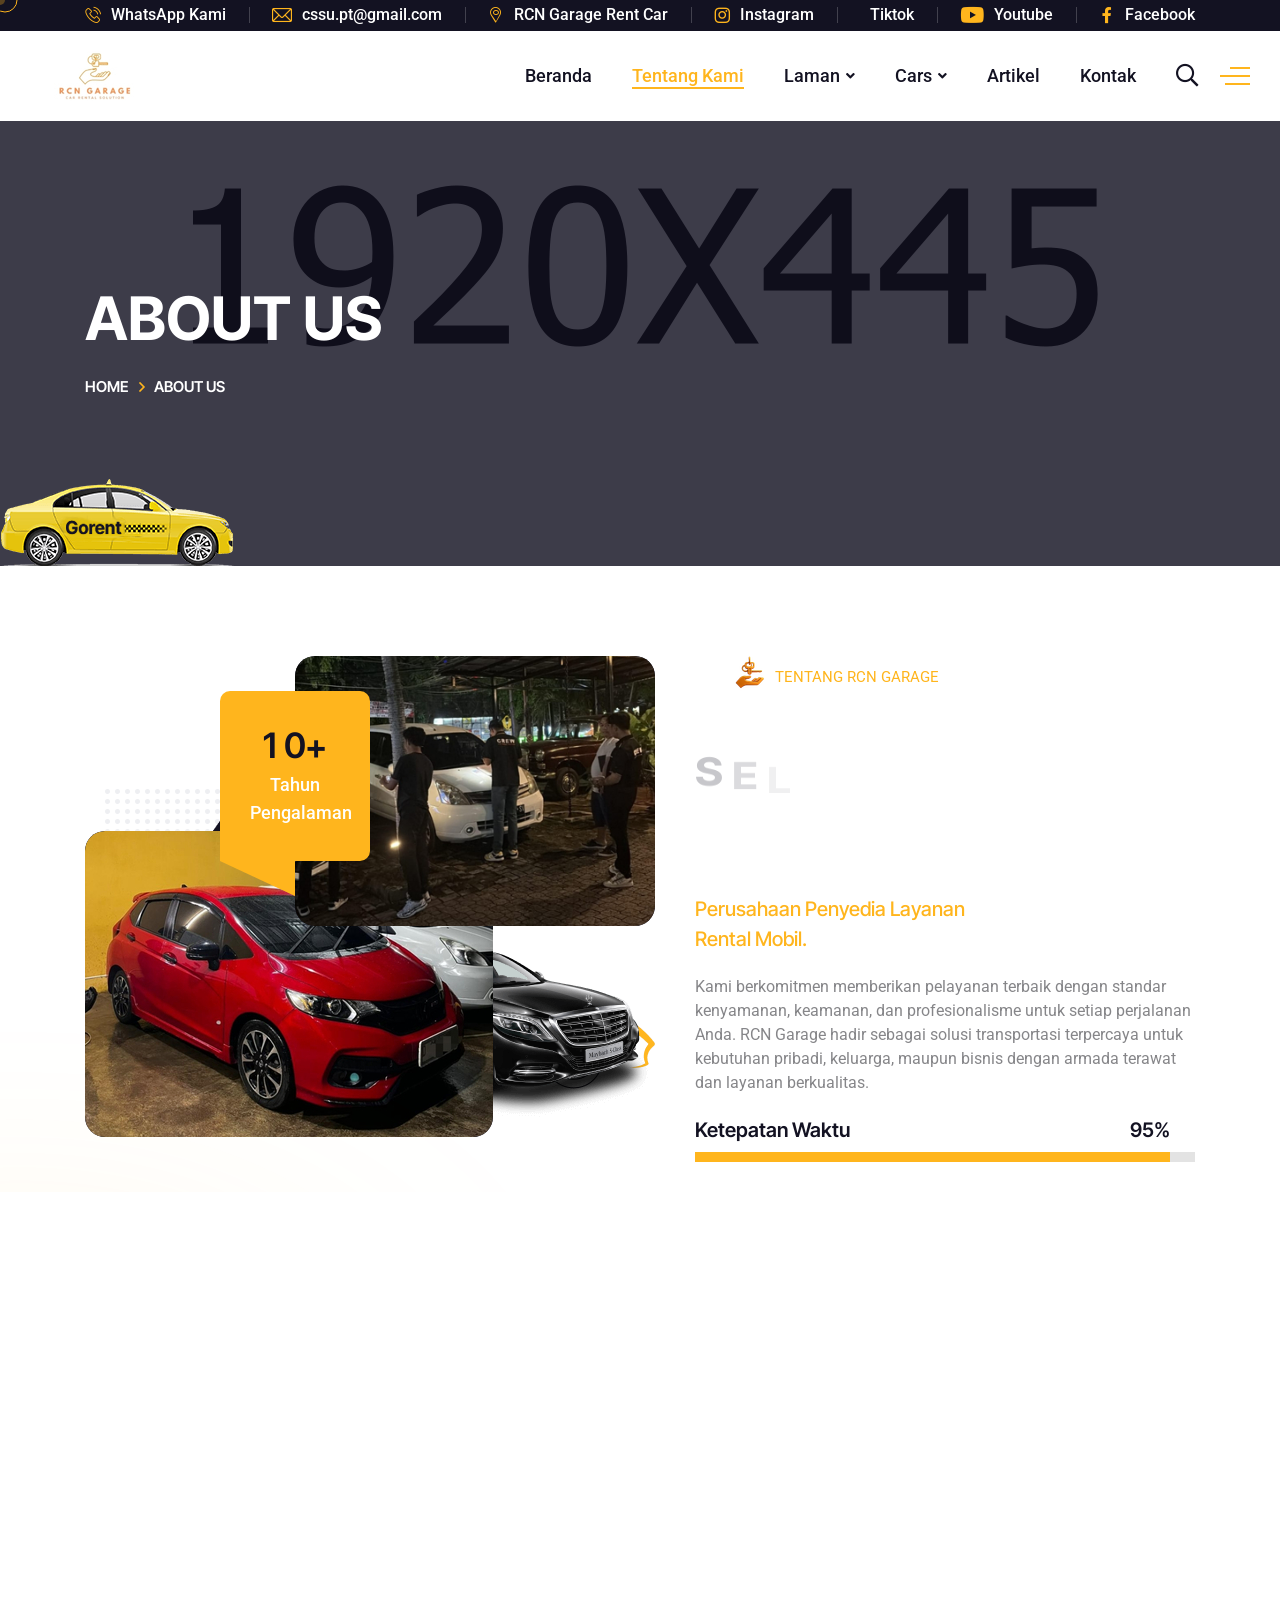
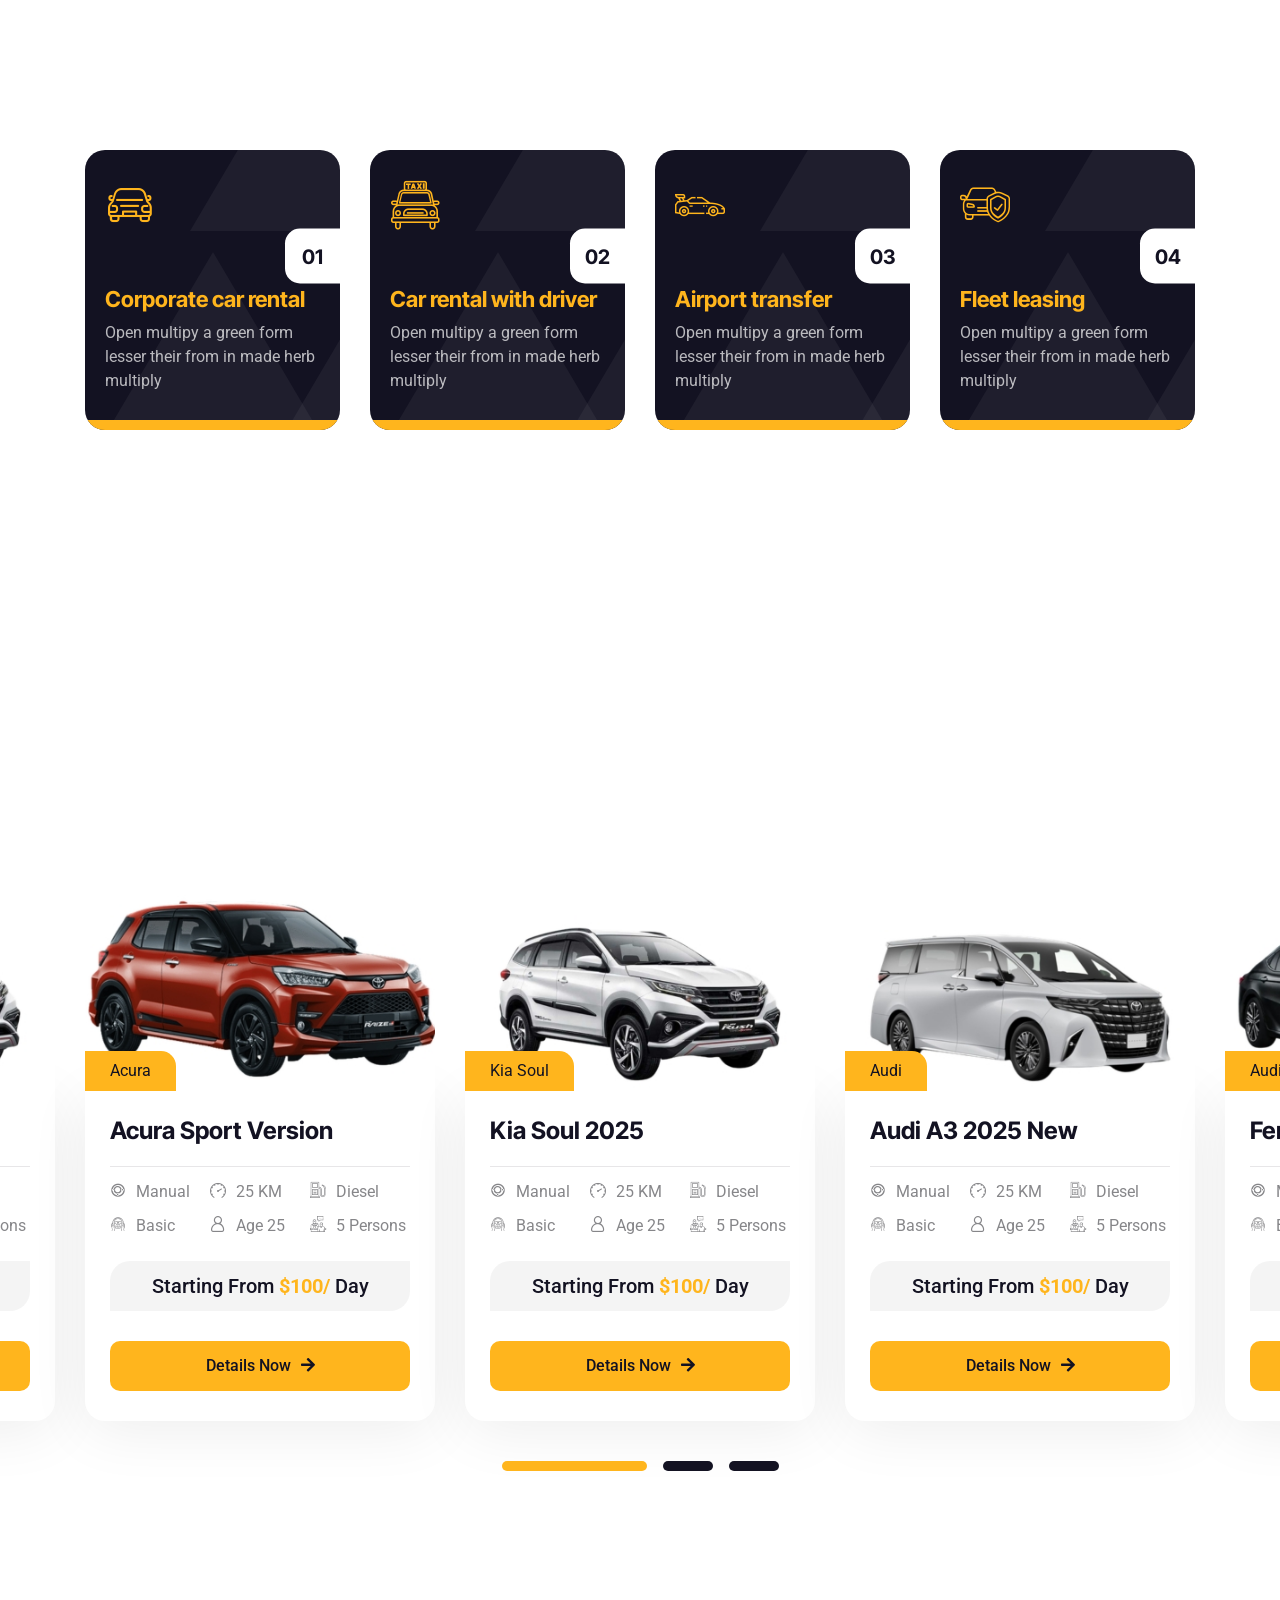
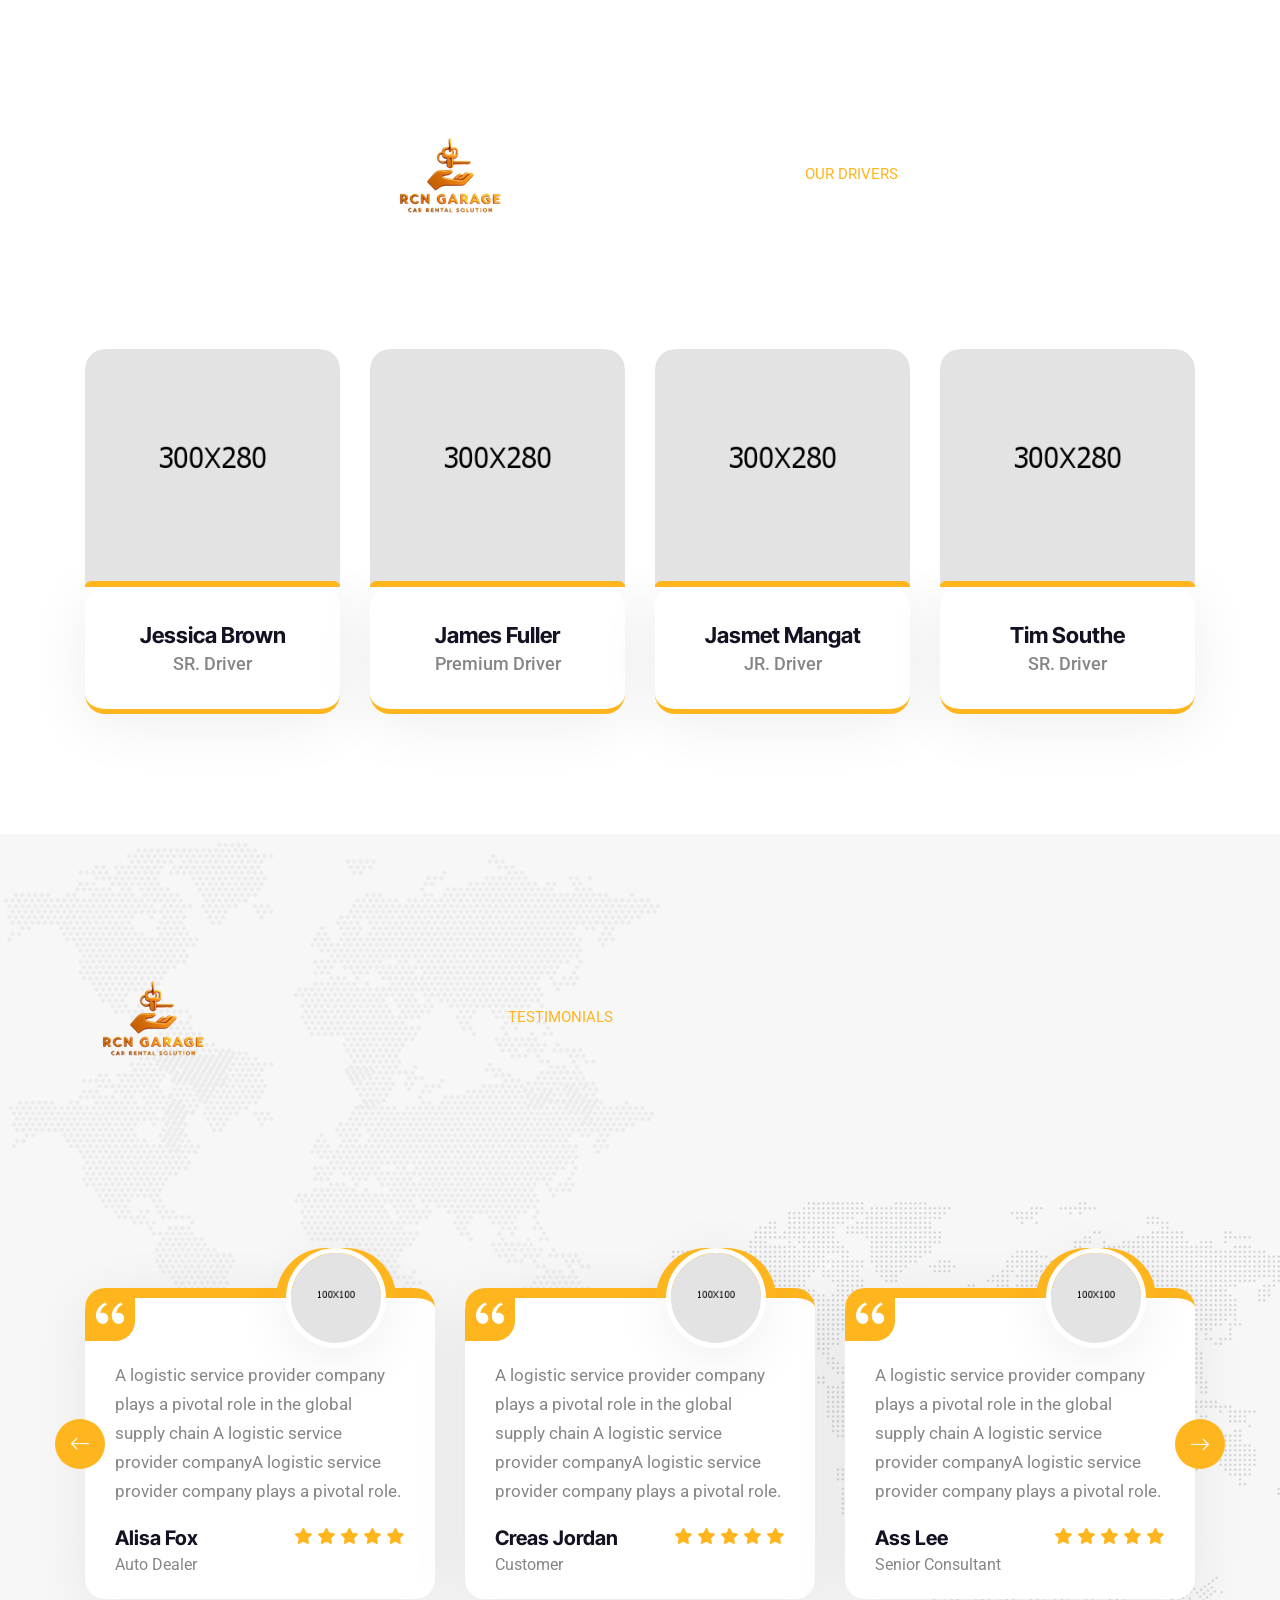
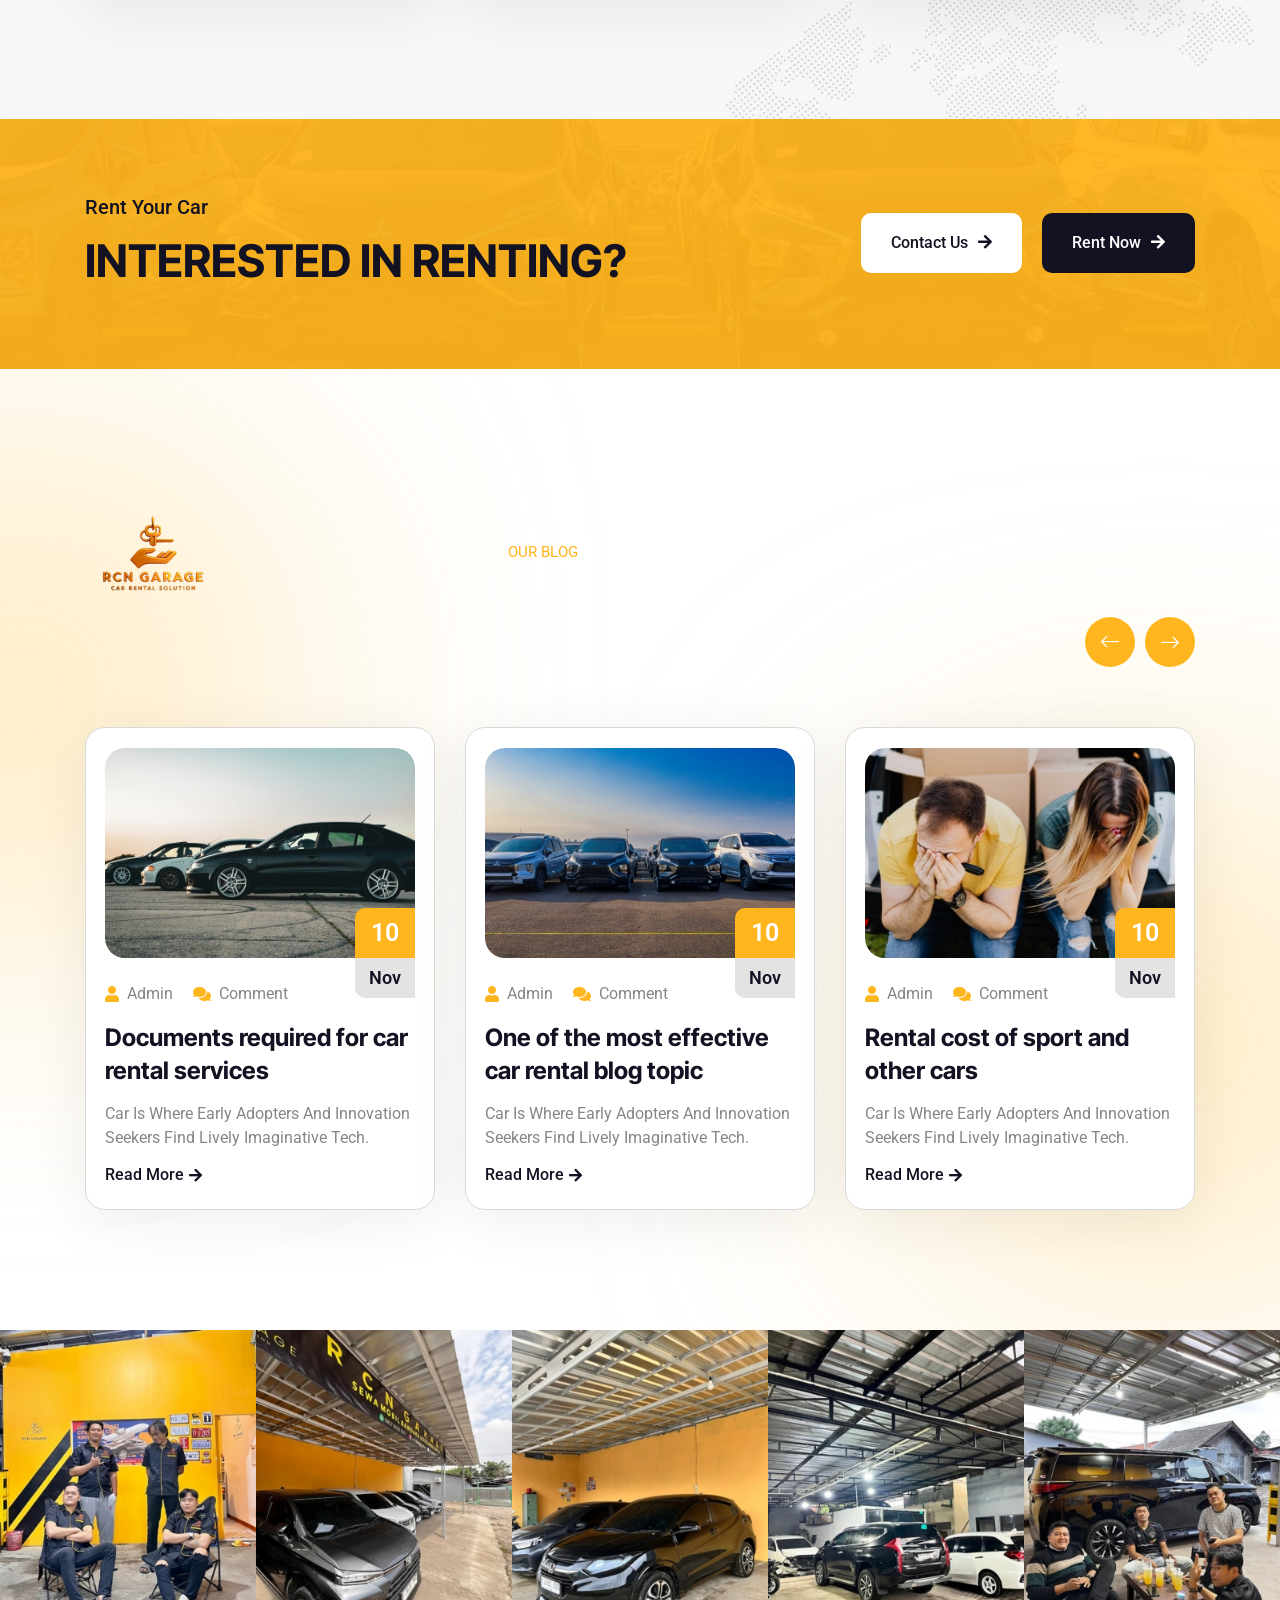
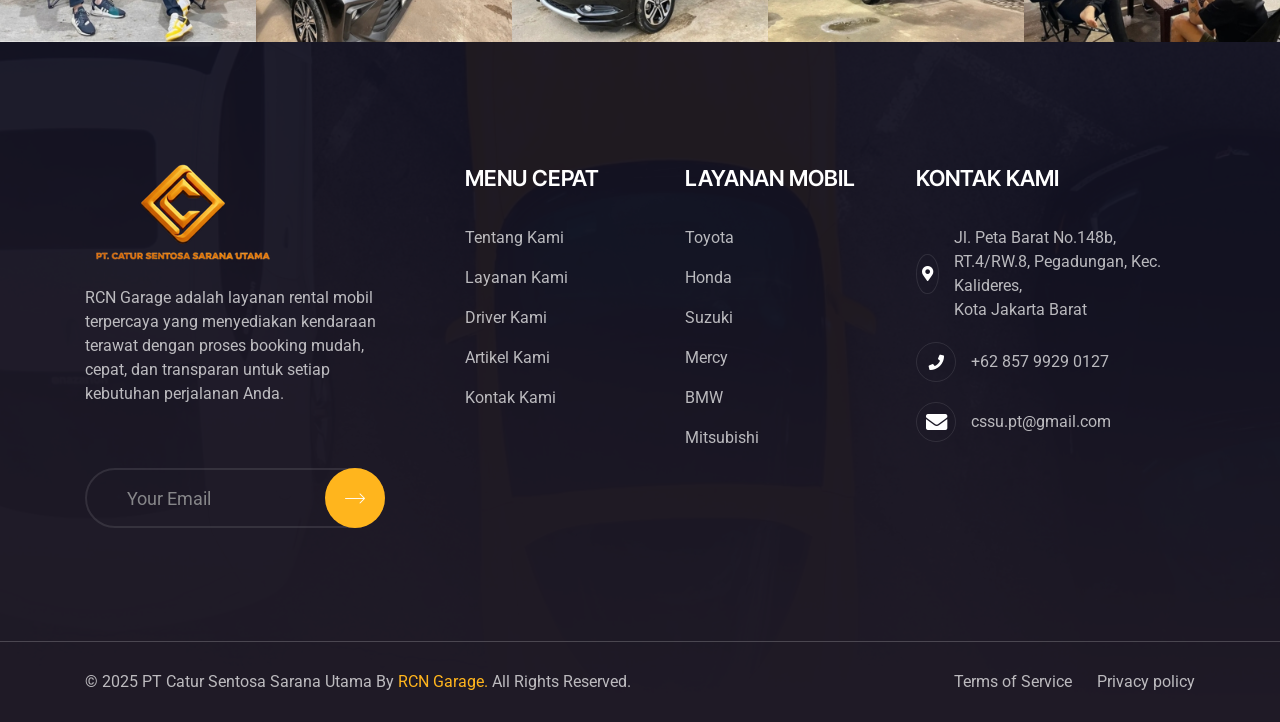
<file: about.html>
<!DOCTYPE html>
<html lang="en">

<head>
    <meta charset="UTF-8" />
    <meta name="viewport" content="width=device-width, initial-scale=1.0" />
    <title> Tentang Kami - RCN Garage - Sewa Mobil Bandara </title>
    <!-- favicons Icons -->
    <link rel="apple-touch-icon" sizes="180x180" href="assets/images/favicons/apple-touch-icon.png" />
    <link rel="icon" type="image/png" sizes="32x32" href="assets/images/favicons/rcnicon-48x48.png" />
    <link rel="icon" type="image/png" sizes="16x16" href="assets/images/favicons/rcnicon-48x48.png" />
    <link rel="manifest" href="assets/images/favicons/site.webmanifest" />
    <meta name="description" content="RCN Garage - Sewa Mobil Bandara " />

    <!-- fonts -->
    <link rel="preconnect" href="https://fonts.googleapis.com">
    <link rel="preconnect" href="https://fonts.gstatic.com" crossorigin>
    <link
        href="https://fonts.googleapis.com/css2?family=Roboto:ital,wght@0,100;0,300;0,400;0,500;0,700;0,900;1,100;1,300;1,400;1,500;1,700;1,900&display=swap"
        rel="stylesheet">


    <link
        href="https://fonts.googleapis.com/css2?family=Inter+Tight:ital,wght@0,100..900;1,100..900&family=Roboto:ital,wght@0,100;0,300;0,400;0,500;0,700;0,900;1,100;1,300;1,400;1,500;1,700;1,900&display=swap"
        rel="stylesheet">


    <link rel="stylesheet" href="assets/css/bootstrap.min.css" />
    <link rel="stylesheet" href="assets/css/animate.min.css" />
    <link rel="stylesheet" href="assets/css/custom-animate.css" />
    <link rel="stylesheet" href="assets/css/swiper.min.css" />
    <link rel="stylesheet" href="assets/css/font-awesome-all.css" />
    <link rel="stylesheet" href="assets/css/jarallax.css" />
    <link rel="stylesheet" href="assets/css/jquery.magnific-popup.css" />
    <link rel="stylesheet" href="assets/css/flaticon.css">
    <link rel="stylesheet" href="assets/css/owl.carousel.min.css" />
    <link rel="stylesheet" href="assets/css/owl.theme.default.min.css" />
    <link rel="stylesheet" href="assets/css/nice-select.css" />
    <link rel="stylesheet" href="assets/css/jquery-ui.css" />
    <link rel="stylesheet" href="assets/css/aos.css" />
    <link rel="stylesheet" href="assets/css/odometer.min.css" />
    <link rel="stylesheet" href="assets/css/timePicker.css" />


    <link rel="stylesheet" href="assets/css/module-css/slider.css" />
    <link rel="stylesheet" href="assets/css/module-css/footer.css" />
    <link rel="stylesheet" href="assets/css/module-css/sliding-text.css" />
    <link rel="stylesheet" href="assets/css/module-css/services.css" />
    <link rel="stylesheet" href="assets/css/module-css/about.css" />
    <link rel="stylesheet" href="assets/css/module-css/booking.css" />
    <link rel="stylesheet" href="assets/css/module-css/counter.css" />
    <link rel="stylesheet" href="assets/css/module-css/listing.css" />
    <link rel="stylesheet" href="assets/css/module-css/video.css" />
    <link rel="stylesheet" href="assets/css/module-css/pricing.css" />
    <link rel="stylesheet" href="assets/css/module-css/popular-car.css" />
    <link rel="stylesheet" href="assets/css/module-css/testimonial.css" />
    <link rel="stylesheet" href="assets/css/module-css/faq.css" />
    <link rel="stylesheet" href="assets/css/module-css/team.css" />
    <link rel="stylesheet" href="assets/css/module-css/call.css" />
    <link rel="stylesheet" href="assets/css/module-css/download-app.css" />
    <link rel="stylesheet" href="assets/css/module-css/brand.css" />
    <link rel="stylesheet" href="assets/css/module-css/blog.css" />
    <link rel="stylesheet" href="assets/css/module-css/lets-talk.css" />
    <link rel="stylesheet" href="assets/css/module-css/process.css" />
    <link rel="stylesheet" href="assets/css/module-css/why-choose.css" />
    <link rel="stylesheet" href="assets/css/module-css/gallery.css" />
    <link rel="stylesheet" href="assets/css/module-css/page-header.css" />

    <!-- template styles -->
    <link rel="stylesheet" href="assets/css/style.css" />
    <link rel="stylesheet" href="assets/css/responsive.css" />
</head>

<body class="custom-cursor">
    <div class="custom-cursor__cursor"></div>
    <div class="custom-cursor__cursor-two"></div>

    <!--Start Preloader-->
    <div class="loader js-preloader">
        <div></div>
        <div></div>
        <div></div>
    </div>
    <!--End Preloader-->







    <!-- Start sidebar widget content -->
    <div class="xs-sidebar-group info-group info-sidebar">
        <div class="xs-overlay xs-bg-black"></div>
        <div class="xs-sidebar-widget">
            <div class="sidebar-widget-container">
                <div class="widget-heading">
                    <a href="#" class="close-side-widget">X</a>
                </div>
                <div class="sidebar-textwidget">
                    <div class="sidebar-info-contents">
                        <div class="content-inner">
                            <div class="logo">
                                <a href="index.html"><img src="assets/images/resources/logo-2.png" alt="" /></a>
                            </div>
                            <div class="content-box">
                                <h4>About Us</h4>
                                <div class="inner-text">
                                    <p>Contrary to popular belief, Lorem Ipsum is not simply random text. It has
                                        roots in a piece of classical Latin literature from 45 BC, making it over
                                        2000 years old.
                                    </p>
                                </div>
                            </div>

                            <div class="form-inner">
                                <h4>Get a free quote</h4>
                                <form action="index.html" method="post">
                                    <div class="form-group">
                                        <input type="text" name="name" placeholder="Name" required="">
                                    </div>
                                    <div class="form-group">
                                        <input type="email" name="email" placeholder="Email" required="">
                                    </div>
                                    <div class="form-group">
                                        <textarea name="message" placeholder="Message..."></textarea>
                                    </div>
                                    <div class="form-group message-btn">
                                        <button type="submit" class="thm-btn form-inner__btn">Submit Now</button>
                                    </div>
                                </form>
                            </div>

                            <div class="sidebar-contact-info">
                                <h4>Contact Info</h4>
                                <ul class="list-unstyled">
                                    <li>
                                        <span class="icon-pin"></span> 88 broklyn street, New York
                                    </li>
                                    <li>
                                        <span class="icon-call"></span>
                                        <a href="tel:123456789">+1 555-9990-153</a>
                                    </li>
                                    <li>
                                        <span class="icon-envelope"></span>
                                        <a href="mailto:info@example.com">info@example.com</a>
                                    </li>
                                </ul>
                            </div>
                            <div class="thm-social-link1">
                                <ul class="social-box list-unstyled">
                                    <li>
                                        <a href="#"><i class="icon-facebook" aria-hidden="true"></i></a>
                                    </li>
                                    <li>
                                        <a href="#"><i class="icon-twitter" aria-hidden="true"></i></a>
                                    </li>
                                    <li>
                                        <a href="#"><i class="icon-linkedin" aria-hidden="true"></i></a>
                                    </li>
                                    <li>
                                        <a href="#"><i class="icon-dribble-big-logo" aria-hidden="true"></i></a>
                                    </li>
                                </ul>
                            </div>
                        </div>
                    </div>
                </div>
            </div>
        </div>
    </div>
    <!-- End sidebar widget content -->








    <div class="page-wrapper">
        <header class="main-header">
            <div class="main-menu__top">
                <div class="main-menu__top-inner">
                    <ul class="list-unstyled main-menu__contact-list">
                        <li>
                            <div class="icon">
                                <i class="icon-call-2"></i>
                            </div>
                            <div class="text">
                                <p><a href="https://wa.link/k7zpw3">WhatsApp Kami</a>
                                </p>
                            </div>
                        </li>
                        <li>
                            <div class="icon">
                                <i class="icon-envelope-2"></i>
                            </div>
                            <div class="text">
                                <p><a href="mailto:cssu.pt@gmail.com">cssu.pt@gmail.com</a>
                                </p>
                            </div>
                        </li>
                        <li>
                            <div class="icon">
                                <i class="icon-pin-2"></i>
                            </div>
                            <div class="text">
                                <p><a href="https://maps.app.goo.gl/P2rWZte9SFYVNruP8">RCN Garage Rent Car</p></a>
                            </div>
                        </li>
                        <li>
                            <div class="icon">
                                <i class="icon-instagram-1"></i>
                            </div>
                            <div class="text">
                                <p><a href="https://maps.app.goo.gl/P2rWZte9SFYVNruP8">Instagram</p></a>
                            </div>
                        </li>
                        <li>
                            <div class="icon">
                                <i class="bi bi-tiktok"></i>
                            </div>
                            <div class="text">
                                <p><a href="https://maps.app.goo.gl/P2rWZte9SFYVNruP8">Tiktok</p></a>
                            </div>
                        </li>
                        <li>
                            <div class="icon">
                                <i class="icon-youtube"></i>
                            </div>
                            <div class="text">
                                <p><a href="https://maps.app.goo.gl/P2rWZte9SFYVNruP8">Youtube</p></a>
                            </div>
                        </li>
                        <li>
                            <div class="icon">
                                <i class="icon-facebook"></i>
                            </div>
                            <div class="text">
                                <p><a href="https://maps.app.goo.gl/P2rWZte9SFYVNruP8">Facebook</p></a>
                            </div>
                        </li>
                    </ul>
                    <!-- 
<div class="main-menu__top-right">
    <div class="main-menu__top-login-reg-box">
        <a href="login.html">Login</a>
        <p>or</p>
        <a href="sign-up.html">Register</a>
    </div>
</div>
-->
                </div>
            </div>
    </div>
    <nav class="main-menu">
        <div class="main-menu__wrapper">
            <div class="main-menu__wrapper-inner">
                <div class="main-menu__left">
                    <div class="main-menu__logo">
                        <a href="index.html"><img src="assets/images/resources/logorcn-2.jpg" alt=""></a>
                    </div>
                </div>
                <div class="main-menu__middle-box">
                    <div class="main-menu__main-menu-box">
                        <a href="#" class="mobile-nav__toggler"><i class="fa fa-bars"></i></a>
                        <ul class="main-menu__list">
                            <li>
                                <a href="index.html">Beranda </a>

                            </li>
                            <li>
                                <a href="about.html">Tentang Kami</a>
                            </li>
                            <li class="dropdown">
                                <a href="#">Laman</a>
                                <ul class="shadow-box">
                                    <li><a href="services.html">Layanan</a></li>
                                    <li><a href="drivers.html">Driver Kami</a></li>
                                    <li><a href="driver-detail.html">Detail Driver</a></li>
                                    <li><a href="testimonial.html">Testimonial</a></li>
                                    <!-- <li><a href="pricing.html">Harga</a></li> -->
                                    <li><a href="faq.html">FAQs</a></li>
                                    <!-- <li><a href="404.html">404 Error</a></li>-->
                                </ul>
                            </li>
                            <li class="dropdown">
                                <a href="#">Cars</a>
                                <ul class="shadow-box">
                                    <li><a href="car-list-v-1.html">Toyota</a></li>
                                    <li><a href="car-list-v-2.html">Honda</a></li>
                                    <li><a href="car-list-v-3.html">Suzuki</a></li>
                                    <li><a href="car-list-v-4.html">Mercy</a></li>
                                    <li><a href="car-detail.html">Bwm</a></li>
                                    <li><a href="car-detail.html">Mitsubishi</a></li>
                                </ul>
                            </li>
                            <!-- <li class="dropdown">
                                        <a href="#">Shop</a>
                                        <ul class="shadow-box">
                                            <li><a href="products.html">Products</a></li>
                                            <li><a href="product-details.html">Product Details</a></li>
                                            <li><a href="cart.html">Cart</a></li>
                                            <li><a href="checkout.html">Checkout</a></li>
                                            <li><a href="wishlist.html">Wishlist</a></li>
                                            <li><a href="sign-up.html">Sign Up</a></li>
                                            <li><a href="login.html">Login</a></li>
                                        </ul>
                                    </li> -->
                            <li>
                                <a href="#">Artikel</a>
                            </li>
                            <li>
                                <a href="">Kontak</a>
                            </li>
                        </ul>
                    </div>
                    <div class="main-menu__search-cart-box">
                        <div class="main-menu__search-box">
                            <a href="#" class="main-menu__search search-toggler icon-search"></a>
                        </div>
                        <!-- <div class="main-menu__cart-box">
                                    <a href="cart.html" class="main-menu__cart">
                                        <span class="far fa-shopping-cart"></span>
                                        <span class="main-menu__cart-count">02</span>
                                    </a>
                                </div>
                            </div>
                        </div> -->
                        <div class="main-menu__right">
                            <div class="main-menu__call">
                                <div class="main-menu__call-icon">
                                    <i class="icon-call-3"></i>
                                </div>
                                <div class="main-menu__call-content">
                                    <p class="main-menu__call-sub-title">Hubungi Kapanpun</p>
                                    <h5 class="main-menu__call-number"><a href="https://wa.link/k7zpw3">+62 857 9929
                                            0127</a>
                                    </h5>
                                </div>
                            </div>
                            <div class="main-menu__nav-sidebar-icon">
                                <a class="navSidebar-button" href="#">
                                    <span class="icon-dots-menu-one"></span>
                                    <span class="icon-dots-menu-two"></span>
                                    <span class="icon-dots-menu-three"></span>
                                </a>
                            </div>
                        </div>
                    </div>
                </div>
    </nav>
    </header>

    <div class="stricky-header stricked-menu main-menu">
        <div class="sticky-header__content"></div><!-- /.sticky-header__content -->
    </div><!-- /.stricky-header -->


    <!--Page Header Start -->
    <section class="page-header">
        <div class="page-header__bg" style="background-image: url(assets/images/backgrounds/page-header-bg.jpg);">
        </div>
        <div class="page-header__shape-1" style="background-image: url(assets/images/shapes/page-header-shape-1.png);">
        </div>
        <div class="container">
            <div class="page-header__inner">
                <h3>About Us</h3>
                <div class="thm-breadcrumb__inner">
                    <ul class="thm-breadcrumb list-unstyled">
                        <li><a href="index.html">Home</a></li>
                        <li><span class="icon-arrow-left"></span></li>
                        <li>About Us</li>
                    </ul>
                </div>
            </div>
        </div>
    </section>
    <!--Page Header End -->

    <!-- About One Start -->
    <section class="about-one">
        <div class="container">
            <div class="row">
                <div class="col-xl-6">
                    <div class="about-one__left wow slideInLeft animated" data-wow-delay="100ms"
                        data-wow-duration="2500ms"
                        style="visibility: visible; animation-duration: 2500ms; animation-delay: 100ms; animation-name: slideInLeft;">
                        <div class="about-one__img-box">
                            <div class="about-one__img">
                                <img src="assets/images/resources/about-one-img-1.jpg" alt="">
                            </div>
                            <div class="about-one__shape-2 float-bob-y">
                                <img src="assets/images/shapes/about-one-shape-2.png" alt="">
                            </div>
                            <div class="about-one__shape-1">
                                <img src="assets/images/shapes/about-one-shape-1.png" alt="">
                            </div>
                            <div class="about-one__shape-4 float-bob-x">
                                <img src="assets/images/shapes/about-one-shape-4.png" alt="">
                            </div>
                            <div class="about-one__shape-3 float-bob-x">
                                <img src="assets/images/shapes/about-one-shape-3.png" alt="">
                            </div>
                            <div class="about-one__img-2">
                                <img src="assets/images/resources/about-one-img-2.jpg" alt="">
                            </div>
                            <div class="about-one__experience">
                                <div class="about-one__experience-count">
                                    <h3 class="odometer odometer-auto-theme" data-count="10">
                                        <div class="odometer-inside"><span class="odometer-digit"><span
                                                    class="odometer-digit-spacer">8</span><span
                                                    class="odometer-digit-inner"><span class="odometer-ribbon"><span
                                                            class="odometer-ribbon-inner"><span
                                                                class="odometer-value">1</span></span></span></span></span><span
                                                class="odometer-digit"><span class="odometer-digit-spacer">8</span><span
                                                    class="odometer-digit-inner"><span class="odometer-ribbon"><span
                                                            class="odometer-ribbon-inner"><span
                                                                class="odometer-value">0</span></span></span></span></span>
                                        </div>
                                    </h3>
                                    <span>+</span>
                                </div>
                                <p class="about-one__experience-text">Tahun <br>Pengalaman</p>
                            </div>
                        </div>
                    </div>
                </div>
                <div class="col-xl-6">
                    <div class="about-one__right">
                        <div class="section-title text-left sec-title-animation animation-style1">
                            <div class="section-title__tagline-box">
                                <div class="section-title__tagline-shape">
                                    <img src="assets/images/shapes/section-title-tagline-shape-3.png" alt="">
                                </div>
                                <span class="section-title__tagline">Tentang RCN Garage</span>
                            </div>
                            <h2 class="section-title__title title-animation" style="perspective: 400px;">
                                <div class="split-line" style="display: block; text-align: start; position: relative;">
                                    <div style="position:relative;display:inline-block;">
                                        <div
                                            style="position: relative; display: inline-block; transform: translate(0px, 0px); opacity: 1;">
                                            S</div>
                                        <div
                                            style="position: relative; display: inline-block; transform: translate(0px, 0px); opacity: 1;">
                                            e</div>
                                        <div
                                            style="position: relative; display: inline-block; transform: translate(0px, 0px); opacity: 1;">
                                            l</div>
                                        <div
                                            style="position: relative; display: inline-block; transform: translate(0px, 0px); opacity: 1;">
                                            a</div>
                                        <div
                                            style="position: relative; display: inline-block; transform: translate(0px, 0px); opacity: 1;">
                                            m</div>
                                        <div
                                            style="position: relative; display: inline-block; transform: translate(0px, 0px); opacity: 1;">
                                            a</div>
                                        <div
                                            style="position: relative; display: inline-block; transform: translate(0px, 0px); opacity: 1;">
                                            t</div>
                                    </div>
                                    <div style="position:relative;display:inline-block;">
                                        <div
                                            style="position: relative; display: inline-block; transform: translate(0px, 0px); opacity: 1;">
                                            D</div>
                                        <div
                                            style="position: relative; display: inline-block; transform: translate(0px, 0px); opacity: 1;">
                                            a</div>
                                        <div
                                            style="position: relative; display: inline-block; transform: translate(0px, 0px); opacity: 1;">
                                            t</div>
                                        <div
                                            style="position: relative; display: inline-block; transform: translate(0px, 0px); opacity: 1;">
                                            a</div>
                                        <div
                                            style="position: relative; display: inline-block; transform: translate(0px, 0px); opacity: 1;">
                                            n</div>
                                        <div
                                            style="position: relative; display: inline-block; transform: translate(0px, 0px); opacity: 1;">
                                            g</div>
                                    </div>
                                    <div style="position:relative;display:inline-block;">
                                        <div
                                            style="position: relative; display: inline-block; transform: translate(0px, 0px); opacity: 1;">
                                            d</div>
                                        <div
                                            style="position: relative; display: inline-block; transform: translate(0px, 0px); opacity: 1;">
                                            i</div>
                                    </div>
                                </div>
                                <div class="split-line" style="display: block; text-align: start; position: relative;">
                                    <div style="position:relative;display:inline-block;">
                                        <div
                                            style="position: relative; display: inline-block; transform: translate(0px, 0px); opacity: 1;">
                                            R</div>
                                        <div
                                            style="position: relative; display: inline-block; transform: translate(0px, 0px); opacity: 1;">
                                            C</div>
                                        <div
                                            style="position: relative; display: inline-block; transform: translate(0px, 0px); opacity: 1;">
                                            N</div>
                                    </div>
                                    <div style="position:relative;display:inline-block;">
                                        <div
                                            style="position: relative; display: inline-block; transform: translate(0px, 0px); opacity: 1;">
                                            G</div>
                                        <div
                                            style="position: relative; display: inline-block; transform: translate(0px, 0px); opacity: 1;">
                                            a</div>
                                        <div
                                            style="position: relative; display: inline-block; transform: translate(0px, 0px); opacity: 1;">
                                            r</div>
                                        <div
                                            style="position: relative; display: inline-block; transform: translate(0px, 0px); opacity: 1;">
                                            a</div>
                                        <div
                                            style="position: relative; display: inline-block; transform: translate(0px, 0px); opacity: 1;">
                                            g</div>
                                        <div
                                            style="position: relative; display: inline-block; transform: translate(0px, 0px); opacity: 1;">
                                            e</div>
                                    </div>
                                </div>
                            </h2>
                        </div>
                        <p class="about-one__text-1">Perusahaan Penyedia Layanan <br> Rental Mobil.
                        </p>
                        <p class="about-one__text-2">Kami berkomitmen memberikan pelayanan terbaik dengan standar
                            kenyamanan, keamanan, dan profesionalisme untuk setiap perjalanan Anda.
                            RCN Garage hadir sebagai solusi transportasi terpercaya untuk kebutuhan pribadi,
                            keluarga, maupun bisnis dengan armada terawat dan layanan berkualitas.</p>
                        <ul class="about-one__progress-box list-unstyled">
                            <li>
                                <div class="about-one__progress">
                                    <h4 class="about-one__progress-title">Ketepatan Waktu</h4>
                                    <div class="bar">
                                        <div class="bar-inner count-bar counted" data-percent="95%" style="width: 95%;">
                                            <div class="count-text">95%</div>
                                        </div>
                                    </div>
                                </div>
                            </li>
                            <li>
                                <div class="about-one__progress">
                                    <h4 class="about-one__progress-title">Pengalaman Pengemudi</h4>
                                    <div class="bar">
                                        <div class="bar-inner count-bar counted" data-percent="90%" style="width: 90%;">
                                            <div class="count-text">90%</div>
                                        </div>
                                    </div>
                                </div>
                            </li>
                        </ul>
                        <div class="about-one__btn-box-and-call-box">
                            <div class="about-one__btn-box">
                                <a href="https://wa.link/k7zpw3" class="about-one__btn thm-btn">WhatsApp Kami<span
                                        class="fas fa-arrow-right"></span></a>
                            </div>
                            <div class="about-one__call-box">
                                <div class="about-one__call-box-icon">
                                    <span class="icon-call-2"></span>
                                </div>
                                <div class="about-one__call-box-content">
                                    <p>Hubungi Kapan Pun</p>
                                    <h4><a href="https://wa.link/k7zpw3">+62 857 9929 0127</a></h4>
                                </div>
                            </div>
                        </div>
                    </div>
                </div>
            </div>
        </div>
    </section>
    <!-- About One End -->

    <!-- Services One Start -->
    <section class="services-one">
        <div class="services-one__shape-1"></div>
        <div class="services-one__shape-2"></div>
        <div class="container">
            <div class="section-title text-center sec-title-animation animation-style1">
                <div class="section-title__tagline-box justify-content-center">
                    <div class="section-title__tagline-shape">
                        <img src="assets/images/shapes/section-title-tagline-shape-1.png" alt="">
                    </div>
                    <span class="section-title__tagline">What We’re Offering</span>
                </div>
                <h2 class="section-title__title title-animation">Services We’re Provding <br> to Customers</h2>
            </div>
            <div class="row">
                <!--Services One Single Start-->
                <div class="col-xl-3 col-lg-6 col-md-6 wow fadeInLeft" data-wow-delay="100ms"
                    data-wow-duration="1500ms">
                    <div class="services-one__single">
                        <div class="services-one__single-shape-1"></div>
                        <div class="services-one__single-shape-2"></div>
                        <div class="services-one__single-shape-3"></div>
                        <div class="services-one__count"></div>
                        <div class="services-one__icon">
                            <span class="icon-car"></span>
                        </div>
                        <h3 class="services-one__title"><a href="services.html">Corporate car rental</a>
                        </h3>
                        <p class="services-one__text">Open multipy a green form lesser their from in made herb
                            multiply</p>
                    </div>
                </div>
                <!--Services One Single End-->
                <!--Services One Single Start-->
                <div class="col-xl-3 col-lg-6 col-md-6 wow fadeInLeft" data-wow-delay="300ms"
                    data-wow-duration="1500ms">
                    <div class="services-one__single">
                        <div class="services-one__single-shape-1"></div>
                        <div class="services-one__single-shape-2"></div>
                        <div class="services-one__single-shape-3"></div>
                        <div class="services-one__count"></div>
                        <div class="services-one__icon">
                            <span class="icon-taxi"></span>
                        </div>
                        <h3 class="services-one__title"><a href="services.html">Car rental with driver</a>
                        </h3>
                        <p class="services-one__text">Open multipy a green form lesser their from in made herb
                            multiply</p>
                    </div>
                </div>
                <!--Services One Single End-->
                <!--Services One Single Start-->
                <div class="col-xl-3 col-lg-6 col-md-6 wow fadeInRight" data-wow-delay="500ms"
                    data-wow-duration="1500ms">
                    <div class="services-one__single">
                        <div class="services-one__single-shape-1"></div>
                        <div class="services-one__single-shape-2"></div>
                        <div class="services-one__single-shape-3"></div>
                        <div class="services-one__count"></div>
                        <div class="services-one__icon">
                            <span class="icon-sport-car-1"></span>
                        </div>
                        <h3 class="services-one__title"><a href="services.html">Airport transfer</a></h3>
                        <p class="services-one__text">Open multipy a green form lesser their from in made herb
                            multiply</p>
                    </div>
                </div>
                <!--Services One Single End-->
                <!--Services One Single Start-->
                <div class="col-xl-3 col-lg-6 col-md-6 wow fadeInRight" data-wow-delay="700ms"
                    data-wow-duration="1500ms">
                    <div class="services-one__single">
                        <div class="services-one__single-shape-1"></div>
                        <div class="services-one__single-shape-2"></div>
                        <div class="services-one__single-shape-3"></div>
                        <div class="services-one__count"></div>
                        <div class="services-one__icon">
                            <span class="icon-car-insurance"></span>
                        </div>
                        <h3 class="services-one__title"><a href="services.html">Fleet leasing</a></h3>
                        <p class="services-one__text">Open multipy a green form lesser their from in made herb
                            multiply</p>
                    </div>
                </div>
                <!--Services One Single End-->
            </div>
        </div>
    </section>
    <!-- Services One End -->

    <!-- Booking One Start -->

    <!-- Booking One End -->

    <!-- Listing One Start -->
    <section class="listing-one">
        <div class="container">
            <div class="section-title text-center sec-title-animation animation-style1">
                <div class="section-title__tagline-box justify-content-center">
                    <div class="section-title__tagline-shape">
                        <img src="assets/images/shapes/section-title-tagline-shape-1.png" alt="">
                    </div>
                    <span class="section-title__tagline">Checkout our new cars</span>
                </div>
                <h2 class="section-title__title title-animation">Explore Most Popular Cars</h2>
            </div>
            <div class="listing-one__tab-box listing-one-tabs-box">
                <ul class="listing-one-tab-buttons listing-one-tab-btns clearfix list-unstyled">
                    <li data-tab="#tesla" class="p-tab-btn active-btn"><span>Tesla</span></li>
                    <li data-tab="#honda" class="p-tab-btn"><span>Honda</span></li>
                    <li data-tab="#audi" class="p-tab-btn"><span>Audi</span></li>
                    <li data-tab="#mazda" class="p-tab-btn"><span>Mazda</span></li>
                    <li data-tab="#toyota" class="p-tab-btn"><span>Toyota</span></li>
                    <li data-tab="#acura" class="p-tab-btn"><span>Acura</span></li>
                </ul>
                <div class="p-tabs-content">
                    <!--tab-->
                    <div class="p-tab active-tab" id="tesla">
                        <div class="listing-one__inner">
                            <div class="listing-one__carousel owl-carousel owl-theme">
                                <!-- Listing One Single Start -->
                                <div class="item">
                                    <div class="listing-one__single">
                                        <div class="listing-one__img">
                                            <img src="assets/images/listing/listing-1-1.jpg" alt="">
                                            <div class="listing-one__brand-name">
                                                <p>Acura</p>
                                            </div>
                                        </div>
                                        <div class="listing-one__content">
                                            <h3 class="listing-one__title"><a href="listing-single.html">Acura
                                                    Sport Version</a></h3>
                                            <div class="listing-one__meta-box-info">
                                                <ul class="list-unstyled listing-one__meta">
                                                    <li>
                                                        <div class="icon">
                                                            <span class="icon-manual"></span>
                                                        </div>
                                                        <div class="text">
                                                            <p>Manual</p>
                                                        </div>
                                                    </li>
                                                    <li>
                                                        <div class="icon">
                                                            <span class="icon-mileage"></span>
                                                        </div>
                                                        <div class="text">
                                                            <p>25 KM</p>
                                                        </div>
                                                    </li>
                                                    <li>
                                                        <div class="icon">
                                                            <span class="icon-fuel-type"></span>
                                                        </div>
                                                        <div class="text">
                                                            <p>Diesel</p>
                                                        </div>
                                                    </li>
                                                </ul>
                                                <ul class="list-unstyled listing-one__meta listing-one__meta--two">
                                                    <li>
                                                        <div class="icon">
                                                            <span class="icon-test-drive"></span>
                                                        </div>
                                                        <div class="text">
                                                            <p>Basic</p>
                                                        </div>
                                                    </li>
                                                    <li>
                                                        <div class="icon">
                                                            <span class="icon-avatar"></span>
                                                        </div>
                                                        <div class="text">
                                                            <p>Age 25</p>
                                                        </div>
                                                    </li>
                                                    <li>
                                                        <div class="icon">
                                                            <span class="icon-in-person"></span>
                                                        </div>
                                                        <div class="text">
                                                            <p>5 Persons</p>
                                                        </div>
                                                    </li>
                                                </ul>
                                            </div>
                                            <div class="listing-one__car-rent-box">
                                                <p class="listing-one__car-rent">Starting From
                                                    <span>$100/</span> Day
                                                </p>
                                            </div>
                                            <div class="listing-one__btn-box">
                                                <a href="listing-single.html" class="thm-btn">Details Now<span
                                                        class="fas fa-arrow-right"></span></a>
                                            </div>
                                        </div>
                                    </div>
                                </div>
                                <!-- Listing One Single End -->
                                <!-- Listing One Single Start -->
                                <div class="item">
                                    <div class="listing-one__single">
                                        <div class="listing-one__img">
                                            <img src="assets/images/listing/listing-1-2.jpg" alt="">
                                            <div class="listing-one__brand-name">
                                                <p>Kia Soul</p>
                                            </div>
                                        </div>
                                        <div class="listing-one__content">
                                            <h3 class="listing-one__title"><a href="listing-single.html">Kia Soul
                                                    2025</a></h3>
                                            <div class="listing-one__meta-box-info">
                                                <ul class="list-unstyled listing-one__meta">
                                                    <li>
                                                        <div class="icon">
                                                            <span class="icon-manual"></span>
                                                        </div>
                                                        <div class="text">
                                                            <p>Manual</p>
                                                        </div>
                                                    </li>
                                                    <li>
                                                        <div class="icon">
                                                            <span class="icon-mileage"></span>
                                                        </div>
                                                        <div class="text">
                                                            <p>25 KM</p>
                                                        </div>
                                                    </li>
                                                    <li>
                                                        <div class="icon">
                                                            <span class="icon-fuel-type"></span>
                                                        </div>
                                                        <div class="text">
                                                            <p>Diesel</p>
                                                        </div>
                                                    </li>
                                                </ul>
                                                <ul class="list-unstyled listing-one__meta listing-one__meta--two">
                                                    <li>
                                                        <div class="icon">
                                                            <span class="icon-test-drive"></span>
                                                        </div>
                                                        <div class="text">
                                                            <p>Basic</p>
                                                        </div>
                                                    </li>
                                                    <li>
                                                        <div class="icon">
                                                            <span class="icon-avatar"></span>
                                                        </div>
                                                        <div class="text">
                                                            <p>Age 25</p>
                                                        </div>
                                                    </li>
                                                    <li>
                                                        <div class="icon">
                                                            <span class="icon-in-person"></span>
                                                        </div>
                                                        <div class="text">
                                                            <p>5 Persons</p>
                                                        </div>
                                                    </li>
                                                </ul>
                                            </div>
                                            <div class="listing-one__car-rent-box">
                                                <p class="listing-one__car-rent">Starting From
                                                    <span>$100/</span> Day
                                                </p>
                                            </div>
                                            <div class="listing-one__btn-box">
                                                <a href="listing-single.html" class="thm-btn">Details Now<span
                                                        class="fas fa-arrow-right"></span></a>
                                            </div>
                                        </div>
                                    </div>
                                </div>
                                <!-- Listing One Single End -->
                                <!-- Listing One Single Start -->
                                <div class="item">
                                    <div class="listing-one__single">
                                        <div class="listing-one__img">
                                            <img src="assets/images/listing/listing-1-3.jpg" alt="">
                                            <div class="listing-one__brand-name">
                                                <p>Audi</p>
                                            </div>
                                        </div>
                                        <div class="listing-one__content">
                                            <h3 class="listing-one__title"><a href="listing-single.html">Audi A3
                                                    2025 New</a></h3>
                                            <div class="listing-one__meta-box-info">
                                                <ul class="list-unstyled listing-one__meta">
                                                    <li>
                                                        <div class="icon">
                                                            <span class="icon-manual"></span>
                                                        </div>
                                                        <div class="text">
                                                            <p>Manual</p>
                                                        </div>
                                                    </li>
                                                    <li>
                                                        <div class="icon">
                                                            <span class="icon-mileage"></span>
                                                        </div>
                                                        <div class="text">
                                                            <p>25 KM</p>
                                                        </div>
                                                    </li>
                                                    <li>
                                                        <div class="icon">
                                                            <span class="icon-fuel-type"></span>
                                                        </div>
                                                        <div class="text">
                                                            <p>Diesel</p>
                                                        </div>
                                                    </li>
                                                </ul>
                                                <ul class="list-unstyled listing-one__meta listing-one__meta--two">
                                                    <li>
                                                        <div class="icon">
                                                            <span class="icon-test-drive"></span>
                                                        </div>
                                                        <div class="text">
                                                            <p>Basic</p>
                                                        </div>
                                                    </li>
                                                    <li>
                                                        <div class="icon">
                                                            <span class="icon-avatar"></span>
                                                        </div>
                                                        <div class="text">
                                                            <p>Age 25</p>
                                                        </div>
                                                    </li>
                                                    <li>
                                                        <div class="icon">
                                                            <span class="icon-in-person"></span>
                                                        </div>
                                                        <div class="text">
                                                            <p>5 Persons</p>
                                                        </div>
                                                    </li>
                                                </ul>
                                            </div>
                                            <div class="listing-one__car-rent-box">
                                                <p class="listing-one__car-rent">Starting From
                                                    <span>$100/</span> Day
                                                </p>
                                            </div>
                                            <div class="listing-one__btn-box">
                                                <a href="listing-single.html" class="thm-btn">Details Now<span
                                                        class="fas fa-arrow-right"></span></a>
                                            </div>
                                        </div>
                                    </div>
                                </div>
                                <!-- Listing One Single End -->
                                <!-- Listing One Single Start -->
                                <div class="item">
                                    <div class="listing-one__single">
                                        <div class="listing-one__img">
                                            <img src="assets/images/listing/listing-1-4.jpg" alt="">
                                            <div class="listing-one__brand-name">
                                                <p>Audi</p>
                                            </div>
                                        </div>
                                        <div class="listing-one__content">
                                            <h3 class="listing-one__title"><a href="listing-single.html">Ferrari
                                                    458 MM Speciale</a></h3>
                                            <div class="listing-one__meta-box-info">
                                                <ul class="list-unstyled listing-one__meta">
                                                    <li>
                                                        <div class="icon">
                                                            <span class="icon-manual"></span>
                                                        </div>
                                                        <div class="text">
                                                            <p>Manual</p>
                                                        </div>
                                                    </li>
                                                    <li>
                                                        <div class="icon">
                                                            <span class="icon-mileage"></span>
                                                        </div>
                                                        <div class="text">
                                                            <p>25 KM</p>
                                                        </div>
                                                    </li>
                                                    <li>
                                                        <div class="icon">
                                                            <span class="icon-fuel-type"></span>
                                                        </div>
                                                        <div class="text">
                                                            <p>Diesel</p>
                                                        </div>
                                                    </li>
                                                </ul>
                                                <ul class="list-unstyled listing-one__meta listing-one__meta--two">
                                                    <li>
                                                        <div class="icon">
                                                            <span class="icon-test-drive"></span>
                                                        </div>
                                                        <div class="text">
                                                            <p>Basic</p>
                                                        </div>
                                                    </li>
                                                    <li>
                                                        <div class="icon">
                                                            <span class="icon-avatar"></span>
                                                        </div>
                                                        <div class="text">
                                                            <p>Age 25</p>
                                                        </div>
                                                    </li>
                                                    <li>
                                                        <div class="icon">
                                                            <span class="icon-in-person"></span>
                                                        </div>
                                                        <div class="text">
                                                            <p>5 Persons</p>
                                                        </div>
                                                    </li>
                                                </ul>
                                            </div>
                                            <div class="listing-one__car-rent-box">
                                                <p class="listing-one__car-rent">Starting From
                                                    <span>$100/</span> Day
                                                </p>
                                            </div>
                                            <div class="listing-one__btn-box">
                                                <a href="listing-single.html" class="thm-btn">Details Now<span
                                                        class="fas fa-arrow-right"></span></a>
                                            </div>
                                        </div>
                                    </div>
                                </div>
                                <!-- Listing One Single End -->
                                <!-- Listing One Single Start -->
                                <div class="item">
                                    <div class="listing-one__single">
                                        <div class="listing-one__img">
                                            <img src="assets/images/listing/listing-1-5.jpg" alt="">
                                            <div class="listing-one__brand-name">
                                                <p>Acura</p>
                                            </div>
                                        </div>
                                        <div class="listing-one__content">
                                            <h3 class="listing-one__title"><a href="listing-single.html">Audi Sport
                                                    Version</a></h3>
                                            <div class="listing-one__meta-box-info">
                                                <ul class="list-unstyled listing-one__meta">
                                                    <li>
                                                        <div class="icon">
                                                            <span class="icon-manual"></span>
                                                        </div>
                                                        <div class="text">
                                                            <p>Manual</p>
                                                        </div>
                                                    </li>
                                                    <li>
                                                        <div class="icon">
                                                            <span class="icon-mileage"></span>
                                                        </div>
                                                        <div class="text">
                                                            <p>25 KM</p>
                                                        </div>
                                                    </li>
                                                    <li>
                                                        <div class="icon">
                                                            <span class="icon-fuel-type"></span>
                                                        </div>
                                                        <div class="text">
                                                            <p>Diesel</p>
                                                        </div>
                                                    </li>
                                                </ul>
                                                <ul class="list-unstyled listing-one__meta listing-one__meta--two">
                                                    <li>
                                                        <div class="icon">
                                                            <span class="icon-test-drive"></span>
                                                        </div>
                                                        <div class="text">
                                                            <p>Basic</p>
                                                        </div>
                                                    </li>
                                                    <li>
                                                        <div class="icon">
                                                            <span class="icon-avatar"></span>
                                                        </div>
                                                        <div class="text">
                                                            <p>Age 25</p>
                                                        </div>
                                                    </li>
                                                    <li>
                                                        <div class="icon">
                                                            <span class="icon-in-person"></span>
                                                        </div>
                                                        <div class="text">
                                                            <p>5 Persons</p>
                                                        </div>
                                                    </li>
                                                </ul>
                                            </div>
                                            <div class="listing-one__car-rent-box">
                                                <p class="listing-one__car-rent">Starting From
                                                    <span>$100/</span> Day
                                                </p>
                                            </div>
                                            <div class="listing-one__btn-box">
                                                <a href="listing-single.html" class="thm-btn">Details Now<span
                                                        class="fas fa-arrow-right"></span></a>
                                            </div>
                                        </div>
                                    </div>
                                </div>
                                <!-- Listing One Single End -->
                                <!-- Listing One Single Start -->
                                <div class="item">
                                    <div class="listing-one__single">
                                        <div class="listing-one__img">
                                            <img src="assets/images/listing/listing-1-6.jpg" alt="">
                                            <div class="listing-one__brand-name">
                                                <p>Toyota</p>
                                            </div>
                                        </div>
                                        <div class="listing-one__content">
                                            <h3 class="listing-one__title"><a href="listing-single.html">Toyota
                                                    Tacoma 4WD</a></h3>
                                            <div class="listing-one__meta-box-info">
                                                <ul class="list-unstyled listing-one__meta">
                                                    <li>
                                                        <div class="icon">
                                                            <span class="icon-manual"></span>
                                                        </div>
                                                        <div class="text">
                                                            <p>Manual</p>
                                                        </div>
                                                    </li>
                                                    <li>
                                                        <div class="icon">
                                                            <span class="icon-mileage"></span>
                                                        </div>
                                                        <div class="text">
                                                            <p>25 KM</p>
                                                        </div>
                                                    </li>
                                                    <li>
                                                        <div class="icon">
                                                            <span class="icon-fuel-type"></span>
                                                        </div>
                                                        <div class="text">
                                                            <p>Diesel</p>
                                                        </div>
                                                    </li>
                                                </ul>
                                                <ul class="list-unstyled listing-one__meta listing-one__meta--two">
                                                    <li>
                                                        <div class="icon">
                                                            <span class="icon-test-drive"></span>
                                                        </div>
                                                        <div class="text">
                                                            <p>Basic</p>
                                                        </div>
                                                    </li>
                                                    <li>
                                                        <div class="icon">
                                                            <span class="icon-avatar"></span>
                                                        </div>
                                                        <div class="text">
                                                            <p>Age 25</p>
                                                        </div>
                                                    </li>
                                                    <li>
                                                        <div class="icon">
                                                            <span class="icon-in-person"></span>
                                                        </div>
                                                        <div class="text">
                                                            <p>5 Persons</p>
                                                        </div>
                                                    </li>
                                                </ul>
                                            </div>
                                            <div class="listing-one__car-rent-box">
                                                <p class="listing-one__car-rent">Starting From
                                                    <span>$100/</span> Day
                                                </p>
                                            </div>
                                            <div class="listing-one__btn-box">
                                                <a href="listing-single.html" class="thm-btn">Details Now<span
                                                        class="fas fa-arrow-right"></span></a>
                                            </div>
                                        </div>
                                    </div>
                                </div>
                                <!-- Listing One Single End -->
                                <!-- Listing One Single Start -->
                                <div class="item">
                                    <div class="listing-one__single">
                                        <div class="listing-one__img">
                                            <img src="assets/images/listing/listing-1-2.jpg" alt="">
                                            <div class="listing-one__brand-name">
                                                <p>Honda</p>
                                            </div>
                                        </div>
                                        <div class="listing-one__content">
                                            <h3 class="listing-one__title"><a href="listing-single.html">Kia Soul
                                                    2025</a></h3>
                                            <div class="listing-one__meta-box-info">
                                                <ul class="list-unstyled listing-one__meta">
                                                    <li>
                                                        <div class="icon">
                                                            <span class="icon-manual"></span>
                                                        </div>
                                                        <div class="text">
                                                            <p>Manual</p>
                                                        </div>
                                                    </li>
                                                    <li>
                                                        <div class="icon">
                                                            <span class="icon-mileage"></span>
                                                        </div>
                                                        <div class="text">
                                                            <p>25 KM</p>
                                                        </div>
                                                    </li>
                                                    <li>
                                                        <div class="icon">
                                                            <span class="icon-fuel-type"></span>
                                                        </div>
                                                        <div class="text">
                                                            <p>Diesel</p>
                                                        </div>
                                                    </li>
                                                </ul>
                                                <ul class="list-unstyled listing-one__meta listing-one__meta--two">
                                                    <li>
                                                        <div class="icon">
                                                            <span class="icon-test-drive"></span>
                                                        </div>
                                                        <div class="text">
                                                            <p>Basic</p>
                                                        </div>
                                                    </li>
                                                    <li>
                                                        <div class="icon">
                                                            <span class="icon-avatar"></span>
                                                        </div>
                                                        <div class="text">
                                                            <p>Age 25</p>
                                                        </div>
                                                    </li>
                                                    <li>
                                                        <div class="icon">
                                                            <span class="icon-in-person"></span>
                                                        </div>
                                                        <div class="text">
                                                            <p>5 Persons</p>
                                                        </div>
                                                    </li>
                                                </ul>
                                            </div>
                                            <div class="listing-one__car-rent-box">
                                                <p class="listing-one__car-rent">Starting From
                                                    <span>$100/</span> Day
                                                </p>
                                            </div>
                                            <div class="listing-one__btn-box">
                                                <a href="listing-single.html" class="thm-btn">Details Now<span
                                                        class="fas fa-arrow-right"></span></a>
                                            </div>
                                        </div>
                                    </div>
                                </div>
                                <!-- Listing One Single End -->
                            </div>
                        </div>
                    </div>
                    <!--Tab-->
                    <!--tab-->
                    <div class="p-tab" id="honda">
                        <div class="listing-one__inner">
                            <div class="listing-one__carousel owl-carousel owl-theme">
                                <!-- Listing One Single Start -->
                                <div class="item">
                                    <div class="listing-one__single">
                                        <div class="listing-one__img">
                                            <img src="assets/images/listing/listing-1-1.jpg" alt="">
                                            <div class="listing-one__brand-name">
                                                <p>Acura</p>
                                            </div>
                                        </div>
                                        <div class="listing-one__content">
                                            <h3 class="listing-one__title"><a href="listing-single.html">Acura
                                                    Sport Version</a></h3>
                                            <div class="listing-one__meta-box-info">
                                                <ul class="list-unstyled listing-one__meta">
                                                    <li>
                                                        <div class="icon">
                                                            <span class="icon-manual"></span>
                                                        </div>
                                                        <div class="text">
                                                            <p>Manual</p>
                                                        </div>
                                                    </li>
                                                    <li>
                                                        <div class="icon">
                                                            <span class="icon-mileage"></span>
                                                        </div>
                                                        <div class="text">
                                                            <p>25 KM</p>
                                                        </div>
                                                    </li>
                                                    <li>
                                                        <div class="icon">
                                                            <span class="icon-fuel-type"></span>
                                                        </div>
                                                        <div class="text">
                                                            <p>Diesel</p>
                                                        </div>
                                                    </li>
                                                </ul>
                                                <ul class="list-unstyled listing-one__meta listing-one__meta--two">
                                                    <li>
                                                        <div class="icon">
                                                            <span class="icon-test-drive"></span>
                                                        </div>
                                                        <div class="text">
                                                            <p>Basic</p>
                                                        </div>
                                                    </li>
                                                    <li>
                                                        <div class="icon">
                                                            <span class="icon-avatar"></span>
                                                        </div>
                                                        <div class="text">
                                                            <p>Age 25</p>
                                                        </div>
                                                    </li>
                                                    <li>
                                                        <div class="icon">
                                                            <span class="icon-in-person"></span>
                                                        </div>
                                                        <div class="text">
                                                            <p>5 Persons</p>
                                                        </div>
                                                    </li>
                                                </ul>
                                            </div>
                                            <div class="listing-one__car-rent-box">
                                                <p class="listing-one__car-rent">Starting From
                                                    <span>$100/</span> Day
                                                </p>
                                            </div>
                                            <div class="listing-one__btn-box">
                                                <a href="listing-single.html" class="thm-btn">Details Now<span
                                                        class="fas fa-arrow-right"></span></a>
                                            </div>
                                        </div>
                                    </div>
                                </div>
                                <!-- Listing One Single End -->
                                <!-- Listing One Single Start -->
                                <div class="item">
                                    <div class="listing-one__single">
                                        <div class="listing-one__img">
                                            <img src="assets/images/listing/listing-1-2.jpg" alt="">
                                            <div class="listing-one__brand-name">
                                                <p>Kia Soul</p>
                                            </div>
                                        </div>
                                        <div class="listing-one__content">
                                            <h3 class="listing-one__title"><a href="listing-single.html">Kia Soul
                                                    2025</a></h3>
                                            <div class="listing-one__meta-box-info">
                                                <ul class="list-unstyled listing-one__meta">
                                                    <li>
                                                        <div class="icon">
                                                            <span class="icon-manual"></span>
                                                        </div>
                                                        <div class="text">
                                                            <p>Manual</p>
                                                        </div>
                                                    </li>
                                                    <li>
                                                        <div class="icon">
                                                            <span class="icon-mileage"></span>
                                                        </div>
                                                        <div class="text">
                                                            <p>25 KM</p>
                                                        </div>
                                                    </li>
                                                    <li>
                                                        <div class="icon">
                                                            <span class="icon-fuel-type"></span>
                                                        </div>
                                                        <div class="text">
                                                            <p>Diesel</p>
                                                        </div>
                                                    </li>
                                                </ul>
                                                <ul class="list-unstyled listing-one__meta listing-one__meta--two">
                                                    <li>
                                                        <div class="icon">
                                                            <span class="icon-test-drive"></span>
                                                        </div>
                                                        <div class="text">
                                                            <p>Basic</p>
                                                        </div>
                                                    </li>
                                                    <li>
                                                        <div class="icon">
                                                            <span class="icon-avatar"></span>
                                                        </div>
                                                        <div class="text">
                                                            <p>Age 25</p>
                                                        </div>
                                                    </li>
                                                    <li>
                                                        <div class="icon">
                                                            <span class="icon-in-person"></span>
                                                        </div>
                                                        <div class="text">
                                                            <p>5 Persons</p>
                                                        </div>
                                                    </li>
                                                </ul>
                                            </div>
                                            <div class="listing-one__car-rent-box">
                                                <p class="listing-one__car-rent">Starting From
                                                    <span>$100/</span> Day
                                                </p>
                                            </div>
                                            <div class="listing-one__btn-box">
                                                <a href="listing-single.html" class="thm-btn">Details Now<span
                                                        class="fas fa-arrow-right"></span></a>
                                            </div>
                                        </div>
                                    </div>
                                </div>
                                <!-- Listing One Single End -->
                                <!-- Listing One Single Start -->
                                <div class="item">
                                    <div class="listing-one__single">
                                        <div class="listing-one__img">
                                            <img src="assets/images/listing/listing-1-3.jpg" alt="">
                                            <div class="listing-one__brand-name">
                                                <p>Audi</p>
                                            </div>
                                        </div>
                                        <div class="listing-one__content">
                                            <h3 class="listing-one__title"><a href="listing-single.html">Audi A3
                                                    2025 New</a></h3>
                                            <div class="listing-one__meta-box-info">
                                                <ul class="list-unstyled listing-one__meta">
                                                    <li>
                                                        <div class="icon">
                                                            <span class="icon-manual"></span>
                                                        </div>
                                                        <div class="text">
                                                            <p>Manual</p>
                                                        </div>
                                                    </li>
                                                    <li>
                                                        <div class="icon">
                                                            <span class="icon-mileage"></span>
                                                        </div>
                                                        <div class="text">
                                                            <p>25 KM</p>
                                                        </div>
                                                    </li>
                                                    <li>
                                                        <div class="icon">
                                                            <span class="icon-fuel-type"></span>
                                                        </div>
                                                        <div class="text">
                                                            <p>Diesel</p>
                                                        </div>
                                                    </li>
                                                </ul>
                                                <ul class="list-unstyled listing-one__meta listing-one__meta--two">
                                                    <li>
                                                        <div class="icon">
                                                            <span class="icon-test-drive"></span>
                                                        </div>
                                                        <div class="text">
                                                            <p>Basic</p>
                                                        </div>
                                                    </li>
                                                    <li>
                                                        <div class="icon">
                                                            <span class="icon-avatar"></span>
                                                        </div>
                                                        <div class="text">
                                                            <p>Age 25</p>
                                                        </div>
                                                    </li>
                                                    <li>
                                                        <div class="icon">
                                                            <span class="icon-in-person"></span>
                                                        </div>
                                                        <div class="text">
                                                            <p>5 Persons</p>
                                                        </div>
                                                    </li>
                                                </ul>
                                            </div>
                                            <div class="listing-one__car-rent-box">
                                                <p class="listing-one__car-rent">Starting From
                                                    <span>$100/</span> Day
                                                </p>
                                            </div>
                                            <div class="listing-one__btn-box">
                                                <a href="listing-single.html" class="thm-btn">Details Now<span
                                                        class="fas fa-arrow-right"></span></a>
                                            </div>
                                        </div>
                                    </div>
                                </div>
                                <!-- Listing One Single End -->
                                <!-- Listing One Single Start -->
                                <div class="item">
                                    <div class="listing-one__single">
                                        <div class="listing-one__img">
                                            <img src="assets/images/listing/listing-1-4.jpg" alt="">
                                            <div class="listing-one__brand-name">
                                                <p>Audi</p>
                                            </div>
                                        </div>
                                        <div class="listing-one__content">
                                            <h3 class="listing-one__title"><a href="listing-single.html">Ferrari
                                                    458 MM Speciale</a></h3>
                                            <div class="listing-one__meta-box-info">
                                                <ul class="list-unstyled listing-one__meta">
                                                    <li>
                                                        <div class="icon">
                                                            <span class="icon-manual"></span>
                                                        </div>
                                                        <div class="text">
                                                            <p>Manual</p>
                                                        </div>
                                                    </li>
                                                    <li>
                                                        <div class="icon">
                                                            <span class="icon-mileage"></span>
                                                        </div>
                                                        <div class="text">
                                                            <p>25 KM</p>
                                                        </div>
                                                    </li>
                                                    <li>
                                                        <div class="icon">
                                                            <span class="icon-fuel-type"></span>
                                                        </div>
                                                        <div class="text">
                                                            <p>Diesel</p>
                                                        </div>
                                                    </li>
                                                </ul>
                                                <ul class="list-unstyled listing-one__meta listing-one__meta--two">
                                                    <li>
                                                        <div class="icon">
                                                            <span class="icon-test-drive"></span>
                                                        </div>
                                                        <div class="text">
                                                            <p>Basic</p>
                                                        </div>
                                                    </li>
                                                    <li>
                                                        <div class="icon">
                                                            <span class="icon-avatar"></span>
                                                        </div>
                                                        <div class="text">
                                                            <p>Age 25</p>
                                                        </div>
                                                    </li>
                                                    <li>
                                                        <div class="icon">
                                                            <span class="icon-in-person"></span>
                                                        </div>
                                                        <div class="text">
                                                            <p>5 Persons</p>
                                                        </div>
                                                    </li>
                                                </ul>
                                            </div>
                                            <div class="listing-one__car-rent-box">
                                                <p class="listing-one__car-rent">Starting From
                                                    <span>$100/</span> Day
                                                </p>
                                            </div>
                                            <div class="listing-one__btn-box">
                                                <a href="listing-single.html" class="thm-btn">Details Now<span
                                                        class="fas fa-arrow-right"></span></a>
                                            </div>
                                        </div>
                                    </div>
                                </div>
                                <!-- Listing One Single End -->
                                <!-- Listing One Single Start -->
                                <div class="item">
                                    <div class="listing-one__single">
                                        <div class="listing-one__img">
                                            <img src="assets/images/listing/listing-1-5.jpg" alt="">
                                            <div class="listing-one__brand-name">
                                                <p>Acura</p>
                                            </div>
                                        </div>
                                        <div class="listing-one__content">
                                            <h3 class="listing-one__title"><a href="listing-single.html">Audi Sport
                                                    Version</a></h3>
                                            <div class="listing-one__meta-box-info">
                                                <ul class="list-unstyled listing-one__meta">
                                                    <li>
                                                        <div class="icon">
                                                            <span class="icon-manual"></span>
                                                        </div>
                                                        <div class="text">
                                                            <p>Manual</p>
                                                        </div>
                                                    </li>
                                                    <li>
                                                        <div class="icon">
                                                            <span class="icon-mileage"></span>
                                                        </div>
                                                        <div class="text">
                                                            <p>25 KM</p>
                                                        </div>
                                                    </li>
                                                    <li>
                                                        <div class="icon">
                                                            <span class="icon-fuel-type"></span>
                                                        </div>
                                                        <div class="text">
                                                            <p>Diesel</p>
                                                        </div>
                                                    </li>
                                                </ul>
                                                <ul class="list-unstyled listing-one__meta listing-one__meta--two">
                                                    <li>
                                                        <div class="icon">
                                                            <span class="icon-test-drive"></span>
                                                        </div>
                                                        <div class="text">
                                                            <p>Basic</p>
                                                        </div>
                                                    </li>
                                                    <li>
                                                        <div class="icon">
                                                            <span class="icon-avatar"></span>
                                                        </div>
                                                        <div class="text">
                                                            <p>Age 25</p>
                                                        </div>
                                                    </li>
                                                    <li>
                                                        <div class="icon">
                                                            <span class="icon-in-person"></span>
                                                        </div>
                                                        <div class="text">
                                                            <p>5 Persons</p>
                                                        </div>
                                                    </li>
                                                </ul>
                                            </div>
                                            <div class="listing-one__car-rent-box">
                                                <p class="listing-one__car-rent">Starting From
                                                    <span>$100/</span> Day
                                                </p>
                                            </div>
                                            <div class="listing-one__btn-box">
                                                <a href="listing-single.html" class="thm-btn">Details Now<span
                                                        class="fas fa-arrow-right"></span></a>
                                            </div>
                                        </div>
                                    </div>
                                </div>
                                <!-- Listing One Single End -->
                                <!-- Listing One Single Start -->
                                <div class="item">
                                    <div class="listing-one__single">
                                        <div class="listing-one__img">
                                            <img src="assets/images/listing/listing-1-6.jpg" alt="">
                                            <div class="listing-one__brand-name">
                                                <p>Toyota</p>
                                            </div>
                                        </div>
                                        <div class="listing-one__content">
                                            <h3 class="listing-one__title"><a href="listing-single.html">Toyota
                                                    Tacoma 4WD</a></h3>
                                            <div class="listing-one__meta-box-info">
                                                <ul class="list-unstyled listing-one__meta">
                                                    <li>
                                                        <div class="icon">
                                                            <span class="icon-manual"></span>
                                                        </div>
                                                        <div class="text">
                                                            <p>Manual</p>
                                                        </div>
                                                    </li>
                                                    <li>
                                                        <div class="icon">
                                                            <span class="icon-mileage"></span>
                                                        </div>
                                                        <div class="text">
                                                            <p>25 KM</p>
                                                        </div>
                                                    </li>
                                                    <li>
                                                        <div class="icon">
                                                            <span class="icon-fuel-type"></span>
                                                        </div>
                                                        <div class="text">
                                                            <p>Diesel</p>
                                                        </div>
                                                    </li>
                                                </ul>
                                                <ul class="list-unstyled listing-one__meta listing-one__meta--two">
                                                    <li>
                                                        <div class="icon">
                                                            <span class="icon-test-drive"></span>
                                                        </div>
                                                        <div class="text">
                                                            <p>Basic</p>
                                                        </div>
                                                    </li>
                                                    <li>
                                                        <div class="icon">
                                                            <span class="icon-avatar"></span>
                                                        </div>
                                                        <div class="text">
                                                            <p>Age 25</p>
                                                        </div>
                                                    </li>
                                                    <li>
                                                        <div class="icon">
                                                            <span class="icon-in-person"></span>
                                                        </div>
                                                        <div class="text">
                                                            <p>5 Persons</p>
                                                        </div>
                                                    </li>
                                                </ul>
                                            </div>
                                            <div class="listing-one__car-rent-box">
                                                <p class="listing-one__car-rent">Starting From
                                                    <span>$100/</span> Day
                                                </p>
                                            </div>
                                            <div class="listing-one__btn-box">
                                                <a href="listing-single.html" class="thm-btn">Details Now<span
                                                        class="fas fa-arrow-right"></span></a>
                                            </div>
                                        </div>
                                    </div>
                                </div>
                                <!-- Listing One Single End -->
                                <!-- Listing One Single Start -->
                                <div class="item">
                                    <div class="listing-one__single">
                                        <div class="listing-one__img">
                                            <img src="assets/images/listing/listing-1-2.jpg" alt="">
                                            <div class="listing-one__brand-name">
                                                <p>Honda</p>
                                            </div>
                                        </div>
                                        <div class="listing-one__content">
                                            <h3 class="listing-one__title"><a href="listing-single.html">Kia Soul
                                                    2025</a></h3>
                                            <div class="listing-one__meta-box-info">
                                                <ul class="list-unstyled listing-one__meta">
                                                    <li>
                                                        <div class="icon">
                                                            <span class="icon-manual"></span>
                                                        </div>
                                                        <div class="text">
                                                            <p>Manual</p>
                                                        </div>
                                                    </li>
                                                    <li>
                                                        <div class="icon">
                                                            <span class="icon-mileage"></span>
                                                        </div>
                                                        <div class="text">
                                                            <p>25 KM</p>
                                                        </div>
                                                    </li>
                                                    <li>
                                                        <div class="icon">
                                                            <span class="icon-fuel-type"></span>
                                                        </div>
                                                        <div class="text">
                                                            <p>Diesel</p>
                                                        </div>
                                                    </li>
                                                </ul>
                                                <ul class="list-unstyled listing-one__meta listing-one__meta--two">
                                                    <li>
                                                        <div class="icon">
                                                            <span class="icon-test-drive"></span>
                                                        </div>
                                                        <div class="text">
                                                            <p>Basic</p>
                                                        </div>
                                                    </li>
                                                    <li>
                                                        <div class="icon">
                                                            <span class="icon-avatar"></span>
                                                        </div>
                                                        <div class="text">
                                                            <p>Age 25</p>
                                                        </div>
                                                    </li>
                                                    <li>
                                                        <div class="icon">
                                                            <span class="icon-in-person"></span>
                                                        </div>
                                                        <div class="text">
                                                            <p>5 Persons</p>
                                                        </div>
                                                    </li>
                                                </ul>
                                            </div>
                                            <div class="listing-one__car-rent-box">
                                                <p class="listing-one__car-rent">Starting From
                                                    <span>$100/</span> Day
                                                </p>
                                            </div>
                                            <div class="listing-one__btn-box">
                                                <a href="listing-single.html" class="thm-btn">Details Now<span
                                                        class="fas fa-arrow-right"></span></a>
                                            </div>
                                        </div>
                                    </div>
                                </div>
                                <!-- Listing One Single End -->
                            </div>
                        </div>
                    </div>
                    <!--tab-->
                    <!--tab-->
                    <div class="p-tab" id="audi">
                        <div class="listing-one__inner">
                            <div class="listing-one__carousel owl-carousel owl-theme">
                                <!-- Listing One Single Start -->
                                <div class="item">
                                    <div class="listing-one__single">
                                        <div class="listing-one__img">
                                            <img src="assets/images/listing/listing-1-1.jpg" alt="">
                                            <div class="listing-one__brand-name">
                                                <p>Acura</p>
                                            </div>
                                        </div>
                                        <div class="listing-one__content">
                                            <h3 class="listing-one__title"><a href="listing-single.html">Acura
                                                    Sport Version</a></h3>
                                            <div class="listing-one__meta-box-info">
                                                <ul class="list-unstyled listing-one__meta">
                                                    <li>
                                                        <div class="icon">
                                                            <span class="icon-manual"></span>
                                                        </div>
                                                        <div class="text">
                                                            <p>Manual</p>
                                                        </div>
                                                    </li>
                                                    <li>
                                                        <div class="icon">
                                                            <span class="icon-mileage"></span>
                                                        </div>
                                                        <div class="text">
                                                            <p>25 KM</p>
                                                        </div>
                                                    </li>
                                                    <li>
                                                        <div class="icon">
                                                            <span class="icon-fuel-type"></span>
                                                        </div>
                                                        <div class="text">
                                                            <p>Diesel</p>
                                                        </div>
                                                    </li>
                                                </ul>
                                                <ul class="list-unstyled listing-one__meta listing-one__meta--two">
                                                    <li>
                                                        <div class="icon">
                                                            <span class="icon-test-drive"></span>
                                                        </div>
                                                        <div class="text">
                                                            <p>Basic</p>
                                                        </div>
                                                    </li>
                                                    <li>
                                                        <div class="icon">
                                                            <span class="icon-avatar"></span>
                                                        </div>
                                                        <div class="text">
                                                            <p>Age 25</p>
                                                        </div>
                                                    </li>
                                                    <li>
                                                        <div class="icon">
                                                            <span class="icon-in-person"></span>
                                                        </div>
                                                        <div class="text">
                                                            <p>5 Persons</p>
                                                        </div>
                                                    </li>
                                                </ul>
                                            </div>
                                            <div class="listing-one__car-rent-box">
                                                <p class="listing-one__car-rent">Starting From
                                                    <span>$100/</span> Day
                                                </p>
                                            </div>
                                            <div class="listing-one__btn-box">
                                                <a href="listing-single.html" class="thm-btn">Details Now<span
                                                        class="fas fa-arrow-right"></span></a>
                                            </div>
                                        </div>
                                    </div>
                                </div>
                                <!-- Listing One Single End -->
                                <!-- Listing One Single Start -->
                                <div class="item">
                                    <div class="listing-one__single">
                                        <div class="listing-one__img">
                                            <img src="assets/images/listing/listing-1-2.jpg" alt="">
                                            <div class="listing-one__brand-name">
                                                <p>Kia Soul</p>
                                            </div>
                                        </div>
                                        <div class="listing-one__content">
                                            <h3 class="listing-one__title"><a href="listing-single.html">Kia Soul
                                                    2025</a></h3>
                                            <div class="listing-one__meta-box-info">
                                                <ul class="list-unstyled listing-one__meta">
                                                    <li>
                                                        <div class="icon">
                                                            <span class="icon-manual"></span>
                                                        </div>
                                                        <div class="text">
                                                            <p>Manual</p>
                                                        </div>
                                                    </li>
                                                    <li>
                                                        <div class="icon">
                                                            <span class="icon-mileage"></span>
                                                        </div>
                                                        <div class="text">
                                                            <p>25 KM</p>
                                                        </div>
                                                    </li>
                                                    <li>
                                                        <div class="icon">
                                                            <span class="icon-fuel-type"></span>
                                                        </div>
                                                        <div class="text">
                                                            <p>Diesel</p>
                                                        </div>
                                                    </li>
                                                </ul>
                                                <ul class="list-unstyled listing-one__meta listing-one__meta--two">
                                                    <li>
                                                        <div class="icon">
                                                            <span class="icon-test-drive"></span>
                                                        </div>
                                                        <div class="text">
                                                            <p>Basic</p>
                                                        </div>
                                                    </li>
                                                    <li>
                                                        <div class="icon">
                                                            <span class="icon-avatar"></span>
                                                        </div>
                                                        <div class="text">
                                                            <p>Age 25</p>
                                                        </div>
                                                    </li>
                                                    <li>
                                                        <div class="icon">
                                                            <span class="icon-in-person"></span>
                                                        </div>
                                                        <div class="text">
                                                            <p>5 Persons</p>
                                                        </div>
                                                    </li>
                                                </ul>
                                            </div>
                                            <div class="listing-one__car-rent-box">
                                                <p class="listing-one__car-rent">Starting From
                                                    <span>$100/</span> Day
                                                </p>
                                            </div>
                                            <div class="listing-one__btn-box">
                                                <a href="listing-single.html" class="thm-btn">Details Now<span
                                                        class="fas fa-arrow-right"></span></a>
                                            </div>
                                        </div>
                                    </div>
                                </div>
                                <!-- Listing One Single End -->
                                <!-- Listing One Single Start -->
                                <div class="item">
                                    <div class="listing-one__single">
                                        <div class="listing-one__img">
                                            <img src="assets/images/listing/listing-1-3.jpg" alt="">
                                            <div class="listing-one__brand-name">
                                                <p>Audi</p>
                                            </div>
                                        </div>
                                        <div class="listing-one__content">
                                            <h3 class="listing-one__title"><a href="listing-single.html">Audi A3
                                                    2025 New</a></h3>
                                            <div class="listing-one__meta-box-info">
                                                <ul class="list-unstyled listing-one__meta">
                                                    <li>
                                                        <div class="icon">
                                                            <span class="icon-manual"></span>
                                                        </div>
                                                        <div class="text">
                                                            <p>Manual</p>
                                                        </div>
                                                    </li>
                                                    <li>
                                                        <div class="icon">
                                                            <span class="icon-mileage"></span>
                                                        </div>
                                                        <div class="text">
                                                            <p>25 KM</p>
                                                        </div>
                                                    </li>
                                                    <li>
                                                        <div class="icon">
                                                            <span class="icon-fuel-type"></span>
                                                        </div>
                                                        <div class="text">
                                                            <p>Diesel</p>
                                                        </div>
                                                    </li>
                                                </ul>
                                                <ul class="list-unstyled listing-one__meta listing-one__meta--two">
                                                    <li>
                                                        <div class="icon">
                                                            <span class="icon-test-drive"></span>
                                                        </div>
                                                        <div class="text">
                                                            <p>Basic</p>
                                                        </div>
                                                    </li>
                                                    <li>
                                                        <div class="icon">
                                                            <span class="icon-avatar"></span>
                                                        </div>
                                                        <div class="text">
                                                            <p>Age 25</p>
                                                        </div>
                                                    </li>
                                                    <li>
                                                        <div class="icon">
                                                            <span class="icon-in-person"></span>
                                                        </div>
                                                        <div class="text">
                                                            <p>5 Persons</p>
                                                        </div>
                                                    </li>
                                                </ul>
                                            </div>
                                            <div class="listing-one__car-rent-box">
                                                <p class="listing-one__car-rent">Starting From
                                                    <span>$100/</span> Day
                                                </p>
                                            </div>
                                            <div class="listing-one__btn-box">
                                                <a href="listing-single.html" class="thm-btn">Details Now<span
                                                        class="fas fa-arrow-right"></span></a>
                                            </div>
                                        </div>
                                    </div>
                                </div>
                                <!-- Listing One Single End -->
                                <!-- Listing One Single Start -->
                                <div class="item">
                                    <div class="listing-one__single">
                                        <div class="listing-one__img">
                                            <img src="assets/images/listing/listing-1-4.jpg" alt="">
                                            <div class="listing-one__brand-name">
                                                <p>Audi</p>
                                            </div>
                                        </div>
                                        <div class="listing-one__content">
                                            <h3 class="listing-one__title"><a href="listing-single.html">Ferrari
                                                    458 MM Speciale</a></h3>
                                            <div class="listing-one__meta-box-info">
                                                <ul class="list-unstyled listing-one__meta">
                                                    <li>
                                                        <div class="icon">
                                                            <span class="icon-manual"></span>
                                                        </div>
                                                        <div class="text">
                                                            <p>Manual</p>
                                                        </div>
                                                    </li>
                                                    <li>
                                                        <div class="icon">
                                                            <span class="icon-mileage"></span>
                                                        </div>
                                                        <div class="text">
                                                            <p>25 KM</p>
                                                        </div>
                                                    </li>
                                                    <li>
                                                        <div class="icon">
                                                            <span class="icon-fuel-type"></span>
                                                        </div>
                                                        <div class="text">
                                                            <p>Diesel</p>
                                                        </div>
                                                    </li>
                                                </ul>
                                                <ul class="list-unstyled listing-one__meta listing-one__meta--two">
                                                    <li>
                                                        <div class="icon">
                                                            <span class="icon-test-drive"></span>
                                                        </div>
                                                        <div class="text">
                                                            <p>Basic</p>
                                                        </div>
                                                    </li>
                                                    <li>
                                                        <div class="icon">
                                                            <span class="icon-avatar"></span>
                                                        </div>
                                                        <div class="text">
                                                            <p>Age 25</p>
                                                        </div>
                                                    </li>
                                                    <li>
                                                        <div class="icon">
                                                            <span class="icon-in-person"></span>
                                                        </div>
                                                        <div class="text">
                                                            <p>5 Persons</p>
                                                        </div>
                                                    </li>
                                                </ul>
                                            </div>
                                            <div class="listing-one__car-rent-box">
                                                <p class="listing-one__car-rent">Starting From
                                                    <span>$100/</span> Day
                                                </p>
                                            </div>
                                            <div class="listing-one__btn-box">
                                                <a href="listing-single.html" class="thm-btn">Details Now<span
                                                        class="fas fa-arrow-right"></span></a>
                                            </div>
                                        </div>
                                    </div>
                                </div>
                                <!-- Listing One Single End -->
                                <!-- Listing One Single Start -->
                                <div class="item">
                                    <div class="listing-one__single">
                                        <div class="listing-one__img">
                                            <img src="assets/images/listing/listing-1-5.jpg" alt="">
                                            <div class="listing-one__brand-name">
                                                <p>Acura</p>
                                            </div>
                                        </div>
                                        <div class="listing-one__content">
                                            <h3 class="listing-one__title"><a href="listing-single.html">Audi Sport
                                                    Version</a></h3>
                                            <div class="listing-one__meta-box-info">
                                                <ul class="list-unstyled listing-one__meta">
                                                    <li>
                                                        <div class="icon">
                                                            <span class="icon-manual"></span>
                                                        </div>
                                                        <div class="text">
                                                            <p>Manual</p>
                                                        </div>
                                                    </li>
                                                    <li>
                                                        <div class="icon">
                                                            <span class="icon-mileage"></span>
                                                        </div>
                                                        <div class="text">
                                                            <p>25 KM</p>
                                                        </div>
                                                    </li>
                                                    <li>
                                                        <div class="icon">
                                                            <span class="icon-fuel-type"></span>
                                                        </div>
                                                        <div class="text">
                                                            <p>Diesel</p>
                                                        </div>
                                                    </li>
                                                </ul>
                                                <ul class="list-unstyled listing-one__meta listing-one__meta--two">
                                                    <li>
                                                        <div class="icon">
                                                            <span class="icon-test-drive"></span>
                                                        </div>
                                                        <div class="text">
                                                            <p>Basic</p>
                                                        </div>
                                                    </li>
                                                    <li>
                                                        <div class="icon">
                                                            <span class="icon-avatar"></span>
                                                        </div>
                                                        <div class="text">
                                                            <p>Age 25</p>
                                                        </div>
                                                    </li>
                                                    <li>
                                                        <div class="icon">
                                                            <span class="icon-in-person"></span>
                                                        </div>
                                                        <div class="text">
                                                            <p>5 Persons</p>
                                                        </div>
                                                    </li>
                                                </ul>
                                            </div>
                                            <div class="listing-one__car-rent-box">
                                                <p class="listing-one__car-rent">Starting From
                                                    <span>$100/</span> Day
                                                </p>
                                            </div>
                                            <div class="listing-one__btn-box">
                                                <a href="listing-single.html" class="thm-btn">Details Now<span
                                                        class="fas fa-arrow-right"></span></a>
                                            </div>
                                        </div>
                                    </div>
                                </div>
                                <!-- Listing One Single End -->
                                <!-- Listing One Single Start -->
                                <div class="item">
                                    <div class="listing-one__single">
                                        <div class="listing-one__img">
                                            <img src="assets/images/listing/listing-1-6.jpg" alt="">
                                            <div class="listing-one__brand-name">
                                                <p>Toyota</p>
                                            </div>
                                        </div>
                                        <div class="listing-one__content">
                                            <h3 class="listing-one__title"><a href="listing-single.html">Toyota
                                                    Tacoma 4WD</a></h3>
                                            <div class="listing-one__meta-box-info">
                                                <ul class="list-unstyled listing-one__meta">
                                                    <li>
                                                        <div class="icon">
                                                            <span class="icon-manual"></span>
                                                        </div>
                                                        <div class="text">
                                                            <p>Manual</p>
                                                        </div>
                                                    </li>
                                                    <li>
                                                        <div class="icon">
                                                            <span class="icon-mileage"></span>
                                                        </div>
                                                        <div class="text">
                                                            <p>25 KM</p>
                                                        </div>
                                                    </li>
                                                    <li>
                                                        <div class="icon">
                                                            <span class="icon-fuel-type"></span>
                                                        </div>
                                                        <div class="text">
                                                            <p>Diesel</p>
                                                        </div>
                                                    </li>
                                                </ul>
                                                <ul class="list-unstyled listing-one__meta listing-one__meta--two">
                                                    <li>
                                                        <div class="icon">
                                                            <span class="icon-test-drive"></span>
                                                        </div>
                                                        <div class="text">
                                                            <p>Basic</p>
                                                        </div>
                                                    </li>
                                                    <li>
                                                        <div class="icon">
                                                            <span class="icon-avatar"></span>
                                                        </div>
                                                        <div class="text">
                                                            <p>Age 25</p>
                                                        </div>
                                                    </li>
                                                    <li>
                                                        <div class="icon">
                                                            <span class="icon-in-person"></span>
                                                        </div>
                                                        <div class="text">
                                                            <p>5 Persons</p>
                                                        </div>
                                                    </li>
                                                </ul>
                                            </div>
                                            <div class="listing-one__car-rent-box">
                                                <p class="listing-one__car-rent">Starting From
                                                    <span>$100/</span> Day
                                                </p>
                                            </div>
                                            <div class="listing-one__btn-box">
                                                <a href="listing-single.html" class="thm-btn">Details Now<span
                                                        class="fas fa-arrow-right"></span></a>
                                            </div>
                                        </div>
                                    </div>
                                </div>
                                <!-- Listing One Single End -->
                                <!-- Listing One Single Start -->
                                <div class="item">
                                    <div class="listing-one__single">
                                        <div class="listing-one__img">
                                            <img src="assets/images/listing/listing-1-2.jpg" alt="">
                                            <div class="listing-one__brand-name">
                                                <p>Honda</p>
                                            </div>
                                        </div>
                                        <div class="listing-one__content">
                                            <h3 class="listing-one__title"><a href="listing-single.html">Kia Soul
                                                    2025</a></h3>
                                            <div class="listing-one__meta-box-info">
                                                <ul class="list-unstyled listing-one__meta">
                                                    <li>
                                                        <div class="icon">
                                                            <span class="icon-manual"></span>
                                                        </div>
                                                        <div class="text">
                                                            <p>Manual</p>
                                                        </div>
                                                    </li>
                                                    <li>
                                                        <div class="icon">
                                                            <span class="icon-mileage"></span>
                                                        </div>
                                                        <div class="text">
                                                            <p>25 KM</p>
                                                        </div>
                                                    </li>
                                                    <li>
                                                        <div class="icon">
                                                            <span class="icon-fuel-type"></span>
                                                        </div>
                                                        <div class="text">
                                                            <p>Diesel</p>
                                                        </div>
                                                    </li>
                                                </ul>
                                                <ul class="list-unstyled listing-one__meta listing-one__meta--two">
                                                    <li>
                                                        <div class="icon">
                                                            <span class="icon-test-drive"></span>
                                                        </div>
                                                        <div class="text">
                                                            <p>Basic</p>
                                                        </div>
                                                    </li>
                                                    <li>
                                                        <div class="icon">
                                                            <span class="icon-avatar"></span>
                                                        </div>
                                                        <div class="text">
                                                            <p>Age 25</p>
                                                        </div>
                                                    </li>
                                                    <li>
                                                        <div class="icon">
                                                            <span class="icon-in-person"></span>
                                                        </div>
                                                        <div class="text">
                                                            <p>5 Persons</p>
                                                        </div>
                                                    </li>
                                                </ul>
                                            </div>
                                            <div class="listing-one__car-rent-box">
                                                <p class="listing-one__car-rent">Starting From
                                                    <span>$100/</span> Day
                                                </p>
                                            </div>
                                            <div class="listing-one__btn-box">
                                                <a href="listing-single.html" class="thm-btn">Details Now<span
                                                        class="fas fa-arrow-right"></span></a>
                                            </div>
                                        </div>
                                    </div>
                                </div>
                                <!-- Listing One Single End -->
                            </div>
                        </div>
                    </div>
                    <!--tab-->
                    <!--tab-->
                    <div class="p-tab" id="mazda">
                        <div class="listing-one__inner">
                            <div class="listing-one__carousel owl-carousel owl-theme">
                                <!-- Listing One Single Start -->
                                <div class="item">
                                    <div class="listing-one__single">
                                        <div class="listing-one__img">
                                            <img src="assets/images/listing/listing-1-1.jpg" alt="">
                                            <div class="listing-one__brand-name">
                                                <p>Acura</p>
                                            </div>
                                        </div>
                                        <div class="listing-one__content">
                                            <h3 class="listing-one__title"><a href="listing-single.html">Acura
                                                    Sport Version</a></h3>
                                            <div class="listing-one__meta-box-info">
                                                <ul class="list-unstyled listing-one__meta">
                                                    <li>
                                                        <div class="icon">
                                                            <span class="icon-manual"></span>
                                                        </div>
                                                        <div class="text">
                                                            <p>Manual</p>
                                                        </div>
                                                    </li>
                                                    <li>
                                                        <div class="icon">
                                                            <span class="icon-mileage"></span>
                                                        </div>
                                                        <div class="text">
                                                            <p>25 KM</p>
                                                        </div>
                                                    </li>
                                                    <li>
                                                        <div class="icon">
                                                            <span class="icon-fuel-type"></span>
                                                        </div>
                                                        <div class="text">
                                                            <p>Diesel</p>
                                                        </div>
                                                    </li>
                                                </ul>
                                                <ul class="list-unstyled listing-one__meta listing-one__meta--two">
                                                    <li>
                                                        <div class="icon">
                                                            <span class="icon-test-drive"></span>
                                                        </div>
                                                        <div class="text">
                                                            <p>Basic</p>
                                                        </div>
                                                    </li>
                                                    <li>
                                                        <div class="icon">
                                                            <span class="icon-avatar"></span>
                                                        </div>
                                                        <div class="text">
                                                            <p>Age 25</p>
                                                        </div>
                                                    </li>
                                                    <li>
                                                        <div class="icon">
                                                            <span class="icon-in-person"></span>
                                                        </div>
                                                        <div class="text">
                                                            <p>5 Persons</p>
                                                        </div>
                                                    </li>
                                                </ul>
                                            </div>
                                            <div class="listing-one__car-rent-box">
                                                <p class="listing-one__car-rent">Starting From
                                                    <span>$100/</span> Day
                                                </p>
                                            </div>
                                            <div class="listing-one__btn-box">
                                                <a href="listing-single.html" class="thm-btn">Details Now<span
                                                        class="fas fa-arrow-right"></span></a>
                                            </div>
                                        </div>
                                    </div>
                                </div>
                                <!-- Listing One Single End -->
                                <!-- Listing One Single Start -->
                                <div class="item">
                                    <div class="listing-one__single">
                                        <div class="listing-one__img">
                                            <img src="assets/images/listing/listing-1-2.jpg" alt="">
                                            <div class="listing-one__brand-name">
                                                <p>Kia Soul</p>
                                            </div>
                                        </div>
                                        <div class="listing-one__content">
                                            <h3 class="listing-one__title"><a href="listing-single.html">Kia Soul
                                                    2025</a></h3>
                                            <div class="listing-one__meta-box-info">
                                                <ul class="list-unstyled listing-one__meta">
                                                    <li>
                                                        <div class="icon">
                                                            <span class="icon-manual"></span>
                                                        </div>
                                                        <div class="text">
                                                            <p>Manual</p>
                                                        </div>
                                                    </li>
                                                    <li>
                                                        <div class="icon">
                                                            <span class="icon-mileage"></span>
                                                        </div>
                                                        <div class="text">
                                                            <p>25 KM</p>
                                                        </div>
                                                    </li>
                                                    <li>
                                                        <div class="icon">
                                                            <span class="icon-fuel-type"></span>
                                                        </div>
                                                        <div class="text">
                                                            <p>Diesel</p>
                                                        </div>
                                                    </li>
                                                </ul>
                                                <ul class="list-unstyled listing-one__meta listing-one__meta--two">
                                                    <li>
                                                        <div class="icon">
                                                            <span class="icon-test-drive"></span>
                                                        </div>
                                                        <div class="text">
                                                            <p>Basic</p>
                                                        </div>
                                                    </li>
                                                    <li>
                                                        <div class="icon">
                                                            <span class="icon-avatar"></span>
                                                        </div>
                                                        <div class="text">
                                                            <p>Age 25</p>
                                                        </div>
                                                    </li>
                                                    <li>
                                                        <div class="icon">
                                                            <span class="icon-in-person"></span>
                                                        </div>
                                                        <div class="text">
                                                            <p>5 Persons</p>
                                                        </div>
                                                    </li>
                                                </ul>
                                            </div>
                                            <div class="listing-one__car-rent-box">
                                                <p class="listing-one__car-rent">Starting From
                                                    <span>$100/</span> Day
                                                </p>
                                            </div>
                                            <div class="listing-one__btn-box">
                                                <a href="listing-single.html" class="thm-btn">Details Now<span
                                                        class="fas fa-arrow-right"></span></a>
                                            </div>
                                        </div>
                                    </div>
                                </div>
                                <!-- Listing One Single End -->
                                <!-- Listing One Single Start -->
                                <div class="item">
                                    <div class="listing-one__single">
                                        <div class="listing-one__img">
                                            <img src="assets/images/listing/listing-1-3.jpg" alt="">
                                            <div class="listing-one__brand-name">
                                                <p>Audi</p>
                                            </div>
                                        </div>
                                        <div class="listing-one__content">
                                            <h3 class="listing-one__title"><a href="listing-single.html">Audi A3
                                                    2025 New</a></h3>
                                            <div class="listing-one__meta-box-info">
                                                <ul class="list-unstyled listing-one__meta">
                                                    <li>
                                                        <div class="icon">
                                                            <span class="icon-manual"></span>
                                                        </div>
                                                        <div class="text">
                                                            <p>Manual</p>
                                                        </div>
                                                    </li>
                                                    <li>
                                                        <div class="icon">
                                                            <span class="icon-mileage"></span>
                                                        </div>
                                                        <div class="text">
                                                            <p>25 KM</p>
                                                        </div>
                                                    </li>
                                                    <li>
                                                        <div class="icon">
                                                            <span class="icon-fuel-type"></span>
                                                        </div>
                                                        <div class="text">
                                                            <p>Diesel</p>
                                                        </div>
                                                    </li>
                                                </ul>
                                                <ul class="list-unstyled listing-one__meta listing-one__meta--two">
                                                    <li>
                                                        <div class="icon">
                                                            <span class="icon-test-drive"></span>
                                                        </div>
                                                        <div class="text">
                                                            <p>Basic</p>
                                                        </div>
                                                    </li>
                                                    <li>
                                                        <div class="icon">
                                                            <span class="icon-avatar"></span>
                                                        </div>
                                                        <div class="text">
                                                            <p>Age 25</p>
                                                        </div>
                                                    </li>
                                                    <li>
                                                        <div class="icon">
                                                            <span class="icon-in-person"></span>
                                                        </div>
                                                        <div class="text">
                                                            <p>5 Persons</p>
                                                        </div>
                                                    </li>
                                                </ul>
                                            </div>
                                            <div class="listing-one__car-rent-box">
                                                <p class="listing-one__car-rent">Starting From
                                                    <span>$100/</span> Day
                                                </p>
                                            </div>
                                            <div class="listing-one__btn-box">
                                                <a href="listing-single.html" class="thm-btn">Details Now<span
                                                        class="fas fa-arrow-right"></span></a>
                                            </div>
                                        </div>
                                    </div>
                                </div>
                                <!-- Listing One Single End -->
                                <!-- Listing One Single Start -->
                                <div class="item">
                                    <div class="listing-one__single">
                                        <div class="listing-one__img">
                                            <img src="assets/images/listing/listing-1-4.jpg" alt="">
                                            <div class="listing-one__brand-name">
                                                <p>Audi</p>
                                            </div>
                                        </div>
                                        <div class="listing-one__content">
                                            <h3 class="listing-one__title"><a href="listing-single.html">Ferrari
                                                    458 MM Speciale</a></h3>
                                            <div class="listing-one__meta-box-info">
                                                <ul class="list-unstyled listing-one__meta">
                                                    <li>
                                                        <div class="icon">
                                                            <span class="icon-manual"></span>
                                                        </div>
                                                        <div class="text">
                                                            <p>Manual</p>
                                                        </div>
                                                    </li>
                                                    <li>
                                                        <div class="icon">
                                                            <span class="icon-mileage"></span>
                                                        </div>
                                                        <div class="text">
                                                            <p>25 KM</p>
                                                        </div>
                                                    </li>
                                                    <li>
                                                        <div class="icon">
                                                            <span class="icon-fuel-type"></span>
                                                        </div>
                                                        <div class="text">
                                                            <p>Diesel</p>
                                                        </div>
                                                    </li>
                                                </ul>
                                                <ul class="list-unstyled listing-one__meta listing-one__meta--two">
                                                    <li>
                                                        <div class="icon">
                                                            <span class="icon-test-drive"></span>
                                                        </div>
                                                        <div class="text">
                                                            <p>Basic</p>
                                                        </div>
                                                    </li>
                                                    <li>
                                                        <div class="icon">
                                                            <span class="icon-avatar"></span>
                                                        </div>
                                                        <div class="text">
                                                            <p>Age 25</p>
                                                        </div>
                                                    </li>
                                                    <li>
                                                        <div class="icon">
                                                            <span class="icon-in-person"></span>
                                                        </div>
                                                        <div class="text">
                                                            <p>5 Persons</p>
                                                        </div>
                                                    </li>
                                                </ul>
                                            </div>
                                            <div class="listing-one__car-rent-box">
                                                <p class="listing-one__car-rent">Starting From
                                                    <span>$100/</span> Day
                                                </p>
                                            </div>
                                            <div class="listing-one__btn-box">
                                                <a href="listing-single.html" class="thm-btn">Details Now<span
                                                        class="fas fa-arrow-right"></span></a>
                                            </div>
                                        </div>
                                    </div>
                                </div>
                                <!-- Listing One Single End -->
                                <!-- Listing One Single Start -->
                                <div class="item">
                                    <div class="listing-one__single">
                                        <div class="listing-one__img">
                                            <img src="assets/images/listing/listing-1-5.jpg" alt="">
                                            <div class="listing-one__brand-name">
                                                <p>Acura</p>
                                            </div>
                                        </div>
                                        <div class="listing-one__content">
                                            <h3 class="listing-one__title"><a href="listing-single.html">Audi Sport
                                                    Version</a></h3>
                                            <div class="listing-one__meta-box-info">
                                                <ul class="list-unstyled listing-one__meta">
                                                    <li>
                                                        <div class="icon">
                                                            <span class="icon-manual"></span>
                                                        </div>
                                                        <div class="text">
                                                            <p>Manual</p>
                                                        </div>
                                                    </li>
                                                    <li>
                                                        <div class="icon">
                                                            <span class="icon-mileage"></span>
                                                        </div>
                                                        <div class="text">
                                                            <p>25 KM</p>
                                                        </div>
                                                    </li>
                                                    <li>
                                                        <div class="icon">
                                                            <span class="icon-fuel-type"></span>
                                                        </div>
                                                        <div class="text">
                                                            <p>Diesel</p>
                                                        </div>
                                                    </li>
                                                </ul>
                                                <ul class="list-unstyled listing-one__meta listing-one__meta--two">
                                                    <li>
                                                        <div class="icon">
                                                            <span class="icon-test-drive"></span>
                                                        </div>
                                                        <div class="text">
                                                            <p>Basic</p>
                                                        </div>
                                                    </li>
                                                    <li>
                                                        <div class="icon">
                                                            <span class="icon-avatar"></span>
                                                        </div>
                                                        <div class="text">
                                                            <p>Age 25</p>
                                                        </div>
                                                    </li>
                                                    <li>
                                                        <div class="icon">
                                                            <span class="icon-in-person"></span>
                                                        </div>
                                                        <div class="text">
                                                            <p>5 Persons</p>
                                                        </div>
                                                    </li>
                                                </ul>
                                            </div>
                                            <div class="listing-one__car-rent-box">
                                                <p class="listing-one__car-rent">Starting From
                                                    <span>$100/</span> Day
                                                </p>
                                            </div>
                                            <div class="listing-one__btn-box">
                                                <a href="listing-single.html" class="thm-btn">Details Now<span
                                                        class="fas fa-arrow-right"></span></a>
                                            </div>
                                        </div>
                                    </div>
                                </div>
                                <!-- Listing One Single End -->
                                <!-- Listing One Single Start -->
                                <div class="item">
                                    <div class="listing-one__single">
                                        <div class="listing-one__img">
                                            <img src="assets/images/listing/listing-1-6.jpg" alt="">
                                            <div class="listing-one__brand-name">
                                                <p>Toyota</p>
                                            </div>
                                        </div>
                                        <div class="listing-one__content">
                                            <h3 class="listing-one__title"><a href="listing-single.html">Toyota
                                                    Tacoma 4WD</a></h3>
                                            <div class="listing-one__meta-box-info">
                                                <ul class="list-unstyled listing-one__meta">
                                                    <li>
                                                        <div class="icon">
                                                            <span class="icon-manual"></span>
                                                        </div>
                                                        <div class="text">
                                                            <p>Manual</p>
                                                        </div>
                                                    </li>
                                                    <li>
                                                        <div class="icon">
                                                            <span class="icon-mileage"></span>
                                                        </div>
                                                        <div class="text">
                                                            <p>25 KM</p>
                                                        </div>
                                                    </li>
                                                    <li>
                                                        <div class="icon">
                                                            <span class="icon-fuel-type"></span>
                                                        </div>
                                                        <div class="text">
                                                            <p>Diesel</p>
                                                        </div>
                                                    </li>
                                                </ul>
                                                <ul class="list-unstyled listing-one__meta listing-one__meta--two">
                                                    <li>
                                                        <div class="icon">
                                                            <span class="icon-test-drive"></span>
                                                        </div>
                                                        <div class="text">
                                                            <p>Basic</p>
                                                        </div>
                                                    </li>
                                                    <li>
                                                        <div class="icon">
                                                            <span class="icon-avatar"></span>
                                                        </div>
                                                        <div class="text">
                                                            <p>Age 25</p>
                                                        </div>
                                                    </li>
                                                    <li>
                                                        <div class="icon">
                                                            <span class="icon-in-person"></span>
                                                        </div>
                                                        <div class="text">
                                                            <p>5 Persons</p>
                                                        </div>
                                                    </li>
                                                </ul>
                                            </div>
                                            <div class="listing-one__car-rent-box">
                                                <p class="listing-one__car-rent">Starting From
                                                    <span>$100/</span> Day
                                                </p>
                                            </div>
                                            <div class="listing-one__btn-box">
                                                <a href="listing-single.html" class="thm-btn">Details Now<span
                                                        class="fas fa-arrow-right"></span></a>
                                            </div>
                                        </div>
                                    </div>
                                </div>
                                <!-- Listing One Single End -->
                                <!-- Listing One Single Start -->
                                <div class="item">
                                    <div class="listing-one__single">
                                        <div class="listing-one__img">
                                            <img src="assets/images/listing/listing-1-2.jpg" alt="">
                                            <div class="listing-one__brand-name">
                                                <p>Honda</p>
                                            </div>
                                        </div>
                                        <div class="listing-one__content">
                                            <h3 class="listing-one__title"><a href="listing-single.html">Kia Soul
                                                    2025</a></h3>
                                            <div class="listing-one__meta-box-info">
                                                <ul class="list-unstyled listing-one__meta">
                                                    <li>
                                                        <div class="icon">
                                                            <span class="icon-manual"></span>
                                                        </div>
                                                        <div class="text">
                                                            <p>Manual</p>
                                                        </div>
                                                    </li>
                                                    <li>
                                                        <div class="icon">
                                                            <span class="icon-mileage"></span>
                                                        </div>
                                                        <div class="text">
                                                            <p>25 KM</p>
                                                        </div>
                                                    </li>
                                                    <li>
                                                        <div class="icon">
                                                            <span class="icon-fuel-type"></span>
                                                        </div>
                                                        <div class="text">
                                                            <p>Diesel</p>
                                                        </div>
                                                    </li>
                                                </ul>
                                                <ul class="list-unstyled listing-one__meta listing-one__meta--two">
                                                    <li>
                                                        <div class="icon">
                                                            <span class="icon-test-drive"></span>
                                                        </div>
                                                        <div class="text">
                                                            <p>Basic</p>
                                                        </div>
                                                    </li>
                                                    <li>
                                                        <div class="icon">
                                                            <span class="icon-avatar"></span>
                                                        </div>
                                                        <div class="text">
                                                            <p>Age 25</p>
                                                        </div>
                                                    </li>
                                                    <li>
                                                        <div class="icon">
                                                            <span class="icon-in-person"></span>
                                                        </div>
                                                        <div class="text">
                                                            <p>5 Persons</p>
                                                        </div>
                                                    </li>
                                                </ul>
                                            </div>
                                            <div class="listing-one__car-rent-box">
                                                <p class="listing-one__car-rent">Starting From
                                                    <span>$100/</span> Day
                                                </p>
                                            </div>
                                            <div class="listing-one__btn-box">
                                                <a href="listing-single.html" class="thm-btn">Details Now<span
                                                        class="fas fa-arrow-right"></span></a>
                                            </div>
                                        </div>
                                    </div>
                                </div>
                                <!-- Listing One Single End -->
                            </div>
                        </div>
                    </div>
                    <!--tab-->
                    <!--tab-->
                    <div class="p-tab" id="toyota">
                        <div class="listing-one__inner">
                            <div class="listing-one__carousel owl-carousel owl-theme">
                                <!-- Listing One Single Start -->
                                <div class="item">
                                    <div class="listing-one__single">
                                        <div class="listing-one__img">
                                            <img src="assets/images/listing/listing-1-1.jpg" alt="">
                                            <div class="listing-one__brand-name">
                                                <p>Acura</p>
                                            </div>
                                        </div>
                                        <div class="listing-one__content">
                                            <h3 class="listing-one__title"><a href="listing-single.html">Acura
                                                    Sport Version</a></h3>
                                            <div class="listing-one__meta-box-info">
                                                <ul class="list-unstyled listing-one__meta">
                                                    <li>
                                                        <div class="icon">
                                                            <span class="icon-manual"></span>
                                                        </div>
                                                        <div class="text">
                                                            <p>Manual</p>
                                                        </div>
                                                    </li>
                                                    <li>
                                                        <div class="icon">
                                                            <span class="icon-mileage"></span>
                                                        </div>
                                                        <div class="text">
                                                            <p>25 KM</p>
                                                        </div>
                                                    </li>
                                                    <li>
                                                        <div class="icon">
                                                            <span class="icon-fuel-type"></span>
                                                        </div>
                                                        <div class="text">
                                                            <p>Diesel</p>
                                                        </div>
                                                    </li>
                                                </ul>
                                                <ul class="list-unstyled listing-one__meta listing-one__meta--two">
                                                    <li>
                                                        <div class="icon">
                                                            <span class="icon-test-drive"></span>
                                                        </div>
                                                        <div class="text">
                                                            <p>Basic</p>
                                                        </div>
                                                    </li>
                                                    <li>
                                                        <div class="icon">
                                                            <span class="icon-avatar"></span>
                                                        </div>
                                                        <div class="text">
                                                            <p>Age 25</p>
                                                        </div>
                                                    </li>
                                                    <li>
                                                        <div class="icon">
                                                            <span class="icon-in-person"></span>
                                                        </div>
                                                        <div class="text">
                                                            <p>5 Persons</p>
                                                        </div>
                                                    </li>
                                                </ul>
                                            </div>
                                            <div class="listing-one__car-rent-box">
                                                <p class="listing-one__car-rent">Starting From
                                                    <span>$100/</span> Day
                                                </p>
                                            </div>
                                            <div class="listing-one__btn-box">
                                                <a href="listing-single.html" class="thm-btn">Details Now<span
                                                        class="fas fa-arrow-right"></span></a>
                                            </div>
                                        </div>
                                    </div>
                                </div>
                                <!-- Listing One Single End -->
                                <!-- Listing One Single Start -->
                                <div class="item">
                                    <div class="listing-one__single">
                                        <div class="listing-one__img">
                                            <img src="assets/images/listing/listing-1-2.jpg" alt="">
                                            <div class="listing-one__brand-name">
                                                <p>Kia Soul</p>
                                            </div>
                                        </div>
                                        <div class="listing-one__content">
                                            <h3 class="listing-one__title"><a href="listing-single.html">Kia Soul
                                                    2025</a></h3>
                                            <div class="listing-one__meta-box-info">
                                                <ul class="list-unstyled listing-one__meta">
                                                    <li>
                                                        <div class="icon">
                                                            <span class="icon-manual"></span>
                                                        </div>
                                                        <div class="text">
                                                            <p>Manual</p>
                                                        </div>
                                                    </li>
                                                    <li>
                                                        <div class="icon">
                                                            <span class="icon-mileage"></span>
                                                        </div>
                                                        <div class="text">
                                                            <p>25 KM</p>
                                                        </div>
                                                    </li>
                                                    <li>
                                                        <div class="icon">
                                                            <span class="icon-fuel-type"></span>
                                                        </div>
                                                        <div class="text">
                                                            <p>Diesel</p>
                                                        </div>
                                                    </li>
                                                </ul>
                                                <ul class="list-unstyled listing-one__meta listing-one__meta--two">
                                                    <li>
                                                        <div class="icon">
                                                            <span class="icon-test-drive"></span>
                                                        </div>
                                                        <div class="text">
                                                            <p>Basic</p>
                                                        </div>
                                                    </li>
                                                    <li>
                                                        <div class="icon">
                                                            <span class="icon-avatar"></span>
                                                        </div>
                                                        <div class="text">
                                                            <p>Age 25</p>
                                                        </div>
                                                    </li>
                                                    <li>
                                                        <div class="icon">
                                                            <span class="icon-in-person"></span>
                                                        </div>
                                                        <div class="text">
                                                            <p>5 Persons</p>
                                                        </div>
                                                    </li>
                                                </ul>
                                            </div>
                                            <div class="listing-one__car-rent-box">
                                                <p class="listing-one__car-rent">Starting From
                                                    <span>$100/</span> Day
                                                </p>
                                            </div>
                                            <div class="listing-one__btn-box">
                                                <a href="listing-single.html" class="thm-btn">Details Now<span
                                                        class="fas fa-arrow-right"></span></a>
                                            </div>
                                        </div>
                                    </div>
                                </div>
                                <!-- Listing One Single End -->
                                <!-- Listing One Single Start -->
                                <div class="item">
                                    <div class="listing-one__single">
                                        <div class="listing-one__img">
                                            <img src="assets/images/listing/listing-1-3.jpg" alt="">
                                            <div class="listing-one__brand-name">
                                                <p>Audi</p>
                                            </div>
                                        </div>
                                        <div class="listing-one__content">
                                            <h3 class="listing-one__title"><a href="listing-single.html">Audi A3
                                                    2025 New</a></h3>
                                            <div class="listing-one__meta-box-info">
                                                <ul class="list-unstyled listing-one__meta">
                                                    <li>
                                                        <div class="icon">
                                                            <span class="icon-manual"></span>
                                                        </div>
                                                        <div class="text">
                                                            <p>Manual</p>
                                                        </div>
                                                    </li>
                                                    <li>
                                                        <div class="icon">
                                                            <span class="icon-mileage"></span>
                                                        </div>
                                                        <div class="text">
                                                            <p>25 KM</p>
                                                        </div>
                                                    </li>
                                                    <li>
                                                        <div class="icon">
                                                            <span class="icon-fuel-type"></span>
                                                        </div>
                                                        <div class="text">
                                                            <p>Diesel</p>
                                                        </div>
                                                    </li>
                                                </ul>
                                                <ul class="list-unstyled listing-one__meta listing-one__meta--two">
                                                    <li>
                                                        <div class="icon">
                                                            <span class="icon-test-drive"></span>
                                                        </div>
                                                        <div class="text">
                                                            <p>Basic</p>
                                                        </div>
                                                    </li>
                                                    <li>
                                                        <div class="icon">
                                                            <span class="icon-avatar"></span>
                                                        </div>
                                                        <div class="text">
                                                            <p>Age 25</p>
                                                        </div>
                                                    </li>
                                                    <li>
                                                        <div class="icon">
                                                            <span class="icon-in-person"></span>
                                                        </div>
                                                        <div class="text">
                                                            <p>5 Persons</p>
                                                        </div>
                                                    </li>
                                                </ul>
                                            </div>
                                            <div class="listing-one__car-rent-box">
                                                <p class="listing-one__car-rent">Starting From
                                                    <span>$100/</span> Day
                                                </p>
                                            </div>
                                            <div class="listing-one__btn-box">
                                                <a href="listing-single.html" class="thm-btn">Details Now<span
                                                        class="fas fa-arrow-right"></span></a>
                                            </div>
                                        </div>
                                    </div>
                                </div>
                                <!-- Listing One Single End -->
                                <!-- Listing One Single Start -->
                                <div class="item">
                                    <div class="listing-one__single">
                                        <div class="listing-one__img">
                                            <img src="assets/images/listing/listing-1-4.jpg" alt="">
                                            <div class="listing-one__brand-name">
                                                <p>Audi</p>
                                            </div>
                                        </div>
                                        <div class="listing-one__content">
                                            <h3 class="listing-one__title"><a href="listing-single.html">Ferrari
                                                    458 MM Speciale</a></h3>
                                            <div class="listing-one__meta-box-info">
                                                <ul class="list-unstyled listing-one__meta">
                                                    <li>
                                                        <div class="icon">
                                                            <span class="icon-manual"></span>
                                                        </div>
                                                        <div class="text">
                                                            <p>Manual</p>
                                                        </div>
                                                    </li>
                                                    <li>
                                                        <div class="icon">
                                                            <span class="icon-mileage"></span>
                                                        </div>
                                                        <div class="text">
                                                            <p>25 KM</p>
                                                        </div>
                                                    </li>
                                                    <li>
                                                        <div class="icon">
                                                            <span class="icon-fuel-type"></span>
                                                        </div>
                                                        <div class="text">
                                                            <p>Diesel</p>
                                                        </div>
                                                    </li>
                                                </ul>
                                                <ul class="list-unstyled listing-one__meta listing-one__meta--two">
                                                    <li>
                                                        <div class="icon">
                                                            <span class="icon-test-drive"></span>
                                                        </div>
                                                        <div class="text">
                                                            <p>Basic</p>
                                                        </div>
                                                    </li>
                                                    <li>
                                                        <div class="icon">
                                                            <span class="icon-avatar"></span>
                                                        </div>
                                                        <div class="text">
                                                            <p>Age 25</p>
                                                        </div>
                                                    </li>
                                                    <li>
                                                        <div class="icon">
                                                            <span class="icon-in-person"></span>
                                                        </div>
                                                        <div class="text">
                                                            <p>5 Persons</p>
                                                        </div>
                                                    </li>
                                                </ul>
                                            </div>
                                            <div class="listing-one__car-rent-box">
                                                <p class="listing-one__car-rent">Starting From
                                                    <span>$100/</span> Day
                                                </p>
                                            </div>
                                            <div class="listing-one__btn-box">
                                                <a href="listing-single.html" class="thm-btn">Details Now<span
                                                        class="fas fa-arrow-right"></span></a>
                                            </div>
                                        </div>
                                    </div>
                                </div>
                                <!-- Listing One Single End -->
                                <!-- Listing One Single Start -->
                                <div class="item">
                                    <div class="listing-one__single">
                                        <div class="listing-one__img">
                                            <img src="assets/images/listing/listing-1-5.jpg" alt="">
                                            <div class="listing-one__brand-name">
                                                <p>Acura</p>
                                            </div>
                                        </div>
                                        <div class="listing-one__content">
                                            <h3 class="listing-one__title"><a href="listing-single.html">Audi Sport
                                                    Version</a></h3>
                                            <div class="listing-one__meta-box-info">
                                                <ul class="list-unstyled listing-one__meta">
                                                    <li>
                                                        <div class="icon">
                                                            <span class="icon-manual"></span>
                                                        </div>
                                                        <div class="text">
                                                            <p>Manual</p>
                                                        </div>
                                                    </li>
                                                    <li>
                                                        <div class="icon">
                                                            <span class="icon-mileage"></span>
                                                        </div>
                                                        <div class="text">
                                                            <p>25 KM</p>
                                                        </div>
                                                    </li>
                                                    <li>
                                                        <div class="icon">
                                                            <span class="icon-fuel-type"></span>
                                                        </div>
                                                        <div class="text">
                                                            <p>Diesel</p>
                                                        </div>
                                                    </li>
                                                </ul>
                                                <ul class="list-unstyled listing-one__meta listing-one__meta--two">
                                                    <li>
                                                        <div class="icon">
                                                            <span class="icon-test-drive"></span>
                                                        </div>
                                                        <div class="text">
                                                            <p>Basic</p>
                                                        </div>
                                                    </li>
                                                    <li>
                                                        <div class="icon">
                                                            <span class="icon-avatar"></span>
                                                        </div>
                                                        <div class="text">
                                                            <p>Age 25</p>
                                                        </div>
                                                    </li>
                                                    <li>
                                                        <div class="icon">
                                                            <span class="icon-in-person"></span>
                                                        </div>
                                                        <div class="text">
                                                            <p>5 Persons</p>
                                                        </div>
                                                    </li>
                                                </ul>
                                            </div>
                                            <div class="listing-one__car-rent-box">
                                                <p class="listing-one__car-rent">Starting From
                                                    <span>$100/</span> Day
                                                </p>
                                            </div>
                                            <div class="listing-one__btn-box">
                                                <a href="listing-single.html" class="thm-btn">Details Now<span
                                                        class="fas fa-arrow-right"></span></a>
                                            </div>
                                        </div>
                                    </div>
                                </div>
                                <!-- Listing One Single End -->
                                <!-- Listing One Single Start -->
                                <div class="item">
                                    <div class="listing-one__single">
                                        <div class="listing-one__img">
                                            <img src="assets/images/listing/listing-1-6.jpg" alt="">
                                            <div class="listing-one__brand-name">
                                                <p>Toyota</p>
                                            </div>
                                        </div>
                                        <div class="listing-one__content">
                                            <h3 class="listing-one__title"><a href="listing-single.html">Toyota
                                                    Tacoma 4WD</a></h3>
                                            <div class="listing-one__meta-box-info">
                                                <ul class="list-unstyled listing-one__meta">
                                                    <li>
                                                        <div class="icon">
                                                            <span class="icon-manual"></span>
                                                        </div>
                                                        <div class="text">
                                                            <p>Manual</p>
                                                        </div>
                                                    </li>
                                                    <li>
                                                        <div class="icon">
                                                            <span class="icon-mileage"></span>
                                                        </div>
                                                        <div class="text">
                                                            <p>25 KM</p>
                                                        </div>
                                                    </li>
                                                    <li>
                                                        <div class="icon">
                                                            <span class="icon-fuel-type"></span>
                                                        </div>
                                                        <div class="text">
                                                            <p>Diesel</p>
                                                        </div>
                                                    </li>
                                                </ul>
                                                <ul class="list-unstyled listing-one__meta listing-one__meta--two">
                                                    <li>
                                                        <div class="icon">
                                                            <span class="icon-test-drive"></span>
                                                        </div>
                                                        <div class="text">
                                                            <p>Basic</p>
                                                        </div>
                                                    </li>
                                                    <li>
                                                        <div class="icon">
                                                            <span class="icon-avatar"></span>
                                                        </div>
                                                        <div class="text">
                                                            <p>Age 25</p>
                                                        </div>
                                                    </li>
                                                    <li>
                                                        <div class="icon">
                                                            <span class="icon-in-person"></span>
                                                        </div>
                                                        <div class="text">
                                                            <p>5 Persons</p>
                                                        </div>
                                                    </li>
                                                </ul>
                                            </div>
                                            <div class="listing-one__car-rent-box">
                                                <p class="listing-one__car-rent">Starting From
                                                    <span>$100/</span> Day
                                                </p>
                                            </div>
                                            <div class="listing-one__btn-box">
                                                <a href="listing-single.html" class="thm-btn">Details Now<span
                                                        class="fas fa-arrow-right"></span></a>
                                            </div>
                                        </div>
                                    </div>
                                </div>
                                <!-- Listing One Single End -->
                                <!-- Listing One Single Start -->
                                <div class="item">
                                    <div class="listing-one__single">
                                        <div class="listing-one__img">
                                            <img src="assets/images/listing/listing-1-2.jpg" alt="">
                                            <div class="listing-one__brand-name">
                                                <p>Honda</p>
                                            </div>
                                        </div>
                                        <div class="listing-one__content">
                                            <h3 class="listing-one__title"><a href="listing-single.html">Kia Soul
                                                    2025</a></h3>
                                            <div class="listing-one__meta-box-info">
                                                <ul class="list-unstyled listing-one__meta">
                                                    <li>
                                                        <div class="icon">
                                                            <span class="icon-manual"></span>
                                                        </div>
                                                        <div class="text">
                                                            <p>Manual</p>
                                                        </div>
                                                    </li>
                                                    <li>
                                                        <div class="icon">
                                                            <span class="icon-mileage"></span>
                                                        </div>
                                                        <div class="text">
                                                            <p>25 KM</p>
                                                        </div>
                                                    </li>
                                                    <li>
                                                        <div class="icon">
                                                            <span class="icon-fuel-type"></span>
                                                        </div>
                                                        <div class="text">
                                                            <p>Diesel</p>
                                                        </div>
                                                    </li>
                                                </ul>
                                                <ul class="list-unstyled listing-one__meta listing-one__meta--two">
                                                    <li>
                                                        <div class="icon">
                                                            <span class="icon-test-drive"></span>
                                                        </div>
                                                        <div class="text">
                                                            <p>Basic</p>
                                                        </div>
                                                    </li>
                                                    <li>
                                                        <div class="icon">
                                                            <span class="icon-avatar"></span>
                                                        </div>
                                                        <div class="text">
                                                            <p>Age 25</p>
                                                        </div>
                                                    </li>
                                                    <li>
                                                        <div class="icon">
                                                            <span class="icon-in-person"></span>
                                                        </div>
                                                        <div class="text">
                                                            <p>5 Persons</p>
                                                        </div>
                                                    </li>
                                                </ul>
                                            </div>
                                            <div class="listing-one__car-rent-box">
                                                <p class="listing-one__car-rent">Starting From
                                                    <span>$100/</span> Day
                                                </p>
                                            </div>
                                            <div class="listing-one__btn-box">
                                                <a href="listing-single.html" class="thm-btn">Details Now<span
                                                        class="fas fa-arrow-right"></span></a>
                                            </div>
                                        </div>
                                    </div>
                                </div>
                                <!-- Listing One Single End -->
                            </div>
                        </div>
                    </div>
                    <!--tab-->
                    <!--tab-->
                    <div class="p-tab" id="acura">
                        <div class="listing-one__inner">
                            <div class="listing-one__carousel owl-carousel owl-theme">
                                <!-- Listing One Single Start -->
                                <div class="item">
                                    <div class="listing-one__single">
                                        <div class="listing-one__img">
                                            <img src="assets/images/listing/listing-1-1.jpg" alt="">
                                            <div class="listing-one__brand-name">
                                                <p>Acura</p>
                                            </div>
                                        </div>
                                        <div class="listing-one__content">
                                            <h3 class="listing-one__title"><a href="listing-single.html">Acura
                                                    Sport Version</a></h3>
                                            <div class="listing-one__meta-box-info">
                                                <ul class="list-unstyled listing-one__meta">
                                                    <li>
                                                        <div class="icon">
                                                            <span class="icon-manual"></span>
                                                        </div>
                                                        <div class="text">
                                                            <p>Manual</p>
                                                        </div>
                                                    </li>
                                                    <li>
                                                        <div class="icon">
                                                            <span class="icon-mileage"></span>
                                                        </div>
                                                        <div class="text">
                                                            <p>25 KM</p>
                                                        </div>
                                                    </li>
                                                    <li>
                                                        <div class="icon">
                                                            <span class="icon-fuel-type"></span>
                                                        </div>
                                                        <div class="text">
                                                            <p>Diesel</p>
                                                        </div>
                                                    </li>
                                                </ul>
                                                <ul class="list-unstyled listing-one__meta listing-one__meta--two">
                                                    <li>
                                                        <div class="icon">
                                                            <span class="icon-test-drive"></span>
                                                        </div>
                                                        <div class="text">
                                                            <p>Basic</p>
                                                        </div>
                                                    </li>
                                                    <li>
                                                        <div class="icon">
                                                            <span class="icon-avatar"></span>
                                                        </div>
                                                        <div class="text">
                                                            <p>Age 25</p>
                                                        </div>
                                                    </li>
                                                    <li>
                                                        <div class="icon">
                                                            <span class="icon-in-person"></span>
                                                        </div>
                                                        <div class="text">
                                                            <p>5 Persons</p>
                                                        </div>
                                                    </li>
                                                </ul>
                                            </div>
                                            <div class="listing-one__car-rent-box">
                                                <p class="listing-one__car-rent">Starting From
                                                    <span>$100/</span> Day
                                                </p>
                                            </div>
                                            <div class="listing-one__btn-box">
                                                <a href="listing-single.html" class="thm-btn">Details Now<span
                                                        class="fas fa-arrow-right"></span></a>
                                            </div>
                                        </div>
                                    </div>
                                </div>
                                <!-- Listing One Single End -->
                                <!-- Listing One Single Start -->
                                <div class="item">
                                    <div class="listing-one__single">
                                        <div class="listing-one__img">
                                            <img src="assets/images/listing/listing-1-2.jpg" alt="">
                                            <div class="listing-one__brand-name">
                                                <p>Kia Soul</p>
                                            </div>
                                        </div>
                                        <div class="listing-one__content">
                                            <h3 class="listing-one__title"><a href="listing-single.html">Kia Soul
                                                    2025</a></h3>
                                            <div class="listing-one__meta-box-info">
                                                <ul class="list-unstyled listing-one__meta">
                                                    <li>
                                                        <div class="icon">
                                                            <span class="icon-manual"></span>
                                                        </div>
                                                        <div class="text">
                                                            <p>Manual</p>
                                                        </div>
                                                    </li>
                                                    <li>
                                                        <div class="icon">
                                                            <span class="icon-mileage"></span>
                                                        </div>
                                                        <div class="text">
                                                            <p>25 KM</p>
                                                        </div>
                                                    </li>
                                                    <li>
                                                        <div class="icon">
                                                            <span class="icon-fuel-type"></span>
                                                        </div>
                                                        <div class="text">
                                                            <p>Diesel</p>
                                                        </div>
                                                    </li>
                                                </ul>
                                                <ul class="list-unstyled listing-one__meta listing-one__meta--two">
                                                    <li>
                                                        <div class="icon">
                                                            <span class="icon-test-drive"></span>
                                                        </div>
                                                        <div class="text">
                                                            <p>Basic</p>
                                                        </div>
                                                    </li>
                                                    <li>
                                                        <div class="icon">
                                                            <span class="icon-avatar"></span>
                                                        </div>
                                                        <div class="text">
                                                            <p>Age 25</p>
                                                        </div>
                                                    </li>
                                                    <li>
                                                        <div class="icon">
                                                            <span class="icon-in-person"></span>
                                                        </div>
                                                        <div class="text">
                                                            <p>5 Persons</p>
                                                        </div>
                                                    </li>
                                                </ul>
                                            </div>
                                            <div class="listing-one__car-rent-box">
                                                <p class="listing-one__car-rent">Starting From
                                                    <span>$100/</span> Day
                                                </p>
                                            </div>
                                            <div class="listing-one__btn-box">
                                                <a href="listing-single.html" class="thm-btn">Details Now<span
                                                        class="fas fa-arrow-right"></span></a>
                                            </div>
                                        </div>
                                    </div>
                                </div>
                                <!-- Listing One Single End -->
                                <!-- Listing One Single Start -->
                                <div class="item">
                                    <div class="listing-one__single">
                                        <div class="listing-one__img">
                                            <img src="assets/images/listing/listing-1-3.jpg" alt="">
                                            <div class="listing-one__brand-name">
                                                <p>Audi</p>
                                            </div>
                                        </div>
                                        <div class="listing-one__content">
                                            <h3 class="listing-one__title"><a href="listing-single.html">Audi A3
                                                    2025 New</a></h3>
                                            <div class="listing-one__meta-box-info">
                                                <ul class="list-unstyled listing-one__meta">
                                                    <li>
                                                        <div class="icon">
                                                            <span class="icon-manual"></span>
                                                        </div>
                                                        <div class="text">
                                                            <p>Manual</p>
                                                        </div>
                                                    </li>
                                                    <li>
                                                        <div class="icon">
                                                            <span class="icon-mileage"></span>
                                                        </div>
                                                        <div class="text">
                                                            <p>25 KM</p>
                                                        </div>
                                                    </li>
                                                    <li>
                                                        <div class="icon">
                                                            <span class="icon-fuel-type"></span>
                                                        </div>
                                                        <div class="text">
                                                            <p>Diesel</p>
                                                        </div>
                                                    </li>
                                                </ul>
                                                <ul class="list-unstyled listing-one__meta listing-one__meta--two">
                                                    <li>
                                                        <div class="icon">
                                                            <span class="icon-test-drive"></span>
                                                        </div>
                                                        <div class="text">
                                                            <p>Basic</p>
                                                        </div>
                                                    </li>
                                                    <li>
                                                        <div class="icon">
                                                            <span class="icon-avatar"></span>
                                                        </div>
                                                        <div class="text">
                                                            <p>Age 25</p>
                                                        </div>
                                                    </li>
                                                    <li>
                                                        <div class="icon">
                                                            <span class="icon-in-person"></span>
                                                        </div>
                                                        <div class="text">
                                                            <p>5 Persons</p>
                                                        </div>
                                                    </li>
                                                </ul>
                                            </div>
                                            <div class="listing-one__car-rent-box">
                                                <p class="listing-one__car-rent">Starting From
                                                    <span>$100/</span> Day
                                                </p>
                                            </div>
                                            <div class="listing-one__btn-box">
                                                <a href="listing-single.html" class="thm-btn">Details Now<span
                                                        class="fas fa-arrow-right"></span></a>
                                            </div>
                                        </div>
                                    </div>
                                </div>
                                <!-- Listing One Single End -->
                                <!-- Listing One Single Start -->
                                <div class="item">
                                    <div class="listing-one__single">
                                        <div class="listing-one__img">
                                            <img src="assets/images/listing/listing-1-4.jpg" alt="">
                                            <div class="listing-one__brand-name">
                                                <p>Audi</p>
                                            </div>
                                        </div>
                                        <div class="listing-one__content">
                                            <h3 class="listing-one__title"><a href="listing-single.html">Ferrari
                                                    458 MM Speciale</a></h3>
                                            <div class="listing-one__meta-box-info">
                                                <ul class="list-unstyled listing-one__meta">
                                                    <li>
                                                        <div class="icon">
                                                            <span class="icon-manual"></span>
                                                        </div>
                                                        <div class="text">
                                                            <p>Manual</p>
                                                        </div>
                                                    </li>
                                                    <li>
                                                        <div class="icon">
                                                            <span class="icon-mileage"></span>
                                                        </div>
                                                        <div class="text">
                                                            <p>25 KM</p>
                                                        </div>
                                                    </li>
                                                    <li>
                                                        <div class="icon">
                                                            <span class="icon-fuel-type"></span>
                                                        </div>
                                                        <div class="text">
                                                            <p>Diesel</p>
                                                        </div>
                                                    </li>
                                                </ul>
                                                <ul class="list-unstyled listing-one__meta listing-one__meta--two">
                                                    <li>
                                                        <div class="icon">
                                                            <span class="icon-test-drive"></span>
                                                        </div>
                                                        <div class="text">
                                                            <p>Basic</p>
                                                        </div>
                                                    </li>
                                                    <li>
                                                        <div class="icon">
                                                            <span class="icon-avatar"></span>
                                                        </div>
                                                        <div class="text">
                                                            <p>Age 25</p>
                                                        </div>
                                                    </li>
                                                    <li>
                                                        <div class="icon">
                                                            <span class="icon-in-person"></span>
                                                        </div>
                                                        <div class="text">
                                                            <p>5 Persons</p>
                                                        </div>
                                                    </li>
                                                </ul>
                                            </div>
                                            <div class="listing-one__car-rent-box">
                                                <p class="listing-one__car-rent">Starting From
                                                    <span>$100/</span> Day
                                                </p>
                                            </div>
                                            <div class="listing-one__btn-box">
                                                <a href="listing-single.html" class="thm-btn">Details Now<span
                                                        class="fas fa-arrow-right"></span></a>
                                            </div>
                                        </div>
                                    </div>
                                </div>
                                <!-- Listing One Single End -->
                                <!-- Listing One Single Start -->
                                <div class="item">
                                    <div class="listing-one__single">
                                        <div class="listing-one__img">
                                            <img src="assets/images/listing/listing-1-5.jpg" alt="">
                                            <div class="listing-one__brand-name">
                                                <p>Acura</p>
                                            </div>
                                        </div>
                                        <div class="listing-one__content">
                                            <h3 class="listing-one__title"><a href="listing-single.html">Audi Sport
                                                    Version</a></h3>
                                            <div class="listing-one__meta-box-info">
                                                <ul class="list-unstyled listing-one__meta">
                                                    <li>
                                                        <div class="icon">
                                                            <span class="icon-manual"></span>
                                                        </div>
                                                        <div class="text">
                                                            <p>Manual</p>
                                                        </div>
                                                    </li>
                                                    <li>
                                                        <div class="icon">
                                                            <span class="icon-mileage"></span>
                                                        </div>
                                                        <div class="text">
                                                            <p>25 KM</p>
                                                        </div>
                                                    </li>
                                                    <li>
                                                        <div class="icon">
                                                            <span class="icon-fuel-type"></span>
                                                        </div>
                                                        <div class="text">
                                                            <p>Diesel</p>
                                                        </div>
                                                    </li>
                                                </ul>
                                                <ul class="list-unstyled listing-one__meta listing-one__meta--two">
                                                    <li>
                                                        <div class="icon">
                                                            <span class="icon-test-drive"></span>
                                                        </div>
                                                        <div class="text">
                                                            <p>Basic</p>
                                                        </div>
                                                    </li>
                                                    <li>
                                                        <div class="icon">
                                                            <span class="icon-avatar"></span>
                                                        </div>
                                                        <div class="text">
                                                            <p>Age 25</p>
                                                        </div>
                                                    </li>
                                                    <li>
                                                        <div class="icon">
                                                            <span class="icon-in-person"></span>
                                                        </div>
                                                        <div class="text">
                                                            <p>5 Persons</p>
                                                        </div>
                                                    </li>
                                                </ul>
                                            </div>
                                            <div class="listing-one__car-rent-box">
                                                <p class="listing-one__car-rent">Starting From
                                                    <span>$100/</span> Day
                                                </p>
                                            </div>
                                            <div class="listing-one__btn-box">
                                                <a href="listing-single.html" class="thm-btn">Details Now<span
                                                        class="fas fa-arrow-right"></span></a>
                                            </div>
                                        </div>
                                    </div>
                                </div>
                                <!-- Listing One Single End -->
                                <!-- Listing One Single Start -->
                                <div class="item">
                                    <div class="listing-one__single">
                                        <div class="listing-one__img">
                                            <img src="assets/images/listing/listing-1-6.jpg" alt="">
                                            <div class="listing-one__brand-name">
                                                <p>Toyota</p>
                                            </div>
                                        </div>
                                        <div class="listing-one__content">
                                            <h3 class="listing-one__title"><a href="listing-single.html">Toyota
                                                    Tacoma 4WD</a></h3>
                                            <div class="listing-one__meta-box-info">
                                                <ul class="list-unstyled listing-one__meta">
                                                    <li>
                                                        <div class="icon">
                                                            <span class="icon-manual"></span>
                                                        </div>
                                                        <div class="text">
                                                            <p>Manual</p>
                                                        </div>
                                                    </li>
                                                    <li>
                                                        <div class="icon">
                                                            <span class="icon-mileage"></span>
                                                        </div>
                                                        <div class="text">
                                                            <p>25 KM</p>
                                                        </div>
                                                    </li>
                                                    <li>
                                                        <div class="icon">
                                                            <span class="icon-fuel-type"></span>
                                                        </div>
                                                        <div class="text">
                                                            <p>Diesel</p>
                                                        </div>
                                                    </li>
                                                </ul>
                                                <ul class="list-unstyled listing-one__meta listing-one__meta--two">
                                                    <li>
                                                        <div class="icon">
                                                            <span class="icon-test-drive"></span>
                                                        </div>
                                                        <div class="text">
                                                            <p>Basic</p>
                                                        </div>
                                                    </li>
                                                    <li>
                                                        <div class="icon">
                                                            <span class="icon-avatar"></span>
                                                        </div>
                                                        <div class="text">
                                                            <p>Age 25</p>
                                                        </div>
                                                    </li>
                                                    <li>
                                                        <div class="icon">
                                                            <span class="icon-in-person"></span>
                                                        </div>
                                                        <div class="text">
                                                            <p>5 Persons</p>
                                                        </div>
                                                    </li>
                                                </ul>
                                            </div>
                                            <div class="listing-one__car-rent-box">
                                                <p class="listing-one__car-rent">Starting From
                                                    <span>$100/</span> Day
                                                </p>
                                            </div>
                                            <div class="listing-one__btn-box">
                                                <a href="listing-single.html" class="thm-btn">Details Now<span
                                                        class="fas fa-arrow-right"></span></a>
                                            </div>
                                        </div>
                                    </div>
                                </div>
                                <!-- Listing One Single End -->
                                <!-- Listing One Single Start -->
                                <div class="item">
                                    <div class="listing-one__single">
                                        <div class="listing-one__img">
                                            <img src="assets/images/listing/listing-1-2.jpg" alt="">
                                            <div class="listing-one__brand-name">
                                                <p>Honda</p>
                                            </div>
                                        </div>
                                        <div class="listing-one__content">
                                            <h3 class="listing-one__title"><a href="listing-single.html">Kia Soul
                                                    2025</a></h3>
                                            <div class="listing-one__meta-box-info">
                                                <ul class="list-unstyled listing-one__meta">
                                                    <li>
                                                        <div class="icon">
                                                            <span class="icon-manual"></span>
                                                        </div>
                                                        <div class="text">
                                                            <p>Manual</p>
                                                        </div>
                                                    </li>
                                                    <li>
                                                        <div class="icon">
                                                            <span class="icon-mileage"></span>
                                                        </div>
                                                        <div class="text">
                                                            <p>25 KM</p>
                                                        </div>
                                                    </li>
                                                    <li>
                                                        <div class="icon">
                                                            <span class="icon-fuel-type"></span>
                                                        </div>
                                                        <div class="text">
                                                            <p>Diesel</p>
                                                        </div>
                                                    </li>
                                                </ul>
                                                <ul class="list-unstyled listing-one__meta listing-one__meta--two">
                                                    <li>
                                                        <div class="icon">
                                                            <span class="icon-test-drive"></span>
                                                        </div>
                                                        <div class="text">
                                                            <p>Basic</p>
                                                        </div>
                                                    </li>
                                                    <li>
                                                        <div class="icon">
                                                            <span class="icon-avatar"></span>
                                                        </div>
                                                        <div class="text">
                                                            <p>Age 25</p>
                                                        </div>
                                                    </li>
                                                    <li>
                                                        <div class="icon">
                                                            <span class="icon-in-person"></span>
                                                        </div>
                                                        <div class="text">
                                                            <p>5 Persons</p>
                                                        </div>
                                                    </li>
                                                </ul>
                                            </div>
                                            <div class="listing-one__car-rent-box">
                                                <p class="listing-one__car-rent">Starting From
                                                    <span>$100/</span> Day
                                                </p>
                                            </div>
                                            <div class="listing-one__btn-box">
                                                <a href="listing-single.html" class="thm-btn">Details Now<span
                                                        class="fas fa-arrow-right"></span></a>
                                            </div>
                                        </div>
                                    </div>
                                </div>
                                <!-- Listing One Single End -->
                            </div>
                        </div>
                    </div>
                    <!--tab-->
                </div>
            </div>
        </div>
    </section>
    <!-- Listing One End -->

    <!-- Team Three Start -->
    <section class="team-three">
        <div class="container">
            <div class="section-title text-center sec-title-animation animation-style1">
                <div class="section-title__tagline-box justify-content-center">
                    <div class="section-title__tagline-shape">
                        <img src="assets/images/shapes/section-title-tagline-shape-1.png" alt="">
                    </div>
                    <span class="section-title__tagline">Our Drivers</span>
                </div>
                <h2 class="section-title__title title-animation">Meet Our Premium Drivers</h2>
            </div>
            <div class="row">
                <!-- Team Three Single Start -->
                <div class="col-xl-3 col-lg-6 col-md-6 wow fadeInLeft" data-wow-delay="100ms"
                    data-wow-duration="1500ms">
                    <div class="team-three__single">
                        <div class="team-three__img-box">
                            <div class="team-three__img">
                                <img src="assets/images/team/team-3-1.jpg" alt="">
                                <div class="team-three__social">
                                    <a href="driver-details.html"><i class="icon-facebook"></i></a>
                                    <a href="driver-details.html"><i class="icon-twitter"></i></a>
                                    <a href="driver-details.html"><i class="icon-linkedin"></i></a>
                                    <a href="driver-details.html"><i class="icon-instagram-1"></i></a>
                                </div>
                            </div>
                        </div>
                        <div class="team-three__content">
                            <h3 class="team-three__name"><a href="driver-details.html">Jessica Brown</a></h3>
                            <p class="team-three__sub-title">SR. Driver</p>
                        </div>
                    </div>
                </div>
                <!-- Team Three Single End -->
                <!-- Team Three Single Start -->
                <div class="col-xl-3 col-lg-6 col-md-6 wow fadeInLeft" data-wow-delay="200ms"
                    data-wow-duration="1500ms">
                    <div class="team-three__single">
                        <div class="team-three__img-box">
                            <div class="team-three__img">
                                <img src="assets/images/team/team-3-2.jpg" alt="">
                                <div class="team-three__social">
                                    <a href="driver-details.html"><i class="icon-facebook"></i></a>
                                    <a href="driver-details.html"><i class="icon-twitter"></i></a>
                                    <a href="driver-details.html"><i class="icon-linkedin"></i></a>
                                    <a href="driver-details.html"><i class="icon-instagram-1"></i></a>
                                </div>
                            </div>
                        </div>
                        <div class="team-three__content">
                            <h3 class="team-three__name"><a href="driver-details.html">James Fuller</a></h3>
                            <p class="team-three__sub-title">Premium Driver</p>
                        </div>
                    </div>
                </div>
                <!-- Team Three Single End -->
                <!-- Team Three Single Start -->
                <div class="col-xl-3 col-lg-6 col-md-6 wow fadeInRight" data-wow-delay="300ms"
                    data-wow-duration="1500ms">
                    <div class="team-three__single">
                        <div class="team-three__img-box">
                            <div class="team-three__img">
                                <img src="assets/images/team/team-3-3.jpg" alt="">
                                <div class="team-three__social">
                                    <a href="driver-details.html"><i class="icon-facebook"></i></a>
                                    <a href="driver-details.html"><i class="icon-twitter"></i></a>
                                    <a href="driver-details.html"><i class="icon-linkedin"></i></a>
                                    <a href="driver-details.html"><i class="icon-instagram-1"></i></a>
                                </div>
                            </div>
                        </div>
                        <div class="team-three__content">
                            <h3 class="team-three__name"><a href="driver-details.html">Jasmet Mangat</a></h3>
                            <p class="team-three__sub-title">JR. Driver</p>
                        </div>
                    </div>
                </div>
                <!-- Team Three Single End -->
                <!-- Team Three Single Start -->
                <div class="col-xl-3 col-lg-6 col-md-6 wow fadeInRight" data-wow-delay="400ms"
                    data-wow-duration="1500ms">
                    <div class="team-three__single">
                        <div class="team-three__img-box">
                            <div class="team-three__img">
                                <img src="assets/images/team/team-3-4.jpg" alt="">
                                <div class="team-three__social">
                                    <a href="driver-details.html"><i class="icon-facebook"></i></a>
                                    <a href="driver-details.html"><i class="icon-twitter"></i></a>
                                    <a href="driver-details.html"><i class="icon-linkedin"></i></a>
                                    <a href="driver-details.html"><i class="icon-instagram-1"></i></a>
                                </div>
                            </div>
                        </div>
                        <div class="team-three__content">
                            <h3 class="team-three__name"><a href="driver-details.html">Tim Southe</a></h3>
                            <p class="team-three__sub-title">SR. Driver</p>
                        </div>
                    </div>
                </div>
                <!-- Team Three Single End -->
            </div>
        </div>
    </section>
    <!-- Team Three End -->

    <!-- Testimonial Two Start -->
    <section class="testimonial-two">
        <div class="testimonial-two__shape-1 float-bob-y">
            <img src="assets/images/shapes/testimonial-two-shape-1.png" alt="">
        </div>
        <div class="testimonial-two__shape-2 float-bob-x">
            <img src="assets/images/shapes/testimonial-two-shape-2.png" alt="">
        </div>
        <div class="container">
            <div class="section-title text-left sec-title-animation animation-style2">
                <div class="section-title__tagline-box">
                    <div class="section-title__tagline-shape">
                        <img src="assets/images/shapes/section-title-tagline-shape-1.png" alt="">
                    </div>
                    <span class="section-title__tagline">Testimonials</span>
                </div>
                <h2 class="section-title__title title-animation">What Peoples Say <br>
                    about Gorent</h2>
            </div>
            <div class="testimonial-two__carousel owl-carousel owl-theme">
                <!-- Testimonial Two Single Start -->
                <div class="item">
                    <div class="testimonial-two__single">
                        <div class="testimonial-two__quote">
                            <span class="icon-quote"></span>
                        </div>
                        <div class="testimonial-two__img">
                            <img src="assets/images/testimonial/testimonial-2-1.jpg" alt="">
                        </div>
                        <p class="testimonial-two__text">A logistic service provider company plays a
                            pivotal role in the global
                            supply chain A logistic service provider companyA logistic service
                            provider company plays a pivotal role.</p>
                        <div class="testimonial-two__client-info">
                            <div class="testimonial-two__client-content">
                                <h4 class="testimonial-two__client-name"><a href="testimonials.html">Alisa Fox</a>
                                </h4>
                                <p class="testimonial-two__client-sub-title">Auto Dealer</p>
                            </div>
                            <div class="testimonial-two__rating">
                                <span class="icon-star"></span>
                                <span class="icon-star"></span>
                                <span class="icon-star"></span>
                                <span class="icon-star"></span>
                                <span class="icon-star"></span>
                            </div>
                        </div>
                    </div>
                </div>
                <!-- Testimonial Two Single End -->
                <!-- Testimonial Two Single Start -->
                <div class="item">
                    <div class="testimonial-two__single">
                        <div class="testimonial-two__quote">
                            <span class="icon-quote"></span>
                        </div>
                        <div class="testimonial-two__img">
                            <img src="assets/images/testimonial/testimonial-2-2.jpg" alt="">
                        </div>
                        <p class="testimonial-two__text">A logistic service provider company plays a
                            pivotal role in the global
                            supply chain A logistic service provider companyA logistic service
                            provider company plays a pivotal role.</p>
                        <div class="testimonial-two__client-info">
                            <div class="testimonial-two__client-content">
                                <h4 class="testimonial-two__client-name"><a href="testimonials.html">Creas
                                        Jordan</a></h4>
                                <p class="testimonial-two__client-sub-title">Customer</p>
                            </div>
                            <div class="testimonial-two__rating">
                                <span class="icon-star"></span>
                                <span class="icon-star"></span>
                                <span class="icon-star"></span>
                                <span class="icon-star"></span>
                                <span class="icon-star"></span>
                            </div>
                        </div>
                    </div>
                </div>
                <!-- Testimonial Two Single End -->
                <!-- Testimonial Two Single Start -->
                <div class="item">
                    <div class="testimonial-two__single">
                        <div class="testimonial-two__quote">
                            <span class="icon-quote"></span>
                        </div>
                        <div class="testimonial-two__img">
                            <img src="assets/images/testimonial/testimonial-2-3.jpg" alt="">
                        </div>
                        <p class="testimonial-two__text">A logistic service provider company plays a
                            pivotal role in the global
                            supply chain A logistic service provider companyA logistic service
                            provider company plays a pivotal role.</p>
                        <div class="testimonial-two__client-info">
                            <div class="testimonial-two__client-content">
                                <h4 class="testimonial-two__client-name"><a href="testimonials.html">Ass Lee</a>
                                </h4>
                                <p class="testimonial-two__client-sub-title">Senior Consultant</p>
                            </div>
                            <div class="testimonial-two__rating">
                                <span class="icon-star"></span>
                                <span class="icon-star"></span>
                                <span class="icon-star"></span>
                                <span class="icon-star"></span>
                                <span class="icon-star"></span>
                            </div>
                        </div>
                    </div>
                </div>
                <!-- Testimonial Two Single End -->
                <!-- Testimonial Two Single Start -->
                <div class="item">
                    <div class="testimonial-two__single">
                        <div class="testimonial-two__quote">
                            <span class="icon-quote"></span>
                        </div>
                        <div class="testimonial-two__img">
                            <img src="assets/images/testimonial/testimonial-2-4.jpg" alt="">
                        </div>
                        <p class="testimonial-two__text">A logistic service provider company plays a
                            pivotal role in the global
                            supply chain A logistic service provider companyA logistic service
                            provider company plays a pivotal role.</p>
                        <div class="testimonial-two__client-info">
                            <div class="testimonial-two__client-content">
                                <h4 class="testimonial-two__client-name"><a href="testimonials.html">Creas
                                        Wokes</a></h4>
                                <p class="testimonial-two__client-sub-title">Managing Director</p>
                            </div>
                            <div class="testimonial-two__rating">
                                <span class="icon-star"></span>
                                <span class="icon-star"></span>
                                <span class="icon-star"></span>
                                <span class="icon-star"></span>
                                <span class="icon-star"></span>
                            </div>
                        </div>
                    </div>
                </div>
                <!-- Testimonial Two Single End -->
                <!-- Testimonial Two Single Start -->
                <div class="item">
                    <div class="testimonial-two__single">
                        <div class="testimonial-two__quote">
                            <span class="icon-quote"></span>
                        </div>
                        <div class="testimonial-two__img">
                            <img src="assets/images/testimonial/testimonial-2-5.jpg" alt="">
                        </div>
                        <p class="testimonial-two__text">A logistic service provider company plays a
                            pivotal role in the global
                            supply chain A logistic service provider companyA logistic service
                            provider company plays a pivotal role.</p>
                        <div class="testimonial-two__client-info">
                            <div class="testimonial-two__client-content">
                                <h4 class="testimonial-two__client-name"><a href="testimonials.html">Alex
                                        Jordan</a></h4>
                                <p class="testimonial-two__client-sub-title">Customer</p>
                            </div>
                            <div class="testimonial-two__rating">
                                <span class="icon-star"></span>
                                <span class="icon-star"></span>
                                <span class="icon-star"></span>
                                <span class="icon-star"></span>
                                <span class="icon-star"></span>
                            </div>
                        </div>
                    </div>
                </div>
                <!-- Testimonial Two Single End -->
                <!-- Testimonial Two Single Start -->
                <div class="item">
                    <div class="testimonial-two__single">
                        <div class="testimonial-two__quote">
                            <span class="icon-quote"></span>
                        </div>
                        <div class="testimonial-two__img">
                            <img src="assets/images/testimonial/testimonial-2-6.jpg" alt="">
                        </div>
                        <p class="testimonial-two__text">A logistic service provider company plays a
                            pivotal role in the global
                            supply chain A logistic service provider companyA logistic service
                            provider company plays a pivotal role.</p>
                        <div class="testimonial-two__client-info">
                            <div class="testimonial-two__client-content">
                                <h4 class="testimonial-two__client-name"><a href="testimonials.html">Janaton
                                        Trot</a></h4>
                                <p class="testimonial-two__client-sub-title">Auto Dealer</p>
                            </div>
                            <div class="testimonial-two__rating">
                                <span class="icon-star"></span>
                                <span class="icon-star"></span>
                                <span class="icon-star"></span>
                                <span class="icon-star"></span>
                                <span class="icon-star"></span>
                            </div>
                        </div>
                    </div>
                </div>
                <!-- Testimonial Two Single End -->
            </div>
        </div>
    </section>
    <!-- Testimonial Two End -->

    <!--Lets Talk Start -->
    <section class="lets-talk">
        <div class="lets-talk__bg" style="background-image: url(assets/images/backgrounds/lets-talk-bg.jpg);"></div>
        <div class="container">
            <div class="lets-talk__inner">
                <div class="lets-talk__title">
                    <p>Rent Your Car</p>
                    <h2>Interested in Renting?</h2>
                </div>
                <div class="lets-talk__btn-boxes">
                    <div class="lets-talk__btn-1">
                        <a href="contact.html" class="thm-btn">Contact Us<span class="fas fa-arrow-right"></span></a>
                    </div>
                    <div class="lets-talk__btn-2">
                        <a href="car-list-v-1.html" class="thm-btn">Rent Now<span class="fas fa-arrow-right"></span></a>
                    </div>
                </div>
            </div>
        </div>
    </section>
    <!--Lets Talk End -->

    <!--Blog One Start-->
    <section class="blog-one">
        <div class="blog-one__shape-1"></div>
        <div class="blog-one__shape-2"></div>
        <div class="container">
            <div class="section-title text-left sec-title-animation animation-style2">
                <div class="section-title__tagline-box">
                    <div class="section-title__tagline-shape">
                        <img src="assets/images/shapes/section-title-tagline-shape-1.png" alt="">
                    </div>
                    <span class="section-title__tagline">Our Blog</span>
                </div>
                <h2 class="section-title__title title-animation">Our Latest Blog</h2>
            </div>
            <div class="blog-one__carousel owl-carousel owl-theme">
                <!--Blog One Single Start-->
                <div class="item">
                    <div class="blog-one__single">
                        <div class="blog-one__img-box">
                            <div class="blog-one__img">
                                <img src="assets/images/blog/blog-1-1.jpg" alt="">
                                <div class="blog-one__tags">
                                    <span>Car Showcase</span>
                                </div>
                            </div>
                            <div class="blog-one__date">
                                <p>10</p>
                                <span>Nov</span>
                            </div>
                        </div>
                        <div class="blog-one__content">
                            <ul class="blog-one__meta list-unstyled">
                                <li>
                                    <a href="blog-details.html">
                                        <span class="fas fa-user"></span>Admin
                                    </a>
                                </li>
                                <li>
                                    <a href="blog-details.html">
                                        <span class="fas fa-comments"></span>Comment
                                    </a>
                                </li>
                            </ul>
                            <h3 class="blog-one__title"><a href="blog-details.html">Documents required for car
                                    rental services</a></h3>
                            <p class="blog-one__text">Car Is Where Early Adopters And Innovation Seekers Find Lively
                                Imaginative Tech.</p>
                            <a href="blog-details.html" class="blog-one__read-more">Read More <span
                                    class="fas fa-arrow-right"></span></a>
                        </div>
                    </div>
                </div>
                <!--Blog One Single End-->
                <!--Blog One Single Start-->
                <div class="item">
                    <div class="blog-one__single">
                        <div class="blog-one__img-box">
                            <div class="blog-one__img">
                                <img src="assets/images/blog/blog-1-2.jpg" alt="">
                                <div class="blog-one__tags">
                                    <span>Car Showcase</span>
                                </div>
                            </div>
                            <div class="blog-one__date">
                                <p>10</p>
                                <span>Nov</span>
                            </div>
                        </div>
                        <div class="blog-one__content">
                            <ul class="blog-one__meta list-unstyled">
                                <li>
                                    <a href="blog-details.html">
                                        <span class="fas fa-user"></span>Admin
                                    </a>
                                </li>
                                <li>
                                    <a href="blog-details.html">
                                        <span class="fas fa-comments"></span>Comment
                                    </a>
                                </li>
                            </ul>
                            <h3 class="blog-one__title"><a href="blog-details.html">One of the most effective car
                                    rental
                                    blog topic</a></h3>
                            <p class="blog-one__text">Car Is Where Early Adopters And Innovation Seekers Find Lively
                                Imaginative Tech.</p>
                            <a href="blog-details.html" class="blog-one__read-more">Read More <span
                                    class="fas fa-arrow-right"></span></a>
                        </div>
                    </div>
                </div>
                <!--Blog One Single End-->
                <!--Blog One Single Start-->
                <div class="item">
                    <div class="blog-one__single">
                        <div class="blog-one__img-box">
                            <div class="blog-one__img">
                                <img src="assets/images/blog/blog-1-3.jpg" alt="">
                                <div class="blog-one__tags">
                                    <span>Car Showcase</span>
                                </div>
                            </div>
                            <div class="blog-one__date">
                                <p>10</p>
                                <span>Nov</span>
                            </div>
                        </div>
                        <div class="blog-one__content">
                            <ul class="blog-one__meta list-unstyled">
                                <li>
                                    <a href="blog-details.html">
                                        <span class="fas fa-user"></span>Admin
                                    </a>
                                </li>
                                <li>
                                    <a href="blog-details.html">
                                        <span class="fas fa-comments"></span>Comment
                                    </a>
                                </li>
                            </ul>
                            <h3 class="blog-one__title"><a href="blog-details.html">Rental cost of sport and other
                                    cars</a></h3>
                            <p class="blog-one__text">Car Is Where Early Adopters And Innovation Seekers Find Lively
                                Imaginative Tech.</p>
                            <a href="blog-details.html" class="blog-one__read-more">Read More <span
                                    class="fas fa-arrow-right"></span></a>
                        </div>
                    </div>
                </div>
                <!--Blog One Single End-->
                <!--Blog One Single Start-->
                <div class="item">
                    <div class="blog-one__single">
                        <div class="blog-one__img-box">
                            <div class="blog-one__img">
                                <img src="assets/images/blog/blog-1-4.jpg" alt="">
                                <div class="blog-one__tags">
                                    <span>Car Showcase</span>
                                </div>
                            </div>
                            <div class="blog-one__date">
                                <p>10</p>
                                <span>Nov</span>
                            </div>
                        </div>
                        <div class="blog-one__content">
                            <ul class="blog-one__meta list-unstyled">
                                <li>
                                    <a href="blog-details.html">
                                        <span class="fas fa-user"></span>Admin
                                    </a>
                                </li>
                                <li>
                                    <a href="blog-details.html">
                                        <span class="fas fa-comments"></span>Comment
                                    </a>
                                </li>
                            </ul>
                            <h3 class="blog-one__title"><a href="blog-details.html">Rental cars how to check driving
                                    fines?</a></h3>
                            <p class="blog-one__text">Car Is Where Early Adopters And Innovation Seekers Find Lively
                                Imaginative Tech.</p>
                            <a href="blog-details.html" class="blog-one__read-more">Read More <span
                                    class="fas fa-arrow-right"></span></a>
                        </div>
                    </div>
                </div>
                <!--Blog One Single End-->
                <!--Blog One Single Start-->
                <div class="item">
                    <div class="blog-one__single">
                        <div class="blog-one__img-box">
                            <div class="blog-one__img">
                                <img src="assets/images/blog/blog-1-5.jpg" alt="">
                                <div class="blog-one__tags">
                                    <span>Car Showcase</span>
                                </div>
                            </div>
                            <div class="blog-one__date">
                                <p>10</p>
                                <span>Nov</span>
                            </div>
                        </div>
                        <div class="blog-one__content">
                            <ul class="blog-one__meta list-unstyled">
                                <li>
                                    <a href="blog-details.html">
                                        <span class="fas fa-user"></span>Admin
                                    </a>
                                </li>
                                <li>
                                    <a href="blog-details.html">
                                        <span class="fas fa-comments"></span>Comment
                                    </a>
                                </li>
                            </ul>
                            <h3 class="blog-one__title"><a href="blog-details.html">How to Rent a Car at the Airport
                                    Terminal?</a></h3>
                            <p class="blog-one__text">Car Is Where Early Adopters And Innovation Seekers Find Lively
                                Imaginative Tech.</p>
                            <a href="blog-details.html" class="blog-one__read-more">Read More <span
                                    class="fas fa-arrow-right"></span></a>
                        </div>
                    </div>
                </div>
                <!--Blog One Single End-->
                <!--Blog One Single Start-->
                <div class="item">
                    <div class="blog-one__single">
                        <div class="blog-one__img-box">
                            <div class="blog-one__img">
                                <img src="assets/images/blog/blog-1-6.jpg" alt="">
                                <div class="blog-one__tags">
                                    <span>Car Showcase</span>
                                </div>
                            </div>
                            <div class="blog-one__date">
                                <p>10</p>
                                <span>Nov</span>
                            </div>
                        </div>
                        <div class="blog-one__content">
                            <ul class="blog-one__meta list-unstyled">
                                <li>
                                    <a href="blog-details.html">
                                        <span class="fas fa-user"></span>Admin
                                    </a>
                                </li>
                                <li>
                                    <a href="blog-details.html">
                                        <span class="fas fa-comments"></span>Comment
                                    </a>
                                </li>
                            </ul>
                            <h3 class="blog-one__title"><a href="blog-details.html">Penalties for violating the
                                    rules in rental cars</a></h3>
                            <p class="blog-one__text">Car Is Where Early Adopters And Innovation Seekers Find Lively
                                Imaginative Tech.</p>
                            <a href="blog-details.html" class="blog-one__read-more">Read More <span
                                    class="fas fa-arrow-right"></span></a>
                        </div>
                    </div>
                </div>
                <!--Blog One Single End-->
            </div>
        </div>
    </section>
    <!--Blog One End-->

    <!--Gallery One Start -->
    <section class="gallery-one">
        <div class="gallery-one__carousel owl-theme owl-carousel">
            <!--Gallery One Single Start-->
            <div class="item">
                <div class="gallery-one__single">
                    <div class="gallery-one__img">
                        <img src="assets/images/gallery/gallery-1-1.jpg" alt="">
                        <a href="cars.html"><span class="fab fa-instagram"></span></a>
                    </div>
                </div>
            </div>
            <!--Gallery One Single End-->
            <!--Gallery One Single Start-->
            <div class="item">
                <div class="gallery-one__single">
                    <div class="gallery-one__img">
                        <img src="assets/images/gallery/gallery-1-2.jpg" alt="">
                        <a href="cars.html"><span class="fab fa-instagram"></span></a>
                    </div>
                </div>
            </div>
            <!--Gallery One Single End-->
            <!--Gallery One Single Start-->
            <div class="item">
                <div class="gallery-one__single">
                    <div class="gallery-one__img">
                        <img src="assets/images/gallery/gallery-1-3.jpg" alt="">
                        <a href="cart.html"><span class="fab fa-instagram"></span></a>
                    </div>
                </div>
            </div>
            <!--Gallery One Single End-->
            <!--Gallery One Single Start-->
            <div class="item">
                <div class="gallery-one__single">
                    <div class="gallery-one__img">
                        <img src="assets/images/gallery/gallery-1-4.jpg" alt="">
                        <a href="cart.html"><span class="fab fa-instagram"></span></a>
                    </div>
                </div>
            </div>
            <!--Gallery One Single End-->
            <!--Gallery One Single Start-->
            <div class="item">
                <div class="gallery-one__single">
                    <div class="gallery-one__img">
                        <img src="assets/images/gallery/gallery-1-5.jpg" alt="">
                        <a href="cart.html"><span class="fab fa-instagram"></span></a>
                    </div>
                </div>
            </div>
            <!--Gallery One Single End-->
            <!--Gallery One Single Start-->
            <div class="item">
                <div class="gallery-one__single">
                    <div class="gallery-one__img">
                        <img src="assets/images/gallery/gallery-1-6.jpg" alt="">
                        <a href="cart.html"><span class="fab fa-instagram"></span></a>
                    </div>
                </div>
            </div>
            <!--Gallery One Single End-->
        </div>
    </section>
    <!--Gallery One End -->

    <!--Site Footer Start-->
    <footer class="site-footer">
        <div class="site-footer__bg" style="background-image: url(assets/images/backgrounds/site-footer-bg.jpg);">
        </div>
        <div class="site-footer__top">
            <div class="container">
                <div class="site-footer__top-inner">
                    <div class="row">
                        <div class="col-xl-4 col-lg-6 col-md-6 wow fadeInUp" data-wow-delay="100ms">
                            <div class="footer-widget__about">
                                <div class="footer-widget__about-logo">
                                    <a href="index.html"><img src="assets/images/resources/footer-logo1.png" alt=""></a>
                                </div>
                                <p class="footer-widget__about-text">RCN Garage adalah layanan rental mobil terpercaya
                                    yang menyediakan kendaraan terawat dengan proses booking mudah, cepat,
                                    dan transparan untuk setiap kebutuhan perjalanan Anda.</p>
                                <form class="footer-widget__form">
                                    <div class="footer-widget__input">
                                        <input type="email" placeholder="Your Email">
                                    </div>
                                    <button type="submit" class="footer-widget__btn"><i
                                            class="icon-right-arrow"></i></button>
                                </form>
                            </div>
                        </div>
                        <div class="col-xl-2 col-lg-6 col-md-6 wow fadeInUp" data-wow-delay="200ms">
                            <div class="footer-widget__links">
                                <h4 class="footer-widget__title">Menu Cepat</h4>
                                <ul class="footer-widget__links-list list-unstyled">
                                    <li><a href="about.html">Tentang Kami</a></li>
                                    <li><a href="services.html">Layanan Kami</a></li>
                                    <li><a href="drivers.html">Driver Kami</a></li>
                                    <li><a href="blog.html">Artikel Kami</a></li>
                                    <li><a href="contact.html">Kontak Kami</a></li>
                                </ul>
                            </div>
                        </div>
                        <div class="col-xl-3 col-lg-6 col-md-6 wow fadeInUp" data-wow-delay="400ms">
                            <div class="footer-widget__services">
                                <h4 class="footer-widget__title">Layanan Mobil</h4>
                                <ul class="footer-widget__links-list list-unstyled">
                                    <li><a href="car-list-v-1.html">Toyota</a></li>
                                    <li><a href="car-list-v-2.html">Honda</a></li>
                                    <li><a href="car-list-v-3.html">Suzuki</a></li>
                                    <li><a href="cars.html">Mercy</a></li>
                                    <li><a href="listing-single.html">BMW</a></li>
                                    <li><a href="listing-single.html">Mitsubishi</a></li>
                                </ul>
                            </div>
                        </div>
                        <div class="col-xl-3 col-lg-6 col-md-6 wow fadeInUp" data-wow-delay="300ms">
                            <div class="footer-widget__contact">
                                <h3 class="footer-widget__title">Kontak Kami</h3>
                                <ul class="footer-widget__contact-list list-unstyled">
                                    <li>
                                        <div class="icon">
                                            <span class="icon-pin"></span>
                                        </div>
                                        <p> Jl. Peta Barat No.148b, RT.4/RW.8, Pegadungan, Kec. Kalideres,
                                            <br>Kota Jakarta Barat
                                        </p>
                                    </li>
                                    <li>
                                        <div class="icon">
                                            <span class="icon-call"></span>
                                        </div>
                                        <p><a href="https://wa.link/k7zpw3">+62 857 9929 0127</a></p>
                                    </li>
                                    <li>
                                        <div class="icon">
                                            <span class="icon-envelope"></span>
                                        </div>
                                        <p><a href="mailto:cssu.pt@gmail.com">cssu.pt@gmail.com</a></p>
                                    </li>
                                </ul>
                            </div>
                        </div>
                    </div>
                </div>
            </div>
        </div>
        <div class="site-footer__bottom">
            <div class="container">
                <div class="row">
                    <div class="col-xl-12">
                        <div class="site-footer__bottom-inner">
                            <div class="site-footer__copyright">
                                <p class="site-footer__copyright-text">© 2025 PT Catur Sentosa Sarana Utama By <a
                                        href="">RCN Garage.</a> All
                                    Rights
                                    Reserved.</p>
                            </div>
                            <div class="site-footer__bottom-menu-box">
                                <ul class="list-unstyled site-footer__bottom-menu">
                                    <li><a href="about.html">Terms of Service</a></li>
                                    <li><a href="about.html">Privacy policy</a></li>
                                </ul>
                            </div>
                        </div>
                    </div>
                </div>
            </div>
        </div>
    </footer>
    <!--Site Footer End-->




    </div><!-- /.page-wrapper -->


    <div class="mobile-nav__wrapper">
        <div class="mobile-nav__overlay mobile-nav__toggler"></div>
        <!-- /.mobile-nav__overlay -->
        <div class="mobile-nav__content">
            <span class="mobile-nav__close mobile-nav__toggler"><i class="fa fa-times"></i></span>

            <div class="logo-box">
                <a href="index.html" aria-label="logo image"><img src="assets/images/resources/logo-2.png" width="140"
                        alt="" /></a>
            </div>
            <!-- /.logo-box -->
            <div class="mobile-nav__container"></div>
            <!-- /.mobile-nav__container -->

            <ul class="mobile-nav__contact list-unstyled">
                <li>
                    <i class="fa fa-envelope"></i>
                    <a href="mailto:needhelp@packageName__.com">needhelp@gorent.com</a>
                </li>
                <li>
                    <i class="fas fa-phone"></i>
                    <a href="tel:666-888-0000">666 888 0000</a>
                </li>
            </ul><!-- /.mobile-nav__contact -->
            <div class="mobile-nav__top">
                <div class="mobile-nav__social">
                    <a href="#" class="fab fa-twitter"></a>
                    <a href="#" class="fab fa-facebook-square"></a>
                    <a href="#" class="fab fa-pinterest-p"></a>
                    <a href="#" class="fab fa-instagram"></a>
                </div><!-- /.mobile-nav__social -->
            </div><!-- /.mobile-nav__top -->



        </div>
        <!-- /.mobile-nav__content -->
    </div>
    <!-- /.mobile-nav__wrapper -->

    <div class="search-popup">
        <div class="search-popup__overlay search-toggler"></div>
        <!-- /.search-popup__overlay -->
        <div class="search-popup__content">
            <form action="#">
                <label for="search" class="sr-only">search here</label><!-- /.sr-only -->
                <input type="text" id="search" placeholder="Search Here..." />
                <button type="submit" aria-label="search submit" class="thm-btn">
                    <i class="fas fa-search"></i>
                </button>
            </form>
        </div>
        <!-- /.search-popup__content -->
    </div>
    <!-- /.search-popup -->

    <a href="#" data-target="html" class="scroll-to-target scroll-to-top">
        <span class="scroll-to-top__wrapper"><span class="scroll-to-top__inner"></span></span>
        <span class="scroll-to-top__text"> Go Back Top</span>
    </a>


    <script src="assets/js/jquery-3.6.0.min.js"></script>
    <script src="assets/js/bootstrap.bundle.min.js"></script>
    <script src="assets/js/jarallax.min.js"></script>
    <script src="assets/js/jquery.ajaxchimp.min.js"></script>
    <script src="assets/js/jquery.appear.min.js"></script>
    <script src="assets/js/swiper.min.js"></script>
    <script src="assets/js/jquery.circle-progress.min.js"></script>
    <script src="assets/js/knob.js"></script>
    <script src="assets/js/jquery.magnific-popup.min.js"></script>
    <script src="assets/js/jquery.validate.min.js"></script>
    <script src="assets/js/wNumb.min.js"></script>
    <script src="assets/js/wow.js"></script>
    <script src="assets/js/owl.carousel.min.js"></script>
    <script src="assets/js/jquery-ui.js"></script>
    <script src="assets/js/jquery.nice-select.min.js"></script>
    <script src="assets/js/jquery-sidebar-content.js"></script>
    <script src="assets/js/gsap/gsap.js"></script>
    <script src="assets/js/gsap/ScrollTrigger.js"></script>
    <script src="assets/js/gsap/SplitText.js"></script>
    <script src="assets/js/marquee.min.js"></script>
    <script src="assets/js/odometer.min.js"></script>
    <script src="assets/js/timePicker.js"></script>
    <script src="assets/js/typed-2.0.11.js"></script>
    <script src="assets/js/aos.js"></script>




    <!-- template js -->
    <script src="assets/js/script.js"></script>
</body>

</html>
</file>
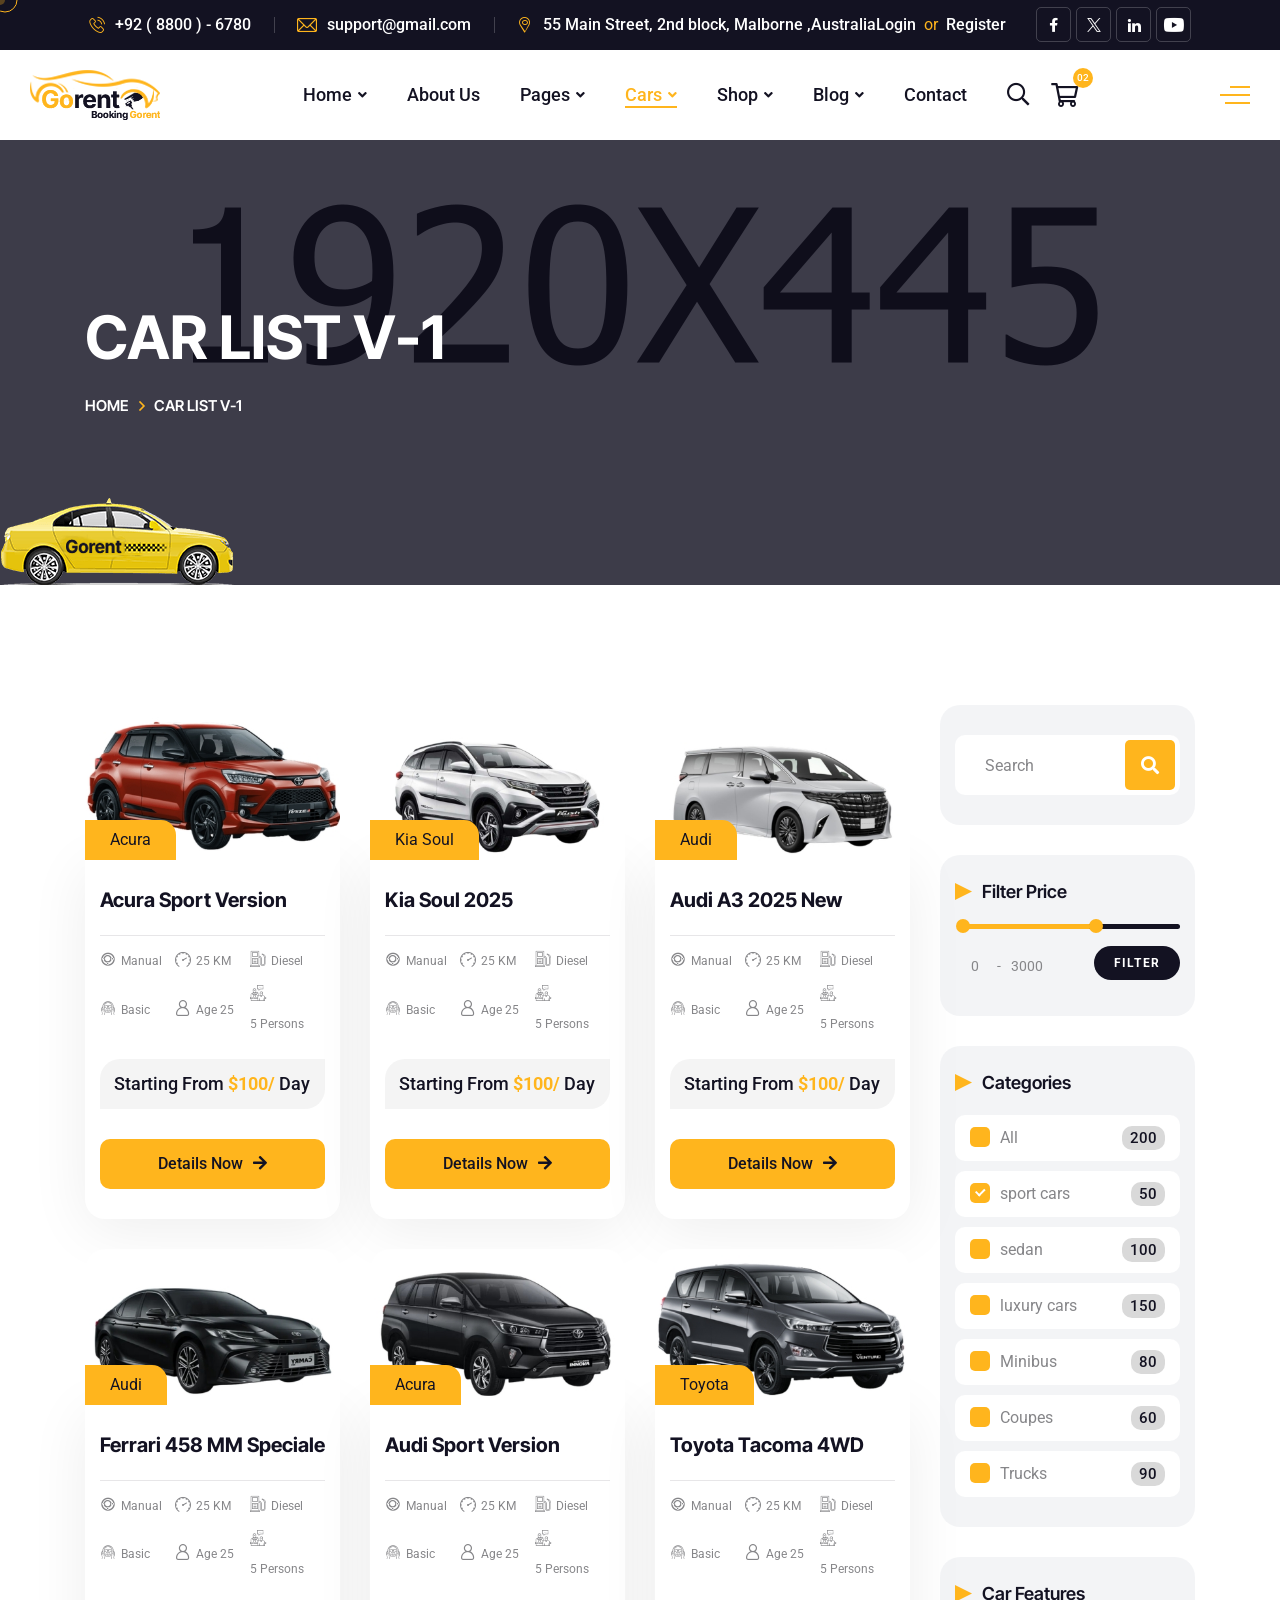
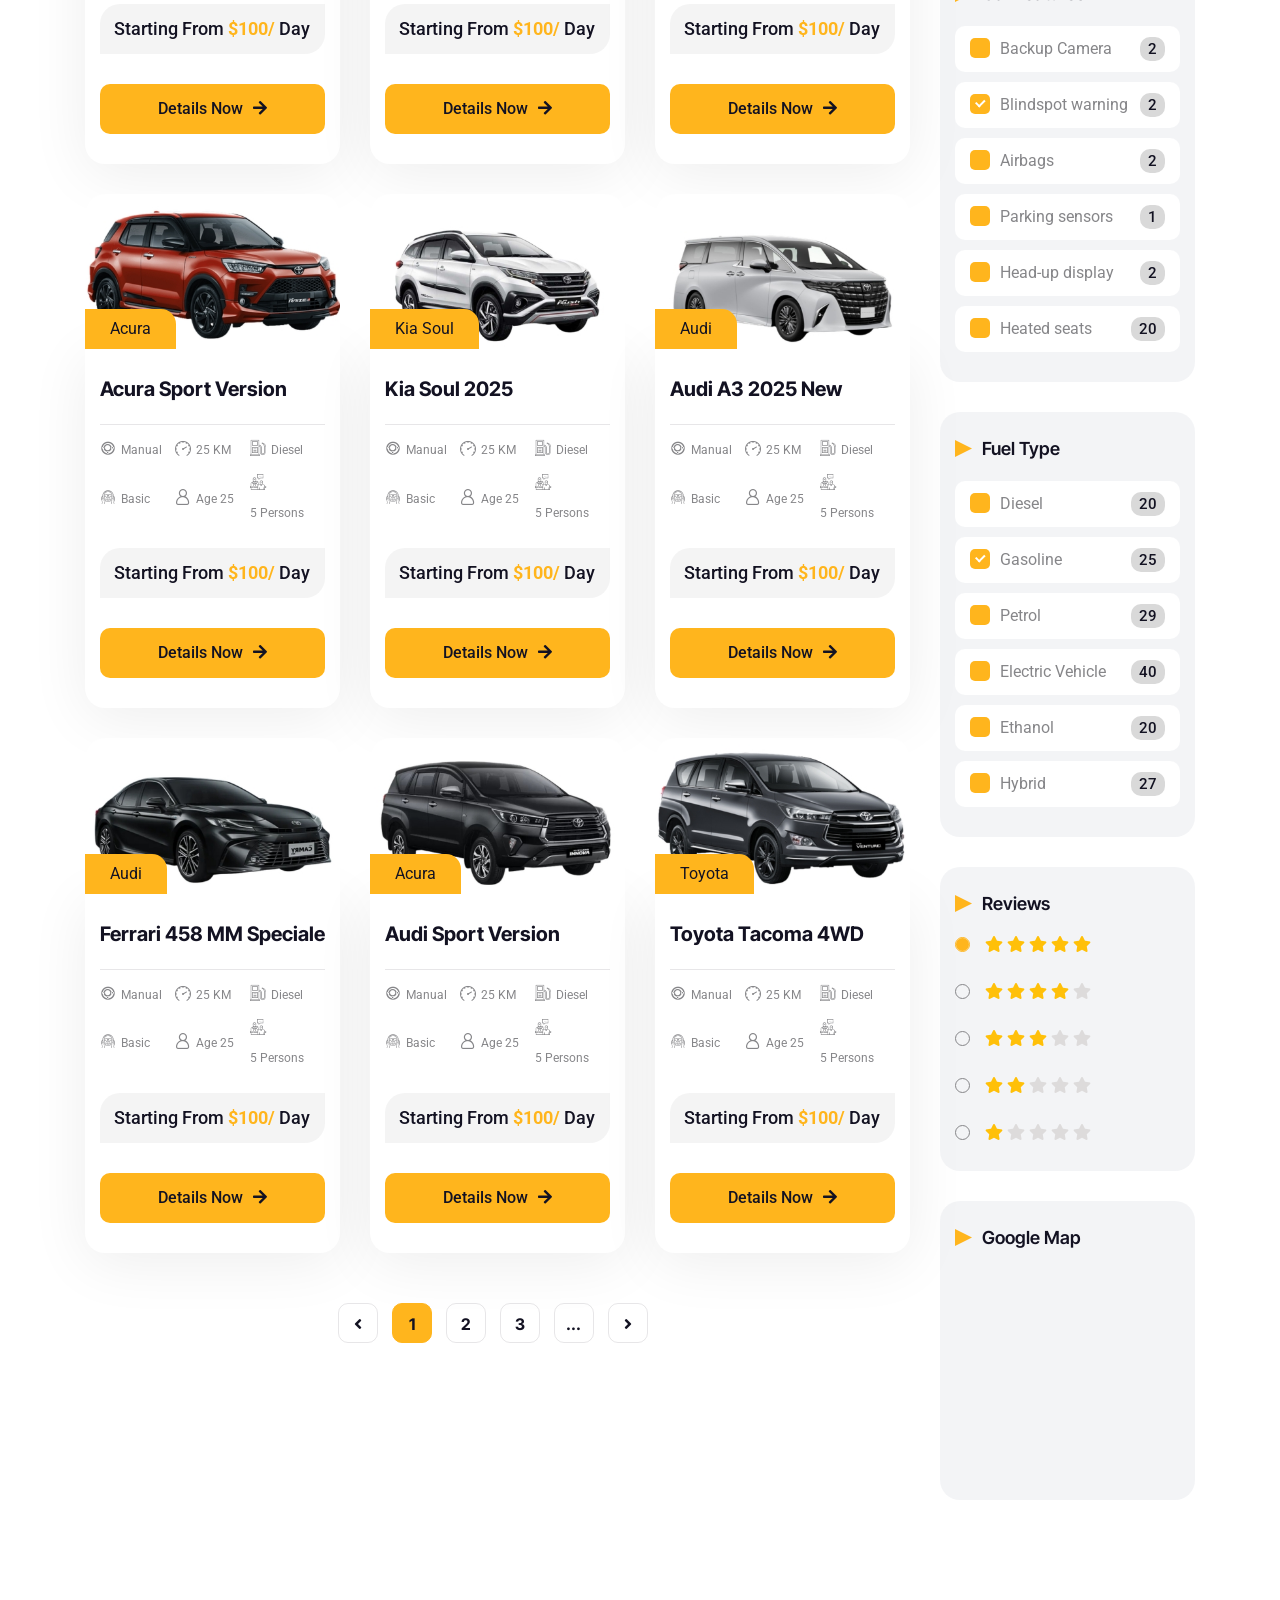
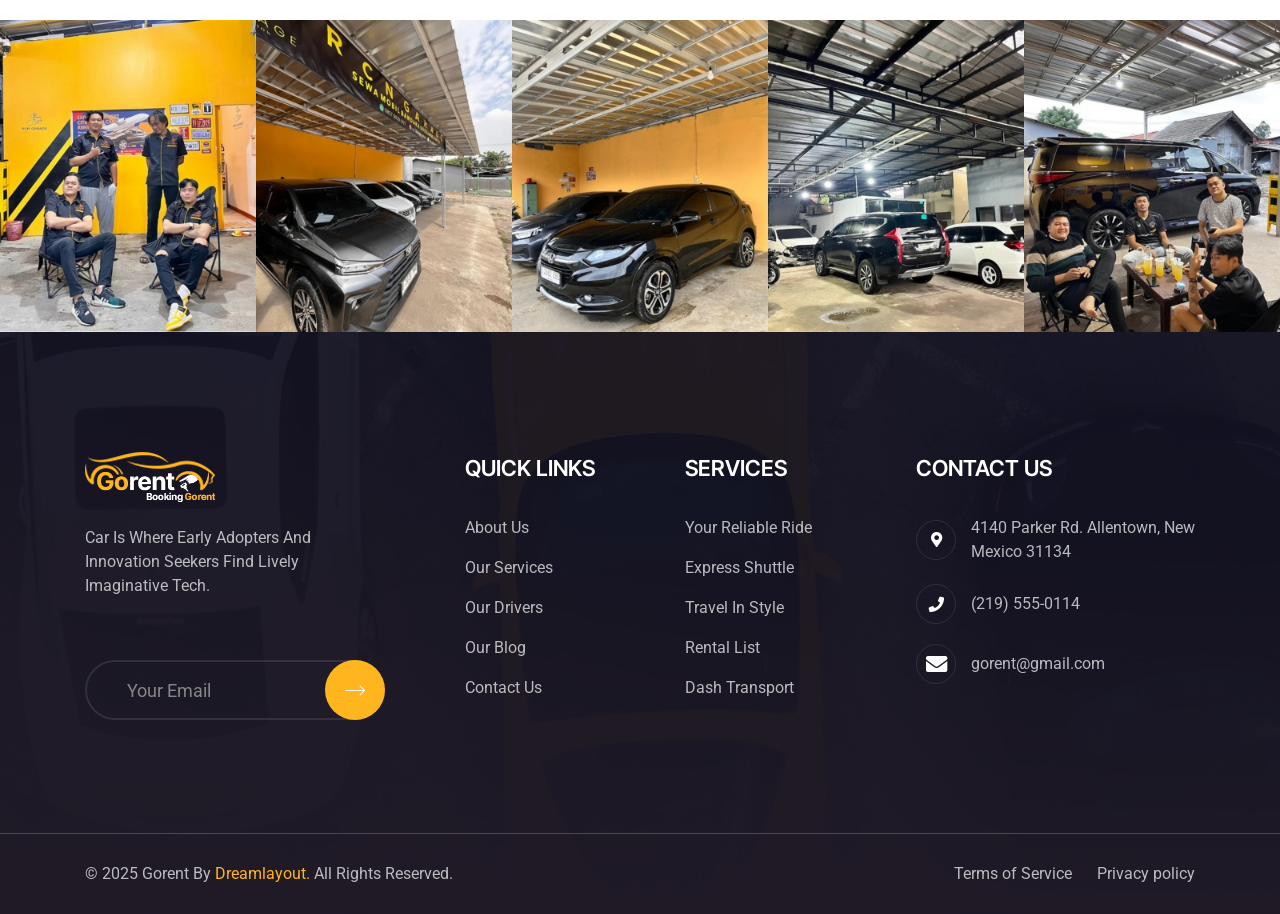
<file: car-list-v-1.html>
<!DOCTYPE html>
<html lang="en">

<head>
    <meta charset="UTF-8" />
    <meta name="viewport" content="width=device-width, initial-scale=1.0" />
    <title> Car List V-1 || Gorent || Gorent HTML 5 Template </title>
    <!-- favicons Icons -->
    <link rel="apple-touch-icon" sizes="180x180" href="assets/images/favicons/apple-touch-icon.png" />
    <link rel="icon" type="image/png" sizes="32x32" href="assets/images/favicons/favicon-32x32.png" />
    <link rel="icon" type="image/png" sizes="16x16" href="assets/images/favicons/favicon-16x16.png" />
    <link rel="manifest" href="assets/images/favicons/site.webmanifest" />
    <meta name="description" content="Gorent HTML 5 Template " />

    <!-- fonts -->
    <link rel="preconnect" href="https://fonts.googleapis.com">
    <link rel="preconnect" href="https://fonts.gstatic.com" crossorigin>
    <link
        href="https://fonts.googleapis.com/css2?family=Roboto:ital,wght@0,100;0,300;0,400;0,500;0,700;0,900;1,100;1,300;1,400;1,500;1,700;1,900&display=swap"
        rel="stylesheet">


    <link
        href="https://fonts.googleapis.com/css2?family=Inter+Tight:ital,wght@0,100..900;1,100..900&family=Roboto:ital,wght@0,100;0,300;0,400;0,500;0,700;0,900;1,100;1,300;1,400;1,500;1,700;1,900&display=swap"
        rel="stylesheet">


    <link rel="stylesheet" href="assets/css/bootstrap.min.css" />
    <link rel="stylesheet" href="assets/css/animate.min.css" />
    <link rel="stylesheet" href="assets/css/custom-animate.css" />
    <link rel="stylesheet" href="assets/css/swiper.min.css" />
    <link rel="stylesheet" href="assets/css/font-awesome-all.css" />
    <link rel="stylesheet" href="assets/css/jarallax.css" />
    <link rel="stylesheet" href="assets/css/jquery.magnific-popup.css" />
    <link rel="stylesheet" href="assets/css/flaticon.css">
    <link rel="stylesheet" href="assets/css/owl.carousel.min.css" />
    <link rel="stylesheet" href="assets/css/owl.theme.default.min.css" />
    <link rel="stylesheet" href="assets/css/nice-select.css" />
    <link rel="stylesheet" href="assets/css/jquery-ui.css" />
    <link rel="stylesheet" href="assets/css/aos.css" />
    <link rel="stylesheet" href="assets/css/odometer.min.css" />
    <link rel="stylesheet" href="assets/css/timePicker.css" />


    <link rel="stylesheet" href="assets/css/module-css/slider.css" />
    <link rel="stylesheet" href="assets/css/module-css/footer.css" />
    <link rel="stylesheet" href="assets/css/module-css/sliding-text.css" />
    <link rel="stylesheet" href="assets/css/module-css/services.css" />
    <link rel="stylesheet" href="assets/css/module-css/about.css" />
    <link rel="stylesheet" href="assets/css/module-css/booking.css" />
    <link rel="stylesheet" href="assets/css/module-css/counter.css" />
    <link rel="stylesheet" href="assets/css/module-css/listing.css" />
    <link rel="stylesheet" href="assets/css/module-css/video.css" />
    <link rel="stylesheet" href="assets/css/module-css/pricing.css" />
    <link rel="stylesheet" href="assets/css/module-css/popular-car.css" />
    <link rel="stylesheet" href="assets/css/module-css/testimonial.css" />
    <link rel="stylesheet" href="assets/css/module-css/faq.css" />
    <link rel="stylesheet" href="assets/css/module-css/team.css" />
    <link rel="stylesheet" href="assets/css/module-css/call.css" />
    <link rel="stylesheet" href="assets/css/module-css/download-app.css" />
    <link rel="stylesheet" href="assets/css/module-css/brand.css" />
    <link rel="stylesheet" href="assets/css/module-css/blog.css" />
    <link rel="stylesheet" href="assets/css/module-css/lets-talk.css" />
    <link rel="stylesheet" href="assets/css/module-css/process.css" />
    <link rel="stylesheet" href="assets/css/module-css/why-choose.css" />
    <link rel="stylesheet" href="assets/css/module-css/gallery.css" />
    <link rel="stylesheet" href="assets/css/module-css/page-header.css" />

    <!-- template styles -->
    <link rel="stylesheet" href="assets/css/style.css" />
    <link rel="stylesheet" href="assets/css/responsive.css" />
</head>

<body class="custom-cursor">
    <div class="custom-cursor__cursor"></div>
    <div class="custom-cursor__cursor-two"></div>

    <!--Start Preloader-->
    <div class="loader js-preloader">
        <div></div>
        <div></div>
        <div></div>
    </div>
    <!--End Preloader-->







    <!-- Start sidebar widget content -->
    <div class="xs-sidebar-group info-group info-sidebar">
        <div class="xs-overlay xs-bg-black"></div>
        <div class="xs-sidebar-widget">
            <div class="sidebar-widget-container">
                <div class="widget-heading">
                    <a href="#" class="close-side-widget">X</a>
                </div>
                <div class="sidebar-textwidget">
                    <div class="sidebar-info-contents">
                        <div class="content-inner">
                            <div class="logo">
                                <a href="index.html"><img src="assets/images/resources/logo-2.png" alt="" /></a>
                            </div>
                            <div class="content-box">
                                <h4>About Us</h4>
                                <div class="inner-text">
                                    <p>Contrary to popular belief, Lorem Ipsum is not simply random text. It has
                                        roots in a piece of classical Latin literature from 45 BC, making it over
                                        2000 years old.
                                    </p>
                                </div>
                            </div>

                            <div class="form-inner">
                                <h4>Get a free quote</h4>
                                <form action="index.html" method="post">
                                    <div class="form-group">
                                        <input type="text" name="name" placeholder="Name" required="">
                                    </div>
                                    <div class="form-group">
                                        <input type="email" name="email" placeholder="Email" required="">
                                    </div>
                                    <div class="form-group">
                                        <textarea name="message" placeholder="Message..."></textarea>
                                    </div>
                                    <div class="form-group message-btn">
                                        <button type="submit" class="thm-btn form-inner__btn">Submit Now</button>
                                    </div>
                                </form>
                            </div>

                            <div class="sidebar-contact-info">
                                <h4>Contact Info</h4>
                                <ul class="list-unstyled">
                                    <li>
                                        <span class="icon-pin"></span> 88 broklyn street, New York
                                    </li>
                                    <li>
                                        <span class="icon-call"></span>
                                        <a href="tel:123456789">+1 555-9990-153</a>
                                    </li>
                                    <li>
                                        <span class="icon-envelope"></span>
                                        <a href="mailto:info@example.com">info@example.com</a>
                                    </li>
                                </ul>
                            </div>
                            <div class="thm-social-link1">
                                <ul class="social-box list-unstyled">
                                    <li>
                                        <a href="#"><i class="icon-facebook" aria-hidden="true"></i></a>
                                    </li>
                                    <li>
                                        <a href="#"><i class="icon-twitter" aria-hidden="true"></i></a>
                                    </li>
                                    <li>
                                        <a href="#"><i class="icon-linkedin" aria-hidden="true"></i></a>
                                    </li>
                                    <li>
                                        <a href="#"><i class="icon-dribble-big-logo" aria-hidden="true"></i></a>
                                    </li>
                                </ul>
                            </div>
                        </div>
                    </div>
                </div>
            </div>
        </div>
    </div>
    <!-- End sidebar widget content -->








    <div class="page-wrapper">
        <header class="main-header">
            <div class="main-menu__top">
                <div class="main-menu__top-inner">
                    <ul class="list-unstyled main-menu__contact-list">
                        <li>
                            <div class="icon">
                                <i class="icon-call-2"></i>
                            </div>
                            <div class="text">
                                <p><a href="tel:9288006780">+92 ( 8800 ) - 6780</a>
                                </p>
                            </div>
                        </li>
                        <li>
                            <div class="icon">
                                <i class="icon-envelope-2"></i>
                            </div>
                            <div class="text">
                                <p><a href="mailto:support@gmail.com">support@gmail.com</a>
                                </p>
                            </div>
                        </li>
                        <li>
                            <div class="icon">
                                <i class="icon-pin-2"></i>
                            </div>
                            <div class="text">
                                <p>55 Main Street, 2nd block, Malborne ,Australia</p>
                            </div>
                        </li>
                    </ul>
                    <div class="main-menu__top-right">
                        <div class="main-menu__top-login-reg-box">
                            <a href="login.html">Login</a>
                            <p>or</p>
                            <a href="sign-up.html">Register</a>
                        </div>
                        <div class="main-menu__social">
                            <a href="#"><i class="icon-facebook"></i></a>
                            <a href="#"><i class="icon-twitter"></i></a>
                            <a href="#"><i class="icon-instagram"></i></a>
                            <a href="#"><i class="icon-youtube"></i></a>
                        </div>
                    </div>
                </div>
            </div>
            <nav class="main-menu">
                <div class="main-menu__wrapper">
                    <div class="main-menu__wrapper-inner">
                        <div class="main-menu__left">
                            <div class="main-menu__logo">
                                <a href="index.html"><img src="assets/images/resources/logo-1.png" alt=""></a>
                            </div>
                        </div>
                        <div class="main-menu__middle-box">
                            <div class="main-menu__main-menu-box">
                                <a href="#" class="mobile-nav__toggler"><i class="fa fa-bars"></i></a>
                                <ul class="main-menu__list">
                                    <li class="dropdown megamenu">
                                        <a href="#">Home </a>
                                        <ul>
                                            <li>
                                                <section class="home-showcase">
                                                    <div class="container">
                                                        <div class="home-showcase__inner">
                                                            <div class="row">
                                                                <div class="col-lg-3">
                                                                    <div class="home-showcase__item">
                                                                        <div class="home-showcase__image">
                                                                            <img src="assets/images/home-showcase/home-showcase-1-1.jpg"
                                                                                alt="">
                                                                            <div class="home-showcase__buttons">
                                                                                <a href="index.html"
                                                                                    class="thm-btn home-showcase__buttons__item">Multi
                                                                                    Page <span
                                                                                        class="fas fa-arrow-right"></span></a>
                                                                                <a href="index-one-page.html"
                                                                                    class="thm-btn home-showcase__buttons__item">One
                                                                                    Page <span
                                                                                        class="fas fa-arrow-right"></span></a>
                                                                            </div>
                                                                            <!-- /.home-showcase__buttons -->
                                                                        </div><!-- /.home-showcase__image -->
                                                                        <h3 class="home-showcase__title">Home
                                                                            Page
                                                                            01</h3>
                                                                        <!-- /.home-showcase__title -->
                                                                    </div><!-- /.home-showcase__item -->
                                                                </div><!-- /.col-lg-3 -->
                                                                <div class="col-lg-3">
                                                                    <div class="home-showcase__item">
                                                                        <div class="home-showcase__image">
                                                                            <img src="assets/images/home-showcase/home-showcase-1-2.jpg"
                                                                                alt="">
                                                                            <div class="home-showcase__buttons">
                                                                                <a href="index2.html"
                                                                                    class="thm-btn home-showcase__buttons__item">Multi
                                                                                    Page <span
                                                                                        class="fas fa-arrow-right"></span></a>
                                                                                <a href="index2-one-page.html"
                                                                                    class="thm-btn home-showcase__buttons__item">One
                                                                                    Page <span
                                                                                        class="fas fa-arrow-right"></span></a>
                                                                            </div>
                                                                            <!-- /.home-showcase__buttons -->
                                                                        </div><!-- /.home-showcase__image -->
                                                                        <h3 class="home-showcase__title">Home
                                                                            Page
                                                                            02
                                                                        </h3><!-- /.home-showcase__title -->
                                                                    </div><!-- /.home-showcase__item -->
                                                                </div><!-- /.col-lg-3 -->
                                                                <div class="col-lg-3">
                                                                    <div class="home-showcase__item">
                                                                        <div class="home-showcase__image">
                                                                            <img src="assets/images/home-showcase/home-showcase-1-3.jpg"
                                                                                alt="">
                                                                            <div class="home-showcase__buttons">
                                                                                <a href="index3.html"
                                                                                    class="thm-btn home-showcase__buttons__item">Multi
                                                                                    Page <span
                                                                                        class="fas fa-arrow-right"></span></a>
                                                                                <a href="index3-one-page.html"
                                                                                    class="thm-btn home-showcase__buttons__item">One
                                                                                    Page <span
                                                                                        class="fas fa-arrow-right"></span></a>
                                                                            </div>
                                                                            <!-- /.home-showcase__buttons -->
                                                                        </div><!-- /.home-showcase__image -->
                                                                        <h3 class="home-showcase__title">Home
                                                                            Page
                                                                            03
                                                                        </h3><!-- /.home-showcase__title -->
                                                                    </div><!-- /.home-showcase__item -->
                                                                </div><!-- /.col-lg-3 -->
                                                                <div class="col-lg-3">
                                                                    <div class="home-showcase__item">
                                                                        <div class="home-showcase__image">
                                                                            <img src="assets/images/home-showcase/home-showcase-1-4.jpg"
                                                                                alt="">
                                                                            <div class="home-showcase__buttons">
                                                                                <a href="index-dark.html"
                                                                                    class="thm-btn home-showcase__buttons__item">View
                                                                                    Page <span
                                                                                        class="fas fa-arrow-right"></span></a>
                                                                            </div>
                                                                            <!-- /.home-showcase__buttons -->
                                                                        </div><!-- /.home-showcase__image -->
                                                                        <h3 class="home-showcase__title">Home
                                                                            Page
                                                                            04
                                                                        </h3><!-- /.home-showcase__title -->
                                                                    </div><!-- /.home-showcase__item -->
                                                                </div><!-- /.col-lg-3 -->
                                                            </div><!-- /.row -->
                                                        </div><!-- /.home-showcase__inner -->

                                                    </div><!-- /.container -->
                                                </section>
                                            </li>
                                        </ul>
                                    </li>
                                    <li>
                                        <a href="about.html">About Us</a>
                                    </li>
                                    <li class="dropdown">
                                        <a href="#">Pages</a>
                                        <ul class="shadow-box">
                                            <li><a href="services.html">Services</a></li>
                                            <li><a href="drivers.html">Drivers</a></li>
                                            <li><a href="driver-details.html">Driver Details</a></li>
                                            <li><a href="testimonials.html">Testimonials</a></li>
                                            <li><a href="pricing.html">Pricing</a></li>
                                            <li><a href="faq.html">FAQs</a></li>
                                            <li><a href="404.html">404 Error</a></li>
                                        </ul>
                                    </li>
                                    <li class="dropdown">
                                        <a href="#">Cars</a>
                                        <ul class="shadow-box">
                                            <li><a href="cars.html">Cars</a></li>
                                            <li><a href="car-list-v-1.html">Car Listing V-1</a></li>
                                            <li><a href="car-list-v-2.html">Car Listing V-2</a></li>
                                            <li><a href="car-list-v-3.html">Car Listing V-3</a></li>
                                            <li><a href="listing-single.html">Car Listing Single</a></li>
                                        </ul>
                                    </li>
                                    <li class="dropdown">
                                        <a href="#">Shop</a>
                                        <ul class="shadow-box">
                                            <li><a href="products.html">Products</a></li>
                                            <li><a href="product-details.html">Product Details</a></li>
                                            <li><a href="cart.html">Cart</a></li>
                                            <li><a href="checkout.html">Checkout</a></li>
                                            <li><a href="wishlist.html">Wishlist</a></li>
                                            <li><a href="sign-up.html">Sign Up</a></li>
                                            <li><a href="login.html">Login</a></li>
                                        </ul>
                                    </li>
                                    <li class="dropdown">
                                        <a href="#">Blog</a>
                                        <ul class="shadow-box">
                                            <li><a href="blog.html">Blog</a></li>
                                            <li><a href="blog-standard.html">Blog Standard</a></li>
                                            <li><a href="blog-left-sidebar.html">Blog Left Sidebar</a></li>
                                            <li><a href="blog-right-sidebar.html">Blog Right Sidebar</a></li>
                                            <li><a href="blog-details.html">Blog Details</a></li>
                                        </ul>
                                    </li>
                                    <li>
                                        <a href="contact.html">Contact</a>
                                    </li>
                                </ul>
                            </div>
                            <div class="main-menu__search-cart-box">
                                <div class="main-menu__search-box">
                                    <a href="#" class="main-menu__search search-toggler icon-search"></a>
                                </div>
                                <div class="main-menu__cart-box">
                                    <a href="cart.html" class="main-menu__cart">
                                        <span class="far fa-shopping-cart"></span>
                                        <span class="main-menu__cart-count">02</span>
                                    </a>
                                </div>
                            </div>
                        </div>
                        <div class="main-menu__right">
                            <div class="main-menu__call">
                                <div class="main-menu__call-icon">
                                    <i class="icon-call-3"></i>
                                </div>
                                <div class="main-menu__call-content">
                                    <p class="main-menu__call-sub-title">Call Anytime</p>
                                    <h5 class="main-menu__call-number"><a href="tel:23645689622">+236 (456) 896 22</a>
                                    </h5>
                                </div>
                            </div>
                            <div class="main-menu__nav-sidebar-icon">
                                <a class="navSidebar-button" href="#">
                                    <span class="icon-dots-menu-one"></span>
                                    <span class="icon-dots-menu-two"></span>
                                    <span class="icon-dots-menu-three"></span>
                                </a>
                            </div>
                        </div>
                    </div>
                </div>
            </nav>
        </header>

        <div class="stricky-header stricked-menu main-menu">
            <div class="sticky-header__content"></div><!-- /.sticky-header__content -->
        </div><!-- /.stricky-header -->


        <!--Page Header Start -->
        <section class="page-header">
            <div class="page-header__bg" style="background-image: url(assets/images/backgrounds/page-header-bg.jpg);">
            </div>
            <div class="page-header__shape-1"
                style="background-image: url(assets/images/shapes/page-header-shape-1.png);"></div>
            <div class="container">
                <div class="page-header__inner">
                    <h3>Car List V-1</h3>
                    <div class="thm-breadcrumb__inner">
                        <ul class="thm-breadcrumb list-unstyled">
                            <li><a href="index.html">Home</a></li>
                            <li><span class="icon-arrow-left"></span></li>
                            <li>Car List V-1</li>
                        </ul>
                    </div>
                </div>
            </div>
        </section>
        <!--Page Header End -->

        <!--Car Listing page One Start -->
        <section class="car-listing-page-one">
            <div class="container">
                <div class="row">
                    <div class="col-xl-9">
                        <div class="car-listing-page-one__left">
                            <div class="row">
                                <!-- Listing One Single Start -->
                                <div class="col-xl-4 col-lg-4 col-md-6">
                                    <div class="listing-one__single">
                                        <div class="listing-one__img">
                                            <img src="assets/images/listing/listing-1-1.jpg" alt="">
                                            <div class="listing-one__brand-name">
                                                <p>Acura</p>
                                            </div>
                                        </div>
                                        <div class="listing-one__content">
                                            <h3 class="listing-one__title"><a href="listing-single.html">Acura
                                                    Sport Version</a></h3>
                                            <div class="listing-one__meta-box-info">
                                                <ul class="list-unstyled listing-one__meta">
                                                    <li>
                                                        <div class="icon">
                                                            <span class="icon-manual"></span>
                                                        </div>
                                                        <div class="text">
                                                            <p>Manual</p>
                                                        </div>
                                                    </li>
                                                    <li>
                                                        <div class="icon">
                                                            <span class="icon-mileage"></span>
                                                        </div>
                                                        <div class="text">
                                                            <p>25 KM</p>
                                                        </div>
                                                    </li>
                                                    <li>
                                                        <div class="icon">
                                                            <span class="icon-fuel-type"></span>
                                                        </div>
                                                        <div class="text">
                                                            <p>Diesel</p>
                                                        </div>
                                                    </li>
                                                </ul>
                                                <ul class="list-unstyled listing-one__meta listing-one__meta--two">
                                                    <li>
                                                        <div class="icon">
                                                            <span class="icon-test-drive"></span>
                                                        </div>
                                                        <div class="text">
                                                            <p>Basic</p>
                                                        </div>
                                                    </li>
                                                    <li>
                                                        <div class="icon">
                                                            <span class="icon-avatar"></span>
                                                        </div>
                                                        <div class="text">
                                                            <p>Age 25</p>
                                                        </div>
                                                    </li>
                                                    <li>
                                                        <div class="icon">
                                                            <span class="icon-in-person"></span>
                                                        </div>
                                                        <div class="text">
                                                            <p>5 Persons</p>
                                                        </div>
                                                    </li>
                                                </ul>
                                            </div>
                                            <div class="listing-one__car-rent-box">
                                                <p class="listing-one__car-rent">Starting From
                                                    <span>$100/</span> Day</p>
                                            </div>
                                            <div class="listing-one__btn-box">
                                                <a href="listing-single.html" class="thm-btn">Details Now<span
                                                        class="fas fa-arrow-right"></span></a>
                                            </div>
                                        </div>
                                    </div>
                                </div>
                                <!-- Listing One Single End -->
                                <!-- Listing One Single Start -->
                                <div class="col-xl-4 col-lg-4 col-md-6">
                                    <div class="listing-one__single">
                                        <div class="listing-one__img">
                                            <img src="assets/images/listing/listing-1-2.jpg" alt="">
                                            <div class="listing-one__brand-name">
                                                <p>Kia Soul</p>
                                            </div>
                                        </div>
                                        <div class="listing-one__content">
                                            <h3 class="listing-one__title"><a href="listing-single.html">Kia Soul
                                                    2025</a></h3>
                                            <div class="listing-one__meta-box-info">
                                                <ul class="list-unstyled listing-one__meta">
                                                    <li>
                                                        <div class="icon">
                                                            <span class="icon-manual"></span>
                                                        </div>
                                                        <div class="text">
                                                            <p>Manual</p>
                                                        </div>
                                                    </li>
                                                    <li>
                                                        <div class="icon">
                                                            <span class="icon-mileage"></span>
                                                        </div>
                                                        <div class="text">
                                                            <p>25 KM</p>
                                                        </div>
                                                    </li>
                                                    <li>
                                                        <div class="icon">
                                                            <span class="icon-fuel-type"></span>
                                                        </div>
                                                        <div class="text">
                                                            <p>Diesel</p>
                                                        </div>
                                                    </li>
                                                </ul>
                                                <ul class="list-unstyled listing-one__meta listing-one__meta--two">
                                                    <li>
                                                        <div class="icon">
                                                            <span class="icon-test-drive"></span>
                                                        </div>
                                                        <div class="text">
                                                            <p>Basic</p>
                                                        </div>
                                                    </li>
                                                    <li>
                                                        <div class="icon">
                                                            <span class="icon-avatar"></span>
                                                        </div>
                                                        <div class="text">
                                                            <p>Age 25</p>
                                                        </div>
                                                    </li>
                                                    <li>
                                                        <div class="icon">
                                                            <span class="icon-in-person"></span>
                                                        </div>
                                                        <div class="text">
                                                            <p>5 Persons</p>
                                                        </div>
                                                    </li>
                                                </ul>
                                            </div>
                                            <div class="listing-one__car-rent-box">
                                                <p class="listing-one__car-rent">Starting From
                                                    <span>$100/</span> Day</p>
                                            </div>
                                            <div class="listing-one__btn-box">
                                                <a href="listing-single.html" class="thm-btn">Details Now<span
                                                        class="fas fa-arrow-right"></span></a>
                                            </div>
                                        </div>
                                    </div>
                                </div>
                                <!-- Listing One Single End -->
                                <!-- Listing One Single Start -->
                                <div class="col-xl-4 col-lg-4 col-md-6">
                                    <div class="listing-one__single">
                                        <div class="listing-one__img">
                                            <img src="assets/images/listing/listing-1-3.jpg" alt="">
                                            <div class="listing-one__brand-name">
                                                <p>Audi</p>
                                            </div>
                                        </div>
                                        <div class="listing-one__content">
                                            <h3 class="listing-one__title"><a href="listing-single.html">Audi A3
                                                    2025 New</a></h3>
                                            <div class="listing-one__meta-box-info">
                                                <ul class="list-unstyled listing-one__meta">
                                                    <li>
                                                        <div class="icon">
                                                            <span class="icon-manual"></span>
                                                        </div>
                                                        <div class="text">
                                                            <p>Manual</p>
                                                        </div>
                                                    </li>
                                                    <li>
                                                        <div class="icon">
                                                            <span class="icon-mileage"></span>
                                                        </div>
                                                        <div class="text">
                                                            <p>25 KM</p>
                                                        </div>
                                                    </li>
                                                    <li>
                                                        <div class="icon">
                                                            <span class="icon-fuel-type"></span>
                                                        </div>
                                                        <div class="text">
                                                            <p>Diesel</p>
                                                        </div>
                                                    </li>
                                                </ul>
                                                <ul class="list-unstyled listing-one__meta listing-one__meta--two">
                                                    <li>
                                                        <div class="icon">
                                                            <span class="icon-test-drive"></span>
                                                        </div>
                                                        <div class="text">
                                                            <p>Basic</p>
                                                        </div>
                                                    </li>
                                                    <li>
                                                        <div class="icon">
                                                            <span class="icon-avatar"></span>
                                                        </div>
                                                        <div class="text">
                                                            <p>Age 25</p>
                                                        </div>
                                                    </li>
                                                    <li>
                                                        <div class="icon">
                                                            <span class="icon-in-person"></span>
                                                        </div>
                                                        <div class="text">
                                                            <p>5 Persons</p>
                                                        </div>
                                                    </li>
                                                </ul>
                                            </div>
                                            <div class="listing-one__car-rent-box">
                                                <p class="listing-one__car-rent">Starting From
                                                    <span>$100/</span> Day</p>
                                            </div>
                                            <div class="listing-one__btn-box">
                                                <a href="listing-single.html" class="thm-btn">Details Now<span
                                                        class="fas fa-arrow-right"></span></a>
                                            </div>
                                        </div>
                                    </div>
                                </div>
                                <!-- Listing One Single End -->
                                <!-- Listing One Single Start -->
                                <div class="col-xl-4 col-lg-4 col-md-6">
                                    <div class="listing-one__single">
                                        <div class="listing-one__img">
                                            <img src="assets/images/listing/listing-1-4.jpg" alt="">
                                            <div class="listing-one__brand-name">
                                                <p>Audi</p>
                                            </div>
                                        </div>
                                        <div class="listing-one__content">
                                            <h3 class="listing-one__title"><a href="listing-single.html">Ferrari
                                                    458 MM Speciale</a></h3>
                                            <div class="listing-one__meta-box-info">
                                                <ul class="list-unstyled listing-one__meta">
                                                    <li>
                                                        <div class="icon">
                                                            <span class="icon-manual"></span>
                                                        </div>
                                                        <div class="text">
                                                            <p>Manual</p>
                                                        </div>
                                                    </li>
                                                    <li>
                                                        <div class="icon">
                                                            <span class="icon-mileage"></span>
                                                        </div>
                                                        <div class="text">
                                                            <p>25 KM</p>
                                                        </div>
                                                    </li>
                                                    <li>
                                                        <div class="icon">
                                                            <span class="icon-fuel-type"></span>
                                                        </div>
                                                        <div class="text">
                                                            <p>Diesel</p>
                                                        </div>
                                                    </li>
                                                </ul>
                                                <ul class="list-unstyled listing-one__meta listing-one__meta--two">
                                                    <li>
                                                        <div class="icon">
                                                            <span class="icon-test-drive"></span>
                                                        </div>
                                                        <div class="text">
                                                            <p>Basic</p>
                                                        </div>
                                                    </li>
                                                    <li>
                                                        <div class="icon">
                                                            <span class="icon-avatar"></span>
                                                        </div>
                                                        <div class="text">
                                                            <p>Age 25</p>
                                                        </div>
                                                    </li>
                                                    <li>
                                                        <div class="icon">
                                                            <span class="icon-in-person"></span>
                                                        </div>
                                                        <div class="text">
                                                            <p>5 Persons</p>
                                                        </div>
                                                    </li>
                                                </ul>
                                            </div>
                                            <div class="listing-one__car-rent-box">
                                                <p class="listing-one__car-rent">Starting From
                                                    <span>$100/</span> Day</p>
                                            </div>
                                            <div class="listing-one__btn-box">
                                                <a href="listing-single.html" class="thm-btn">Details Now<span
                                                        class="fas fa-arrow-right"></span></a>
                                            </div>
                                        </div>
                                    </div>
                                </div>
                                <!-- Listing One Single End -->
                                <!-- Listing One Single Start -->
                                <div class="col-xl-4 col-lg-4 col-md-6">
                                    <div class="listing-one__single">
                                        <div class="listing-one__img">
                                            <img src="assets/images/listing/listing-1-5.jpg" alt="">
                                            <div class="listing-one__brand-name">
                                                <p>Acura</p>
                                            </div>
                                        </div>
                                        <div class="listing-one__content">
                                            <h3 class="listing-one__title"><a href="listing-single.html">Audi Sport
                                                    Version</a></h3>
                                            <div class="listing-one__meta-box-info">
                                                <ul class="list-unstyled listing-one__meta">
                                                    <li>
                                                        <div class="icon">
                                                            <span class="icon-manual"></span>
                                                        </div>
                                                        <div class="text">
                                                            <p>Manual</p>
                                                        </div>
                                                    </li>
                                                    <li>
                                                        <div class="icon">
                                                            <span class="icon-mileage"></span>
                                                        </div>
                                                        <div class="text">
                                                            <p>25 KM</p>
                                                        </div>
                                                    </li>
                                                    <li>
                                                        <div class="icon">
                                                            <span class="icon-fuel-type"></span>
                                                        </div>
                                                        <div class="text">
                                                            <p>Diesel</p>
                                                        </div>
                                                    </li>
                                                </ul>
                                                <ul class="list-unstyled listing-one__meta listing-one__meta--two">
                                                    <li>
                                                        <div class="icon">
                                                            <span class="icon-test-drive"></span>
                                                        </div>
                                                        <div class="text">
                                                            <p>Basic</p>
                                                        </div>
                                                    </li>
                                                    <li>
                                                        <div class="icon">
                                                            <span class="icon-avatar"></span>
                                                        </div>
                                                        <div class="text">
                                                            <p>Age 25</p>
                                                        </div>
                                                    </li>
                                                    <li>
                                                        <div class="icon">
                                                            <span class="icon-in-person"></span>
                                                        </div>
                                                        <div class="text">
                                                            <p>5 Persons</p>
                                                        </div>
                                                    </li>
                                                </ul>
                                            </div>
                                            <div class="listing-one__car-rent-box">
                                                <p class="listing-one__car-rent">Starting From
                                                    <span>$100/</span> Day</p>
                                            </div>
                                            <div class="listing-one__btn-box">
                                                <a href="listing-single.html" class="thm-btn">Details Now<span
                                                        class="fas fa-arrow-right"></span></a>
                                            </div>
                                        </div>
                                    </div>
                                </div>
                                <!-- Listing One Single End -->
                                <!-- Listing One Single Start -->
                                <div class="col-xl-4 col-lg-4 col-md-6">
                                    <div class="listing-one__single">
                                        <div class="listing-one__img">
                                            <img src="assets/images/listing/listing-1-6.jpg" alt="">
                                            <div class="listing-one__brand-name">
                                                <p>Toyota</p>
                                            </div>
                                        </div>
                                        <div class="listing-one__content">
                                            <h3 class="listing-one__title"><a href="listing-single.html">Toyota
                                                    Tacoma 4WD</a></h3>
                                            <div class="listing-one__meta-box-info">
                                                <ul class="list-unstyled listing-one__meta">
                                                    <li>
                                                        <div class="icon">
                                                            <span class="icon-manual"></span>
                                                        </div>
                                                        <div class="text">
                                                            <p>Manual</p>
                                                        </div>
                                                    </li>
                                                    <li>
                                                        <div class="icon">
                                                            <span class="icon-mileage"></span>
                                                        </div>
                                                        <div class="text">
                                                            <p>25 KM</p>
                                                        </div>
                                                    </li>
                                                    <li>
                                                        <div class="icon">
                                                            <span class="icon-fuel-type"></span>
                                                        </div>
                                                        <div class="text">
                                                            <p>Diesel</p>
                                                        </div>
                                                    </li>
                                                </ul>
                                                <ul class="list-unstyled listing-one__meta listing-one__meta--two">
                                                    <li>
                                                        <div class="icon">
                                                            <span class="icon-test-drive"></span>
                                                        </div>
                                                        <div class="text">
                                                            <p>Basic</p>
                                                        </div>
                                                    </li>
                                                    <li>
                                                        <div class="icon">
                                                            <span class="icon-avatar"></span>
                                                        </div>
                                                        <div class="text">
                                                            <p>Age 25</p>
                                                        </div>
                                                    </li>
                                                    <li>
                                                        <div class="icon">
                                                            <span class="icon-in-person"></span>
                                                        </div>
                                                        <div class="text">
                                                            <p>5 Persons</p>
                                                        </div>
                                                    </li>
                                                </ul>
                                            </div>
                                            <div class="listing-one__car-rent-box">
                                                <p class="listing-one__car-rent">Starting From
                                                    <span>$100/</span> Day</p>
                                            </div>
                                            <div class="listing-one__btn-box">
                                                <a href="listing-single.html" class="thm-btn">Details Now<span
                                                        class="fas fa-arrow-right"></span></a>
                                            </div>
                                        </div>
                                    </div>
                                </div>
                                <!-- Listing One Single End -->
                                <!-- Listing One Single Start -->
                                <div class="col-xl-4 col-lg-4 col-md-6">
                                    <div class="listing-one__single">
                                        <div class="listing-one__img">
                                            <img src="assets/images/listing/listing-1-1.jpg" alt="">
                                            <div class="listing-one__brand-name">
                                                <p>Acura</p>
                                            </div>
                                        </div>
                                        <div class="listing-one__content">
                                            <h3 class="listing-one__title"><a href="listing-single.html">Acura
                                                    Sport Version</a></h3>
                                            <div class="listing-one__meta-box-info">
                                                <ul class="list-unstyled listing-one__meta">
                                                    <li>
                                                        <div class="icon">
                                                            <span class="icon-manual"></span>
                                                        </div>
                                                        <div class="text">
                                                            <p>Manual</p>
                                                        </div>
                                                    </li>
                                                    <li>
                                                        <div class="icon">
                                                            <span class="icon-mileage"></span>
                                                        </div>
                                                        <div class="text">
                                                            <p>25 KM</p>
                                                        </div>
                                                    </li>
                                                    <li>
                                                        <div class="icon">
                                                            <span class="icon-fuel-type"></span>
                                                        </div>
                                                        <div class="text">
                                                            <p>Diesel</p>
                                                        </div>
                                                    </li>
                                                </ul>
                                                <ul class="list-unstyled listing-one__meta listing-one__meta--two">
                                                    <li>
                                                        <div class="icon">
                                                            <span class="icon-test-drive"></span>
                                                        </div>
                                                        <div class="text">
                                                            <p>Basic</p>
                                                        </div>
                                                    </li>
                                                    <li>
                                                        <div class="icon">
                                                            <span class="icon-avatar"></span>
                                                        </div>
                                                        <div class="text">
                                                            <p>Age 25</p>
                                                        </div>
                                                    </li>
                                                    <li>
                                                        <div class="icon">
                                                            <span class="icon-in-person"></span>
                                                        </div>
                                                        <div class="text">
                                                            <p>5 Persons</p>
                                                        </div>
                                                    </li>
                                                </ul>
                                            </div>
                                            <div class="listing-one__car-rent-box">
                                                <p class="listing-one__car-rent">Starting From
                                                    <span>$100/</span> Day</p>
                                            </div>
                                            <div class="listing-one__btn-box">
                                                <a href="listing-single.html" class="thm-btn">Details Now<span
                                                        class="fas fa-arrow-right"></span></a>
                                            </div>
                                        </div>
                                    </div>
                                </div>
                                <!-- Listing One Single End -->
                                <!-- Listing One Single Start -->
                                <div class="col-xl-4 col-lg-4 col-md-6">
                                    <div class="listing-one__single">
                                        <div class="listing-one__img">
                                            <img src="assets/images/listing/listing-1-2.jpg" alt="">
                                            <div class="listing-one__brand-name">
                                                <p>Kia Soul</p>
                                            </div>
                                        </div>
                                        <div class="listing-one__content">
                                            <h3 class="listing-one__title"><a href="listing-single.html">Kia Soul
                                                    2025</a></h3>
                                            <div class="listing-one__meta-box-info">
                                                <ul class="list-unstyled listing-one__meta">
                                                    <li>
                                                        <div class="icon">
                                                            <span class="icon-manual"></span>
                                                        </div>
                                                        <div class="text">
                                                            <p>Manual</p>
                                                        </div>
                                                    </li>
                                                    <li>
                                                        <div class="icon">
                                                            <span class="icon-mileage"></span>
                                                        </div>
                                                        <div class="text">
                                                            <p>25 KM</p>
                                                        </div>
                                                    </li>
                                                    <li>
                                                        <div class="icon">
                                                            <span class="icon-fuel-type"></span>
                                                        </div>
                                                        <div class="text">
                                                            <p>Diesel</p>
                                                        </div>
                                                    </li>
                                                </ul>
                                                <ul class="list-unstyled listing-one__meta listing-one__meta--two">
                                                    <li>
                                                        <div class="icon">
                                                            <span class="icon-test-drive"></span>
                                                        </div>
                                                        <div class="text">
                                                            <p>Basic</p>
                                                        </div>
                                                    </li>
                                                    <li>
                                                        <div class="icon">
                                                            <span class="icon-avatar"></span>
                                                        </div>
                                                        <div class="text">
                                                            <p>Age 25</p>
                                                        </div>
                                                    </li>
                                                    <li>
                                                        <div class="icon">
                                                            <span class="icon-in-person"></span>
                                                        </div>
                                                        <div class="text">
                                                            <p>5 Persons</p>
                                                        </div>
                                                    </li>
                                                </ul>
                                            </div>
                                            <div class="listing-one__car-rent-box">
                                                <p class="listing-one__car-rent">Starting From
                                                    <span>$100/</span> Day</p>
                                            </div>
                                            <div class="listing-one__btn-box">
                                                <a href="listing-single.html" class="thm-btn">Details Now<span
                                                        class="fas fa-arrow-right"></span></a>
                                            </div>
                                        </div>
                                    </div>
                                </div>
                                <!-- Listing One Single End -->
                                <!-- Listing One Single Start -->
                                <div class="col-xl-4 col-lg-4 col-md-6">
                                    <div class="listing-one__single">
                                        <div class="listing-one__img">
                                            <img src="assets/images/listing/listing-1-3.jpg" alt="">
                                            <div class="listing-one__brand-name">
                                                <p>Audi</p>
                                            </div>
                                        </div>
                                        <div class="listing-one__content">
                                            <h3 class="listing-one__title"><a href="listing-single.html">Audi A3
                                                    2025 New</a></h3>
                                            <div class="listing-one__meta-box-info">
                                                <ul class="list-unstyled listing-one__meta">
                                                    <li>
                                                        <div class="icon">
                                                            <span class="icon-manual"></span>
                                                        </div>
                                                        <div class="text">
                                                            <p>Manual</p>
                                                        </div>
                                                    </li>
                                                    <li>
                                                        <div class="icon">
                                                            <span class="icon-mileage"></span>
                                                        </div>
                                                        <div class="text">
                                                            <p>25 KM</p>
                                                        </div>
                                                    </li>
                                                    <li>
                                                        <div class="icon">
                                                            <span class="icon-fuel-type"></span>
                                                        </div>
                                                        <div class="text">
                                                            <p>Diesel</p>
                                                        </div>
                                                    </li>
                                                </ul>
                                                <ul class="list-unstyled listing-one__meta listing-one__meta--two">
                                                    <li>
                                                        <div class="icon">
                                                            <span class="icon-test-drive"></span>
                                                        </div>
                                                        <div class="text">
                                                            <p>Basic</p>
                                                        </div>
                                                    </li>
                                                    <li>
                                                        <div class="icon">
                                                            <span class="icon-avatar"></span>
                                                        </div>
                                                        <div class="text">
                                                            <p>Age 25</p>
                                                        </div>
                                                    </li>
                                                    <li>
                                                        <div class="icon">
                                                            <span class="icon-in-person"></span>
                                                        </div>
                                                        <div class="text">
                                                            <p>5 Persons</p>
                                                        </div>
                                                    </li>
                                                </ul>
                                            </div>
                                            <div class="listing-one__car-rent-box">
                                                <p class="listing-one__car-rent">Starting From
                                                    <span>$100/</span> Day</p>
                                            </div>
                                            <div class="listing-one__btn-box">
                                                <a href="listing-single.html" class="thm-btn">Details Now<span
                                                        class="fas fa-arrow-right"></span></a>
                                            </div>
                                        </div>
                                    </div>
                                </div>
                                <!-- Listing One Single End -->
                                <!-- Listing One Single Start -->
                                <div class="col-xl-4 col-lg-4 col-md-6">
                                    <div class="listing-one__single">
                                        <div class="listing-one__img">
                                            <img src="assets/images/listing/listing-1-4.jpg" alt="">
                                            <div class="listing-one__brand-name">
                                                <p>Audi</p>
                                            </div>
                                        </div>
                                        <div class="listing-one__content">
                                            <h3 class="listing-one__title"><a href="listing-single.html">Ferrari
                                                    458 MM Speciale</a></h3>
                                            <div class="listing-one__meta-box-info">
                                                <ul class="list-unstyled listing-one__meta">
                                                    <li>
                                                        <div class="icon">
                                                            <span class="icon-manual"></span>
                                                        </div>
                                                        <div class="text">
                                                            <p>Manual</p>
                                                        </div>
                                                    </li>
                                                    <li>
                                                        <div class="icon">
                                                            <span class="icon-mileage"></span>
                                                        </div>
                                                        <div class="text">
                                                            <p>25 KM</p>
                                                        </div>
                                                    </li>
                                                    <li>
                                                        <div class="icon">
                                                            <span class="icon-fuel-type"></span>
                                                        </div>
                                                        <div class="text">
                                                            <p>Diesel</p>
                                                        </div>
                                                    </li>
                                                </ul>
                                                <ul class="list-unstyled listing-one__meta listing-one__meta--two">
                                                    <li>
                                                        <div class="icon">
                                                            <span class="icon-test-drive"></span>
                                                        </div>
                                                        <div class="text">
                                                            <p>Basic</p>
                                                        </div>
                                                    </li>
                                                    <li>
                                                        <div class="icon">
                                                            <span class="icon-avatar"></span>
                                                        </div>
                                                        <div class="text">
                                                            <p>Age 25</p>
                                                        </div>
                                                    </li>
                                                    <li>
                                                        <div class="icon">
                                                            <span class="icon-in-person"></span>
                                                        </div>
                                                        <div class="text">
                                                            <p>5 Persons</p>
                                                        </div>
                                                    </li>
                                                </ul>
                                            </div>
                                            <div class="listing-one__car-rent-box">
                                                <p class="listing-one__car-rent">Starting From
                                                    <span>$100/</span> Day</p>
                                            </div>
                                            <div class="listing-one__btn-box">
                                                <a href="listing-single.html" class="thm-btn">Details Now<span
                                                        class="fas fa-arrow-right"></span></a>
                                            </div>
                                        </div>
                                    </div>
                                </div>
                                <!-- Listing One Single End -->
                                <!-- Listing One Single Start -->
                                <div class="col-xl-4 col-lg-4 col-md-6">
                                    <div class="listing-one__single">
                                        <div class="listing-one__img">
                                            <img src="assets/images/listing/listing-1-5.jpg" alt="">
                                            <div class="listing-one__brand-name">
                                                <p>Acura</p>
                                            </div>
                                        </div>
                                        <div class="listing-one__content">
                                            <h3 class="listing-one__title"><a href="listing-single.html">Audi Sport
                                                    Version</a></h3>
                                            <div class="listing-one__meta-box-info">
                                                <ul class="list-unstyled listing-one__meta">
                                                    <li>
                                                        <div class="icon">
                                                            <span class="icon-manual"></span>
                                                        </div>
                                                        <div class="text">
                                                            <p>Manual</p>
                                                        </div>
                                                    </li>
                                                    <li>
                                                        <div class="icon">
                                                            <span class="icon-mileage"></span>
                                                        </div>
                                                        <div class="text">
                                                            <p>25 KM</p>
                                                        </div>
                                                    </li>
                                                    <li>
                                                        <div class="icon">
                                                            <span class="icon-fuel-type"></span>
                                                        </div>
                                                        <div class="text">
                                                            <p>Diesel</p>
                                                        </div>
                                                    </li>
                                                </ul>
                                                <ul class="list-unstyled listing-one__meta listing-one__meta--two">
                                                    <li>
                                                        <div class="icon">
                                                            <span class="icon-test-drive"></span>
                                                        </div>
                                                        <div class="text">
                                                            <p>Basic</p>
                                                        </div>
                                                    </li>
                                                    <li>
                                                        <div class="icon">
                                                            <span class="icon-avatar"></span>
                                                        </div>
                                                        <div class="text">
                                                            <p>Age 25</p>
                                                        </div>
                                                    </li>
                                                    <li>
                                                        <div class="icon">
                                                            <span class="icon-in-person"></span>
                                                        </div>
                                                        <div class="text">
                                                            <p>5 Persons</p>
                                                        </div>
                                                    </li>
                                                </ul>
                                            </div>
                                            <div class="listing-one__car-rent-box">
                                                <p class="listing-one__car-rent">Starting From
                                                    <span>$100/</span> Day</p>
                                            </div>
                                            <div class="listing-one__btn-box">
                                                <a href="listing-single.html" class="thm-btn">Details Now<span
                                                        class="fas fa-arrow-right"></span></a>
                                            </div>
                                        </div>
                                    </div>
                                </div>
                                <!-- Listing One Single End -->
                                <!-- Listing One Single Start -->
                                <div class="col-xl-4 col-lg-4 col-md-6">
                                    <div class="listing-one__single">
                                        <div class="listing-one__img">
                                            <img src="assets/images/listing/listing-1-6.jpg" alt="">
                                            <div class="listing-one__brand-name">
                                                <p>Toyota</p>
                                            </div>
                                        </div>
                                        <div class="listing-one__content">
                                            <h3 class="listing-one__title"><a href="listing-single.html">Toyota
                                                    Tacoma 4WD</a></h3>
                                            <div class="listing-one__meta-box-info">
                                                <ul class="list-unstyled listing-one__meta">
                                                    <li>
                                                        <div class="icon">
                                                            <span class="icon-manual"></span>
                                                        </div>
                                                        <div class="text">
                                                            <p>Manual</p>
                                                        </div>
                                                    </li>
                                                    <li>
                                                        <div class="icon">
                                                            <span class="icon-mileage"></span>
                                                        </div>
                                                        <div class="text">
                                                            <p>25 KM</p>
                                                        </div>
                                                    </li>
                                                    <li>
                                                        <div class="icon">
                                                            <span class="icon-fuel-type"></span>
                                                        </div>
                                                        <div class="text">
                                                            <p>Diesel</p>
                                                        </div>
                                                    </li>
                                                </ul>
                                                <ul class="list-unstyled listing-one__meta listing-one__meta--two">
                                                    <li>
                                                        <div class="icon">
                                                            <span class="icon-test-drive"></span>
                                                        </div>
                                                        <div class="text">
                                                            <p>Basic</p>
                                                        </div>
                                                    </li>
                                                    <li>
                                                        <div class="icon">
                                                            <span class="icon-avatar"></span>
                                                        </div>
                                                        <div class="text">
                                                            <p>Age 25</p>
                                                        </div>
                                                    </li>
                                                    <li>
                                                        <div class="icon">
                                                            <span class="icon-in-person"></span>
                                                        </div>
                                                        <div class="text">
                                                            <p>5 Persons</p>
                                                        </div>
                                                    </li>
                                                </ul>
                                            </div>
                                            <div class="listing-one__car-rent-box">
                                                <p class="listing-one__car-rent">Starting From
                                                    <span>$100/</span> Day</p>
                                            </div>
                                            <div class="listing-one__btn-box">
                                                <a href="listing-single.html" class="thm-btn">Details Now<span
                                                        class="fas fa-arrow-right"></span></a>
                                            </div>
                                        </div>
                                    </div>
                                </div>
                                <!-- Listing One Single End -->
                            </div>
                            <div class="car-listing__pagination">
                                <ul class="pg-pagination list-unstyled">
                                    <li class="prev">
                                        <a href="#" aria-label="prev"><i class="fas fa-angle-left"></i></a>
                                    </li>
                                    <li class="count active"><a href="#">1</a></li>
                                    <li class="count"><a href="#">2</a></li>
                                    <li class="count"><a href="#">3</a></li>
                                    <li class="count"><a href="#">...</a></li>
                                    <li class="next">
                                        <a href="#" aria-label="Next"><i class="fas fa-angle-right"></i></a>
                                    </li>
                                </ul>
                            </div>
                        </div>
                    </div>
                    <div class="col-xl-3">
                        <div class="car-listing-page-one__right">
                            <div class="car-listing__sidebar">
                                <div class="car-listing__search car-listing__sidebar-single">
                                    <form action="#">
                                        <input type="text" placeholder="Search">
                                        <button type="submit"><i class="fa fa-search"></i></button>
                                    </form>
                                </div>
                                <div class="car-listing__price-ranger car-listing__sidebar-single">
                                    <h3 class="car-listing__sidebar-title">Filter Price</h3>
                                    <div class="price-ranger">
                                        <div id="slider-range"></div>
                                        <div class="ranger-min-max-block">
                                            <input type="text" readonly class="min">
                                            <span>-</span>
                                            <input type="text" readonly class="max">
                                            <input type="submit" value="Filter">
                                        </div>
                                    </div>
                                </div>
                                <div class="car-listing__category car-listing__sidebar-single">
                                    <h3 class="car-listing__sidebar-title">Categories</h3>
                                    <ul class="list-unstyled">
                                        <li>
                                            <div class="checked-box">
                                                <input type="checkbox" name="skipper1" id="skipper">
                                                <label for="skipper"><span></span>All</label>
                                            </div>
                                            <div class="counts-box">
                                                <p>200</p>
                                            </div>
                                        </li>
                                        <li>
                                            <div class="checked-box">
                                                <input type="checkbox" name="skipper2" id="skipper2" checked="">
                                                <label for="skipper2"><span></span>sport cars</label>
                                            </div>
                                            <div class="counts-box">
                                                <p>50</p>
                                            </div>
                                        </li>
                                        <li>
                                            <div class="checked-box">
                                                <input type="checkbox" name="skipper3" id="skipper3">
                                                <label for="skipper3"><span></span>sedan</label>
                                            </div>
                                            <div class="counts-box">
                                                <p>100</p>
                                            </div>
                                        </li>
                                        <li>
                                            <div class="checked-box">
                                                <input type="checkbox" name="skipper4" id="skipper4">
                                                <label for="skipper4"><span></span>luxury cars</label>
                                            </div>
                                            <div class="counts-box">
                                                <p>150</p>
                                            </div>
                                        </li>
                                        <li>
                                            <div class="checked-box">
                                                <input type="checkbox" name="skipper5" id="skipper5">
                                                <label for="skipper5"><span></span>Minibus</label>
                                            </div>
                                            <div class="counts-box">
                                                <p>80</p>
                                            </div>
                                        </li>
                                        <li>
                                            <div class="checked-box">
                                                <input type="checkbox" name="skipper6" id="skipper6">
                                                <label for="skipper6"><span></span>Coupes</label>
                                            </div>
                                            <div class="counts-box">
                                                <p>60</p>
                                            </div>
                                        </li>
                                        <li>
                                            <div class="checked-box">
                                                <input type="checkbox" name="skipper7" id="skipper7">
                                                <label for="skipper7"><span></span>Trucks</label>
                                            </div>
                                            <div class="counts-box">
                                                <p>90</p>
                                            </div>
                                        </li>
                                    </ul>
                                </div>
                                <div class="car-listing__category car-listing__features car-listing__sidebar-single">
                                    <h3 class="car-listing__sidebar-title">Car Features</h3>
                                    <ul class="list-unstyled">
                                        <li>
                                            <div class="checked-box">
                                                <input type="checkbox" name="c_features1" id="c_features1">
                                                <label for="c_features1"><span></span>Backup Camera</label>
                                            </div>
                                            <div class="counts-box">
                                                <p>2</p>
                                            </div>
                                        </li>
                                        <li>
                                            <div class="checked-box">
                                                <input type="checkbox" name="c_features2" id="c_features2" checked="">
                                                <label for="c_features2"><span></span>Blindspot warning</label>
                                            </div>
                                            <div class="counts-box">
                                                <p>2</p>
                                            </div>
                                        </li>
                                        <li>
                                            <div class="checked-box">
                                                <input type="checkbox" name="c_features4" id="c_features4">
                                                <label for="c_features4"><span></span>Airbags</label>
                                            </div>
                                            <div class="counts-box">
                                                <p>2</p>
                                            </div>
                                        </li>
                                        <li>
                                            <div class="checked-box">
                                                <input type="checkbox" name="c_features5" id="c_features5">
                                                <label for="skipper5"><span></span>Parking sensors</label>
                                            </div>
                                            <div class="counts-box">
                                                <p>1</p>
                                            </div>
                                        </li>
                                        <li>
                                            <div class="checked-box">
                                                <input type="checkbox" name="c_features6" id="c_features6">
                                                <label for="c_features6"><span></span>Head-up display</label>
                                            </div>
                                            <div class="counts-box">
                                                <p>2</p>
                                            </div>
                                        </li>
                                        <li>
                                            <div class="checked-box">
                                                <input type="checkbox" name="c_features7" id="c_features7">
                                                <label for="c_features7"><span></span>Heated seats</label>
                                            </div>
                                            <div class="counts-box">
                                                <p>20</p>
                                            </div>
                                        </li>
                                    </ul>
                                </div>
                                <div class="car-listing__category car-listing__tuel-type car-listing__sidebar-single">
                                    <h3 class="car-listing__sidebar-title">Fuel Type</h3>
                                    <ul class="list-unstyled">
                                        <li>
                                            <div class="checked-box">
                                                <input type="checkbox" name="f_type1" id="f_type1">
                                                <label for="f_type1"><span></span>Diesel</label>
                                            </div>
                                            <div class="counts-box">
                                                <p>20</p>
                                            </div>
                                        </li>
                                        <li>
                                            <div class="checked-box">
                                                <input type="checkbox" name="f_type2" id="f_type2" checked="">
                                                <label for="f_type2"><span></span>Gasoline</label>
                                            </div>
                                            <div class="counts-box">
                                                <p>25</p>
                                            </div>
                                        </li>
                                        <li>
                                            <div class="checked-box">
                                                <input type="checkbox" name="f_type3" id="f_type3">
                                                <label for="f_type3"><span></span>Petrol</label>
                                            </div>
                                            <div class="counts-box">
                                                <p>29</p>
                                            </div>
                                        </li>
                                        <li>
                                            <div class="checked-box">
                                                <input type="checkbox" name="f_type4" id="f_type4">
                                                <label for="f_type4"><span></span>Electric Vehicle</label>
                                            </div>
                                            <div class="counts-box">
                                                <p>40</p>
                                            </div>
                                        </li>
                                        <li>
                                            <div class="checked-box">
                                                <input type="checkbox" name="f_type5" id="f_type5">
                                                <label for="f_type5"><span></span>Ethanol</label>
                                            </div>
                                            <div class="counts-box">
                                                <p>20</p>
                                            </div>
                                        </li>
                                        <li>
                                            <div class="checked-box">
                                                <input type="checkbox" name="f_type6" id="f_type6">
                                                <label for="f_type6"><span></span>Hybrid</label>
                                            </div>
                                            <div class="counts-box">
                                                <p>27</p>
                                            </div>
                                        </li>
                                    </ul>
                                </div>
                                <div class="car-listing__rating car-listing__sidebar-single">
                                    <h3 class="car-listing__sidebar-title">Reviews</h3>
                                    <div class="car-listing__rating-box">
                                        <ul class="list-unstyled">
                                            <li>
                                                <input type="radio" id="fivestar" name="rating" checked="checked">
                                                <label for="fivestar">
                                                    <i></i>
                                                    <span class="fas fa-star"></span>
                                                    <span class="fas fa-star"></span>
                                                    <span class="fas fa-star"></span>
                                                    <span class="fas fa-star"></span>
                                                    <span class="fas fa-star"></span>
                                                </label>
                                            </li>
                                            <li>
                                                <input type="radio" id="fourstar" name="rating">
                                                <label for="fourstar">
                                                    <i></i>
                                                    <span class="fas fa-star"></span>
                                                    <span class="fas fa-star"></span>
                                                    <span class="fas fa-star"></span>
                                                    <span class="fas fa-star"></span>
                                                    <span class="fas fa-star gray"></span>
                                                </label>
                                            </li>
                                            <li>
                                                <input type="radio" id="threestar" name="rating">
                                                <label for="threestar">
                                                    <i></i>
                                                    <span class="fas fa-star"></span>
                                                    <span class="fas fa-star"></span>
                                                    <span class="fas fa-star"></span>
                                                    <span class="fas fa-star gray"></span>
                                                    <span class="fas fa-star gray"></span>
                                                </label>
                                            </li>
                                            <li>
                                                <input type="radio" id="twostar" name="rating">
                                                <label for="twostar">
                                                    <i></i>
                                                    <span class="fas fa-star"></span>
                                                    <span class="fas fa-star"></span>
                                                    <span class="fas fa-star gray"></span>
                                                    <span class="fas fa-star gray"></span>
                                                    <span class="fas fa-star gray"></span>
                                                </label>
                                            </li>
                                            <li>
                                                <input type="radio" id="onestar" name="rating">
                                                <label for="onestar">
                                                    <i></i>
                                                    <span class="fas fa-star"></span>
                                                    <span class="fas fa-star gray"></span>
                                                    <span class="fas fa-star gray"></span>
                                                    <span class="fas fa-star gray"></span>
                                                    <span class="fas fa-star gray"></span>
                                                </label>
                                            </li>
                                        </ul>
                                    </div>
                                </div>
                                <div class="car-listing__google-map car-listing__sidebar-single">
                                    <h3 class="car-listing__sidebar-title">Google Map</h3>
                                    <iframe
                                        src="https://www.google.com/maps/embed?pb=!1m18!1m12!1m3!1d4562.753041141002!2d-118.80123790098536!3d34.152323469614075!2m3!1f0!2f0!3f0!3m2!1i1024!2i768!4f13.1!3m3!1m2!1s0x80e82469c2162619%3A0xba03efb7998eef6d!2sCostco+Wholesale!5e0!3m2!1sbn!2sbd!4v1562518641290!5m2!1sbn!2sbd"
                                        class="car-listing__google-map-box" allowfullscreen></iframe>
                                </div>
                            </div>
                        </div>
                    </div>
                </div>
            </div>
        </section>
        <!--Car Listing page One End -->

        <!--Gallery One Start -->
        <section class="gallery-one">
            <div class="gallery-one__carousel owl-theme owl-carousel">
                <!--Gallery One Single Start-->
                <div class="item">
                    <div class="gallery-one__single">
                        <div class="gallery-one__img">
                            <img src="assets/images/gallery/gallery-1-1.jpg" alt="">
                            <a href="cars.html"><span class="fab fa-instagram"></span></a>
                        </div>
                    </div>
                </div>
                <!--Gallery One Single End-->
                <!--Gallery One Single Start-->
                <div class="item">
                    <div class="gallery-one__single">
                        <div class="gallery-one__img">
                            <img src="assets/images/gallery/gallery-1-2.jpg" alt="">
                            <a href="cars.html"><span class="fab fa-instagram"></span></a>
                        </div>
                    </div>
                </div>
                <!--Gallery One Single End-->
                <!--Gallery One Single Start-->
                <div class="item">
                    <div class="gallery-one__single">
                        <div class="gallery-one__img">
                            <img src="assets/images/gallery/gallery-1-3.jpg" alt="">
                            <a href="cart.html"><span class="fab fa-instagram"></span></a>
                        </div>
                    </div>
                </div>
                <!--Gallery One Single End-->
                <!--Gallery One Single Start-->
                <div class="item">
                    <div class="gallery-one__single">
                        <div class="gallery-one__img">
                            <img src="assets/images/gallery/gallery-1-4.jpg" alt="">
                            <a href="cart.html"><span class="fab fa-instagram"></span></a>
                        </div>
                    </div>
                </div>
                <!--Gallery One Single End-->
                <!--Gallery One Single Start-->
                <div class="item">
                    <div class="gallery-one__single">
                        <div class="gallery-one__img">
                            <img src="assets/images/gallery/gallery-1-5.jpg" alt="">
                            <a href="cart.html"><span class="fab fa-instagram"></span></a>
                        </div>
                    </div>
                </div>
                <!--Gallery One Single End-->
                <!--Gallery One Single Start-->
                <div class="item">
                    <div class="gallery-one__single">
                        <div class="gallery-one__img">
                            <img src="assets/images/gallery/gallery-1-6.jpg" alt="">
                            <a href="cart.html"><span class="fab fa-instagram"></span></a>
                        </div>
                    </div>
                </div>
                <!--Gallery One Single End-->
            </div>
        </section>
        <!--Gallery One End -->

        <!--Site Footer Start-->
        <footer class="site-footer">
            <div class="site-footer__bg" style="background-image: url(assets/images/backgrounds/site-footer-bg.jpg);">
            </div>
            <div class="site-footer__top">
                <div class="container">
                    <div class="site-footer__top-inner">
                        <div class="row">
                            <div class="col-xl-4 col-lg-6 col-md-6 wow fadeInUp" data-wow-delay="100ms">
                                <div class="footer-widget__about">
                                    <div class="footer-widget__about-logo">
                                        <a href="index.html"><img src="assets/images/resources/footer-logo.png"
                                                alt=""></a>
                                    </div>
                                    <p class="footer-widget__about-text">Car Is Where Early Adopters And Innovation
                                        Seekers Find Lively
                                        Imaginative Tech.</p>
                                    <form class="footer-widget__form">
                                        <div class="footer-widget__input">
                                            <input type="email" placeholder="Your Email">
                                        </div>
                                        <button type="submit" class="footer-widget__btn"><i
                                                class="icon-right-arrow"></i></button>
                                    </form>
                                </div>
                            </div>
                            <div class="col-xl-2 col-lg-6 col-md-6 wow fadeInUp" data-wow-delay="200ms">
                                <div class="footer-widget__links">
                                    <h4 class="footer-widget__title">Quick links</h4>
                                    <ul class="footer-widget__links-list list-unstyled">
                                        <li><a href="about.html">About Us</a></li>
                                        <li><a href="services.html">Our Services</a></li>
                                        <li><a href="drivers.html">Our Drivers</a></li>
                                        <li><a href="blog.html">Our Blog</a></li>
                                        <li><a href="contact.html">Contact Us</a></li>
                                    </ul>
                                </div>
                            </div>
                            <div class="col-xl-3 col-lg-6 col-md-6 wow fadeInUp" data-wow-delay="400ms">
                                <div class="footer-widget__services">
                                    <h4 class="footer-widget__title">Services</h4>
                                    <ul class="footer-widget__links-list list-unstyled">
                                        <li><a href="car-list-v-1.html">Your Reliable Ride</a></li>
                                        <li><a href="car-list-v-2.html">Express Shuttle</a></li>
                                        <li><a href="car-list-v-3.html">Travel in Style</a></li>
                                        <li><a href="cars.html">Rental List</a></li>
                                        <li><a href="listing-single.html">Dash Transport</a></li>
                                    </ul>
                                </div>
                            </div>
                            <div class="col-xl-3 col-lg-6 col-md-6 wow fadeInUp" data-wow-delay="300ms">
                                <div class="footer-widget__contact">
                                    <h3 class="footer-widget__title">Contact Us</h3>
                                    <ul class="footer-widget__contact-list list-unstyled">
                                        <li>
                                            <div class="icon">
                                                <span class="icon-pin"></span>
                                            </div>
                                            <p>4140 Parker Rd. Allentown, New
                                                <br> Mexico 31134</p>
                                        </li>
                                        <li>
                                            <div class="icon">
                                                <span class="icon-call"></span>
                                            </div>
                                            <p><a href="tel:2195550114">(219) 555-0114</a></p>
                                        </li>
                                        <li>
                                            <div class="icon">
                                                <span class="icon-envelope"></span>
                                            </div>
                                            <p><a href="mailto:gorent@gmail.com">gorent@gmail.com</a></p>
                                        </li>
                                    </ul>
                                </div>
                            </div>
                        </div>
                    </div>
                </div>
            </div>
            <div class="site-footer__bottom">
                <div class="container">
                    <div class="row">
                        <div class="col-xl-12">
                            <div class="site-footer__bottom-inner">
                                <div class="site-footer__copyright">
                                    <p class="site-footer__copyright-text">© 2025 Gorent By <a
                                            href="https://themeforest.net/user/dreamlayout">Dreamlayout.</a> All
                                        Rights
                                        Reserved.</p>
                                </div>
                                <div class="site-footer__bottom-menu-box">
                                    <ul class="list-unstyled site-footer__bottom-menu">
                                        <li><a href="about.html">Terms of Service</a></li>
                                        <li><a href="about.html">Privacy policy</a></li>
                                    </ul>
                                </div>
                            </div>
                        </div>
                    </div>
                </div>
            </div>
        </footer>
        <!--Site Footer End-->




    </div><!-- /.page-wrapper -->


    <div class="mobile-nav__wrapper">
        <div class="mobile-nav__overlay mobile-nav__toggler"></div>
        <!-- /.mobile-nav__overlay -->
        <div class="mobile-nav__content">
            <span class="mobile-nav__close mobile-nav__toggler"><i class="fa fa-times"></i></span>

            <div class="logo-box">
                <a href="index.html" aria-label="logo image"><img src="assets/images/resources/logo-2.png" width="140"
                        alt="" /></a>
            </div>
            <!-- /.logo-box -->
            <div class="mobile-nav__container"></div>
            <!-- /.mobile-nav__container -->

            <ul class="mobile-nav__contact list-unstyled">
                <li>
                    <i class="fa fa-envelope"></i>
                    <a href="mailto:needhelp@packageName__.com">needhelp@gorent.com</a>
                </li>
                <li>
                    <i class="fas fa-phone"></i>
                    <a href="tel:666-888-0000">666 888 0000</a>
                </li>
            </ul><!-- /.mobile-nav__contact -->
            <div class="mobile-nav__top">
                <div class="mobile-nav__social">
                    <a href="#" class="fab fa-twitter"></a>
                    <a href="#" class="fab fa-facebook-square"></a>
                    <a href="#" class="fab fa-pinterest-p"></a>
                    <a href="#" class="fab fa-instagram"></a>
                </div><!-- /.mobile-nav__social -->
            </div><!-- /.mobile-nav__top -->



        </div>
        <!-- /.mobile-nav__content -->
    </div>
    <!-- /.mobile-nav__wrapper -->

    <div class="search-popup">
        <div class="search-popup__overlay search-toggler"></div>
        <!-- /.search-popup__overlay -->
        <div class="search-popup__content">
            <form action="#">
                <label for="search" class="sr-only">search here</label><!-- /.sr-only -->
                <input type="text" id="search" placeholder="Search Here..." />
                <button type="submit" aria-label="search submit" class="thm-btn">
                    <i class="fas fa-search"></i>
                </button>
            </form>
        </div>
        <!-- /.search-popup__content -->
    </div>
    <!-- /.search-popup -->

    <a href="#" data-target="html" class="scroll-to-target scroll-to-top">
        <span class="scroll-to-top__wrapper"><span class="scroll-to-top__inner"></span></span>
        <span class="scroll-to-top__text"> Go Back Top</span>
    </a>


    <script src="assets/js/jquery-3.6.0.min.js"></script>
    <script src="assets/js/bootstrap.bundle.min.js"></script>
    <script src="assets/js/jarallax.min.js"></script>
    <script src="assets/js/jquery.ajaxchimp.min.js"></script>
    <script src="assets/js/jquery.appear.min.js"></script>
    <script src="assets/js/swiper.min.js"></script>
    <script src="assets/js/jquery.circle-progress.min.js"></script>
    <script src="assets/js/knob.js"></script>
    <script src="assets/js/jquery.magnific-popup.min.js"></script>
    <script src="assets/js/jquery.validate.min.js"></script>
    <script src="assets/js/wNumb.min.js"></script>
    <script src="assets/js/wow.js"></script>
    <script src="assets/js/owl.carousel.min.js"></script>
    <script src="assets/js/jquery-ui.js"></script>
    <script src="assets/js/jquery.nice-select.min.js"></script>
    <script src="assets/js/jquery-sidebar-content.js"></script>
    <script src="assets/js/gsap/gsap.js"></script>
    <script src="assets/js/gsap/ScrollTrigger.js"></script>
    <script src="assets/js/gsap/SplitText.js"></script>
    <script src="assets/js/marquee.min.js"></script>
    <script src="assets/js/odometer.min.js"></script>
    <script src="assets/js/timePicker.js"></script>
    <script src="assets/js/typed-2.0.11.js"></script>
    <script src="assets/js/aos.js"></script>




    <!-- template js -->
    <script src="assets/js/script.js"></script>
</body>

</html>
</file>
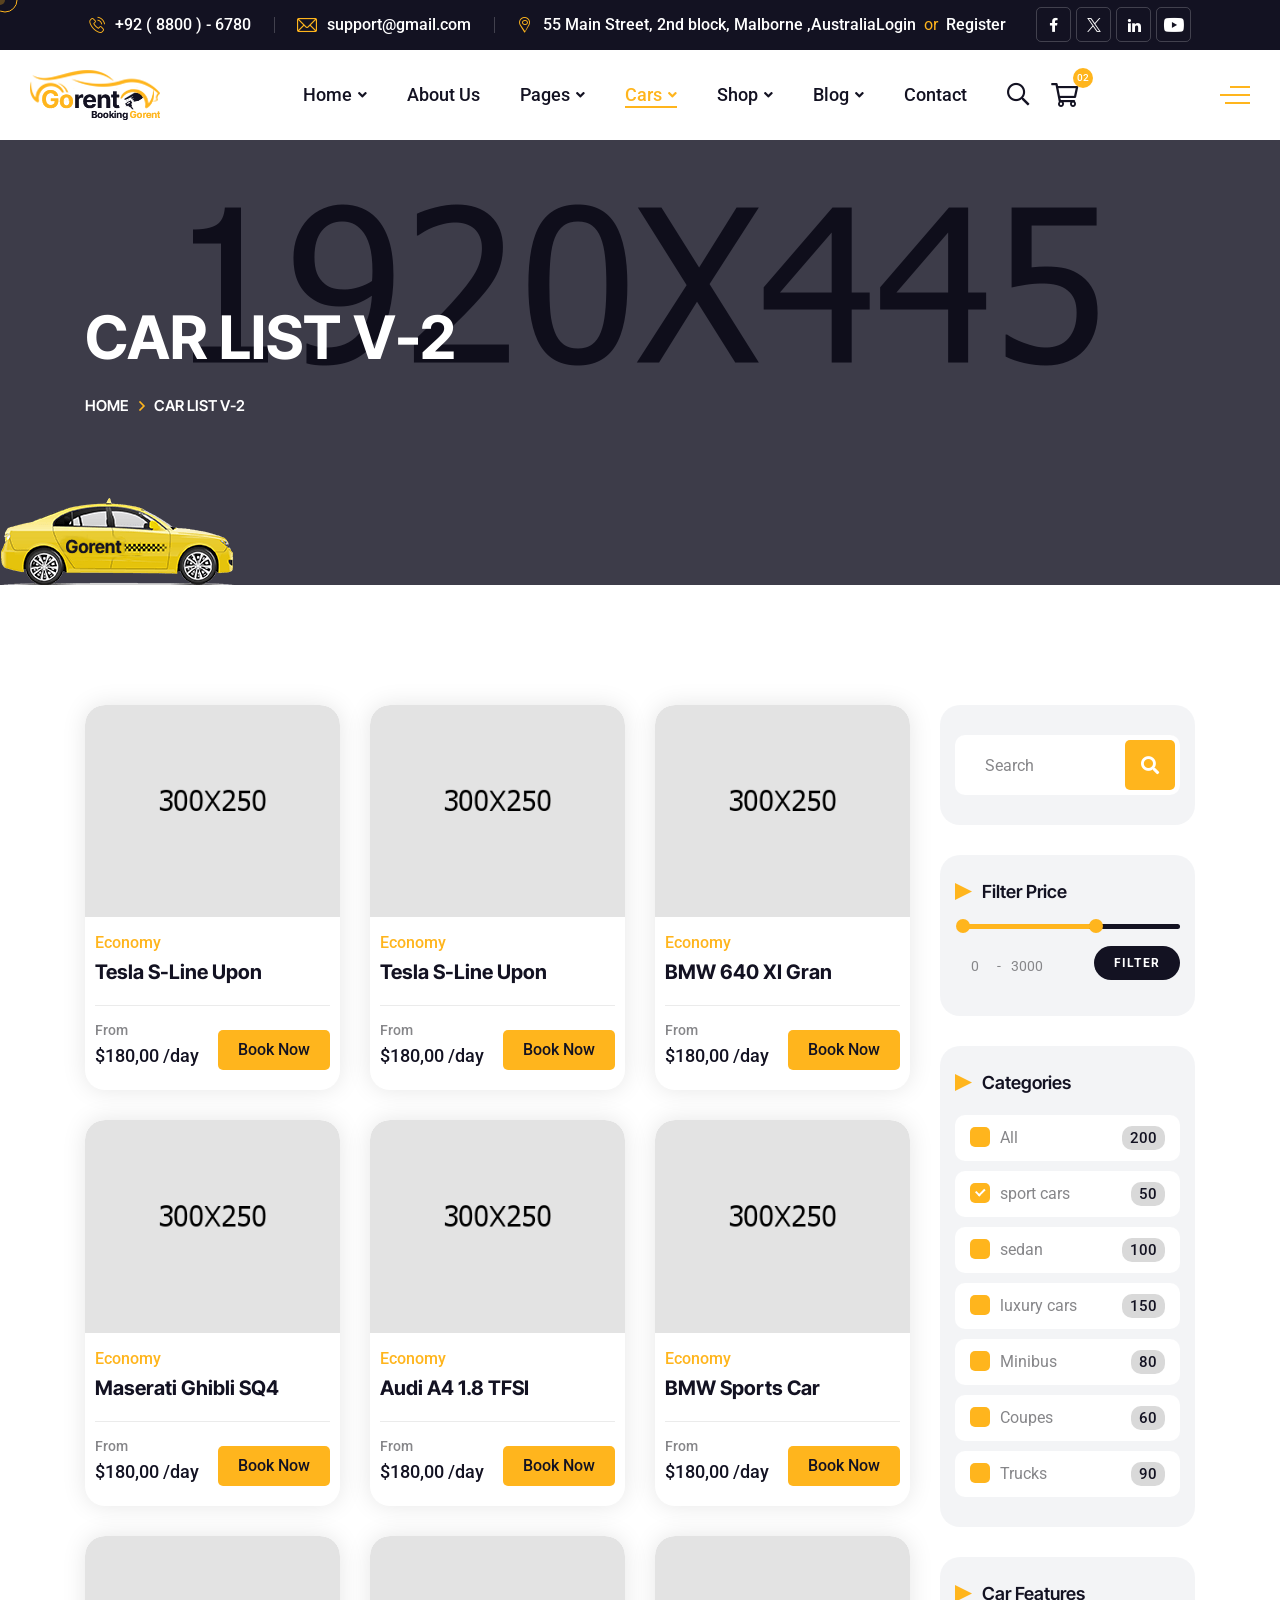
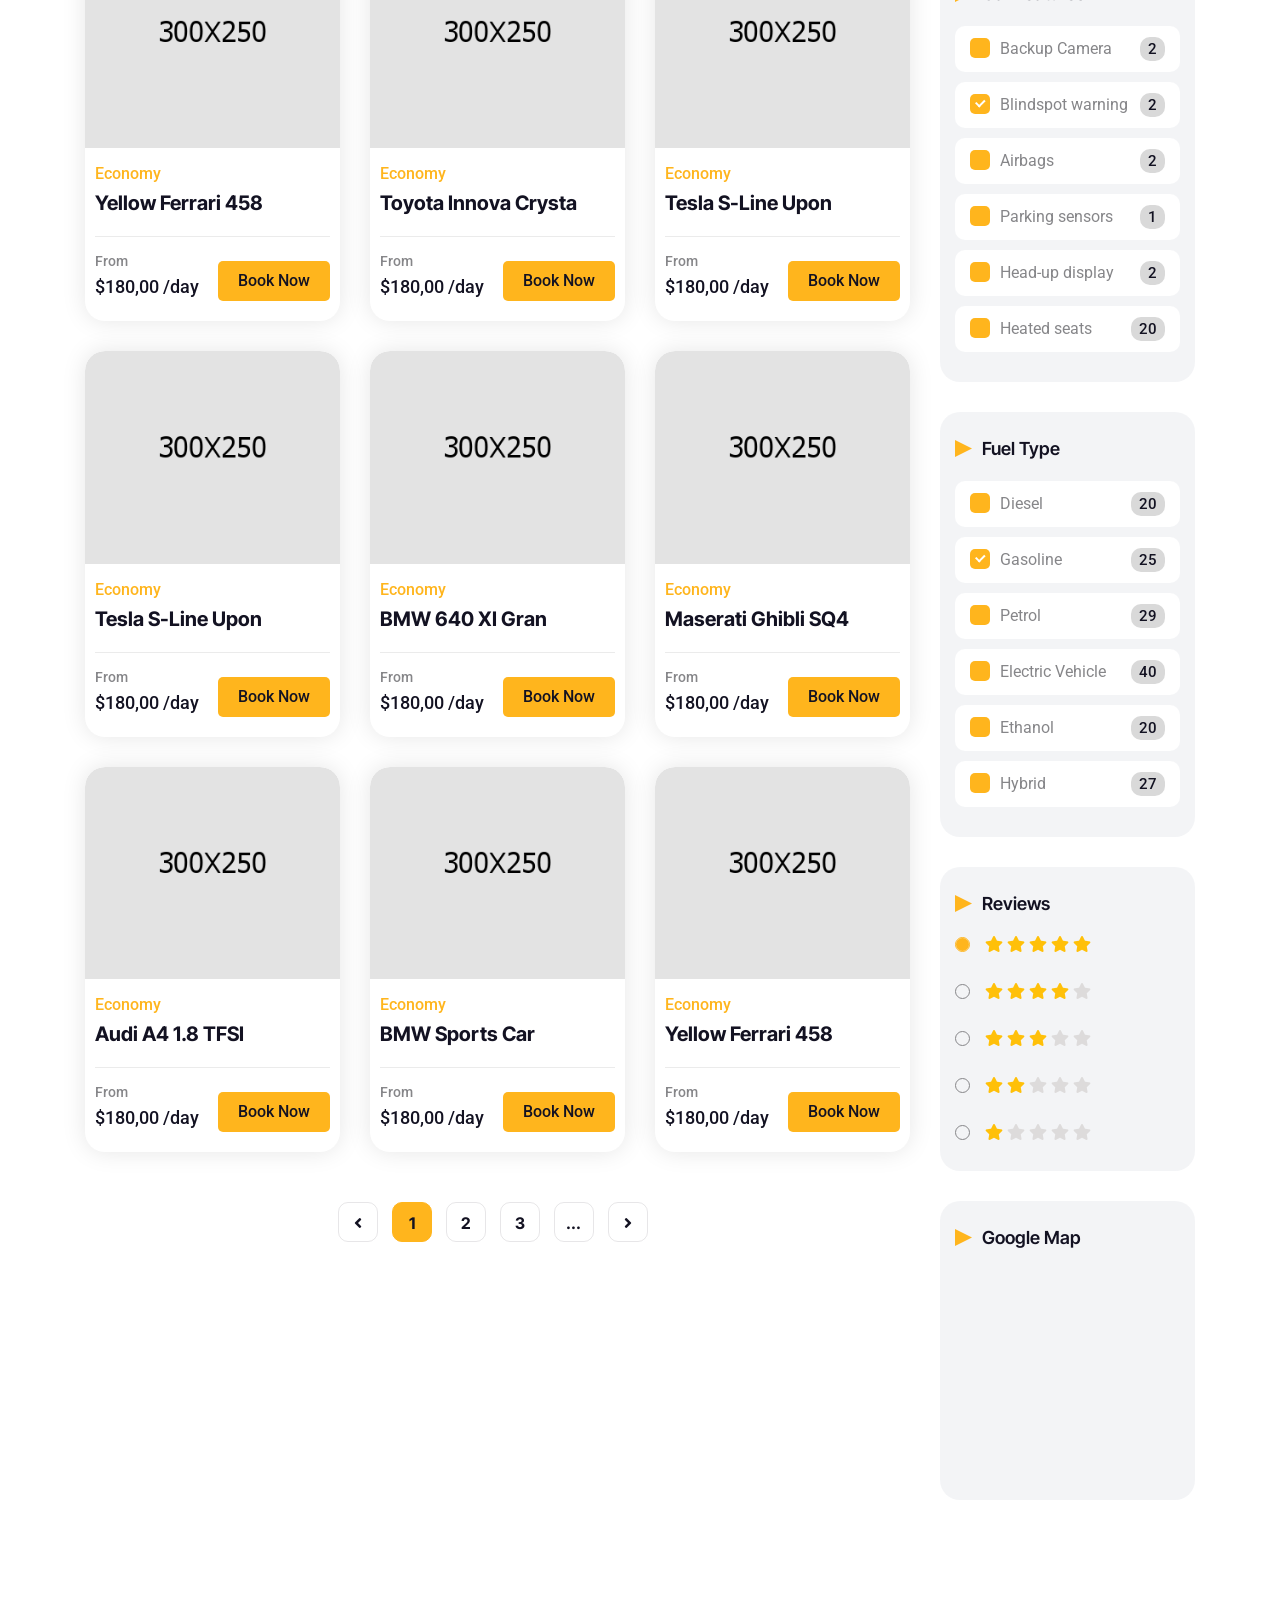
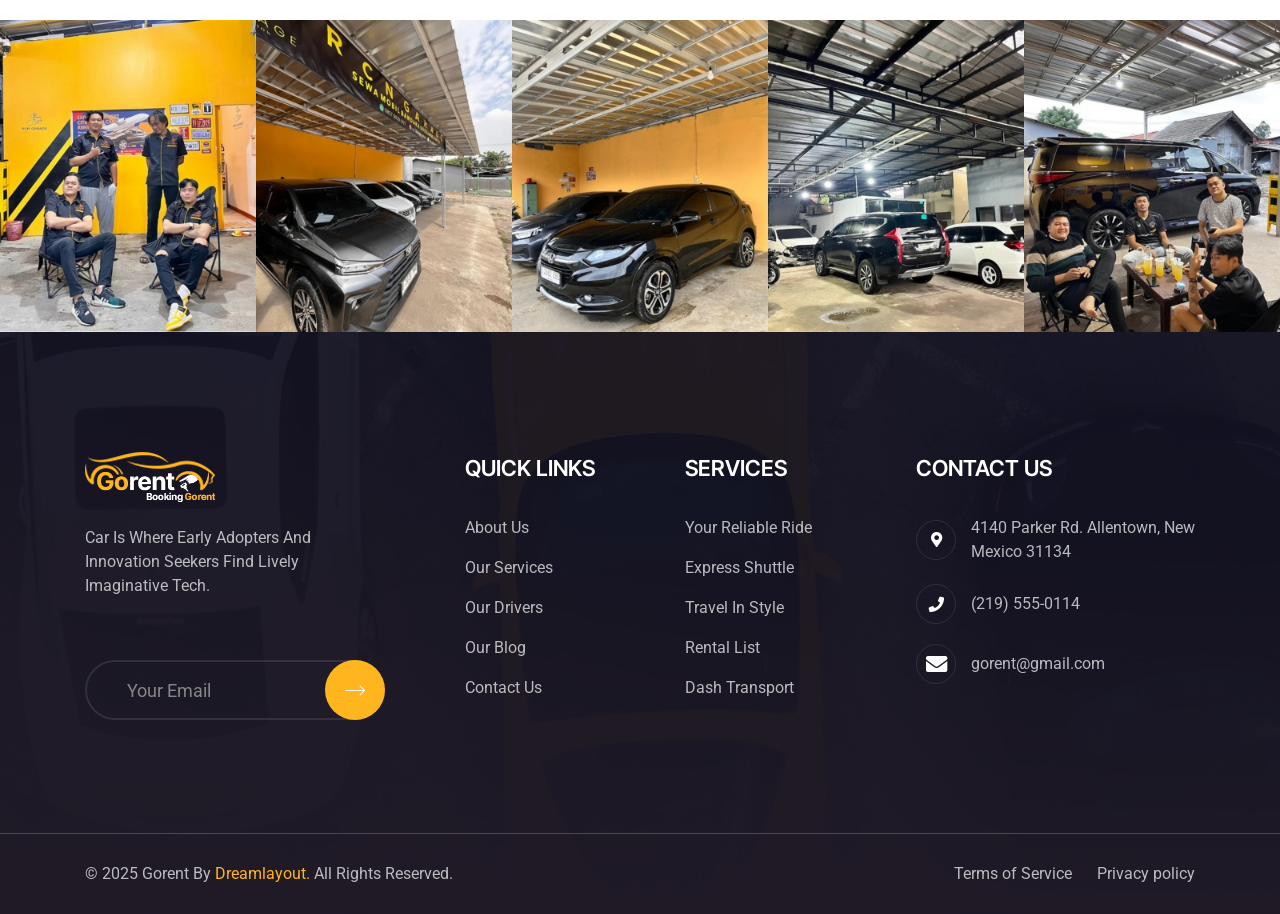
<file: car-list-v-2.html>
<!DOCTYPE html>
<html lang="en">

<head>
    <meta charset="UTF-8" />
    <meta name="viewport" content="width=device-width, initial-scale=1.0" />
    <title> Car List V-2 || Gorent || Gorent HTML 5 Template </title>
    <!-- favicons Icons -->
    <link rel="apple-touch-icon" sizes="180x180" href="assets/images/favicons/apple-touch-icon.png" />
    <link rel="icon" type="image/png" sizes="32x32" href="assets/images/favicons/favicon-32x32.png" />
    <link rel="icon" type="image/png" sizes="16x16" href="assets/images/favicons/favicon-16x16.png" />
    <link rel="manifest" href="assets/images/favicons/site.webmanifest" />
    <meta name="description" content="Gorent HTML 5 Template " />

    <!-- fonts -->
    <link rel="preconnect" href="https://fonts.googleapis.com">
    <link rel="preconnect" href="https://fonts.gstatic.com" crossorigin>
    <link
        href="https://fonts.googleapis.com/css2?family=Roboto:ital,wght@0,100;0,300;0,400;0,500;0,700;0,900;1,100;1,300;1,400;1,500;1,700;1,900&display=swap"
        rel="stylesheet">


    <link
        href="https://fonts.googleapis.com/css2?family=Inter+Tight:ital,wght@0,100..900;1,100..900&family=Roboto:ital,wght@0,100;0,300;0,400;0,500;0,700;0,900;1,100;1,300;1,400;1,500;1,700;1,900&display=swap"
        rel="stylesheet">


    <link rel="stylesheet" href="assets/css/bootstrap.min.css" />
    <link rel="stylesheet" href="assets/css/animate.min.css" />
    <link rel="stylesheet" href="assets/css/custom-animate.css" />
    <link rel="stylesheet" href="assets/css/swiper.min.css" />
    <link rel="stylesheet" href="assets/css/font-awesome-all.css" />
    <link rel="stylesheet" href="assets/css/jarallax.css" />
    <link rel="stylesheet" href="assets/css/jquery.magnific-popup.css" />
    <link rel="stylesheet" href="assets/css/flaticon.css">
    <link rel="stylesheet" href="assets/css/owl.carousel.min.css" />
    <link rel="stylesheet" href="assets/css/owl.theme.default.min.css" />
    <link rel="stylesheet" href="assets/css/nice-select.css" />
    <link rel="stylesheet" href="assets/css/jquery-ui.css" />
    <link rel="stylesheet" href="assets/css/aos.css" />
    <link rel="stylesheet" href="assets/css/odometer.min.css" />
    <link rel="stylesheet" href="assets/css/timePicker.css" />


    <link rel="stylesheet" href="assets/css/module-css/slider.css" />
    <link rel="stylesheet" href="assets/css/module-css/footer.css" />
    <link rel="stylesheet" href="assets/css/module-css/sliding-text.css" />
    <link rel="stylesheet" href="assets/css/module-css/services.css" />
    <link rel="stylesheet" href="assets/css/module-css/about.css" />
    <link rel="stylesheet" href="assets/css/module-css/booking.css" />
    <link rel="stylesheet" href="assets/css/module-css/counter.css" />
    <link rel="stylesheet" href="assets/css/module-css/listing.css" />
    <link rel="stylesheet" href="assets/css/module-css/video.css" />
    <link rel="stylesheet" href="assets/css/module-css/pricing.css" />
    <link rel="stylesheet" href="assets/css/module-css/popular-car.css" />
    <link rel="stylesheet" href="assets/css/module-css/testimonial.css" />
    <link rel="stylesheet" href="assets/css/module-css/faq.css" />
    <link rel="stylesheet" href="assets/css/module-css/team.css" />
    <link rel="stylesheet" href="assets/css/module-css/call.css" />
    <link rel="stylesheet" href="assets/css/module-css/download-app.css" />
    <link rel="stylesheet" href="assets/css/module-css/brand.css" />
    <link rel="stylesheet" href="assets/css/module-css/blog.css" />
    <link rel="stylesheet" href="assets/css/module-css/lets-talk.css" />
    <link rel="stylesheet" href="assets/css/module-css/process.css" />
    <link rel="stylesheet" href="assets/css/module-css/why-choose.css" />
    <link rel="stylesheet" href="assets/css/module-css/gallery.css" />
    <link rel="stylesheet" href="assets/css/module-css/page-header.css" />

    <!-- template styles -->
    <link rel="stylesheet" href="assets/css/style.css" />
    <link rel="stylesheet" href="assets/css/responsive.css" />
</head>

<body class="custom-cursor">
    <div class="custom-cursor__cursor"></div>
    <div class="custom-cursor__cursor-two"></div>

    <!--Start Preloader-->
    <div class="loader js-preloader">
        <div></div>
        <div></div>
        <div></div>
    </div>
    <!--End Preloader-->







    <!-- Start sidebar widget content -->
    <div class="xs-sidebar-group info-group info-sidebar">
        <div class="xs-overlay xs-bg-black"></div>
        <div class="xs-sidebar-widget">
            <div class="sidebar-widget-container">
                <div class="widget-heading">
                    <a href="#" class="close-side-widget">X</a>
                </div>
                <div class="sidebar-textwidget">
                    <div class="sidebar-info-contents">
                        <div class="content-inner">
                            <div class="logo">
                                <a href="index.html"><img src="assets/images/resources/logo-2.png" alt="" /></a>
                            </div>
                            <div class="content-box">
                                <h4>About Us</h4>
                                <div class="inner-text">
                                    <p>Contrary to popular belief, Lorem Ipsum is not simply random text. It has
                                        roots in a piece of classical Latin literature from 45 BC, making it over
                                        2000 years old.
                                    </p>
                                </div>
                            </div>

                            <div class="form-inner">
                                <h4>Get a free quote</h4>
                                <form action="index.html" method="post">
                                    <div class="form-group">
                                        <input type="text" name="name" placeholder="Name" required="">
                                    </div>
                                    <div class="form-group">
                                        <input type="email" name="email" placeholder="Email" required="">
                                    </div>
                                    <div class="form-group">
                                        <textarea name="message" placeholder="Message..."></textarea>
                                    </div>
                                    <div class="form-group message-btn">
                                        <button type="submit" class="thm-btn form-inner__btn">Submit Now</button>
                                    </div>
                                </form>
                            </div>

                            <div class="sidebar-contact-info">
                                <h4>Contact Info</h4>
                                <ul class="list-unstyled">
                                    <li>
                                        <span class="icon-pin"></span> 88 broklyn street, New York
                                    </li>
                                    <li>
                                        <span class="icon-call"></span>
                                        <a href="tel:123456789">+1 555-9990-153</a>
                                    </li>
                                    <li>
                                        <span class="icon-envelope"></span>
                                        <a href="mailto:info@example.com">info@example.com</a>
                                    </li>
                                </ul>
                            </div>
                            <div class="thm-social-link1">
                                <ul class="social-box list-unstyled">
                                    <li>
                                        <a href="#"><i class="icon-facebook" aria-hidden="true"></i></a>
                                    </li>
                                    <li>
                                        <a href="#"><i class="icon-twitter" aria-hidden="true"></i></a>
                                    </li>
                                    <li>
                                        <a href="#"><i class="icon-linkedin" aria-hidden="true"></i></a>
                                    </li>
                                    <li>
                                        <a href="#"><i class="icon-dribble-big-logo" aria-hidden="true"></i></a>
                                    </li>
                                </ul>
                            </div>
                        </div>
                    </div>
                </div>
            </div>
        </div>
    </div>
    <!-- End sidebar widget content -->








    <div class="page-wrapper">
        <header class="main-header">
            <div class="main-menu__top">
                <div class="main-menu__top-inner">
                    <ul class="list-unstyled main-menu__contact-list">
                        <li>
                            <div class="icon">
                                <i class="icon-call-2"></i>
                            </div>
                            <div class="text">
                                <p><a href="tel:9288006780">+92 ( 8800 ) - 6780</a>
                                </p>
                            </div>
                        </li>
                        <li>
                            <div class="icon">
                                <i class="icon-envelope-2"></i>
                            </div>
                            <div class="text">
                                <p><a href="mailto:support@gmail.com">support@gmail.com</a>
                                </p>
                            </div>
                        </li>
                        <li>
                            <div class="icon">
                                <i class="icon-pin-2"></i>
                            </div>
                            <div class="text">
                                <p>55 Main Street, 2nd block, Malborne ,Australia</p>
                            </div>
                        </li>
                    </ul>
                    <div class="main-menu__top-right">
                        <div class="main-menu__top-login-reg-box">
                            <a href="login.html">Login</a>
                            <p>or</p>
                            <a href="sign-up.html">Register</a>
                        </div>
                        <div class="main-menu__social">
                            <a href="#"><i class="icon-facebook"></i></a>
                            <a href="#"><i class="icon-twitter"></i></a>
                            <a href="#"><i class="icon-instagram"></i></a>
                            <a href="#"><i class="icon-youtube"></i></a>
                        </div>
                    </div>
                </div>
            </div>
            <nav class="main-menu">
                <div class="main-menu__wrapper">
                    <div class="main-menu__wrapper-inner">
                        <div class="main-menu__left">
                            <div class="main-menu__logo">
                                <a href="index.html"><img src="assets/images/resources/logo-1.png" alt=""></a>
                            </div>
                        </div>
                        <div class="main-menu__middle-box">
                            <div class="main-menu__main-menu-box">
                                <a href="#" class="mobile-nav__toggler"><i class="fa fa-bars"></i></a>
                                <ul class="main-menu__list">
                                    <li class="dropdown megamenu">
                                        <a href="#">Home </a>
                                        <ul>
                                            <li>
                                                <section class="home-showcase">
                                                    <div class="container">
                                                        <div class="home-showcase__inner">
                                                            <div class="row">
                                                                <div class="col-lg-3">
                                                                    <div class="home-showcase__item">
                                                                        <div class="home-showcase__image">
                                                                            <img src="assets/images/home-showcase/home-showcase-1-1.jpg"
                                                                                alt="">
                                                                            <div class="home-showcase__buttons">
                                                                                <a href="index.html"
                                                                                    class="thm-btn home-showcase__buttons__item">Multi
                                                                                    Page <span
                                                                                        class="fas fa-arrow-right"></span></a>
                                                                                <a href="index-one-page.html"
                                                                                    class="thm-btn home-showcase__buttons__item">One
                                                                                    Page <span
                                                                                        class="fas fa-arrow-right"></span></a>
                                                                            </div>
                                                                            <!-- /.home-showcase__buttons -->
                                                                        </div><!-- /.home-showcase__image -->
                                                                        <h3 class="home-showcase__title">Home
                                                                            Page
                                                                            01</h3>
                                                                        <!-- /.home-showcase__title -->
                                                                    </div><!-- /.home-showcase__item -->
                                                                </div><!-- /.col-lg-3 -->
                                                                <div class="col-lg-3">
                                                                    <div class="home-showcase__item">
                                                                        <div class="home-showcase__image">
                                                                            <img src="assets/images/home-showcase/home-showcase-1-2.jpg"
                                                                                alt="">
                                                                            <div class="home-showcase__buttons">
                                                                                <a href="index2.html"
                                                                                    class="thm-btn home-showcase__buttons__item">Multi
                                                                                    Page <span
                                                                                        class="fas fa-arrow-right"></span></a>
                                                                                <a href="index2-one-page.html"
                                                                                    class="thm-btn home-showcase__buttons__item">One
                                                                                    Page <span
                                                                                        class="fas fa-arrow-right"></span></a>
                                                                            </div>
                                                                            <!-- /.home-showcase__buttons -->
                                                                        </div><!-- /.home-showcase__image -->
                                                                        <h3 class="home-showcase__title">Home
                                                                            Page
                                                                            02
                                                                        </h3><!-- /.home-showcase__title -->
                                                                    </div><!-- /.home-showcase__item -->
                                                                </div><!-- /.col-lg-3 -->
                                                                <div class="col-lg-3">
                                                                    <div class="home-showcase__item">
                                                                        <div class="home-showcase__image">
                                                                            <img src="assets/images/home-showcase/home-showcase-1-3.jpg"
                                                                                alt="">
                                                                            <div class="home-showcase__buttons">
                                                                                <a href="index3.html"
                                                                                    class="thm-btn home-showcase__buttons__item">Multi
                                                                                    Page <span
                                                                                        class="fas fa-arrow-right"></span></a>
                                                                                <a href="index3-one-page.html"
                                                                                    class="thm-btn home-showcase__buttons__item">One
                                                                                    Page <span
                                                                                        class="fas fa-arrow-right"></span></a>
                                                                            </div>
                                                                            <!-- /.home-showcase__buttons -->
                                                                        </div><!-- /.home-showcase__image -->
                                                                        <h3 class="home-showcase__title">Home
                                                                            Page
                                                                            03
                                                                        </h3><!-- /.home-showcase__title -->
                                                                    </div><!-- /.home-showcase__item -->
                                                                </div><!-- /.col-lg-3 -->
                                                                <div class="col-lg-3">
                                                                    <div class="home-showcase__item">
                                                                        <div class="home-showcase__image">
                                                                            <img src="assets/images/home-showcase/home-showcase-1-4.jpg"
                                                                                alt="">
                                                                            <div class="home-showcase__buttons">
                                                                                <a href="index-dark.html"
                                                                                    class="thm-btn home-showcase__buttons__item">View
                                                                                    Page <span
                                                                                        class="fas fa-arrow-right"></span></a>
                                                                            </div>
                                                                            <!-- /.home-showcase__buttons -->
                                                                        </div><!-- /.home-showcase__image -->
                                                                        <h3 class="home-showcase__title">Home
                                                                            Page
                                                                            04
                                                                        </h3><!-- /.home-showcase__title -->
                                                                    </div><!-- /.home-showcase__item -->
                                                                </div><!-- /.col-lg-3 -->
                                                            </div><!-- /.row -->
                                                        </div><!-- /.home-showcase__inner -->

                                                    </div><!-- /.container -->
                                                </section>
                                            </li>
                                        </ul>
                                    </li>
                                    <li>
                                        <a href="about.html">About Us</a>
                                    </li>
                                    <li class="dropdown">
                                        <a href="#">Pages</a>
                                        <ul class="shadow-box">
                                            <li><a href="services.html">Services</a></li>
                                            <li><a href="drivers.html">Drivers</a></li>
                                            <li><a href="driver-details.html">Driver Details</a></li>
                                            <li><a href="testimonials.html">Testimonials</a></li>
                                            <li><a href="pricing.html">Pricing</a></li>
                                            <li><a href="faq.html">FAQs</a></li>
                                            <li><a href="404.html">404 Error</a></li>
                                        </ul>
                                    </li>
                                    <li class="dropdown">
                                        <a href="#">Cars</a>
                                        <ul class="shadow-box">
                                            <li><a href="cars.html">Cars</a></li>
                                            <li><a href="car-list-v-1.html">Car Listing V-1</a></li>
                                            <li><a href="car-list-v-2.html">Car Listing V-2</a></li>
                                            <li><a href="car-list-v-3.html">Car Listing V-3</a></li>
                                            <li><a href="listing-single.html">Car Listing Single</a></li>
                                        </ul>
                                    </li>
                                    <li class="dropdown">
                                        <a href="#">Shop</a>
                                        <ul class="shadow-box">
                                            <li><a href="products.html">Products</a></li>
                                            <li><a href="product-details.html">Product Details</a></li>
                                            <li><a href="cart.html">Cart</a></li>
                                            <li><a href="checkout.html">Checkout</a></li>
                                            <li><a href="wishlist.html">Wishlist</a></li>
                                            <li><a href="sign-up.html">Sign Up</a></li>
                                            <li><a href="login.html">Login</a></li>
                                        </ul>
                                    </li>
                                    <li class="dropdown">
                                        <a href="#">Blog</a>
                                        <ul class="shadow-box">
                                            <li><a href="blog.html">Blog</a></li>
                                            <li><a href="blog-standard.html">Blog Standard</a></li>
                                            <li><a href="blog-left-sidebar.html">Blog Left Sidebar</a></li>
                                            <li><a href="blog-right-sidebar.html">Blog Right Sidebar</a></li>
                                            <li><a href="blog-details.html">Blog Details</a></li>
                                        </ul>
                                    </li>
                                    <li>
                                        <a href="contact.html">Contact</a>
                                    </li>
                                </ul>
                            </div>
                            <div class="main-menu__search-cart-box">
                                <div class="main-menu__search-box">
                                    <a href="#" class="main-menu__search search-toggler icon-search"></a>
                                </div>
                                <div class="main-menu__cart-box">
                                    <a href="cart.html" class="main-menu__cart">
                                        <span class="far fa-shopping-cart"></span>
                                        <span class="main-menu__cart-count">02</span>
                                    </a>
                                </div>
                            </div>
                        </div>
                        <div class="main-menu__right">
                            <div class="main-menu__call">
                                <div class="main-menu__call-icon">
                                    <i class="icon-call-3"></i>
                                </div>
                                <div class="main-menu__call-content">
                                    <p class="main-menu__call-sub-title">Call Anytime</p>
                                    <h5 class="main-menu__call-number"><a href="tel:23645689622">+236 (456) 896 22</a>
                                    </h5>
                                </div>
                            </div>
                            <div class="main-menu__nav-sidebar-icon">
                                <a class="navSidebar-button" href="#">
                                    <span class="icon-dots-menu-one"></span>
                                    <span class="icon-dots-menu-two"></span>
                                    <span class="icon-dots-menu-three"></span>
                                </a>
                            </div>
                        </div>
                    </div>
                </div>
            </nav>
        </header>

        <div class="stricky-header stricked-menu main-menu">
            <div class="sticky-header__content"></div><!-- /.sticky-header__content -->
        </div><!-- /.stricky-header -->


        <!--Page Header Start -->
        <section class="page-header">
            <div class="page-header__bg" style="background-image: url(assets/images/backgrounds/page-header-bg.jpg);">
            </div>
            <div class="page-header__shape-1"
                style="background-image: url(assets/images/shapes/page-header-shape-1.png);"></div>
            <div class="container">
                <div class="page-header__inner">
                    <h3>Car List V-2</h3>
                    <div class="thm-breadcrumb__inner">
                        <ul class="thm-breadcrumb list-unstyled">
                            <li><a href="index.html">Home</a></li>
                            <li><span class="icon-arrow-left"></span></li>
                            <li>Car List V-2</li>
                        </ul>
                    </div>
                </div>
            </div>
        </section>
        <!--Page Header End -->

        <!--Car Listing page One Start -->
        <section class="car-listing-page-two">
            <div class="container">
                <div class="row">
                    <div class="col-xl-9">
                        <div class="car-listing-page-two__left">
                            <div class="row">
                                <!-- Listing Two Single Start -->
                                <div class="col-xl-4 col-lg-4 col-md-6">
                                    <div class="listing-two__single">
                                        <div class="listing-two__img-box">
                                            <div class="listing-two__img">
                                                <img src="assets/images/listing/listing-2-1.jpg" alt="">
                                            </div>
                                        </div>
                                        <div class="listing-two__content">
                                            <p class="listing-two__sub-title">economy</p>
                                            <h3 class="listing-two__title"><a href="listing-single.html">Tesla S-Line
                                                    Upon</a>
                                            </h3>
                                            <div class="listing-two__price-and-btn">
                                                <div class="listing-two__price-box">
                                                    <span>From</span>
                                                    <p>$180,00 /day</p>
                                                </div>
                                                <div class="listing-two__btn-box">
                                                    <a href="listing-single.html" class="thm-btn">Book Now</a>
                                                </div>
                                            </div>
                                        </div>
                                    </div>
                                </div>
                                <!-- Listing Two Single End -->
                                <!-- Listing Two Single Start -->
                                <div class="col-xl-4 col-lg-4 col-md-6">
                                    <div class="listing-two__single">
                                        <div class="listing-two__img-box">
                                            <div class="listing-two__img">
                                                <img src="assets/images/listing/listing-2-2.jpg" alt="">
                                            </div>
                                        </div>
                                        <div class="listing-two__content">
                                            <p class="listing-two__sub-title">economy</p>
                                            <h3 class="listing-two__title"><a href="listing-single.html">Tesla S-Line
                                                    Upon</a>
                                            </h3>
                                            <div class="listing-two__price-and-btn">
                                                <div class="listing-two__price-box">
                                                    <span>From</span>
                                                    <p>$180,00 /day</p>
                                                </div>
                                                <div class="listing-two__btn-box">
                                                    <a href="listing-single.html" class="thm-btn">Book Now</a>
                                                </div>
                                            </div>
                                        </div>
                                    </div>
                                </div>
                                <!-- Listing Two Single End -->
                                <!-- Listing Two Single Start -->
                                <div class="col-xl-4 col-lg-4 col-md-6">
                                    <div class="listing-two__single">
                                        <div class="listing-two__img-box">
                                            <div class="listing-two__img">
                                                <img src="assets/images/listing/listing-2-3.jpg" alt="">
                                            </div>
                                        </div>
                                        <div class="listing-two__content">
                                            <p class="listing-two__sub-title">economy</p>
                                            <h3 class="listing-two__title"><a href="listing-single.html">BMW 640 XI
                                                    Gran</a>
                                            </h3>
                                            <div class="listing-two__price-and-btn">
                                                <div class="listing-two__price-box">
                                                    <span>From</span>
                                                    <p>$180,00 /day</p>
                                                </div>
                                                <div class="listing-two__btn-box">
                                                    <a href="listing-single.html" class="thm-btn">Book Now</a>
                                                </div>
                                            </div>
                                        </div>
                                    </div>
                                </div>
                                <!-- Listing Two Single End -->
                                <!-- Listing Two Single Start -->
                                <div class="col-xl-4 col-lg-4 col-md-6">
                                    <div class="listing-two__single">
                                        <div class="listing-two__img-box">
                                            <div class="listing-two__img">
                                                <img src="assets/images/listing/listing-2-4.jpg" alt="">
                                            </div>
                                        </div>
                                        <div class="listing-two__content">
                                            <p class="listing-two__sub-title">economy</p>
                                            <h3 class="listing-two__title"><a href="listing-single.html">Maserati Ghibli
                                                    SQ4</a>
                                            </h3>
                                            <div class="listing-two__price-and-btn">
                                                <div class="listing-two__price-box">
                                                    <span>From</span>
                                                    <p>$180,00 /day</p>
                                                </div>
                                                <div class="listing-two__btn-box">
                                                    <a href="listing-single.html" class="thm-btn">Book Now</a>
                                                </div>
                                            </div>
                                        </div>
                                    </div>
                                </div>
                                <!-- Listing Two Single End -->
                                <!-- Listing Two Single Start -->
                                <div class="col-xl-4 col-lg-4 col-md-6">
                                    <div class="listing-two__single">
                                        <div class="listing-two__img-box">
                                            <div class="listing-two__img">
                                                <img src="assets/images/listing/listing-2-5.jpg" alt="">
                                            </div>
                                        </div>
                                        <div class="listing-two__content">
                                            <p class="listing-two__sub-title">economy</p>
                                            <h3 class="listing-two__title"><a href="listing-single.html">Audi A4 1.8
                                                    TFSI</a>
                                            </h3>
                                            <div class="listing-two__price-and-btn">
                                                <div class="listing-two__price-box">
                                                    <span>From</span>
                                                    <p>$180,00 /day</p>
                                                </div>
                                                <div class="listing-two__btn-box">
                                                    <a href="listing-single.html" class="thm-btn">Book Now</a>
                                                </div>
                                            </div>
                                        </div>
                                    </div>
                                </div>
                                <!-- Listing Two Single End -->
                                <!-- Listing Two Single Start -->
                                <div class="col-xl-4 col-lg-4 col-md-6">
                                    <div class="listing-two__single">
                                        <div class="listing-two__img-box">
                                            <div class="listing-two__img">
                                                <img src="assets/images/listing/listing-2-6.jpg" alt="">
                                            </div>
                                        </div>
                                        <div class="listing-two__content">
                                            <p class="listing-two__sub-title">economy</p>
                                            <h3 class="listing-two__title"><a href="listing-single.html">BMW Sports
                                                    Car</a>
                                            </h3>
                                            <div class="listing-two__price-and-btn">
                                                <div class="listing-two__price-box">
                                                    <span>From</span>
                                                    <p>$180,00 /day</p>
                                                </div>
                                                <div class="listing-two__btn-box">
                                                    <a href="listing-single.html" class="thm-btn">Book Now</a>
                                                </div>
                                            </div>
                                        </div>
                                    </div>
                                </div>
                                <!-- Listing Two Single End -->
                                <!-- Listing Two Single Start -->
                                <div class="col-xl-4 col-lg-4 col-md-6">
                                    <div class="listing-two__single">
                                        <div class="listing-two__img-box">
                                            <div class="listing-two__img">
                                                <img src="assets/images/listing/listing-2-7.jpg" alt="">
                                            </div>
                                        </div>
                                        <div class="listing-two__content">
                                            <p class="listing-two__sub-title">economy</p>
                                            <h3 class="listing-two__title"><a href="listing-single.html">Yellow Ferrari
                                                    458</a>
                                            </h3>
                                            <div class="listing-two__price-and-btn">
                                                <div class="listing-two__price-box">
                                                    <span>From</span>
                                                    <p>$180,00 /day</p>
                                                </div>
                                                <div class="listing-two__btn-box">
                                                    <a href="listing-single.html" class="thm-btn">Book Now</a>
                                                </div>
                                            </div>
                                        </div>
                                    </div>
                                </div>
                                <!-- Listing Two Single End -->
                                <!-- Listing Two Single Start -->
                                <div class="col-xl-4 col-lg-4 col-md-6">
                                    <div class="listing-two__single">
                                        <div class="listing-two__img-box">
                                            <div class="listing-two__img">
                                                <img src="assets/images/listing/listing-2-8.jpg" alt="">
                                            </div>
                                        </div>
                                        <div class="listing-two__content">
                                            <p class="listing-two__sub-title">economy</p>
                                            <h3 class="listing-two__title"><a href="listing-single.html">toyota innova
                                                    crysta</a>
                                            </h3>
                                            <div class="listing-two__price-and-btn">
                                                <div class="listing-two__price-box">
                                                    <span>From</span>
                                                    <p>$180,00 /day</p>
                                                </div>
                                                <div class="listing-two__btn-box">
                                                    <a href="listing-single.html" class="thm-btn">Book Now</a>
                                                </div>
                                            </div>
                                        </div>
                                    </div>
                                </div>
                                <!-- Listing Two Single End -->
                                <!-- Listing Two Single Start -->
                                <div class="col-xl-4 col-lg-4 col-md-6">
                                    <div class="listing-two__single">
                                        <div class="listing-two__img-box">
                                            <div class="listing-two__img">
                                                <img src="assets/images/listing/listing-2-1.jpg" alt="">
                                            </div>
                                        </div>
                                        <div class="listing-two__content">
                                            <p class="listing-two__sub-title">economy</p>
                                            <h3 class="listing-two__title"><a href="listing-single.html">Tesla S-Line
                                                    Upon</a>
                                            </h3>
                                            <div class="listing-two__price-and-btn">
                                                <div class="listing-two__price-box">
                                                    <span>From</span>
                                                    <p>$180,00 /day</p>
                                                </div>
                                                <div class="listing-two__btn-box">
                                                    <a href="listing-single.html" class="thm-btn">Book Now</a>
                                                </div>
                                            </div>
                                        </div>
                                    </div>
                                </div>
                                <!-- Listing Two Single End -->
                                <!-- Listing Two Single Start -->
                                <div class="col-xl-4 col-lg-4 col-md-6">
                                    <div class="listing-two__single">
                                        <div class="listing-two__img-box">
                                            <div class="listing-two__img">
                                                <img src="assets/images/listing/listing-2-2.jpg" alt="">
                                            </div>
                                        </div>
                                        <div class="listing-two__content">
                                            <p class="listing-two__sub-title">economy</p>
                                            <h3 class="listing-two__title"><a href="listing-single.html">Tesla S-Line
                                                    Upon</a>
                                            </h3>
                                            <div class="listing-two__price-and-btn">
                                                <div class="listing-two__price-box">
                                                    <span>From</span>
                                                    <p>$180,00 /day</p>
                                                </div>
                                                <div class="listing-two__btn-box">
                                                    <a href="listing-single.html" class="thm-btn">Book Now</a>
                                                </div>
                                            </div>
                                        </div>
                                    </div>
                                </div>
                                <!-- Listing Two Single End -->
                                <!-- Listing Two Single Start -->
                                <div class="col-xl-4 col-lg-4 col-md-6">
                                    <div class="listing-two__single">
                                        <div class="listing-two__img-box">
                                            <div class="listing-two__img">
                                                <img src="assets/images/listing/listing-2-3.jpg" alt="">
                                            </div>
                                        </div>
                                        <div class="listing-two__content">
                                            <p class="listing-two__sub-title">economy</p>
                                            <h3 class="listing-two__title"><a href="listing-single.html">BMW 640 XI
                                                    Gran</a>
                                            </h3>
                                            <div class="listing-two__price-and-btn">
                                                <div class="listing-two__price-box">
                                                    <span>From</span>
                                                    <p>$180,00 /day</p>
                                                </div>
                                                <div class="listing-two__btn-box">
                                                    <a href="listing-single.html" class="thm-btn">Book Now</a>
                                                </div>
                                            </div>
                                        </div>
                                    </div>
                                </div>
                                <!-- Listing Two Single End -->
                                <!-- Listing Two Single Start -->
                                <div class="col-xl-4 col-lg-4 col-md-6">
                                    <div class="listing-two__single">
                                        <div class="listing-two__img-box">
                                            <div class="listing-two__img">
                                                <img src="assets/images/listing/listing-2-4.jpg" alt="">
                                            </div>
                                        </div>
                                        <div class="listing-two__content">
                                            <p class="listing-two__sub-title">economy</p>
                                            <h3 class="listing-two__title"><a href="listing-single.html">Maserati Ghibli
                                                    SQ4</a>
                                            </h3>
                                            <div class="listing-two__price-and-btn">
                                                <div class="listing-two__price-box">
                                                    <span>From</span>
                                                    <p>$180,00 /day</p>
                                                </div>
                                                <div class="listing-two__btn-box">
                                                    <a href="listing-single.html" class="thm-btn">Book Now</a>
                                                </div>
                                            </div>
                                        </div>
                                    </div>
                                </div>
                                <!-- Listing Two Single End -->
                                <!-- Listing Two Single Start -->
                                <div class="col-xl-4 col-lg-4 col-md-6">
                                    <div class="listing-two__single">
                                        <div class="listing-two__img-box">
                                            <div class="listing-two__img">
                                                <img src="assets/images/listing/listing-2-5.jpg" alt="">
                                            </div>
                                        </div>
                                        <div class="listing-two__content">
                                            <p class="listing-two__sub-title">economy</p>
                                            <h3 class="listing-two__title"><a href="listing-single.html">Audi A4 1.8
                                                    TFSI</a>
                                            </h3>
                                            <div class="listing-two__price-and-btn">
                                                <div class="listing-two__price-box">
                                                    <span>From</span>
                                                    <p>$180,00 /day</p>
                                                </div>
                                                <div class="listing-two__btn-box">
                                                    <a href="listing-single.html" class="thm-btn">Book Now</a>
                                                </div>
                                            </div>
                                        </div>
                                    </div>
                                </div>
                                <!-- Listing Two Single End -->
                                <!-- Listing Two Single Start -->
                                <div class="col-xl-4 col-lg-4 col-md-6">
                                    <div class="listing-two__single">
                                        <div class="listing-two__img-box">
                                            <div class="listing-two__img">
                                                <img src="assets/images/listing/listing-2-6.jpg" alt="">
                                            </div>
                                        </div>
                                        <div class="listing-two__content">
                                            <p class="listing-two__sub-title">economy</p>
                                            <h3 class="listing-two__title"><a href="listing-single.html">BMW Sports
                                                    Car</a>
                                            </h3>
                                            <div class="listing-two__price-and-btn">
                                                <div class="listing-two__price-box">
                                                    <span>From</span>
                                                    <p>$180,00 /day</p>
                                                </div>
                                                <div class="listing-two__btn-box">
                                                    <a href="listing-single.html" class="thm-btn">Book Now</a>
                                                </div>
                                            </div>
                                        </div>
                                    </div>
                                </div>
                                <!-- Listing Two Single End -->
                                <!-- Listing Two Single Start -->
                                <div class="col-xl-4 col-lg-4 col-md-6">
                                    <div class="listing-two__single">
                                        <div class="listing-two__img-box">
                                            <div class="listing-two__img">
                                                <img src="assets/images/listing/listing-2-7.jpg" alt="">
                                            </div>
                                        </div>
                                        <div class="listing-two__content">
                                            <p class="listing-two__sub-title">economy</p>
                                            <h3 class="listing-two__title"><a href="listing-single.html">Yellow Ferrari
                                                    458</a>
                                            </h3>
                                            <div class="listing-two__price-and-btn">
                                                <div class="listing-two__price-box">
                                                    <span>From</span>
                                                    <p>$180,00 /day</p>
                                                </div>
                                                <div class="listing-two__btn-box">
                                                    <a href="listing-single.html" class="thm-btn">Book Now</a>
                                                </div>
                                            </div>
                                        </div>
                                    </div>
                                </div>
                                <!-- Listing Two Single End -->
                            </div>
                            <div class="car-listing__pagination">
                                <ul class="pg-pagination list-unstyled">
                                    <li class="prev">
                                        <a href="#" aria-label="prev"><i class="fas fa-angle-left"></i></a>
                                    </li>
                                    <li class="count active"><a href="#">1</a></li>
                                    <li class="count"><a href="#">2</a></li>
                                    <li class="count"><a href="#">3</a></li>
                                    <li class="count"><a href="#">...</a></li>
                                    <li class="next">
                                        <a href="#" aria-label="Next"><i class="fas fa-angle-right"></i></a>
                                    </li>
                                </ul>
                            </div>
                        </div>
                    </div>
                    <div class="col-xl-3">
                        <div class="car-listing-page-two__right">
                            <div class="car-listing__sidebar">
                                <div class="car-listing__search car-listing__sidebar-single">
                                    <form action="#">
                                        <input type="text" placeholder="Search">
                                        <button type="submit"><i class="fa fa-search"></i></button>
                                    </form>
                                </div>
                                <div class="car-listing__price-ranger car-listing__sidebar-single">
                                    <h3 class="car-listing__sidebar-title">Filter Price</h3>
                                    <div class="price-ranger">
                                        <div id="slider-range"></div>
                                        <div class="ranger-min-max-block">
                                            <input type="text" readonly class="min">
                                            <span>-</span>
                                            <input type="text" readonly class="max">
                                            <input type="submit" value="Filter">
                                        </div>
                                    </div>
                                </div>
                                <div class="car-listing__category car-listing__sidebar-single">
                                    <h3 class="car-listing__sidebar-title">Categories</h3>
                                    <ul class="list-unstyled">
                                        <li>
                                            <div class="checked-box">
                                                <input type="checkbox" name="skipper1" id="skipper">
                                                <label for="skipper"><span></span>All</label>
                                            </div>
                                            <div class="counts-box">
                                                <p>200</p>
                                            </div>
                                        </li>
                                        <li>
                                            <div class="checked-box">
                                                <input type="checkbox" name="skipper2" id="skipper2" checked="">
                                                <label for="skipper2"><span></span>sport cars</label>
                                            </div>
                                            <div class="counts-box">
                                                <p>50</p>
                                            </div>
                                        </li>
                                        <li>
                                            <div class="checked-box">
                                                <input type="checkbox" name="skipper3" id="skipper3">
                                                <label for="skipper3"><span></span>sedan</label>
                                            </div>
                                            <div class="counts-box">
                                                <p>100</p>
                                            </div>
                                        </li>
                                        <li>
                                            <div class="checked-box">
                                                <input type="checkbox" name="skipper4" id="skipper4">
                                                <label for="skipper4"><span></span>luxury cars</label>
                                            </div>
                                            <div class="counts-box">
                                                <p>150</p>
                                            </div>
                                        </li>
                                        <li>
                                            <div class="checked-box">
                                                <input type="checkbox" name="skipper5" id="skipper5">
                                                <label for="skipper5"><span></span>Minibus</label>
                                            </div>
                                            <div class="counts-box">
                                                <p>80</p>
                                            </div>
                                        </li>
                                        <li>
                                            <div class="checked-box">
                                                <input type="checkbox" name="skipper6" id="skipper6">
                                                <label for="skipper6"><span></span>Coupes</label>
                                            </div>
                                            <div class="counts-box">
                                                <p>60</p>
                                            </div>
                                        </li>
                                        <li>
                                            <div class="checked-box">
                                                <input type="checkbox" name="skipper7" id="skipper7">
                                                <label for="skipper7"><span></span>Trucks</label>
                                            </div>
                                            <div class="counts-box">
                                                <p>90</p>
                                            </div>
                                        </li>
                                    </ul>
                                </div>
                                <div class="car-listing__category car-listing__features car-listing__sidebar-single">
                                    <h3 class="car-listing__sidebar-title">Car Features</h3>
                                    <ul class="list-unstyled">
                                        <li>
                                            <div class="checked-box">
                                                <input type="checkbox" name="c_features1" id="c_features1">
                                                <label for="c_features1"><span></span>Backup Camera</label>
                                            </div>
                                            <div class="counts-box">
                                                <p>2</p>
                                            </div>
                                        </li>
                                        <li>
                                            <div class="checked-box">
                                                <input type="checkbox" name="c_features2" id="c_features2" checked="">
                                                <label for="c_features2"><span></span>Blindspot warning</label>
                                            </div>
                                            <div class="counts-box">
                                                <p>2</p>
                                            </div>
                                        </li>
                                        <li>
                                            <div class="checked-box">
                                                <input type="checkbox" name="c_features4" id="c_features4">
                                                <label for="c_features4"><span></span>Airbags</label>
                                            </div>
                                            <div class="counts-box">
                                                <p>2</p>
                                            </div>
                                        </li>
                                        <li>
                                            <div class="checked-box">
                                                <input type="checkbox" name="c_features5" id="c_features5">
                                                <label for="skipper5"><span></span>Parking sensors</label>
                                            </div>
                                            <div class="counts-box">
                                                <p>1</p>
                                            </div>
                                        </li>
                                        <li>
                                            <div class="checked-box">
                                                <input type="checkbox" name="c_features6" id="c_features6">
                                                <label for="c_features6"><span></span>Head-up display</label>
                                            </div>
                                            <div class="counts-box">
                                                <p>2</p>
                                            </div>
                                        </li>
                                        <li>
                                            <div class="checked-box">
                                                <input type="checkbox" name="c_features7" id="c_features7">
                                                <label for="c_features7"><span></span>Heated seats</label>
                                            </div>
                                            <div class="counts-box">
                                                <p>20</p>
                                            </div>
                                        </li>
                                    </ul>
                                </div>
                                <div class="car-listing__category car-listing__tuel-type car-listing__sidebar-single">
                                    <h3 class="car-listing__sidebar-title">Fuel Type</h3>
                                    <ul class="list-unstyled">
                                        <li>
                                            <div class="checked-box">
                                                <input type="checkbox" name="f_type1" id="f_type1">
                                                <label for="f_type1"><span></span>Diesel</label>
                                            </div>
                                            <div class="counts-box">
                                                <p>20</p>
                                            </div>
                                        </li>
                                        <li>
                                            <div class="checked-box">
                                                <input type="checkbox" name="f_type2" id="f_type2" checked="">
                                                <label for="f_type2"><span></span>Gasoline</label>
                                            </div>
                                            <div class="counts-box">
                                                <p>25</p>
                                            </div>
                                        </li>
                                        <li>
                                            <div class="checked-box">
                                                <input type="checkbox" name="f_type3" id="f_type3">
                                                <label for="f_type3"><span></span>Petrol</label>
                                            </div>
                                            <div class="counts-box">
                                                <p>29</p>
                                            </div>
                                        </li>
                                        <li>
                                            <div class="checked-box">
                                                <input type="checkbox" name="f_type4" id="f_type4">
                                                <label for="f_type4"><span></span>Electric Vehicle</label>
                                            </div>
                                            <div class="counts-box">
                                                <p>40</p>
                                            </div>
                                        </li>
                                        <li>
                                            <div class="checked-box">
                                                <input type="checkbox" name="f_type5" id="f_type5">
                                                <label for="f_type5"><span></span>Ethanol</label>
                                            </div>
                                            <div class="counts-box">
                                                <p>20</p>
                                            </div>
                                        </li>
                                        <li>
                                            <div class="checked-box">
                                                <input type="checkbox" name="f_type6" id="f_type6">
                                                <label for="f_type6"><span></span>Hybrid</label>
                                            </div>
                                            <div class="counts-box">
                                                <p>27</p>
                                            </div>
                                        </li>
                                    </ul>
                                </div>
                                <div class="car-listing__rating car-listing__sidebar-single">
                                    <h3 class="car-listing__sidebar-title">Reviews</h3>
                                    <div class="car-listing__rating-box">
                                        <ul class="list-unstyled">
                                            <li>
                                                <input type="radio" id="fivestar" name="rating" checked="checked">
                                                <label for="fivestar">
                                                    <i></i>
                                                    <span class="fas fa-star"></span>
                                                    <span class="fas fa-star"></span>
                                                    <span class="fas fa-star"></span>
                                                    <span class="fas fa-star"></span>
                                                    <span class="fas fa-star"></span>
                                                </label>
                                            </li>
                                            <li>
                                                <input type="radio" id="fourstar" name="rating">
                                                <label for="fourstar">
                                                    <i></i>
                                                    <span class="fas fa-star"></span>
                                                    <span class="fas fa-star"></span>
                                                    <span class="fas fa-star"></span>
                                                    <span class="fas fa-star"></span>
                                                    <span class="fas fa-star gray"></span>
                                                </label>
                                            </li>
                                            <li>
                                                <input type="radio" id="threestar" name="rating">
                                                <label for="threestar">
                                                    <i></i>
                                                    <span class="fas fa-star"></span>
                                                    <span class="fas fa-star"></span>
                                                    <span class="fas fa-star"></span>
                                                    <span class="fas fa-star gray"></span>
                                                    <span class="fas fa-star gray"></span>
                                                </label>
                                            </li>
                                            <li>
                                                <input type="radio" id="twostar" name="rating">
                                                <label for="twostar">
                                                    <i></i>
                                                    <span class="fas fa-star"></span>
                                                    <span class="fas fa-star"></span>
                                                    <span class="fas fa-star gray"></span>
                                                    <span class="fas fa-star gray"></span>
                                                    <span class="fas fa-star gray"></span>
                                                </label>
                                            </li>
                                            <li>
                                                <input type="radio" id="onestar" name="rating">
                                                <label for="onestar">
                                                    <i></i>
                                                    <span class="fas fa-star"></span>
                                                    <span class="fas fa-star gray"></span>
                                                    <span class="fas fa-star gray"></span>
                                                    <span class="fas fa-star gray"></span>
                                                    <span class="fas fa-star gray"></span>
                                                </label>
                                            </li>
                                        </ul>
                                    </div>
                                </div>
                                <div class="car-listing__google-map car-listing__sidebar-single">
                                    <h3 class="car-listing__sidebar-title">Google Map</h3>
                                    <iframe
                                        src="https://www.google.com/maps/embed?pb=!1m18!1m12!1m3!1d4562.753041141002!2d-118.80123790098536!3d34.152323469614075!2m3!1f0!2f0!3f0!3m2!1i1024!2i768!4f13.1!3m3!1m2!1s0x80e82469c2162619%3A0xba03efb7998eef6d!2sCostco+Wholesale!5e0!3m2!1sbn!2sbd!4v1562518641290!5m2!1sbn!2sbd"
                                        class="car-listing__google-map-box" allowfullscreen></iframe>
                                </div>
                            </div>
                        </div>
                    </div>
                </div>
            </div>
        </section>
        <!--Car Listing page One End -->

        <!--Gallery One Start -->
        <section class="gallery-one">
            <div class="gallery-one__carousel owl-theme owl-carousel">
                <!--Gallery One Single Start-->
                <div class="item">
                    <div class="gallery-one__single">
                        <div class="gallery-one__img">
                            <img src="assets/images/gallery/gallery-1-1.jpg" alt="">
                            <a href="cars.html"><span class="fab fa-instagram"></span></a>
                        </div>
                    </div>
                </div>
                <!--Gallery One Single End-->
                <!--Gallery One Single Start-->
                <div class="item">
                    <div class="gallery-one__single">
                        <div class="gallery-one__img">
                            <img src="assets/images/gallery/gallery-1-2.jpg" alt="">
                            <a href="cars.html"><span class="fab fa-instagram"></span></a>
                        </div>
                    </div>
                </div>
                <!--Gallery One Single End-->
                <!--Gallery One Single Start-->
                <div class="item">
                    <div class="gallery-one__single">
                        <div class="gallery-one__img">
                            <img src="assets/images/gallery/gallery-1-3.jpg" alt="">
                            <a href="cart.html"><span class="fab fa-instagram"></span></a>
                        </div>
                    </div>
                </div>
                <!--Gallery One Single End-->
                <!--Gallery One Single Start-->
                <div class="item">
                    <div class="gallery-one__single">
                        <div class="gallery-one__img">
                            <img src="assets/images/gallery/gallery-1-4.jpg" alt="">
                            <a href="cart.html"><span class="fab fa-instagram"></span></a>
                        </div>
                    </div>
                </div>
                <!--Gallery One Single End-->
                <!--Gallery One Single Start-->
                <div class="item">
                    <div class="gallery-one__single">
                        <div class="gallery-one__img">
                            <img src="assets/images/gallery/gallery-1-5.jpg" alt="">
                            <a href="cart.html"><span class="fab fa-instagram"></span></a>
                        </div>
                    </div>
                </div>
                <!--Gallery One Single End-->
                <!--Gallery One Single Start-->
                <div class="item">
                    <div class="gallery-one__single">
                        <div class="gallery-one__img">
                            <img src="assets/images/gallery/gallery-1-6.jpg" alt="">
                            <a href="cart.html"><span class="fab fa-instagram"></span></a>
                        </div>
                    </div>
                </div>
                <!--Gallery One Single End-->
            </div>
        </section>
        <!--Gallery One End -->

        <!--Site Footer Start-->
        <footer class="site-footer">
            <div class="site-footer__bg" style="background-image: url(assets/images/backgrounds/site-footer-bg.jpg);">
            </div>
            <div class="site-footer__top">
                <div class="container">
                    <div class="site-footer__top-inner">
                        <div class="row">
                            <div class="col-xl-4 col-lg-6 col-md-6 wow fadeInUp" data-wow-delay="100ms">
                                <div class="footer-widget__about">
                                    <div class="footer-widget__about-logo">
                                        <a href="index.html"><img src="assets/images/resources/footer-logo.png"
                                                alt=""></a>
                                    </div>
                                    <p class="footer-widget__about-text">Car Is Where Early Adopters And Innovation
                                        Seekers Find Lively
                                        Imaginative Tech.</p>
                                    <form class="footer-widget__form">
                                        <div class="footer-widget__input">
                                            <input type="email" placeholder="Your Email">
                                        </div>
                                        <button type="submit" class="footer-widget__btn"><i
                                                class="icon-right-arrow"></i></button>
                                    </form>
                                </div>
                            </div>
                            <div class="col-xl-2 col-lg-6 col-md-6 wow fadeInUp" data-wow-delay="200ms">
                                <div class="footer-widget__links">
                                    <h4 class="footer-widget__title">Quick links</h4>
                                    <ul class="footer-widget__links-list list-unstyled">
                                        <li><a href="about.html">About Us</a></li>
                                        <li><a href="services.html">Our Services</a></li>
                                        <li><a href="drivers.html">Our Drivers</a></li>
                                        <li><a href="blog.html">Our Blog</a></li>
                                        <li><a href="contact.html">Contact Us</a></li>
                                    </ul>
                                </div>
                            </div>
                            <div class="col-xl-3 col-lg-6 col-md-6 wow fadeInUp" data-wow-delay="400ms">
                                <div class="footer-widget__services">
                                    <h4 class="footer-widget__title">Services</h4>
                                    <ul class="footer-widget__links-list list-unstyled">
                                        <li><a href="car-list-v-1.html">Your Reliable Ride</a></li>
                                        <li><a href="car-list-v-2.html">Express Shuttle</a></li>
                                        <li><a href="car-list-v-3.html">Travel in Style</a></li>
                                        <li><a href="cars.html">Rental List</a></li>
                                        <li><a href="listing-single.html">Dash Transport</a></li>
                                    </ul>
                                </div>
                            </div>
                            <div class="col-xl-3 col-lg-6 col-md-6 wow fadeInUp" data-wow-delay="300ms">
                                <div class="footer-widget__contact">
                                    <h3 class="footer-widget__title">Contact Us</h3>
                                    <ul class="footer-widget__contact-list list-unstyled">
                                        <li>
                                            <div class="icon">
                                                <span class="icon-pin"></span>
                                            </div>
                                            <p>4140 Parker Rd. Allentown, New
                                                <br> Mexico 31134</p>
                                        </li>
                                        <li>
                                            <div class="icon">
                                                <span class="icon-call"></span>
                                            </div>
                                            <p><a href="tel:2195550114">(219) 555-0114</a></p>
                                        </li>
                                        <li>
                                            <div class="icon">
                                                <span class="icon-envelope"></span>
                                            </div>
                                            <p><a href="mailto:gorent@gmail.com">gorent@gmail.com</a></p>
                                        </li>
                                    </ul>
                                </div>
                            </div>
                        </div>
                    </div>
                </div>
            </div>
            <div class="site-footer__bottom">
                <div class="container">
                    <div class="row">
                        <div class="col-xl-12">
                            <div class="site-footer__bottom-inner">
                                <div class="site-footer__copyright">
                                    <p class="site-footer__copyright-text">© 2025 Gorent By <a
                                            href="https://themeforest.net/user/dreamlayout">Dreamlayout.</a> All
                                        Rights
                                        Reserved.</p>
                                </div>
                                <div class="site-footer__bottom-menu-box">
                                    <ul class="list-unstyled site-footer__bottom-menu">
                                        <li><a href="about.html">Terms of Service</a></li>
                                        <li><a href="about.html">Privacy policy</a></li>
                                    </ul>
                                </div>
                            </div>
                        </div>
                    </div>
                </div>
            </div>
        </footer>
        <!--Site Footer End-->




    </div><!-- /.page-wrapper -->


    <div class="mobile-nav__wrapper">
        <div class="mobile-nav__overlay mobile-nav__toggler"></div>
        <!-- /.mobile-nav__overlay -->
        <div class="mobile-nav__content">
            <span class="mobile-nav__close mobile-nav__toggler"><i class="fa fa-times"></i></span>

            <div class="logo-box">
                <a href="index.html" aria-label="logo image"><img src="assets/images/resources/logo-2.png" width="140"
                        alt="" /></a>
            </div>
            <!-- /.logo-box -->
            <div class="mobile-nav__container"></div>
            <!-- /.mobile-nav__container -->

            <ul class="mobile-nav__contact list-unstyled">
                <li>
                    <i class="fa fa-envelope"></i>
                    <a href="mailto:needhelp@packageName__.com">needhelp@gorent.com</a>
                </li>
                <li>
                    <i class="fas fa-phone"></i>
                    <a href="tel:666-888-0000">666 888 0000</a>
                </li>
            </ul><!-- /.mobile-nav__contact -->
            <div class="mobile-nav__top">
                <div class="mobile-nav__social">
                    <a href="#" class="fab fa-twitter"></a>
                    <a href="#" class="fab fa-facebook-square"></a>
                    <a href="#" class="fab fa-pinterest-p"></a>
                    <a href="#" class="fab fa-instagram"></a>
                </div><!-- /.mobile-nav__social -->
            </div><!-- /.mobile-nav__top -->



        </div>
        <!-- /.mobile-nav__content -->
    </div>
    <!-- /.mobile-nav__wrapper -->

    <div class="search-popup">
        <div class="search-popup__overlay search-toggler"></div>
        <!-- /.search-popup__overlay -->
        <div class="search-popup__content">
            <form action="#">
                <label for="search" class="sr-only">search here</label><!-- /.sr-only -->
                <input type="text" id="search" placeholder="Search Here..." />
                <button type="submit" aria-label="search submit" class="thm-btn">
                    <i class="fas fa-search"></i>
                </button>
            </form>
        </div>
        <!-- /.search-popup__content -->
    </div>
    <!-- /.search-popup -->

    <a href="#" data-target="html" class="scroll-to-target scroll-to-top">
        <span class="scroll-to-top__wrapper"><span class="scroll-to-top__inner"></span></span>
        <span class="scroll-to-top__text"> Go Back Top</span>
    </a>


    <script src="assets/js/jquery-3.6.0.min.js"></script>
    <script src="assets/js/bootstrap.bundle.min.js"></script>
    <script src="assets/js/jarallax.min.js"></script>
    <script src="assets/js/jquery.ajaxchimp.min.js"></script>
    <script src="assets/js/jquery.appear.min.js"></script>
    <script src="assets/js/swiper.min.js"></script>
    <script src="assets/js/jquery.circle-progress.min.js"></script>
    <script src="assets/js/knob.js"></script>
    <script src="assets/js/jquery.magnific-popup.min.js"></script>
    <script src="assets/js/jquery.validate.min.js"></script>
    <script src="assets/js/wNumb.min.js"></script>
    <script src="assets/js/wow.js"></script>
    <script src="assets/js/owl.carousel.min.js"></script>
    <script src="assets/js/jquery-ui.js"></script>
    <script src="assets/js/jquery.nice-select.min.js"></script>
    <script src="assets/js/jquery-sidebar-content.js"></script>
    <script src="assets/js/gsap/gsap.js"></script>
    <script src="assets/js/gsap/ScrollTrigger.js"></script>
    <script src="assets/js/gsap/SplitText.js"></script>
    <script src="assets/js/marquee.min.js"></script>
    <script src="assets/js/odometer.min.js"></script>
    <script src="assets/js/timePicker.js"></script>
    <script src="assets/js/typed-2.0.11.js"></script>
    <script src="assets/js/aos.js"></script>




    <!-- template js -->
    <script src="assets/js/script.js"></script>
</body>

</html>
</file>
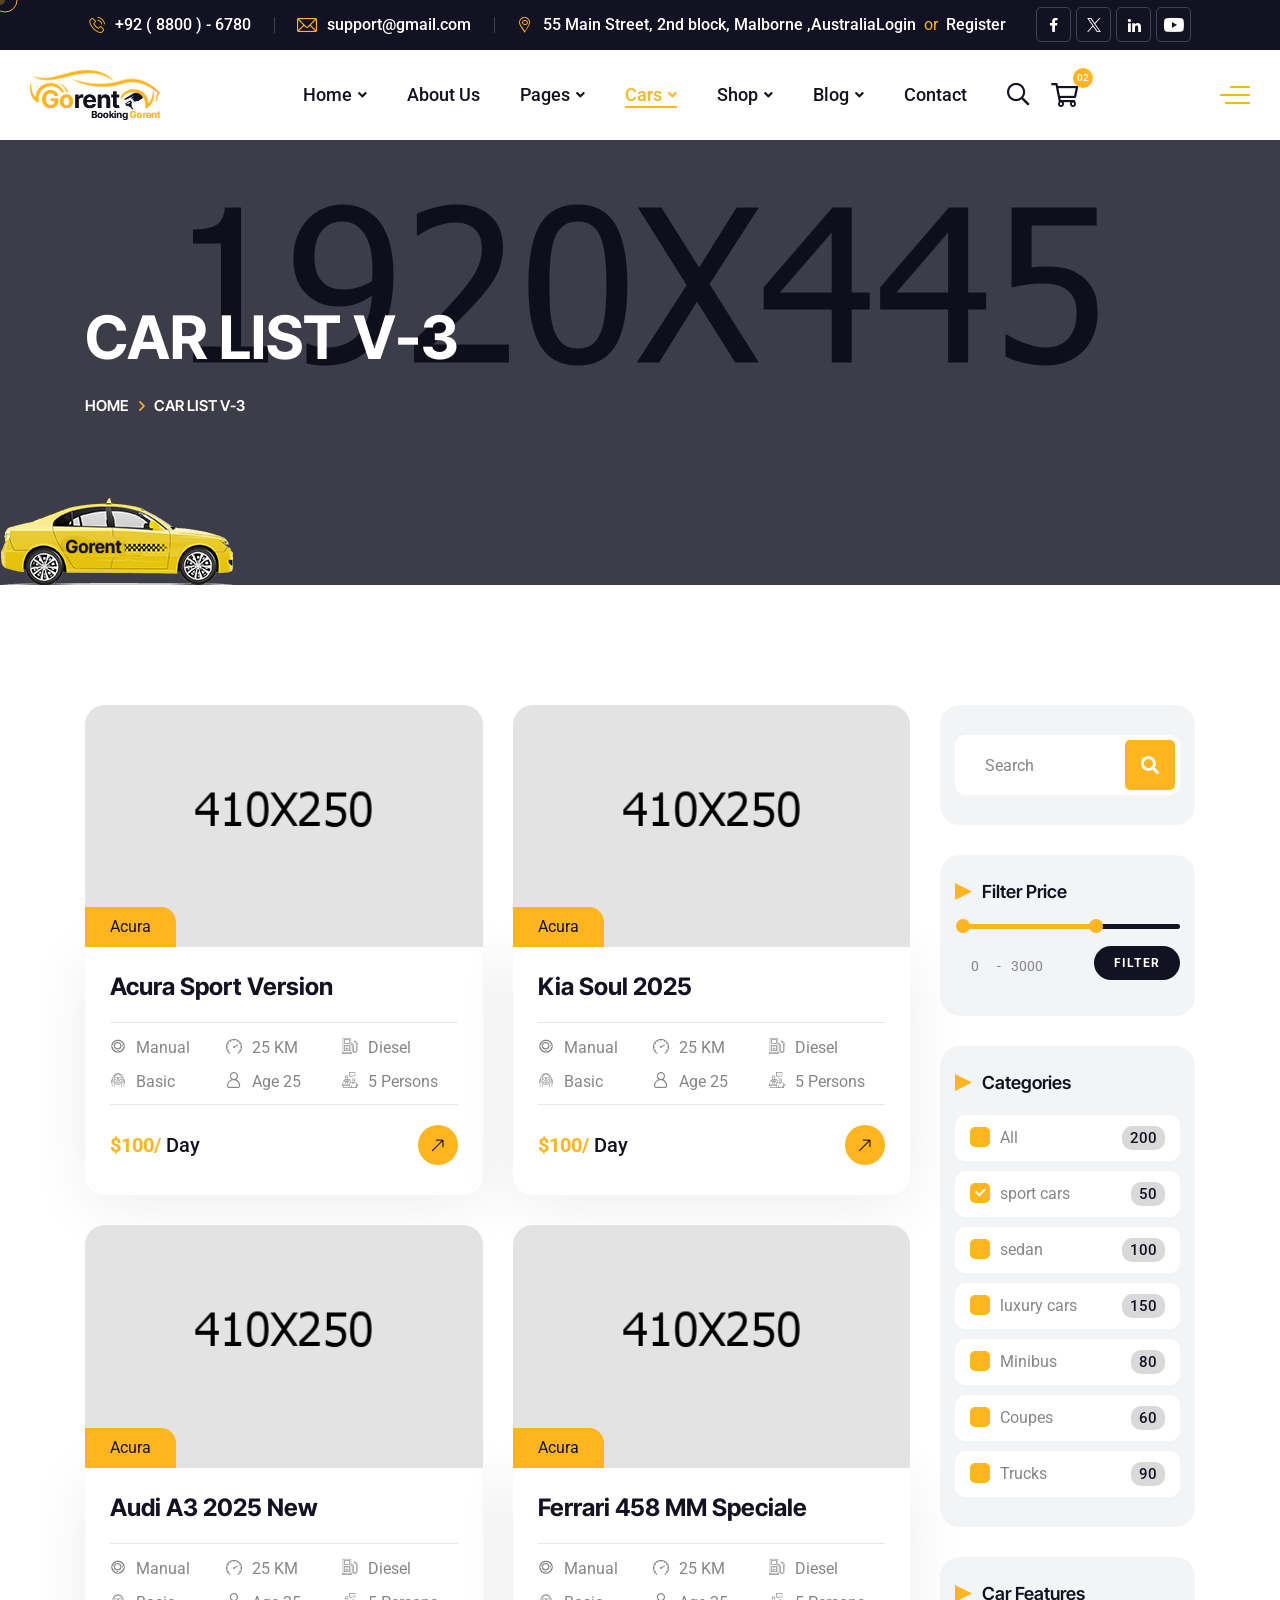
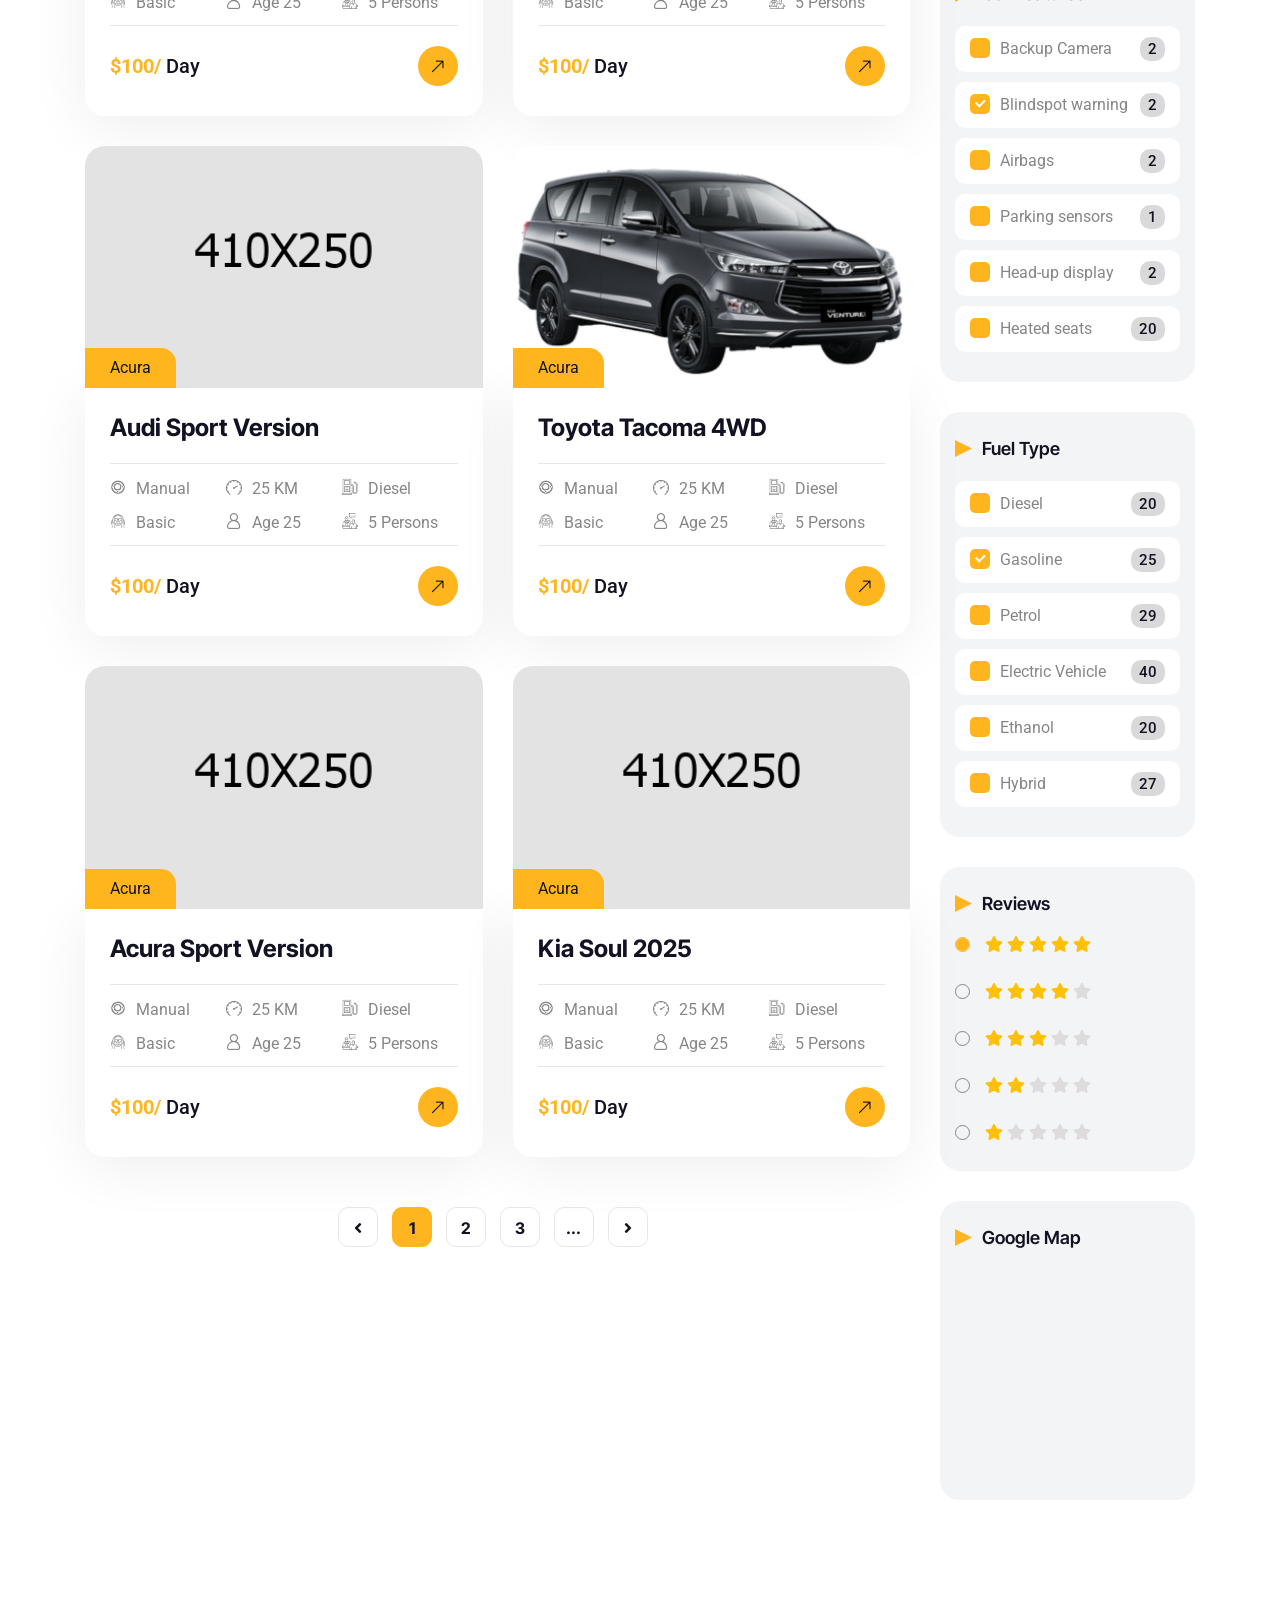
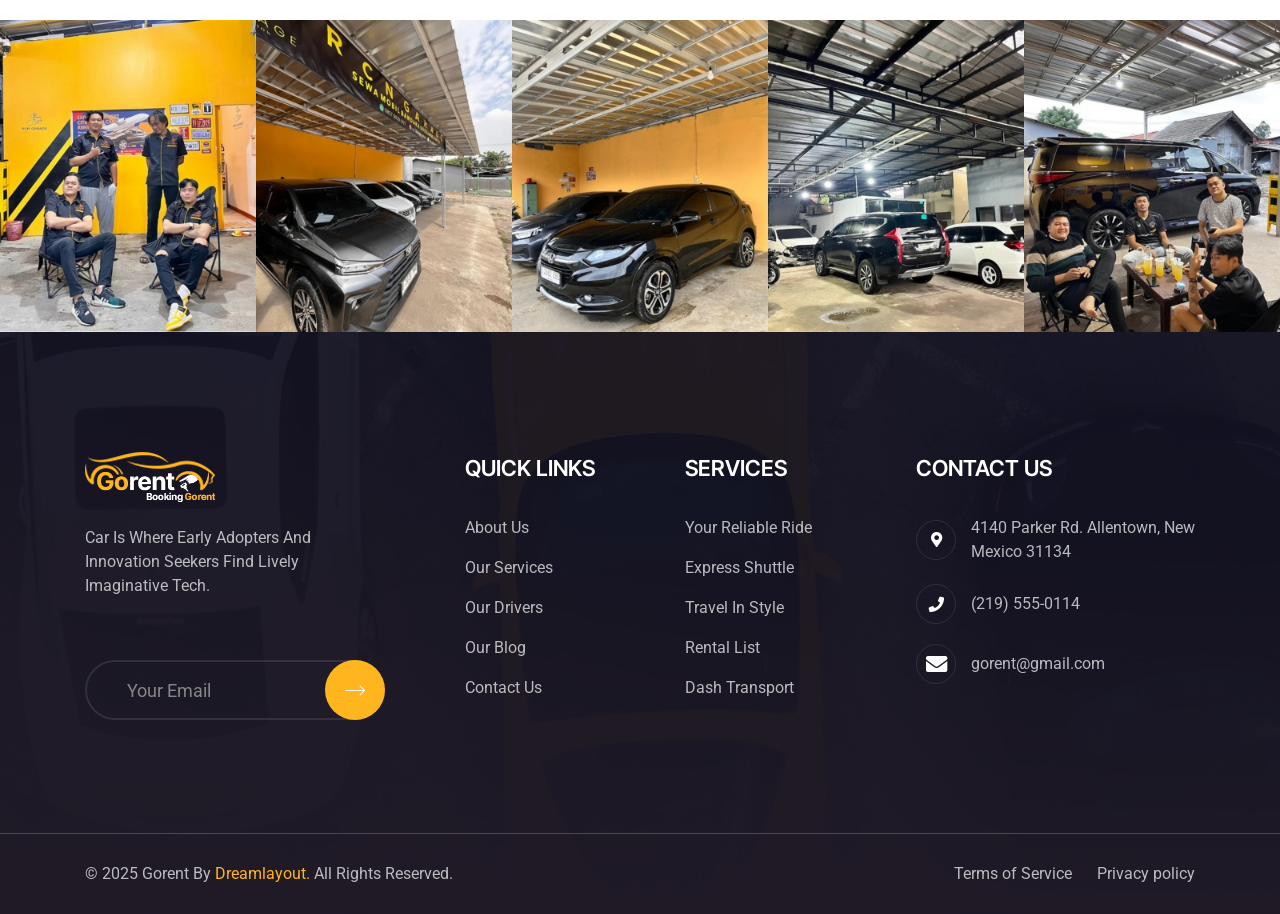
<file: car-list-v-3.html>
<!DOCTYPE html>
<html lang="en">

<head>
    <meta charset="UTF-8" />
    <meta name="viewport" content="width=device-width, initial-scale=1.0" />
    <title> Car List V-3 || Gorent || Gorent HTML 5 Template </title>
    <!-- favicons Icons -->
    <link rel="apple-touch-icon" sizes="180x180" href="assets/images/favicons/apple-touch-icon.png" />
    <link rel="icon" type="image/png" sizes="32x32" href="assets/images/favicons/favicon-32x32.png" />
    <link rel="icon" type="image/png" sizes="16x16" href="assets/images/favicons/favicon-16x16.png" />
    <link rel="manifest" href="assets/images/favicons/site.webmanifest" />
    <meta name="description" content="Gorent HTML 5 Template " />

    <!-- fonts -->
    <link rel="preconnect" href="https://fonts.googleapis.com">
    <link rel="preconnect" href="https://fonts.gstatic.com" crossorigin>
    <link
        href="https://fonts.googleapis.com/css2?family=Roboto:ital,wght@0,100;0,300;0,400;0,500;0,700;0,900;1,100;1,300;1,400;1,500;1,700;1,900&display=swap"
        rel="stylesheet">


    <link
        href="https://fonts.googleapis.com/css2?family=Inter+Tight:ital,wght@0,100..900;1,100..900&family=Roboto:ital,wght@0,100;0,300;0,400;0,500;0,700;0,900;1,100;1,300;1,400;1,500;1,700;1,900&display=swap"
        rel="stylesheet">


    <link rel="stylesheet" href="assets/css/bootstrap.min.css" />
    <link rel="stylesheet" href="assets/css/animate.min.css" />
    <link rel="stylesheet" href="assets/css/custom-animate.css" />
    <link rel="stylesheet" href="assets/css/swiper.min.css" />
    <link rel="stylesheet" href="assets/css/font-awesome-all.css" />
    <link rel="stylesheet" href="assets/css/jarallax.css" />
    <link rel="stylesheet" href="assets/css/jquery.magnific-popup.css" />
    <link rel="stylesheet" href="assets/css/flaticon.css">
    <link rel="stylesheet" href="assets/css/owl.carousel.min.css" />
    <link rel="stylesheet" href="assets/css/owl.theme.default.min.css" />
    <link rel="stylesheet" href="assets/css/nice-select.css" />
    <link rel="stylesheet" href="assets/css/jquery-ui.css" />
    <link rel="stylesheet" href="assets/css/aos.css" />
    <link rel="stylesheet" href="assets/css/odometer.min.css" />
    <link rel="stylesheet" href="assets/css/timePicker.css" />


    <link rel="stylesheet" href="assets/css/module-css/slider.css" />
    <link rel="stylesheet" href="assets/css/module-css/footer.css" />
    <link rel="stylesheet" href="assets/css/module-css/sliding-text.css" />
    <link rel="stylesheet" href="assets/css/module-css/services.css" />
    <link rel="stylesheet" href="assets/css/module-css/about.css" />
    <link rel="stylesheet" href="assets/css/module-css/booking.css" />
    <link rel="stylesheet" href="assets/css/module-css/counter.css" />
    <link rel="stylesheet" href="assets/css/module-css/listing.css" />
    <link rel="stylesheet" href="assets/css/module-css/video.css" />
    <link rel="stylesheet" href="assets/css/module-css/pricing.css" />
    <link rel="stylesheet" href="assets/css/module-css/popular-car.css" />
    <link rel="stylesheet" href="assets/css/module-css/testimonial.css" />
    <link rel="stylesheet" href="assets/css/module-css/faq.css" />
    <link rel="stylesheet" href="assets/css/module-css/team.css" />
    <link rel="stylesheet" href="assets/css/module-css/call.css" />
    <link rel="stylesheet" href="assets/css/module-css/download-app.css" />
    <link rel="stylesheet" href="assets/css/module-css/brand.css" />
    <link rel="stylesheet" href="assets/css/module-css/blog.css" />
    <link rel="stylesheet" href="assets/css/module-css/lets-talk.css" />
    <link rel="stylesheet" href="assets/css/module-css/process.css" />
    <link rel="stylesheet" href="assets/css/module-css/why-choose.css" />
    <link rel="stylesheet" href="assets/css/module-css/gallery.css" />
    <link rel="stylesheet" href="assets/css/module-css/page-header.css" />

    <!-- template styles -->
    <link rel="stylesheet" href="assets/css/style.css" />
    <link rel="stylesheet" href="assets/css/responsive.css" />
</head>

<body class="custom-cursor">
    <div class="custom-cursor__cursor"></div>
    <div class="custom-cursor__cursor-two"></div>

    <!--Start Preloader-->
    <div class="loader js-preloader">
        <div></div>
        <div></div>
        <div></div>
    </div>
    <!--End Preloader-->







    <!-- Start sidebar widget content -->
    <div class="xs-sidebar-group info-group info-sidebar">
        <div class="xs-overlay xs-bg-black"></div>
        <div class="xs-sidebar-widget">
            <div class="sidebar-widget-container">
                <div class="widget-heading">
                    <a href="#" class="close-side-widget">X</a>
                </div>
                <div class="sidebar-textwidget">
                    <div class="sidebar-info-contents">
                        <div class="content-inner">
                            <div class="logo">
                                <a href="index.html"><img src="assets/images/resources/logo-2.png" alt="" /></a>
                            </div>
                            <div class="content-box">
                                <h4>About Us</h4>
                                <div class="inner-text">
                                    <p>Contrary to popular belief, Lorem Ipsum is not simply random text. It has
                                        roots in a piece of classical Latin literature from 45 BC, making it over
                                        2000 years old.
                                    </p>
                                </div>
                            </div>

                            <div class="form-inner">
                                <h4>Get a free quote</h4>
                                <form action="index.html" method="post">
                                    <div class="form-group">
                                        <input type="text" name="name" placeholder="Name" required="">
                                    </div>
                                    <div class="form-group">
                                        <input type="email" name="email" placeholder="Email" required="">
                                    </div>
                                    <div class="form-group">
                                        <textarea name="message" placeholder="Message..."></textarea>
                                    </div>
                                    <div class="form-group message-btn">
                                        <button type="submit" class="thm-btn form-inner__btn">Submit Now</button>
                                    </div>
                                </form>
                            </div>

                            <div class="sidebar-contact-info">
                                <h4>Contact Info</h4>
                                <ul class="list-unstyled">
                                    <li>
                                        <span class="icon-pin"></span> 88 broklyn street, New York
                                    </li>
                                    <li>
                                        <span class="icon-call"></span>
                                        <a href="tel:123456789">+1 555-9990-153</a>
                                    </li>
                                    <li>
                                        <span class="icon-envelope"></span>
                                        <a href="mailto:info@example.com">info@example.com</a>
                                    </li>
                                </ul>
                            </div>
                            <div class="thm-social-link1">
                                <ul class="social-box list-unstyled">
                                    <li>
                                        <a href="#"><i class="icon-facebook" aria-hidden="true"></i></a>
                                    </li>
                                    <li>
                                        <a href="#"><i class="icon-twitter" aria-hidden="true"></i></a>
                                    </li>
                                    <li>
                                        <a href="#"><i class="icon-linkedin" aria-hidden="true"></i></a>
                                    </li>
                                    <li>
                                        <a href="#"><i class="icon-dribble-big-logo" aria-hidden="true"></i></a>
                                    </li>
                                </ul>
                            </div>
                        </div>
                    </div>
                </div>
            </div>
        </div>
    </div>
    <!-- End sidebar widget content -->








    <div class="page-wrapper">
        <header class="main-header">
            <div class="main-menu__top">
                <div class="main-menu__top-inner">
                    <ul class="list-unstyled main-menu__contact-list">
                        <li>
                            <div class="icon">
                                <i class="icon-call-2"></i>
                            </div>
                            <div class="text">
                                <p><a href="tel:9288006780">+92 ( 8800 ) - 6780</a>
                                </p>
                            </div>
                        </li>
                        <li>
                            <div class="icon">
                                <i class="icon-envelope-2"></i>
                            </div>
                            <div class="text">
                                <p><a href="mailto:support@gmail.com">support@gmail.com</a>
                                </p>
                            </div>
                        </li>
                        <li>
                            <div class="icon">
                                <i class="icon-pin-2"></i>
                            </div>
                            <div class="text">
                                <p>55 Main Street, 2nd block, Malborne ,Australia</p>
                            </div>
                        </li>
                    </ul>
                    <div class="main-menu__top-right">
                        <div class="main-menu__top-login-reg-box">
                            <a href="login.html">Login</a>
                            <p>or</p>
                            <a href="sign-up.html">Register</a>
                        </div>
                        <div class="main-menu__social">
                            <a href="#"><i class="icon-facebook"></i></a>
                            <a href="#"><i class="icon-twitter"></i></a>
                            <a href="#"><i class="icon-instagram"></i></a>
                            <a href="#"><i class="icon-youtube"></i></a>
                        </div>
                    </div>
                </div>
            </div>
            <nav class="main-menu">
                <div class="main-menu__wrapper">
                    <div class="main-menu__wrapper-inner">
                        <div class="main-menu__left">
                            <div class="main-menu__logo">
                                <a href="index.html"><img src="assets/images/resources/logo-1.png" alt=""></a>
                            </div>
                        </div>
                        <div class="main-menu__middle-box">
                            <div class="main-menu__main-menu-box">
                                <a href="#" class="mobile-nav__toggler"><i class="fa fa-bars"></i></a>
                                <ul class="main-menu__list">
                                    <li class="dropdown megamenu">
                                        <a href="#">Home </a>
                                        <ul>
                                            <li>
                                                <section class="home-showcase">
                                                    <div class="container">
                                                        <div class="home-showcase__inner">
                                                            <div class="row">
                                                                <div class="col-lg-3">
                                                                    <div class="home-showcase__item">
                                                                        <div class="home-showcase__image">
                                                                            <img src="assets/images/home-showcase/home-showcase-1-1.jpg"
                                                                                alt="">
                                                                            <div class="home-showcase__buttons">
                                                                                <a href="index.html"
                                                                                    class="thm-btn home-showcase__buttons__item">Multi
                                                                                    Page <span
                                                                                        class="fas fa-arrow-right"></span></a>
                                                                                <a href="index-one-page.html"
                                                                                    class="thm-btn home-showcase__buttons__item">One
                                                                                    Page <span
                                                                                        class="fas fa-arrow-right"></span></a>
                                                                            </div>
                                                                            <!-- /.home-showcase__buttons -->
                                                                        </div><!-- /.home-showcase__image -->
                                                                        <h3 class="home-showcase__title">Home
                                                                            Page
                                                                            01</h3>
                                                                        <!-- /.home-showcase__title -->
                                                                    </div><!-- /.home-showcase__item -->
                                                                </div><!-- /.col-lg-3 -->
                                                                <div class="col-lg-3">
                                                                    <div class="home-showcase__item">
                                                                        <div class="home-showcase__image">
                                                                            <img src="assets/images/home-showcase/home-showcase-1-2.jpg"
                                                                                alt="">
                                                                            <div class="home-showcase__buttons">
                                                                                <a href="index2.html"
                                                                                    class="thm-btn home-showcase__buttons__item">Multi
                                                                                    Page <span
                                                                                        class="fas fa-arrow-right"></span></a>
                                                                                <a href="index2-one-page.html"
                                                                                    class="thm-btn home-showcase__buttons__item">One
                                                                                    Page <span
                                                                                        class="fas fa-arrow-right"></span></a>
                                                                            </div>
                                                                            <!-- /.home-showcase__buttons -->
                                                                        </div><!-- /.home-showcase__image -->
                                                                        <h3 class="home-showcase__title">Home
                                                                            Page
                                                                            02
                                                                        </h3><!-- /.home-showcase__title -->
                                                                    </div><!-- /.home-showcase__item -->
                                                                </div><!-- /.col-lg-3 -->
                                                                <div class="col-lg-3">
                                                                    <div class="home-showcase__item">
                                                                        <div class="home-showcase__image">
                                                                            <img src="assets/images/home-showcase/home-showcase-1-3.jpg"
                                                                                alt="">
                                                                            <div class="home-showcase__buttons">
                                                                                <a href="index3.html"
                                                                                    class="thm-btn home-showcase__buttons__item">Multi
                                                                                    Page <span
                                                                                        class="fas fa-arrow-right"></span></a>
                                                                                <a href="index3-one-page.html"
                                                                                    class="thm-btn home-showcase__buttons__item">One
                                                                                    Page <span
                                                                                        class="fas fa-arrow-right"></span></a>
                                                                            </div>
                                                                            <!-- /.home-showcase__buttons -->
                                                                        </div><!-- /.home-showcase__image -->
                                                                        <h3 class="home-showcase__title">Home
                                                                            Page
                                                                            03
                                                                        </h3><!-- /.home-showcase__title -->
                                                                    </div><!-- /.home-showcase__item -->
                                                                </div><!-- /.col-lg-3 -->
                                                                <div class="col-lg-3">
                                                                    <div class="home-showcase__item">
                                                                        <div class="home-showcase__image">
                                                                            <img src="assets/images/home-showcase/home-showcase-1-4.jpg"
                                                                                alt="">
                                                                            <div class="home-showcase__buttons">
                                                                                <a href="index-dark.html"
                                                                                    class="thm-btn home-showcase__buttons__item">View
                                                                                    Page <span
                                                                                        class="fas fa-arrow-right"></span></a>
                                                                            </div>
                                                                            <!-- /.home-showcase__buttons -->
                                                                        </div><!-- /.home-showcase__image -->
                                                                        <h3 class="home-showcase__title">Home
                                                                            Page
                                                                            04
                                                                        </h3><!-- /.home-showcase__title -->
                                                                    </div><!-- /.home-showcase__item -->
                                                                </div><!-- /.col-lg-3 -->
                                                            </div><!-- /.row -->
                                                        </div><!-- /.home-showcase__inner -->

                                                    </div><!-- /.container -->
                                                </section>
                                            </li>
                                        </ul>
                                    </li>
                                    <li>
                                        <a href="about.html">About Us</a>
                                    </li>
                                    <li class="dropdown">
                                        <a href="#">Pages</a>
                                        <ul class="shadow-box">
                                            <li><a href="services.html">Services</a></li>
                                            <li><a href="drivers.html">Drivers</a></li>
                                            <li><a href="driver-details.html">Driver Details</a></li>
                                            <li><a href="testimonials.html">Testimonials</a></li>
                                            <li><a href="pricing.html">Pricing</a></li>
                                            <li><a href="faq.html">FAQs</a></li>
                                            <li><a href="404.html">404 Error</a></li>
                                        </ul>
                                    </li>
                                    <li class="dropdown">
                                        <a href="#">Cars</a>
                                        <ul class="shadow-box">
                                            <li><a href="cars.html">Cars</a></li>
                                            <li><a href="car-list-v-1.html">Car Listing V-1</a></li>
                                            <li><a href="car-list-v-2.html">Car Listing V-2</a></li>
                                            <li><a href="car-list-v-3.html">Car Listing V-3</a></li>
                                            <li><a href="listing-single.html">Car Listing Single</a></li>
                                        </ul>
                                    </li>
                                    <li class="dropdown">
                                        <a href="#">Shop</a>
                                        <ul class="shadow-box">
                                            <li><a href="products.html">Products</a></li>
                                            <li><a href="product-details.html">Product Details</a></li>
                                            <li><a href="cart.html">Cart</a></li>
                                            <li><a href="checkout.html">Checkout</a></li>
                                            <li><a href="wishlist.html">Wishlist</a></li>
                                            <li><a href="sign-up.html">Sign Up</a></li>
                                            <li><a href="login.html">Login</a></li>
                                        </ul>
                                    </li>
                                    <li class="dropdown">
                                        <a href="#">Blog</a>
                                        <ul class="shadow-box">
                                            <li><a href="blog.html">Blog</a></li>
                                            <li><a href="blog-standard.html">Blog Standard</a></li>
                                            <li><a href="blog-left-sidebar.html">Blog Left Sidebar</a></li>
                                            <li><a href="blog-right-sidebar.html">Blog Right Sidebar</a></li>
                                            <li><a href="blog-details.html">Blog Details</a></li>
                                        </ul>
                                    </li>
                                    <li>
                                        <a href="contact.html">Contact</a>
                                    </li>
                                </ul>
                            </div>
                            <div class="main-menu__search-cart-box">
                                <div class="main-menu__search-box">
                                    <a href="#" class="main-menu__search search-toggler icon-search"></a>
                                </div>
                                <div class="main-menu__cart-box">
                                    <a href="cart.html" class="main-menu__cart">
                                        <span class="far fa-shopping-cart"></span>
                                        <span class="main-menu__cart-count">02</span>
                                    </a>
                                </div>
                            </div>
                        </div>
                        <div class="main-menu__right">
                            <div class="main-menu__call">
                                <div class="main-menu__call-icon">
                                    <i class="icon-call-3"></i>
                                </div>
                                <div class="main-menu__call-content">
                                    <p class="main-menu__call-sub-title">Call Anytime</p>
                                    <h5 class="main-menu__call-number"><a href="tel:23645689622">+236 (456) 896 22</a>
                                    </h5>
                                </div>
                            </div>
                            <div class="main-menu__nav-sidebar-icon">
                                <a class="navSidebar-button" href="#">
                                    <span class="icon-dots-menu-one"></span>
                                    <span class="icon-dots-menu-two"></span>
                                    <span class="icon-dots-menu-three"></span>
                                </a>
                            </div>
                        </div>
                    </div>
                </div>
            </nav>
        </header>

        <div class="stricky-header stricked-menu main-menu">
            <div class="sticky-header__content"></div><!-- /.sticky-header__content -->
        </div><!-- /.stricky-header -->


        <!--Page Header Start -->
        <section class="page-header">
            <div class="page-header__bg" style="background-image: url(assets/images/backgrounds/page-header-bg.jpg);">
            </div>
            <div class="page-header__shape-1"
                style="background-image: url(assets/images/shapes/page-header-shape-1.png);"></div>
            <div class="container">
                <div class="page-header__inner">
                    <h3>Car List V-3</h3>
                    <div class="thm-breadcrumb__inner">
                        <ul class="thm-breadcrumb list-unstyled">
                            <li><a href="index.html">Home</a></li>
                            <li><span class="icon-arrow-left"></span></li>
                            <li>Car List V-3</li>
                        </ul>
                    </div>
                </div>
            </div>
        </section>
        <!--Page Header End -->

        <!--Car Listing page One Start -->
        <section class="car-listing-page-three">
            <div class="container">
                <div class="row">
                    <div class="col-xl-9">
                        <div class="car-listing-page-three__left">
                            <div class="row">
                                <!-- Listing One Single Start -->
                                <div class="col-xl-6 col-lg-6 col-md-6">
                                    <div class="listing-three__single">
                                        <div class="listing-three__img">
                                            <img src="assets/images/listing/listing-3-1.jpg" alt="">
                                            <div class="listing-three__brand-name">
                                                <p>Acura</p>
                                            </div>
                                        </div>
                                        <div class="listing-three__content">
                                            <h3 class="listing-three__title"><a href="listing-single.html">Acura
                                                    Sport Version</a></h3>
                                            <div class="listing-three__meta-box-info">
                                                <ul class="list-unstyled listing-three__meta">
                                                    <li>
                                                        <div class="icon">
                                                            <span class="icon-manual"></span>
                                                        </div>
                                                        <div class="text">
                                                            <p>Manual</p>
                                                        </div>
                                                    </li>
                                                    <li>
                                                        <div class="icon">
                                                            <span class="icon-mileage"></span>
                                                        </div>
                                                        <div class="text">
                                                            <p>25 KM</p>
                                                        </div>
                                                    </li>
                                                    <li>
                                                        <div class="icon">
                                                            <span class="icon-fuel-type"></span>
                                                        </div>
                                                        <div class="text">
                                                            <p>Diesel</p>
                                                        </div>
                                                    </li>
                                                </ul>
                                                <ul class="list-unstyled listing-three__meta listing-three__meta--two">
                                                    <li>
                                                        <div class="icon">
                                                            <span class="icon-test-drive"></span>
                                                        </div>
                                                        <div class="text">
                                                            <p>Basic</p>
                                                        </div>
                                                    </li>
                                                    <li>
                                                        <div class="icon">
                                                            <span class="icon-avatar"></span>
                                                        </div>
                                                        <div class="text">
                                                            <p>Age 25</p>
                                                        </div>
                                                    </li>
                                                    <li>
                                                        <div class="icon">
                                                            <span class="icon-in-person"></span>
                                                        </div>
                                                        <div class="text">
                                                            <p>5 Persons</p>
                                                        </div>
                                                    </li>
                                                </ul>
                                            </div>
                                            <div class="listing-three__car-rent-and-btn-box">
                                                <p class="listing-three__car-rent"><span>$100/</span> Day</p>
                                                <div class="listing-three__btn-box">
                                                    <a href="listing-single.html" class="listing-three__btn"><span
                                                            class="icon-right-arrow-1"></span></a>
                                                </div>
                                            </div>
                                        </div>
                                    </div>
                                </div>
                                <!-- Listing One Single End -->
                                <!-- Listing One Single Start -->
                                <div class="col-xl-6 col-lg-6 col-md-6">
                                    <div class="listing-three__single">
                                        <div class="listing-three__img">
                                            <img src="assets/images/listing/listing-3-2.jpg" alt="">
                                            <div class="listing-three__brand-name">
                                                <p>Acura</p>
                                            </div>
                                        </div>
                                        <div class="listing-three__content">
                                            <h3 class="listing-three__title"><a href="listing-single.html">Kia Soul
                                                    2025</a></h3>
                                            <div class="listing-three__meta-box-info">
                                                <ul class="list-unstyled listing-three__meta">
                                                    <li>
                                                        <div class="icon">
                                                            <span class="icon-manual"></span>
                                                        </div>
                                                        <div class="text">
                                                            <p>Manual</p>
                                                        </div>
                                                    </li>
                                                    <li>
                                                        <div class="icon">
                                                            <span class="icon-mileage"></span>
                                                        </div>
                                                        <div class="text">
                                                            <p>25 KM</p>
                                                        </div>
                                                    </li>
                                                    <li>
                                                        <div class="icon">
                                                            <span class="icon-fuel-type"></span>
                                                        </div>
                                                        <div class="text">
                                                            <p>Diesel</p>
                                                        </div>
                                                    </li>
                                                </ul>
                                                <ul class="list-unstyled listing-three__meta listing-three__meta--two">
                                                    <li>
                                                        <div class="icon">
                                                            <span class="icon-test-drive"></span>
                                                        </div>
                                                        <div class="text">
                                                            <p>Basic</p>
                                                        </div>
                                                    </li>
                                                    <li>
                                                        <div class="icon">
                                                            <span class="icon-avatar"></span>
                                                        </div>
                                                        <div class="text">
                                                            <p>Age 25</p>
                                                        </div>
                                                    </li>
                                                    <li>
                                                        <div class="icon">
                                                            <span class="icon-in-person"></span>
                                                        </div>
                                                        <div class="text">
                                                            <p>5 Persons</p>
                                                        </div>
                                                    </li>
                                                </ul>
                                            </div>
                                            <div class="listing-three__car-rent-and-btn-box">
                                                <p class="listing-three__car-rent"><span>$100/</span> Day</p>
                                                <div class="listing-three__btn-box">
                                                    <a href="listing-single.html" class="listing-three__btn"><span
                                                            class="icon-right-arrow-1"></span></a>
                                                </div>
                                            </div>
                                        </div>
                                    </div>
                                </div>
                                <!-- Listing One Single End -->
                                <!-- Listing One Single Start -->
                                <div class="col-xl-6 col-lg-6 col-md-6">
                                    <div class="listing-three__single">
                                        <div class="listing-three__img">
                                            <img src="assets/images/listing/listing-3-3.jpg" alt="">
                                            <div class="listing-three__brand-name">
                                                <p>Acura</p>
                                            </div>
                                        </div>
                                        <div class="listing-three__content">
                                            <h3 class="listing-three__title"><a href="listing-single.html">Audi A3
                                                    2025 New</a></h3>
                                            <div class="listing-three__meta-box-info">
                                                <ul class="list-unstyled listing-three__meta">
                                                    <li>
                                                        <div class="icon">
                                                            <span class="icon-manual"></span>
                                                        </div>
                                                        <div class="text">
                                                            <p>Manual</p>
                                                        </div>
                                                    </li>
                                                    <li>
                                                        <div class="icon">
                                                            <span class="icon-mileage"></span>
                                                        </div>
                                                        <div class="text">
                                                            <p>25 KM</p>
                                                        </div>
                                                    </li>
                                                    <li>
                                                        <div class="icon">
                                                            <span class="icon-fuel-type"></span>
                                                        </div>
                                                        <div class="text">
                                                            <p>Diesel</p>
                                                        </div>
                                                    </li>
                                                </ul>
                                                <ul class="list-unstyled listing-three__meta listing-three__meta--two">
                                                    <li>
                                                        <div class="icon">
                                                            <span class="icon-test-drive"></span>
                                                        </div>
                                                        <div class="text">
                                                            <p>Basic</p>
                                                        </div>
                                                    </li>
                                                    <li>
                                                        <div class="icon">
                                                            <span class="icon-avatar"></span>
                                                        </div>
                                                        <div class="text">
                                                            <p>Age 25</p>
                                                        </div>
                                                    </li>
                                                    <li>
                                                        <div class="icon">
                                                            <span class="icon-in-person"></span>
                                                        </div>
                                                        <div class="text">
                                                            <p>5 Persons</p>
                                                        </div>
                                                    </li>
                                                </ul>
                                            </div>
                                            <div class="listing-three__car-rent-and-btn-box">
                                                <p class="listing-three__car-rent"><span>$100/</span> Day</p>
                                                <div class="listing-three__btn-box">
                                                    <a href="listing-single.html" class="listing-three__btn"><span
                                                            class="icon-right-arrow-1"></span></a>
                                                </div>
                                            </div>
                                        </div>
                                    </div>
                                </div>
                                <!-- Listing One Single End -->
                                <!-- Listing One Single Start -->
                                <div class="col-xl-6 col-lg-6 col-md-6">
                                    <div class="listing-three__single">
                                        <div class="listing-three__img">
                                            <img src="assets/images/listing/listing-3-4.jpg" alt="">
                                            <div class="listing-three__brand-name">
                                                <p>Acura</p>
                                            </div>
                                        </div>
                                        <div class="listing-three__content">
                                            <h3 class="listing-three__title"><a href="listing-single.html">Ferrari
                                                    458 MM Speciale</a></h3>
                                            <div class="listing-three__meta-box-info">
                                                <ul class="list-unstyled listing-three__meta">
                                                    <li>
                                                        <div class="icon">
                                                            <span class="icon-manual"></span>
                                                        </div>
                                                        <div class="text">
                                                            <p>Manual</p>
                                                        </div>
                                                    </li>
                                                    <li>
                                                        <div class="icon">
                                                            <span class="icon-mileage"></span>
                                                        </div>
                                                        <div class="text">
                                                            <p>25 KM</p>
                                                        </div>
                                                    </li>
                                                    <li>
                                                        <div class="icon">
                                                            <span class="icon-fuel-type"></span>
                                                        </div>
                                                        <div class="text">
                                                            <p>Diesel</p>
                                                        </div>
                                                    </li>
                                                </ul>
                                                <ul class="list-unstyled listing-three__meta listing-three__meta--two">
                                                    <li>
                                                        <div class="icon">
                                                            <span class="icon-test-drive"></span>
                                                        </div>
                                                        <div class="text">
                                                            <p>Basic</p>
                                                        </div>
                                                    </li>
                                                    <li>
                                                        <div class="icon">
                                                            <span class="icon-avatar"></span>
                                                        </div>
                                                        <div class="text">
                                                            <p>Age 25</p>
                                                        </div>
                                                    </li>
                                                    <li>
                                                        <div class="icon">
                                                            <span class="icon-in-person"></span>
                                                        </div>
                                                        <div class="text">
                                                            <p>5 Persons</p>
                                                        </div>
                                                    </li>
                                                </ul>
                                            </div>
                                            <div class="listing-three__car-rent-and-btn-box">
                                                <p class="listing-three__car-rent"><span>$100/</span> Day</p>
                                                <div class="listing-three__btn-box">
                                                    <a href="listing-single.html" class="listing-three__btn"><span
                                                            class="icon-right-arrow-1"></span></a>
                                                </div>
                                            </div>
                                        </div>
                                    </div>
                                </div>
                                <!-- Listing One Single End -->
                                <!-- Listing One Single Start -->
                                <div class="col-xl-6 col-lg-6 col-md-6">
                                    <div class="listing-three__single">
                                        <div class="listing-three__img">
                                            <img src="assets/images/listing/listing-3-5.jpg" alt="">
                                            <div class="listing-three__brand-name">
                                                <p>Acura</p>
                                            </div>
                                        </div>
                                        <div class="listing-three__content">
                                            <h3 class="listing-three__title"><a href="listing-single.html">Audi Sport
                                                    Version</a></h3>
                                            <div class="listing-three__meta-box-info">
                                                <ul class="list-unstyled listing-three__meta">
                                                    <li>
                                                        <div class="icon">
                                                            <span class="icon-manual"></span>
                                                        </div>
                                                        <div class="text">
                                                            <p>Manual</p>
                                                        </div>
                                                    </li>
                                                    <li>
                                                        <div class="icon">
                                                            <span class="icon-mileage"></span>
                                                        </div>
                                                        <div class="text">
                                                            <p>25 KM</p>
                                                        </div>
                                                    </li>
                                                    <li>
                                                        <div class="icon">
                                                            <span class="icon-fuel-type"></span>
                                                        </div>
                                                        <div class="text">
                                                            <p>Diesel</p>
                                                        </div>
                                                    </li>
                                                </ul>
                                                <ul class="list-unstyled listing-three__meta listing-three__meta--two">
                                                    <li>
                                                        <div class="icon">
                                                            <span class="icon-test-drive"></span>
                                                        </div>
                                                        <div class="text">
                                                            <p>Basic</p>
                                                        </div>
                                                    </li>
                                                    <li>
                                                        <div class="icon">
                                                            <span class="icon-avatar"></span>
                                                        </div>
                                                        <div class="text">
                                                            <p>Age 25</p>
                                                        </div>
                                                    </li>
                                                    <li>
                                                        <div class="icon">
                                                            <span class="icon-in-person"></span>
                                                        </div>
                                                        <div class="text">
                                                            <p>5 Persons</p>
                                                        </div>
                                                    </li>
                                                </ul>
                                            </div>
                                            <div class="listing-three__car-rent-and-btn-box">
                                                <p class="listing-three__car-rent"><span>$100/</span> Day</p>
                                                <div class="listing-three__btn-box">
                                                    <a href="listing-single.html" class="listing-three__btn"><span
                                                            class="icon-right-arrow-1"></span></a>
                                                </div>
                                            </div>
                                        </div>
                                    </div>
                                </div>
                                <!-- Listing One Single End -->
                                <!-- Listing One Single Start -->
                                <div class="col-xl-6 col-lg-6 col-md-6">
                                    <div class="listing-three__single">
                                        <div class="listing-three__img">
                                            <img src="assets/images/listing/listing-1-6.jpg" alt="">
                                            <div class="listing-three__brand-name">
                                                <p>Acura</p>
                                            </div>
                                        </div>
                                        <div class="listing-three__content">
                                            <h3 class="listing-three__title"><a href="listing-single.html">Toyota
                                                    Tacoma 4WD</a></h3>
                                            <div class="listing-three__meta-box-info">
                                                <ul class="list-unstyled listing-three__meta">
                                                    <li>
                                                        <div class="icon">
                                                            <span class="icon-manual"></span>
                                                        </div>
                                                        <div class="text">
                                                            <p>Manual</p>
                                                        </div>
                                                    </li>
                                                    <li>
                                                        <div class="icon">
                                                            <span class="icon-mileage"></span>
                                                        </div>
                                                        <div class="text">
                                                            <p>25 KM</p>
                                                        </div>
                                                    </li>
                                                    <li>
                                                        <div class="icon">
                                                            <span class="icon-fuel-type"></span>
                                                        </div>
                                                        <div class="text">
                                                            <p>Diesel</p>
                                                        </div>
                                                    </li>
                                                </ul>
                                                <ul class="list-unstyled listing-three__meta listing-three__meta--two">
                                                    <li>
                                                        <div class="icon">
                                                            <span class="icon-test-drive"></span>
                                                        </div>
                                                        <div class="text">
                                                            <p>Basic</p>
                                                        </div>
                                                    </li>
                                                    <li>
                                                        <div class="icon">
                                                            <span class="icon-avatar"></span>
                                                        </div>
                                                        <div class="text">
                                                            <p>Age 25</p>
                                                        </div>
                                                    </li>
                                                    <li>
                                                        <div class="icon">
                                                            <span class="icon-in-person"></span>
                                                        </div>
                                                        <div class="text">
                                                            <p>5 Persons</p>
                                                        </div>
                                                    </li>
                                                </ul>
                                            </div>
                                            <div class="listing-three__car-rent-and-btn-box">
                                                <p class="listing-three__car-rent"><span>$100/</span> Day</p>
                                                <div class="listing-three__btn-box">
                                                    <a href="listing-single.html" class="listing-three__btn"><span
                                                            class="icon-right-arrow-1"></span></a>
                                                </div>
                                            </div>
                                        </div>
                                    </div>
                                </div>
                                <!-- Listing One Single End -->
                                <!-- Listing One Single Start -->
                                <div class="col-xl-6 col-lg-6 col-md-6">
                                    <div class="listing-three__single">
                                        <div class="listing-three__img">
                                            <img src="assets/images/listing/listing-3-1.jpg" alt="">
                                            <div class="listing-three__brand-name">
                                                <p>Acura</p>
                                            </div>
                                        </div>
                                        <div class="listing-three__content">
                                            <h3 class="listing-three__title"><a href="listing-single.html">Acura
                                                    Sport Version</a></h3>
                                            <div class="listing-three__meta-box-info">
                                                <ul class="list-unstyled listing-three__meta">
                                                    <li>
                                                        <div class="icon">
                                                            <span class="icon-manual"></span>
                                                        </div>
                                                        <div class="text">
                                                            <p>Manual</p>
                                                        </div>
                                                    </li>
                                                    <li>
                                                        <div class="icon">
                                                            <span class="icon-mileage"></span>
                                                        </div>
                                                        <div class="text">
                                                            <p>25 KM</p>
                                                        </div>
                                                    </li>
                                                    <li>
                                                        <div class="icon">
                                                            <span class="icon-fuel-type"></span>
                                                        </div>
                                                        <div class="text">
                                                            <p>Diesel</p>
                                                        </div>
                                                    </li>
                                                </ul>
                                                <ul class="list-unstyled listing-three__meta listing-three__meta--two">
                                                    <li>
                                                        <div class="icon">
                                                            <span class="icon-test-drive"></span>
                                                        </div>
                                                        <div class="text">
                                                            <p>Basic</p>
                                                        </div>
                                                    </li>
                                                    <li>
                                                        <div class="icon">
                                                            <span class="icon-avatar"></span>
                                                        </div>
                                                        <div class="text">
                                                            <p>Age 25</p>
                                                        </div>
                                                    </li>
                                                    <li>
                                                        <div class="icon">
                                                            <span class="icon-in-person"></span>
                                                        </div>
                                                        <div class="text">
                                                            <p>5 Persons</p>
                                                        </div>
                                                    </li>
                                                </ul>
                                            </div>
                                            <div class="listing-three__car-rent-and-btn-box">
                                                <p class="listing-three__car-rent"><span>$100/</span> Day</p>
                                                <div class="listing-three__btn-box">
                                                    <a href="listing-single.html" class="listing-three__btn"><span
                                                            class="icon-right-arrow-1"></span></a>
                                                </div>
                                            </div>
                                        </div>
                                    </div>
                                </div>
                                <!-- Listing One Single End -->
                                <!-- Listing One Single Start -->
                                <div class="col-xl-6 col-lg-6 col-md-6">
                                    <div class="listing-three__single">
                                        <div class="listing-three__img">
                                            <img src="assets/images/listing/listing-3-2.jpg" alt="">
                                            <div class="listing-three__brand-name">
                                                <p>Acura</p>
                                            </div>
                                        </div>
                                        <div class="listing-three__content">
                                            <h3 class="listing-three__title"><a href="listing-single.html">Kia Soul
                                                    2025</a></h3>
                                            <div class="listing-three__meta-box-info">
                                                <ul class="list-unstyled listing-three__meta">
                                                    <li>
                                                        <div class="icon">
                                                            <span class="icon-manual"></span>
                                                        </div>
                                                        <div class="text">
                                                            <p>Manual</p>
                                                        </div>
                                                    </li>
                                                    <li>
                                                        <div class="icon">
                                                            <span class="icon-mileage"></span>
                                                        </div>
                                                        <div class="text">
                                                            <p>25 KM</p>
                                                        </div>
                                                    </li>
                                                    <li>
                                                        <div class="icon">
                                                            <span class="icon-fuel-type"></span>
                                                        </div>
                                                        <div class="text">
                                                            <p>Diesel</p>
                                                        </div>
                                                    </li>
                                                </ul>
                                                <ul class="list-unstyled listing-three__meta listing-three__meta--two">
                                                    <li>
                                                        <div class="icon">
                                                            <span class="icon-test-drive"></span>
                                                        </div>
                                                        <div class="text">
                                                            <p>Basic</p>
                                                        </div>
                                                    </li>
                                                    <li>
                                                        <div class="icon">
                                                            <span class="icon-avatar"></span>
                                                        </div>
                                                        <div class="text">
                                                            <p>Age 25</p>
                                                        </div>
                                                    </li>
                                                    <li>
                                                        <div class="icon">
                                                            <span class="icon-in-person"></span>
                                                        </div>
                                                        <div class="text">
                                                            <p>5 Persons</p>
                                                        </div>
                                                    </li>
                                                </ul>
                                            </div>
                                            <div class="listing-three__car-rent-and-btn-box">
                                                <p class="listing-three__car-rent"><span>$100/</span> Day</p>
                                                <div class="listing-three__btn-box">
                                                    <a href="listing-single.html" class="listing-three__btn"><span
                                                            class="icon-right-arrow-1"></span></a>
                                                </div>
                                            </div>
                                        </div>
                                    </div>
                                </div>
                                <!-- Listing One Single End -->
                            </div>
                            <div class="car-listing__pagination">
                                <ul class="pg-pagination list-unstyled">
                                    <li class="prev">
                                        <a href="#" aria-label="prev"><i class="fas fa-angle-left"></i></a>
                                    </li>
                                    <li class="count active"><a href="#">1</a></li>
                                    <li class="count"><a href="#">2</a></li>
                                    <li class="count"><a href="#">3</a></li>
                                    <li class="count"><a href="#">...</a></li>
                                    <li class="next">
                                        <a href="#" aria-label="Next"><i class="fas fa-angle-right"></i></a>
                                    </li>
                                </ul>
                            </div>
                        </div>
                    </div>
                    <div class="col-xl-3">
                        <div class="car-listing-page-three__right">
                            <div class="car-listing__sidebar">
                                <div class="car-listing__search car-listing__sidebar-single">
                                    <form action="#">
                                        <input type="text" placeholder="Search">
                                        <button type="submit"><i class="fa fa-search"></i></button>
                                    </form>
                                </div>
                                <div class="car-listing__price-ranger car-listing__sidebar-single">
                                    <h3 class="car-listing__sidebar-title">Filter Price</h3>
                                    <div class="price-ranger">
                                        <div id="slider-range"></div>
                                        <div class="ranger-min-max-block">
                                            <input type="text" readonly class="min">
                                            <span>-</span>
                                            <input type="text" readonly class="max">
                                            <input type="submit" value="Filter">
                                        </div>
                                    </div>
                                </div>
                                <div class="car-listing__category car-listing__sidebar-single">
                                    <h3 class="car-listing__sidebar-title">Categories</h3>
                                    <ul class="list-unstyled">
                                        <li>
                                            <div class="checked-box">
                                                <input type="checkbox" name="skipper1" id="skipper">
                                                <label for="skipper"><span></span>All</label>
                                            </div>
                                            <div class="counts-box">
                                                <p>200</p>
                                            </div>
                                        </li>
                                        <li>
                                            <div class="checked-box">
                                                <input type="checkbox" name="skipper2" id="skipper2" checked="">
                                                <label for="skipper2"><span></span>sport cars</label>
                                            </div>
                                            <div class="counts-box">
                                                <p>50</p>
                                            </div>
                                        </li>
                                        <li>
                                            <div class="checked-box">
                                                <input type="checkbox" name="skipper3" id="skipper3">
                                                <label for="skipper3"><span></span>sedan</label>
                                            </div>
                                            <div class="counts-box">
                                                <p>100</p>
                                            </div>
                                        </li>
                                        <li>
                                            <div class="checked-box">
                                                <input type="checkbox" name="skipper4" id="skipper4">
                                                <label for="skipper4"><span></span>luxury cars</label>
                                            </div>
                                            <div class="counts-box">
                                                <p>150</p>
                                            </div>
                                        </li>
                                        <li>
                                            <div class="checked-box">
                                                <input type="checkbox" name="skipper5" id="skipper5">
                                                <label for="skipper5"><span></span>Minibus</label>
                                            </div>
                                            <div class="counts-box">
                                                <p>80</p>
                                            </div>
                                        </li>
                                        <li>
                                            <div class="checked-box">
                                                <input type="checkbox" name="skipper6" id="skipper6">
                                                <label for="skipper6"><span></span>Coupes</label>
                                            </div>
                                            <div class="counts-box">
                                                <p>60</p>
                                            </div>
                                        </li>
                                        <li>
                                            <div class="checked-box">
                                                <input type="checkbox" name="skipper7" id="skipper7">
                                                <label for="skipper7"><span></span>Trucks</label>
                                            </div>
                                            <div class="counts-box">
                                                <p>90</p>
                                            </div>
                                        </li>
                                    </ul>
                                </div>
                                <div class="car-listing__category car-listing__features car-listing__sidebar-single">
                                    <h3 class="car-listing__sidebar-title">Car Features</h3>
                                    <ul class="list-unstyled">
                                        <li>
                                            <div class="checked-box">
                                                <input type="checkbox" name="c_features1" id="c_features1">
                                                <label for="c_features1"><span></span>Backup Camera</label>
                                            </div>
                                            <div class="counts-box">
                                                <p>2</p>
                                            </div>
                                        </li>
                                        <li>
                                            <div class="checked-box">
                                                <input type="checkbox" name="c_features2" id="c_features2" checked="">
                                                <label for="c_features2"><span></span>Blindspot warning</label>
                                            </div>
                                            <div class="counts-box">
                                                <p>2</p>
                                            </div>
                                        </li>
                                        <li>
                                            <div class="checked-box">
                                                <input type="checkbox" name="c_features4" id="c_features4">
                                                <label for="c_features4"><span></span>Airbags</label>
                                            </div>
                                            <div class="counts-box">
                                                <p>2</p>
                                            </div>
                                        </li>
                                        <li>
                                            <div class="checked-box">
                                                <input type="checkbox" name="c_features5" id="c_features5">
                                                <label for="skipper5"><span></span>Parking sensors</label>
                                            </div>
                                            <div class="counts-box">
                                                <p>1</p>
                                            </div>
                                        </li>
                                        <li>
                                            <div class="checked-box">
                                                <input type="checkbox" name="c_features6" id="c_features6">
                                                <label for="c_features6"><span></span>Head-up display</label>
                                            </div>
                                            <div class="counts-box">
                                                <p>2</p>
                                            </div>
                                        </li>
                                        <li>
                                            <div class="checked-box">
                                                <input type="checkbox" name="c_features7" id="c_features7">
                                                <label for="c_features7"><span></span>Heated seats</label>
                                            </div>
                                            <div class="counts-box">
                                                <p>20</p>
                                            </div>
                                        </li>
                                    </ul>
                                </div>
                                <div class="car-listing__category car-listing__tuel-type car-listing__sidebar-single">
                                    <h3 class="car-listing__sidebar-title">Fuel Type</h3>
                                    <ul class="list-unstyled">
                                        <li>
                                            <div class="checked-box">
                                                <input type="checkbox" name="f_type1" id="f_type1">
                                                <label for="f_type1"><span></span>Diesel</label>
                                            </div>
                                            <div class="counts-box">
                                                <p>20</p>
                                            </div>
                                        </li>
                                        <li>
                                            <div class="checked-box">
                                                <input type="checkbox" name="f_type2" id="f_type2" checked="">
                                                <label for="f_type2"><span></span>Gasoline</label>
                                            </div>
                                            <div class="counts-box">
                                                <p>25</p>
                                            </div>
                                        </li>
                                        <li>
                                            <div class="checked-box">
                                                <input type="checkbox" name="f_type3" id="f_type3">
                                                <label for="f_type3"><span></span>Petrol</label>
                                            </div>
                                            <div class="counts-box">
                                                <p>29</p>
                                            </div>
                                        </li>
                                        <li>
                                            <div class="checked-box">
                                                <input type="checkbox" name="f_type4" id="f_type4">
                                                <label for="f_type4"><span></span>Electric Vehicle</label>
                                            </div>
                                            <div class="counts-box">
                                                <p>40</p>
                                            </div>
                                        </li>
                                        <li>
                                            <div class="checked-box">
                                                <input type="checkbox" name="f_type5" id="f_type5">
                                                <label for="f_type5"><span></span>Ethanol</label>
                                            </div>
                                            <div class="counts-box">
                                                <p>20</p>
                                            </div>
                                        </li>
                                        <li>
                                            <div class="checked-box">
                                                <input type="checkbox" name="f_type6" id="f_type6">
                                                <label for="f_type6"><span></span>Hybrid</label>
                                            </div>
                                            <div class="counts-box">
                                                <p>27</p>
                                            </div>
                                        </li>
                                    </ul>
                                </div>
                                <div class="car-listing__rating car-listing__sidebar-single">
                                    <h3 class="car-listing__sidebar-title">Reviews</h3>
                                    <div class="car-listing__rating-box">
                                        <ul class="list-unstyled">
                                            <li>
                                                <input type="radio" id="fivestar" name="rating" checked="checked">
                                                <label for="fivestar">
                                                    <i></i>
                                                    <span class="fas fa-star"></span>
                                                    <span class="fas fa-star"></span>
                                                    <span class="fas fa-star"></span>
                                                    <span class="fas fa-star"></span>
                                                    <span class="fas fa-star"></span>
                                                </label>
                                            </li>
                                            <li>
                                                <input type="radio" id="fourstar" name="rating">
                                                <label for="fourstar">
                                                    <i></i>
                                                    <span class="fas fa-star"></span>
                                                    <span class="fas fa-star"></span>
                                                    <span class="fas fa-star"></span>
                                                    <span class="fas fa-star"></span>
                                                    <span class="fas fa-star gray"></span>
                                                </label>
                                            </li>
                                            <li>
                                                <input type="radio" id="threestar" name="rating">
                                                <label for="threestar">
                                                    <i></i>
                                                    <span class="fas fa-star"></span>
                                                    <span class="fas fa-star"></span>
                                                    <span class="fas fa-star"></span>
                                                    <span class="fas fa-star gray"></span>
                                                    <span class="fas fa-star gray"></span>
                                                </label>
                                            </li>
                                            <li>
                                                <input type="radio" id="twostar" name="rating">
                                                <label for="twostar">
                                                    <i></i>
                                                    <span class="fas fa-star"></span>
                                                    <span class="fas fa-star"></span>
                                                    <span class="fas fa-star gray"></span>
                                                    <span class="fas fa-star gray"></span>
                                                    <span class="fas fa-star gray"></span>
                                                </label>
                                            </li>
                                            <li>
                                                <input type="radio" id="onestar" name="rating">
                                                <label for="onestar">
                                                    <i></i>
                                                    <span class="fas fa-star"></span>
                                                    <span class="fas fa-star gray"></span>
                                                    <span class="fas fa-star gray"></span>
                                                    <span class="fas fa-star gray"></span>
                                                    <span class="fas fa-star gray"></span>
                                                </label>
                                            </li>
                                        </ul>
                                    </div>
                                </div>
                                <div class="car-listing__google-map car-listing__sidebar-single">
                                    <h3 class="car-listing__sidebar-title">Google Map</h3>
                                    <iframe
                                        src="https://www.google.com/maps/embed?pb=!1m18!1m12!1m3!1d4562.753041141002!2d-118.80123790098536!3d34.152323469614075!2m3!1f0!2f0!3f0!3m2!1i1024!2i768!4f13.1!3m3!1m2!1s0x80e82469c2162619%3A0xba03efb7998eef6d!2sCostco+Wholesale!5e0!3m2!1sbn!2sbd!4v1562518641290!5m2!1sbn!2sbd"
                                        class="car-listing__google-map-box" allowfullscreen></iframe>
                                </div>
                            </div>
                        </div>
                    </div>
                </div>
            </div>
        </section>
        <!--Car Listing page One End -->

        <!--Gallery One Start -->
        <section class="gallery-one">
            <div class="gallery-one__carousel owl-theme owl-carousel">
                <!--Gallery One Single Start-->
                <div class="item">
                    <div class="gallery-one__single">
                        <div class="gallery-one__img">
                            <img src="assets/images/gallery/gallery-1-1.jpg" alt="">
                            <a href="cars.html"><span class="fab fa-instagram"></span></a>
                        </div>
                    </div>
                </div>
                <!--Gallery One Single End-->
                <!--Gallery One Single Start-->
                <div class="item">
                    <div class="gallery-one__single">
                        <div class="gallery-one__img">
                            <img src="assets/images/gallery/gallery-1-2.jpg" alt="">
                            <a href="cars.html"><span class="fab fa-instagram"></span></a>
                        </div>
                    </div>
                </div>
                <!--Gallery One Single End-->
                <!--Gallery One Single Start-->
                <div class="item">
                    <div class="gallery-one__single">
                        <div class="gallery-one__img">
                            <img src="assets/images/gallery/gallery-1-3.jpg" alt="">
                            <a href="cart.html"><span class="fab fa-instagram"></span></a>
                        </div>
                    </div>
                </div>
                <!--Gallery One Single End-->
                <!--Gallery One Single Start-->
                <div class="item">
                    <div class="gallery-one__single">
                        <div class="gallery-one__img">
                            <img src="assets/images/gallery/gallery-1-4.jpg" alt="">
                            <a href="cart.html"><span class="fab fa-instagram"></span></a>
                        </div>
                    </div>
                </div>
                <!--Gallery One Single End-->
                <!--Gallery One Single Start-->
                <div class="item">
                    <div class="gallery-one__single">
                        <div class="gallery-one__img">
                            <img src="assets/images/gallery/gallery-1-5.jpg" alt="">
                            <a href="cart.html"><span class="fab fa-instagram"></span></a>
                        </div>
                    </div>
                </div>
                <!--Gallery One Single End-->
                <!--Gallery One Single Start-->
                <div class="item">
                    <div class="gallery-one__single">
                        <div class="gallery-one__img">
                            <img src="assets/images/gallery/gallery-1-6.jpg" alt="">
                            <a href="cart.html"><span class="fab fa-instagram"></span></a>
                        </div>
                    </div>
                </div>
                <!--Gallery One Single End-->
            </div>
        </section>
        <!--Gallery One End -->

        <!--Site Footer Start-->
        <footer class="site-footer">
            <div class="site-footer__bg" style="background-image: url(assets/images/backgrounds/site-footer-bg.jpg);">
            </div>
            <div class="site-footer__top">
                <div class="container">
                    <div class="site-footer__top-inner">
                        <div class="row">
                            <div class="col-xl-4 col-lg-6 col-md-6 wow fadeInUp" data-wow-delay="100ms">
                                <div class="footer-widget__about">
                                    <div class="footer-widget__about-logo">
                                        <a href="index.html"><img src="assets/images/resources/footer-logo.png"
                                                alt=""></a>
                                    </div>
                                    <p class="footer-widget__about-text">Car Is Where Early Adopters And Innovation
                                        Seekers Find Lively
                                        Imaginative Tech.</p>
                                    <form class="footer-widget__form">
                                        <div class="footer-widget__input">
                                            <input type="email" placeholder="Your Email">
                                        </div>
                                        <button type="submit" class="footer-widget__btn"><i
                                                class="icon-right-arrow"></i></button>
                                    </form>
                                </div>
                            </div>
                            <div class="col-xl-2 col-lg-6 col-md-6 wow fadeInUp" data-wow-delay="200ms">
                                <div class="footer-widget__links">
                                    <h4 class="footer-widget__title">Quick links</h4>
                                    <ul class="footer-widget__links-list list-unstyled">
                                        <li><a href="about.html">About Us</a></li>
                                        <li><a href="services.html">Our Services</a></li>
                                        <li><a href="drivers.html">Our Drivers</a></li>
                                        <li><a href="blog.html">Our Blog</a></li>
                                        <li><a href="contact.html">Contact Us</a></li>
                                    </ul>
                                </div>
                            </div>
                            <div class="col-xl-3 col-lg-6 col-md-6 wow fadeInUp" data-wow-delay="400ms">
                                <div class="footer-widget__services">
                                    <h4 class="footer-widget__title">Services</h4>
                                    <ul class="footer-widget__links-list list-unstyled">
                                        <li><a href="car-list-v-1.html">Your Reliable Ride</a></li>
                                        <li><a href="car-list-v-2.html">Express Shuttle</a></li>
                                        <li><a href="car-list-v-3.html">Travel in Style</a></li>
                                        <li><a href="cars.html">Rental List</a></li>
                                        <li><a href="listing-single.html">Dash Transport</a></li>
                                    </ul>
                                </div>
                            </div>
                            <div class="col-xl-3 col-lg-6 col-md-6 wow fadeInUp" data-wow-delay="300ms">
                                <div class="footer-widget__contact">
                                    <h3 class="footer-widget__title">Contact Us</h3>
                                    <ul class="footer-widget__contact-list list-unstyled">
                                        <li>
                                            <div class="icon">
                                                <span class="icon-pin"></span>
                                            </div>
                                            <p>4140 Parker Rd. Allentown, New
                                                <br> Mexico 31134</p>
                                        </li>
                                        <li>
                                            <div class="icon">
                                                <span class="icon-call"></span>
                                            </div>
                                            <p><a href="tel:2195550114">(219) 555-0114</a></p>
                                        </li>
                                        <li>
                                            <div class="icon">
                                                <span class="icon-envelope"></span>
                                            </div>
                                            <p><a href="mailto:gorent@gmail.com">gorent@gmail.com</a></p>
                                        </li>
                                    </ul>
                                </div>
                            </div>
                        </div>
                    </div>
                </div>
            </div>
            <div class="site-footer__bottom">
                <div class="container">
                    <div class="row">
                        <div class="col-xl-12">
                            <div class="site-footer__bottom-inner">
                                <div class="site-footer__copyright">
                                    <p class="site-footer__copyright-text">© 2025 Gorent By <a
                                            href="https://themeforest.net/user/dreamlayout">Dreamlayout.</a> All
                                        Rights
                                        Reserved.</p>
                                </div>
                                <div class="site-footer__bottom-menu-box">
                                    <ul class="list-unstyled site-footer__bottom-menu">
                                        <li><a href="about.html">Terms of Service</a></li>
                                        <li><a href="about.html">Privacy policy</a></li>
                                    </ul>
                                </div>
                            </div>
                        </div>
                    </div>
                </div>
            </div>
        </footer>
        <!--Site Footer End-->




    </div><!-- /.page-wrapper -->


    <div class="mobile-nav__wrapper">
        <div class="mobile-nav__overlay mobile-nav__toggler"></div>
        <!-- /.mobile-nav__overlay -->
        <div class="mobile-nav__content">
            <span class="mobile-nav__close mobile-nav__toggler"><i class="fa fa-times"></i></span>

            <div class="logo-box">
                <a href="index.html" aria-label="logo image"><img src="assets/images/resources/logo-2.png" width="140"
                        alt="" /></a>
            </div>
            <!-- /.logo-box -->
            <div class="mobile-nav__container"></div>
            <!-- /.mobile-nav__container -->

            <ul class="mobile-nav__contact list-unstyled">
                <li>
                    <i class="fa fa-envelope"></i>
                    <a href="mailto:needhelp@packageName__.com">needhelp@gorent.com</a>
                </li>
                <li>
                    <i class="fas fa-phone"></i>
                    <a href="tel:666-888-0000">666 888 0000</a>
                </li>
            </ul><!-- /.mobile-nav__contact -->
            <div class="mobile-nav__top">
                <div class="mobile-nav__social">
                    <a href="#" class="fab fa-twitter"></a>
                    <a href="#" class="fab fa-facebook-square"></a>
                    <a href="#" class="fab fa-pinterest-p"></a>
                    <a href="#" class="fab fa-instagram"></a>
                </div><!-- /.mobile-nav__social -->
            </div><!-- /.mobile-nav__top -->



        </div>
        <!-- /.mobile-nav__content -->
    </div>
    <!-- /.mobile-nav__wrapper -->

    <div class="search-popup">
        <div class="search-popup__overlay search-toggler"></div>
        <!-- /.search-popup__overlay -->
        <div class="search-popup__content">
            <form action="#">
                <label for="search" class="sr-only">search here</label><!-- /.sr-only -->
                <input type="text" id="search" placeholder="Search Here..." />
                <button type="submit" aria-label="search submit" class="thm-btn">
                    <i class="fas fa-search"></i>
                </button>
            </form>
        </div>
        <!-- /.search-popup__content -->
    </div>
    <!-- /.search-popup -->

    <a href="#" data-target="html" class="scroll-to-target scroll-to-top">
        <span class="scroll-to-top__wrapper"><span class="scroll-to-top__inner"></span></span>
        <span class="scroll-to-top__text"> Go Back Top</span>
    </a>


    <script src="assets/js/jquery-3.6.0.min.js"></script>
    <script src="assets/js/bootstrap.bundle.min.js"></script>
    <script src="assets/js/jarallax.min.js"></script>
    <script src="assets/js/jquery.ajaxchimp.min.js"></script>
    <script src="assets/js/jquery.appear.min.js"></script>
    <script src="assets/js/swiper.min.js"></script>
    <script src="assets/js/jquery.circle-progress.min.js"></script>
    <script src="assets/js/knob.js"></script>
    <script src="assets/js/jquery.magnific-popup.min.js"></script>
    <script src="assets/js/jquery.validate.min.js"></script>
    <script src="assets/js/wNumb.min.js"></script>
    <script src="assets/js/wow.js"></script>
    <script src="assets/js/owl.carousel.min.js"></script>
    <script src="assets/js/jquery-ui.js"></script>
    <script src="assets/js/jquery.nice-select.min.js"></script>
    <script src="assets/js/jquery-sidebar-content.js"></script>
    <script src="assets/js/gsap/gsap.js"></script>
    <script src="assets/js/gsap/ScrollTrigger.js"></script>
    <script src="assets/js/gsap/SplitText.js"></script>
    <script src="assets/js/marquee.min.js"></script>
    <script src="assets/js/odometer.min.js"></script>
    <script src="assets/js/timePicker.js"></script>
    <script src="assets/js/typed-2.0.11.js"></script>
    <script src="assets/js/aos.js"></script>




    <!-- template js -->
    <script src="assets/js/script.js"></script>
</body>

</html>
</file>
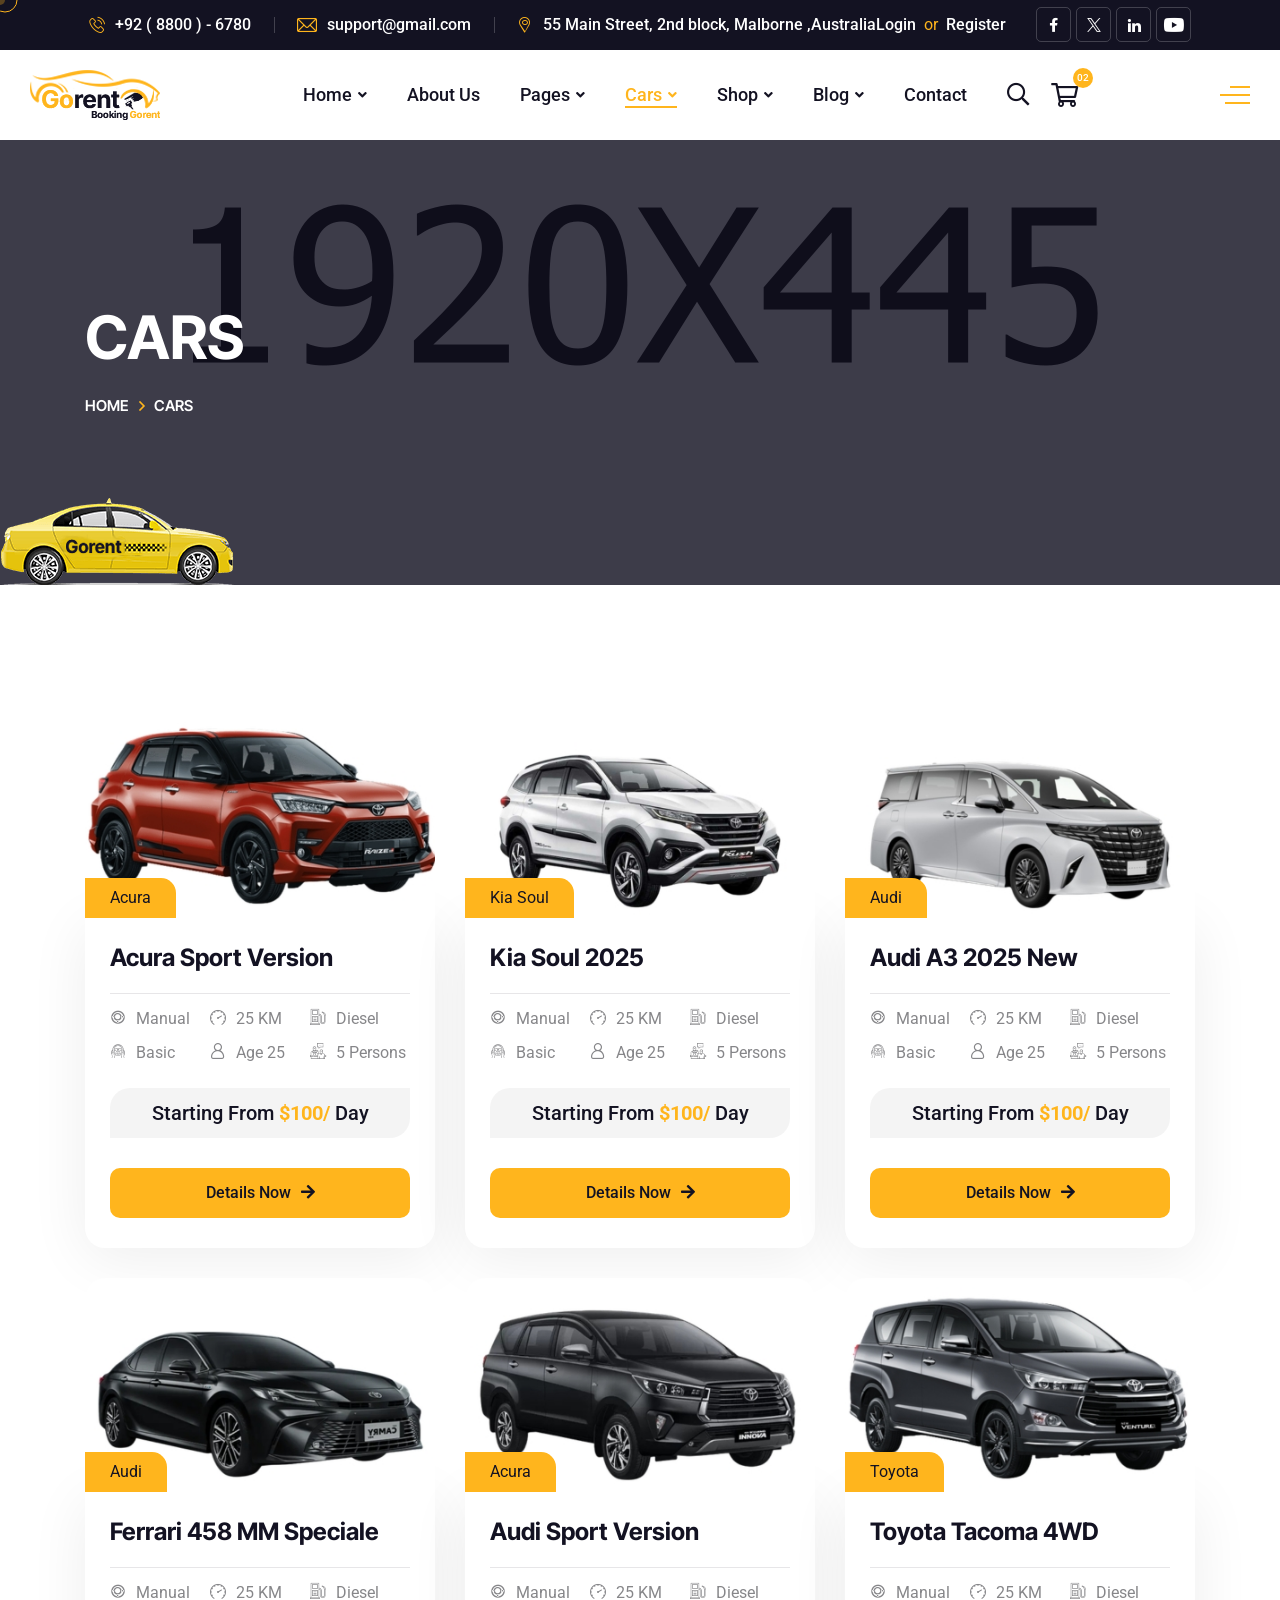
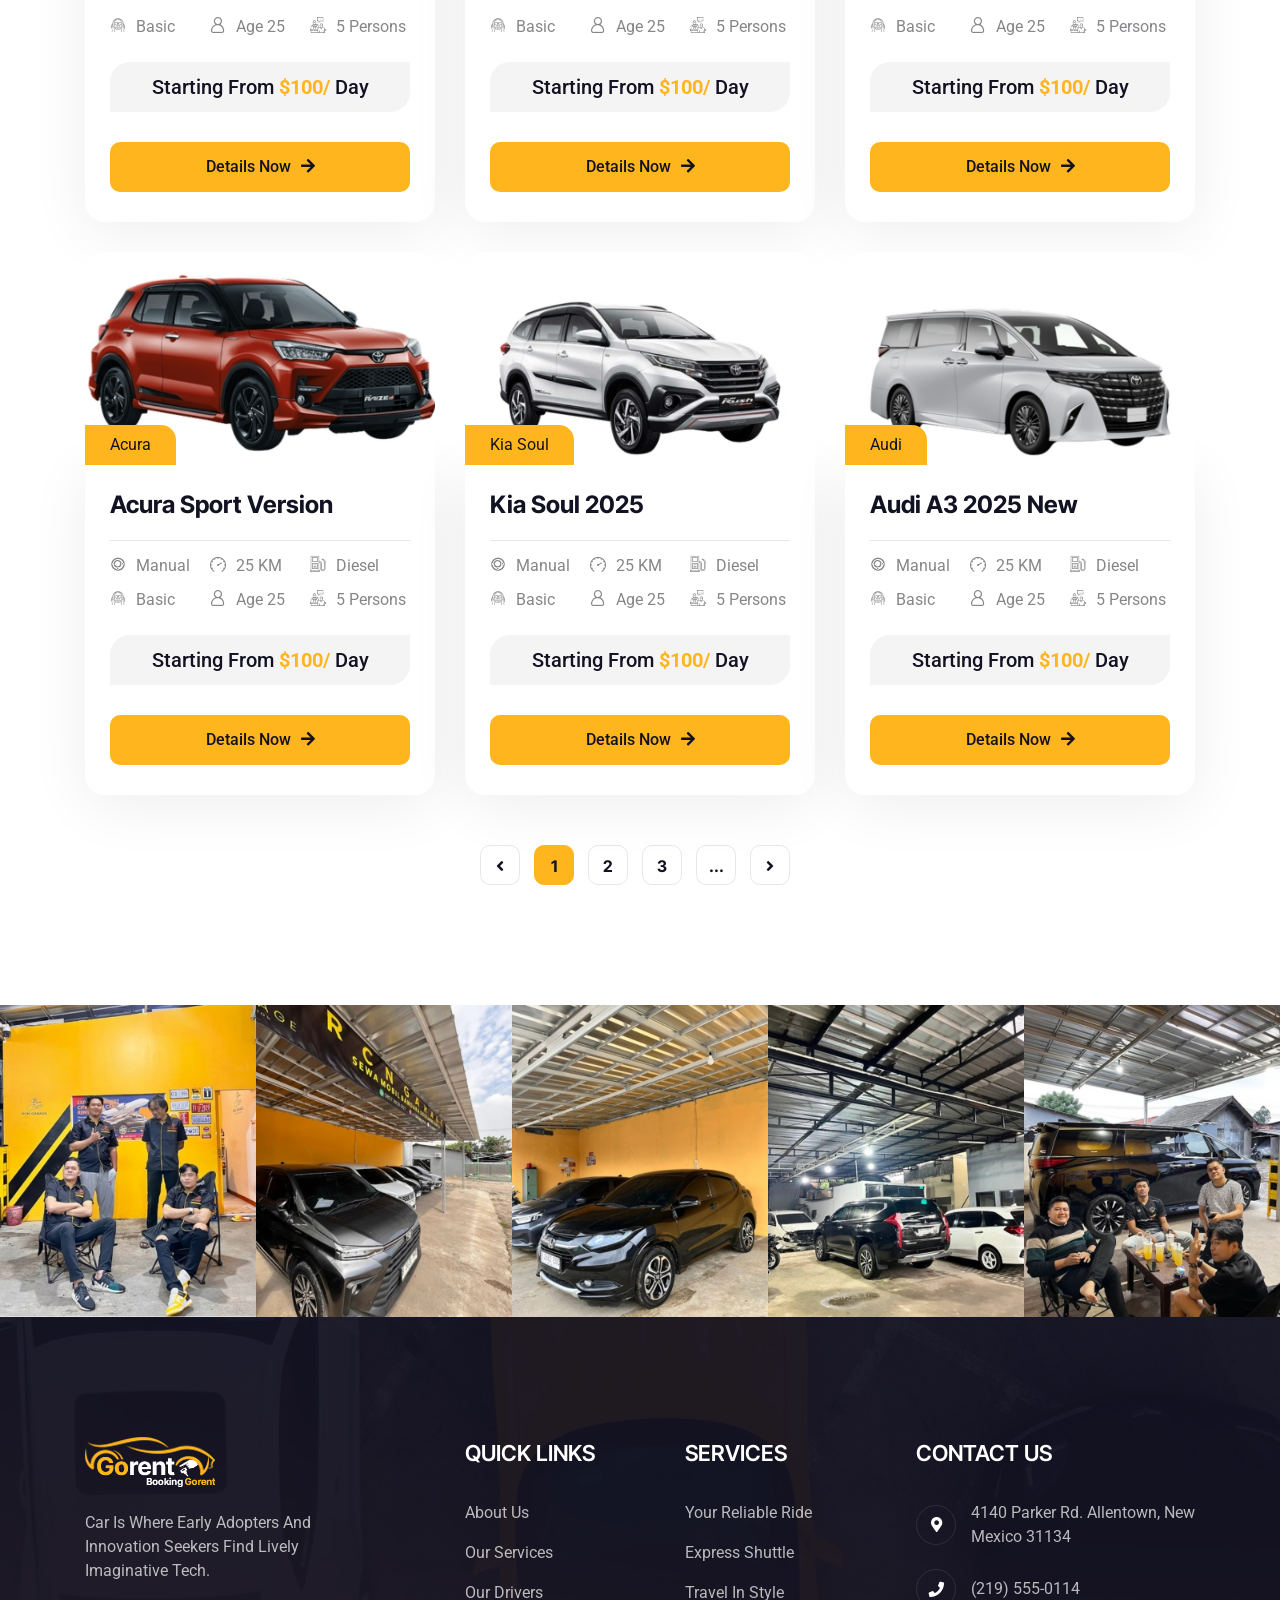
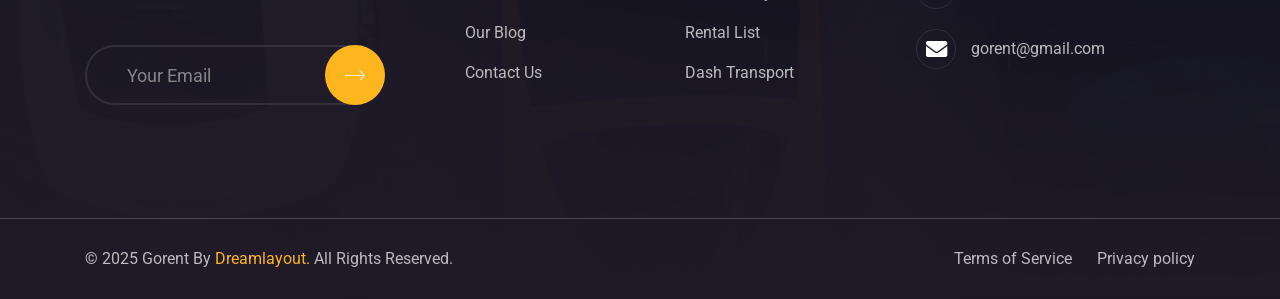
<file: cars.html>
<!DOCTYPE html>
<html lang="en">

<head>
    <meta charset="UTF-8" />
    <meta name="viewport" content="width=device-width, initial-scale=1.0" />
    <title> Cars || Gorent || Gorent HTML 5 Template </title>
    <!-- favicons Icons -->
    <link rel="apple-touch-icon" sizes="180x180" href="assets/images/favicons/apple-touch-icon.png" />
    <link rel="icon" type="image/png" sizes="32x32" href="assets/images/favicons/favicon-32x32.png" />
    <link rel="icon" type="image/png" sizes="16x16" href="assets/images/favicons/favicon-16x16.png" />
    <link rel="manifest" href="assets/images/favicons/site.webmanifest" />
    <meta name="description" content="Gorent HTML 5 Template " />

    <!-- fonts -->
    <link rel="preconnect" href="https://fonts.googleapis.com">
    <link rel="preconnect" href="https://fonts.gstatic.com" crossorigin>
    <link
        href="https://fonts.googleapis.com/css2?family=Roboto:ital,wght@0,100;0,300;0,400;0,500;0,700;0,900;1,100;1,300;1,400;1,500;1,700;1,900&display=swap"
        rel="stylesheet">


    <link
        href="https://fonts.googleapis.com/css2?family=Inter+Tight:ital,wght@0,100..900;1,100..900&family=Roboto:ital,wght@0,100;0,300;0,400;0,500;0,700;0,900;1,100;1,300;1,400;1,500;1,700;1,900&display=swap"
        rel="stylesheet">


    <link rel="stylesheet" href="assets/css/bootstrap.min.css" />
    <link rel="stylesheet" href="assets/css/animate.min.css" />
    <link rel="stylesheet" href="assets/css/custom-animate.css" />
    <link rel="stylesheet" href="assets/css/swiper.min.css" />
    <link rel="stylesheet" href="assets/css/font-awesome-all.css" />
    <link rel="stylesheet" href="assets/css/jarallax.css" />
    <link rel="stylesheet" href="assets/css/jquery.magnific-popup.css" />
    <link rel="stylesheet" href="assets/css/flaticon.css">
    <link rel="stylesheet" href="assets/css/owl.carousel.min.css" />
    <link rel="stylesheet" href="assets/css/owl.theme.default.min.css" />
    <link rel="stylesheet" href="assets/css/nice-select.css" />
    <link rel="stylesheet" href="assets/css/jquery-ui.css" />
    <link rel="stylesheet" href="assets/css/aos.css" />
    <link rel="stylesheet" href="assets/css/odometer.min.css" />
    <link rel="stylesheet" href="assets/css/timePicker.css" />


    <link rel="stylesheet" href="assets/css/module-css/slider.css" />
    <link rel="stylesheet" href="assets/css/module-css/footer.css" />
    <link rel="stylesheet" href="assets/css/module-css/sliding-text.css" />
    <link rel="stylesheet" href="assets/css/module-css/services.css" />
    <link rel="stylesheet" href="assets/css/module-css/about.css" />
    <link rel="stylesheet" href="assets/css/module-css/booking.css" />
    <link rel="stylesheet" href="assets/css/module-css/counter.css" />
    <link rel="stylesheet" href="assets/css/module-css/listing.css" />
    <link rel="stylesheet" href="assets/css/module-css/video.css" />
    <link rel="stylesheet" href="assets/css/module-css/pricing.css" />
    <link rel="stylesheet" href="assets/css/module-css/popular-car.css" />
    <link rel="stylesheet" href="assets/css/module-css/testimonial.css" />
    <link rel="stylesheet" href="assets/css/module-css/faq.css" />
    <link rel="stylesheet" href="assets/css/module-css/team.css" />
    <link rel="stylesheet" href="assets/css/module-css/call.css" />
    <link rel="stylesheet" href="assets/css/module-css/download-app.css" />
    <link rel="stylesheet" href="assets/css/module-css/brand.css" />
    <link rel="stylesheet" href="assets/css/module-css/blog.css" />
    <link rel="stylesheet" href="assets/css/module-css/lets-talk.css" />
    <link rel="stylesheet" href="assets/css/module-css/process.css" />
    <link rel="stylesheet" href="assets/css/module-css/why-choose.css" />
    <link rel="stylesheet" href="assets/css/module-css/gallery.css" />
    <link rel="stylesheet" href="assets/css/module-css/page-header.css" />

    <!-- template styles -->
    <link rel="stylesheet" href="assets/css/style.css" />
    <link rel="stylesheet" href="assets/css/responsive.css" />
</head>

<body class="custom-cursor">
    <div class="custom-cursor__cursor"></div>
    <div class="custom-cursor__cursor-two"></div>

    <!--Start Preloader-->
    <div class="loader js-preloader">
        <div></div>
        <div></div>
        <div></div>
    </div>
    <!--End Preloader-->







    <!-- Start sidebar widget content -->
    <div class="xs-sidebar-group info-group info-sidebar">
        <div class="xs-overlay xs-bg-black"></div>
        <div class="xs-sidebar-widget">
            <div class="sidebar-widget-container">
                <div class="widget-heading">
                    <a href="#" class="close-side-widget">X</a>
                </div>
                <div class="sidebar-textwidget">
                    <div class="sidebar-info-contents">
                        <div class="content-inner">
                            <div class="logo">
                                <a href="index.html"><img src="assets/images/resources/logo-2.png" alt="" /></a>
                            </div>
                            <div class="content-box">
                                <h4>About Us</h4>
                                <div class="inner-text">
                                    <p>Contrary to popular belief, Lorem Ipsum is not simply random text. It has
                                        roots in a piece of classical Latin literature from 45 BC, making it over
                                        2000 years old.
                                    </p>
                                </div>
                            </div>

                            <div class="form-inner">
                                <h4>Get a free quote</h4>
                                <form action="index.html" method="post">
                                    <div class="form-group">
                                        <input type="text" name="name" placeholder="Name" required="">
                                    </div>
                                    <div class="form-group">
                                        <input type="email" name="email" placeholder="Email" required="">
                                    </div>
                                    <div class="form-group">
                                        <textarea name="message" placeholder="Message..."></textarea>
                                    </div>
                                    <div class="form-group message-btn">
                                        <button type="submit" class="thm-btn form-inner__btn">Submit Now</button>
                                    </div>
                                </form>
                            </div>

                            <div class="sidebar-contact-info">
                                <h4>Contact Info</h4>
                                <ul class="list-unstyled">
                                    <li>
                                        <span class="icon-pin"></span> 88 broklyn street, New York
                                    </li>
                                    <li>
                                        <span class="icon-call"></span>
                                        <a href="tel:123456789">+1 555-9990-153</a>
                                    </li>
                                    <li>
                                        <span class="icon-envelope"></span>
                                        <a href="mailto:info@example.com">info@example.com</a>
                                    </li>
                                </ul>
                            </div>
                            <div class="thm-social-link1">
                                <ul class="social-box list-unstyled">
                                    <li>
                                        <a href="#"><i class="icon-facebook" aria-hidden="true"></i></a>
                                    </li>
                                    <li>
                                        <a href="#"><i class="icon-twitter" aria-hidden="true"></i></a>
                                    </li>
                                    <li>
                                        <a href="#"><i class="icon-linkedin" aria-hidden="true"></i></a>
                                    </li>
                                    <li>
                                        <a href="#"><i class="icon-dribble-big-logo" aria-hidden="true"></i></a>
                                    </li>
                                </ul>
                            </div>
                        </div>
                    </div>
                </div>
            </div>
        </div>
    </div>
    <!-- End sidebar widget content -->








    <div class="page-wrapper">
        <header class="main-header">
            <div class="main-menu__top">
                <div class="main-menu__top-inner">
                    <ul class="list-unstyled main-menu__contact-list">
                        <li>
                            <div class="icon">
                                <i class="icon-call-2"></i>
                            </div>
                            <div class="text">
                                <p><a href="tel:9288006780">+92 ( 8800 ) - 6780</a>
                                </p>
                            </div>
                        </li>
                        <li>
                            <div class="icon">
                                <i class="icon-envelope-2"></i>
                            </div>
                            <div class="text">
                                <p><a href="mailto:support@gmail.com">support@gmail.com</a>
                                </p>
                            </div>
                        </li>
                        <li>
                            <div class="icon">
                                <i class="icon-pin-2"></i>
                            </div>
                            <div class="text">
                                <p>55 Main Street, 2nd block, Malborne ,Australia</p>
                            </div>
                        </li>
                    </ul>
                    <div class="main-menu__top-right">
                        <div class="main-menu__top-login-reg-box">
                            <a href="login.html">Login</a>
                            <p>or</p>
                            <a href="sign-up.html">Register</a>
                        </div>
                        <div class="main-menu__social">
                            <a href="#"><i class="icon-facebook"></i></a>
                            <a href="#"><i class="icon-twitter"></i></a>
                            <a href="#"><i class="icon-instagram"></i></a>
                            <a href="#"><i class="icon-youtube"></i></a>
                        </div>
                    </div>
                </div>
            </div>
            <nav class="main-menu">
                <div class="main-menu__wrapper">
                    <div class="main-menu__wrapper-inner">
                        <div class="main-menu__left">
                            <div class="main-menu__logo">
                                <a href="index.html"><img src="assets/images/resources/logo-1.png" alt=""></a>
                            </div>
                        </div>
                        <div class="main-menu__middle-box">
                            <div class="main-menu__main-menu-box">
                                <a href="#" class="mobile-nav__toggler"><i class="fa fa-bars"></i></a>
                                <ul class="main-menu__list">
                                    <li class="dropdown megamenu">
                                        <a href="#">Home </a>
                                        <ul>
                                            <li>
                                                <section class="home-showcase">
                                                    <div class="container">
                                                        <div class="home-showcase__inner">
                                                            <div class="row">
                                                                <div class="col-lg-3">
                                                                    <div class="home-showcase__item">
                                                                        <div class="home-showcase__image">
                                                                            <img src="assets/images/home-showcase/home-showcase-1-1.jpg"
                                                                                alt="">
                                                                            <div class="home-showcase__buttons">
                                                                                <a href="index.html"
                                                                                    class="thm-btn home-showcase__buttons__item">Multi
                                                                                    Page <span
                                                                                        class="fas fa-arrow-right"></span></a>
                                                                                <a href="index-one-page.html"
                                                                                    class="thm-btn home-showcase__buttons__item">One
                                                                                    Page <span
                                                                                        class="fas fa-arrow-right"></span></a>
                                                                            </div>
                                                                            <!-- /.home-showcase__buttons -->
                                                                        </div><!-- /.home-showcase__image -->
                                                                        <h3 class="home-showcase__title">Home
                                                                            Page
                                                                            01</h3>
                                                                        <!-- /.home-showcase__title -->
                                                                    </div><!-- /.home-showcase__item -->
                                                                </div><!-- /.col-lg-3 -->
                                                                <div class="col-lg-3">
                                                                    <div class="home-showcase__item">
                                                                        <div class="home-showcase__image">
                                                                            <img src="assets/images/home-showcase/home-showcase-1-2.jpg"
                                                                                alt="">
                                                                            <div class="home-showcase__buttons">
                                                                                <a href="index2.html"
                                                                                    class="thm-btn home-showcase__buttons__item">Multi
                                                                                    Page <span
                                                                                        class="fas fa-arrow-right"></span></a>
                                                                                <a href="index2-one-page.html"
                                                                                    class="thm-btn home-showcase__buttons__item">One
                                                                                    Page <span
                                                                                        class="fas fa-arrow-right"></span></a>
                                                                            </div>
                                                                            <!-- /.home-showcase__buttons -->
                                                                        </div><!-- /.home-showcase__image -->
                                                                        <h3 class="home-showcase__title">Home
                                                                            Page
                                                                            02
                                                                        </h3><!-- /.home-showcase__title -->
                                                                    </div><!-- /.home-showcase__item -->
                                                                </div><!-- /.col-lg-3 -->
                                                                <div class="col-lg-3">
                                                                    <div class="home-showcase__item">
                                                                        <div class="home-showcase__image">
                                                                            <img src="assets/images/home-showcase/home-showcase-1-3.jpg"
                                                                                alt="">
                                                                            <div class="home-showcase__buttons">
                                                                                <a href="index3.html"
                                                                                    class="thm-btn home-showcase__buttons__item">Multi
                                                                                    Page <span
                                                                                        class="fas fa-arrow-right"></span></a>
                                                                                <a href="index3-one-page.html"
                                                                                    class="thm-btn home-showcase__buttons__item">One
                                                                                    Page <span
                                                                                        class="fas fa-arrow-right"></span></a>
                                                                            </div>
                                                                            <!-- /.home-showcase__buttons -->
                                                                        </div><!-- /.home-showcase__image -->
                                                                        <h3 class="home-showcase__title">Home
                                                                            Page
                                                                            03
                                                                        </h3><!-- /.home-showcase__title -->
                                                                    </div><!-- /.home-showcase__item -->
                                                                </div><!-- /.col-lg-3 -->
                                                                <div class="col-lg-3">
                                                                    <div class="home-showcase__item">
                                                                        <div class="home-showcase__image">
                                                                            <img src="assets/images/home-showcase/home-showcase-1-4.jpg"
                                                                                alt="">
                                                                            <div class="home-showcase__buttons">
                                                                                <a href="index-dark.html"
                                                                                    class="thm-btn home-showcase__buttons__item">View
                                                                                    Page <span
                                                                                        class="fas fa-arrow-right"></span></a>
                                                                            </div>
                                                                            <!-- /.home-showcase__buttons -->
                                                                        </div><!-- /.home-showcase__image -->
                                                                        <h3 class="home-showcase__title">Home
                                                                            Page
                                                                            04
                                                                        </h3><!-- /.home-showcase__title -->
                                                                    </div><!-- /.home-showcase__item -->
                                                                </div><!-- /.col-lg-3 -->
                                                            </div><!-- /.row -->
                                                        </div><!-- /.home-showcase__inner -->

                                                    </div><!-- /.container -->
                                                </section>
                                            </li>
                                        </ul>
                                    </li>
                                    <li>
                                        <a href="about.html">About Us</a>
                                    </li>
                                    <li class="dropdown">
                                        <a href="#">Pages</a>
                                        <ul class="shadow-box">
                                            <li><a href="services.html">Services</a></li>
                                            <li><a href="drivers.html">Drivers</a></li>
                                            <li><a href="driver-details.html">Driver Details</a></li>
                                            <li><a href="testimonials.html">Testimonials</a></li>
                                            <li><a href="pricing.html">Pricing</a></li>
                                            <li><a href="faq.html">FAQs</a></li>
                                            <li><a href="404.html">404 Error</a></li>
                                        </ul>
                                    </li>
                                    <li class="dropdown">
                                        <a href="#">Cars</a>
                                        <ul class="shadow-box">
                                            <li><a href="cars.html">Cars</a></li>
                                            <li><a href="car-list-v-1.html">Car Listing V-1</a></li>
                                            <li><a href="car-list-v-2.html">Car Listing V-2</a></li>
                                            <li><a href="car-list-v-3.html">Car Listing V-3</a></li>
                                            <li><a href="listing-single.html">Car Listing Single</a></li>
                                        </ul>
                                    </li>
                                    <li class="dropdown">
                                        <a href="#">Shop</a>
                                        <ul class="shadow-box">
                                            <li><a href="products.html">Products</a></li>
                                            <li><a href="product-details.html">Product Details</a></li>
                                            <li><a href="cart.html">Cart</a></li>
                                            <li><a href="checkout.html">Checkout</a></li>
                                            <li><a href="wishlist.html">Wishlist</a></li>
                                            <li><a href="sign-up.html">Sign Up</a></li>
                                            <li><a href="login.html">Login</a></li>
                                        </ul>
                                    </li>
                                    <li class="dropdown">
                                        <a href="#">Blog</a>
                                        <ul class="shadow-box">
                                            <li><a href="blog.html">Blog</a></li>
                                            <li><a href="blog-standard.html">Blog Standard</a></li>
                                            <li><a href="blog-left-sidebar.html">Blog Left Sidebar</a></li>
                                            <li><a href="blog-right-sidebar.html">Blog Right Sidebar</a></li>
                                            <li><a href="blog-details.html">Blog Details</a></li>
                                        </ul>
                                    </li>
                                    <li>
                                        <a href="contact.html">Contact</a>
                                    </li>
                                </ul>
                            </div>
                            <div class="main-menu__search-cart-box">
                                <div class="main-menu__search-box">
                                    <a href="#" class="main-menu__search search-toggler icon-search"></a>
                                </div>
                                <div class="main-menu__cart-box">
                                    <a href="cart.html" class="main-menu__cart">
                                        <span class="far fa-shopping-cart"></span>
                                        <span class="main-menu__cart-count">02</span>
                                    </a>
                                </div>
                            </div>
                        </div>
                        <div class="main-menu__right">
                            <div class="main-menu__call">
                                <div class="main-menu__call-icon">
                                    <i class="icon-call-3"></i>
                                </div>
                                <div class="main-menu__call-content">
                                    <p class="main-menu__call-sub-title">Call Anytime</p>
                                    <h5 class="main-menu__call-number"><a href="tel:23645689622">+236 (456) 896 22</a>
                                    </h5>
                                </div>
                            </div>
                            <div class="main-menu__nav-sidebar-icon">
                                <a class="navSidebar-button" href="#">
                                    <span class="icon-dots-menu-one"></span>
                                    <span class="icon-dots-menu-two"></span>
                                    <span class="icon-dots-menu-three"></span>
                                </a>
                            </div>
                        </div>
                    </div>
                </div>
            </nav>
        </header>

        <div class="stricky-header stricked-menu main-menu">
            <div class="sticky-header__content"></div><!-- /.sticky-header__content -->
        </div><!-- /.stricky-header -->


        <!--Page Header Start -->
        <section class="page-header">
            <div class="page-header__bg" style="background-image: url(assets/images/backgrounds/page-header-bg.jpg);">
            </div>
            <div class="page-header__shape-1"
                style="background-image: url(assets/images/shapes/page-header-shape-1.png);"></div>
            <div class="container">
                <div class="page-header__inner">
                    <h3>Cars</h3>
                    <div class="thm-breadcrumb__inner">
                        <ul class="thm-breadcrumb list-unstyled">
                            <li><a href="index.html">Home</a></li>
                            <li><span class="icon-arrow-left"></span></li>
                            <li>Cars</li>
                        </ul>
                    </div>
                </div>
            </div>
        </section>
        <!--Page Header End -->

        <!--Cars Page Start -->
        <section class="cars-page">
            <div class="container">
                <div class="row">
                    <!-- Listing One Single Start -->
                    <div class="col-xl-4 col-lg-4 col-md-6">
                        <div class="listing-one__single">
                            <div class="listing-one__img">
                                <img src="assets/images/listing/listing-1-1.jpg" alt="">
                                <div class="listing-one__brand-name">
                                    <p>Acura</p>
                                </div>
                            </div>
                            <div class="listing-one__content">
                                <h3 class="listing-one__title"><a href="listing-single.html">Acura
                                        Sport Version</a></h3>
                                <div class="listing-one__meta-box-info">
                                    <ul class="list-unstyled listing-one__meta">
                                        <li>
                                            <div class="icon">
                                                <span class="icon-manual"></span>
                                            </div>
                                            <div class="text">
                                                <p>Manual</p>
                                            </div>
                                        </li>
                                        <li>
                                            <div class="icon">
                                                <span class="icon-mileage"></span>
                                            </div>
                                            <div class="text">
                                                <p>25 KM</p>
                                            </div>
                                        </li>
                                        <li>
                                            <div class="icon">
                                                <span class="icon-fuel-type"></span>
                                            </div>
                                            <div class="text">
                                                <p>Diesel</p>
                                            </div>
                                        </li>
                                    </ul>
                                    <ul class="list-unstyled listing-one__meta listing-one__meta--two">
                                        <li>
                                            <div class="icon">
                                                <span class="icon-test-drive"></span>
                                            </div>
                                            <div class="text">
                                                <p>Basic</p>
                                            </div>
                                        </li>
                                        <li>
                                            <div class="icon">
                                                <span class="icon-avatar"></span>
                                            </div>
                                            <div class="text">
                                                <p>Age 25</p>
                                            </div>
                                        </li>
                                        <li>
                                            <div class="icon">
                                                <span class="icon-in-person"></span>
                                            </div>
                                            <div class="text">
                                                <p>5 Persons</p>
                                            </div>
                                        </li>
                                    </ul>
                                </div>
                                <div class="listing-one__car-rent-box">
                                    <p class="listing-one__car-rent">Starting From
                                        <span>$100/</span> Day</p>
                                </div>
                                <div class="listing-one__btn-box">
                                    <a href="listing-single.html" class="thm-btn">Details Now<span
                                            class="fas fa-arrow-right"></span></a>
                                </div>
                            </div>
                        </div>
                    </div>
                    <!-- Listing One Single End -->
                    <!-- Listing One Single Start -->
                    <div class="col-xl-4 col-lg-4 col-md-6">
                        <div class="listing-one__single">
                            <div class="listing-one__img">
                                <img src="assets/images/listing/listing-1-2.jpg" alt="">
                                <div class="listing-one__brand-name">
                                    <p>Kia Soul</p>
                                </div>
                            </div>
                            <div class="listing-one__content">
                                <h3 class="listing-one__title"><a href="listing-single.html">Kia Soul
                                        2025</a></h3>
                                <div class="listing-one__meta-box-info">
                                    <ul class="list-unstyled listing-one__meta">
                                        <li>
                                            <div class="icon">
                                                <span class="icon-manual"></span>
                                            </div>
                                            <div class="text">
                                                <p>Manual</p>
                                            </div>
                                        </li>
                                        <li>
                                            <div class="icon">
                                                <span class="icon-mileage"></span>
                                            </div>
                                            <div class="text">
                                                <p>25 KM</p>
                                            </div>
                                        </li>
                                        <li>
                                            <div class="icon">
                                                <span class="icon-fuel-type"></span>
                                            </div>
                                            <div class="text">
                                                <p>Diesel</p>
                                            </div>
                                        </li>
                                    </ul>
                                    <ul class="list-unstyled listing-one__meta listing-one__meta--two">
                                        <li>
                                            <div class="icon">
                                                <span class="icon-test-drive"></span>
                                            </div>
                                            <div class="text">
                                                <p>Basic</p>
                                            </div>
                                        </li>
                                        <li>
                                            <div class="icon">
                                                <span class="icon-avatar"></span>
                                            </div>
                                            <div class="text">
                                                <p>Age 25</p>
                                            </div>
                                        </li>
                                        <li>
                                            <div class="icon">
                                                <span class="icon-in-person"></span>
                                            </div>
                                            <div class="text">
                                                <p>5 Persons</p>
                                            </div>
                                        </li>
                                    </ul>
                                </div>
                                <div class="listing-one__car-rent-box">
                                    <p class="listing-one__car-rent">Starting From
                                        <span>$100/</span> Day</p>
                                </div>
                                <div class="listing-one__btn-box">
                                    <a href="listing-single.html" class="thm-btn">Details Now<span
                                            class="fas fa-arrow-right"></span></a>
                                </div>
                            </div>
                        </div>
                    </div>
                    <!-- Listing One Single End -->
                    <!-- Listing One Single Start -->
                    <div class="col-xl-4 col-lg-4 col-md-6">
                        <div class="listing-one__single">
                            <div class="listing-one__img">
                                <img src="assets/images/listing/listing-1-3.jpg" alt="">
                                <div class="listing-one__brand-name">
                                    <p>Audi</p>
                                </div>
                            </div>
                            <div class="listing-one__content">
                                <h3 class="listing-one__title"><a href="listing-single.html">Audi A3
                                        2025 New</a></h3>
                                <div class="listing-one__meta-box-info">
                                    <ul class="list-unstyled listing-one__meta">
                                        <li>
                                            <div class="icon">
                                                <span class="icon-manual"></span>
                                            </div>
                                            <div class="text">
                                                <p>Manual</p>
                                            </div>
                                        </li>
                                        <li>
                                            <div class="icon">
                                                <span class="icon-mileage"></span>
                                            </div>
                                            <div class="text">
                                                <p>25 KM</p>
                                            </div>
                                        </li>
                                        <li>
                                            <div class="icon">
                                                <span class="icon-fuel-type"></span>
                                            </div>
                                            <div class="text">
                                                <p>Diesel</p>
                                            </div>
                                        </li>
                                    </ul>
                                    <ul class="list-unstyled listing-one__meta listing-one__meta--two">
                                        <li>
                                            <div class="icon">
                                                <span class="icon-test-drive"></span>
                                            </div>
                                            <div class="text">
                                                <p>Basic</p>
                                            </div>
                                        </li>
                                        <li>
                                            <div class="icon">
                                                <span class="icon-avatar"></span>
                                            </div>
                                            <div class="text">
                                                <p>Age 25</p>
                                            </div>
                                        </li>
                                        <li>
                                            <div class="icon">
                                                <span class="icon-in-person"></span>
                                            </div>
                                            <div class="text">
                                                <p>5 Persons</p>
                                            </div>
                                        </li>
                                    </ul>
                                </div>
                                <div class="listing-one__car-rent-box">
                                    <p class="listing-one__car-rent">Starting From
                                        <span>$100/</span> Day</p>
                                </div>
                                <div class="listing-one__btn-box">
                                    <a href="listing-single.html" class="thm-btn">Details Now<span
                                            class="fas fa-arrow-right"></span></a>
                                </div>
                            </div>
                        </div>
                    </div>
                    <!-- Listing One Single End -->
                    <!-- Listing One Single Start -->
                    <div class="col-xl-4 col-lg-4 col-md-6">
                        <div class="listing-one__single">
                            <div class="listing-one__img">
                                <img src="assets/images/listing/listing-1-4.jpg" alt="">
                                <div class="listing-one__brand-name">
                                    <p>Audi</p>
                                </div>
                            </div>
                            <div class="listing-one__content">
                                <h3 class="listing-one__title"><a href="listing-single.html">Ferrari
                                        458 MM Speciale</a></h3>
                                <div class="listing-one__meta-box-info">
                                    <ul class="list-unstyled listing-one__meta">
                                        <li>
                                            <div class="icon">
                                                <span class="icon-manual"></span>
                                            </div>
                                            <div class="text">
                                                <p>Manual</p>
                                            </div>
                                        </li>
                                        <li>
                                            <div class="icon">
                                                <span class="icon-mileage"></span>
                                            </div>
                                            <div class="text">
                                                <p>25 KM</p>
                                            </div>
                                        </li>
                                        <li>
                                            <div class="icon">
                                                <span class="icon-fuel-type"></span>
                                            </div>
                                            <div class="text">
                                                <p>Diesel</p>
                                            </div>
                                        </li>
                                    </ul>
                                    <ul class="list-unstyled listing-one__meta listing-one__meta--two">
                                        <li>
                                            <div class="icon">
                                                <span class="icon-test-drive"></span>
                                            </div>
                                            <div class="text">
                                                <p>Basic</p>
                                            </div>
                                        </li>
                                        <li>
                                            <div class="icon">
                                                <span class="icon-avatar"></span>
                                            </div>
                                            <div class="text">
                                                <p>Age 25</p>
                                            </div>
                                        </li>
                                        <li>
                                            <div class="icon">
                                                <span class="icon-in-person"></span>
                                            </div>
                                            <div class="text">
                                                <p>5 Persons</p>
                                            </div>
                                        </li>
                                    </ul>
                                </div>
                                <div class="listing-one__car-rent-box">
                                    <p class="listing-one__car-rent">Starting From
                                        <span>$100/</span> Day</p>
                                </div>
                                <div class="listing-one__btn-box">
                                    <a href="listing-single.html" class="thm-btn">Details Now<span
                                            class="fas fa-arrow-right"></span></a>
                                </div>
                            </div>
                        </div>
                    </div>
                    <!-- Listing One Single End -->
                    <!-- Listing One Single Start -->
                    <div class="col-xl-4 col-lg-4 col-md-6">
                        <div class="listing-one__single">
                            <div class="listing-one__img">
                                <img src="assets/images/listing/listing-1-5.jpg" alt="">
                                <div class="listing-one__brand-name">
                                    <p>Acura</p>
                                </div>
                            </div>
                            <div class="listing-one__content">
                                <h3 class="listing-one__title"><a href="listing-single.html">Audi Sport
                                        Version</a></h3>
                                <div class="listing-one__meta-box-info">
                                    <ul class="list-unstyled listing-one__meta">
                                        <li>
                                            <div class="icon">
                                                <span class="icon-manual"></span>
                                            </div>
                                            <div class="text">
                                                <p>Manual</p>
                                            </div>
                                        </li>
                                        <li>
                                            <div class="icon">
                                                <span class="icon-mileage"></span>
                                            </div>
                                            <div class="text">
                                                <p>25 KM</p>
                                            </div>
                                        </li>
                                        <li>
                                            <div class="icon">
                                                <span class="icon-fuel-type"></span>
                                            </div>
                                            <div class="text">
                                                <p>Diesel</p>
                                            </div>
                                        </li>
                                    </ul>
                                    <ul class="list-unstyled listing-one__meta listing-one__meta--two">
                                        <li>
                                            <div class="icon">
                                                <span class="icon-test-drive"></span>
                                            </div>
                                            <div class="text">
                                                <p>Basic</p>
                                            </div>
                                        </li>
                                        <li>
                                            <div class="icon">
                                                <span class="icon-avatar"></span>
                                            </div>
                                            <div class="text">
                                                <p>Age 25</p>
                                            </div>
                                        </li>
                                        <li>
                                            <div class="icon">
                                                <span class="icon-in-person"></span>
                                            </div>
                                            <div class="text">
                                                <p>5 Persons</p>
                                            </div>
                                        </li>
                                    </ul>
                                </div>
                                <div class="listing-one__car-rent-box">
                                    <p class="listing-one__car-rent">Starting From
                                        <span>$100/</span> Day</p>
                                </div>
                                <div class="listing-one__btn-box">
                                    <a href="listing-single.html" class="thm-btn">Details Now<span
                                            class="fas fa-arrow-right"></span></a>
                                </div>
                            </div>
                        </div>
                    </div>
                    <!-- Listing One Single End -->
                    <!-- Listing One Single Start -->
                    <div class="col-xl-4 col-lg-4 col-md-6">
                        <div class="listing-one__single">
                            <div class="listing-one__img">
                                <img src="assets/images/listing/listing-1-6.jpg" alt="">
                                <div class="listing-one__brand-name">
                                    <p>Toyota</p>
                                </div>
                            </div>
                            <div class="listing-one__content">
                                <h3 class="listing-one__title"><a href="listing-single.html">Toyota
                                        Tacoma 4WD</a></h3>
                                <div class="listing-one__meta-box-info">
                                    <ul class="list-unstyled listing-one__meta">
                                        <li>
                                            <div class="icon">
                                                <span class="icon-manual"></span>
                                            </div>
                                            <div class="text">
                                                <p>Manual</p>
                                            </div>
                                        </li>
                                        <li>
                                            <div class="icon">
                                                <span class="icon-mileage"></span>
                                            </div>
                                            <div class="text">
                                                <p>25 KM</p>
                                            </div>
                                        </li>
                                        <li>
                                            <div class="icon">
                                                <span class="icon-fuel-type"></span>
                                            </div>
                                            <div class="text">
                                                <p>Diesel</p>
                                            </div>
                                        </li>
                                    </ul>
                                    <ul class="list-unstyled listing-one__meta listing-one__meta--two">
                                        <li>
                                            <div class="icon">
                                                <span class="icon-test-drive"></span>
                                            </div>
                                            <div class="text">
                                                <p>Basic</p>
                                            </div>
                                        </li>
                                        <li>
                                            <div class="icon">
                                                <span class="icon-avatar"></span>
                                            </div>
                                            <div class="text">
                                                <p>Age 25</p>
                                            </div>
                                        </li>
                                        <li>
                                            <div class="icon">
                                                <span class="icon-in-person"></span>
                                            </div>
                                            <div class="text">
                                                <p>5 Persons</p>
                                            </div>
                                        </li>
                                    </ul>
                                </div>
                                <div class="listing-one__car-rent-box">
                                    <p class="listing-one__car-rent">Starting From
                                        <span>$100/</span> Day</p>
                                </div>
                                <div class="listing-one__btn-box">
                                    <a href="listing-single.html" class="thm-btn">Details Now<span
                                            class="fas fa-arrow-right"></span></a>
                                </div>
                            </div>
                        </div>
                    </div>
                    <!-- Listing One Single End -->
                    <!-- Listing One Single Start -->
                    <div class="col-xl-4 col-lg-4 col-md-6">
                        <div class="listing-one__single">
                            <div class="listing-one__img">
                                <img src="assets/images/listing/listing-1-1.jpg" alt="">
                                <div class="listing-one__brand-name">
                                    <p>Acura</p>
                                </div>
                            </div>
                            <div class="listing-one__content">
                                <h3 class="listing-one__title"><a href="listing-single.html">Acura
                                        Sport Version</a></h3>
                                <div class="listing-one__meta-box-info">
                                    <ul class="list-unstyled listing-one__meta">
                                        <li>
                                            <div class="icon">
                                                <span class="icon-manual"></span>
                                            </div>
                                            <div class="text">
                                                <p>Manual</p>
                                            </div>
                                        </li>
                                        <li>
                                            <div class="icon">
                                                <span class="icon-mileage"></span>
                                            </div>
                                            <div class="text">
                                                <p>25 KM</p>
                                            </div>
                                        </li>
                                        <li>
                                            <div class="icon">
                                                <span class="icon-fuel-type"></span>
                                            </div>
                                            <div class="text">
                                                <p>Diesel</p>
                                            </div>
                                        </li>
                                    </ul>
                                    <ul class="list-unstyled listing-one__meta listing-one__meta--two">
                                        <li>
                                            <div class="icon">
                                                <span class="icon-test-drive"></span>
                                            </div>
                                            <div class="text">
                                                <p>Basic</p>
                                            </div>
                                        </li>
                                        <li>
                                            <div class="icon">
                                                <span class="icon-avatar"></span>
                                            </div>
                                            <div class="text">
                                                <p>Age 25</p>
                                            </div>
                                        </li>
                                        <li>
                                            <div class="icon">
                                                <span class="icon-in-person"></span>
                                            </div>
                                            <div class="text">
                                                <p>5 Persons</p>
                                            </div>
                                        </li>
                                    </ul>
                                </div>
                                <div class="listing-one__car-rent-box">
                                    <p class="listing-one__car-rent">Starting From
                                        <span>$100/</span> Day</p>
                                </div>
                                <div class="listing-one__btn-box">
                                    <a href="listing-single.html" class="thm-btn">Details Now<span
                                            class="fas fa-arrow-right"></span></a>
                                </div>
                            </div>
                        </div>
                    </div>
                    <!-- Listing One Single End -->
                    <!-- Listing One Single Start -->
                    <div class="col-xl-4 col-lg-4 col-md-6">
                        <div class="listing-one__single">
                            <div class="listing-one__img">
                                <img src="assets/images/listing/listing-1-2.jpg" alt="">
                                <div class="listing-one__brand-name">
                                    <p>Kia Soul</p>
                                </div>
                            </div>
                            <div class="listing-one__content">
                                <h3 class="listing-one__title"><a href="listing-single.html">Kia Soul
                                        2025</a></h3>
                                <div class="listing-one__meta-box-info">
                                    <ul class="list-unstyled listing-one__meta">
                                        <li>
                                            <div class="icon">
                                                <span class="icon-manual"></span>
                                            </div>
                                            <div class="text">
                                                <p>Manual</p>
                                            </div>
                                        </li>
                                        <li>
                                            <div class="icon">
                                                <span class="icon-mileage"></span>
                                            </div>
                                            <div class="text">
                                                <p>25 KM</p>
                                            </div>
                                        </li>
                                        <li>
                                            <div class="icon">
                                                <span class="icon-fuel-type"></span>
                                            </div>
                                            <div class="text">
                                                <p>Diesel</p>
                                            </div>
                                        </li>
                                    </ul>
                                    <ul class="list-unstyled listing-one__meta listing-one__meta--two">
                                        <li>
                                            <div class="icon">
                                                <span class="icon-test-drive"></span>
                                            </div>
                                            <div class="text">
                                                <p>Basic</p>
                                            </div>
                                        </li>
                                        <li>
                                            <div class="icon">
                                                <span class="icon-avatar"></span>
                                            </div>
                                            <div class="text">
                                                <p>Age 25</p>
                                            </div>
                                        </li>
                                        <li>
                                            <div class="icon">
                                                <span class="icon-in-person"></span>
                                            </div>
                                            <div class="text">
                                                <p>5 Persons</p>
                                            </div>
                                        </li>
                                    </ul>
                                </div>
                                <div class="listing-one__car-rent-box">
                                    <p class="listing-one__car-rent">Starting From
                                        <span>$100/</span> Day</p>
                                </div>
                                <div class="listing-one__btn-box">
                                    <a href="listing-single.html" class="thm-btn">Details Now<span
                                            class="fas fa-arrow-right"></span></a>
                                </div>
                            </div>
                        </div>
                    </div>
                    <!-- Listing One Single End -->
                    <!-- Listing One Single Start -->
                    <div class="col-xl-4 col-lg-4 col-md-6">
                        <div class="listing-one__single">
                            <div class="listing-one__img">
                                <img src="assets/images/listing/listing-1-3.jpg" alt="">
                                <div class="listing-one__brand-name">
                                    <p>Audi</p>
                                </div>
                            </div>
                            <div class="listing-one__content">
                                <h3 class="listing-one__title"><a href="listing-single.html">Audi A3
                                        2025 New</a></h3>
                                <div class="listing-one__meta-box-info">
                                    <ul class="list-unstyled listing-one__meta">
                                        <li>
                                            <div class="icon">
                                                <span class="icon-manual"></span>
                                            </div>
                                            <div class="text">
                                                <p>Manual</p>
                                            </div>
                                        </li>
                                        <li>
                                            <div class="icon">
                                                <span class="icon-mileage"></span>
                                            </div>
                                            <div class="text">
                                                <p>25 KM</p>
                                            </div>
                                        </li>
                                        <li>
                                            <div class="icon">
                                                <span class="icon-fuel-type"></span>
                                            </div>
                                            <div class="text">
                                                <p>Diesel</p>
                                            </div>
                                        </li>
                                    </ul>
                                    <ul class="list-unstyled listing-one__meta listing-one__meta--two">
                                        <li>
                                            <div class="icon">
                                                <span class="icon-test-drive"></span>
                                            </div>
                                            <div class="text">
                                                <p>Basic</p>
                                            </div>
                                        </li>
                                        <li>
                                            <div class="icon">
                                                <span class="icon-avatar"></span>
                                            </div>
                                            <div class="text">
                                                <p>Age 25</p>
                                            </div>
                                        </li>
                                        <li>
                                            <div class="icon">
                                                <span class="icon-in-person"></span>
                                            </div>
                                            <div class="text">
                                                <p>5 Persons</p>
                                            </div>
                                        </li>
                                    </ul>
                                </div>
                                <div class="listing-one__car-rent-box">
                                    <p class="listing-one__car-rent">Starting From
                                        <span>$100/</span> Day</p>
                                </div>
                                <div class="listing-one__btn-box">
                                    <a href="listing-single.html" class="thm-btn">Details Now<span
                                            class="fas fa-arrow-right"></span></a>
                                </div>
                            </div>
                        </div>
                    </div>
                    <!-- Listing One Single End -->
                </div>
                <div class="car-listing__pagination">
                    <ul class="pg-pagination list-unstyled">
                        <li class="prev">
                            <a href="#" aria-label="prev"><i class="fas fa-angle-left"></i></a>
                        </li>
                        <li class="count active"><a href="#">1</a></li>
                        <li class="count"><a href="#">2</a></li>
                        <li class="count"><a href="#">3</a></li>
                        <li class="count"><a href="#">...</a></li>
                        <li class="next">
                            <a href="#" aria-label="Next"><i class="fas fa-angle-right"></i></a>
                        </li>
                    </ul>
                </div>
            </div>
        </section>
        <!--Cars Page End -->

        <!--Gallery One Start -->
        <section class="gallery-one">
            <div class="gallery-one__carousel owl-theme owl-carousel">
                <!--Gallery One Single Start-->
                <div class="item">
                    <div class="gallery-one__single">
                        <div class="gallery-one__img">
                            <img src="assets/images/gallery/gallery-1-1.jpg" alt="">
                            <a href="cars.html"><span class="fab fa-instagram"></span></a>
                        </div>
                    </div>
                </div>
                <!--Gallery One Single End-->
                <!--Gallery One Single Start-->
                <div class="item">
                    <div class="gallery-one__single">
                        <div class="gallery-one__img">
                            <img src="assets/images/gallery/gallery-1-2.jpg" alt="">
                            <a href="cars.html"><span class="fab fa-instagram"></span></a>
                        </div>
                    </div>
                </div>
                <!--Gallery One Single End-->
                <!--Gallery One Single Start-->
                <div class="item">
                    <div class="gallery-one__single">
                        <div class="gallery-one__img">
                            <img src="assets/images/gallery/gallery-1-3.jpg" alt="">
                            <a href="cart.html"><span class="fab fa-instagram"></span></a>
                        </div>
                    </div>
                </div>
                <!--Gallery One Single End-->
                <!--Gallery One Single Start-->
                <div class="item">
                    <div class="gallery-one__single">
                        <div class="gallery-one__img">
                            <img src="assets/images/gallery/gallery-1-4.jpg" alt="">
                            <a href="cart.html"><span class="fab fa-instagram"></span></a>
                        </div>
                    </div>
                </div>
                <!--Gallery One Single End-->
                <!--Gallery One Single Start-->
                <div class="item">
                    <div class="gallery-one__single">
                        <div class="gallery-one__img">
                            <img src="assets/images/gallery/gallery-1-5.jpg" alt="">
                            <a href="cart.html"><span class="fab fa-instagram"></span></a>
                        </div>
                    </div>
                </div>
                <!--Gallery One Single End-->
                <!--Gallery One Single Start-->
                <div class="item">
                    <div class="gallery-one__single">
                        <div class="gallery-one__img">
                            <img src="assets/images/gallery/gallery-1-6.jpg" alt="">
                            <a href="cart.html"><span class="fab fa-instagram"></span></a>
                        </div>
                    </div>
                </div>
                <!--Gallery One Single End-->
            </div>
        </section>
        <!--Gallery One End -->

        <!--Site Footer Start-->
        <footer class="site-footer">
            <div class="site-footer__bg" style="background-image: url(assets/images/backgrounds/site-footer-bg.jpg);">
            </div>
            <div class="site-footer__top">
                <div class="container">
                    <div class="site-footer__top-inner">
                        <div class="row">
                            <div class="col-xl-4 col-lg-6 col-md-6 wow fadeInUp" data-wow-delay="100ms">
                                <div class="footer-widget__about">
                                    <div class="footer-widget__about-logo">
                                        <a href="index.html"><img src="assets/images/resources/footer-logo.png"
                                                alt=""></a>
                                    </div>
                                    <p class="footer-widget__about-text">Car Is Where Early Adopters And Innovation
                                        Seekers Find Lively
                                        Imaginative Tech.</p>
                                    <form class="footer-widget__form">
                                        <div class="footer-widget__input">
                                            <input type="email" placeholder="Your Email">
                                        </div>
                                        <button type="submit" class="footer-widget__btn"><i
                                                class="icon-right-arrow"></i></button>
                                    </form>
                                </div>
                            </div>
                            <div class="col-xl-2 col-lg-6 col-md-6 wow fadeInUp" data-wow-delay="200ms">
                                <div class="footer-widget__links">
                                    <h4 class="footer-widget__title">Quick links</h4>
                                    <ul class="footer-widget__links-list list-unstyled">
                                        <li><a href="about.html">About Us</a></li>
                                        <li><a href="services.html">Our Services</a></li>
                                        <li><a href="drivers.html">Our Drivers</a></li>
                                        <li><a href="blog.html">Our Blog</a></li>
                                        <li><a href="contact.html">Contact Us</a></li>
                                    </ul>
                                </div>
                            </div>
                            <div class="col-xl-3 col-lg-6 col-md-6 wow fadeInUp" data-wow-delay="400ms">
                                <div class="footer-widget__services">
                                    <h4 class="footer-widget__title">Services</h4>
                                    <ul class="footer-widget__links-list list-unstyled">
                                        <li><a href="car-list-v-1.html">Your Reliable Ride</a></li>
                                        <li><a href="car-list-v-2.html">Express Shuttle</a></li>
                                        <li><a href="car-list-v-3.html">Travel in Style</a></li>
                                        <li><a href="cars.html">Rental List</a></li>
                                        <li><a href="listing-single.html">Dash Transport</a></li>
                                    </ul>
                                </div>
                            </div>
                            <div class="col-xl-3 col-lg-6 col-md-6 wow fadeInUp" data-wow-delay="300ms">
                                <div class="footer-widget__contact">
                                    <h3 class="footer-widget__title">Contact Us</h3>
                                    <ul class="footer-widget__contact-list list-unstyled">
                                        <li>
                                            <div class="icon">
                                                <span class="icon-pin"></span>
                                            </div>
                                            <p>4140 Parker Rd. Allentown, New
                                                <br> Mexico 31134</p>
                                        </li>
                                        <li>
                                            <div class="icon">
                                                <span class="icon-call"></span>
                                            </div>
                                            <p><a href="tel:2195550114">(219) 555-0114</a></p>
                                        </li>
                                        <li>
                                            <div class="icon">
                                                <span class="icon-envelope"></span>
                                            </div>
                                            <p><a href="mailto:gorent@gmail.com">gorent@gmail.com</a></p>
                                        </li>
                                    </ul>
                                </div>
                            </div>
                        </div>
                    </div>
                </div>
            </div>
            <div class="site-footer__bottom">
                <div class="container">
                    <div class="row">
                        <div class="col-xl-12">
                            <div class="site-footer__bottom-inner">
                                <div class="site-footer__copyright">
                                    <p class="site-footer__copyright-text">© 2025 Gorent By <a
                                            href="https://themeforest.net/user/dreamlayout">Dreamlayout.</a> All
                                        Rights
                                        Reserved.</p>
                                </div>
                                <div class="site-footer__bottom-menu-box">
                                    <ul class="list-unstyled site-footer__bottom-menu">
                                        <li><a href="about.html">Terms of Service</a></li>
                                        <li><a href="about.html">Privacy policy</a></li>
                                    </ul>
                                </div>
                            </div>
                        </div>
                    </div>
                </div>
            </div>
        </footer>
        <!--Site Footer End-->




    </div><!-- /.page-wrapper -->


    <div class="mobile-nav__wrapper">
        <div class="mobile-nav__overlay mobile-nav__toggler"></div>
        <!-- /.mobile-nav__overlay -->
        <div class="mobile-nav__content">
            <span class="mobile-nav__close mobile-nav__toggler"><i class="fa fa-times"></i></span>

            <div class="logo-box">
                <a href="index.html" aria-label="logo image"><img src="assets/images/resources/logo-2.png" width="140"
                        alt="" /></a>
            </div>
            <!-- /.logo-box -->
            <div class="mobile-nav__container"></div>
            <!-- /.mobile-nav__container -->

            <ul class="mobile-nav__contact list-unstyled">
                <li>
                    <i class="fa fa-envelope"></i>
                    <a href="mailto:needhelp@packageName__.com">needhelp@gorent.com</a>
                </li>
                <li>
                    <i class="fas fa-phone"></i>
                    <a href="tel:666-888-0000">666 888 0000</a>
                </li>
            </ul><!-- /.mobile-nav__contact -->
            <div class="mobile-nav__top">
                <div class="mobile-nav__social">
                    <a href="#" class="fab fa-twitter"></a>
                    <a href="#" class="fab fa-facebook-square"></a>
                    <a href="#" class="fab fa-pinterest-p"></a>
                    <a href="#" class="fab fa-instagram"></a>
                </div><!-- /.mobile-nav__social -->
            </div><!-- /.mobile-nav__top -->



        </div>
        <!-- /.mobile-nav__content -->
    </div>
    <!-- /.mobile-nav__wrapper -->

    <div class="search-popup">
        <div class="search-popup__overlay search-toggler"></div>
        <!-- /.search-popup__overlay -->
        <div class="search-popup__content">
            <form action="#">
                <label for="search" class="sr-only">search here</label><!-- /.sr-only -->
                <input type="text" id="search" placeholder="Search Here..." />
                <button type="submit" aria-label="search submit" class="thm-btn">
                    <i class="fas fa-search"></i>
                </button>
            </form>
        </div>
        <!-- /.search-popup__content -->
    </div>
    <!-- /.search-popup -->

    <a href="#" data-target="html" class="scroll-to-target scroll-to-top">
        <span class="scroll-to-top__wrapper"><span class="scroll-to-top__inner"></span></span>
        <span class="scroll-to-top__text"> Go Back Top</span>
    </a>


    <script src="assets/js/jquery-3.6.0.min.js"></script>
    <script src="assets/js/bootstrap.bundle.min.js"></script>
    <script src="assets/js/jarallax.min.js"></script>
    <script src="assets/js/jquery.ajaxchimp.min.js"></script>
    <script src="assets/js/jquery.appear.min.js"></script>
    <script src="assets/js/swiper.min.js"></script>
    <script src="assets/js/jquery.circle-progress.min.js"></script>
    <script src="assets/js/knob.js"></script>
    <script src="assets/js/jquery.magnific-popup.min.js"></script>
    <script src="assets/js/jquery.validate.min.js"></script>
    <script src="assets/js/wNumb.min.js"></script>
    <script src="assets/js/wow.js"></script>
    <script src="assets/js/owl.carousel.min.js"></script>
    <script src="assets/js/jquery-ui.js"></script>
    <script src="assets/js/jquery.nice-select.min.js"></script>
    <script src="assets/js/jquery-sidebar-content.js"></script>
    <script src="assets/js/gsap/gsap.js"></script>
    <script src="assets/js/gsap/ScrollTrigger.js"></script>
    <script src="assets/js/gsap/SplitText.js"></script>
    <script src="assets/js/marquee.min.js"></script>
    <script src="assets/js/odometer.min.js"></script>
    <script src="assets/js/timePicker.js"></script>
    <script src="assets/js/typed-2.0.11.js"></script>
    <script src="assets/js/aos.js"></script>




    <!-- template js -->
    <script src="assets/js/script.js"></script>
</body>

</html>
</file>
<file: assets/css/jarallax.css>
.jarallax {
    position: relative;
    z-index: 0;
}
.jarallax > .jarallax-img {
    position: absolute;
    object-fit: cover;
    /* support for plugin https://github.com/bfred-it/object-fit-images */
    font-family: 'object-fit: cover;';
    top: 0;
    left: 0;
    width: 100%;
    height: 100%;
    z-index: -1;
}
</file>
<file: assets/css/flaticon.css>
@font-face {
  font-family: 'icomoon';
  src: url('../fonts/icomoon.eot?orkqwr');
  src: url('../fonts/icomoon.eot?orkqwr#iefix') format('embedded-opentype'),
    url('../fonts/icomoon.ttf?orkqwr') format('truetype'),
    url('../fonts/icomoon.woff?orkqwr') format('woff'),
    url('../fonts/icomoon.svg?orkqwr#icomoon') format('svg');
  font-weight: normal;
  font-style: normal;
  font-display: block;
}

[class^="icon-"],
[class*=" icon-"] {
  /* use !important to prevent issues with browser extensions that change fonts */
  font-family: 'icomoon' !important;
  speak: never;
  font-style: normal;
  font-weight: normal;
  font-variant: normal;
  text-transform: none;
  line-height: 1;

  /* Better Font Rendering =========== */
  -webkit-font-smoothing: antialiased;
  -moz-osx-font-smoothing: grayscale;
}







.icon-right-arrow:before {
  content: "\e909";
}

.icon-pointed-star:before {
  content: "\e90a";
}

.icon-left-arrow:before {
  content: "\e90c";
}

.icon-down-arrow:before {
  content: "\e90f";
}

.icon-car-1:before {
  content: "\e914";
}

.icon-edit:before {
  content: "\e919";
}

.icon-plus:before {
  content: "\e925";
}

.icon-sedan:before {
  content: "\e926";
}

.icon-left-arrow-1:before {
  content: "\e92c";
}

.icon-remove:before {
  content: "\e930";
}

.icon-right-arrow-1:before {
  content: "\e940";
}

.icon-close:before {
  content: "\e945";
}

.icon-car-insurance:before {
  content: "\e957";
}

.icon-car-wash:before {
  content: "\e958";
}

.icon-car-2:before {
  content: "\e959";
}

.icon-super-car:before {
  content: "\e95a";
}

.icon-twitter:before {
  content: "\e95b";
}

.icon-sports-car:before {
  content: "\e95c";
}

.icon-sport-car:before {
  content: "\e95d";
}

.icon-car:before {
  content: "\e95e";
}

.icon-jeep:before {
  content: "\e95f";
}

.icon-taxi:before {
  content: "\e960";
}

.icon-sport-car-1:before {
  content: "\e961";
}

.icon-cuv:before {
  content: "\e962";
}

.icon-dribble-big-logo:before {
  content: "\e963";
}

.icon-linkedin:before {
  content: "\e964";
}

.icon-phone:before {
  content: "\e949";
}

.icon-user:before {
  content: "\e94a";
}

.icon-avatar:before {
  content: "\e94b";
}

.icon-car1:before {
  content: "\e94c";
}

.icon-door:before {
  content: "\e94d";
}

.icon-ac:before {
  content: "\e94e";
}

.icon-test-drive:before {
  content: "\e94f";
}

.icon-steering-wheel:before {
  content: "\e950";
}

.icon-petrol-pump:before {
  content: "\e951";
}

.icon-gasoline-pump:before {
  content: "\e952";
}

.icon-exchange:before {
  content: "\e953";
}

.icon-up-right-arrow:before {
  content: "\e954";
}

.icon-cup:before {
  content: "\e955";
}

.icon-heart:before {
  content: "\e956";
}

.icon-location:before {
  content: "\e900";
}

.icon-heart-2:before {
  content: "\e901";
}

.icon-in-person:before {
  content: "\e902";
}

.icon-instagram:before {
  content: "\e903";
}

.icon-instagram-1:before {
  content: "\e904";
}

.icon-instagram-2:before {
  content: "\e905";
}

.icon-bookmark:before {
  content: "\e906";
}

.icon-facebook:before {
  content: "\e907";
}

.icon-fuel-type:before {
  content: "\e908";
}

.icon-arrow-right:before {
  content: "\e90b";
}

.icon-arrow-up-2:before {
  content: "\e90d";
}

.icon-arrow-up-from:before {
  content: "\e90e";
}

.icon-account-circle:before {
  content: "\e910";
}

.icon-angle-left:before {
  content: "\e911";
}

.icon-angle-up:before {
  content: "\e912";
}

.icon-arrow-left:before {
  content: "\e913";
}

.icon-call:before {
  content: "\e915";
}

.icon-call-2:before {
  content: "\e916";
}

.icon-call-3:before {
  content: "\e917";
}

.icon-car11:before {
  content: "\e918";
}

.icon-Carrier:before {
  content: "\e91a";
}

.icon-cheack:before {
  content: "\e91b";
}

.icon-checked:before {
  content: "\e91c";
}

.icon-clock:before {
  content: "\e91d";
}

.icon-color:before {
  content: "\e91e";
}

.icon-comment:before {
  content: "\e91f";
}

.icon-comments:before {
  content: "\e920";
}

.icon-compress:before {
  content: "\e921";
}

.icon-dabble-arrow-left:before {
  content: "\e922";
}

.icon-date:before {
  content: "\e923";
}

.icon-date-2:before {
  content: "\e924";
}

.icon-dubble-arrow:before {
  content: "\e927";
}

.icon-email:before {
  content: "\e928";
}

.icon-engine:before {
  content: "\e929";
}

.icon-envelope:before {
  content: "\e92a";
}

.icon-envelope-2:before {
  content: "\e92b";
}

.icon-eye:before {
  content: "\e92d";
}

.icon-eye-close:before {
  content: "\e92e";
}

.icon-manual:before {
  content: "\e92f";
}

.icon-menu:before {
  content: "\e931";
}

.icon-mileage:before {
  content: "\e932";
}

.icon-pin:before {
  content: "\e933";
}

.icon-pin-2:before {
  content: "\e934";
}

.icon-play:before {
  content: "\e935";
}

.icon-play-2:before {
  content: "\e936";
}

.icon-plus1:before {
  content: "\e937";
}

.icon-profile-2user:before {
  content: "\e938";
}

.icon-quote:before {
  content: "\e939";
}

.icon-quote-2:before {
  content: "\e93a";
}

.icon-range:before {
  content: "\e93b";
}

.icon-rating:before {
  content: "\e93c";
}

.icon-reviews:before {
  content: "\e93d";
}

.icon-search:before {
  content: "\e93e";
}

.icon-seat:before {
  content: "\e93f";
}

.icon-star:before {
  content: "\e941";
}

.icon-tag:before {
  content: "\e942";
}

.icon-tag-2:before {
  content: "\e943";
}

.icon-twitter1:before {
  content: "\e944";
}

.icon-whatsapp:before {
  content: "\e946";
}

.icon-x32:before {
  content: "\e947";
}

.icon-youtube:before {
  content: "\e948";
}
</file>
<file: assets/css/nice-select.css>
.nice-select {
    position: relative;
    display: block;
    -webkit-tap-highlight-color: transparent;
    background-color: #f6f4f9;
    border-radius: 0px;
    border: 0px solid #e4e4e4;
    box-sizing: border-box;
    clear: both;
    cursor: pointer;
    float: none;
    font-family: inherit;
    color: #888888;
    font-size: 14px;
    font-weight: 300;
    height: 70px;
    line-height: 48px;
    outline: none;
    padding-left: 25px;
    padding-right: 25px;
    text-align: left !important;
    -webkit-transition: all 0.2s ease-in-out;
    transition: all 0.2s ease-in-out;
    -webkit-user-select: none;
    -moz-user-select: none;
    -ms-user-select: none;
    user-select: none;
    white-space: nowrap;
    width: auto;
}

.nice-select:hover {
    border-color: #6e7a7a;
}

.nice-select:active,
.nice-select.open,
.nice-select:focus {
    border-color: #6e7a7a;
}


.nice-select:after {
    position: absolute;
    right: 17px;
    top: 50%;
    margin-top: -4px;
    display: block;
    border-bottom: 1px solid var(--gorent-gray);
    border-right: 1px solid var(--gorent-gray);
    content: '';
    width: 8px;
    height: 8px;
    pointer-events: none;
    -webkit-transform-origin: 66% 66%;
    -ms-transform-origin: 66% 66%;
    transform-origin: 66% 66%;
    -webkit-transform: rotate(45deg);
    -ms-transform: rotate(45deg);
    transform: rotate(45deg);
    -webkit-transition: all 0.15s ease-in-out;
    transition: all 0.15s ease-in-out;
}

.nice-select.open:after {
    -webkit-transform: rotate(-135deg);
    -ms-transform: rotate(-135deg);
    transform: rotate(-135deg);
}

.nice-select.open .list {
    opacity: 1;
    pointer-events: auto;
    -webkit-transform: scale(1) translateY(0);
    -ms-transform: scale(1) translateY(0);
    transform: scale(1) translateY(0);
}

.nice-select.disabled {
    border-color: #ededed;
    color: #999;
    pointer-events: none;
}

.nice-select.disabled:after {
    border-color: #cccccc;
}

.nice-select.wide {
    width: 100%;
}

.nice-select.wide .list {
    left: 0 !important;
    right: 0 !important;
}


.nice-select.right {
    float: right;
}

.nice-select.right .list {
    left: auto;
    right: 0;
}

.nice-select.small {
    font-size: 12px;
    height: 36px;
    line-height: 34px;
}

.nice-select.small:after {
    height: 4px;
    width: 4px;
}

.nice-select.small .option {
    line-height: 34px;
    min-height: 34px;
}


.nice-select .list {
    background-color: var(--gorent-base);
    border-radius: 5px;
    box-sizing: border-box;
    margin-top: 0px;
    opacity: 0;
    overflow: hidden;
    padding: 0;
    pointer-events: none;
    position: absolute;
    top: 100%;
    left: 0;
    -webkit-transform-origin: 50% 0;
    -ms-transform-origin: 50% 0;
    transform-origin: 50% 0;
    -webkit-transform: scale(0.75) translateY(-21px);
    -ms-transform: scale(0.75) translateY(-21px);
    transform: scale(0.75) translateY(-21px);
    -webkit-transition: all 0.2s cubic-bezier(0.5, 0, 0, 1.25), opacity 0.15s ease-out;
    transition: all 0.2s cubic-bezier(0.5, 0, 0, 1.25), opacity 0.15s ease-out;
    z-index: 12;
}

.nice-select .list:hover .option:not(:hover) {
    background-color: transparent !important;
}

.nice-select .option {
    color: #ffffff;
    font-weight: 400;
    line-height: 40px;
    list-style: none;
    min-height: 40px;
    outline: none;
    padding-left: 18px;
    padding-right: 29px;
    text-align: left;
    cursor: pointer;
    -webkit-transition: all 0.2s;
    transition: all 0.2s;
}

.nice-select .option:hover,
.nice-select .option.focus,
.nice-select .option.selected.focus {
    color: #ffffff;
    background-color: var(--gorent-black);
}

.nice-select .option.selected {
    font-weight: 700;
}

.nice-select .option.disabled {
    background-color: transparent;
    color: #999;
    cursor: default;
}

.no-csspointerevents .nice-select .list {
    display: none;
}

.no-csspointerevents .nice-select.open .list {
    display: block;
}

.get-flight-two__inner .nice-select:after {
    border-bottom: 2px solid var(--gorent-gray);
    border-right: 2px solid var(--gorent-gray);
}
</file>
<file: assets/css/module-css/slider.css>
/*--------------------------------------------------------------
# Main Slider
--------------------------------------------------------------*/
.main-slider {
    position: relative;
    background-color: var(--gorent-black);
    z-index: 10;
}

.main-slider .item {
    position: relative;
    padding-top: 199px;
    padding-bottom: 256px;
    background-color: var(--gorent-black);
    z-index: 10;
}

.main-slider__bg {
    position: absolute;
    top: 0;
    bottom: 0;
    right: 0;
    left: 0;
    background-repeat: no-repeat;
    background-position: center;
    background-size: cover;
    overflow: hidden;
    transform: scale(1);
    transition: transform 10000ms ease, -webkit-transform 10000ms ease;
    overflow: hidden;
    opacity: .30;
    z-index: -1;
}

.active .main-slider__bg {
    transform: scale(1.1);
}

.main-slider__content {
    position: relative;
    display: block;
    z-index: 10;
}

.main-slider__sub-title-box {
    position: relative;
    display: block;
    opacity: 0;
    -webkit-transform: perspective(400px) rotateY(0deg) translateX(200px);
    -ms-transform: perspective(400px) rotateY(0deg) translateX(200px);
    transform: perspective(400px) rotateY(0deg) translateX(200px);
    -webkit-transform-origin: bottom;
    -ms-transform-origin: bottom;
    transform-origin: bottom;
    -webkit-transition: all 1500ms ease;
    -moz-transition: all 1500ms ease;
    -ms-transition: all 1500ms ease;
    -o-transition: all 1500ms ease;
    transition: all 1500ms ease;
}

.active .main-slider__sub-title-box {
    opacity: 1;
    -webkit-transform: perspective(400px) rotateY(0deg) translateX(0px);
    -ms-transform: perspective(400px) rotateY(0deg) translateX(0px);
    transform: perspective(400px) rotateY(0deg) translateX(0px);
    -webkit-transition-delay: 1200ms;
    -moz-transition-delay: 1200ms;
    -ms-transition-delay: 1200ms;
    -o-transition-delay: 1200ms;
    transition-delay: 1200ms;
}

.main-slider__sub-title {
    font-size: 50px;
    line-height: 1em;
    color: var(--gorent-white);
    font-family: var(--gorent-font-two);
    text-transform: uppercase;
    font-weight: 700;
}

.main-slider__title {
    position: relative;
    display: block;
    font-size: 110px;
    color: var(--gorent-white);
    font-weight: 700;
    line-height: 1em;
    text-transform: uppercase;
    margin-top: 9px;
    margin-bottom: 4px;
    opacity: 0;
    -webkit-transform: perspective(400px) rotateY(0deg) translateX(-200px);
    -ms-transform: perspective(400px) rotateY(0deg) translateX(-200px);
    transform: perspective(400px) rotateY(0deg) translateX(-200px);
    -webkit-transform-origin: bottom;
    -ms-transform-origin: bottom;
    transform-origin: bottom;
    -webkit-transition: all 1500ms ease;
    -moz-transition: all 1500ms ease;
    -ms-transition: all 1500ms ease;
    -o-transition: all 1500ms ease;
    transition: all 1500ms ease;
}

.main-slider__title span {
    color: var(--gorent-base);
}

.active .main-slider__title {
    opacity: 1;
    -webkit-transform: perspective(400px) rotateY(0deg) translateX(0px);
    -ms-transform: perspective(400px) rotateY(0deg) translateX(0px);
    transform: perspective(400px) rotateY(0deg) translateX(0px);
    -webkit-transition-delay: 900ms;
    -moz-transition-delay: 900ms;
    -ms-transition-delay: 900ms;
    -o-transition-delay: 900ms;
    transition-delay: 900ms;
}

.main-slider__sub-title-two {
    position: relative;
    display: block;
    font-size: 65px;
    line-height: 1.2em;
    color: var(--gorent-white);
    font-family: var(--gorent-font-two);
    text-transform: uppercase;
    font-weight: 700;
    opacity: 0;
    -webkit-transform: perspective(400px) rotateY(0deg) translateX(200px);
    -ms-transform: perspective(400px) rotateY(0deg) translateX(200px);
    transform: perspective(400px) rotateY(0deg) translateX(200px);
    -webkit-transform-origin: bottom;
    -ms-transform-origin: bottom;
    transform-origin: bottom;
    -webkit-transition: all 1500ms ease;
    -moz-transition: all 1500ms ease;
    -ms-transition: all 1500ms ease;
    -o-transition: all 1500ms ease;
    transition: all 1500ms ease;
}

.active .main-slider__sub-title-two {
    opacity: 1;
    -webkit-transform: perspective(400px) rotateY(0deg) translateX(0px);
    -ms-transform: perspective(400px) rotateY(0deg) translateX(0px);
    transform: perspective(400px) rotateY(0deg) translateX(0px);
    -webkit-transition-delay: 1600ms;
    -moz-transition-delay: 1600ms;
    -ms-transition-delay: 1600ms;
    -o-transition-delay: 1600ms;
    transition-delay: 1600ms;
}

.main-slider__btn-and-video-box {
    position: relative;
    display: flex;
    align-items: center;
    gap: 50px;
    margin-top: 34px;
    opacity: 0;
    -webkit-transform: perspective(400px) rotateY(0deg) translateX(-200px);
    -ms-transform: perspective(400px) rotateY(0deg) translateX(-200px);
    transform: perspective(400px) rotateY(0deg) translateX(-200px);
    -webkit-transform-origin: bottom;
    -ms-transform-origin: bottom;
    transform-origin: bottom;
    -webkit-transition: all 1500ms ease;
    -moz-transition: all 1500ms ease;
    -ms-transition: all 1500ms ease;
    -o-transition: all 1500ms ease;
    transition: all 1500ms ease;
}

.active .main-slider__btn-and-video-box {
    opacity: 1;
    -webkit-transform: perspective(400px) rotateY(0deg) translateX(0px);
    -ms-transform: perspective(400px) rotateY(0deg) translateX(0px);
    transform: perspective(400px) rotateY(0deg) translateX(0px);
    -webkit-transition-delay: 2000ms;
    -moz-transition-delay: 2000ms;
    -ms-transition-delay: 2000ms;
    -o-transition-delay: 2000ms;
    transition-delay: 2000ms;
}

.main-slider__btn-box {
    position: relative;
    display: block;
}

.main-slider__btn-box .thm-btn::after {
    background-color: var(--gorent-white);
}

.main-slider__btn-box .thm-btn:hover {
    color: var(--gorent-black);
}

.main-slider__video-link {
    position: relative;
    display: flex;
    align-items: center;
    flex-wrap: wrap;
    gap: 30px;
}

.main-slider__video-icon {
    position: relative;
    display: -webkit-box;
    display: -ms-flexbox;
    display: flex;
    -webkit-box-align: center;
    -ms-flex-align: center;
    align-items: center;
    -webkit-box-pack: center;
    -ms-flex-pack: center;
    justify-content: center;
    width: 60px;
    height: 60px;
    line-height: 50px;
    text-align: center;
    font-size: 18px;
    color: var(--gorent-base);
    background-color: var(--gorent-white);
    border-radius: 50%;
    transition: all 0.5s ease;
    -moz-transition: all 0.5s ease;
    -webkit-transition: all 0.5s ease;
    -ms-transition: all 0.5s ease;
    -o-transition: all 0.5s ease;
}

.main-slider__video-icon:after {
    content: "";
    position: absolute;
    top: -15px;
    left: -15px;
    right: -15px;
    bottom: -15px;
    border: 1px solid rgba(255, 255, 255, .30);
    border-radius: 50%;
    z-index: -1;
}

.main-slider__video-icon:hover {
    background-color: var(--gorent-base);
    color: var(--gorent-white);
}

.main-slider__video-link .ripple,
.main-slider__video-icon .ripple:before,
.main-slider__video-icon .ripple:after {
    position: absolute;
    top: 50%;
    left: 50%;
    width: 90px;
    height: 90px;
    border-radius: 50%;
    -webkit-transform: translate(-50%, -50%);
    transform: translate(-50%, -50%);
    -ms-box-shadow: 0 0 0 0 rgba(var(--gorent-white-rgb), 0.6);
    -o-box-shadow: 0 0 0 0 rgba(var(--gorent-white-rgb), 0.6);
    -webkit-box-shadow: 0 0 0 0 rgba(var(--gorent-white-rgb), 0.6);
    box-shadow: 0 0 0 0 rgba(var(--gorent-white-rgb), 0.6);
    -webkit-animation: ripple 3s infinite;
    animation: ripple 3s infinite;
}

.main-slider__video-icon .ripple:before {
    -webkit-animation-delay: 0.9s;
    animation-delay: 0.9s;
    content: "";
    position: absolute;
}

.main-slider__video-icon .ripple:after {
    -webkit-animation-delay: 0.6s;
    animation-delay: 0.6s;
    content: "";
    position: absolute;
}

.main-slider__video-title {
    font-size: 20px;
    color: var(--gorent-base);
    font-weight: 600;
    font-family: var(--gorent-font);
}

.main-slider .owl-theme .owl-dots {
    display: flex;
    align-items: center;
    justify-content: flex-start;
    max-width: 1320px;
    width: 100%;
    position: absolute;
    bottom: 90px;
    left: 0;
    right: 0;
    padding: 0 15px;
    margin: 0 auto;
    height: 0;
    line-height: 0;
}

.main-slider .owl-theme .owl-dots .owl-dot+.owl-dot {
    margin-left: 60px;
}

.main-slider .owl-theme .owl-dots .owl-dot {
    position: relative;
}

.main-slider .owl-theme .owl-dots .owl-dot span {
    width: 20px;
    height: 20px;
    border-radius: 50%;
    background-color: rgba(var(--gorent-base-rgb), .30);
    margin: 0;
    -webkit-transition: all 300ms ease;
    transition: all 300ms ease;
}

.main-slider .owl-theme .owl-dots .owl-dot span:before {
    content: "";
    position: absolute;
    top: 10px;
    left: 26px;
    width: 50px;
    height: 1px;
    background-color: rgba(var(--gorent-white-rgb), .30);
}

.main-slider .owl-theme .owl-dots .owl-dot:last-child span:before {
    display: none;
}

.main-slider .owl-theme .owl-dots .owl-dot:hover span,
.main-slider .owl-theme .owl-dots .owl-dot.active span {
    background-color: rgba(var(--gorent-white-rgb), .30);
}

.main-slider .owl-theme .owl-dots .owl-dot span::after {
    content: "";
    position: absolute;
    top: 5px;
    left: 5px;
    right: 5px;
    bottom: 5px;
    background-color: var(--gorent-base);
    border-radius: 50%;
}

.main-slider .owl-theme .owl-dots .owl-dot:hover span::after,
.main-slider .owl-theme .owl-dots .owl-dot.active span::after {
    background-color: rgba(var(--gorent-white-rgb), 1);
}


.main-slider .owl-theme .owl-nav {
    position: absolute;
    top: 50%;
    right: 0;
    left: 0;
    z-index: 100;
    display: flex;
    align-items: center;
    flex-direction: row;
    justify-content: space-between;
    max-width: 100%;
    width: 100%;
    padding: 0px 50px;
    margin: 0 auto;
    height: 0;
    line-height: 0;
    transform: translateY(-50%);
}

.main-slider .owl-theme .owl-nav [class*=owl-] {
    position: relative;
    top: auto;
    left: auto;
    right: auto;
    bottom: auto;
    z-index: 100;
    width: 60px;
    height: 60px;
    font-size: 20px !important;
    color: rgba(var(--gorent-white-rgb), .30) !important;
    opacity: 1;
    margin: 0;
    padding: 19px 0 !important;
    text-align: center;
    border-radius: 50%;
    background-color: transparent !important;
    border: 2px solid rgba(var(--gorent-white-rgb), .30) !important;
    transition: all 500ms ease;
}

.main-slider .owl-theme .owl-nav [class*=owl-]:hover {
    color: rgba(var(--gorent-white-rgb), 1) !important;
    border: 2px solid rgba(var(--gorent-white-rgb), 1) !important;
}

.main-slider .owl-theme .owl-nav [class*=owl-]+[class*=owl-] {
    margin-left: 0px;
}

.main-slider .owl-theme .owl-nav .owl-prev {
    transform: rotate(180deg);
}

/*--------------------------------------------------------------
# Main Slider Two
--------------------------------------------------------------*/
.main-slider-two {
    position: relative;
    background-color: var(--gorent-black);
    z-index: 10;
}

.main-slider-two .item {
    position: relative;
    padding-top: 335px;
    padding-bottom: 200px;
    background-color: var(--gorent-black);
    z-index: 10;
}

.main-slider-two__bg {
    position: absolute;
    top: 0;
    bottom: 0;
    right: 0;
    left: 0;
    background-repeat: no-repeat;
    background-position: center;
    background-size: cover;
    overflow: hidden;
    transform: scale(1);
    transition: transform 10000ms ease, -webkit-transform 10000ms ease;
    overflow: hidden;
    opacity: .30;
    z-index: -1;
}

.active .main-slider-two__bg {
    transform: scale(1.1);
}

.main-slider-two__img {
    position: absolute;
    bottom: -40px;
    right: 130px;
    opacity: 0;
    -webkit-transform: perspective(400px) rotateY(0deg) translateX(400px);
    -ms-transform: perspective(400px) rotateY(0deg) translateX(400px);
    transform: perspective(400px) rotateY(0deg) translateX(400px);
    -webkit-transform-origin: top;
    -ms-transform-origin: top;
    transform-origin: top;
    visibility: hidden;
    -webkit-transition: all 1500ms ease;
    -moz-transition: all 1500ms ease;
    -ms-transition: all 1500ms ease;
    -o-transition: all 1500ms ease;
    transition: all 1500ms ease;
}

.main-slider-two__img img {
    width: auto !important;
}

.active .main-slider-two__img {
    visibility: visible;
    opacity: 1;
    -webkit-transform: perspective(400px) rotateY(0deg) translateX(0px);
    -ms-transform: perspective(400px) rotateY(0deg) translateX(0px);
    transform: perspective(400px) rotateY(0deg) translateX(0px);
    -webkit-transition-delay: 1600ms;
    -moz-transition-delay: 1600ms;
    -ms-transition-delay: 1600ms;
    -o-transition-delay: 1600ms;
    transition-delay: 1600ms;
}

.main-slider-two__content {
    position: relative;
    display: block;
    z-index: 10;
}

.main-slider-two__sub-title-box {
    position: relative;
    display: block;
    opacity: 0;
    -webkit-transform: perspective(400px) rotateY(0deg) translateY(-80px);
    -ms-transform: perspective(400px) rotateY(0deg) translateY(-80px);
    transform: perspective(400px) rotateY(0deg) translateY(-80px);
    -webkit-transform-origin: bottom;
    -ms-transform-origin: bottom;
    transform-origin: bottom;
    -webkit-transition: all 1500ms ease;
    -moz-transition: all 1500ms ease;
    -ms-transition: all 1500ms ease;
    -o-transition: all 1500ms ease;
    transition: all 1500ms ease;
}

.active .main-slider-two__sub-title-box {
    opacity: 1;
    -webkit-transform: perspective(400px) rotateY(0deg) translateY(0px);
    -ms-transform: perspective(400px) rotateY(0deg) translateY(0px);
    transform: perspective(400px) rotateY(0deg) translateY(0px);
    -webkit-transition-delay: 1200ms;
    -moz-transition-delay: 1200ms;
    -ms-transition-delay: 1200ms;
    -o-transition-delay: 1200ms;
    transition-delay: 1200ms;
}

.main-slider-two__sub-title {
    font-size: 18px;
    line-height: 26px;
    color: var(--gorent-base);
    text-transform: capitalize;
    font-weight: 400;
}

.main-slider-two__title {
    position: relative;
    display: block;
    font-size: 75px;
    color: var(--gorent-white);
    font-weight: 700;
    line-height: 1.2em;
    text-transform: uppercase;
    margin-top: 16px;
    margin-bottom: 16px;
    opacity: 0;
    -webkit-transform: perspective(400px) rotateY(0deg) translateY(-80px);
    -ms-transform: perspective(400px) rotateY(0deg) translateY(-80px);
    transform: perspective(400px) rotateY(0deg) translateY(-80px);
    -webkit-transform-origin: bottom;
    -ms-transform-origin: bottom;
    transform-origin: bottom;
    -webkit-transition: all 1500ms ease;
    -moz-transition: all 1500ms ease;
    -ms-transition: all 1500ms ease;
    -o-transition: all 1500ms ease;
    transition: all 1500ms ease;
}

.main-slider-two__title span {
    color: var(--gorent-base);
}

.active .main-slider-two__title {
    opacity: 1;
    -webkit-transform: perspective(400px) rotateY(0deg) translateY(0px);
    -ms-transform: perspective(400px) rotateY(0deg) translateY(0px);
    transform: perspective(400px) rotateY(0deg) translateY(0px);
    -webkit-transition-delay: 900ms;
    -moz-transition-delay: 900ms;
    -ms-transition-delay: 900ms;
    -o-transition-delay: 900ms;
    transition-delay: 900ms;
}

.main-slider-two__text {
    position: relative;
    display: block;
    font-size: 16px;
    line-height: 26px;
    color: rgba(var(--gorent-white-rgb), .70);
    opacity: 0;
    -webkit-transform: perspective(400px) rotateY(0deg) translateY(80px);
    -ms-transform: perspective(400px) rotateY(0deg) translateY(80px);
    transform: perspective(400px) rotateY(0deg) translateY(80px);
    -webkit-transform-origin: bottom;
    -ms-transform-origin: bottom;
    transform-origin: bottom;
    -webkit-transition: all 1500ms ease;
    -moz-transition: all 1500ms ease;
    -ms-transition: all 1500ms ease;
    -o-transition: all 1500ms ease;
    transition: all 1500ms ease;
}

.active .main-slider-two__text {
    opacity: 1;
    -webkit-transform: perspective(400px) rotateY(0deg) translateY(0px);
    -ms-transform: perspective(400px) rotateY(0deg) translateY(0px);
    transform: perspective(400px) rotateY(0deg) translateY(0px);
    -webkit-transition-delay: 1200ms;
    -moz-transition-delay: 1200ms;
    -ms-transition-delay: 1200ms;
    -o-transition-delay: 1200ms;
    transition-delay: 1200ms;
}

.main-slider-two__btn-box {
    position: relative;
    display: flex;
    align-items: center;
    gap: 10px;
    margin-top: 45px;
    opacity: 0;
    -webkit-transform: perspective(400px) rotateY(0deg) translateY(80px);
    -ms-transform: perspective(400px) rotateY(0deg) translateY(80px);
    transform: perspective(400px) rotateY(0deg) translateY(80px);
    -webkit-transform-origin: bottom;
    -ms-transform-origin: bottom;
    transform-origin: bottom;
    -webkit-transition: all 1500ms ease;
    -moz-transition: all 1500ms ease;
    -ms-transition: all 1500ms ease;
    -o-transition: all 1500ms ease;
    transition: all 1500ms ease;
}

.active .main-slider-two__btn-box {
    opacity: 1;
    -webkit-transform: perspective(400px) rotateY(0deg) translateY(0px);
    -ms-transform: perspective(400px) rotateY(0deg) translateY(0px);
    transform: perspective(400px) rotateY(0deg) translateY(0px);
    -webkit-transition-delay: 1400ms;
    -moz-transition-delay: 1400ms;
    -ms-transition-delay: 1400ms;
    -o-transition-delay: 1400ms;
    transition-delay: 1400ms;
}

.main-slider-two__btn-box a {
    position: relative;
    display: flex;
    align-items: center;
    background-color: var(--gorent-base);
    color: var(--gorent-white);
    padding: 10px 25px 11px;
    border-radius: 5px;
}

.main-slider-two__btn-icon {
    position: relative;
    display: flex;
    align-items: center;
}

.main-slider-two__btn-icon i {
    position: relative;
    display: inline-block;
    font-size: 35px;
    color: var(--gorent-white);
}

.main-slider-two__btn-content {
    position: relative;
    display: block;
    margin-left: 10px;
}

.main-slider-two__btn-content p {
    font-size: 12px;
    text-transform: uppercase;
    line-height: 12px;
}

.main-slider-two__btn-content h3 {
    color: var(--gorent-white);
    font-weight: 600;
    font-size: 22px;
    line-height: 22px;
    margin-top: 5px;
}

.main-slider-two .owl-theme .owl-dots {
    display: flex;
    align-items: center;
    justify-content: flex-start;
    max-width: 1320px;
    width: 100%;
    position: absolute;
    bottom: 85px;
    left: 0;
    right: 0;
    padding: 0 15px;
    margin: 0 auto;
    height: 0;
    line-height: 0;
}

.main-slider-two .owl-theme .owl-dots .owl-dot+.owl-dot {
    margin-left: 60px;
}

.main-slider-two .owl-theme .owl-dots .owl-dot {
    position: relative;
}

.main-slider-two .owl-theme .owl-dots .owl-dot span {
    width: 10px;
    height: 10px;
    border-radius: 0;
    background-color: rgba(var(--gorent-white-rgb), .30);
    margin: 0;
    -webkit-transition: all 300ms ease;
    transition: all 300ms ease;
}

.main-slider-two .owl-theme .owl-dots .owl-dot span:before {
    content: "";
    position: absolute;
    top: 5px;
    left: 15px;
    width: 50px;
    height: 1px;
    background-color: rgba(var(--gorent-white-rgb), .30);
}

.main-slider-two .owl-theme .owl-dots .owl-dot:last-child span:before {
    display: none;
}

.main-slider-two .owl-theme .owl-dots .owl-dot:hover span,
.main-slider-two .owl-theme .owl-dots .owl-dot.active span {
    background-color: rgba(var(--gorent-base-rgb), 1);
}


.main-slider-two .owl-theme .owl-nav {
    position: absolute;
    top: 50%;
    right: 0;
    left: 0;
    z-index: 100;
    display: flex;
    align-items: flex-start;
    flex-direction: column;
    justify-content: flex-start;
    gap: 15px;
    max-width: 100%;
    width: 100%;
    padding: 0px 50px;
    margin: 0 auto;
    height: 0;
    line-height: 0;
    transform: translateY(-50%);
}

.main-slider-two .owl-theme .owl-nav [class*=owl-] {
    position: relative;
    top: auto;
    left: auto;
    right: auto;
    bottom: auto;
    z-index: 100;
    width: 60px;
    height: 60px;
    font-size: 20px !important;
    color: rgba(var(--gorent-white-rgb), .30) !important;
    opacity: 1;
    margin: 0;
    padding: 19px 0 !important;
    text-align: center;
    border-radius: 50%;
    background-color: transparent !important;
    border: 2px solid rgba(var(--gorent-white-rgb), .30) !important;
    transition: all 500ms ease;
}

.main-slider-two .owl-theme .owl-nav [class*=owl-]:hover {
    color: rgba(var(--gorent-white-rgb), 1) !important;
    border: 2px solid rgba(var(--gorent-white-rgb), 1) !important;
}

.main-slider-two .owl-theme .owl-nav [class*=owl-]+[class*=owl-] {
    margin-left: 0px;
}

.main-slider-two .owl-theme .owl-nav .owl-prev {
    transform: rotate(180deg);
}

























/*--------------------------------------------------------------
  # End
  --------------------------------------------------------------*/
</file>
<file: assets/css/module-css/footer.css>
/*==============================================
    Site Footer
===============================================*/
.site-footer {
    position: relative;
    display: block;
    background-color: var(--gorent-black);
    z-index: 1;
}

.site-footer__bg {
    position: absolute;
    top: 0;
    left: 0;
    right: 0;
    bottom: 0;
    opacity: 0.05;
    background-repeat: no-repeat;
    background-size: cover;
    background-position: center;
    z-index: -1;
}

.site-footer__top {
    position: relative;
    display: block;
}

.site-footer__top-inner {
    position: relative;
    display: block;
    padding: 120px 0 113px;
}

.footer-widget__about {
    position: relative;
    display: block;
    margin-right: 50px;
}

.footer-widget__about-logo {
    position: relative;
    display: inline-block;
}

.footer-widget__about-text {
    margin: 0;
    color: rgba(var(--gorent-white-rgb), .70);
    padding-top: 24px;
    padding-bottom: 62px;
}

.footer-widget__form {
    position: relative;
    display: block;
}

.footer-widget__input {
    position: relative;
    display: block;
}

.footer-widget__input input[type="email"] {
    position: relative;
    display: inline-block;
    height: 60px;
    width: 100%;
    background-color: transparent;
    border: 2px solid rgba(var(--gorent-white-rgb), .10);
    border-radius: 40px;
    outline: none;
    font-size: 18px;
    color: var(--gorent-gray);
    font-weight: 400;
    padding-right: 90px;
    padding-left: 40px;
    margin: 0 auto;
}

.footer-widget__btn {
    position: absolute;
    top: 50%;
    right: 0px;
    border: none;
    width: 60px;
    height: 60px;
    font-size: 20px;
    color: var(--gorent-white);
    background-color: var(--gorent-base);
    border-radius: 50%;
    transform: translateY(-50%);
    -webkit-transition: all 500ms ease;
    transition: all 500ms ease;
    display: flex;
    align-items: center;
    justify-content: center;
}

.footer-widget__btn:hover {
    color: var(--gorent-base);
    background-color: var(--gorent-white);
}

.footer-widget__title {
    position: relative;
    display: inline-block;
    font-size: 22px;
    color: var(--gorent-white);
    font-weight: 600;
    line-height: 32px;
    margin-bottom: 32px;
    text-transform: uppercase;
}

.footer-widget__links {
    position: relative;
    display: block;
}

.footer-widget__links-list {
    position: relative;
    display: block;
}

.footer-widget__links-list li+li {
    margin-top: 16px;
}

.footer-widget__links-list li a {
    color: rgba(var(--gorent-white-rgb), .70);
    position: relative;
    display: inline-block;
    text-transform: capitalize;
    -webkit-transition: all 500ms ease;
    transition: all 500ms ease;
}

.footer-widget__links-list li a:hover {
    color: var(--gorent-base);
}

.footer-widget__contact {
    position: relative;
    display: block;
    margin-left: -24px;
}

.footer-widget__contact-list {
    position: relative;
    display: block;
}

.footer-widget__contact-list li {
    position: relative;
    display: flex;
    align-items: center;
    gap: 15px;
}

.footer-widget__contact-list li+li {
    margin-top: 20px;
}

.footer-widget__contact-list li .icon {
    position: relative;
    display: flex;
    align-items: center;
    justify-content: center;
    width: 40px;
    height: 40px;
    border: 1px solid rgba(var(--gorent-white-rgb), .10);
    border-radius: 50%;
    -webkit-transition: all 500ms ease;
    transition: all 500ms ease;
}

.footer-widget__contact-list li .icon:hover {
    background-color: var(--gorent-base);
    border: 1px solid var(--gorent-base);
}

.footer-widget__contact-list li .icon span {
    position: relative;
    display: inline-block;
    font-size: 16px;
    color: var(--gorent-white);
    -webkit-transition: all 500ms ease;
    transition: all 500ms ease;
}

.footer-widget__contact-list li p {
    color: rgba(var(--gorent-white-rgb), .70);
}

.footer-widget__contact-list li p a {
    color: rgba(var(--gorent-white-rgb), .70);
}

.footer-widget__contact-list li p a:hover {
    color: var(--gorent-base);
}

.footer-widget__services {
    position: relative;
    display: block;
    margin-left: 30px;
}

.site-footer__bottom {
    position: relative;
    display: block;
    border-top: 1px solid rgba(var(--gorent-white-rgb), .20);
}

.site-footer__bottom-inner {
    position: relative;
    display: flex;
    align-items: center;
    justify-content: space-between;
    padding: 28px 0 28px;
}

.site-footer__copyright {
    position: relative;
    display: block;
}

.site-footer__copyright-text {
    color: rgba(var(--gorent-white-rgb), .70);
}

.site-footer__copyright-text a {
    color: var(--gorent-base);
}

.site-footer__copyright-text a:hover {
    color: var(--gorent-white);
}

.site-footer__bottom-menu-box {
    position: relative;
    display: block;
}

.site-footer__bottom-menu {
    position: relative;
    display: flex;
    align-items: center;
    flex-wrap: wrap;
}

.site-footer__bottom-menu li {
    position: relative;
    display: block;
}

.site-footer__bottom-menu li+li {
    margin-left: 25px;
}

.site-footer__bottom-menu li a {
    position: relative;
    display: inline-block;
    color: rgba(var(--gorent-white-rgb), .70);
    -webkit-transition: all 500ms ease;
    transition: all 500ms ease;
}

.site-footer__bottom-menu li a:hover {
    color: var(--gorent-base);
}






/*--------------------------------------------------------------
# End
--------------------------------------------------------------*/
</file>
<file: assets/css/module-css/sliding-text.css>
/*--------------------------------------------------------------
# Sliding Text One
--------------------------------------------------------------*/
.sliding-text-one {
    position: relative;
    display: block;
    background-color: var(--gorent-base);
    padding: -6px 0 22px;
    z-index: 1;
}

.sliding-text-one__wrap {
    position: relative;
    display: block;
}

.sliding-text__list {
    position: relative;
    display: flex;
    align-items: center;
    flex-wrap: wrap;
    flex-wrap: nowrap;
    width: fit-content;
}

.sliding-text__list li {
    position: relative;
    display: block;
    float: left;
    margin-right: 35px;
}

.sliding-text__title {
    position: relative;
    display: flex;
    align-items: center;
    gap: 25px;
    color: var(--gorent-black);
    font-size: 20px;
    line-height: 55px;
    font-weight: 700;
    font-style: normal;
    text-transform: uppercase;
    transition: all 200ms linear;
    transition-delay: 0.1s;
    font-family: var(--gorent-font-two);
    -webkit-transition: all 0.3s ease;
    transition: all 0.3s ease;
}

.sliding-text__title span {
    position: relative;
    font-size: 45px;
}

.sliding-text__title:before {
    overflow: hidden;
    position: absolute;
    top: 0;
    left: 0;
    width: 0;
    color: var(--gorent-white);
    white-space: nowrap;
    content: attr(data-hover);
    transition: all 0.5s cubic-bezier(0.17, 0.67, 0.32, 0.87);
}

.sliding-text__list li:hover .sliding-text__title:before {
    width: 100%;
    color: var(--gorent-white);
}








/*--------------------------------------------------------------
# End
--------------------------------------------------------------*/
</file>
<file: assets/css/module-css/services.css>
/*--------------------------------------------------------------
# Services One
--------------------------------------------------------------*/
.services-one {
    position: relative;
    display: block;
    counter-reset: count;
    padding: 120px 0 0;
    z-index: 1;
}

.services-one__shape-1 {
    position: absolute;
    width: 481px;
    height: 448px;
    left: -221px;
    top: 50px;
    background: rgba(255, 181, 29, 0.38);
    filter: blur(150px);
    border-radius: 50%;
    z-index: -1;
}

.services-one__shape-2 {
    position: absolute;
    width: 481px;
    height: 448px;
    right: -125px;
    bottom: -100px;
    background: rgba(255, 181, 29, 0.38);
    filter: blur(150px);
    border-radius: 50%;
    z-index: -1;
}

.services-one__single {
    position: relative;
    display: block;
    background-color: var(--gorent-black);
    border-radius: 20px;
    padding: 30px 25px 37px;
    margin-bottom: 30px;
    overflow: hidden;
    z-index: 1;
}

.services-one__single-shape-1 {
    position: absolute;
    bottom: 0;
    left: 50%;
    border-left: 105px solid transparent;
    border-bottom: 178px solid rgba(var(--gorent-white-rgb), 0.05);
    border-right: 105px solid transparent;
    transform: translateX(-50%);
    transition-delay: .1s;
    transition-timing-function: ease-in-out;
    transition-duration: .5s;
    z-index: -1;
}

.services-one__single:hover .services-one__single-shape-1 {
    border-bottom: 178px solid rgba(var(--gorent-black-rgb), 0.02);
}

.services-one__single-shape-2 {
    position: absolute;
    top: -97px;
    right: -60px;
    border-left: 105px solid transparent;
    border-bottom: 178px solid rgba(var(--gorent-white-rgb), 0.05);
    border-right: 105px solid transparent;
    transition-delay: .1s;
    transition-timing-function: ease-in-out;
    transition-duration: .5s;
    z-index: -1;
}

.services-one__single:hover .services-one__single-shape-2 {
    border-bottom: 178px solid rgba(var(--gorent-black-rgb), 0.02);
}

.services-one__single-shape-3 {
    position: absolute;
    bottom: -57px;
    right: -123px;
    border-left: 105px solid transparent;
    border-bottom: 178px solid rgba(var(--gorent-white-rgb), 0.05);
    border-right: 105px solid transparent;
    transition-delay: .1s;
    transition-timing-function: ease-in-out;
    transition-duration: .5s;
    z-index: -1;
}

.services-one__single:hover .services-one__single-shape-3 {
    border-bottom: 178px solid rgba(var(--gorent-black-rgb), 0.02);
}


.services-one__single::after {
    content: "";
    position: absolute;
    bottom: 0px;
    left: 0;
    right: 0;
    height: 10px;
    background-color: var(--gorent-base);
    transition-delay: .1s;
    transition-timing-function: ease-in-out;
    transition-duration: .5s;
    z-index: -1;
}

.services-one__single:hover::after {
    background-color: var(--gorent-black);
}

.services-one__single::before {
    content: "";
    position: absolute;
    top: 0;
    left: 0;
    right: 0;
    bottom: 0;
    background-color: var(--gorent-base);
    transform: scaleX(0.7) rotateX(20deg);
    opacity: 0;
    transition: all 0.4s linear;
    z-index: -1;
}

.services-one__single:hover::before {
    transform: scaleX(1.0) rotateX(0deg);
    transition: all 0.4s linear;
    opacity: 1;
}

.services-one__icon {
    position: relative;
    display: inline-block;
}

.services-one__icon span {
    position: relative;
    display: inline-block;
    font-size: 50px;
    color: var(--gorent-base);
    transition: all 500ms linear;
    transition-delay: 0.1s;
    transform: scale(1);
}

.services-one__single:hover .services-one__icon span {
    transform: scale(0.9);
    color: var(--gorent-black);
}

.services-one__title {
    font-size: 22px;
    font-weight: 700;
    line-height: 32px;
    margin-top: 49px;
    margin-bottom: 6px;
}

.services-one__title a {
    color: var(--gorent-base);
}

.services-one__single:hover .services-one__title a {
    color: var(--gorent-black);
}

.services-one__text {
    -webkit-transition: all 500ms ease;
    transition: all 500ms ease;
    color: rgba(var(--gorent-white-rgb), .70);
}

.services-one__single:hover .services-one__text {
    color: var(--gorent-black);
}

.services-one__count {
    position: absolute;
    top: 45%;
    right: 0;
    width: 55px;
    height: 55px;
    display: flex;
    align-items: center;
    justify-content: center;
    background-color: var(--gorent-white);
    border-bottom-left-radius: 15px;
    border-top-left-radius: 15px;
    transform: translateY(-50%);
    z-index: 1;
}

.services-one__count::before {
    position: relative;
    font-size: 20px;
    line-height: 20px;
    font-weight: 700;
    color: var(--gorent-black);
    font-family: var(--gorent-font-two);
    counter-increment: count;
    content: "0"counter(count);
    -webkit-transition: all 500ms ease;
    transition: all 500ms ease;
}

.services-one__single:hover .services-one__count::before {
    color: var(--gorent-base);
}

.services-one__count:after {
    content: "";
    position: absolute;
    top: 0;
    bottom: 0;
    left: 0;
    right: 0;
    border-bottom-left-radius: 15px;
    border-top-left-radius: 15px;
    background-color: var(--gorent-black);
    opacity: 0;
    transform: translateX(55px);
    transition: background-color 0.7s ease;
    transition: all 0.7s ease;
    z-index: -1;
}

.services-one__single:hover .services-one__count:after {
    opacity: 1;
    transform: translateX(0px);
}

/*--------------------------------------------------------------
# Services Two
--------------------------------------------------------------*/
.services-two {
    position: relative;
    display: block;
    counter-reset: count;
    padding: 120px 0 90px;
    z-index: 1;
}

.services-two__shape-1 {
    position: absolute;
    width: 481px;
    height: 448px;
    left: -221px;
    top: 50px;
    background: rgba(255, 181, 29, 0.38);
    filter: blur(150px);
    border-radius: 50%;
    z-index: -1;
}

.services-two__shape-2 {
    position: absolute;
    width: 481px;
    height: 448px;
    right: -125px;
    bottom: -100px;
    background: rgba(255, 181, 29, 0.38);
    filter: blur(150px);
    border-radius: 50%;
    z-index: -1;
}

.services-two__single {
    position: relative;
    display: block;
    background-color: var(--gorent-black);
    border-radius: 20px;
    padding: 30px 25px 37px;
    margin-bottom: 30px;
    overflow: hidden;
    z-index: 1;
}

.services-two__single-shape-1 {
    position: absolute;
    bottom: 0;
    left: 50%;
    border-left: 105px solid transparent;
    border-bottom: 178px solid rgba(var(--gorent-white-rgb), 0.05);
    border-right: 105px solid transparent;
    transform: translateX(-50%);
    transition-delay: .1s;
    transition-timing-function: ease-in-out;
    transition-duration: .5s;
    z-index: -1;
}

.services-two__single:hover .services-two__single-shape-1 {
    border-bottom: 178px solid rgba(var(--gorent-black-rgb), 0.02);
}

.services-two__single-shape-2 {
    position: absolute;
    top: -104px;
    right: -60px;
    border-left: 105px solid transparent;
    border-bottom: 178px solid rgba(var(--gorent-white-rgb), 0.05);
    border-right: 105px solid transparent;
    transition-delay: .1s;
    transition-timing-function: ease-in-out;
    transition-duration: .5s;
    z-index: -1;
}

.services-two__single:hover .services-two__single-shape-2 {
    border-bottom: 178px solid rgba(var(--gorent-black-rgb), 0.02);
}

.services-two__single-shape-3 {
    position: absolute;
    bottom: -57px;
    right: -123px;
    border-left: 105px solid transparent;
    border-bottom: 178px solid rgba(var(--gorent-white-rgb), 0.05);
    border-right: 105px solid transparent;
    transition-delay: .1s;
    transition-timing-function: ease-in-out;
    transition-duration: .5s;
    z-index: -1;
}

.services-two__single:hover .services-two__single-shape-3 {
    border-bottom: 178px solid rgba(var(--gorent-black-rgb), 0.02);
}


.services-two__single::after {
    content: "";
    position: absolute;
    bottom: 0px;
    left: 0;
    right: 0;
    height: 10px;
    background-color: var(--gorent-base);
    transition-delay: .1s;
    transition-timing-function: ease-in-out;
    transition-duration: .5s;
    z-index: -1;
}

.services-two__single:hover::after {
    background-color: var(--gorent-black);
}

.services-two__single::before {
    content: "";
    position: absolute;
    top: 0;
    left: 0;
    right: 0;
    bottom: 0;
    background-color: var(--gorent-base);
    transform: scaleX(0.7) rotateX(20deg);
    opacity: 0;
    transition: all 0.4s linear;
    z-index: -1;
}

.services-two__single:hover::before {
    transform: scaleX(1.0) rotateX(0deg);
    transition: all 0.4s linear;
    opacity: 1;
}

.services-two__icon {
    position: relative;
    display: flex;
    align-items: center;
    justify-content: center;
    height: 80px;
    width: 80px;
    background-color: rgba(var(--gorent-white-rgb), .08);
    border-radius: 50%;
    border-top-left-radius: 0;
    border-bottom-left-radius: 0;
    margin-top: -30px;
    margin-left: -25px;
    z-index: 1;
}

.services-two__icon:before {
    content: "";
    position: absolute;
    top: -3px;
    left: -3px;
    right: -3px;
    bottom: -3px;
    border: 3px solid rgba(var(--gorent-white-rgb), .15);
    border-radius: 50%;
    border-top-left-radius: 0;
    border-bottom-left-radius: 0;
    z-index: -1;
}

.services-two__icon span {
    position: relative;
    display: inline-block;
    font-size: 50px;
    color: var(--gorent-base);
    transition: all 500ms linear;
    transition-delay: 0.1s;
    transform: scale(1);
}

.services-two__single:hover .services-two__icon span {
    transform: scale(0.9);
    color: var(--gorent-black);
}

.services-two__title {
    font-size: 22px;
    font-weight: 700;
    line-height: 32px;
    margin-top: 49px;
    margin-bottom: 6px;
}

.services-two__title a {
    color: var(--gorent-base);
}

.services-two__single:hover .services-two__title a {
    color: var(--gorent-black);
}

.services-two__text {
    -webkit-transition: all 500ms ease;
    transition: all 500ms ease;
    color: rgba(var(--gorent-white-rgb), .70);
}

.services-two__single:hover .services-two__text {
    color: var(--gorent-black);
}

.services-two__count {
    position: absolute;
    top: 45%;
    right: 0;
    width: 55px;
    height: 55px;
    display: flex;
    align-items: center;
    justify-content: center;
    background-color: var(--gorent-white);
    border-bottom-left-radius: 15px;
    border-top-left-radius: 15px;
    transform: translateY(-50%);
    z-index: 1;
}

.services-two__count::before {
    position: relative;
    font-size: 20px;
    line-height: 20px;
    font-weight: 700;
    color: var(--gorent-black);
    font-family: var(--gorent-font-two);
    counter-increment: count;
    content: "0"counter(count);
    -webkit-transition: all 500ms ease;
    transition: all 500ms ease;
}

.services-two__single:hover .services-two__count::before {
    color: var(--gorent-base);
}

.services-two__count:after {
    content: "";
    position: absolute;
    top: 0;
    bottom: 0;
    left: 0;
    right: 0;
    border-bottom-left-radius: 15px;
    border-top-left-radius: 15px;
    background-color: var(--gorent-black);
    opacity: 0;
    transform: translateX(55px);
    transition: background-color 0.7s ease;
    transition: all 0.7s ease;
    z-index: -1;
}

.services-two__single:hover .services-two__count:after {
    opacity: 1;
    transform: translateX(0px);
}

/*--------------------------------------------------------------
# Services Three
--------------------------------------------------------------*/
.services-three {
    position: relative;
    display: block;
    padding: 120px 0 19px;
    counter-reset: count;
    z-index: 1;
}

.services-three .section-title {
    margin-bottom: 83px;
}

.services-three__single {
    position: relative;
    display: block;
    text-align: center;
    padding: 90px 25px 45px;
    background-color: var(--gorent-white);
    box-shadow: 0px 10px 60px 0px rgb(0 0 0 / 7%);
    border-radius: var(--gorent-bdr-radius);
    -webkit-transition: all 500ms ease;
    transition: all 500ms ease;
    margin-bottom: 101px;
    z-index: 1;
}

.services-three__single:hover {
    transform: translateY(-10px);
}

.services-three__icon {
    position: relative;
    height: 90px;
    width: 90px;
    margin: -135px auto 0px;
    display: flex;
    align-items: center;
    justify-content: center;
    background-color: var(--gorent-white);
    box-shadow: 0px 10px 60px 0px rgb(0 0 0 / 7%);
    border-radius: 50%;
    z-index: 2;
}

.services-three__icon::before {
    content: "";
    position: absolute;
    top: 0;
    left: 0;
    right: 0;
    bottom: 0;
    border-radius: 50%;
    background-color: var(--gorent-black);
    transform: scaleX(0.7) rotateX(20deg);
    opacity: 0;
    transition: all 0.4s linear;
    z-index: -1;
}

.services-three__single:hover .services-three__icon::before {
    transform: scaleX(1.0) rotateX(0deg);
    transition: all 0.4s linear;
    opacity: 1;
}

.services-three__icon span {
    position: relative;
    display: inline-block;
    font-size: 60px;
    color: var(--gorent-black);
    transition: all 500ms linear;
    transition-delay: 0.1s;
    transform: scale(1);
}

.services-three__single:hover .services-three__icon span {
    transform: scale(0.9);
    color: var(--gorent-base);
}

.services-three__content {
    position: relative;
    display: block;
    margin-top: 23px;
    margin-bottom: 24px;
}

.services-three__title {
    font-size: 22px;
    line-height: 32px;
    font-weight: 700;
    margin-bottom: 10px;
}

.services-three__title a {
    color: var(--gorent-black);
}

.services-three__title a:hover {
    color: var(--gorent-base);
}

.services-three__count {
    position: relative;
    width: 60px;
    height: 60px;
    margin: 0 auto -71px;
    display: flex;
    align-items: center;
    justify-content: center;
    background-color: var(--gorent-white);
    box-shadow: 0px 10px 60px 0px rgb(0 0 0 / 7%);
    border-radius: 50px;
    z-index: 1;
}

.services-three__count::before {
    position: relative;
    font-size: 20px;
    line-height: 20px;
    font-weight: 700;
    color: var(--gorent-black);
    font-family: var(--gorent-font-two);
    counter-increment: count;
    content: "0"counter(count);
    -webkit-transition: all 500ms ease;
    transition: all 500ms ease;
}

.services-three__single:hover .services-three__count::before {
    color: var(--gorent-base);
}

.services-three__count:after {
    content: "";
    position: absolute;
    top: 0;
    left: 0;
    right: 0;
    bottom: 0;
    border-radius: 50%;
    background-color: var(--gorent-black);
    transform: scaleY(0.7) rotateY(20deg);
    opacity: 0;
    transition: all 0.4s linear;
    z-index: -1;
}

.services-three__single:hover .services-three__count:after {
    transform: scaleY(1.0) rotateY(0deg);
    transition: all 0.4s linear;
    opacity: 1;
}

/*--------------------------------------------------------------
# Services Four
--------------------------------------------------------------*/
.services-four {
    padding: 90px 0 45px;
}




/*--------------------------------------------------------------
# End
--------------------------------------------------------------*/
</file>
<file: assets/css/module-css/about.css>
/*--------------------------------------------------------------
# About One
--------------------------------------------------------------*/
.about-one {
    position: relative;
    display: block;
    padding: 90px 0 0px;
    z-index: 1;
}

.about-one__left {
    position: relative;
    display: block;
    margin-left: 210px;
    margin-right: -30px;
}

.about-one__img-box {
    position: relative;
    display: block;
}

.about-one__img {
    position: relative;
    display: block;
    overflow: hidden;
    background-color: var(--gorent-black);
    border-radius: var(--gorent-bdr-radius);
    z-index: 1;
}

.about-one__img img {
    width: 100%;
    border-radius: var(--gorent-bdr-radius);
    transition: all 500ms ease;
}

.about-one__img:hover img {
    opacity: 0.6;
    transform: scaleX(1.05);
}

.about-one__img-2 {
    position: absolute;
    left: -210px;
    bottom: -211px;
    overflow: hidden;
    background-color: var(--gorent-black);
    border-radius: var(--gorent-bdr-radius);
}

.about-one__img-2 img {
    width: auto;
    border-radius: var(--gorent-bdr-radius);
    transition: all 500ms ease;
}

.about-one__img-2:hover img {
    opacity: 0.6;
    transform: scaleX(1.05);
}

.about-one__experience {
    position: absolute;
    top: 35px;
    left: -75px;
    max-width: 150px;
    width: 100%;
    background-color: var(--gorent-base);
    border-radius: 10px;
    text-align: center;
    padding: 36px 30px 34px;
    border-bottom-left-radius: 0;
    z-index: 2;
}

.about-one__experience::before {
    content: "";
    position: absolute;
    bottom: -35px;
    left: 0;
    border-top: 35px solid var(--gorent-base);
    border-left: 75px solid transparent;
}

.about-one__experience-count {
    position: relative;
    display: flex;
    align-items: center;
    justify-content: center;
}

.about-one__experience-count h3 {
    font-size: 35px;
    font-weight: 600;
    line-height: 35px !important;
    font-family: var(--gorent-font-two) !important;
    color: var(--gorent-black);
}

.about-one__experience-count span {
    font-size: 35px;
    font-weight: 600;
    line-height: 35px !important;
    font-family: var(--gorent-font-two) !important;
    color: var(--gorent-black);
}

.about-one__experience-text {
    color: var(--gorent-white);
    font-size: 18px;
    font-weight: 500;
    line-height: 28px;
    margin-top: 5px;
}

.about-one__shape-1 {
    position: absolute;
    top: 0;
    left: -180px;
    z-index: -1;
}

.about-one__shape-1 img {
    width: auto;
}

.about-one__shape-2 {
    position: absolute;
    top: 133px;
    left: -190px;
    z-index: -1;
}

.about-one__shape-2 img {
    width: auto;
}

.about-one__shape-3 {
    position: absolute;
    bottom: -197px;
    right: -11px;
    z-index: -1;
}

.about-one__shape-3 img {
    width: auto;
}

.about-one__shape-4 {
    position: absolute;
    bottom: -164px;
    right: 0px;
    z-index: -1;
}

.about-one__shape-4 img {
    width: auto;
}

.about-one__right {
    position: relative;
    display: block;
    margin-left: 80px;
}

.about-one__right .section-title {
    margin-bottom: 23px;
}

.about-one__text-1 {
    font-size: 20px;
    font-weight: 500;
    line-height: 30px;
    font-family: var(--gorent-font-two);
    color: var(--gorent-base);
}

.about-one__text-2 {
    margin-top: 21px;
    margin-bottom: 20px;
}

.about-one__progress-box {
    position: relative;
    display: block;
}

.about-one__progress-box li {
    position: relative;
    display: block;
}

.about-one__progress-box li+li {
    margin-top: 18px;
}

.about-one__progress {
    position: relative;
    display: block;
}

.about-one__progress-title {
    font-size: 20px;
    font-weight: 600;
    line-height: 30px;
    color: var(--gorent-black);
    margin-bottom: 7px;
}

.about-one__progress .bar {
    position: relative;
    width: 100%;
    height: 10px;
    background-color: var(--gorent-extra);
}

.about-one__progress .bar-inner {
    position: relative;
    display: block;
    width: 0px;
    height: 10px;
    background-color: var(--gorent-base);
    -webkit-transition: all 1500ms ease;
    -ms-transition: all 1500ms ease;
    -o-transition: all 1500ms ease;
    -moz-transition: all 1500ms ease;
    transition: all 1500ms ease;
}

.about-one__progress .count-text {
    position: absolute;
    right: 0;
    bottom: 17px;
    color: var(--gorent-black);
    line-height: 30px;
    font-size: 20px;
    text-align: center;
    font-weight: 600;
    font-family: var(--gorent-font-two);
    opacity: 0;
    -webkit-transition: all 500ms ease;
    -ms-transition: all 500ms ease;
    -o-transition: all 500ms ease;
    -moz-transition: all 500ms ease;
    transition: all 500ms ease;
}

.about-one__progress .bar-inner.counted .count-text {
    opacity: 1;
}

.about-one__progress .bar.marb-0 {
    margin-bottom: 0;
}

.about-one__btn-box-and-call-box {
    position: relative;
    display: flex;
    align-items: center;
    gap: 30px;
    margin-top: 50px;
}

.about-one__call-box {
    position: relative;
    display: flex;
    align-items: center;
    gap: 10px;
}

.about-one__call-box-icon {
    position: relative;
    display: flex;
    align-items: center;
    justify-content: center;
    width: 40px;
    height: 40px;
    background-color: var(--gorent-base);
    border-radius: 50%;
    -webkit-transition: all 500ms ease;
    transition: all 500ms ease;
}

.about-one__call-box-icon:hover {
    background-color: var(--gorent-black);
}

.about-one__call-box-icon span {
    position: relative;
    display: inline-block;
    font-size: 20px;
    color: var(--gorent-black);
    -webkit-transition: all 500ms ease;
    transition: all 500ms ease;
}

.about-one__call-box-icon:hover span {
    color: var(--gorent-white);
}

.about-one__call-box-content {
    position: relative;
    display: block;
}

.about-one__call-box-content h4 {
    font-size: 18px;
    font-weight: 500;
    line-height: 28px;
    margin-top: 2px;
}

.about-one__call-box-content h4 a {
    color: var(--gorent-black);
}

.about-one__call-box-content h4 a:hover {
    color: var(--gorent-base);
}

/*--------------------------------------------------------------
# About Two
--------------------------------------------------------------*/
.about-two {
    position: relative;
    display: block;
    padding: 120px 0 0;
    z-index: 1;
}

.about-two__left {
    position: relative;
    display: block;
    margin-right: 80px;
}

.about-two__left .section-title {
    margin-bottom: 23px;
}

.about-two__text-1 {
    margin-bottom: 29px;
}

.about-two__points {
    position: relative;
    display: block;
}

.about-two__points li {
    position: relative;
    display: flex;
    align-items: center;
    gap: 10px;
}

.about-two__points li+li {
    margin-top: 7px;
}

.about-two__points li .icon {
    position: relative;
    display: flex;
    align-items: center;
}

.about-two__points li .icon span {
    position: relative;
    display: inline-block;
    font-size: 18px;
    color: var(--gorent-base);
}

.about-two__points li p {
    color: var(--gorent-black);
    font-weight: 500;
}

.about-two__progress-box {
    position: relative;
    display: flex;
    align-items: center;
    flex-wrap: wrap;
    gap: 50px;
    margin-top: 33px;
}

.about-two__progress-single {
    position: relative;
    display: flex;
    align-items: center;
    flex-wrap: wrap;
    gap: 15px;
}

.about-two__progress-single .graph-outer {
    position: relative;
    display: inline-block;
    text-align: center;
    top: 4px;
    z-index: 1;
}

.about-two__progress-single .graph-outer .count-box {
    position: absolute;
    top: 50%;
    left: 0;
    width: 100%;
    transform: translateY(-50%);
}

.about-two__progress-single .graph-outer .count-text {
    position: relative;
    display: inline-block;
    color: var(--gorent-base);
    font-size: 20px;
    line-height: 20px;
    font-weight: 500;
    font-family: var(--gorent-font);
}

.about-two__progress-single .graph-outer .count-Parsent {
    position: relative;
    display: inline-block;
    color: var(--gorent-base);
    font-size: 20px;
    font-weight: 500;
}

.about-two__progress-text-box {
    position: relative;
    display: block;
}

.about-two__progress-text-box h4 {
    color: var(--gorent-base);
    font-size: 20px;
    line-height: 30px;
    font-weight: 600;
    text-transform: capitalize;
}

.about-two__btn-box-and-call-box {
    position: relative;
    display: flex;
    align-items: center;
    gap: 30px;
    margin-top: 46px;
}

.about-two__call-box {
    position: relative;
    display: flex;
    align-items: center;
    gap: 10px;
}

.about-two__call-box-icon {
    position: relative;
    display: flex;
    align-items: center;
    justify-content: center;
    width: 40px;
    height: 40px;
    background-color: var(--gorent-base);
    border-radius: 50%;
    -webkit-transition: all 500ms ease;
    transition: all 500ms ease;
}

.about-two__call-box-icon:hover {
    background-color: var(--gorent-black);
}

.about-two__call-box-icon span {
    position: relative;
    display: inline-block;
    font-size: 20px;
    color: var(--gorent-black);
    -webkit-transition: all 500ms ease;
    transition: all 500ms ease;
}

.about-two__call-box-icon:hover span {
    color: var(--gorent-white);
}

.about-two__call-box-content {
    position: relative;
    display: block;
}

.about-two__call-box-content h4 {
    font-size: 18px;
    font-weight: 500;
    line-height: 28px;
    margin-top: 2px;
}

.about-two__call-box-content h4 a {
    color: var(--gorent-black);
}

.about-two__call-box-content h4 a:hover {
    color: var(--gorent-base);
}

.about-two__right {
    position: relative;
    display: block;
    margin-left: 180px;
}

.about-two__img-box {
    position: relative;
    display: block;
}

.about-two__img {
    position: relative;
    display: block;
    overflow: hidden;
    background-color: var(--gorent-black);
    border-radius: var(--gorent-bdr-radius);
    z-index: 1;
}

.about-two__img img {
    width: 100%;
    border-radius: var(--gorent-bdr-radius);
    transition: all 500ms ease;
}

.about-two__img:hover img {
    opacity: 0.6;
    transform: scaleX(1.05);
}

.about-two__img-two {
    position: absolute;
    bottom: -240px;
    left: -260px;
    overflow: hidden;
    background-color: var(--gorent-black);
    border-radius: var(--gorent-bdr-radius);
    z-index: 2;
}

.about-two__img-two img {
    width: auto;
    border-radius: var(--gorent-bdr-radius);
    transition: all 500ms ease;
}

.about-two__img-two:hover img {
    opacity: 0.6;
    transform: scaleX(1.05);
}

.about-two__video-link {
    position: absolute;
    top: 86px;
    left: -150px;
    z-index: 3;
}

.active .about-two__video-link {
    opacity: 1;
    visibility: visible;
    transform: translateX(0);
    transition-delay: 500ms;
}

.about-two__video-icon {
    position: relative;
    display: -webkit-box;
    display: -ms-flexbox;
    display: flex;
    -webkit-box-align: center;
    -ms-flex-align: center;
    align-items: center;
    -webkit-box-pack: center;
    -ms-flex-pack: center;
    justify-content: center;
    width: 90px;
    height: 90px;
    line-height: 90px;
    text-align: center;
    font-size: 22px;
    color: var(--gorent-black);
    background-color: rgba(var(--gorent-base-rgb), 1);
    box-shadow: 0px 10px 60px 0px rgb(0 0 0 / 7%);
    border-radius: 50%;
    transition: all 0.5s ease;
    -moz-transition: all 0.5s ease;
    -webkit-transition: all 0.5s ease;
    -ms-transition: all 0.5s ease;
    -o-transition: all 0.5s ease;
}

.about-two__video-icon:hover {
    background-color: var(--gorent-black);
    color: var(--gorent-white);
}

.about-two__video-link .ripple,
.about-two__video-icon .ripple:before,
.about-two__video-icon .ripple:after {
    position: absolute;
    top: 50%;
    left: 50%;
    width: 90px;
    height: 90px;
    border-radius: 50%;
    -webkit-transform: translate(-50%, -50%);
    transform: translate(-50%, -50%);
    -ms-box-shadow: 0 0 0 0 rgba(var(--gorent-base-rgb), 0.6);
    -o-box-shadow: 0 0 0 0 rgba(var(--gorent-base-rgb), 0.6);
    -webkit-box-shadow: 0 0 0 0 rgba(var(--gorent-base-rgb), 0.6);
    box-shadow: 0 0 0 0 rgba(var(--gorent-base-rgb), 0.6);
    -webkit-animation: ripple 3s infinite;
    animation: ripple 3s infinite;
}

.about-two__video-icon .ripple:before {
    -webkit-animation-delay: 0.9s;
    animation-delay: 0.9s;
    content: "";
    position: absolute;
}

.about-two__video-icon .ripple:after {
    -webkit-animation-delay: 0.6s;
    animation-delay: 0.6s;
    content: "";
    position: absolute;
}

.about-two__experience {
    position: absolute;
    bottom: -169px;
    left: 200px;
    max-width: 150px;
    width: 100%;
    background-color: var(--gorent-base);
    border-radius: 10px;
    text-align: center;
    padding: 36px 30px 34px;
    border-top-left-radius: 0;
    border-bottom-left-radius: 0;
    border-top-right-radius: 0;
    z-index: 2;
}

.about-two__experience::before {
    content: "";
    position: absolute;
    bottom: -35px;
    left: 0;
    border-top: 35px solid var(--gorent-base);
    border-left: 75px solid transparent;
}

.about-two__experience-count {
    position: relative;
    display: flex;
    align-items: center;
    justify-content: center;
}

.about-two__experience-count h3 {
    font-size: 35px;
    font-weight: 600;
    line-height: 35px !important;
    font-family: var(--gorent-font-two) !important;
    color: var(--gorent-black);
}

.about-two__experience-count span {
    font-size: 35px;
    font-weight: 600;
    line-height: 35px !important;
    font-family: var(--gorent-font-two) !important;
    color: var(--gorent-black);
}

.about-two__experience-text {
    color: var(--gorent-white);
    font-size: 18px;
    font-weight: 500;
    line-height: 28px;
    margin-top: 5px;
}

/*--------------------------------------------------------------
# About Three
--------------------------------------------------------------*/
.about-three {
    position: relative;
    display: block;
    padding: 120px 0 0;
    z-index: 1;
}

.about-three__left {
    position: relative;
    display: block;
    margin-right: 80px;
}

.about-three__left .section-title {
    margin-bottom: 23px;
}

.about-three__text-1 {
    margin-bottom: 29px;
}

.about-three__points-box {
    position: relative;
    display: block;
}

.about-three__points {
    position: relative;
    display: block;
}

.about-three__points li {
    position: relative;
    display: flex;
    align-items: center;
    flex-wrap: wrap;
    gap: 30px;
    border-bottom: 1px solid var(--gorent-bdr-color);
    padding-bottom: 25px;
    margin-bottom: 25px;
}

.about-three__points li:last-child {
    border-bottom: 0;
    padding-bottom: 0;
    margin-bottom: 0;
}

.about-three__points li .icon {
    position: relative;
    display: flex;
    align-items: center;
    justify-content: center;
    height: 80px;
    width: 80px;
    background-color: var(--gorent-base);
    border-radius: 50%;
    z-index: 1;
}

.about-three__points li .icon:before {
    content: "";
    position: absolute;
    top: -5px;
    left: -5px;
    right: -5px;
    bottom: -5px;
    border: 5px solid rgba(var(--gorent-base-rgb), .20);
    border-radius: 50%;
    z-index: -1;
}

.about-three__points li .icon span {
    position: relative;
    display: inline-block;
    font-size: 42px;
    color: var(--gorent-black);
    transition: all 500ms ease;
}

.about-three__points li:hover .icon span {
    -webkit-animation-name: wobble-horizontal-hover;
    animation-name: wobble-horizontal-hover;
    -webkit-animation-duration: 1s;
    animation-duration: 1s;
    -webkit-animation-timing-function: ease-in-out;
    animation-timing-function: ease-in-out;
    -webkit-animation-iteration-count: 1;
    animation-iteration-count: 1;
}

.about-three__points li .content {
    position: relative;
    display: block;
    flex: 1;
}

.about-three__points li .content h3 {
    font-size: 24px;
    font-weight: 700;
    line-height: 34px;
    margin-bottom: 16px;
}

.about-three__points li .content p {}




.about-three__btn-box-and-call-box {
    position: relative;
    display: flex;
    align-items: center;
    gap: 30px;
    margin-top: 50px;
}

.about-three__call-box {
    position: relative;
    display: flex;
    align-items: center;
    gap: 10px;
}

.about-three__call-box-icon {
    position: relative;
    display: flex;
    align-items: center;
    justify-content: center;
    width: 40px;
    height: 40px;
    background-color: var(--gorent-base);
    border-radius: 50%;
    -webkit-transition: all 500ms ease;
    transition: all 500ms ease;
}

.about-three__call-box-icon:hover {
    background-color: var(--gorent-black);
}

.about-three__call-box-icon span {
    position: relative;
    display: inline-block;
    font-size: 20px;
    color: var(--gorent-black);
    -webkit-transition: all 500ms ease;
    transition: all 500ms ease;
}

.about-three__call-box-icon:hover span {
    color: var(--gorent-white);
}

.about-three__call-box-content {
    position: relative;
    display: block;
}

.about-three__call-box-content h4 {
    font-size: 18px;
    font-weight: 500;
    line-height: 28px;
    margin-top: 2px;
}

.about-three__call-box-content h4 a {
    color: var(--gorent-black);
}

.about-three__call-box-content h4 a:hover {
    color: var(--gorent-base);
}

.about-three__right {
    position: relative;
    display: block;
}

.about-three__img-box {
    position: relative;
    display: block;
}

.about-three__img-1 {
    position: relative;
    display: block;
    overflow: hidden;
    background-color: var(--gorent-black);
    border-radius: var(--gorent-bdr-radius);
    z-index: 1;
}

.about-three__img-1 img {
    width: 100%;
    border-radius: var(--gorent-bdr-radius);
    transition: all 500ms ease;
}

.about-three__img-1:hover img {
    opacity: 0.6;
    transform: scaleX(1.05);
}

.about-three__img-2 {
    position: relative;
    display: block;
    margin-left: 30px;
    margin-top: 30px;
    overflow: hidden;
    background-color: var(--gorent-black);
    border-radius: var(--gorent-bdr-radius);
}

.about-three__img-2 img {
    width: 100%;
    border-radius: var(--gorent-bdr-radius);
    transition: all 500ms ease;
}

.about-three__img-2:hover img {
    opacity: 0.6;
    transform: scaleX(1.05);
}

.about-three__satisfied-and-img {
    position: relative;
    display: block;
}

.about-three__satisfied-box {
    position: relative;
    display: flex;
    align-items: center;
    background-color: var(--gorent-base);
    border-radius: 20px;
    max-width: 270px;
    width: 100%;
    gap: 20px;
    padding: 30px 30px 26px;
    margin-bottom: 30px;
}

.about-three__satisfied-box .icon {
    position: relative;
    display: inline-block;
}

.about-three__satisfied-box .icon span {
    position: relative;
    display: inline-block;
    font-size: 45px;
    color: var(--gorent-black);
}

.about-three__count-box {
    position: relative;
    display: block;
}

.about-three__count {
    position: relative;
    display: block;
}

.about-three__count h3 {
    font-size: 30px;
    font-weight: 700;
    line-height: 30px;
}

.about-three__count-text {
    font-size: 18px;
    font-weight: 400;
    line-height: 28px;
    color: var(--gorent-black);
    margin-top: 2px;
}

.about-three__img-3 {
    position: relative;
    display: block;
    overflow: hidden;
    background-color: var(--gorent-black);
    border-radius: var(--gorent-bdr-radius);
    z-index: 1;
}

.about-three__img-3 img {
    width: 100%;
    border-radius: var(--gorent-bdr-radius);
    transition: all 500ms ease;
}

.about-three__img-3:hover img {
    opacity: 0.6;
    transform: scaleX(1.05);
}

/*--------------------------------------------------------------
# About Page
--------------------------------------------------------------*/
.about-page {
    padding: 120px 0 0px;
}










/*--------------------------------------------------------------
# End
--------------------------------------------------------------*/
</file>
<file: assets/css/module-css/booking.css>
/*--------------------------------------------------------------
# Booking One
--------------------------------------------------------------*/
.booking-one {
    position: relative;
    display: block;
    padding: 90px 0 0;
    z-index: 1;
}

.booking-one__wrap {
    position: relative;
    display: block;
    max-width: 1680px;
    width: 100%;
    background-color: var(--gorent-black);
    border-radius: 30px;
    margin: 0 auto;
    z-index: 1;
}

.booking-one__bg {
    position: absolute;
    top: 0;
    left: 0;
    right: 0;
    bottom: 0;
    background-repeat: no-repeat;
    background-position: center;
    background-size: cover;
    border-radius: 30px;
    opacity: .08;
    z-index: -1;
}

.booking-one__left {
    position: relative;
    display: block;
    margin-left: 150px;
    margin-right: 180px;
    margin-top: 50px;
}

.booking-one__img {
    position: relative;
    display: block;
}

.booking-one__img img {
    width: 100%;
    animation: leftRight 4s ease-in-out infinite;
}

.booking-one__shape-1 {
    position: absolute;
    top: 30px;
    right: -239px;
}

.booking-one__shape-1 img {
    width: auto;
}

.booking-one__right {
    position: relative;
    display: block;
    margin-left: 60px;
}

.booking-one__content {
    position: relative;
    display: block;
    background-color: var(--gorent-white);
    border-bottom-left-radius: var(--gorent-bdr-radius);
    border-bottom-right-radius: var(--gorent-bdr-radius);
    border-bottom: 5px solid var(--gorent-base);
}

.booking-one__title-box {
    position: relative;
    display: block;
    background-color: var(--gorent-base);
    text-align: center;
    padding: 17.5px 0;
    z-index: 1;
}

.booking-one__title-shape {
    position: absolute;
    top: 0;
    left: 0;
    right: 0;
    bottom: 0;
    background-repeat: no-repeat;
    background-position: center;
    background-size: cover;
    opacity: 0.05;
    z-index: -1;
}

.booking-one__title {
    font-size: 45px;
    font-weight: 700;
    text-transform: uppercase;
    line-height: 1em;
}

.booking-one__form {
    position: relative;
    display: block;
    padding: 55px 30px 60px;
}

.booking-one__form .row {
    --bs-gutter-x: 20px;
}

.booking-one__input-box {
    position: relative;
    display: block;
    margin-bottom: 20px;
}

.booking-one__input-title {
    font-size: 16px;
    font-weight: 500;
    color: var(--gorent-black);
    position: relative;
    display: flex;
    align-items: center;
    flex-wrap: wrap;
    gap: 5px;
    margin-bottom: 8px;
}

.booking-one__input-title span {
    font-size: 18px;
}

.booking-one__input-box input[type="text"],
.booking-one__input-box input[type="email"] {
    height: 50px;
    width: 100%;
    background-color: transparent;
    border: 1px solid var(--gorent-bdr-color);
    border-radius: 25px;
    padding-left: 20px;
    padding-right: 20px;
    outline: none;
    font-size: 16px;
    font-weight: 400;
    color: var(--gorent-gray);
    display: block;
}

.booking-one__input-box .select-box {
    width: 100%;
}

.booking-one__input-box .nice-select {
    height: 50px;
    width: 100%;
    background-color: transparent;
    border: 1px solid var(--gorent-bdr-color);
    outline: none;
    font-size: 16px;
    color: var(--gorent-gray);
    font-weight: 400;
    border-radius: 25px;
    line-height: 50px;
    padding-left: 20px;
    padding-right: 20px;
    display: block;
    float: none;
}

.booking-one__input-box .nice-select:after {
    position: absolute;
    top: 20px;
    right: 20px;
    width: 8px;
    height: 8px;
    border-bottom: 2px solid var(--gorent-bdr-color);
    border-right: 2px solid var(--gorent-bdr-color);
    margin-top: 0px;
    z-index: 10;
}

.booking-one__input-box .nice-select .option {
    color: var(--gorent-white);
}

.booking-one__input-box .nice-select .option.selected {
    font-weight: 500;
}

.booking-one__input-box .nice-select .list {
    background-color: var(--gorent-base);
    border-radius: var(--gorent-bdr-radius);
}

.booking-one__input-box .nice-select .option:hover,
.booking-one__input-box .nice-select .option.focus,
.booking-one__input-box .nice-select .option.selected.focus {
    color: var(--gorent-white);
}

.booking-one__btn-box {
    position: relative;
    display: block;
}

.booking-one__btn-box .thm-btn {
    border: none;
}







#ui-datepicker-div.ui-widget-content {
    background: #fff none repeat scroll 0 0;
    border: 1px solid var(--gorent-black);
    color: #252525;
    font-size: 14px;
    border-radius: 0px;
    width: 270px;
    padding: 5px;
}

#ui-datepicker-div.ui-datepicker .ui-datepicker-header {
    background: var(--gorent-base) none repeat scroll 0 0;
    border: 2px solid var(--gorent-base);
    border-radius: 0;
    color: var(--gorent-white);
    font-weight: 700;
    padding: 5px 0;
    position: relative;
}

.ui-datepicker td a {
    color: var(--gorent-black) !important;
    text-align: center;
    background-image: none !important;
    background: #f5f5f5 !important;
    border: 1px solid #f9f9f9 !important;
}

.ui-state-highlight,
.ui-widget-content .ui-state-highlight,
.ui-widget-header .ui-state-highlight {
    border: 1px solid var(--gorent-black) !important;
    background: var(--gorent-black) !important;
    color: var(--gorent-white) !important;
}

.ui-datepicker .ui-datepicker-prev {
    left: 5px;
}

.ui-datepicker .ui-datepicker-prev,
.ui-datepicker .ui-datepicker-next {
    border-radius: 30%;
    height: 20px;
    position: absolute;
    top: 7px;
    width: 20px;
    transition: all 500ms ease;
    cursor: pointer;
}

.ui-datepicker .ui-datepicker-next {
    right: 5px;
}

.ui-datepicker .ui-datepicker-prev:hover,
.ui-datepicker .ui-datepicker-next:hover {
    top: 7px;
    background: var(--gorent-white);
    border: none;
}

.ui-datepicker table {
    border-collapse: collapse;
    font-size: 13px;
    margin: 0 0 0.4em;
    width: 100%;
}

.ui-datepicker th {
    border: medium none;
    font-weight: 600;
    padding: 2px 3px;
    text-align: center;
}

.ui-datepicker-calendar .ui-state-default:hover,
.ui-datepicker-calendar .ui-state-default:active {
    background: var(--gorent-black);
    color: var(--gorent-white);
    border-color: var(--gorent-black);
}

#ui-datepicker-div.ui-widget {
    font-family: var(--gorent-font);
}


/*--------------------------------------------------------------
# Booking Two
--------------------------------------------------------------*/
.booking-two {
    position: relative;
    display: block;
    padding: 120px 0 0px;
    z-index: 1;
}

.booking-two__left {
    position: relative;
    display: block;
    margin-top: 54px;
    z-index: 2;
}

.booking-two__left .booking-one__content {
    box-shadow: 0px 10px 60px 0px rgb(0 0 0 / 7%);
    border-radius: var(--gorent-bdr-radius);
}

.booking-two__left .booking-one__title-box {
    border-top-left-radius: var(--gorent-bdr-radius);
    border-top-right-radius: var(--gorent-bdr-radius);
}

.booking-two__right {
    position: relative;
    display: block;
    margin-left: -120px;
}

.booking-two__img {
    position: relative;
    display: block;
    overflow: hidden;
    border-radius: var(--gorent-bdr-radius);
}

.booking-two__img img {
    width: 100%;
    border-radius: var(--gorent-bdr-radius);
}
















/*--------------------------------------------------------------
# End
--------------------------------------------------------------*/
</file>
<file: assets/css/module-css/counter.css>
/*--------------------------------------------------------------
# Counter One
--------------------------------------------------------------*/
.counter-one {
    position: relative;
    display: block;
    padding: 90px 0 0;
    z-index: 1;
}

.counter-one__left {
    position: relative;
    display: block;
}

.counter-one__left .section-title {
    margin-bottom: 24px;
}

.counter-one__text {
    margin-bottom: 33px;
}

.counter-one__main-content {
    position: relative;
    display: block;
    margin-right: 70px;
}

.counter-one__list {
    position: relative;
    display: flex;
    align-items: center;
    flex-wrap: wrap;
    margin: 0 -10px;
}

.counter-one__list li {
    position: relative;
    display: block;
    flex: 0 0 50%;
    max-width: 50%;
    width: 100%;
    padding: 0 10px;
}

.counter-one__single {
    position: relative;
    display: block;
    background-color: var(--gorent-base);
    border: 1px solid var(--gorent-black);
    border-radius: var(--gorent-bdr-radius);
    padding: 15px;
    text-align: center;
    overflow: hidden;
    margin-bottom: 20px;
    z-index: 1;
}

.counter-one__shape-1 {
    position: absolute;
    top: -10px;
    left: 0;
    height: 172px;
    width: 172px;
    background-color: rgba(var(--gorent-black-rgb), .03);
    clip-path: polygon(0 0, 100% 0, 50% 100%, 50% 100%);
    transition-delay: 0.1s;
    transition: all 500ms ease;
    z-index: -1;
}

.counter-one__single:hover .counter-one__shape-1 {
    transform: rotateY(180deg);
    transition-delay: 0.1s;
}

.counter-one__shape-2 {
    position: absolute;
    bottom: -10px;
    right: 0;
    height: 172px;
    width: 172px;
    background-color: rgba(var(--gorent-black-rgb), .03);
    clip-path: polygon(50% 1%, 50% 1%, 100% 100%, 0 100%);
    transition-delay: 0.1s;
    transition: all 500ms ease;
    z-index: -1;
}

.counter-one__single:hover .counter-one__shape-2 {
    transform: rotateY(180deg);
    transition-delay: 0.5s;
}

.counter-one__single-inner {
    position: relative;
    display: block;
    border: 1px solid var(--gorent-black);
    border-radius: var(--gorent-bdr-radius);
    padding: 42px 0 48px;
}

.counter-one__icon {
    position: relative;
    display: flex;
    align-items: center;
    justify-content: center;
}

.counter-one__icon span {
    position: relative;
    display: inline-block;
    font-size: 50px;
    color: var(--gorent-black);
    transition: all 500ms ease;
}

.counter-one__single:hover .counter-one__icon span {
    -webkit-animation-name: wobble-horizontal-hover;
    animation-name: wobble-horizontal-hover;
    -webkit-animation-duration: 1s;
    animation-duration: 1s;
    -webkit-animation-timing-function: ease-in-out;
    animation-timing-function: ease-in-out;
    -webkit-animation-iteration-count: 1;
    animation-iteration-count: 1;
}

.counter-one__count-box {
    position: relative;
    display: flex;
    align-items: center;
    justify-content: center;
    margin-top: 12px;
    margin-bottom: 15px;
}

.counter-one__count-box h3 {
    font-size: 45px;
    font-weight: 600;
    color: var(--gorent-white);
    font-family: var(--gorent-font-two) !important;
    line-height: 1em !important;
}

.counter-one__count-box span {
    font-size: 45px;
    font-weight: 600;
    color: var(--gorent-white);
    font-family: var(--gorent-font-two);
    line-height: 1em;
}

.counter-one__count-box .odometer-formatting-mark {
    display: none;
}

.counter-one__count-text {
    color: var(--gorent-black);
}


.counter-one__list li:nth-child(2) .counter-one__single {
    background-color: var(--gorent-black);
    border: 1px solid var(--gorent-base);
}

.counter-one__list li:nth-child(2) .counter-one__single-inner {
    border: 1px solid var(--gorent-base);
}

.counter-one__list li:nth-child(2) .counter-one__icon span {
    color: var(--gorent-base);
}

.counter-one__list li:nth-child(2) .counter-one__count-text {
    color: var(--gorent-base);
}

.counter-one__list li:nth-child(3) .counter-one__single {
    background-color: var(--gorent-black);
    border: 1px solid var(--gorent-base);
}

.counter-one__list li:nth-child(3) .counter-one__single-inner {
    border: 1px solid var(--gorent-base);
}

.counter-one__list li:nth-child(3) .counter-one__icon span {
    color: var(--gorent-base);
}

.counter-one__list li:nth-child(3) .counter-one__count-text {
    color: var(--gorent-base);
}

.counter-one__list li:nth-child(2) .counter-one__shape-1 {
    background-color: rgba(var(--gorent-white-rgb), .03);
}

.counter-one__list li:nth-child(2) .counter-one__shape-2 {
    background-color: rgba(var(--gorent-white-rgb), .03);
}

.counter-one__list li:nth-child(3) .counter-one__shape-1 {
    background-color: rgba(var(--gorent-white-rgb), .03);
}

.counter-one__list li:nth-child(3) .counter-one__shape-2 {
    background-color: rgba(var(--gorent-white-rgb), .03);
}

.counter-one__right {
    position: relative;
    display: block;
    margin-left: -30px;
    margin-right: 90px;
}

.counter-one__img-box {
    position: relative;
    display: block;
}

.counter-one__img {
    position: relative;
    display: block;
    overflow: hidden;
    border-radius: var(--gorent-bdr-radius);
    z-index: 1;
}

.counter-one__img img {
    width: 100%;
    border-radius: var(--gorent-bdr-radius);
}

.counter-one__img-two {
    position: absolute;
    bottom: -222px;
    right: -205px;
    border-radius: var(--gorent-bdr-radius);
    z-index: 1;
}

.counter-one__img-two img {
    width: auto;
    border-radius: var(--gorent-bdr-radius);
}

.counter-one__dot-1 {
    position: absolute;
    top: 0;
    right: -100px;
    animation: topBottom 3s ease-in-out infinite;
    z-index: -1;
}

.counter-one__dot-1 img {
    width: auto;
}

.counter-one__dot-2 {
    position: absolute;
    bottom: -220px;
    left: 100px;
    z-index: -1;
}

.counter-one__dot-2 img {
    width: auto;
}



@keyframes wobble-horizontal-hover {
    16.65% {
        transform: translateX(5px);
    }

    33.3% {
        transform: translateX(-3px);
    }

    49.95% {
        transform: translateX(4px);
    }

    66.6% {
        transform: translateX(-2px);
    }

    83.25% {
        transform: translateX(1px);
    }

    100% {
        transform: translateX(0);
    }
}


/*--------------------------------------------------------------
# Counter Two 
--------------------------------------------------------------*/
.counter-two {
    position: relative;
    display: block;
    padding: 120px 0 0px;
    z-index: 1;
}

.counter-two__inner {
    position: relative;
    display: block;
}

.counter-two__list {
    position: relative;
    display: flex;
    align-items: center;
    flex-wrap: wrap;
    margin: 0 -10px;
}

.counter-two__list li {
    position: relative;
    display: block;
    flex: 0 0 25%;
    max-width: 25%;
    width: 100%;
    padding: 0 10px;
}

.counter-two__single {
    position: relative;
    display: block;
    background-color: var(--gorent-base);
    border: 1px solid var(--gorent-black);
    border-radius: var(--gorent-bdr-radius);
    padding: 15px;
    text-align: center;
    overflow: hidden;
    margin-bottom: 20px;
    z-index: 1;
}

.counter-two__shape-1 {
    position: absolute;
    top: -10px;
    left: 0;
    height: 172px;
    width: 172px;
    background-color: rgba(var(--gorent-black-rgb), .03);
    clip-path: polygon(0 0, 100% 0, 50% 100%, 50% 100%);
    transition-delay: 0.1s;
    transition: all 500ms ease;
    z-index: -1;
}

.counter-two__single:hover .counter-two__shape-1 {
    transform: rotateY(180deg);
    transition-delay: 0.1s;
}

.counter-two__shape-2 {
    position: absolute;
    bottom: -10px;
    right: 0;
    height: 172px;
    width: 172px;
    background-color: rgba(var(--gorent-black-rgb), .03);
    clip-path: polygon(50% 1%, 50% 1%, 100% 100%, 0 100%);
    transition-delay: 0.1s;
    transition: all 500ms ease;
    z-index: -1;
}

.counter-two__single:hover .counter-two__shape-2 {
    transform: rotateY(180deg);
    transition-delay: 0.5s;
}

.counter-two__single-inner {
    position: relative;
    display: block;
    border: 1px solid var(--gorent-black);
    border-radius: var(--gorent-bdr-radius);
    padding: 42px 0 48px;
}

.counter-two__icon {
    position: relative;
    display: flex;
    align-items: center;
    justify-content: center;
}

.counter-two__icon span {
    position: relative;
    display: inline-block;
    font-size: 50px;
    color: var(--gorent-black);
    transition: all 500ms ease;
}

.counter-two__single:hover .counter-two__icon span {
    -webkit-animation-name: wobble-horizontal-hover;
    animation-name: wobble-horizontal-hover;
    -webkit-animation-duration: 1s;
    animation-duration: 1s;
    -webkit-animation-timing-function: ease-in-out;
    animation-timing-function: ease-in-out;
    -webkit-animation-iteration-count: 1;
    animation-iteration-count: 1;
}

.counter-two__count-box {
    position: relative;
    display: flex;
    align-items: center;
    justify-content: center;
    margin-top: 12px;
    margin-bottom: 15px;
}

.counter-two__count-box h3 {
    font-size: 45px;
    font-weight: 600;
    color: var(--gorent-white);
    font-family: var(--gorent-font-two) !important;
    line-height: 1em !important;
}

.counter-two__count-box span {
    font-size: 45px;
    font-weight: 600;
    color: var(--gorent-white);
    font-family: var(--gorent-font-two);
    line-height: 1em;
}

.counter-two__count-box .odometer-formatting-mark {
    display: none;
}

.counter-two__count-text {
    color: var(--gorent-black);
}


.counter-two__list li:nth-child(2) .counter-two__single {
    background-color: var(--gorent-black);
    border: 1px solid var(--gorent-base);
}

.counter-two__list li:nth-child(2) .counter-two__single-inner {
    border: 1px solid var(--gorent-base);
}

.counter-two__list li:nth-child(2) .counter-two__icon span {
    color: var(--gorent-base);
}

.counter-two__list li:nth-child(2) .counter-two__count-text {
    color: var(--gorent-base);
}

.counter-two__list li:nth-child(4) .counter-two__single {
    background-color: var(--gorent-black);
    border: 1px solid var(--gorent-base);
}

.counter-two__list li:nth-child(4) .counter-two__single-inner {
    border: 1px solid var(--gorent-base);
}

.counter-two__list li:nth-child(4) .counter-two__icon span {
    color: var(--gorent-base);
}

.counter-two__list li:nth-child(4) .counter-two__count-text {
    color: var(--gorent-base);
}

.counter-two__list li:nth-child(2) .counter-two__shape-1 {
    background-color: rgba(var(--gorent-white-rgb), .03);
}

.counter-two__list li:nth-child(2) .counter-two__shape-2 {
    background-color: rgba(var(--gorent-white-rgb), .03);
}

.counter-two__list li:nth-child(4) .counter-two__shape-1 {
    background-color: rgba(var(--gorent-white-rgb), .03);
}

.counter-two__list li:nth-child(4) .counter-two__shape-2 {
    background-color: rgba(var(--gorent-white-rgb), .03);
}


/*==============================================
   Counter Three
===============================================*/
.counter-three {
    position: relative;
    display: block;
    background-color: var(--gorent-black);
    padding: 60px 0 30px;
    z-index: 1;
}

.counter-three__bg {
    position: absolute;
    top: 0;
    left: 0;
    right: 0;
    bottom: 0;
    opacity: .06;
    background-repeat: no-repeat;
    background-size: cover;
    background-position: center;
    z-index: -1;
}

.counter-three ul li:nth-child(4) .counter-three__single::before {
    display: none;
}

.counter-three__single {
    position: relative;
    display: block;
    text-align: center;
    margin-bottom: 21px;
}

.counter-three__single::before {
    content: "";
    position: absolute;
    top: 50%;
    right: -26px;
    width: 1px;
    height: 146px;
    background-color: rgba(var(--gorent-white-rgb), .10);
    transform: translateY(-50%);
}

.counter-three__icon {
    position: relative;
    display: inline-block;
}

.counter-three__icon span {
    position: relative;
    display: inline-block;
    font-size: 60px;
    color: var(--gorent-base);
    transition: all 500ms linear;
    transition-delay: 0.1s;
    transform: scale(1);
}

.counter-three__single:hover .counter-three__icon span {
    transform: scale(0.9);
}

.counter-three__count-box {
    position: relative;
    display: flex;
    align-items: center;
    justify-content: center;
    margin: 13px 0 5px;
}

.counter-three__count-box h3 {
    font-size: 40px;
    color: var(--gorent-white);
    line-height: 40px !important;
    font-family: var(--gorent-font-two) !important;
    font-weight: 700;
}

.counter-three__count-box span {
    font-size: 40px;
    color: var(--gorent-white);
    line-height: 40px;
    font-family: var(--gorent-font-two);
    font-weight: 700;
    text-transform: uppercase;
}

.counter-three__count-text {
    color: rgba(var(--gorent-white-rgb), .50);
}

.counter-three__count-box .odometer-formatting-mark {
    display: none;
}





/*--------------------------------------------------------------
# End
--------------------------------------------------------------*/
</file>
<file: assets/css/module-css/listing.css>
/*--------------------------------------------------------------
# Listing One
--------------------------------------------------------------*/
.listing-one {
    position: relative;
    display: block;
    padding: 100px 0 120px;
    z-index: 1;
}

.listing-one__tab-box {
    position: relative;
    display: block;
}

.listing-one__tab-box .listing-one-tab-buttons {
    position: relative;
    display: flex;
    align-items: center;
    justify-content: center;
    flex-wrap: wrap;
    gap: 20px;
    margin-bottom: 40px;
}

.listing-one__tab-box .listing-one-tab-buttons .p-tab-btn {
    position: relative;
    display: block;
    cursor: pointer;
    background-color: var(--gorent-black);
    padding: 8px 16px 8px;
    border-radius: 5px;
    overflow: hidden;
    z-index: 1;
}

.listing-one__tab-box .listing-one-tab-buttons .p-tab-btn::before {
    content: "";
    position: absolute;
    top: 0;
    left: 0;
    right: 0;
    bottom: 0;
    background-color: var(--gorent-base);
    background-position: center top;
    transition-delay: .1s;
    transition-timing-function: ease-in-out;
    transition-duration: .5s;
    transition-property: all;
    transform-origin: top;
    transform-style: preserve-3d;
    transform: scaleY(0);
    z-index: -1;
}

.listing-one__tab-box .listing-one-tab-buttons .p-tab-btn:hover::before {
    transform: scaleY(1.0);
}

.listing-one__tab-box .listing-one-tab-buttons .p-tab-btn.active-btn::before {
    transform: scaleY(1.0);
}

.listing-one__tab-box .listing-one-tab-buttons .p-tab-btn span {
    position: relative;
    display: inline-block;
    font-size: 16px;
    font-weight: 400;
    color: var(--gorent-white);
    -webkit-transition: all 500ms ease;
    transition: all 500ms ease;
}

.listing-one__tab-box .listing-one-tab-buttons .p-tab-btn:hover span {
    color: var(--gorent-white);
}

.listing-one__tab-box .listing-one-tab-buttons .p-tab-btn.active-btn span {
    color: var(--gorent-white);
}

.listing-one__tab-box .p-tabs-content {
    position: relative;
    display: block;
}

.listing-one__tab-box .p-tab {
    position: absolute;
    left: 0px;
    top: 0px;
    width: 100%;
    height: auto;
    opacity: 0;
    visibility: hidden;
    -webkit-transform: translateY(10px);
    -ms-transform: translateY(10px);
    transform: translateY(10px);
    -webkit-transition: all 600ms ease;
    -moz-transition: all 600ms ease;
    -ms-transition: all 600ms ease;
    -o-transition: all 600ms ease;
    transition: all 600ms ease;
}

.listing-one__tab-box .p-tab.active-tab {
    position: relative;
    visibility: visible;
    opacity: 1;
    -webkit-transform: translateY(0px);
    -ms-transform: translateY(0px);
    transform: translateY(0px);
    z-index: 5;
}

.listing-one__inner {
    position: relative;
    display: block;
}

.listing-one__carousel {
    position: relative;
    display: block;
}

.listing-one__carousel .owl-stage-outer {
    overflow: visible;
}

.listing-one__single {
    position: relative;
    display: block;
    -webkit-transition: all 500ms ease;
    transition: all 500ms ease;
}

.listing-one__single:hover {
    transform: translateY(-10px);
}

.listing-one__img {
    position: relative;
    display: block;
    overflow: hidden;
    border-top-left-radius: var(--gorent-bdr-radius);
    border-top-right-radius: var(--gorent-bdr-radius);
    z-index: 1;
}

.listing-one__img::before {
    position: absolute;
    top: 0;
    left: 0;
    width: 100%;
    height: 100%;
    transition-delay: .1s;
    transition-timing-function: ease-in-out;
    transition-duration: .7s;
    transition-property: all;
    background: rgba(var(--gorent-black-rgb), 0.6);
    border-radius: var(--gorent-bdr-radius);
    opacity: 0;
    z-index: 1;
    content: "";
}

.listing-one__single:hover .listing-one__img::before {
    opacity: 1;
}

.listing-one__img img {
    width: 100%;
    border-top-left-radius: var(--gorent-bdr-radius);
    border-top-right-radius: var(--gorent-bdr-radius);
    transition: .5s ease;
    transform: scale(1.05);
}

.listing-one__single:hover .listing-one__img img {
    transform: scale(1);
}

.listing-one__brand-name {
    position: absolute;
    bottom: 0;
    left: 0;
    background-color: var(--gorent-base);
    padding: 8px 25px;
    border-top-right-radius: 15px;
    z-index: 2;
}

.listing-one__brand-name p {
    color: var(--gorent-black);
}

.listing-one__content {
    position: relative;
    display: block;
    background-color: var(--gorent-white);
    box-shadow: 0px 10px 60px 0px rgb(0 0 0 / 7%);
    padding: 23px 25px 30px;
    border-bottom-left-radius: var(--gorent-bdr-radius);
    border-bottom-right-radius: var(--gorent-bdr-radius);
}

.listing-one__title {
    font-size: 24px;
    font-weight: 700;
    line-height: 34px;
}

.listing-one__title a {
    color: var(--gorent-black);
}

.listing-one__title a:hover {
    color: var(--gorent-base);
}

.listing-one__meta-box-info {
    position: relative;
    display: block;
    border-top: 1px solid rgba(var(--gorent-black-rgb), .10);
    padding-top: 13px;
    margin-top: 18px;
}

.listing-one__meta {
    position: relative;
    display: flex;
    align-items: center;
    flex-wrap: wrap;
}

.listing-one__meta li {
    position: relative;
    display: flex;
    align-items: center;
    flex-wrap: wrap;
    gap: 10px;
    flex: 0 0 33.333333%;
    max-width: 33.333333%;
    width: 100%;
}

.listing-one__meta--two {
    margin-top: 10px;
}

.listing-one__car-rent-box {
    position: relative;
    display: flex;
    align-items: center;
    justify-content: center;
    background-color: rgba(var(--gorent-extra-rgb), .40);
    padding: 10px 0;
    margin-top: 23px;
    margin-bottom: 30px;
    border-top-left-radius: 20px;
    border-bottom-right-radius: 20px;
}

.listing-one__car-rent {
    font-size: 20px;
    color: var(--gorent-black);
    font-weight: 500;
    line-height: 30px;
}

.listing-one__car-rent span {
    color: var(--gorent-base);
    font-weight: 700;
}

.listing-one__btn-box {
    position: relative;
    display: block;
}

.listing-one__btn-box .thm-btn {
    width: 100%;
    justify-content: center;
    padding: 8px 30px 8px;
}

.listing-one__carousel.owl-carousel .owl-dots {
    position: relative;
    text-align: center;
    margin: 40px 0 0 !important;
    display: flex;
    align-items: center;
    justify-content: center;
}

.listing-one__carousel.owl-carousel .owl-dots .owl-dot+.owl-dot {
    margin-left: 16px;
}

.listing-one__carousel.owl-carousel .owl-dots .owl-dot {
    position: relative;
    display: inline-block;
    width: 50px;
    height: 10px;
    border-radius: 5px;
    background-color: var(--gorent-black);
    margin: 0px;
    padding: 0px;
    transition: all 100ms linear;
    transition-delay: 0.1s;
}

.listing-one__carousel.owl-carousel .owl-dot.active {
    background-color: var(--gorent-base);
    width: 145px;
}

.listing-one__carousel.owl-carousel .owl-dot:focus {
    outline: none;
}

.listing-one__carousel.owl-carousel .owl-dots .owl-dot span {
    display: none;
}

/*--------------------------------------------------------------
# Listing Two
--------------------------------------------------------------*/
.listing-two {
    position: relative;
    display: block;
    padding: 110px 0 120px;
    z-index: 1;
}

.listing-two__carousel {
    position: relative;
    display: block;
}

.listing-two__carousel .owl-stage-outer {
    overflow: visible;
}

.listing-two__single {
    position: relative;
    display: block;
    background-color: var(--gorent-white);
    box-shadow: 0px 0px 25px rgba(0, 0, 0, 0.1);
    border-radius: var(--gorent-bdr-radius);
}

.listing-two__img-box {
    position: relative;
    display: block;
}

.listing-two__img {
    position: relative;
    display: block;
    border-top-left-radius: var(--gorent-bdr-radius);
    border-top-right-radius: var(--gorent-bdr-radius);
    overflow: hidden;
    z-index: 1;
}

.listing-two__img:before {
    content: "";
    position: absolute;
    top: 0;
    bottom: 0;
    left: 0;
    right: 0;
    background-color: rgba(var(--gorent-black-rgb), .50);
    opacity: 0;
    transform: translateY(50px);
    transition: background-color 0.7s ease;
    transition: all 0.7s ease;
    z-index: 1;
}

.listing-two__single:hover .listing-two__img:before {
    opacity: 1;
    transform: translateY(0px);
}

.listing-two__img img {
    width: 100%;
    border-top-left-radius: var(--gorent-bdr-radius);
    border-top-right-radius: var(--gorent-bdr-radius);
    transform: scale(1.0);
    transition: all 1500ms ease;
}

.listing-two__single:hover .listing-two__img img {
    transform: scale(1.05) rotate(0deg);
}

.listing-two__content {
    position: relative;
    display: block;
    padding: 14px 20px 20px;
}

.listing-two__sub-title {
    font-weight: 500;
    color: var(--gorent-base);
    text-transform: capitalize;
}

.listing-two__title {
    font-size: 20px;
    font-weight: 700;
    line-height: 25px;
    margin-top: 5px;
    margin-bottom: 20px;
    text-transform: capitalize;
}

.listing-two__title a {
    color: var(--gorent-black);
}

.listing-two__title a:hover {
    color: var(--gorent-base);
}

.listing-two__price-and-btn {
    position: relative;
    display: flex;
    align-items: flex-end;
    justify-content: space-between;
    border-top: 1px solid rgba(190, 190, 190, .30);
    padding-top: 12px;
}

.listing-two__price-box {
    position: relative;
    display: block;
}

.listing-two__price-box span {
    font-size: 14px;
    font-weight: 500;
    line-height: 24px;
}

.listing-two__price-box p {
    font-size: 18px;
    font-weight: 500;
    line-height: 28px;
    color: var(--gorent-black);
}

.listing-two__btn-box {
    position: relative;
    display: block;
}

.listing-two__btn-box .thm-btn {
    padding: 3px 20px 3px;
    border-radius: 5px;
}


/*--------------------------------------------------------------
# Listing Three
--------------------------------------------------------------*/
.listing-three {
    position: relative;
    display: block;
    padding: 120px 0 120px;
    z-index: 1;
}

.listing-three__carousel {
    position: relative;
    display: block;
}

.listing-three__carousel.owl-carousel .owl-stage-outer {
    overflow: visible;
}

.listing-three__carousel.owl-carousel .owl-item {
    opacity: 0;
    visibility: hidden;
    transition: opacity 500ms ease, visibility 500ms ease;
}

.listing-three__carousel.owl-carousel .owl-item.active {
    opacity: 1;
    visibility: visible;
}

.listing-three__single {
    position: relative;
    display: block;
    -webkit-transition: all 500ms ease;
    transition: all 500ms ease;
}

.listing-three__single:hover {
    transform: translateY(-10px);
}

.listing-three__img {
    position: relative;
    display: block;
    overflow: hidden;
    border-top-left-radius: var(--gorent-bdr-radius);
    border-top-right-radius: var(--gorent-bdr-radius);
    z-index: 1;
}

.listing-three__img::before {
    position: absolute;
    top: 0;
    left: 0;
    width: 100%;
    height: 100%;
    transition-delay: .1s;
    transition-timing-function: ease-in-out;
    transition-duration: .7s;
    transition-property: all;
    background: rgba(var(--gorent-black-rgb), 0.6);
    border-radius: var(--gorent-bdr-radius);
    opacity: 0;
    z-index: 1;
    content: "";
}

.listing-three__single:hover .listing-three__img::before {
    opacity: 1;
}

.listing-three__img img {
    width: 100%;
    border-top-left-radius: var(--gorent-bdr-radius);
    border-top-right-radius: var(--gorent-bdr-radius);
    transition: .5s ease;
    transform: scale(1.05);
}

.listing-three__single:hover .listing-three__img img {
    transform: scale(1);
}

.listing-three__brand-name {
    position: absolute;
    bottom: 0;
    left: 0;
    background-color: var(--gorent-base);
    padding: 8px 25px;
    border-top-right-radius: 15px;
    z-index: 2;
}

.listing-three__brand-name p {
    color: var(--gorent-black);
}

.listing-three__content {
    position: relative;
    display: block;
    background-color: var(--gorent-white);
    box-shadow: 0px 10px 60px 0px rgb(0 0 0 / 7%);
    padding: 23px 25px 30px;
    border-bottom-left-radius: var(--gorent-bdr-radius);
    border-bottom-right-radius: var(--gorent-bdr-radius);
}

.listing-three__title {
    font-size: 24px;
    font-weight: 700;
    line-height: 34px;
}

.listing-three__title a {
    color: var(--gorent-black);
}

.listing-three__title a:hover {
    color: var(--gorent-base);
}

.listing-three__meta-box-info {
    position: relative;
    display: block;
    border-top: 1px solid rgba(var(--gorent-black-rgb), .10);
    border-bottom: 1px solid rgba(var(--gorent-black-rgb), .10);
    padding-top: 13px;
    margin-top: 18px;
    padding-bottom: 10px;
    margin-bottom: 20px;
}

.listing-three__meta {
    position: relative;
    display: flex;
    align-items: center;
    flex-wrap: wrap;
}

.listing-three__meta li {
    position: relative;
    display: flex;
    align-items: center;
    flex-wrap: wrap;
    gap: 10px;
    flex: 0 0 33.333333%;
    max-width: 33.333333%;
    width: 100%;
}

.listing-three__meta--two {
    margin-top: 10px;
}

.listing-three__car-rent-and-btn-box {
    position: relative;
    display: flex;
    align-items: center;
    justify-content: space-between;
}

.listing-three__car-rent {
    font-size: 20px;
    color: var(--gorent-black);
    font-weight: 500;
    line-height: 30px;
}

.listing-three__car-rent span {
    color: var(--gorent-base);
    font-weight: 700;
}

.listing-three__btn-box {
    position: relative;
    display: block;
}

.listing-three__btn {
    position: relative;
    display: flex;
    align-items: center;
    justify-content: center;
    flex-wrap: wrap;
    font-size: 16px;
    color: var(--gorent-black);
    height: 40px;
    width: 40px;
    background-color: var(--gorent-base);
    border-radius: 50%;
}

.listing-three__btn span {
    position: relative;
    display: block;
    transform: rotate(-45deg);
}

.listing-three__btn:hover {
    background-color: var(--gorent-black);
    color: var(--gorent-white);
}

.listing-three__carousel .owl-nav {
    position: absolute;
    top: -120px;
    right: 0;
    margin: 0 !important;
}

.listing-three__carousel.owl-theme .owl-nav .owl-next {
    position: relative;
    display: inline-block;
    height: 60px;
    width: 60px;
    line-height: 60px;
    border-radius: 50%;
    color: var(--gorent-white);
    background-color: var(--gorent-base);
    border: none;
    font-size: 20px;
    margin: 0;
    text-align: center;
    -webkit-transition: all 500ms ease;
    transition: all 500ms ease;
}

.listing-three__carousel.owl-theme .owl-nav .owl-prev {
    position: relative;
    display: inline-block;
    height: 60px;
    width: 60px;
    line-height: 60px;
    border-radius: 50%;
    color: var(--gorent-white);
    background-color: var(--gorent-base);
    border: none;
    font-size: 20px;
    margin: 0;
    text-align: center;
    -webkit-transition: all 500ms ease;
    transition: all 500ms ease;
}

.listing-three__carousel.owl-theme .owl-nav .owl-next {
    margin-left: 5px;
}

.listing-three__carousel.owl-theme .owl-nav .owl-prev {
    margin-right: 5px;
}

.listing-three__carousel.owl-theme .owl-nav .owl-next span,
.listing-three__carousel.owl-theme .owl-nav .owl-prev span {
    position: relative;
    display: flex;
    align-items: center;
    justify-content: center;
}

.listing-three__carousel.owl-theme .owl-nav .owl-next:hover,
.listing-three__carousel.owl-theme .owl-nav .owl-prev:hover {
    background-color: rgba(var(--gorent-black-rgb), 1);
    color: var(--gorent-white);
}

/*--------------------------------------------------------------
# Cars Page
--------------------------------------------------------------*/
.cars-page {
    position: relative;
    display: block;
    padding: 120px 0 120px;
}

.cars-page .listing-one__single {
    margin-bottom: 30px;
}



/*--------------------------------------------------------------
# Car Listing Page One
--------------------------------------------------------------*/
.car-listing-page-one {
    position: relative;
    display: block;
    padding: 120px 0 120px;
    z-index: 1;
}

.car-listing-page-one .listing-one__single {
    margin-bottom: 30px;
}

.car-listing-page-one .listing-one__content {
    padding: 23px 20px 30px;
}

.car-listing-page-one .listing-one__meta li {
    gap: 5px;
}

.car-listing-page-one .listing-one__meta li .text p {
    font-size: 14px;
}

.car-listing-page-one .listing-one__car-rent {
    font-size: 18px;
}

.car-listing-page-one .listing-one__title {
    font-size: 22px;
}

/*--------------------------------------------------------------
# Car Listing Sidebar
--------------------------------------------------------------*/
.car-listing-page-one__right {
    position: relative;
    display: block;
}

.car-listing__pagination {
    position: relative;
    display: block;
    text-align: center;
    margin-top: 20px;
}

.car-listing__pagination .pg-pagination li {
    display: inline-block;
    margin-right: 10px;
}

.car-listing__pagination .pg-pagination li a {
    height: 40px;
    width: 40px;
    text-align: center;
    line-height: 40px;
    display: inline-block;
    color: var(--gorent-black);
    font-weight: 700;
    font-size: 16px;
    border-radius: 10px;
    background-color: transparent;
    border: 1px solid rgba(var(--gorent-black-rgb), .10);
    font-family: var(--gorent-font-two);
    -webkit-transition: all 500ms ease;
    transition: all 500ms ease;
}

.car-listing__pagination .pg-pagination li:hover a,
.car-listing__pagination .pg-pagination li.active a {
    border: 1px solid var(--gorent-base);
    color: var(--gorent-black);
    background-color: var(--gorent-base);
}

.car-listing__sidebar {
    position: relative;
    display: block;
}

.car-listing__sidebar-single+.car-listing__sidebar-single {
    margin-top: 30px;
}

.car-listing__sidebar-title {
    position: relative;
    display: block;
    font-size: 18px;
    font-weight: 600;
    line-height: 20px;
    margin: 0;
    margin-bottom: 22px;
    padding-left: 27px;
}

.car-listing__sidebar-title::before {
    content: "";
    position: absolute;
    top: 1px;
    left: 0;
    width: 17px;
    height: 17px;
    background-color: var(--gorent-base);
    clip-path: polygon(0 0, 0 100%, 100% 50%);
}

.car-listing__search {
    position: relative;
    display: block;
    background-color: rgba(var(--gorent-bdr-color-rgb), .70);
    padding: 30px 30px 30px;
    border-radius: var(--gorent-bdr-radius);
}

.car-listing__search form {
    position: relative;
}

.car-listing__search form input[type=search],
.car-listing__search form input[type=text] {
    width: 100%;
    height: 60px;
    background-color: var(--gorent-white);
    padding-left: 30px;
    padding-right: 60px;
    font-size: 16px;
    color: var(--gorent-gray);
    font-family: var(--gorent-font);
    border: none;
    outline: none;
    font-weight: 400;
    border-radius: 10px;
}

.car-listing__search form ::placeholder {
    color: inherit;
    opacity: 1;
}

.car-listing__search form button[type="submit"] {
    background-color: var(--gorent-base);
    color: var(--gorent-white);
    font-size: 18px;
    position: absolute;
    top: 5px;
    right: 5px;
    bottom: 5px;
    width: 50px;
    outline: none;
    border: none;
    display: flex;
    align-items: center;
    justify-content: center;
    padding: 0;
    border-radius: 5px;
    -webkit-transition: all 500ms ease;
    transition: all 500ms ease;
}

.car-listing__search form button:hover[type="submit"] {
    background-color: var(--gorent-black);
    color: var(--gorent-white);
}





.car-listing__price-ranger {
    position: relative;
    padding: 27px 30px 30px;
    margin: 0;
    background-color: rgba(var(--gorent-bdr-color-rgb), .70);
    border-radius: var(--gorent-bdr-radius);
}

.car-listing__price-ranger.price-ranger {
    margin-top: 7px;
    margin-bottom: 0px;
}

.car-listing__price-ranger .price-ranger .ui-widget-content {
    background: var(--gorent-black);
    border: none;
    height: 5px;
}

.car-listing__price-ranger .price-ranger .ui-slider-handle {
    position: absolute;
    top: -5px;
    background: var(--gorent-base);
    border: 0;
    height: 14px;
    width: 14px !important;
    border-radius: 50%;
    margin-left: -2px;
    outline: medium none;
    cursor: pointer;
    z-index: 2;
}

.car-listing__price-ranger .price-ranger .ui-slider .ui-slider-range {
    background: var(--gorent-base);
}

.car-listing__price-ranger .price-ranger #slider-range {
    margin-left: 3px;
    margin-right: 0;
    margin-top: 0;
}

.car-listing__price-ranger .price-ranger .ranger-min-max-block {
    position: relative;
    display: block;
    margin-top: 17px;
}

.car-listing__price-ranger .price-ranger .ranger-min-max-block input {
    display: inline-block;
}

.car-listing__price-ranger .price-ranger .ranger-min-max-block input[type="submit"] {
    position: relative;
    display: block;
    background: var(--gorent-black);
    float: right;
    text-align: center;
    border: none;
    color: var(--gorent-white);
    font-size: 12px;
    font-weight: 700;
    margin-top: 0;
    text-transform: uppercase;
    cursor: pointer;
    padding: 5px 20px;
    border-radius: 20px;
    letter-spacing: 0.1em;
}

.car-listing__price-ranger .price-ranger .ranger-min-max-block input[type="text"] {
    position: relative;
    display: inline-block;
    color: var(--gorent-gray);
    font-size: 14px;
    font-weight: 400;
    width: 40px;
    line-height: 30px;
    border: none;
    padding: 0;
    text-align: center;
    background-color: transparent;
}

.car-listing__price-ranger .price-ranger .ranger-min-max-block span {
    position: relative;
    display: inline-block;
    color: var(--gorent-gray);
    font-size: 14px;
    font-weight: 400;
    line-height: 40px;
    left: -2px;
}



.car-listing__category {
    position: relative;
    display: block;
    padding: 27px 30px 30px;
    background-color: rgba(var(--gorent-bdr-color-rgb), .70);
    border-radius: var(--gorent-bdr-radius);
}

.car-listing__category ul {
    position: relative;
    display: block;
}

.car-listing__category ul li {
    position: relative;
    display: flex;
    align-items: center;
    flex-wrap: wrap;
    justify-content: space-between;
    background-color: var(--gorent-white);
    padding: 10px 15px 10px;
    border-radius: 10px;
}

.car-listing__category ul li+li {
    margin-top: 10px;
}

.car-listing__category ul li .checked-box {
    position: relative;
    display: block;
}

.car-listing__category ul li .checked-box label {
    position: relative;
    display: inline-block;
    padding-left: 30px;
    margin-right: 0px;
    margin-bottom: 0;
    color: var(--gorent-gray);
    font-size: 16px;
    line-height: 26px;
    font-weight: 400;
    text-transform: none;
    cursor: pointer;
    font-family: var(--gorent-font);
}

.car-listing__category ul li .checked-box input[type="checkbox"] {
    display: none;
}

.car-listing__category ul li .checked-box input[type="checkbox"]+label span {
    position: absolute;
    top: 2px;
    left: 0;
    width: 20px;
    height: 20px;
    border-radius: 5px;
    vertical-align: middle;
    background-color: transparent;
    background: var(--gorent-base);
    cursor: pointer;
    -webkit-transition: all 300ms ease;
    -moz-transition: all 300ms ease;
    -ms-transition: all 300ms ease;
    -o-transition: all 300ms ease;
    transition: all 300ms ease;
    border: 0;
}

.car-listing__category ul li .checked-box label span:before {
    position: absolute;
    top: 4px;
    left: 6px;
    display: block;
    border-bottom: 2px solid var(--gorent-white);
    border-right: 2px solid var(--gorent-white);
    content: '';
    width: 6px;
    height: 9px;
    pointer-events: none;
    -webkit-transform-origin: 66% 66%;
    -ms-transform-origin: 66% 66%;
    transform-origin: 66% 66%;
    -webkit-transform: rotate(45deg);
    -ms-transform: rotate(45deg);
    transform: rotate(45deg);
    -webkit-transition: all 0.15s ease-in-out;
    transition: all 0.15s ease-in-out;
    opacity: 0;
}

.car-listing__category ul li.checked-box input[type="checkbox"]:checked+label span {
    border-color: var(--gorent-white);
}

.car-listing__category ul li .checked-box input[type="checkbox"]:checked+label span:before {
    opacity: 1;
}

.car-listing__category ul li .counts-box {
    position: relative;
    display: flex;
    align-items: center;
    justify-content: center;
    background-color: var(--gorent-bdr-color);
    color: var(--gorent-black);
    padding: 5px 8px 4px;
    border-radius: 10px;
}

.car-listing__category ul li .counts-box p {
    font-size: 15px;
    font-weight: 500;
    line-height: 15px;
}




.car-listing__rating {
    position: relative;
    display: block;
    padding: 27px 30px 30px;
    background-color: rgba(var(--gorent-bdr-color-rgb), .70);
    border-radius: var(--gorent-bdr-radius);
}

.car-listing__rating-box {
    position: relative;
    display: block;
}

.car-listing__rating-box ul {
    position: relative;
    display: block;
    overflow: hidden;
}

.car-listing__rating-box ul li {
    position: relative;
    display: block;
}

.car-listing__rating-box ul li+li {
    margin-top: 30px;
}

.car-listing__rating-box ul li input[type=radio] {
    position: absolute;
    top: 0;
    left: 0;
    opacity: 0;
}

.car-listing__rating-box ul li label {
    position: relative;
    display: block;
    padding-left: 30px;
    color: #ffc009;
    font-size: 16px;
    line-height: 16px;
    font-weight: 400;
    cursor: pointer;
    transition: all 200ms linear;
    transition-delay: 0.1s;
}

.car-listing__rating-box ul li label span.gray {
    color: #dddbdb;
}

.car-listing__rating-box ul li input[type=radio]+label i {
    position: absolute;
    top: 1px;
    left: 0;
    width: 15px;
    height: 15px;
    overflow: hidden;
    border: 1px solid var(--gorent-gray);
    border-radius: 50%;
    transition: all 200ms linear;
    transition-delay: 0.1s;
}

.car-listing__rating-box ul li label i::before {
    content: "";
    position: absolute;
    top: -1px;
    left: -1px;
    bottom: -1px;
    right: -1px;
    transform: scale(0);
    background-color: var(--gorent-base);
    border-radius: 50%;
    transition: all 200ms linear;
    transition-delay: 0.1s;
}

.car-listing__rating-box ul li input[type=radio]:checked+label i {
    border-color: var(--gorent-base);
}

.car-listing__rating-box ul li input[type=radio]:checked+label i::before {
    transform: scale(1.0);
}

.car-listing__google-map {
    position: relative;
    display: block;
    padding: 27px 30px 30px;
    background-color: rgba(var(--gorent-bdr-color-rgb), .70);
    border-radius: var(--gorent-bdr-radius);
}

.car-listing__google-map-box {
    position: relative;
    display: block;
    border: none;
    height: 200px;
    width: 100%;
    border-radius: 10px;
}

/*--------------------------------------------------------------
# Car Listing Page Two
--------------------------------------------------------------*/
.car-listing-page-two {
    position: relative;
    display: block;
    padding: 120px 0 120px;
    z-index: 1;
}

.car-listing-page-two .listing-two__single {
    margin-bottom: 30px;
}

.car-listing-page-two__right {
    position: relative;
    display: block;
}


/*--------------------------------------------------------------
# Car Listing Page Three
--------------------------------------------------------------*/
.car-listing-page-three {
    position: relative;
    display: block;
    padding: 120px 0 120px;
    z-index: 1;
}

.car-listing-page-three .listing-three__single {
    margin-bottom: 30px;
}

.car-listing-page-three__right {
    position: relative;
    display: block;
}

/*--------------------------------------------------------------
# Listing Single
--------------------------------------------------------------*/
.listing-single {
    position: relative;
    display: block;
    padding: 111px 0 120px;
    z-index: 1;
}

.listing-single__top {
    position: relative;
    display: flex;
    align-items: center;
    justify-content: space-between;
    flex-wrap: wrap;
    margin-bottom: 60px;
}

.listing-single__top-left {
    position: relative;
    display: block;
}

.listing-single__title {
    font-size: 40px;
    font-weight: 700;
    line-height: 1.2em;
    text-transform: uppercase;
    margin-bottom: 10px;
}

.listing-single__sub-title {
    font-weight: 600;
    color: var(--gorent-black);
}

.listing-single__car-details-box {
    position: relative;
    display: block;
    margin-top: 20px;
}

.listing-single__car-details {
    position: relative;
    display: flex;
    align-items: center;
    flex-wrap: wrap;
    gap: 15px;
}

.listing-single__car-details+.listing-single__car-details {
    margin-top: 15px;
}

.listing-single__car-details li {
    position: relative;
    display: flex;
    align-items: center;
    justify-content: center;
    gap: 10px;
    padding: 5px 22px 5px;
    background-color: rgba(var(--gorent-base-rgb), .15);
    border-radius: 6px;
}

.listing-single__car-details li span {
    position: relative;
    display: inline-block;
    font-size: 18px;
    color: var(--gorent-black);
}

.listing-single__car-details li p {
    color: var(--gorent-black);
    font-weight: 500;
}

.listing-single__top-right {
    position: relative;
    display: block;
    text-align: right;
}

.listing-single__tag {
    position: relative;
    display: flex;
    align-items: center;
    justify-content: flex-end;
    gap: 20px;
}

.listing-single__tag a {
    position: relative;
    display: flex;
    align-items: center;
    flex-wrap: wrap;
    gap: 12px;
    color: var(--gorent-black);
    font-weight: 600;
}

.listing-single__tag a:hover {
    color: var(--gorent-base);
}

.listing-single__tag a span {
    position: relative;
    display: flex;
    align-items: center;
    justify-content: center;
    height: 30px;
    width: 30px;
    border: 1px solid var(--gorent-bdr-color);
    border-radius: 50%;
    color: var(--gorent-black);
    font-size: 15px;
    -webkit-transition: all 500ms ease;
    transition: all 500ms ease;
}

.listing-single__tag a:hover span {
    border: 1px solid var(--gorent-base);
    background-color: var(--gorent-base);
    color: var(--gorent-white);
}

.listing-single__price {
    font-size: 40px;
    font-weight: 600;
    line-height: 40px;
    margin-top: 29px;
    margin-bottom: 9px;
}

.listing-single__offer-price {
    position: relative;
    display: flex;
    align-items: center;
    gap: 10px;
    justify-content: flex-end;
}

.listing-single__offer-price .icon {
    position: relative;
    display: flex;
    align-items: center;
}

.listing-single__offer-price .icon span {
    color: var(--gorent-base);
    font-size: 18px;
}

.listing-single__offer-price .text {
    position: relative;
    display: block;
}

.listing-single__offer-price .text p {
    font-size: 18px;
    font-weight: 600;
    color: var(--gorent-black);
}

.listing-single__inner {
    position: relative;
    display: block;
}

.listing-single__main-content {
    position: relative;
    display: block;
}

.listing-single__main-content-inner {
    position: relative;
    display: block;
}

.listing-single__left {
    position: relative;
    display: block;
}

.listing-single__img {
    position: relative;
    display: block;
    border-radius: 10px;
}

.listing-single__img img {
    width: 100%;
    border-radius: 10px;
}

.listing-single__right {
    position: relative;
    display: block;
    margin-left: 225px;
}

.listing-single__title-two {
    font-size: 40px;
    line-height: 1.3em;
    font-weight: 700;
    text-transform: uppercase;
}

.listing-single__text {
    font-size: 18px;
    line-height: 30px;
    margin-top: 20px;
    margin-bottom: 18px;
}

.listing-single__meta {
    position: relative;
    display: flex;
    align-items: center;
    flex-wrap: wrap;
    gap: 20px;
}

.listing-single__meta li {
    position: relative;
    display: flex;
    align-items: center;
    flex-wrap: wrap;
    gap: 10px;
}

.listing-single__meta li .icon {
    position: relative;
    display: flex;
    align-items: center;
}

.listing-single__meta li .icon span {
    font-size: 18px;
    color: var(--gorent-base);
}

.listing-single__meta li .text {
    position: relative;
    display: block;
    flex: 1;
}

.listing-single__meta li .text p {
    color: var(--gorent-black);
}

.listing-single__meta li .text p a {
    position: relative;
    display: inline-block;
    color: var(--gorent-black);
    font-weight: 700;
    text-decoration: underline;
}

.listing-single__meta li .text p a span {
    position: relative;
    display: block;
    padding-left: 7px;
}

.listing-single__btn-and-video-box {
    position: relative;
    display: flex;
    align-items: center;
    gap: 50px;
    margin-top: 37px;
}

.listing-single__btn-box {
    position: relative;
    display: block;
}

.listing-single__video-link {
    position: relative;
    display: flex;
    align-items: center;
    flex-wrap: wrap;
    gap: 25px;
}

.listing-single__video-icon {
    position: relative;
    display: -webkit-box;
    display: -ms-flexbox;
    display: flex;
    -webkit-box-align: center;
    -ms-flex-align: center;
    align-items: center;
    -webkit-box-pack: center;
    -ms-flex-pack: center;
    justify-content: center;
    width: 60px;
    height: 60px;
    line-height: 50px;
    text-align: center;
    font-size: 18px;
    color: var(--gorent-base);
    background-color: var(--gorent-black);
    border-radius: 50%;
    transition: all 0.5s ease;
    -moz-transition: all 0.5s ease;
    -webkit-transition: all 0.5s ease;
    -ms-transition: all 0.5s ease;
    -o-transition: all 0.5s ease;
}

.listing-single__video-icon:hover {
    background-color: var(--gorent-base);
    color: var(--gorent-white);
}

.listing-single__video-link .ripple,
.listing-single__video-icon .ripple:before,
.listing-single__video-icon .ripple:after {
    position: absolute;
    top: 50%;
    left: 50%;
    width: 60px;
    height: 60px;
    border-radius: 50%;
    -webkit-transform: translate(-50%, -50%);
    transform: translate(-50%, -50%);
    -ms-box-shadow: 0 0 0 0 rgba(var(--gorent-base-rgb), 0.6);
    -o-box-shadow: 0 0 0 0 rgba(var(--gorent-base-rgb), 0.6);
    -webkit-box-shadow: 0 0 0 0 rgba(var(--gorent-base-rgb), 0.6);
    box-shadow: 0 0 0 0 rgba(var(--gorent-base-rgb), 0.6);
    -webkit-animation: ripple 3s infinite;
    animation: ripple 3s infinite;
}

.listing-single__video-icon .ripple:before {
    -webkit-animation-delay: 0.9s;
    animation-delay: 0.9s;
    content: "";
    position: absolute;
}

.listing-single__video-icon .ripple:after {
    -webkit-animation-delay: 0.6s;
    animation-delay: 0.6s;
    content: "";
    position: absolute;
}

.listing-single__video-title {
    font-size: 20px;
    color: var(--gorent-base);
    font-weight: 600;
    font-family: var(--gorent-font);
}

.listing-single__thumb-box {
    position: absolute;
    top: 0;
    left: 552px;
    width: 161px;
    height: 523px;
    overflow: hidden;
    z-index: 100;
}

#listing-single__thumb {
    position: absolute;
    top: 0;
    left: 0;
    bottom: 0;
    right: 0;
    z-index: 5;
}

@media (max-width: 767px) {
    #listing-single__thumb {
        display: none;
    }
}

.listing-single__img-holder-box {
    position: relative;
    display: flex;
    align-items: center;
    justify-content: center;
    border-radius: 10px;
    height: 161px;
    width: 161px;
    overflow: hidden;
    z-index: 1;
}

.listing-single__img-holder {
    position: relative;
    display: block;
    overflow: hidden;
    transition: all 500ms ease;
    border-radius: 10px;
    width: 161px;
    height: 161px;
    cursor: pointer;
    z-index: 1;
}

.listing-single__img-holder:before {
    position: absolute;
    top: 0px;
    left: 0px;
    right: 0px;
    bottom: 0px;
    content: "";
    background-color: rgba(var(--gorent-base-rgb), 0);
    border-radius: 10px;
    z-index: 1;
    transition: all 500ms ease;
}

.swiper-slide-active .listing-single__img-holder:before,
.swiper-slide-thumb-active .listing-single__img-holder:before {
    background-color: rgba(var(--gorent-black-rgb), .40);
}

.listing-single__img-holder>img {
    width: 100%;
    transition: all 0.5s ease-in-out 0.6s;
    border-radius: 10px;
}

.listing-single__nav {
    position: absolute;
    right: 0;
    bottom: 0;
    display: flex;
    align-items: center;
    z-index: 100;
}

.listing-single__nav .swiper-button-next {
    position: relative;
    top: auto;
    left: auto;
    right: auto;
    bottom: auto;
    width: 50px;
    height: 50px;
    display: flex;
    justify-content: center;
    align-items: center;
    font-size: 18px;
    color: var(--gorent-white);
    background-color: var(--gorent-base);
    border: none;
    border-radius: 50%;
    margin: 0;
    text-align: center;
    opacity: 1;
    transition: all 500ms ease;
    z-index: 100;
}

.listing-single__nav .swiper-button-prev {
    position: relative;
    top: auto;
    left: auto;
    right: auto;
    bottom: auto;
    width: 50px;
    height: 50px;
    display: flex;
    justify-content: center;
    align-items: center;
    font-size: 18px;
    color: var(--gorent-white);
    background-color: var(--gorent-base);
    border: none;
    border-radius: 50%;
    margin: 0;
    text-align: center;
    opacity: 1;
    transition: all 500ms ease;
    z-index: 100;
}

.listing-single__nav .swiper-button-next:hover,
.listing-single__nav .swiper-button-prev:hover {
    color: var(--gorent-white);
    background-color: var(--gorent-black);
}

.listing-single__nav .swiper-button-next {
    margin-right: 10px;
}

.listing-single__nav .swiper-button-next i,
.listing-single__nav .swiper-button-prev i {
    position: relative;
    display: flex;
    align-items: center;
}

.listing-single__nav .swiper-button-next::after,
.listing-single__nav .swiper-button-prev::after {
    display: none;
}

.listing-single__bottom {
    position: relative;
    display: block;
    margin-top: 60px;
}

.listing-single__bottom-left {
    position: relative;
    display: block;
}

.listing-single__car-overview {
    position: relative;
    display: block;
}

.listing-single__car-overview-title {
    font-size: 30px;
    font-weight: 700;
    line-height: 1.2em;
    text-transform: uppercase;
    margin-bottom: 30px;
}

.listing-single__car-overview-points-box {
    position: relative;
    display: flex;
    align-items: center;
    flex-wrap: wrap;
    justify-content: space-between;
}

.listing-single__car-overview-point {
    position: relative;
    display: block;
    max-width: 400px;
    width: 100%;
}

.listing-single__car-overview-point li {
    position: relative;
    display: flex;
    align-items: center;
}

.listing-single__car-overview-point li+li {
    margin-top: 22px;
}

.listing-single__car-overview-point-left {
    position: relative;
    display: flex;
    align-items: center;
    gap: 15px;
    max-width: 145px;
    width: 100%;
}

.listing-single__car-overview-point-left i {
    position: relative;
    display: inline-block;
    font-size: 18px;
    color: var(--gorent-black);
}

.listing-single__car-overview-point-left p {
    font-size: 18px;
    color: var(--gorent-black);
}

.listing-single__car-overview-point-right {
    position: relative;
    display: block;
    margin-left: 100px;
}

.listing-single__car-overview-point-right p {
    font-size: 18px;
    color: var(--gorent-black);
}

.listing-single__description {
    position: relative;
    display: block;
    border-top: 1px solid var(--gorent-bdr-color);
    border-bottom: 1px solid var(--gorent-bdr-color);
    padding-top: 45px;
    padding-bottom: 40px;
    margin-top: 45px;
    margin-bottom: 45px;
}

.listing-single__description-title {
    font-size: 30px;
    font-weight: 700;
    text-transform: uppercase;
    line-height: 1.2em;
    margin-bottom: 25px;
}

.listing-single__description-text-1 {
    margin-bottom: 18px;
}

.listing-single__feature {
    position: relative;
    display: block;
}

.listing-single__feature-title {
    font-size: 30px;
    font-weight: 700;
    text-transform: uppercase;
    line-height: 1.2em;
    margin-bottom: 34px;
}

.listing-single__feature-points-box {
    position: relative;
    display: flex;
    gap: 50px;
}

.listing-single__feature-point-single {
    position: relative;
    display: block;
}

.listing-single__feature-point-title {
    font-size: 22px;
    font-weight: 600;
    line-height: 1.2em;
    margin-bottom: 20px;
}

.listing-single__feature-point {
    position: relative;
    display: block;
}

.listing-single__feature-point li {
    position: relative;
    display: flex;
    align-items: center;
    flex-wrap: wrap;
    gap: 15px;
}

.listing-single__feature-point li+li {
    margin-top: 16px;
}

.listing-single__feature-point li .icon {
    position: relative;
    display: flex;
    align-items: center;
    justify-content: center;
    height: 20px;
    width: 20px;
    background-color: var(--gorent-base);
    color: var(--gorent-white);
    font-size: 8px;
    border-radius: 5px;
}

.listing-single__feature-point li .text {
    position: relative;
    display: block;
}

.listing-single__feature-point li .text p {
    color: var(--gorent-black);
    font-size: 18px;
    font-weight: 500;
}

.listing-single__review-and-comment {
    position: relative;
    display: block;
    margin-top: 50px;
    border-top: 1px solid var(--gorent-bdr-color);
    padding-top: 50px;
}

.listing-single__review-and-comment .review-one__title h3 {
    text-transform: uppercase;
}

.listing-single__review-and-comment .review-form-one__title {
    text-transform: uppercase;
}

.listing-single__review-and-comment .comments-area .comment-box {
    border-bottom: 1px solid var(--gorent-bdr-color);
}

.listing-single__sidebar {
    position: relative;
    display: block;
    margin-top: 7px;
    margin-left: 60px;
}

.listing-single__single-box+.listing-single__single-box {
    margin-top: 30px;
}

.listing-single__rent-car-daily-price {
    position: relative;
    display: block;
    text-align: center;
    background-color: var(--gorent-white);
    box-shadow: 0px 10px 60px 0px rgb(0 0 0 / 7%);
    border: 1px solid var(--gorent-bdr-color);
    padding: 35px 30px 26px;
    border-radius: var(--gorent-bdr-radius);
}

.listing-single__rent-car-daily-price p {
    font-size: 20px;
}

.listing-single__rent-car-daily-price h3 {
    font-size: 60px;
    font-weight: 700;
    line-height: 1.2em;
    margin-top: 10px;
}

.listing-single__rent-car {
    position: relative;
    display: block;
    background-color: var(--gorent-white);
    box-shadow: 0px 10px 60px 0px rgb(0 0 0 / 7%);
    border: 1px solid var(--gorent-bdr-color);
    padding: 27px 30px 30px;
    border-radius: var(--gorent-bdr-radius);
}

.listing-single__rent-car-title {
    font-size: 22px;
    font-weight: 600;
    line-height: 22px;
    margin-bottom: 19px;
}

.listing-single__rent-car-content {
    position: relative;
    display: block;
}

.listing-single__rent-car-content-form {
    position: relative;
    display: block;
}

.listing-single__rent-car-date-box {
    position: relative;
    display: block;
}

.listing-single__rent-car-date-box+.listing-single__rent-car-date-box {
    margin-top: 15px;
}

.listing-single__rent-car-date-title {
    font-size: 18px;
    color: var(--gorent-black);
    font-weight: 500;
    margin-bottom: 10px;
}

.listing-single__rent-car-date-time-box {
    position: relative;
    display: flex;
    align-items: center;
    gap: 10px;
    flex-wrap: wrap;
}

.listing-single__rent-car-date-time-box input[type="text"],
.listing-single__rent-car-date-time-box input[type="email"] {
    height: 50px;
    width: 60%;
    background-color: transparent;
    border: 1px solid var(--gorent-bdr-color);
    border-radius: 12px;
    padding-left: 20px;
    padding-right: 20px;
    outline: none;
    font-size: 16px;
    font-weight: 400;
    color: var(--gorent-gray);
    display: block;
}

.listing-single__rent-car-time-box {
    width: 36% !important;
}

.listing-single__rent-car-extra {
    position: relative;
    display: block;
    border-top: 1px solid var(--gorent-bdr-color);
    border-bottom: 1px solid var(--gorent-bdr-color);
    margin-top: 30px;
    padding-top: 15px;
    margin-bottom: 25px;
    padding-bottom: 15px;
}

.listing-single__rent-car-extra-title {
    font-size: 22px;
    font-weight: 600;
    line-height: 22px;
    margin-bottom: 15px;
}

.listing-single__rent-car-extra ul {
    position: relative;
    display: block;
}

.listing-single__rent-car-extra ul li {
    position: relative;
    display: flex;
    align-items: center;
    flex-wrap: wrap;
    justify-content: space-between;
    border-bottom: 1px solid var(--gorent-bdr-color);
    padding-bottom: 8px;
}

.listing-single__rent-car-extra ul li:last-child {
    border-bottom: 0;
    padding-bottom: 0;
}

.listing-single__rent-car-extra ul li+li {
    margin-top: 10px;
}

.listing-single__rent-car-extra ul li .checked-box {
    position: relative;
    display: block;
}

.listing-single__rent-car-extra ul li .checked-box label {
    position: relative;
    display: inline-block;
    padding-left: 30px;
    margin-right: 0px;
    margin-bottom: 0;
    color: var(--gorent-gray);
    font-size: 16px;
    line-height: 26px;
    font-weight: 400;
    text-transform: none;
    cursor: pointer;
    font-family: var(--gorent-font);
}

.listing-single__rent-car-extra ul li .checked-box input[type="checkbox"] {
    display: none;
}

.listing-single__rent-car-extra ul li .checked-box input[type="checkbox"]+label span {
    position: absolute;
    top: 2px;
    left: 0;
    width: 20px;
    height: 20px;
    border-radius: 5px;
    vertical-align: middle;
    background-color: transparent;
    background: var(--gorent-extra);
    cursor: pointer;
    -webkit-transition: all 300ms ease;
    -moz-transition: all 300ms ease;
    -ms-transition: all 300ms ease;
    -o-transition: all 300ms ease;
    transition: all 300ms ease;
    border: 0;
}

.listing-single__rent-car-extra ul li .checked-box label span:before {
    position: absolute;
    top: 4px;
    left: 6px;
    display: block;
    border-bottom: 2px solid var(--gorent-black);
    border-right: 2px solid var(--gorent-black);
    content: '';
    width: 6px;
    height: 9px;
    pointer-events: none;
    -webkit-transform-origin: 66% 66%;
    -ms-transform-origin: 66% 66%;
    transform-origin: 66% 66%;
    -webkit-transform: rotate(45deg);
    -ms-transform: rotate(45deg);
    transform: rotate(45deg);
    -webkit-transition: all 0.15s ease-in-out;
    transition: all 0.15s ease-in-out;
    opacity: 0;
}

.listing-single__rent-car-extra ul li.checked-box input[type="checkbox"]:checked+label span {
    border-color: var(--gorent-white);
}

.listing-single__rent-car-extra ul li .checked-box input[type="checkbox"]:checked+label span:before {
    opacity: 1;
}

.listing-single__rent-car-price-box {
    position: relative;
    display: block;
}

.listing-single__rent-car-price-box ul {
    position: relative;
    display: block;
}

.listing-single__rent-car-price-box ul li {
    position: relative;
    display: flex;
    align-items: center;
    justify-content: space-between;
    flex-wrap: wrap;
}

.listing-single__rent-car-price-box ul li+li {
    margin-top: 8px;
}

.listing-single__rent-car-price-box ul li .title {
    position: relative;
    display: block;
}

.listing-single__rent-car-price-box ul li .title p {
    font-size: 18px;
    color: var(--gorent-black);
    font-weight: 400;
}

.listing-single__rent-car-price-box ul li:last-child .title p {
    font-weight: 700;
}

.listing-single__rent-car-price-box ul li .price {
    position: relative;
    display: block;
}

.listing-single__rent-car-price-box ul li .price p {
    font-size: 20px;
    color: var(--gorent-black);
    font-weight: 600;
}

.listing-single__btn-box-2 {
    position: relative;
    display: block;
    margin-top: 20px;
}

.listing-single__btn-box-2 .thm-btn {
    width: 100%;
    justify-content: center;
    padding: 8px 30px 8px;
}

.listing-single__contact-info {
    position: relative;
    display: block;
    background-color: var(--gorent-white);
    box-shadow: 0px 10px 60px 0px rgb(0 0 0 / 7%);
    border: 1px solid var(--gorent-bdr-color);
    padding: 30px 30px 30px;
    border-radius: var(--gorent-bdr-radius);
}

.listing-single__contact-phone {
    position: relative;
    display: block;
    background-color: rgba(var(--gorent-extra-rgb), .50);
    padding: 25px 25px 18px;
    border-radius: 10px;
    margin-bottom: 15px;
}

.listing-single__contact-phone-number {
    position: relative;
    display: flex;
    align-items: center;
    font-size: 20px;
    color: var(--gorent-black);
    font-weight: 600;
}

.listing-single__contact-phone-number:hover {
    color: var(--gorent-base);
}

.listing-single__contact-phone-number span {
    position: relative;
    display: inline-block;
    font-size: 25px;
    color: var(--gorent-base);
    padding-right: 15px;
}

.listing-single__contact-phone-text {
    color: #636A80;
    font-size: 14px;
    margin-top: 13px;
}

.listing-single__contact-btn-box {
    position: relative;
    display: block;
}

.listing-single__contact-btn-box a {
    position: relative;
    display: flex;
    align-items: center;
    justify-content: center;
    font-size: 16px;
    font-weight: 500;
    color: var(--gorent-white);
    background-color: var(--gorent-base);
    border-radius: 10px;
    padding: 13px 0 13px;
}

.listing-single__contact-btn-box a+a {
    margin-top: 15px;
}

.listing-single__contact-btn-box a i {
    position: relative;
    display: block;
    font-size: 17px;
    font-weight: 400;
    padding-right: 10px;
}

.listing-single__contact-btn-box a:nth-child(2) {
    background-color: var(--gorent-black);
}

.listing-single__contact-btn-box a:nth-child(3) {
    background-color: rgba(var(--gorent-extra-rgb), .50);
    color: var(--gorent-black);
}

.listing-single__contact-btn-box a:hover {
    color: var(--gorent-white);
    background-color: var(--gorent-black);
}

.listing-single__seller-info {
    position: relative;
    display: block;
    background-color: var(--gorent-white);
    box-shadow: 0px 10px 60px 0px rgb(0 0 0 / 7%);
    border: 1px solid var(--gorent-bdr-color);
    padding: 30px 30px 30px;
    border-radius: var(--gorent-bdr-radius);
}

.listing-single__seller-info-details {
    position: relative;
    display: flex;
    align-items: center;
    flex-wrap: wrap;
    gap: 15px;
    margin-bottom: 24px;
}

.listing-single__seller-info-img {
    position: relative;
    display: block;
    width: 56px;
    border-radius: 50%;
    overflow: hidden;
}

.listing-single__seller-info-img img {
    width: 100%;
    border-radius: 50%;
}

.listing-single__seller-info-content {
    position: relative;
    display: block;
}

.listing-single__seller-info-content p {
    color: #767E94;
}

.listing-single__seller-info-content h5 {
    font-size: 16px;
    font-weight: 600;
    line-height: 26px;
    font-family: var(--gorent-font);
    position: relative;
    display: flex;
    align-items: center;
    gap: 5px;
}

.listing-single__seller-info-content h5 span {
    position: relative;
    display: inline-flex;
    align-items: center;
    justify-content: center;
    height: 16px;
    width: 16px;
    background-color: #27C200;
    border-radius: 50%;
    font-size: 6px;
    color: var(--gorent-white);
}

.listing-single__seller-contact-info {
    position: relative;
    display: block;
}

.listing-single__seller-contact-info-list {
    position: relative;
    display: block;
}

.listing-single__seller-contact-info-list li {
    position: relative;
    display: flex;
    align-items: center;
    flex-wrap: wrap;
    gap: 15px;
}

.listing-single__seller-contact-info-list li+li {
    margin-top: 11px;
}

.listing-single__seller-contact-info-list li .icon {
    position: relative;
    display: flex;
    align-items: center;
}

.listing-single__seller-contact-info-list li .icon i {
    color: var(--gorent-base);
    font-size: 17px;
}

.listing-single__seller-contact-info-list li .text {
    position: relative;
    display: block;
}

.listing-single__seller-contact-info-list li .text p {
    color: #636A80;
}

.listing-single__seller-contact-info-list li .text p a {
    color: #636A80;
}

.listing-single__seller-contact-info-list li .text p a:hover {
    color: var(--gorent-base);
}

.listing-single__seller-profile {
    position: relative;
    display: block;
    margin-top: 20px;
}

.listing-single__seller-profile .thm-btn {
    width: 100%;
    justify-content: center;
    padding: 8px 30px 8px;
}












/*--------------------------------------------------------------
# End
--------------------------------------------------------------*/
</file>
<file: assets/css/module-css/video.css>
/*==============================================
    Video One
===============================================*/
.video-one {
    position: relative;
    display: block;
    background-color: var(--gorent-black);
    padding: 205px 0 230px;
    clip-path: polygon(0 4%, 100% 0%, 100% 96%, 0% 100%);
    z-index: 1;
}

.video-one__bg {
    position: absolute;
    top: 0;
    left: 0;
    right: 0;
    bottom: 0;
    opacity: .20;
    background-repeat: no-repeat;
    background-size: cover;
    background-position: center;
    z-index: -1;
}

.video-one__inner {
    position: relative;
    display: block;
    text-align: center;
}

.video-one__title {
    font-size: 55px;
    font-weight: 600;
    line-height: 1.2em;
    color: var(--gorent-white);
    margin-bottom: 69px;
}

.video-one__video-link {
    position: relative;
    display: block;
}

.video-one__video-icon {
    position: relative;
    display: -webkit-box;
    display: -ms-flexbox;
    display: flex;
    -webkit-box-align: center;
    -ms-flex-align: center;
    align-items: center;
    -webkit-box-pack: center;
    -ms-flex-pack: center;
    justify-content: center;
    width: 90px;
    height: 90px;
    line-height: 90px;
    text-align: center;
    font-size: 33px;
    color: var(--gorent-white);
    background-color: var(--gorent-base);
    border-radius: 50%;
    transition: all 0.5s ease;
    -moz-transition: all 0.5s ease;
    -webkit-transition: all 0.5s ease;
    -ms-transition: all 0.5s ease;
    -o-transition: all 0.5s ease;
    margin: 0 auto;
    z-index: 1;
}

.video-one__video-icon:hover {
    background-color: var(--gorent-white);
    color: var(--gorent-base);
}

.video-one__video-icon:before {
    content: "";
    position: absolute;
    top: -15px;
    left: -15px;
    right: -15px;
    bottom: -15px;
    border: 15px solid rgba(var(--gorent-white-rgb), .20);
    border-radius: 50%;
    z-index: -1;
}

.video-one__video-link .ripple,
.video-one__video-icon .ripple:before,
.video-one__video-icon .ripple:after {
    position: absolute;
    top: 50%;
    left: 50%;
    width: 120px;
    height: 120px;
    border-radius: 50%;
    -webkit-transform: translate(-50%, -50%);
    transform: translate(-50%, -50%);
    -ms-box-shadow: 0 0 0 0 rgba(var(--gorent-white-rgb), 0.6);
    -o-box-shadow: 0 0 0 0 rgba(var(--gorent-white-rgb), 0.6);
    -webkit-box-shadow: 0 0 0 0 rgba(var(--gorent-white-rgb), 0.6);
    box-shadow: 0 0 0 0 rgba(var(--gorent-white-rgb), 0.6);
    -webkit-animation: ripple 3s infinite;
    animation: ripple 3s infinite;
}

.video-one__video-icon .ripple:before {
    -webkit-animation-delay: 0.9s;
    animation-delay: 0.9s;
    content: "";
    position: absolute;
}

.video-one__video-icon .ripple:after {
    -webkit-animation-delay: 0.6s;
    animation-delay: 0.6s;
    content: "";
    position: absolute;
}

/*==============================================
    Video Two
===============================================*/
.video-two {
    position: relative;
    display: block;
}

.video-two__inner {
    position: relative;
    display: block;
    text-align: center;
    background-color: var(--gorent-black);
    padding: 165px 0 139px;
    overflow: hidden;
    border-radius: var(--gorent-bdr-radius);
    z-index: 1;
}

.video-two__bg {
    position: absolute;
    top: 0;
    bottom: 0;
    left: 0;
    right: 0;
    background-repeat: no-repeat;
    background-position: center;
    background-size: cover;
    opacity: .10;
    z-index: -1;
}

.video-two__video-link {
    position: relative;
    display: block;
}

.video-two__video-icon {
    position: relative;
    display: -webkit-box;
    display: -ms-flexbox;
    display: flex;
    -webkit-box-align: center;
    -ms-flex-align: center;
    align-items: center;
    -webkit-box-pack: center;
    -ms-flex-pack: center;
    justify-content: center;
    width: 90px;
    height: 90px;
    line-height: 90px;
    text-align: center;
    font-size: 33px;
    color: var(--gorent-white);
    background-color: var(--gorent-base);
    border-radius: 50%;
    transition: all 0.5s ease;
    -moz-transition: all 0.5s ease;
    -webkit-transition: all 0.5s ease;
    -ms-transition: all 0.5s ease;
    -o-transition: all 0.5s ease;
    margin: 0 auto;
    z-index: 1;
}

.video-two__video-icon:hover {
    background-color: var(--gorent-white);
    color: var(--gorent-base);
}

.video-two__video-icon:before {
    content: "";
    position: absolute;
    top: -15px;
    left: -15px;
    right: -15px;
    bottom: -15px;
    border: 15px solid rgba(var(--gorent-white-rgb), .20);
    border-radius: 50%;
    z-index: -1;
}

.video-two__video-link .ripple,
.video-two__video-icon .ripple:before,
.video-two__video-icon .ripple:after {
    position: absolute;
    top: 50%;
    left: 50%;
    width: 120px;
    height: 120px;
    border-radius: 50%;
    -webkit-transform: translate(-50%, -50%);
    transform: translate(-50%, -50%);
    -ms-box-shadow: 0 0 0 0 rgba(var(--gorent-white-rgb), 0.6);
    -o-box-shadow: 0 0 0 0 rgba(var(--gorent-white-rgb), 0.6);
    -webkit-box-shadow: 0 0 0 0 rgba(var(--gorent-white-rgb), 0.6);
    box-shadow: 0 0 0 0 rgba(var(--gorent-white-rgb), 0.6);
    -webkit-animation: ripple 3s infinite;
    animation: ripple 3s infinite;
}

.video-two__video-icon .ripple:before {
    -webkit-animation-delay: 0.9s;
    animation-delay: 0.9s;
    content: "";
    position: absolute;
}

.video-two__video-icon .ripple:after {
    -webkit-animation-delay: 0.6s;
    animation-delay: 0.6s;
    content: "";
    position: absolute;
}

.video-two__title {
    font-size: 55px;
    font-weight: 600;
    line-height: 1.2em;
    color: var(--gorent-white);
    margin-top: 59px;
}





/*==============================================
   End
===============================================*/
</file>
<file: assets/css/module-css/pricing.css>
/*--------------------------------------------------------------
# Pricing One
--------------------------------------------------------------*/
.pricing-one {
    position: relative;
    display: block;
    padding: 100px 0 90px;
    z-index: 1;
}

.pricing-one__shape-1 {
    position: absolute;
    width: 481px;
    height: 448px;
    left: -221px;
    top: 160px;
    background: rgba(255, 181, 29, 0.38);
    filter: blur(150px);
    border-radius: 50%;
    z-index: -1;
}

.pricing-one__shape-2 {
    position: absolute;
    width: 481px;
    height: 448px;
    right: -125px;
    top: 448px;
    background: rgba(255, 181, 29, 0.38);
    filter: blur(150px);
    border-radius: 50%;
    z-index: -1;
}

.pricing-one__single {
    position: relative;
    display: block;
    background-color: var(--gorent-white);
    box-shadow: 0px 10px 60px 0px rgb(0 0 0 / 7%);
    padding: 36px 40px 37px;
    border-radius: 20px;
    margin-bottom: 30px;
    border-bottom: 3px solid transparent;
    -webkit-transition: all 500ms ease;
    transition: all 500ms ease;
    z-index: 1;
}

.pricing-one__single:hover {
    transform: translateY(-10px);
    border-bottom: 3px solid var(--gorent-base);
}

.pricing-one__title-box {
    position: relative;
    display: block;
}

.pricing-one__title {
    font-size: 35px;
    font-weight: 700;
    line-height: 35px;
    margin-bottom: 18px;
}

.pricing-one__text {
    font-size: 14px;
    line-height: 20px;
    color: var(--gorent-black);
}

.pricing-one__price-and-icon-box {
    position: relative;
    display: flex;
    align-items: center;
    justify-content: space-between;
    flex-wrap: wrap;
    margin-top: 18px;
    margin-bottom: 29px;
    border-bottom: 1px solid var(--gorent-bdr-color);
    padding-bottom: 16px;
}

.pricing-one__price-box {
    position: relative;
    display: block;
}

.pricing-one__price {
    font-size: 45px;
    font-weight: 600;
    line-height: 45px;
}

.pricing-one__price span {
    font-size: 16px;
    font-weight: 400;
    line-height: 16px;
    color: var(--gorent-gray);
    font-family: var(--gorent-font);
}

.pricing-one__icon-box {
    position: relative;
    display: flex;
    align-items: center;
    justify-content: center;
    height: 60px;
    width: 60px;
    background-color: var(--gorent-base);
    border-radius: 50%;
    overflow: hidden;
    z-index: 1;
}

.pricing-one__icon-box::before {
    content: "";
    position: absolute;
    top: 0;
    left: 0;
    right: 0;
    bottom: 0;
    border-radius: 50%;
    background-color: var(--gorent-black);
    transform: scaleX(0.7) rotateX(20deg);
    opacity: 0;
    transition: all 0.4s linear;
    z-index: -1;
}

.pricing-one__single:hover .pricing-one__icon-box::before {
    transform: scaleX(1.0) rotateX(0deg);
    transition: all 0.4s linear;
    opacity: 1;
}

.pricing-one__icon-box span {
    font-size: 30px;
    color: var(--gorent-black);
    position: relative;
    display: inline-block;
    transition: all 500ms linear;
    transition-delay: 0.1s;
    transform: scale(1);
}

.pricing-one__single:hover .pricing-one__icon-box span {
    transform: scale(0.9);
    color: var(--gorent-white);
}

.list-unstyled.pricing-one__points {
    position: relative;
    display: block;
}

.list-unstyled.pricing-one__points li {
    position: relative;
    display: flex;
    align-items: center;
    flex-wrap: wrap;
    gap: 15px;
    justify-content: space-between;
}

.list-unstyled.pricing-one__points li+li {
    margin-top: 16px;
}

.list-unstyled.pricing-one__points li .price {
    position: relative;
    display: flex;
    align-items: center;
}

.list-unstyled.pricing-one__points li .price p {
    position: relative;
    display: inline-block;
    font-size: 15px;
    color: var(--gorent-black);
    font-weight: 500;
}

.list-unstyled.pricing-one__points li .text {
    position: relative;
    display: block;
}

.pricing-one__btn-box {
    position: relative;
    display: block;
    margin-top: 38px;
}

/*--------------------------------------------------------------
# Pricing Two
--------------------------------------------------------------*/
.pricing-two {
    position: relative;
    display: block;
    padding: 100px 0 90px;
    z-index: 1;
}

.pricing-two__list {
    position: relative;
    display: block;
}

.pricing-two__list>li {
    position: relative;
    display: block;
    border-bottom: 1px solid var(--gorent-bdr-color);
    padding-bottom: 30px;
    margin-bottom: 30px;
}

.pricing-two__list>li:last-child {
    border-bottom: 0px;
    padding-bottom: 0;
}

.pricing-two__single {
    position: relative;
    display: flex;
    align-items: center;
    justify-content: space-between;
    flex-wrap: wrap;
    z-index: 1;
}

.pricing-two__left-content {
    position: relative;
    display: flex;
    align-items: center;
    flex-wrap: wrap;
    gap: 50px;
}

.pricing-two__img {
    position: relative;
    display: block;
    width: 280px;
    overflow: hidden;
    border: 1px solid var(--gorent-bdr-color);
    border-radius: var(--gorent-bdr-radius);
}

.pricing-two__img img {
    width: 100%;
}

.pricing-two__img-content {
    position: relative;
    display: block;
    flex: 1;
}

.pricing-two__title {
    font-size: 40px;
    color: var(--gorent-base);
    font-weight: 600;
    text-transform: capitalize;
    line-height: 40px;
    font-family: var(--gorent-font);
    margin-bottom: 15px;
}

.pricing-two__price-box {
    font-size: 50px;
    font-weight: 700;
    line-height: 50px;
    color: var(--gorent-black);
}

.pricing-two__price-box span {
    font-weight: 400;
    font-size: 20px;
    line-height: 20px;
    color: var(--gorent-base);
}

.pricing-two__right-content {
    position: relative;
    display: flex;
    align-items: center;
    flex-wrap: wrap;
    gap: 150px;
}

.pricing-two__points {
    position: relative;
    display: block;
}

.pricing-two__points>li {
    position: relative;
    display: flex;
    align-items: center;
    flex-wrap: wrap;
    gap: 10px;
}

.pricing-two__points>li+li {
    margin-top: 10px;
}

.pricing-two__points>li .icon {
    position: relative;
    display: flex;
    align-items: center;
    font-size: 16px;
    color: var(--gorent-base);
}

.pricing-two__points>li .text {
    position: relative;
    display: block;
    flex: 1;
}

.pricing-two__points>li .text p {
    color: var(--gorent-black);
    font-weight: 500;
}

.pricing-two__btn-box {
    position: relative;
    display: block;
}

/*--------------------------------------------------------------
# Pricing Page One
--------------------------------------------------------------*/
.pricing-page-one {
    padding: 120px 0 90px;
}

/*--------------------------------------------------------------
# Pricing Page Two
--------------------------------------------------------------*/
.pricing-page-two {
    padding: 0px 0 90px;
}




/*--------------------------------------------------------------
# End
--------------------------------------------------------------*/
</file>
<file: assets/css/module-css/popular-car.css>
/*--------------------------------------------------------------
# Popular Car One
--------------------------------------------------------------*/
.popular-car-one {
    position: relative;
    display: block;
    padding: 120px 0 120px;
    overflow: hidden;
    background-color: var(--gorent-black);
    z-index: 1;
}

.popular-car-one__bg {
    position: absolute;
    top: 0;
    left: 0;
    right: 0;
    bottom: 0;
    background-repeat: no-repeat;
    background-position: center;
    background-size: cover;
    opacity: .01;
    z-index: -1;
}

.popular-car-one .section-title__title {
    color: var(--gorent-white);
}

.popular-car-one__carousel {
    position: relative;
    display: block;
}

.popular-car-one__single {
    position: relative;
    display: block;
    z-index: 1;
}

.popular-car-one__single-inner {
    position: relative;
    display: block;
    background-color: rgba(var(--gorent-white-rgb), .05);
    text-align: center;
    z-index: 1;
    mask: url("data:image/svg+xml,%3Csvg xmlns='http://www.w3.org/2000/svg' xmlns:xlink='http://www.w3.org/1999/xlink' width='234' height='180' viewBox='0 0 234 180'%3E%3Cimage xlink:href='[data-uri]' x='0' y='0' width='234' height='180'/%3E%3C/svg%3E");
    -webkit-mask: url("data:image/svg+xml,%3Csvg xmlns='http://www.w3.org/2000/svg' xmlns:xlink='http://www.w3.org/1999/xlink' width='234' height='180' viewBox='0 0 234 180'%3E%3Cimage xlink:href='[data-uri]' x='0' y='0' width='234' height='180'/%3E%3C/svg%3E");
    -webkit-mask-repeat: no-repeat;
    mask-repeat: no-repeat;
    -webkit-mask-position: center center;
    mask-position: center center;
    -webkit-mask-size: cover;
    mask-size: cover;
    width: 100%;
    height: 100%;
    padding: 80px 0;
    border-radius: 20px;
}

.popular-car-one__icon {
    position: absolute;
    top: 12px;
    right: 10px;
}

.popular-car-one__icon span {
    position: relative;
    display: inline-block;
    font-size: 45px;
    color: var(--gorent-base);
}

.popular-car-one__title {
    font-size: 20px;
    font-weight: 700;
    line-height: 20px;
}

.popular-car-one__title a {
    color: var(--gorent-white);
}

.popular-car-one__title a:hover {
    color: var(--gorent-base);
}

.popular-car-one__count {
    position: absolute;
    bottom: 20px;
    left: 5px;
    font-size: 18px;
    color: var(--gorent-white);
    font-weight: 400;
}


.popular-car-one__carousel.owl-carousel .owl-stage-outer {
    overflow: visible;
}

.popular-car-one__carousel.owl-carousel .owl-item {
    opacity: 0;
    visibility: hidden;
    transition: opacity 500ms ease, visibility 500ms ease;
}

.popular-car-one__carousel.owl-carousel .owl-item.active {
    opacity: 1;
    visibility: visible;
}


/*--------------------------------------------------------------
# Popular Car Two
--------------------------------------------------------------*/
.popular-car-two {
    position: relative;
    display: block;
    padding: 0 0 120px;
    z-index: 1;
}

.popular-car-two__carousel {
    position: relative;
    display: block;
}

.popular-car-two__carousel.owl-carousel .owl-stage-outer {
    overflow: visible;
}

.popular-car-two__carousel.owl-carousel .owl-item {
    opacity: 0;
    visibility: hidden;
    transition: opacity 500ms ease, visibility 500ms ease;
}

.popular-car-two__carousel.owl-carousel .owl-item.active {
    opacity: 1;
    visibility: visible;
}

.popular-car-two__single {
    position: relative;
    display: block;
    -webkit-transition: all 500ms ease;
    transition: all 500ms ease;
}

.popular-car-two__single:hover {
    transform: translateY(-10px);
}

.popular-car-two__icon {
    position: relative;
    height: 110px;
    width: 110px;
    margin: 0 auto -50px;
    display: flex;
    align-items: center;
    justify-content: center;
    background-color: var(--gorent-white);
    box-shadow: 0px 10px 60px 0px rgb(0 0 0 / 7%);
    border-radius: 50%;
    z-index: 2;
}

.popular-car-two__icon::before {
    content: "";
    position: absolute;
    top: 0;
    left: 0;
    right: 0;
    bottom: 0;
    border-radius: 50%;
    background-color: var(--gorent-black);
    transform: scaleX(0.7) rotateX(20deg);
    opacity: 0;
    transition: all 0.4s linear;
    z-index: -1;
}

.popular-car-two__single:hover .popular-car-two__icon::before {
    transform: scaleX(1.0) rotateX(0deg);
    transition: all 0.4s linear;
    opacity: 1;
}

.popular-car-two__icon span {
    position: relative;
    display: inline-block;
    font-size: 80px;
    color: var(--gorent-black);
    transition: all 500ms linear;
    transition-delay: 0.1s;
    transform: scale(1);
}

.popular-car-two__single:hover .popular-car-two__icon span {
    transform: scale(0.9);
    color: var(--gorent-base);
}

.popular-car-two__single-inner {
    position: relative;
    display: block;
    background-color: var(--gorent-white);
    box-shadow: 0px 10px 60px 0px rgb(0 0 0 / 7%);
    border-radius: var(--gorent-bdr-radius);
    text-align: center;
    overflow: hidden;
    padding: 99px 0 44px;
    z-index: 1;
}

.popular-car-two__title {
    font-size: 20px;
    font-weight: 700;
    line-height: 20px;
    margin-bottom: 12px;
}

.popular-car-two__title a {
    color: var(--gorent-black);
}

.popular-car-two__title a:hover {
    color: var(--gorent-base);
}

.popular-car-two__count {
    font-size: 18px;
    font-weight: 400;
}







/*--------------------------------------------------------------
# End
--------------------------------------------------------------*/
</file>
<file: assets/css/module-css/testimonial.css>
/*--------------------------------------------------------------
# Testimonial One
--------------------------------------------------------------*/
.testimonial-one {
    position: relative;
    display: block;
    padding: 120px 0 120px;
    z-index: 1;
}

.testimonial-one__carousel {
    position: relative;
    display: block;
}

.testimonial-one__carousel.owl-carousel .owl-stage-outer {
    overflow: visible;
}

.testimonial-one__single {
    position: relative;
    display: block;
    border: 1px solid var(--gorent-bdr-color);
    border-radius: var(--gorent-bdr-radius);
    padding: 25px 30px 25px;
    z-index: 1;
}

.testimonial-one__client-info {
    position: relative;
    display: flex;
    align-items: center;
    flex-wrap: wrap;
    gap: 20px;
    margin-bottom: 20px;
}

.testimonial-one__img {
    position: relative;
    display: block;
    overflow: hidden;
    width: 80px;
    border-radius: 50%;
    z-index: 1;
}

.testimonial-one__img img {
    border-radius: 50%;
}

.testimonial-one__content {
    position: relative;
    display: block;
    flex: 1;
}

.testimonial-one__client-name {
    font-size: 20px;
    font-weight: 700;
    line-height: 20px;
    margin-bottom: 5px;
}

.testimonial-one__client-name a {
    color: var(--gorent-black);
}

.testimonial-one__client-name a:hover {
    color: var(--gorent-base);
}

.testimonial-one__rating {
    position: relative;
    display: flex;
    align-items: center;
    flex-wrap: wrap;
    gap: 5px;
    margin-top: 10px;
}

.testimonial-one__rating span {
    position: relative;
    display: flex;
    align-items: center;
    font-size: 15px;
    color: var(--gorent-base);
}

.testimonial-one__quote {
    position: absolute;
    top: -1px;
    right: -1px;
    height: 60px;
    width: 60px;
    background-color: var(--gorent-base);
    border-radius: 50%;
    border-top-right-radius: 0;
    display: flex;
    align-items: center;
    justify-content: center;
    -webkit-transition: all 500ms ease;
    transition: all 500ms ease;
}

.testimonial-one__single:hover .testimonial-one__quote {
    background-color: var(--gorent-black);
}

.testimonial-one__quote span {
    font-size: 22px;
    color: var(--gorent-black);
    -webkit-transition: all 500ms ease;
    transition: all 500ms ease;
}

.testimonial-one__single:hover .testimonial-one__quote span {
    color: var(--gorent-white);
}

.testimonial-one__carousel .owl-nav {
    position: absolute;
    top: -160px;
    right: 0;
    margin: 0 !important;
}

.testimonial-one__carousel.owl-theme .owl-nav .owl-next {
    position: relative;
    display: inline-block;
    height: 60px;
    width: 60px;
    line-height: 60px;
    border-radius: 50%;
    color: var(--gorent-white);
    background-color: var(--gorent-base);
    border: none;
    font-size: 20px;
    margin: 0;
    text-align: center;
    -webkit-transition: all 500ms ease;
    transition: all 500ms ease;
}

.testimonial-one__carousel.owl-theme .owl-nav .owl-prev {
    position: relative;
    display: inline-block;
    height: 60px;
    width: 60px;
    line-height: 60px;
    border-radius: 50%;
    color: var(--gorent-white);
    background-color: var(--gorent-base);
    border: none;
    font-size: 20px;
    margin: 0;
    text-align: center;
    -webkit-transition: all 500ms ease;
    transition: all 500ms ease;
}

.testimonial-one__carousel.owl-theme .owl-nav .owl-next {
    margin-left: 5px;
}

.testimonial-one__carousel.owl-theme .owl-nav .owl-prev {
    margin-right: 5px;
}

.testimonial-one__carousel.owl-theme .owl-nav .owl-next span,
.testimonial-one__carousel.owl-theme .owl-nav .owl-prev span {
    position: relative;
    display: flex;
    align-items: center;
    justify-content: center;
}

.testimonial-one__carousel.owl-theme .owl-nav .owl-next:hover,
.testimonial-one__carousel.owl-theme .owl-nav .owl-prev:hover {
    background-color: rgba(var(--gorent-black-rgb), 1);
    color: var(--gorent-white);
}

/*--------------------------------------------------------------
# Testimonial Two
--------------------------------------------------------------*/
.testimonial-two {
    position: relative;
    display: block;
    padding: 120px 0 120px;
    overflow: hidden;
    z-index: 1;
}

.testimonial-two:before {
    content: "";
    position: absolute;
    top: 0;
    left: 0;
    right: 0;
    bottom: 0;
    background-color: rgba(var(--gorent-extra-rgb), .30);
    z-index: -1;
}

.testimonial-two__shape-1 {
    position: absolute;
    top: 0;
    left: 0;
    opacity: .09;
    z-index: -1;
}

.testimonial-two__shape-1 img {
    width: auto;
}

.testimonial-two__shape-2 {
    position: absolute;
    bottom: 0;
    right: -40px;
    opacity: 0.2;
    z-index: -1;
}

.testimonial-two__shape-2 img {
    width: auto;
}

.testimonial-two .section-title {
    margin-bottom: 90px;
}

.testimonial-two__carousel {
    position: relative;
    display: block;
}

.testimonial-two__carousel.owl-carousel .owl-stage-outer {
    overflow: visible;
}

.testimonial-two__carousel.owl-carousel .owl-item {
    opacity: 0;
    visibility: hidden;
    transition: opacity 500ms ease, visibility 500ms ease;
}

.testimonial-two__carousel.owl-carousel .owl-item.active {
    opacity: 1;
    visibility: visible;
}

.testimonial-two__single {
    position: relative;
    display: block;
    background-color: var(--gorent-white);
    box-shadow: 0px 10px 60px 0px rgb(0 0 0 / 7%);
    padding: 59px 30px 22px;
    border-radius: var(--gorent-bdr-radius);
    border-top: 10px solid var(--gorent-base);
    -webkit-transition: all 500ms ease;
    transition: all 500ms ease;
    z-index: 2;
}

.testimonial-two__single:hover {
    transform: translateY(-10px);
    border-top: 10px solid var(--gorent-black);
}

.testimonial-two__img {
    position: absolute;
    top: -50px;
    right: 49px;
    height: 100px;
    width: 100px;
    border-radius: 50%;
    box-shadow: 0px 10px 60px 0px rgb(0 0 0 / 7%);
    z-index: 1;
}

.testimonial-two__img:before {
    background-color: var(--gorent-base);
    border-radius: 120px 120px 0 0;
    content: "";
    height: 50%;
    left: -10px;
    right: -10px;
    position: absolute;
    -webkit-transition: all 500ms ease;
    transition: all 500ms ease;
    z-index: -1;
}

.testimonial-two__single:hover .testimonial-two__img:before {
    background-color: var(--gorent-black);
}

.testimonial-two__img img {
    width: 100%;
    border-radius: 50%;
    border: 5px solid var(--gorent-white);
}

.testimonial-two__client-info {
    position: relative;
    display: flex;
    align-items: flex-start;
    justify-content: space-between;
    gap: 30px;
    margin-top: 22px;
}

.testimonial-two__client-content {
    position: relative;
    display: block;
}

.testimonial-two__client-name {
    font-size: 20px;
    font-weight: 700;
    line-height: 20px;
    text-transform: capitalize;
    margin-bottom: 5px;
}

.testimonial-two__client-name a {
    color: var(--gorent-black);
}

.testimonial-two__client-name a:hover {
    color: var(--gorent-base);
}

.testimonial-two__rating {
    position: relative;
    display: flex;
    align-items: center;
    flex-wrap: wrap;
    gap: 5px;
}

.testimonial-two__rating span {
    position: relative;
    display: inline-block;
    font-size: 16px;
    color: var(--gorent-base);
}

.testimonial-two__text {
    font-size: 17px;
    font-weight: 400;
    line-height: 29px;
    color: var(--gorent-gray);
}

.testimonial-two__quote {
    position: relative;
    display: flex;
    align-items: center;
    justify-content: center;
    height: 50px;
    width: 50px;
    background-color: var(--gorent-base);
    margin-top: -66px;
    margin-bottom: 20px;
    margin-left: -30px;
    border-bottom-right-radius: var(--gorent-bdr-radius);
    border-top-left-radius: var(--gorent-bdr-radius);
    -webkit-transition: all 500ms ease;
    transition: all 500ms ease;
}

.testimonial-two__single:hover .testimonial-two__quote {
    background-color: var(--gorent-black);
}

.testimonial-two__quote span {
    position: relative;
    display: inline-block;
    font-size: 22px;
    line-height: 22px;
    color: var(--gorent-white);
    top: -3px;
}

.testimonial-two__carousel.owl-theme .owl-nav {
    position: absolute;
    top: 50%;
    left: -30px;
    right: -30px;
    display: flex;
    align-items: center;
    justify-content: space-between;
    margin: 0 !important;
    transform: translateY(-50%);
    height: 0;
    line-height: 0;
    z-index: 100;
}

.testimonial-two__carousel .owl-nav .owl-next,
.testimonial-two__carousel .owl-nav .owl-prev {
    position: relative;
    top: auto;
    left: auto;
    right: auto;
    bottom: auto;
    width: 50px;
    height: 50px;
    display: flex;
    justify-content: center;
    align-items: center;
    font-size: 18px !important;
    color: var(--gorent-white) !important;
    background-color: rgba(var(--gorent-base-rgb), 1) !important;
    border-radius: 50%;
    margin: 0;
    text-align: center;
    opacity: 1;
    transition: all 500ms ease;
    z-index: 100;
}

.testimonial-two__carousel.owl-theme .owl-nav .owl-next {
    margin-left: 5px;
}

.testimonial-two__carousel.owl-theme .owl-nav .owl-prev {
    margin-right: 5px;
    transform: rotate(180deg);
}

.testimonial-two__carousel.owl-theme .owl-nav .owl-next span,
.testimonial-two__carousel.owl-theme .owl-nav .owl-prev span {
    position: relative;
    display: flex;
    align-items: center;
    justify-content: center;
}

.testimonial-two__carousel.owl-theme .owl-nav .owl-next:hover,
.testimonial-two__carousel.owl-theme .owl-nav .owl-prev:hover {
    background-color: var(--gorent-black) !important;
    color: var(--gorent-white) !important;
}

/*--------------------------------------------------------------
# Testimonial Three
--------------------------------------------------------------*/
.testimonial-three {
    position: relative;
    display: block;
    padding: 165px 0 120px;
    z-index: 1;
}

.testimonial-three__left {
    position: relative;
    display: block;
}

.testimonial-three__right {
    position: relative;
    display: block;
    margin-right: -375px;
}

.testimonial-three__carousel {
    position: relative;
    display: block;
}

.testimonial-three__carousel.owl-carousel .owl-stage-outer {
    overflow: visible;
}

.testimonial-three__carousel.owl-carousel .owl-item {
    opacity: 0;
    visibility: hidden;
    transition: opacity 500ms ease, visibility 500ms ease;
}

.testimonial-three__carousel.owl-carousel .owl-item.active {
    opacity: 1;
    visibility: visible;
}

.testimonial-three__single {
    position: relative;
    display: block;
    background-color: var(--gorent-white);
    box-shadow: 0px 10px 60px 0px rgb(0 0 0 / 7%);
    padding: 49px 49px 41px;
    border-radius: var(--gorent-bdr-radius);
    border-top: 5px solid var(--gorent-base);
    transition: all 500ms ease;
    z-index: 1;
}

.testimonial-three__img {
    position: absolute;
    top: -45px;
    right: 50px;
    height: 90px;
    width: 90px;
    border-radius: 50%;
    box-shadow: 0px 10px 60px 0px rgb(0 0 0 / 7%);
    z-index: 1;
}

.testimonial-three__img:before {
    background-color: var(--gorent-base);
    border-radius: 101px 101px 0 0;
    content: "";
    height: 50%;
    left: -2px;
    right: -2px;
    top: -5px;
    position: absolute;
    z-index: -1;
}

.testimonial-three__img img {
    width: 100%;
    border-radius: 50%;
}

.testimonial-three__client-info {
    position: relative;
    display: flex;
    align-items: flex-start;
    gap: 30px;
    margin-bottom: 22px;
}

.testimonial-three__client-content {
    position: relative;
    display: block;
}

.testimonial-three__client-name {
    font-size: 22px;
    font-weight: 700;
    line-height: 22px;
    margin-bottom: 8px;
}

.testimonial-three__client-name a {
    color: var(--gorent-black);
}

.testimonial-three__client-name a:hover {
    color: var(--gorent-base);
}

.testimonial-three__rating {
    position: absolute;
    display: flex;
    align-items: center;
    gap: 5px;
    left: 50%;
    bottom: -30px;
    transform: translateX(-50%);
}

.testimonial-three__rating span {
    position: relative;
    display: inline-block;
    font-size: 16px;
    color: var(--gorent-base);
}

.testimonial-three__quote {
    position: absolute;
    bottom: 50px;
    left: 170px;
    z-index: 1;
}

.testimonial-three__quote span {
    position: relative;
    display: inline-block;
    font-size: 120px;
    line-height: 120px;
    color: var(--gorent-gray);
    opacity: .05;
    font-weight: 900;
}

.testimonial-three__carousel.owl-theme .owl-nav {
    position: absolute;
    bottom: 40px;
    left: -550px;
    display: flex;
    align-items: center;
    margin: 0 !important;
    z-index: 100;
}

.testimonial-three__carousel .owl-nav .owl-next,
.testimonial-three__carousel .owl-nav .owl-prev {
    position: relative;
    top: auto;
    left: auto;
    right: auto;
    bottom: auto;
    width: 50px;
    height: 50px;
    display: flex;
    justify-content: center;
    align-items: center;
    font-size: 18px !important;
    color: var(--gorent-white) !important;
    background-color: rgba(var(--gorent-base-rgb), 1) !important;
    border-radius: 50%;
    margin: 0;
    text-align: center;
    opacity: 1;
    transition: all 500ms ease;
    z-index: 100;
}

.testimonial-three__carousel.owl-theme .owl-nav .owl-next {
    margin-left: 5px;
}

.testimonial-three__carousel.owl-theme .owl-nav .owl-prev {
    margin-right: 5px;
    transform: rotate(180deg);
}

.testimonial-three__carousel.owl-theme .owl-nav .owl-next span,
.testimonial-three__carousel.owl-theme .owl-nav .owl-prev span {
    position: relative;
    display: flex;
    align-items: center;
    justify-content: center;
}

.testimonial-three__carousel.owl-theme .owl-nav .owl-next:hover,
.testimonial-three__carousel.owl-theme .owl-nav .owl-prev:hover {
    background-color: var(--gorent-black) !important;
    color: var(--gorent-white) !important;
}

/*--------------------------------------------------------------
# Testimonials Page
--------------------------------------------------------------*/
.testimonials-page {
    position: relative;
    display: block;
    padding: 120px 0 90px;
    z-index: 1;
}

.testimonials-page .testimonial-one__single {
    margin-bottom: 30px;
}








/*--------------------------------------------------------------
# End
--------------------------------------------------------------*/
</file>
<file: assets/css/module-css/faq.css>
/*--------------------------------------------------------------
# Faq One
--------------------------------------------------------------*/
.faq-one {
    position: relative;
    display: block;
    overflow: hidden;
    padding: 120px 0 120px;
    z-index: 1;
}

.faq-one::before {
    content: "";
    position: absolute;
    top: 0;
    left: 0;
    right: 0;
    bottom: 0;
    background-color: rgba(var(--gorent-extra-rgb), 0.1);
    z-index: -1;
}

.faq-one__shape-1 {
    position: absolute;
    top: -100px;
    left: -70px;
    width: 730px;
    height: 765px;
    border-radius: 50%;
    background: radial-gradient(50% 50% at 50% 50%, rgba(255, 181, 29, 0.62) 0%, rgba(19, 18, 34, 0) 100%);
    opacity: 0.4;
    filter: blur(120px);
    z-index: -1;
}

.faq-one__shape-2 {
    position: absolute;
    bottom: -255px;
    right: 100px;
    width: 730px;
    height: 765px;
    border-radius: 50%;
    background: radial-gradient(50% 50% at 50% 50%, rgba(255, 181, 29, 0.62) 0%, rgba(19, 18, 34, 0) 100%);
    opacity: 0.4;
    filter: blur(120px);
    z-index: -1;
}

.faq-one__left {
    position: relative;
    display: block;
}

.faq-one__img-box {
    position: relative;
    display: block;
    margin-right: 252px;
}

.faq-one__img {
    position: relative;
    display: block;
    overflow: hidden;
    border-radius: 10px;
}

.faq-one__img img {
    width: 100%;
    border-radius: 10px;
}

.faq-one__experience-box {
    position: absolute;
    bottom: 30px;
    right: -70px;
    background: linear-gradient(270deg, #FFB51D 45%, #ffffff 100%);
    max-width: 180px;
    width: 100%;
    text-align: center;
    padding: 30px 0 30px;
    border-radius: 10px;
    z-index: 1;
}

.faq-one__experience-year {
    position: relative;
    display: block;
}

.faq-one__experience-year h2 {
    font-size: 50px;
    color: var(--gorent-black);
    font-weight: 700;
    line-height: 1.2em !important;
    font-family: var(--gorent-font-two) !important;
}

.faq-one__experience-text {
    color: var(--gorent-black);
    font-weight: 500;
}

.faq-one__right {
    position: relative;
    display: block;
}

.faq-one .faq-one-accrodion .accrodion {
    position: relative;
    display: block;
    border: 1px solid rgba(var(--gorent-black-rgb), .15);
    background: var(--gorent-white);
    border-radius: 20px;
    overflow: hidden;
    -webkit-transition: all 500ms ease;
    transition: all 500ms ease;
}

.faq-one .faq-one-accrodion .accrodion.active {
    border: 1px solid rgba(var(--gorent-black-rgb), .15);
    background: var(--gorent-white);
}

.faq-one .faq-one-accrodion .accrodion-title {
    position: relative;
    display: block;
    cursor: pointer;
    padding: 23px 25px 23px;
    transition: all 200ms linear;
    transition-delay: 0.1s;
}

.faq-one .faq-one-accrodion .accrodion-title h4 {
    margin: 0;
    font-size: 20px;
    font-weight: 600;
    line-height: 30px;
    color: var(--gorent-black);
    position: relative;
    -webkit-transition: all 500ms ease;
    transition: all 500ms ease;
}

.faq-one .faq-one-accrodion .accrodion+.accrodion {
    margin-top: 20px;
}

.faq-one .faq-one-accrodion .accrodion-title h4::before {
    content: "\f105";
    font-family: "Font Awesome 5 Pro";
    font-weight: 700;
    font-size: 17px;
    color: var(--gorent-white);
    position: absolute;
    top: 50%;
    right: 0;
    line-height: 20px;
    border-radius: 50%;
    display: flex;
    justify-content: center;
    align-items: center;
    -webkit-transform: translateY(-50%);
    transform: translateY(-50%);
    -webkit-transition: all 500ms ease;
    transition: all 500ms ease;
    text-align: center;
    width: 40px;
    height: 40px;
    background-color: rgba(var(--gorent-base-rgb), 1);
}

.faq-one .faq-one-accrodion .accrodion.active .accrodion-title h4::before {
    content: "\f107";
    color: var(--gorent-white);
    background-color: var(--gorent-black);
    border-radius: 50%;
    text-align: center;
    display: flex;
    justify-content: center;
    align-items: center;
}

.faq-one .faq-one-accrodion .accrodion-content {
    position: relative;
    padding-bottom: 28px;
    padding-left: 25px;
    padding-right: 25px;
    border-radius: 20px;
}

.faq-one .faq-one-accrodion .accrodion-content p {
    margin: 0;
}

/*--------------------------------------------------------------
# Faq Two
--------------------------------------------------------------*/
.faq-two {
    position: relative;
    display: block;
    padding: 120px 0 120px;
    z-index: 1;
}

.faq-two__shape-1 {
    position: absolute;
    top: -100px;
    left: -70px;
    width: 730px;
    height: 765px;
    border-radius: 50%;
    background: radial-gradient(50% 50% at 50% 50%, rgba(255, 181, 29, 0.62) 0%, rgba(19, 18, 34, 0) 100%);
    opacity: 0.4;
    filter: blur(120px);
    z-index: -1;
}

.faq-two__shape-2 {
    position: absolute;
    bottom: -255px;
    right: 100px;
    width: 730px;
    height: 765px;
    border-radius: 50%;
    background: radial-gradient(50% 50% at 50% 50%, rgba(255, 181, 29, 0.62) 0%, rgba(19, 18, 34, 0) 100%);
    opacity: 0.4;
    filter: blur(120px);
    z-index: -1;
}

.faq-two .faq-one-accrodion .accrodion {
    position: relative;
    display: block;
    border: 1px solid rgba(var(--gorent-black-rgb), .15);
    background: var(--gorent-white);
    border-radius: 20px;
    overflow: hidden;
    -webkit-transition: all 500ms ease;
    transition: all 500ms ease;
}

.faq-two .faq-one-accrodion .accrodion.active {
    border: 1px solid rgba(var(--gorent-black-rgb), .15);
    background: var(--gorent-white);
}

.faq-two .faq-one-accrodion .accrodion-title {
    position: relative;
    display: block;
    cursor: pointer;
    padding: 23px 25px 23px;
    transition: all 200ms linear;
    transition-delay: 0.1s;
}

.faq-two .faq-one-accrodion .accrodion-title h4 {
    margin: 0;
    font-size: 20px;
    font-weight: 600;
    line-height: 30px;
    color: var(--gorent-black);
    position: relative;
    -webkit-transition: all 500ms ease;
    transition: all 500ms ease;
}

.faq-two .faq-one-accrodion .accrodion+.accrodion {
    margin-top: 20px;
}

.faq-two .faq-one-accrodion .accrodion-title h4::before {
    content: "\f105";
    font-family: "Font Awesome 5 Pro";
    font-weight: 700;
    font-size: 17px;
    color: var(--gorent-white);
    position: absolute;
    top: 50%;
    right: 0;
    line-height: 20px;
    border-radius: 50%;
    display: flex;
    justify-content: center;
    align-items: center;
    -webkit-transform: translateY(-50%);
    transform: translateY(-50%);
    -webkit-transition: all 500ms ease;
    transition: all 500ms ease;
    text-align: center;
    width: 40px;
    height: 40px;
    background-color: rgba(var(--gorent-base-rgb), 1);
}

.faq-two .faq-one-accrodion .accrodion.active .accrodion-title h4::before {
    content: "\f107";
    color: var(--gorent-white);
    background-color: var(--gorent-black);
    border-radius: 50%;
    text-align: center;
    display: flex;
    justify-content: center;
    align-items: center;
}

.faq-two .faq-one-accrodion .accrodion-content {
    position: relative;
    padding-bottom: 28px;
    padding-left: 25px;
    padding-right: 25px;
    border-radius: 20px;
}

.faq-two .faq-one-accrodion .accrodion-content p {
    margin: 0;
}

/*--------------------------------------------------------------
# Faq Page
--------------------------------------------------------------*/
.faq-page {
    padding: 120px 0 100px;
}

.faq-page__left {
    position: relative;
    display: block;
    margin-bottom: 20px;
}

.faq-page__right {
    position: relative;
    display: block;
    margin-bottom: 20px;
}






/*--------------------------------------------------------------
# End
--------------------------------------------------------------*/
</file>
<file: assets/css/module-css/team.css>
/*--------------------------------------------------------------
# Team Two
--------------------------------------------------------------*/
.team-one {
    position: relative;
    display: block;
    background: linear-gradient(180deg, #FFFFFF 0%, #EFF4FB 46.5%, #FFFFFF 100%);
    overflow: hidden;
    padding: 120px 0 120px;
    z-index: 1;
}

.team-one__shape-1 {
    position: absolute;
    width: 481px;
    height: 448px;
    left: -221px;
    top: 160px;
    background: rgba(255, 181, 29, 0.38);
    filter: blur(150px);
    border-radius: 50%;
    z-index: -1;
}

.team-one__shape-2 {
    position: absolute;
    width: 481px;
    height: 448px;
    right: -125px;
    top: 448px;
    background: rgba(255, 181, 29, 0.38);
    filter: blur(150px);
    border-radius: 50%;
    z-index: -1;
}

.team-one__inner {
    position: relative;
    display: block;
    background-color: rgba(var(--gorent-base-rgb), .10);
    border-radius: var(--gorent-bdr-radius);
    padding: 50px 50px 40px;
}

.team-one__main-tab-box {
    position: relative;
    display: block;
}

.team-one__tab-buttons-box-one {
    position: relative;
    display: block;
    margin-bottom: 10px;
}

.team-one__tab-buttons-box-two {
    position: relative;
    display: block;
    margin-left: 30px;
    margin-bottom: 30px;
}

.team-one__main-tab-box .tab-buttons {
    position: relative;
    display: block;
}

.team-one__main-tab-box .tab-buttons .tab-btn {
    position: relative;
    display: block;
}

.team-one__main-tab-box .tab-buttons .tab-btn+.tab-btn {
    margin-top: 10px;
}

.team-one__buttons {
    position: relative;
    display: block;
    background-color: var(--gorent-white);
    border-radius: var(--gorent-bdr-radius);
    border: 1px solid var(--gorent-bdr-color);
    padding: 22px 25px 21px;
    overflow: hidden;
    cursor: pointer;
    -webkit-transition: all 500ms ease;
    transition: all 500ms ease;
    z-index: 1;
}

.team-one__main-tab-box .tab-buttons .tab-btn.active-btn .team-one__buttons {
    border: 1px solid var(--gorent-base);
}

.team-one__buttons::before {
    content: "";
    position: absolute;
    top: 0;
    left: 0;
    right: 0;
    bottom: 0;
    border-radius: var(--gorent-bdr-radius);
    background-color: var(--gorent-base);
    transform: scaleX(0.7) rotateX(20deg);
    opacity: 0;
    transition: all 0.4s linear;
    z-index: -1;
}

.team-one__main-tab-box .tab-buttons .tab-btn.active-btn .team-one__buttons:before {
    transform: scaleX(1.0) rotateX(0deg);
    transition: all 0.4s linear;
    opacity: 1;
}

.team-one__buttons-experience-years {
    position: absolute;
    top: 20px;
    right: 0;
    display: flex;
    align-items: center;
    gap: 8px;
    background: linear-gradient(270deg, rgba(19, 18, 34, 0.12) 0%, rgba(19, 18, 34, 0) 100%);
    padding: 4px 22px 4px 14px;
    -webkit-transition: all 500ms ease;
    transition: all 500ms ease;
}

.team-one__main-tab-box .tab-buttons .tab-btn.active-btn .team-one__buttons .team-one__buttons-experience-years {
    background: linear-gradient(270deg, rgba(255, 255, 255, 0.12) 0%, rgba(255, 255, 231, 0) 100%);
}

.team-one__buttons-experience-years-count {
    position: relative;
    display: block;
}

.team-one__buttons-experience-years-count h3 {
    font-size: 32px;
    color: var(--gorent-base);
    font-weight: 700;
    line-height: 32px;
    letter-spacing: -0.04em;
    -webkit-transition: all 500ms ease;
    transition: all 500ms ease;
}

.team-one__main-tab-box .tab-buttons .tab-btn.active-btn .team-one__buttons .team-one__buttons-experience-years-count h3 {
    color: var(--gorent-white);
}

.team-one__buttons-experience-years-text {
    font-size: 14px;
    color: var(--gorent-black);
    font-weight: 500;
    font-family: var(--gorent-font-two);
    line-height: 18px;
    -webkit-transition: all 500ms ease;
    transition: all 500ms ease;
}

.team-one__main-tab-box .tab-buttons .tab-btn.active-btn .team-one__buttons .team-one__buttons-experience-years-text {
    color: var(--gorent-white);
}

.team-one__buttons-content-box {
    position: relative;
    display: flex;
    align-items: center;
    flex-wrap: wrap;
    gap: 20px;
}

.team-one__buttons-img-box {
    position: relative;
    display: flex;
    align-items: center;
    justify-content: center;
    height: 70px;
    width: 70px;
    border: 1px solid var(--gorent-base);
    border-radius: 50%;
    -webkit-transition: all 500ms ease;
    transition: all 500ms ease;
}

.team-one__main-tab-box .tab-buttons .tab-btn.active-btn .team-one__buttons .team-one__buttons-img-box {
    border: 1px solid var(--gorent-white);
}

.team-one__buttons-img {
    position: relative;
    display: block;
    height: 58px;
    width: 58px;
    border-radius: 50%;
    overflow: hidden;
}

.team-one__buttons-img img {
    width: 100%;
    border-radius: 50%;
}

.team-one__buttons-content {
    position: relative;
    display: flex;
    align-items: center;
    justify-content: space-between;
    flex-wrap: wrap;
}

.team-one__buttons-title-box {
    position: relative;
    display: block;
}

.team-one__buttons-title {
    font-size: 20px;
    font-weight: 600;
    line-height: 25px;
}

.team-one__buttons-title a {
    color: var(--gorent-black);
}

.team-one__main-tab-box .tab-buttons .tab-btn.active-btn .team-one__buttons .team-one__buttons-title a {
    color: var(--gorent-white);
}

.team-one__buttons-sub-title {
    font-size: 15px;
    font-weight: 400;
    line-height: 20px;
    -webkit-transition: all 500ms ease;
    transition: all 500ms ease;
}

.team-one__main-tab-box .tab-buttons .tab-btn.active-btn .team-one__buttons .team-one__buttons-sub-title {
    color: var(--gorent-white);
}

.team-one__buttons-arrow {
    position: relative;
    display: block;
}

.team-one__buttons-arrow a {
    position: relative;
    display: flex;
    align-items: center;
    justify-content: center;
    height: 40px;
    width: 40px;
    border: 1px solid var(--gorent-base);
    border-radius: 12px;
    color: var(--gorent-base);
    font-size: 17px;
}

.team-one__main-tab-box .tab-buttons .tab-btn.active-btn .team-one__buttons .team-one__buttons-arrow a {
    color: var(--gorent-black);
    border: 1px solid var(--gorent-extra);
    background-color: var(--gorent-extra);
}

.team-one__main-tab-box .tabs-content {
    position: relative;
    display: block;
}

.team-one__main-tab-box .tabs-content .tab {
    position: relative;
    display: none;
    -webkit-transform: translateX(35px);
    -ms-transform: translateX(35px);
    transform: translateX(35px);
    -webkit-transition: all 600ms ease;
    -moz-transition: all 600ms ease;
    -ms-transition: all 600ms ease;
    -o-transition: all 600ms ease;
    transition: all 600ms ease;
    z-index: 10;
}

.team-one__main-tab-box .tabs-content .tab.active-tab {
    display: block;
    margin-top: 0px;
    -webkit-transform: translateX(0px);
    -ms-transform: translateX(0px);
    transform: translateX(0px);
}

.team-one__tabs-content-outer {
    position: relative;
    display: block;
    margin-left: 21.66px;
}

.team-one__tabs-content-box {
    position: relative;
    display: block;
}

.team-one__img-box {
    position: relative;
    display: block;
}

.team-one__img {
    position: relative;
    display: block;
    overflow: hidden;
    border-radius: 12px;
    z-index: 1;
}

.team-one__img:before {
    content: "";
    position: absolute;
    top: 0;
    bottom: 0;
    left: 0;
    right: 0;
    background: linear-gradient(180deg, rgba(0, 0, 0, 0) 37.4%, rgba(19, 18, 34, 0.69) 85.4%);
    border-radius: 12px;
}

.team-one__img img {
    width: 100%;
    border-radius: 12px;
}

.team-one__social {
    position: absolute;
    bottom: 30px;
    left: 0;
    right: 0;
    display: flex;
    align-items: center;
    justify-content: center;
    flex-wrap: wrap;
    gap: 10px;
    z-index: 2;
}

.team-one__social a {
    position: relative;
    display: flex;
    align-items: center;
    justify-content: center;
    height: 40px;
    width: 40px;
    border: 1px solid #626F82;
    border-radius: 50%;
    font-size: 17px;
    color: var(--gorent-white);
    overflow: hidden;
    z-index: 1;
}

.team-one__social a:hover {
    color: var(--gorent-white);
    border: 1px solid var(--gorent-base);
}

.team-one__social a:before {
    position: absolute;
    top: 0;
    left: 0;
    right: 0;
    bottom: 0;
    content: "";
    background-color: var(--gorent-base);
    border-radius: 50%;
    transform: scale(0.0);
    transform-origin: center;
    transform-style: preserve-3d;
    transition: all 0.4s cubic-bezier(0.62, 0.21, 0.45, 1.52);
    z-index: -1;
}

.team-one__social a:hover:before {
    transform: scaleX(1.0);
}

/*--------------------------------------------------------------
# Team Two
--------------------------------------------------------------*/
.team-two {
    position: relative;
    display: block;
    padding: 120px 0 90px;
    overflow: hidden;
    z-index: 1;
}

.team-two__shape-1 {
    position: absolute;
    top: -200px;
    left: -100px;
    width: 730px;
    height: 765px;
    border-radius: 50%;
    background: radial-gradient(50% 50% at 50% 50%, rgba(255, 181, 29, 0.62) 0%, rgba(19, 18, 34, 0) 100%);
    opacity: 0.4;
    filter: blur(120px);
    z-index: -1;
}

.team-two__shape-2 {
    position: absolute;
    bottom: -255px;
    right: 0px;
    width: 730px;
    height: 765px;
    border-radius: 50%;
    background: radial-gradient(50% 50% at 50% 50%, rgba(255, 181, 29, 0.62) 0%, rgba(19, 18, 34, 0) 100%);
    opacity: 0.4;
    filter: blur(120px);
    z-index: -1;
}

.team-two__single {
    position: relative;
    display: block;
    margin-bottom: 30px;
}

.team-two__img-box {
    position: relative;
    display: block;
    border: 1px dashed var(--gorent-base);
    border-radius: var(--gorent-bdr-radius);
    padding: 10px 10px 10px;
}

.team-two__img {
    position: relative;
    display: block;
    border-radius: var(--gorent-bdr-radius);
    overflow: hidden;
    z-index: 1;
}

.team-two__img::after {
    content: "";
    position: absolute;
    top: 0;
    left: 0;
    right: 0;
    bottom: 0;
    background-color: rgba(19, 18, 34, .60);
    border-radius: var(--gorent-bdr-radius);
    opacity: 0;
    transform: translateY(-50%);
    transition: background-color 0.7s ease;
    transition: all 0.7s ease;
}

.team-two__single:hover .team-two__img::after {
    opacity: 1;
    transform: translateY(0%);
}

.team-two__img img {
    width: 100%;
    border-radius: var(--gorent-bdr-radius);
    transform: scale3d(1, 1, 1);
    transition: transform 1s ease-in-out;
}

.team-two__single:hover .team-two__img img {
    transform: scale(1.05) rotate(0deg);
}

.team-two__content {
    position: relative;
    display: flex;
    align-items: center;
    justify-content: space-between;
    background-color: rgba(var(--gorent-base-rgb), .10);
    border-radius: var(--gorent-bdr-radius);
    margin-top: 10px;
    padding: 21px 30px 22px;
    z-index: 3;
}

.team-two__title-box {
    position: relative;
    display: block;
}

.team-two__title {
    font-size: 24px;
    font-weight: 700;
    line-height: 34px;
}

.team-two__title a {
    color: var(--gorent-black);
}

.team-two__title a:hover {
    color: var(--gorent-base);
}

.team-two__sub-title {
    font-weight: 500;
    margin-top: 5px;
}

.team-two__share-and-social {
    position: relative;
    display: block;
    padding-top: 20px;
    margin-top: -20px;
}

.team-two__share {
    position: relative;
    display: flex;
    align-items: center;
    justify-content: center;
    width: 40px;
    height: 40px;
    background-color: var(--gorent-base);
    border-radius: 50%;
    cursor: pointer;
}

.team-two__share span {
    position: relative;
    display: inline-block;
    font-size: 16px;
    color: var(--gorent-white);
}

.team-two__social {
    position: absolute;
    top: -190px;
    left: 50%;
    display: flex;
    align-items: center;
    justify-content: center;
    flex-direction: column;
    gap: 10px;
    transform: scaleY(0.0) translateX(-50%);
    transform-origin: bottom;
    transform-style: preserve-3d;
    -webkit-transition: all 0.4s linear;
    -o-transition: all 0.4s linear;
    transition: all 0.4s linear;
    transform-origin: bottom center;
}

.team-two__share-and-social:hover .team-two__social {
    transform: scaleY(1.0) translateX(-50%);
    transform-origin: bottom center;
    transition-delay: 300ms;
}

.team-two__social a {
    position: relative;
    display: flex;
    align-items: center;
    justify-content: center;
    width: 40px;
    height: 40px;
    background-color: var(--gorent-base);
    border-radius: 50%;
    font-size: 16px;
    color: var(--gorent-white);
}

.team-two__social a:hover {
    background-color: var(--gorent-black);
}

/*--------------------------------------------------------------
# Team Three
--------------------------------------------------------------*/
.team-three {
    position: relative;
    display: block;
    padding: 120px 0 90px;
    z-index: 1;
}

.team-three:before {
    content: "";
    position: absolute;
    top: 0;
    left: 0;
    right: 0;
    height: 500px;
    background-color: rgba(var(--gorent-base-rgb), .03);
    z-index: -1;
}

.team-three__single {
    position: relative;
    display: block;
    margin-bottom: 30px;
    -webkit-transition: all 500ms ease;
    transition: all 500ms ease;
}

.team-three__single:hover {
    transform: translateY(-10px);
}

.team-three__img-box {
    position: relative;
    display: block;
}

.team-three__img {
    position: relative;
    display: block;
    overflow: hidden;
    border-top-left-radius: var(--gorent-bdr-radius);
    border-top-right-radius: var(--gorent-bdr-radius);
    z-index: 1;
}

.team-three__img::after {
    content: "";
    position: absolute;
    top: 0;
    left: 0;
    right: 0;
    bottom: 0;
    background-color: rgba(34, 34, 34, .85);
    border-top-left-radius: var(--gorent-bdr-radius);
    border-top-right-radius: var(--gorent-bdr-radius);
    opacity: 0;
    transform: translateY(-50%);
    transition: background-color 0.7s ease;
    transition: all 0.7s ease;
}

.team-three__single:hover .team-three__img::after {
    opacity: 1;
    transform: translateY(0%);
    transition-delay: 500ms;
}

.team-three__img:before {
    position: absolute;
    content: '';
    left: 0px;
    bottom: 0px;
    width: 100%;
    height: 1%;
    border: 3px solid var(--gorent-base);
    border-top-left-radius: var(--gorent-bdr-radius);
    border-top-right-radius: var(--gorent-bdr-radius);
    background-color: transparent;
    -webkit-transition: all 600ms ease;
    -ms-transition: all 600ms ease;
    -o-transition: all 600ms ease;
    -moz-transition: all 600ms ease;
    transition: all 600ms ease;
    z-index: 1;
}

.team-three__single:hover .team-three__img:before {
    opacity: 1;
    height: 100%;
}

.team-three__img img {
    width: 100%;
    border-top-left-radius: var(--gorent-bdr-radius);
    border-top-right-radius: var(--gorent-bdr-radius);
    transition: all 500ms ease;
}

.team-three__single:hover .team-three__img img {
    transform: scaleX(1.05);
    transition-delay: 700ms;
}

.team-three__social {
    display: flex;
    -webkit-box-align: center;
    align-items: center;
    justify-content: center;
    position: absolute;
    bottom: 20px;
    left: 0;
    right: 0;
    opacity: 0;
    transform: translateY(50px);
    transition: background-color 0.7s ease;
    transition: all 0.7s ease;
    z-index: 2;
}

.team-three__single:hover .team-three__social {
    opacity: 1;
    transform: translateY(0px);
    transition-delay: 700ms;
}

.team-three__social a {
    position: relative;
    height: 40px;
    width: 40px;
    display: -webkit-box;
    display: flex;
    -webkit-box-align: center;
    align-items: center;
    -webkit-box-pack: center;
    justify-content: center;
    text-align: center;
    color: var(--gorent-white);
    border-radius: var(--gorent-bdr-radius);
    font-size: 15px;
    overflow: hidden;
    -webkit-transition: all 500ms ease;
    transition: all 500ms ease;
    border: 1px solid rgba(var(--gorent-white-rgb), .50);
    z-index: 1;
}

.team-three__social a:hover {
    color: var(--gorent-white);
    border: 1px solid var(--gorent-base);
}

.team-three__social a:before {
    position: absolute;
    top: 0;
    left: 0;
    right: 0;
    bottom: 0;
    content: "";
    background-color: var(--gorent-base);
    border-radius: 0%;
    transform: scale(0);
    transform-origin: center;
    transform-style: preserve-3d;
    transition: all 0.4s cubic-bezier(0.62, 0.21, 0.45, 1.52);
    z-index: -1;
}

.team-three__social a:hover:before {
    transform: scaleX(1);
}

.team-three__social a+a {
    margin-left: 15px;
}

.team-three__content {
    position: relative;
    display: block;
    background-color: var(--gorent-white);
    text-align: center;
    box-shadow: 0px 10px 60px 0px rgb(0 0 0 / 7%);
    padding: 33px 20px 33px;
    border-radius: var(--gorent-bdr-radius);
    border-bottom: 5px solid var(--gorent-base);
    -webkit-transition: all 500ms ease;
    transition: all 500ms ease;
}

.team-three__single:hover .team-three__content {
    border-bottom: 5px solid var(--gorent-black);
}

.team-three__name {
    font-size: 22px;
    line-height: 30px;
    font-weight: 700;
    margin-bottom: 2px;
}

.team-three__name a {
    color: var(--gorent-black);
}

.team-three__name a:hover {
    color: var(--gorent-base);
}

.team-three__sub-title {
    font-size: 18px;
    font-weight: 500;
}

/*--------------------------------------------------------------
# Team Details
--------------------------------------------------------------*/
.team-details {
    position: relative;
    display: block;
    padding: 120px 0 108px;
    z-index: 1;
}

.team-details__top {
    position: relative;
    display: block;
    padding-bottom: 40px;
    border-bottom: 1px solid rgba(var(--gorent-black-rgb), .10);
    margin-bottom: 37px;
}

.team-details__top-left {
    position: relative;
    display: block;
}

.team-details__img-1 {
    position: relative;
    display: block;
}

.team-details__img-1 img {
    width: 100%;
    border-radius: 20px;
}

.team-details__top-right {
    position: relative;
    display: block;
    margin-left: 30px;
    margin-top: -12px;
}

.team-details__client-box {
    position: relative;
    display: block;
}

.team-details__client-name {
    font-size: 36px;
    font-weight: 500;
    line-height: 46px;
    text-transform: capitalize;
}

.team-details__client-sub-title {
    position: relative;
    display: block;
    margin-top: 3px;
}

.team-details__social {
    position: relative;
    display: -webkit-box;
    display: -ms-flexbox;
    display: flex;
    -webkit-box-align: center;
    -ms-flex-align: center;
    align-items: center;
    margin-top: 19px;
    margin-bottom: 30px;
}

.team-details__social a {
    position: relative;
    height: 40px;
    width: 40px;
    display: -webkit-box;
    display: flex;
    -webkit-box-align: center;
    align-items: center;
    -webkit-box-pack: center;
    justify-content: center;
    text-align: center;
    color: var(--gorent-base);
    font-size: 16px;
    border-radius: var(--gorent-bdr-radius);
    overflow: hidden;
    -webkit-transition: all 500ms ease;
    transition: all 500ms ease;
    border: 1px solid var(--gorent-base);
    z-index: 1;
}

.team-details__social a:hover {
    color: var(--gorent-white);
    border: 1px solid var(--gorent-base);
}

.team-details__social a:before {
    position: absolute;
    top: 0;
    left: 0;
    right: 0;
    bottom: 0;
    content: "";
    background-color: var(--gorent-base);
    border-radius: 0%;
    transform: scale(0);
    transform-origin: center;
    transform-style: preserve-3d;
    transition: all 0.4s cubic-bezier(0.62, 0.21, 0.45, 1.52);
    z-index: -1;
}

.team-details__social a:hover:before {
    transform: scaleX(1);
}

.team-details__social a+a {
    margin-left: 10px;
}

.team-details__client-address {
    position: relative;
    display: block;
    border-top: 1px solid rgba(var(--gorent-black-rgb), .10);
    margin-top: 19px;
    padding-top: 20px;
}

.team-details__client-address li {
    position: relative;
    display: block;
}

.team-details__client-address li+li {
    margin-top: 21px;
}

.team-details__client-address li p {
    position: relative;
    display: flex;
    align-items: center;
    gap: 10px;
    color: var(--gorent-black);
}

.team-details__client-address li p span {
    color: var(--gorent-black);
}

.team-details__client-address li h5 {
    font-size: 18px;
    font-weight: 700;
    line-height: 28px;
    margin-top: 10px;
    font-family: var(--gorent-font);
}

.team-details__client-address li h5 a {
    color: var(--gorent-black);
}

.team-details__client-address li h5 a:hover {
    color: var(--gorent-base);
}

.team-details__bottom {
    position: relative;
    display: block;
}

.team-details__bottom-left {
    position: relative;
    display: block;
}

.team-details__bottom-title {
    font-size: 36px;
    font-weight: 500;
    line-height: 46px;
    margin-bottom: 13px;
}

.team-details__practice-area {
    position: relative;
    display: block;
    margin-top: 15px;
}

.team-details__practice-area-title {
    font-size: 22px;
    font-weight: 700;
    line-height: 22px;
    text-transform: capitalize;
    margin-bottom: 10px;
}

.team-details__practice-area-list-box {
    position: relative;
    display: flex;
    align-items: center;
    flex-wrap: wrap;
    gap: 50px;
}

.team-details__practice-area-list {
    position: relative;
    display: block;
}

.team-details__practice-area-list li {
    position: relative;
    display: flex;
    align-items: center;
    flex-wrap: wrap;
    gap: 8px;
}

.team-details__practice-area-list li .icon {
    position: relative;
    display: flex;
    align-items: center;
    justify-content: center;
    height: 6px;
    width: 6px;
    background-color: var(--gorent-base);
}

.team-details__practice-area-list li .text {
    position: relative;
    display: block;
    flex: 1;
}

.team-details__practice-area-list li .text p {
    font-weight: 500;
    color: var(--gorent-base);
}


.team-details__bottom-right {
    position: relative;
    display: block;
}

.team-details__progress-title-1 {
    font-size: 36px;
    font-weight: 500;
    line-height: 46px;
    margin-bottom: 23px;
}

.team-details__progress-list {
    position: relative;
    display: block;
}

.team-details__progress-list li {
    position: relative;
    display: block;
}

.team-details__progress-list li+li {
    margin-top: 20px;
}

.team-details__progress {
    position: relative;
    display: block;
}

.team-details__progress-title {
    font-size: 18px;
    font-weight: 700;
    line-height: 28px;
    color: var(--gorent-black);
    margin-bottom: 11px;
}

.team-details__progress .bar {
    position: relative;
    width: 100%;
    height: 10px;
    background-color: rgba(var(--gorent-bdr-color-rgb), .90);
    border-radius: 6px;
}

.team-details__progress .bar-inner {
    position: relative;
    display: block;
    width: 0px;
    height: 10px;
    border-radius: 5px;
    background-color: var(--gorent-base);
    -webkit-transition: all 1500ms ease;
    -ms-transition: all 1500ms ease;
    -o-transition: all 1500ms ease;
    -moz-transition: all 1500ms ease;
    transition: all 1500ms ease;
}

.team-details__progress .count-text {
    position: absolute;
    right: -18px;
    bottom: 22px;
    color: var(--gorent-black);
    line-height: 26px;
    font-size: 18px;
    text-align: center;
    font-weight: 600;
    font-family: var(--gorent-font);
    opacity: 0;
    -webkit-transition: all 500ms ease;
    -ms-transition: all 500ms ease;
    -o-transition: all 500ms ease;
    -moz-transition: all 500ms ease;
    transition: all 500ms ease;
}

.team-details__progress .bar-inner.counted .count-text {
    opacity: 1;
}

.team-details__progress .bar.marb-0 {
    margin-bottom: 0;
}

/*--------------------------------------------------------------
# Contact Page
--------------------------------------------------------------*/
.team-details-contact {
    position: relative;
    display: block;
    padding: 0px 0 120px;
    z-index: 1;
}

.team-details-contact .container {
    max-width: 830px;
}

.team-details-contact__inner {
    position: relative;
    display: block;
    text-align: center;
}

.team-details-contact__form {
    position: relative;
    display: block;
}

.team-details-contact__input-box {
    position: relative;
    display: block;
    margin-bottom: 30px;
}

.team-details-contact__input-box input[type="text"],
.team-details-contact__input-box input[type="email"] {
    height: 60px;
    width: 100%;
    background-color: transparent;
    border: 1px solid rgba(var(--gorent-black-rgb), .10);
    padding-left: 30px;
    padding-right: 30px;
    outline: none;
    font-size: 16px;
    font-weight: 400;
    color: var(--gorent-gray);
    display: block;
    border-radius: var(--gorent-bdr-radius);
}

.team-details-contact__input-box .select-box {
    width: 100%;
}

.team-details-contact__input-box .nice-select {
    height: 60px;
    width: 100%;
    background-color: transparent;
    border: 1px solid rgba(var(--gorent-black-rgb), .10);
    padding-left: 30px;
    padding-right: 30px;
    outline: none;
    font-size: 16px;
    color: var(--gorent-gray);
    font-weight: 400;
    border-radius: var(--gorent-bdr-radius);
    line-height: 60px;
    display: block;
    float: none;
}

.team-details-contact__input-box .nice-select:after {
    position: absolute;
    top: 22px;
    right: 30px;
    width: 8px;
    height: 8px;
    border-bottom: 2px solid var(--gorent-gray);
    border-right: 2px solid var(--gorent-gray);
    margin-top: 0px;
    z-index: 10;
}

.team-details-contact__input-box textarea {
    height: 200px;
    width: 100%;
    background-color: transparent;
    border: 1px solid rgba(var(--gorent-black-rgb), .10);
    padding: 15px 30px 30px;
    outline: none;
    font-size: 16px;
    font-weight: 400;
    color: var(--gorent-gray);
    position: relative;
    display: block;
    border-radius: var(--gorent-bdr-radius);
}

.team-details-contact__input-box.text-message-box {
    height: 200px;
}

.team-details-contact__btn-box {
    position: relative;
    display: block;
}

.team-details-contact__btn-box .thm-btn {
    border: none;
}

.team-details-contact__btn-box .thm-btn:hover {
    border: none;
}















/*--------------------------------------------------------------
# End
--------------------------------------------------------------*/
</file>
<file: assets/css/module-css/call.css>
/*--------------------------------------------------------------
# Call One
--------------------------------------------------------------*/
.call-one {
    position: relative;
    display: block;
    z-index: 1;
}

.call-one__inner {
    position: relative;
    display: block;
    z-index: 1;
}

.call-one__inner::before {
    position: absolute;
    top: 0;
    left: -180px;
    border-bottom: 180px solid var(--gorent-base);
    border-left: 180px solid transparent;
    border-right: 0px solid transparent;
    content: "";
    transition: all 500ms ease;
}

.call-one__inner-content {
    position: relative;
    display: flex;
    align-items: center;
    justify-content: space-between;
    flex-wrap: wrap;
    background-color: var(--gorent-base);
    padding: 59px 60px 59px;
    border-top-right-radius: 20px;
    overflow: hidden;
    z-index: 1;
}

.call-one__inner-content:before {
    content: "";
    position: absolute;
    top: 0;
    bottom: -1px;
    right: -5px;
    width: 55%;
    background-color: var(--gorent-black);
    clip-path: polygon(0 0, 100% 0%, 100% 100%, 18% 100%);
    z-index: -1;
}

.call-one__bg {
    position: absolute;
    top: 0;
    left: 0;
    right: 0;
    bottom: 0;
    background-repeat: no-repeat;
    background-size: cover;
    background-position: center;
    opacity: .05;
}

.call-one__left {
    position: relative;
    display: block;
}

.call-one__sub-title {
    font-size: 16px;
    color: var(--gorent-black);
    font-weight: 500;
    margin-bottom: 8px;
}

.call-one__title {
    font-size: 30px;
    font-weight: 600;
    line-height: 1em;
}

.call-one__details {
    position: relative;
    display: flex;
    align-items: center;
    flex-wrap: wrap;
    gap: 10px;
}

.call-one__icon {
    position: relative;
    display: flex;
    align-items: center;
    justify-content: center;
    height: 40px;
    width: 40px;
    background-color: rgba(var(--gorent-white-rgb), .90);
    border-radius: 50%;
    z-index: 1;
}

.call-one__icon:before {
    content: "";
    position: absolute;
    top: -3px;
    left: -3px;
    right: -3px;
    bottom: -3px;
    border: 3px solid rgba(var(--gorent-white-rgb), .30);
    border-radius: 50%;
}

.call-one__icon span {
    position: relative;
    display: inline-block;
    font-size: 18px;
    color: var(--gorent-black);
}

.call-one__content {
    position: relative;
    display: block;
}

.call-one__content p {
    color: var(--gorent-base);
    font-weight: 500;
}

.call-one__content h4 {
    font-size: 20px;
    font-weight: 700;
    line-height: 1em;
    margin-top: 3px;
}

.call-one__content h4 a {
    color: var(--gorent-base);
}

.call-one__content h4 a:hover {
    color: var(--gorent-white);
}

.call-one__btn-box {
    position: relative;
    display: block;
}

.call-one__btn-box .thm-btn::after {
    background-color: var(--gorent-white);
}

.call-one__btn-box .thm-btn:hover {
    color: var(--gorent-black);
}


















/*--------------------------------------------------------------
# End
--------------------------------------------------------------*/
</file>
<file: assets/css/module-css/download-app.css>
/*--------------------------------------------------------------
# Download App One 
--------------------------------------------------------------*/
.download-app-one {
    position: relative;
    display: block;
    background-color: var(--gorent-black);
    padding: 120px 0 120px;
    z-index: 1;
}

.download-app-one__bg {
    position: absolute;
    top: 0;
    left: 0;
    right: 0;
    bottom: 0;
    background-repeat: no-repeat;
    background-position: center;
    background-size: cover;
    opacity: .10;
    z-index: -1;
}

.download-app-one__inner {
    position: relative;
    display: block;
}

.download-app-one__inner .row {
    align-items: center;
}

.download-app-one__content {
    position: relative;
    display: block;
}

.download-app-one__sub-title {
    font-size: 20px;
    color: var(--gorent-base);
    font-weight: 500;
    line-height: 20px;
}

.download-app-one__title {
    font-size: 50px;
    color: var(--gorent-base);
    line-height: 1.3em;
    font-weight: 700;
    text-transform: uppercase;
    margin-top: 15px;
    margin-bottom: 8px;
}

.download-app-one__text {
    font-size: 18px;
    color: var(--gorent-white);
    line-height: 28px;
}

.download-app-one__google-and-app-store {
    position: relative;
    display: flex;
    align-items: center;
    flex-wrap: wrap;
    gap: 20px;
    margin-top: 42px;
}

.download-app-one__google-and-app-store a {
    position: relative;
    display: flex;
    align-items: center;
    justify-content: center;
    background-color: var(--gorent-base);
    padding: 15px 30px 15px;
    border-radius: 10px;
}

.download-app-one__right {
    position: relative;
    display: block;
}

.download-app-one__img {
    position: relative;
    display: block;
    max-width: 470px;
    width: 100%;
    margin-left: auto;
}

.download-app-one__img1 {
    position: relative;
    display: block;
}

.download-app-one__img1 img {
    width: 100%;
}

.download-app-one-car__img {
    position: absolute;
    bottom: -85px;
    right: 35px;
    z-index: -1;
}

.download-app-one-car__img img {
    width: auto;
}









/*--------------------------------------------------------------
# End
--------------------------------------------------------------*/
</file>
<file: assets/css/module-css/brand.css>
/*--------------------------------------------------------------
# Brand One
--------------------------------------------------------------*/
.brand-one {
    position: relative;
    display: block;
    padding: 80px 0 80px;
    border-bottom: 1px solid var(--gorent-bdr-color);
    z-index: 1;
}

.brand-one__carousel {
    position: relative;
    display: block;
}

.brand-one__single {
    position: relative;
    display: block;
    text-align: center;
    z-index: 1;
}

.brand-one__img {
    position: relative;
    display: flex;
    align-items: center;
    flex-wrap: wrap;
    justify-content: center;
}

.brand-one__img>a>img {
    width: auto !important;
    position: relative;
    opacity: .50;
    -webkit-transition: 500ms;
    transition: 500ms;
}

.brand-one__img>a:hover img {
    opacity: 1;
    transform: scale(1.05);
}

/*--------------------------------------------------------------
# Brand Two
--------------------------------------------------------------*/
.brand-two {
    position: relative;
    display: block;
    border-top: 1px solid var(--gorent-bdr-color);
    border-bottom: 1px solid var(--gorent-bdr-color);
    padding: 29px 0 29px;
    z-index: 1;
}

.brand-two__left {
    position: relative;
    display: block;
}

.brand-two__text {
    font-size: 22px;
    color: var(--gorent-black);
    font-weight: 500;
    line-height: 1.5em;
}

.brand-two__text span {
    color: var(--gorent-base);
    font-weight: 700;
}

.brand-two__right {
    position: relative;
    display: block;
}

.brand-two__carousel {
    position: relative;
    display: block;
}

.brand-two__single {
    position: relative;
    display: block;
}

.brand-two__img {
    position: relative;
    display: block;
}

.brand-two__img img {
    width: auto !important;
    margin: 0 auto;
    transition: all 500ms linear;
    transition-delay: 0.1s;
    transform: scale(1);
    filter: brightness(0.5);
}

.brand-two__img img:hover {
    filter: brightness(0.9);
    transform: scale(0.9);
}


/*--------------------------------------------------------------
# Brand Three
--------------------------------------------------------------*/
.brand-three {
    padding: 50px 0 80px;
    border-bottom: 0;
}
















/*--------------------------------------------------------------
# End
--------------------------------------------------------------*/
</file>
<file: assets/css/module-css/blog.css>
/*--------------------------------------------------------------
# Blog One
--------------------------------------------------------------*/
.blog-one {
    position: relative;
    display: block;
    overflow: hidden;
    padding: 120px 0 120px;
    z-index: 1;
}

.blog-one__shape-1 {
    position: absolute;
    width: 481px;
    height: 448px;
    left: -221px;
    top: 100px;
    background: rgba(255, 181, 29, 0.38);
    filter: blur(150px);
    border-radius: 50%;
    z-index: -1;
}

.blog-one__shape-2 {
    position: absolute;
    width: 481px;
    height: 448px;
    right: -125px;
    top: 448px;
    background: rgba(255, 181, 29, 0.38);
    filter: blur(150px);
    border-radius: 50%;
    z-index: -1;
}

.blog-one__shape-1 {
    position: absolute;
    bottom: 0;
    right: 0;
    z-index: -1;
}

.blog-one__shape-1 img {
    width: auto;
    filter: grayscale(1);
    opacity: 0.05;
}

.blog-one__carousel.owl-carousel .owl-stage-outer {
    overflow: visible;
}

.blog-one__carousel.owl-carousel .owl-item {
    opacity: 0;
    visibility: hidden;
    transition: opacity 500ms ease, visibility 500ms ease;
}

.blog-one__carousel.owl-carousel .owl-item.active {
    opacity: 1;
    visibility: visible;
}

.blog-one__single {
    position: relative;
    display: block;
    background-color: var(--gorent-white);
    box-shadow: 0px 10px 60px 0px rgb(0 0 0 / 7%);
    border: 1px solid var(--gorent-bdr-color);
    padding: 20px 19px 22px;
    border-radius: var(--gorent-bdr-radius);
    -webkit-transition: all 500ms ease;
    transition: all 500ms ease;
}

.blog-one__single:hover {
    background-color: var(--gorent-white);
    box-shadow: 0px 20px 30px 0px rgba(16, 24, 40, 0.08);
    transform: translateY(-10px);
}

.blog-one__img-box {
    position: relative;
    display: block;
    z-index: 1;
}

.blog-one__date {
    position: absolute;
    bottom: -40px;
    right: 0;
    text-align: center;
    overflow: hidden;
    border-top-left-radius: 10px;
    border-bottom-left-radius: 10px;
    z-index: 2;
}

.blog-one__date p {
    position: relative;
    display: flex;
    align-items: center;
    justify-content: center;
    height: 50px;
    width: 60px;
    background-color: var(--gorent-base);
    color: var(--gorent-white);
    font-weight: 600;
    font-size: 25px;
}

.blog-one__date span {
    position: relative;
    display: flex;
    align-items: center;
    justify-content: center;
    height: 40px;
    width: 60px;
    background-color: var(--gorent-extra);
    color: var(--gorent-black);
    font-weight: 600;
    font-size: 18px;
}

.blog-one__img {
    position: relative;
    display: block;
    overflow: hidden;
    border-radius: var(--gorent-bdr-radius);
    z-index: 1;
}

.blog-one__img::before {
    position: absolute;
    top: 0;
    left: 0;
    width: 100%;
    height: 100%;
    transition-delay: .1s;
    transition-timing-function: ease-in-out;
    transition-duration: .7s;
    transition-property: all;
    background: rgba(var(--gorent-black-rgb), 0.6);
    border-radius: var(--gorent-bdr-radius);
    opacity: 0;
    z-index: 1;
    content: "";
}

.blog-one__single:hover .blog-one__img::before {
    opacity: 1;
}

.blog-one__img img {
    width: 100%;
    border-radius: var(--gorent-bdr-radius);
    transition: .5s ease;
    transform: scale(1.05);
}

.blog-one__single:hover .blog-one__img img {
    transform: scale(1);
}

.blog-one__tags {
    position: absolute;
    bottom: 10px;
    left: 10px;
    display: flex;
    align-items: center;
    flex-wrap: wrap;
    opacity: 0;
    transform: translateY(50px);
    transition: background-color 0.7s ease;
    transition: all 0.7s ease;
    z-index: 5;
}

.blog-one__single:hover .blog-one__tags {
    opacity: 1;
    transform: translateY(0px);
}

.blog-one__tags span {
    position: relative;
    display: flex;
    align-items: center;
    justify-content: center;
    font-size: 16px;
    color: var(--gorent-white);
    font-weight: 500;
    line-height: 16px;
    font-family: var(--gorent-font-two);
    text-transform: capitalize;
    background-color: var(--gorent-base);
    border-radius: 18px;
    padding: 9px 17px 9px;
}

.blog-one__content {
    position: relative;
    display: block;
    margin-top: 24px;
}

.blog-one__meta {
    position: relative;
    display: flex;
    align-items: center;
    gap: 20px;
}

.blog-one__meta li {
    position: relative;
    display: block;
}

.blog-one__meta li a {
    position: relative;
    display: flex;
    align-items: center;
    gap: 8px;
    font-size: 16px;
    color: var(--gorent-gray);
}

.blog-one__meta li a span {
    position: relative;
    font-size: 16px;
    color: var(--gorent-base);
}

.blog-one__meta li a:hover {
    color: var(--gorent-base);
}

.blog-one__title {
    font-size: 24px;
    line-height: 1.4em;
    margin-top: 15px;
    margin-bottom: 14px;
    font-weight: 700;
}

.blog-one__title a {
    color: var(--gorent-black);
}

.blog-one__title a:hover {
    color: var(--gorent-base);
}

.blog-one__text {
    margin-bottom: 13px;
}

.blog-one__read-more {
    position: relative;
    display: flex;
    align-items: center;
    gap: 5px;
    font-size: 16px;
    font-weight: 500;
    color: var(--gorent-black);
}

.blog-one__read-more span {
    position: relative;
    display: inline-block;
    font-size: 15px;
}

.blog-one__read-more:hover {
    color: var(--gorent-base);
}

.blog-one__carousel.owl-theme .owl-nav {
    position: absolute;
    top: -110px;
    right: 0px;
    display: flex;
    align-items: center;
    margin: 0 !important;
    z-index: 100;
}

.blog-one__carousel .owl-nav .owl-next,
.blog-one__carousel .owl-nav .owl-prev {
    position: relative;
    top: auto;
    left: auto;
    right: auto;
    bottom: auto;
    width: 50px;
    height: 50px;
    display: flex;
    justify-content: center;
    align-items: center;
    font-size: 18px !important;
    color: var(--gorent-white) !important;
    background-color: rgba(var(--gorent-base-rgb), 1) !important;
    border-radius: 50%;
    margin: 0;
    text-align: center;
    opacity: 1;
    transition: all 500ms ease;
    z-index: 100;
}

.blog-one__carousel.owl-theme .owl-nav .owl-next {
    margin-left: 5px;
}

.blog-one__carousel.owl-theme .owl-nav .owl-prev {
    margin-right: 5px;
    transform: rotate(180deg);
}

.blog-one__carousel.owl-theme .owl-nav .owl-next span,
.blog-one__carousel.owl-theme .owl-nav .owl-prev span {
    position: relative;
    display: flex;
    align-items: center;
    justify-content: center;
}

.blog-one__carousel.owl-theme .owl-nav .owl-next:hover,
.blog-one__carousel.owl-theme .owl-nav .owl-prev:hover {
    background-color: var(--gorent-black) !important;
    color: var(--gorent-white) !important;
}


/*--------------------------------------------------------------
# Blog Two
--------------------------------------------------------------*/
.blog-two {
    position: relative;
    display: block;
    padding: 120px 0 120px;
    z-index: 1;
}

.blog-two__carousel {
    position: relative;
    display: block;
}

.blog-two__carousel.owl-carousel .owl-stage-outer {
    overflow: visible;
}

.blog-two__carousel.owl-carousel .owl-item {
    opacity: 0;
    visibility: hidden;
    transition: opacity 500ms ease, visibility 500ms ease;
}

.blog-two__carousel.owl-carousel .owl-item.active {
    opacity: 1;
    visibility: visible;
}

.blog-two__single {
    position: relative;
    display: block;
    background-color: var(--gorent-white);
    box-shadow: 0px 10px 60px 0px rgb(0 0 0 / 7%);
    border: 1px solid var(--gorent-bdr-color);
    padding: 20px 19px 22px;
    border-radius: var(--gorent-bdr-radius);
    -webkit-transition: all 500ms ease;
    transition: all 500ms ease;
}

.blog-two__single:hover {
    background-color: var(--gorent-white);
    box-shadow: 0px 20px 30px 0px rgba(16, 24, 40, 0.08);
    transform: translateY(-10px);
}

.blog-two__img-box {
    position: relative;
    display: block;
    z-index: 1;
}

.blog-two__date {
    position: absolute;
    bottom: -40px;
    right: 0;
    text-align: center;
    overflow: hidden;
    border-top-left-radius: 10px;
    border-bottom-left-radius: 10px;
    z-index: 2;
}

.blog-two__date p {
    position: relative;
    display: flex;
    align-items: center;
    justify-content: center;
    height: 50px;
    width: 60px;
    background-color: var(--gorent-base);
    color: var(--gorent-white);
    font-weight: 600;
    font-size: 25px;
}

.blog-two__date span {
    position: relative;
    display: flex;
    align-items: center;
    justify-content: center;
    height: 40px;
    width: 60px;
    background-color: var(--gorent-extra);
    color: var(--gorent-black);
    font-weight: 600;
    font-size: 18px;
}

.blog-two__img {
    position: relative;
    display: block;
    overflow: hidden;
    border-radius: var(--gorent-bdr-radius);
    z-index: 1;
}

.blog-two__img::before {
    position: absolute;
    top: 0;
    left: 0;
    width: 100%;
    height: 100%;
    transition-delay: .1s;
    transition-timing-function: ease-in-out;
    transition-duration: .7s;
    transition-property: all;
    background: rgba(var(--gorent-black-rgb), 0.6);
    border-radius: var(--gorent-bdr-radius);
    opacity: 0;
    z-index: 1;
    content: "";
}

.blog-two__single:hover .blog-two__img::before {
    opacity: 1;
}

.blog-two__img img {
    width: 100%;
    border-radius: var(--gorent-bdr-radius);
    transition: .5s ease;
    transform: scale(1.05);
}

.blog-two__single:hover .blog-two__img img {
    transform: scale(1);
}

.blog-two__tags {
    position: absolute;
    bottom: 10px;
    left: 10px;
    display: flex;
    align-items: center;
    flex-wrap: wrap;
    opacity: 0;
    transform: translateY(50px);
    transition: background-color 0.7s ease;
    transition: all 0.7s ease;
    z-index: 5;
}

.blog-two__single:hover .blog-two__tags {
    opacity: 1;
    transform: translateY(0px);
}

.blog-two__tags span {
    position: relative;
    display: flex;
    align-items: center;
    justify-content: center;
    font-size: 16px;
    color: var(--gorent-white);
    font-weight: 500;
    line-height: 16px;
    font-family: var(--gorent-font-two);
    text-transform: capitalize;
    background-color: var(--gorent-base);
    border-radius: 18px;
    padding: 9px 17px 9px;
}

.blog-two__content {
    position: relative;
    display: block;
    margin-top: 30px;
}

.blog-two__user {
    position: relative;
    display: flex;
    align-items: center;
    gap: 10px;
}

.blog-two__user-img {
    position: relative;
    display: block;
    height: 56px;
    width: 56px;
    overflow: hidden;
    border-radius: 50%;
}

.blog-two__user-img img {
    width: 100%;
    border-radius: 50%;
}

.blog-two__user-content {
    position: relative;
    display: block;
    top: 3px;
}

.blog-two__user-name {
    font-size: 16px;
    line-height: 18px;
    font-weight: 600;
    text-transform: capitalize;
}

.blog-two__user-name a {
    color: var(--gorent-black);
}

.blog-two__user-name a:hover {
    color: var(--gorent-base);
}

.blog-two__title {
    font-size: 24px;
    line-height: 1.4em;
    margin-top: 15px;
    margin-bottom: 14px;
    font-weight: 700;
}

.blog-two__title a {
    color: var(--gorent-black);
}

.blog-two__title a:hover {
    color: var(--gorent-base);
}

.blog-two__text {
    margin-bottom: 13px;
}

.blog-two__read-more {
    position: relative;
    display: flex;
    align-items: center;
    gap: 5px;
    font-size: 16px;
    font-weight: 500;
    color: var(--gorent-black);
}

.blog-two__read-more span {
    position: relative;
    display: inline-block;
    font-size: 15px;
}

.blog-two__read-more:hover {
    color: var(--gorent-base);
}

.blog-two__carousel.owl-theme .owl-nav {
    position: absolute;
    top: -110px;
    right: 0px;
    display: flex;
    align-items: center;
    margin: 0 !important;
    z-index: 100;
}

.blog-two__carousel .owl-nav .owl-next,
.blog-two__carousel .owl-nav .owl-prev {
    position: relative;
    top: auto;
    left: auto;
    right: auto;
    bottom: auto;
    width: 50px;
    height: 50px;
    display: flex;
    justify-content: center;
    align-items: center;
    font-size: 18px !important;
    color: var(--gorent-white) !important;
    background-color: rgba(var(--gorent-base-rgb), 1) !important;
    border-radius: 50%;
    margin: 0;
    text-align: center;
    opacity: 1;
    transition: all 500ms ease;
    z-index: 100;
}

.blog-two__carousel.owl-theme .owl-nav .owl-next {
    margin-left: 5px;
}

.blog-two__carousel.owl-theme .owl-nav .owl-prev {
    margin-right: 5px;
    transform: rotate(180deg);
}

.blog-two__carousel.owl-theme .owl-nav .owl-next span,
.blog-two__carousel.owl-theme .owl-nav .owl-prev span {
    position: relative;
    display: flex;
    align-items: center;
    justify-content: center;
}

.blog-two__carousel.owl-theme .owl-nav .owl-next:hover,
.blog-two__carousel.owl-theme .owl-nav .owl-prev:hover {
    background-color: var(--gorent-black) !important;
    color: var(--gorent-white) !important;
}

/*--------------------------------------------------------------
# Blog Details
--------------------------------------------------------------*/
.blog-details {
    position: relative;
    display: block;
    padding: 120px 0 120px;
    z-index: 1;
}

.blog-details__left {
    position: relative;
    display: block;
}

.blog-details__img {
    position: relative;
    display: block;
}

.blog-details__img img {
    width: 100%;
    border-radius: var(--gorent-bdr-radius);
}

.blog-details__date {
    position: absolute;
    top: 40px;
    right: 40px;
    display: flex;
    align-items: center;
    justify-content: center;
    width: 70px;
    height: 70px;
    border: 5px solid var(--gorent-base);
    background-color: var(--gorent-white);
    border-radius: var(--gorent-bdr-radius);
    text-align: center;
}

.blog-details__date p {
    font-size: 15px;
    font-weight: 700;
    line-height: 18px;
    font-family: var(--gorent-font-two);
    color: var(--gorent-black);
}

.blog-details__content {
    position: relative;
    display: block;
    margin-top: 30px;
}

.blog-details__user-and-meta {
    position: relative;
    display: flex;
    align-items: center;
    gap: 30px;
}

.blog-details__user {
    position: relative;
    display: flex;
    align-items: center;
    justify-content: center;
    width: 110px;
    height: 31px;
    background-color: var(--gorent-base);
    border-radius: 16px;
}

.blog-details__user p {
    position: relative;
    display: flex;
    align-items: center;
    gap: 10px;
    font-size: 14px;
    font-weight: 600;
    text-transform: uppercase;
    font-family: var(--gorent-font-two);
    color: var(--gorent-white);
}

.blog-details__meta {
    position: relative;
    display: flex;
    align-items: center;
    gap: 30px;
}

.blog-details__meta li {
    position: relative;
    display: block;
}

.blog-details__meta li a {
    position: relative;
    display: flex;
    align-items: center;
    gap: 10px;
    color: var(--gorent-gray);
}

.blog-details__meta li a:hover {
    color: var(--gorent-base);
}

.blog-details__title {
    font-size: 40px;
    font-weight: 700;
    line-height: 1.3em;
    text-transform: uppercase;
    margin-top: 30px;
    margin-bottom: 19px;
}

.blog-details__text-2 {
    margin-top: 21px;
    margin-bottom: 40px;
}

.blog-details__author-box {
    position: relative;
    display: block;
    background-color: rgba(var(--gorent-base-rgb), .20);
    border-radius: var(--gorent-bdr-radius);
    padding: 40px 40px 37px;
}

.blog-details__author-text {
    font-size: 22px;
    font-weight: 700;
    line-height: 32px;
    letter-spacing: -0.72px;
    color: var(--gorent-black);
    margin-bottom: 30px;
}

.blog-details__author-name {
    font-size: 18px;
    font-weight: 600;
    line-height: 28px;
    text-align: right;
    color: var(--gorent-black);
    font-family: var(--gorent-font-two);
}

.blog-details__author-name span {
    font-size: 16px;
    font-weight: 400;
    font-family: var(--gorent-font);
}

.blog-details__title-2 {
    font-size: 35px;
    font-weight: 700;
    line-height: 45px;
    margin-top: 41px;
    margin-bottom: 19px;
}

.blog-details__img-box {
    position: relative;
    display: block;
    margin-top: 29px;
}

.blog-details__img-box-img {
    position: relative;
    display: block;
    margin-bottom: 30px;
}

.blog-details__img-box-img img {
    width: 100%;
    border-radius: var(--gorent-bdr-radius);
}

.blog-details__tag-and-share {
    position: relative;
    display: flex;
    align-items: center;
    justify-content: space-between;
    background-color: rgba(var(--gorent-bdr-color-rgb), .70);
    border-radius: var(--gorent-bdr-radius);
    padding: 30px 30px 30px;
    margin-top: 30px;
    margin-bottom: 60px;
}

.blog-details__tag {
    position: relative;
    display: flex;
    align-items: center;
    gap: 17px;
}

.blog-details__tag-title {
    font-size: 22px;
    font-weight: 700;
    line-height: 32px;
}

.blog-details__tag-list {
    position: relative;
    display: flex;
    align-items: center;
    gap: 8px;
}

.blog-details__tag-list li {
    position: relative;
    display: block;
}

.blog-details__tag-list li a {
    position: relative;
    background-color: var(--gorent-white);
    border: 1px solid rgba(var(--gorent-black-rgb), 0.10);
    color: var(--gorent-gray);
    padding: 10px 15px 10px;
    border-radius: 10px;
}

.blog-details__tag-list li a:hover {
    background-color: var(--gorent-base);
    border: 1px solid var(--gorent-base);
    color: var(--gorent-white);
}

.blog-details__share-box {
    position: relative;
    display: flex;
    align-items: center;
    gap: 17px;
}

.blog-details__share-title {
    font-size: 22px;
    font-weight: 700;
    line-height: 32px;
}

.blog-details__share {
    position: relative;
    display: flex;
    align-items: center;
    gap: 16px;
}

.blog-details__share a {
    position: relative;
    display: flex;
    align-items: center;
    justify-content: center;
    width: 30px;
    height: 30px;
    font-size: 15px;
    color: var(--gorent-black);
    border: 1px solid rgba(var(--gorent-black-rgb), 0.10);
    background-color: var(--gorent-white);
    border-radius: 50%;
}

.blog-details__share a:hover {
    background-color: var(--gorent-base);
    border: 1px solid var(--gorent-base);
    color: var(--gorent-white);
}

.comment-one {
    position: relative;
    display: block;
    background-color: rgba(var(--gorent-bdr-color-rgb), .70);
    border-radius: var(--gorent-bdr-radius);
    padding: 40px 40px 40px;
}

.comment-one__single {
    position: relative;
    display: flex;
    align-items: flex-start;
    gap: 20px;
    background-color: var(--gorent-white);
    border: 1px solid rgba(var(--gorent-black-rgb), 0.10);
    border-radius: var(--gorent-bdr-radius);
    padding: 29px 29px 30px;
}

.comment-one__single+.comment-one__single {
    margin-top: 30px;
}

.comment-one__image {
    position: relative;
    display: block;
    max-width: 70px;
    width: 100%;
}

.comment-one__image img {
    width: 100%;
    border-radius: 50%;
}

.comment-one__content {
    position: relative;
    display: block;
}

.comment-one__content h3 {
    font-size: 20px;
    font-weight: 600;
    line-height: 30px;
    color: var(--gorent-black);
    margin-bottom: 3px;
}

.comment-one__content p {
    margin-top: 14px;
}

.comment-one__btn-box {
    position: absolute;
    top: 28px;
    right: 0px;
}

.comment-one__btn {
    position: relative;
    display: flex;
    align-items: center;
    gap: 13px;
    font-size: 15px;
    font-weight: 700;
    line-height: 15px;
    text-transform: uppercase;
    font-family: var(--gorent-font-two);
    color: var(--gorent-black);
}

.comment-one__btn span {
    font-size: 11px;
    color: var(--gorent-base);
}

.comment-one__btn:hover {
    color: var(--gorent-base);
}

.comment-form {
    position: relative;
    display: block;
    background-color: rgba(var(--gorent-bdr-color-rgb), .70);
    padding: 40px 40px 40px;
    border-radius: var(--gorent-bdr-radius);
    margin-top: 60px;
}

.comment-form__title {
    font-size: 24px;
    font-weight: 700;
    line-height: 34px;
}

.comment-form__text {
    margin-top: 23px;
    margin-bottom: 38px;
}

.comment-one__form {
    position: relative;
    display: block;
}

.comment-form__input-box {
    position: relative;
    display: block;
    margin-bottom: 30px;
}

.comment-form__input-box input[type="text"],
.comment-form__input-box input[type="email"] {
    height: 60px;
    width: 100%;
    border-radius: var(--gorent-bdr-radius);
    background-color: var(--gorent-white);
    border: 1px solid rgba(var(--gorent-black-rgb), 0.10);
    padding-left: 20px;
    padding-right: 20px;
    outline: none;
    font-size: 16px;
    font-weight: 400;
    color: var(--gorent-gray);
    display: block;
}

.comment-form__input-box textarea {
    font-size: 16px;
    color: var(--gorent-gray);
    height: 140px;
    width: 100%;
    border-radius: var(--gorent-bdr-radius);
    background-color: var(--gorent-white);
    border: 1px solid rgba(var(--gorent-black-rgb), 0.10);
    padding: 20px 20px 30px;
    outline: none;
    font-weight: 400;
}

.comment-form__input-box.text-message-box {
    height: 140px;
}

.comment-form__btn-box {
    position: relative;
    display: block;
}

.comment-form__btn-box .thm-btn {
    border: none;
}

/***
=====================================================
    Sidebar
=====================================================
***/
.sidebar {
    position: relative;
    display: block;
}

.sidebar__single+.sidebar__single {
    margin-top: 30px;
}

.sidebar__title {
    position: relative;
    margin: 0;
    font-size: 22px;
    line-height: 32px;
    font-weight: 600;
    text-transform: capitalize;
    margin-bottom: 30px;
    padding-left: 40px;
}

.sidebar__title::before {
    position: absolute;
    left: 0;
    bottom: 10px;
    height: 2px;
    width: 30px;
    background: var(--gorent-base);
    content: "";
}

.sidebar__search {
    position: relative;
    display: block;
    background-color: rgba(var(--gorent-bdr-color-rgb), .70);
    padding: 50px 30px 50px;
    border-radius: var(--gorent-bdr-radius);
}

.sidebar__search-form {
    position: relative;
}

.sidebar__search-form input[type="search"] {
    display: block;
    border: none;
    outline: none;
    background-color: var(--gorent-white);
    color: var(--gorent-gray);
    font-size: 14px;
    font-weight: 400;
    padding-left: 20px;
    height: 60px;
    width: 100%;
    padding-right: 60px;
    border-radius: 10px;
    border: 1px solid rgba(var(--gorent-black-rgb), .10);
}

.sidebar__search-form ::-webkit-input-placeholder {
    color: var(--gorent-gray);
    opacity: 1;
}

.sidebar__search-form ::-moz-placeholder {
    color: var(--gorent-gray);
    opacity: 1;
}

.sidebar__search-form :-ms-input-placeholder {
    color: var(--gorent-gray);
    opacity: 1;
}

.sidebar__search-form ::-ms-input-placeholder {
    color: var(--gorent-gray);
    opacity: 1;
}

.sidebar__search-form ::placeholder {
    color: var(--gorent-gray);
    opacity: 1;
}

.sidebar__search-form :-ms-input-placeholder {
    color: var(--gorent-gray);
}

.sidebar__search-form ::-ms-input-placeholder {
    color: var(--gorent-gray);
}

.sidebar__search-form button[type="submit"] {
    background-color: var(--gorent-base);
    color: var(--gorent-white);
    font-size: 18px;
    position: absolute;
    top: 5px;
    right: 5px;
    bottom: 5px;
    width: 50px;
    outline: none;
    border: none;
    display: flex;
    align-items: center;
    justify-content: center;
    padding: 0;
    border-radius: 6px;
    -webkit-transition: all 500ms ease;
    transition: all 500ms ease;
}

.sidebar__search-form:hover button[type="submit"] {
    background-color: var(--gorent-black);
    color: var(--gorent-white);
}

.sidebar__category {
    position: relative;
    display: block;
    background-color: rgba(var(--gorent-bdr-color-rgb), .70);
    border-radius: var(--gorent-bdr-radius);
    padding: 42px 30px 50px;
}

.sidebar__category-list {
    position: relative;
    display: block;
    margin: 0;
}

.sidebar__category-list li+li {
    position: relative;
    margin-top: 15px;
}

.sidebar__category-list li a {
    position: relative;
    display: block;
    color: var(--gorent-black);
    font-size: 18px;
    line-height: 28px;
    font-weight: 600;
    padding: 15px 20px 16px;
    background-color: var(--gorent-white);
    -webkit-transition: all 500ms ease;
    transition: all 500ms ease;
    font-family: var(--gorent-font-two);
    border-radius: 10px;
    overflow: hidden;
    z-index: 1;
}

.sidebar__category-list li a::before {
    content: "";
    position: absolute;
    top: 0;
    left: 0;
    bottom: 0;
    width: 100%;
    background: var(--gorent-base);
    z-index: -1;
    transform: scaleY(0.0);
    transform-origin: left;
    transform-style: preserve-3d;
    transition: all 200ms linear;
    transition-delay: 0.1s;
}

.sidebar__category-list li a:hover:before {
    transform: scaleY(1.0);
}

.sidebar__category-list li a:hover {
    color: var(--gorent-white);
}

.sidebar__category-list li.active a {
    background-color: var(--gorent-base);
    color: var(--gorent-white);
}

.sidebar__category-list li a span {
    position: absolute;
    top: 0;
    bottom: 0;
    width: 60px;
    right: 0;
    color: var(--gorent-black);
    font-size: 15px;
    font-weight: 600;
    background-color: rgba(var(--gorent-black-rgb), .10);
    text-align: center;
    display: flex;
    align-items: center;
    justify-content: center;
    -webkit-transition: all 500ms ease;
    transition: all 500ms ease;
    font-family: var(--gorent-font);
    border-top-right-radius: 10px;
    border-bottom-right-radius: 10px;
    z-index: 1;
}

.sidebar__category-list li a:hover span,
.sidebar__category-list li.active a span {
    background: rgba(255, 255, 255, 0.1);
    color: var(--gorent-white);
}

.sidebar__post {
    position: relative;
    display: block;
    padding: 42px 30px 42px;
    background-color: rgba(var(--gorent-bdr-color-rgb), .70);
    border-radius: var(--gorent-bdr-radius);
}

.sidebar__post-box {
    position: relative;
    display: block;
}

.sidebar__post-single {
    position: relative;
    display: block;
}

.sidebar__post-single+.sidebar__post-single {
    margin-top: 27px;
}

.sidebar-post__img {
    position: relative;
    display: block;
    background: var(--gorent-black);
    overflow: hidden;
    border-radius: 10px;
}

.sidebar-post__img::before {
    content: '';
    position: absolute;
    top: 0%;
    right: 0%;
    width: 0;
    height: 100%;
    background-color: rgba(var(--gorent-base-rgb), .80);
    border-radius: 10px;
    -webkit-transform: translateX(90%, 90%);
    transform: translateX(90%, 90%);
    opacity: 0.70;
    z-index: 1;
}

.sidebar__post-single:hover .sidebar-post__img::before {
    -webkit-animation: circle .95s;
    animation: circle .95s;
    opacity: 1.0;
}

.sidebar-post__img img {
    width: 100%;
    border-radius: 10px;
    transform: scale(1.0);
    transition: all 0.3s ease-in-out 0.1s opacity .2s ease-in;
    transition-delay: .1s;
    transition-timing-function: ease-in-out;
    transition-duration: .7s;
    transition-property: all;
}

.sidebar__post-single:hover .sidebar-post__img img {
    opacity: 0.70;
    transform: scale(1.1) rotate(1deg);
}

.sidebar__post-content-box {
    position: relative;
    margin-top: 18px;
}

.sidebar__post-content-box h3 {
    font-size: 20px;
    line-height: 30px;
    font-weight: 600;
}

.sidebar__post-content-box h3 a {
    color: var(--gorent-black);
    -webkit-transition: all 500ms ease;
    transition: all 500ms ease;
}

.sidebar__post-single:hover .sidebar__post-content-box h3 a {
    color: var(--gorent-base);
}

.sidebar__tags {
    position: relative;
    display: block;
    background-color: rgba(var(--gorent-bdr-color-rgb), .70);
    border-radius: var(--gorent-bdr-radius);
    padding: 41px 30px 40px;
    overflow: hidden;
}

.sidebar__tags-list {
    position: relative;
    display: block;
    margin-left: -5px;
    margin-right: -5px;
}

.sidebar__tags-list li {
    position: relative;
    display: inline-block;
    float: left;
    padding: 0px 5px 0px;
    margin-bottom: 10px;
}

.sidebar__tags-list li a {
    position: relative;
    display: block;
    color: var(--gorent-gray);
    font-size: 15px;
    font-weight: 400;
    background: var(--gorent-white);
    padding: 6px 24px;
    border-radius: 5px;
    text-transform: capitalize;
    -webkit-transition: all 0.4s ease;
    transition: all 0.4s ease;
}

.sidebar__tags-list li a:hover {
    color: var(--gorent-white);
    background: var(--gorent-base);
}

/*--------------------------------------------------------------
# Blog List
--------------------------------------------------------------*/
.blog-list {
    position: relative;
    display: block;
    padding: 120px 0 120px;
    z-index: 1;
}

.blog-list__left {
    position: relative;
    display: block;
}

.blog-list__single {
    position: relative;
    display: block;
    margin-bottom: 56px;
}

.blog-list__img {
    position: relative;
    display: block;
    border-radius: 20px;
    overflow: hidden;
    z-index: 1;
}

.blog-list__img:before {
    content: "";
    position: absolute;
    top: 0;
    left: 0;
    bottom: 0;
    right: 0;
    opacity: 0;
    background: rgb(0, 0, 0);
    transition: all 0.5s ease;
    z-index: 1;
}

.blog-list__single:hover .blog-list__img:before {
    opacity: 0.2;
}

.blog-list__img img {
    width: 100%;
    border-radius: 20px;
    transform: scale3d(1, 1, 1);
    transition: transform 1s ease-in-out;
}

.blog-list__single:hover .blog-list__img img {
    transform: scale(1.06) rotate(0deg);
}

.blog-list__date {
    position: absolute;
    top: 40px;
    right: 40px;
    display: flex;
    align-items: center;
    justify-content: center;
    width: 70px;
    height: 70px;
    border: 5px solid var(--gorent-base);
    background-color: var(--gorent-white);
    border-radius: 50%;
    text-align: center;
    z-index: 2;
}

.blog-list__date p {
    font-size: 15px;
    font-weight: 700;
    line-height: 18px;
    font-family: var(--gorent-font-two);
    color: var(--gorent-black);
}

.blog-list__content {
    position: relative;
    display: block;
    margin-top: 30px;
}

.blog-list__user-and-meta {
    position: relative;
    display: flex;
    align-items: center;
    gap: 30px;
}

.blog-list__user {
    position: relative;
    display: flex;
    align-items: center;
    justify-content: center;
    width: 110px;
    height: 31px;
    background-color: var(--gorent-base);
    border-radius: 16px;
}

.blog-list__user p {
    position: relative;
    display: flex;
    align-items: center;
    gap: 10px;
    font-size: 14px;
    font-weight: 600;
    text-transform: uppercase;
    font-family: var(--gorent-font-two);
    color: var(--gorent-white);
}

.blog-list__meta {
    position: relative;
    display: flex;
    align-items: center;
    gap: 30px;
}

.blog-list__meta li {
    position: relative;
    display: block;
}

.blog-list__meta li a {
    position: relative;
    display: flex;
    align-items: center;
    gap: 10px;
    color: var(--gorent-gray);
}

.blog-list__meta li a:hover {
    color: var(--gorent-base);
}

.blog-list__title {
    font-size: 38px;
    font-weight: 600;
    line-height: 1.2em;
    text-transform: uppercase;
    margin-top: 30px;
    margin-bottom: 19px;
}

.blog-list__title a {
    color: var(--gorent-black);
}

.blog-list__title a:hover {
    color: var(--gorent-base);
}

.blog-list__read-more {
    position: relative;
    display: inline-flex;
    align-items: center;
    gap: 10px;
    font-size: 14px;
    font-weight: 600;
    text-transform: uppercase;
    font-family: var(--gorent-font-two);
    color: var(--gorent-black);
    margin-top: 27px;
}

.blog-list__read-more:hover {
    color: var(--gorent-base);
}

.blog-list__read-more span {
    color: var(--gorent-base);
}

.blog-list__read-more::before {
    content: "";
    position: absolute;
    bottom: 4px;
    left: 0;
    right: 0;
    height: 1px;
    background-color: #6E777D;
    -webkit-transition: all 500ms ease;
    transition: all 500ms ease;
}

.blog-list__read-more:hover::before {
    background-color: var(--gorent-base);
}


/*--------------------------------------------------------------
# Blog Page
--------------------------------------------------------------*/
.blog-page {
    position: relative;
    display: block;
    padding: 120px 0 120px;
    z-index: 1;
}

.blog-page .blog-one__single {
    margin-bottom: 30px;
}

.blog-page .car-listing__pagination {
    margin-top: 30px;
}

/*--------------------------------------------------------------
# Blog Left Sidebar
--------------------------------------------------------------*/
.blog-left-sidebar {
    position: relative;
    display: block;
    padding: 120px 0 90px;
    z-index: 1;
}

.blog-left-sidebar .blog-one__single {
    margin-bottom: 30px;
}

/*--------------------------------------------------------------
# Blog Right Sidebar
--------------------------------------------------------------*/
.blog-right-sidebar {
    position: relative;
    display: block;
    padding: 120px 0 90px;
    z-index: 1;
}

.blog-right-sidebar .blog-one__single {
    margin-bottom: 30px;
}













/*--------------------------------------------------------------
# End
--------------------------------------------------------------*/
</file>
<file: assets/css/module-css/lets-talk.css>
/*==============================================
    Lets Talk Start
===============================================*/
.lets-talk {
    position: relative;
    display: block;
    background-color: var(--gorent-base);
    overflow: hidden;
    padding: 78px 0 81px;
    z-index: 1;
}

.lets-talk__bg {
    position: absolute;
    top: 0;
    bottom: 0;
    right: 0;
    left: 0;
    background-repeat: no-repeat;
    background-position: center;
    background-size: cover;
    opacity: .05;
    z-index: -1;
}

.lets-talk__inner {
    position: relative;
    display: flex;
    align-items: center;
    justify-content: space-between;
    flex-wrap: wrap;
}

.lets-talk__title {
    position: relative;
    display: block;
}

.lets-talk__title p {
    font-size: 20px;
    color: var(--gorent-black);
    font-weight: 500;
    line-height: 20px;
}

.lets-talk__title h2 {
    font-size: 45px;
    text-transform: uppercase;
    font-weight: 700;
    line-height: 1.2em;
    margin-top: 17px;
}

.lets-talk__btn-boxes {
    position: relative;
    display: flex;
    align-items: center;
    flex-wrap: wrap;
    gap: 20px;
}

.lets-talk__btn-1 {
    position: relative;
    display: block;
}

.lets-talk__btn-1 .thm-btn {
    background-color: var(--gorent-white);
}

.lets-talk__btn-2 {
    position: relative;
    display: block;
}

.lets-talk__btn-2 .thm-btn {
    background-color: var(--gorent-black);
    color: var(--gorent-white);
}

.lets-talk__btn-2 .thm-btn::after {
    background-color: var(--gorent-white);
}

.lets-talk__btn-2 .thm-btn:hover {
    color: var(--gorent-black);
}









/*==============================================
    End
===============================================*/
</file>
<file: assets/css/module-css/process.css>
/*--------------------------------------------------------------
# Process One
--------------------------------------------------------------*/
.process-one {
    position: relative;
    display: block;
    padding: 120px 0 0;
    counter-reset: count;
    z-index: 1;
}

.process-one__single {
    position: relative;
    display: block;
    background-color: var(--gorent-black);
    border-radius: 20px;
    padding: 45px 25px 33px;
    margin-bottom: 30px;
    overflow: hidden;
    z-index: 1;
}

.process-one__single-bg {
    position: absolute;
    top: 0;
    bottom: 0;
    left: 0;
    right: 0;
    background-repeat: no-repeat;
    background-position: center;
    background-size: cover;
    opacity: .05;
    z-index: -1;
}

.process-one__icon-box {
    position: relative;
    display: flex;
    align-items: center;
    flex-wrap: wrap;
    justify-content: space-between;
    z-index: 1;
}

.process-one__icon-shape {
    position: absolute;
    top: 50%;
    left: 25px;
    right: 80px;
    height: 5px;
    background-color: var(--gorent-white);
    transform: translateY(-50%);
    opacity: .20;
    transition: all 500ms ease;
    z-index: -1;
}

.process-one__icon-shape:before {
    content: "";
    position: absolute;
    top: -8px;
    right: -10px;
    height: 20px;
    width: 20px;
    background-color: var(--gorent-white);
    clip-path: polygon(0 0, 0 100%, 100% 50%);
    transition: all 500ms ease;
}

.process-one__single:hover .process-one__icon-shape,
.process-one__single:hover .process-one__icon-shape:before {
    background-color: var(--gorent-base);
    opacity: 1;
}

.process-one__icon {
    position: relative;
    display: flex;
    align-items: center;
    justify-content: center;
    height: 60px;
    width: 60px;
    background-color: rgba(var(--gorent-base-rgb), 1);
    border-radius: 50%;
    z-index: 1;
}

.process-one__icon:before {
    content: "";
    position: absolute;
    top: -5px;
    left: -5px;
    right: -5px;
    bottom: -5px;
    border: 5px solid rgba(var(--gorent-base-rgb), .20);
    border-radius: 50%;
    z-index: -1;
}

.process-one__icon span {
    position: relative;
    display: inline-block;
    font-size: 30px;
    color: var(--gorent-black);
    transition: all 500ms ease;
}

.process-one__single:hover .process-one__icon span {
    -webkit-animation-name: wobble-horizontal-hover;
    animation-name: wobble-horizontal-hover;
    -webkit-animation-duration: 1s;
    animation-duration: 1s;
    -webkit-animation-timing-function: ease-in-out;
    animation-timing-function: ease-in-out;
    -webkit-animation-iteration-count: 1;
    animation-iteration-count: 1;
}

.process-one__count {
    position: relative;
    display: block;
}

.process-one__count::before {
    position: relative;
    font-size: 50px;
    line-height: 50px;
    font-weight: 700;
    color: transparent;
    -webkit-text-stroke: 1px rgba(var(--gorent-white-rgb), .70);
    font-family: var(--gorent-font-two);
    counter-increment: count;
    content: "0"counter(count);
    -webkit-transition: all 500ms ease;
    transition: all 500ms ease;
}

.process-one__single:hover .process-one__count::before {
    -webkit-text-stroke: 1px rgba(var(--gorent-base-rgb), 1);
}

.process-one__title {
    color: var(--gorent-base);
    font-size: 22px;
    font-weight: 700;
    line-height: 32px;
    margin-top: 33px;
    margin-bottom: 17px;
    -webkit-transition: all 500ms ease;
    transition: all 500ms ease;
}

.process-one__text {
    color: rgba(var(--gorent-white-rgb), .70);
    -webkit-transition: all 500ms ease;
    transition: all 500ms ease;
}

/*--------------------------------------------------------------
# Process Two
--------------------------------------------------------------*/
.process-two {
    padding: 120px 0 90px;
}

/*--------------------------------------------------------------
# Process Three
--------------------------------------------------------------*/
.process-three {
    padding: 0px 0px 90px;
}

/*--------------------------------------------------------------
# Services Page Process 
--------------------------------------------------------------*/
.services-page-process {
    padding: 90px 0 0;
}












/*--------------------------------------------------------------
# End
--------------------------------------------------------------*/
</file>
<file: assets/css/module-css/why-choose.css>
/*--------------------------------------------------------------
# Why Choose One
--------------------------------------------------------------*/
.why-choose-one {
    position: relative;
    display: block;
    padding: 120px 0 0;
    z-index: 1;
}

.why-choose-one__shape-1 {
    position: absolute;
    top: -100px;
    left: -70px;
    width: 730px;
    height: 765px;
    border-radius: 50%;
    background: radial-gradient(50% 50% at 50% 50%, rgba(255, 181, 29, 0.62) 0%, rgba(19, 18, 34, 0) 100%);
    opacity: 0.4;
    filter: blur(120px);
    z-index: -1;
}

.why-choose-one__shape-2 {
    position: absolute;
    bottom: -255px;
    right: 100px;
    width: 730px;
    height: 765px;
    border-radius: 50%;
    background: radial-gradient(50% 50% at 50% 50%, rgba(255, 181, 29, 0.62) 0%, rgba(19, 18, 34, 0) 100%);
    opacity: 0.4;
    filter: blur(120px);
    z-index: -1;
}

.why-choose-one__single {
    position: relative;
    display: block;
    margin-bottom: 30px;
}

.why-choose-one__icon {
    position: absolute;
    top: 15px;
    right: 15px;
    display: flex;
    align-items: center;
    justify-content: center;
    height: 70px;
    width: 70px;
    background-color: rgba(var(--gorent-base-rgb), 1);
    border-radius: 50%;
    z-index: 1;
}

.why-choose-one__icon:before {
    content: "";
    position: absolute;
    top: -5px;
    left: -5px;
    right: -5px;
    bottom: -5px;
    border: 5px solid rgba(var(--gorent-base-rgb), .50);
    border-radius: 50%;
    z-index: -1;
}

.why-choose-one__icon span {
    position: relative;
    display: inline-block;
    font-size: 45px;
    color: var(--gorent-black);
    transition: all 500ms ease;
}

.why-choose-one__single:hover .why-choose-one__icon span {
    -webkit-animation-name: wobble-horizontal-hover;
    animation-name: wobble-horizontal-hover;
    -webkit-animation-duration: 1s;
    animation-duration: 1s;
    -webkit-animation-timing-function: ease-in-out;
    animation-timing-function: ease-in-out;
    -webkit-animation-iteration-count: 1;
    animation-iteration-count: 1;
}

.why-choose-one__btn-box {
    position: absolute;
    bottom: 10px;
    left: 25px;
    z-index: 2;
}

.why-choose-one__single-inner {
    position: relative;
    display: block;
    background-color: var(--gorent-black);
    padding: 92px 30px 113px;
    text-align: center;
    -webkit-mask: url("data:image/svg+xml,%3Csvg xmlns='http://www.w3.org/2000/svg' xmlns:xlink='http://www.w3.org/1999/xlink' width='410' height='350' viewBox='0 0 410 350'%3E%3Cimage xlink:href='[data-uri]' x='0' y='0' width='410' height='350'/%3E%3C/svg%3E");
    mask: url("data:image/svg+xml,%3Csvg xmlns='http://www.w3.org/2000/svg' xmlns:xlink='http://www.w3.org/1999/xlink' width='410' height='350' viewBox='0 0 410 350'%3E%3Cimage xlink:href='[data-uri]' x='0' y='0' width='410' height='350'/%3E%3C/svg%3E");
    mask-repeat: no-repeat;
    -webkit-mask-position: center center;
    mask-position: center center;
    -webkit-mask-size: cover;
    mask-size: cover;
    border-radius: var(--gorent-bdr-radius);
}

.why-choose-one__title {
    font-size: 22px;
    color: var(--gorent-white);
    line-height: 32px;
    font-weight: 700;
    margin-bottom: 17px;
}

.why-choose-one__text {
    color: var(--gorent-white);
    opacity: .70;
}

















/*--------------------------------------------------------------
# End
--------------------------------------------------------------*/
</file>
<file: assets/css/module-css/gallery.css>
/*==============================================
    Gallery One
===============================================*/
.gallery-one {
    position: relative;
    display: block;
}

.gallery-one__carousel {
    position: relative;
    display: block;
}

.gallery-one__single {
    position: relative;
    display: block;
}

.gallery-one__img {
    position: relative;
    display: block;
    overflow: hidden;
    z-index: 1;
}

.gallery-one__img:before {
    position: absolute;
    top: 0;
    bottom: 0;
    left: 0;
    right: 0;
    content: "";
    background-color: rgba(var(--gorent-black-rgb), .85);
    opacity: 0;
    transform: translateY(50px);
    transition: background-color 0.7s ease;
    transition: all 0.7s ease;
    z-index: 1;
}

.gallery-one__single:hover .gallery-one__img:before {
    opacity: 1;
    transform: translateY(0px);
}

.gallery-one__img img {
    width: 100%;
    transition-delay: .1s;
    transition-timing-function: ease-in-out;
    transition-duration: .7s;
    transition-property: all;
}

.gallery-one__single:hover .gallery-one__img img {
    transform: scale(1.1) rotate(2deg);
}

.gallery-one__img a {
    position: absolute;
    top: 0;
    left: 0;
    right: 0;
    bottom: 0;
    display: flex;
    align-items: center;
    justify-content: center;
    font-size: 20px;
    color: var(--gorent-white);
    opacity: 0;
    transform: translateY(100px);
    transition: background-color 0.7s ease;
    transition: all 0.7s ease;
    z-index: 2;
}

.gallery-one__single:hover .gallery-one__img a {
    opacity: 1;
    transform: translateY(0%);
    transition-delay: 500ms;
}

.gallery-one__img a:hover {
    color: var(--gorent-base);
}
















/*--------------------------------------------------------------
# End
--------------------------------------------------------------*/
</file>
<file: assets/css/module-css/page-header.css>
/*--------------------------------------------------------------
# Page Header
--------------------------------------------------------------*/
.page-header {
    position: relative;
    display: block;
    overflow: hidden;
    background-color: var(--gorent-black);
    z-index: 1;
}

.page-header__bg {
    position: absolute;
    top: 0;
    left: 0;
    right: 0;
    bottom: 0;
    opacity: .20;
    background-repeat: no-repeat;
    background-size: cover;
    background-position: center;
    z-index: -1;
}

.page-header__shape-1 {
    position: absolute;
    bottom: 0;
    right: 0;
    left: 0;
    background-repeat: no-repeat;
    height: 87px;
    z-index: -1;
    animation: slide 50s linear infinite;
    -webkit-animation: slide 50s linear infinite;
}

.page-header__inner {
    position: relative;
    display: block;
    padding: 158px 0 167px;
    z-index: 15;
}

.page-header__inner h3 {
    font-size: 60px;
    color: var(--gorent-white);
    line-height: 1.3em;
    font-weight: 700;
    text-transform: uppercase;
    margin-bottom: 18px;
}

.thm-breadcrumb__inner {
    position: relative;
    display: block;
}

.thm-breadcrumb {
    position: relative;
    display: block;
}

.thm-breadcrumb li {
    position: relative;
    display: inline-block;
    font-size: 15px;
    font-weight: 600;
    line-height: 18px;
    color: var(--gorent-white);
    text-transform: uppercase;
    font-family: var(--gorent-font-two);
    -webkit-transition: all 500ms ease;
    transition: all 500ms ease;
}

.thm-breadcrumb li+li {
    margin-left: 5px;
}

.thm-breadcrumb li a {
    position: relative;
    display: inline-block;
    font-size: 15px;
    font-weight: 600;
    line-height: 18px;
    color: var(--gorent-white);
    text-transform: uppercase;
    -webkit-transition: all 500ms ease;
    transition: all 500ms ease;
}

.thm-breadcrumb li:hover a {
    color: var(--gorent-base);
    opacity: 1;
}

.thm-breadcrumb li span {
    font-size: 12px;
    color: var(--gorent-base);
}
</file>
<file: assets/css/style.css>
/*--------------------------------------------------------------
>>> TABLE OF CONTENTS:
----------------------------------------------------------------
# Utility
# Cards
# Common
# Form
# Navigations
# Animations
# Mobile Nav
# Search Popup
# Page Header
# Google Map
# Client Carousel
--------------------------------------------------------------*/

/*--------------------------------------------------------------
# Common
--------------------------------------------------------------*/
:root {
  --gorent-font: "Roboto", sans-serif;
  --gorent-font-two: "Inter Tight", sans-serif;
  --gorent-gray: #868689;
  --gorent-gray-rgb: 134, 134, 137;
  --gorent-base: #FFB51D;
  --gorent-base-rgb: 255, 181, 29;
  --gorent-black: #131222;
  --gorent-black-rgb: 19, 18, 34;
  --gorent-extra: #E3E3E3;
  --gorent-extra-rgb: 227, 227, 227;
  --gorent-white: #ffffff;
  --gorent-white-rgb: 255, 255, 255;
  --gorent-bdr-color: #D9D9D9;
  --gorent-bdr-color-rgb: 238, 239, 242;
  --gorent-bdr-radius: 20px;
}

.row {
  --bs-gutter-x: 30px;
}

.gutter-y-30 {
  --bs-gutter-y: 30px;
}

body {
  position: relative;
  display: block;
  font-family: var(--gorent-font);
  color: var(--gorent-gray);
  font-size: 16px;
  line-height: 24px;
  font-weight: 400;
  z-index: 1;
}

body.locked {
  overflow: hidden;
}

a {
  color: var(--gorent-base);
  -webkit-transition: all 500ms ease;
  transition: all 500ms ease;
}

a,
a:hover,
a:focus,
a:visited {
  text-decoration: none;
}

::-webkit-input-placeholder {
  color: inherit;
  opacity: 1;
}

:-ms-input-placeholder {
  color: inherit;
  opacity: 1;
}

::-ms-input-placeholder {
  color: inherit;
  opacity: 1;
}

::placeholder {
  color: inherit;
  opacity: 1;
}

h1,
h2,
h3,
h4,
h5,
h6 {
  font-family: var(--gorent-font-two);
  color: var(--gorent-black);
  margin: 0;
}

p {
  margin: 0;
}

dl,
ol,
ul {
  margin-top: 0;
  margin-bottom: 0;
}

::-webkit-input-placeholder {
  color: inherit;
  opacity: 1;
}

:-ms-input-placeholder {
  color: inherit;
  opacity: 1;
}

::-ms-input-placeholder {
  color: inherit;
  opacity: 1;
}

::placeholder {
  color: inherit;
  opacity: 1;
}

.page-wrapper {
  position: relative;
  margin: 0 auto;
  width: 100%;
  min-width: 300px;
  overflow: hidden;
}

.container {
  padding-left: 15px;
  padding-right: 15px;
}

.list-unstyled {
  padding-left: 0;
}

@media (min-width: 1320px) {
  .container {
    max-width: 1320px;
  }
}

::-webkit-input-placeholder {
  color: inherit;
  opacity: 1;
}

:-ms-input-placeholder {
  color: inherit;
  opacity: 1;
}

::-ms-input-placeholder {
  color: inherit;
  opacity: 1;
}

::placeholder {
  color: inherit;
  opacity: 1;
}

#particles-js {
  position: absolute;
  top: 0;
  left: 0;
  right: 0;
  bottom: 0;
  width: 100%;
  height: 100%;
  background-position: 50% 50%;
  opacity: 0.4;
  z-index: -1;
}


/*--------------------------------------------------------------
# Custom Cursor
--------------------------------------------------------------*/
.custom-cursor__cursor {
  width: 25px;
  height: 25px;
  border-radius: 100%;
  border: 1px solid var(--gorent-base);
  -webkit-transition: all 200ms ease-out;
  transition: all 200ms ease-out;
  position: fixed;
  pointer-events: none;
  left: 0;
  top: 0;
  -webkit-transform: translate(calc(-50% + 5px), -50%);
  transform: translate(calc(-50% + 5px), -50%);
  z-index: 999991;
}

.custom-cursor__cursor-two {
  width: 10px;
  height: 10px;
  border-radius: 100%;
  background-color: var(--gorent-base);
  opacity: .3;
  position: fixed;
  -webkit-transform: translate(-50%, -50%);
  transform: translate(-50%, -50%);
  pointer-events: none;
  -webkit-transition: width .3s, height .3s, opacity .3s;
  transition: width .3s, height .3s, opacity .3s;
  z-index: 999991;
}

.custom-cursor__hover {
  background-color: var(--gorent-base);
  opacity: 0.4;
}

.custom-cursor__innerhover {
  width: 25px;
  height: 25px;
  opacity: .4;
}

/* Section Title Css */

.section-title {
  position: relative;
  display: block;
  margin-bottom: 49px;
  z-index: 1;
}

.section-title__tagline-box {
  position: relative;
  display: flex;
  align-items: center;
  flex-wrap: wrap;
  gap: 10px;
}

.section-title__tagline {
  position: relative;
  display: inline-block;
  font-size: 15px;
  line-height: 15px;
  color: var(--gorent-base);
  font-weight: 400;
  text-transform: uppercase;
}

.section-title__tagline-shape {
  position: relative;
  display: block;
  margin-bottom: 3px;
}

.section-title__tagline-shape img {
  width: auto;
}

.section-title__title {
  color: var(--gorent-black);
  font-size: 45px;
  line-height: 55px;
  font-weight: 700;
  margin: 7px 0 0;
  text-transform: uppercase;
}





/* Thm Btn Css */

.thm-btn {
  position: relative;
  display: inline-flex;
  align-items: center;
  gap: 10px;
  vertical-align: middle;
  -webkit-appearance: none;
  appearance: none;
  outline: none !important;
  font-weight: 500;
  font-size: 16px;
  line-height: 34px;
  color: var(--gorent-black);
  background-color: var(--gorent-base);
  padding: 13px 30px 13px;
  border-radius: 10px;
  transition: 0.5s ease-in-out;
  text-transform: capitalize;
  overflow: hidden;
  z-index: 2;
  text-align: center;
}

.thm-btn::after {
  content: "";
  background-color: var(--gorent-black);
  position: absolute;
  top: 0;
  width: 100%;
  left: 0;
  right: 0;
  bottom: 0;
  clip-path: circle(0% at 50% 50%);
  transition: all cubic-bezier(0, 0.96, 0.58, 1.1) 0.8s;
  z-index: -1;
}

.thm-btn:hover:after {
  clip-path: circle(100% at 50% 50%);
  transition: all cubic-bezier(0, 0.96, 0.58, 1.1) 4s;
}

.thm-btn:hover {
  color: var(--gorent-white);
}

.thm-btn span {
  position: relative;
  top: -1px;
}

/*---------------------------------
     Preloader CSS
-----------------------------------*/
.loader {
  position: fixed;
  top: 0;
  left: 0;
  width: 100%;
  height: 100%;
  background: #fff;
  z-index: 20000;
  overflow-x: hidden !important;
  display: flex;
  align-items: center;
  justify-content: center;
}

.loader div {
  width: 20px;
  height: 20px;
  margin: 0 10px 0;
  border-radius: 50px;
  transform-origin: 50% 0;
  display: inline-block;
  animation: bouncing 1.4s linear infinite;
}

.loader div:last-child {
  margin: 0;
}

.loader div:nth-child(1) {
  background-color: rgba(var(--gorent-base-rgb), 1.0);
}

.loader div:nth-child(2) {
  background-color: rgba(var(--gorent-base-rgb), 0.70);
  animation-delay: 0.2s;
}

.loader div:nth-child(3) {
  background-color: rgba(var(--gorent-base-rgb), 0.40);
  animation-delay: 0.4s;
}

@keyframes bouncing {

  0%,
  100% {
    transform: translateY(0) scale(1, 1);
    animation-timing-function: ease-in;
  }

  45% {
    transform: translateY(50px) scale(1, 1);
    animation-timing-function: linear;
  }

  50% {
    transform: translateY(50px) scale(1.5, 0.5);
    animation-timing-function: linear;
  }

  55% {
    transform: translateY(50px) scale(1, 1);
    animation-timing-function: ease-out;
  }
}

/* scroll to top */
.scroll-to-top {
  display: flex;
  align-items: center;
  width: auto;
  height: 35px;
  background: transparent;
  position: fixed;
  bottom: 60px;
  right: -12px;
  z-index: 99;
  text-align: center;
  opacity: 0;
  visibility: hidden;
  transform: rotate(-90deg);
  cursor: pointer;
  transition: all 0.2s ease;
}

.scroll-to-top:hover {
  color: var(--gorent-base);
}

.scroll-to-top__text {
  display: inline;
  font-size: 12px;
  text-transform: uppercase;
  letter-spacing: 0.1em;
  font-weight: 700;
  margin-left: 10px;
}

.scroll-to-top__wrapper {
  display: inline-block;
  width: 30px;
  height: 4px;
  background-color: var(--gorent-base);
  position: relative;
  overflow: hidden;
}

.scroll-to-top__inner {
  position: absolute;
  left: 0;
  top: 0;
  width: 100%;
  height: 100%;
  background-color: var(--gorent-black);
}

.scroll-to-top.show {
  opacity: 1;
  visibility: visible;
  bottom: 70px;
}


/***
=============================================
xs sidebar
=============================================
***/
.xs-sidebar-group .xs-overlay {
  left: 0%;
  top: 0;
  position: fixed;
  height: 100%;
  opacity: 0;
  width: 100%;
  visibility: hidden;
  -webkit-transition: all .4s ease-in .8s;
  -o-transition: all .4s ease-in .8s;
  transition: all .4s ease-in .8s;
  cursor: url(../images/icon/cross-out.png),
    pointer;
  z-index: 99999;
}

.xs-sidebar-group.isActive .xs-overlay {
  opacity: .8;
  visibility: visible;
  -webkit-transition: all .8s ease-out 0s;
  -o-transition: all .8s ease-out 0s;
  transition: all .8s ease-out 0s;
  right: 100%;
}

.xs-sidebar-group .widget-heading {
  position: absolute;
  top: 0;
  right: 0;
  padding: 25px;
}

.xs-sidebar-group .widget-heading a {
  position: relative;
  display: flex;
  align-items: center;
  justify-content: center;
  width: 30px;
  height: 30px;
  line-height: 30px;
  text-align: center;
  border: 2px solid #fff;
  border-radius: 50%;
  color: #fff;
  font-size: 16px;
  font-weight: 400;
  -webkit-transition: all 500ms ease;
  transition: all 500ms ease;
}

.xs-sidebar-group .widget-heading a:hover {
  color: var(--gorent-base);
  border-color: var(--gorent-base);
}

.xs-sidebar-widget {
  position: fixed;
  left: -100%;
  top: 0;
  bottom: 0;
  width: 100%;
  max-width: 360px;
  z-index: 999999;
  overflow: hidden;
  overflow-y: auto;
  -webkit-overflow-scrolling: touch;
  -webkit-transition: all 0.5s cubic-bezier(0.9, 0.03, 0, 0.96) 0.6s;
  -o-transition: all 0.5s cubic-bezier(0.9, 0.03, 0, 0.96) 0.6s;
  transition: all 0.5s cubic-bezier(0.9, 0.03, 0, 0.96) 0.6s;
  visibility: hidden;
  opacity: 0;
  border-right: 5px solid rgba(var(--gorent-white-rgb), .50);
}

.xs-sidebar-group.isActive .xs-sidebar-widget {
  opacity: 1;
  visibility: visible;
  left: 0;
  background-color: var(--gorent-black);
  -webkit-transition: all 0.7s cubic-bezier(0.9, 0.03, 0, 0.96) 0.4s;
  -o-transition: all 0.7s cubic-bezier(0.9, 0.03, 0, 0.96) 0.4s;
  transition: all 0.7s cubic-bezier(0.9, 0.03, 0, 0.96) 0.4s;
}

.sidebar-textwidget {
  padding: 70px 30px;
}

.sidebar-widget-container {
  position: relative;
  top: 150px;
  opacity: 0;
  visibility: hidden;
  -webkit-transition: all .3s ease-in .3s;
  -o-transition: all .3s ease-in .3s;
  transition: all .3s ease-in .3s;
  -webkit-backface-visibility: hidden;
  backface-visibility: hidden;
}

.xs-sidebar-group.isActive .sidebar-widget-container {
  top: 0px;
  opacity: 1;
  visibility: visible;
  -webkit-transition: all 1s ease-out 1.2s;
  -o-transition: all 1s ease-out 1.2s;
  transition: all 1s ease-out 1.2s;
  -webkit-backface-visibility: hidden;
  backface-visibility: hidden;
}

.xs-overlay {
  position: absolute;
  top: 0;
  left: 0;
  height: 100%;
  width: 100%;
  opacity: .8;
  z-index: 0;
}

.xs-bg-black {
  background-color: #000000;
}

.xs-sidebar-group .content-inner .logo {
  position: relative;
  max-width: 172px;
  width: 100%;
  margin-bottom: 30px;
}

.xs-sidebar-group .content-inner h4 {
  position: relative;
  display: block;
  font-size: 20px;
  line-height: 30px;
  color: #fff;
  font-weight: 500;
  text-transform: uppercase;
  margin-bottom: 15px;
  letter-spacing: 0.05em;
}

.xs-sidebar-group .content-inner .content-box {
  margin-bottom: 30px;
  padding-right: 15px;
}

.xs-sidebar-group .content-inner .content-box p {
  color: #ffffff;
}

.xs-sidebar-group .content-inner .form-inner .form-group {
  position: relative;
  margin-bottom: 20px;
}

.xs-sidebar-group .content-inner .form-inner .form-group:last-child {
  margin-bottom: 0px;
}

.xs-sidebar-group .content-inner .form-inner .form-group input[type='text'],
.xs-sidebar-group .content-inner .form-inner .form-group input[type='email'],
.xs-sidebar-group .content-inner .form-inner .form-group textarea {
  position: relative;
  display: block;
  width: 100%;
  height: 50px;
  font-size: 15px;
  padding: 10px 20px;
  color: var(--gorent-gray);
  border: none;
  border-radius: var(--gorent-bdr-radius);
  outline: none;
  transition: all 500ms ease;
}

.xs-sidebar-group .content-inner .form-inner .form-group .thm-btn:hover {
  color: var(--gorent-black);
}

.xs-sidebar-group .content-inner .form-inner .form-group .thm-btn span:before {
  background-color: var(--gorent-white);
}

.xs-sidebar-group .content-inner .form-inner .form-group textarea {
  resize: none;
  height: 120px;
}

.xs-sidebar-group .content-inner .form-inner .form-group input:focus,
.xs-sidebar-group .content-inner .form-inner .form-group textarea:focus {
  border-color: #00224f;
}

.xs-sidebar-group .content-inner .form-inner .form-group button {
  position: relative;
  border: none;
  background-color: var(--gorent-white);
}

.xs-sidebar-group .content-inner .form-inner .form-group button::after {
  background-color: var(--gorent-base);
}

.xs-sidebar-group .content-inner .form-inner .form-group button.thm-btn:hover {
  color: var(--gorent-white);
}

.sidebar-contact-info {
  position: relative;
  display: block;
  padding-top: 43px;
}

.sidebar-contact-info ul {
  position: relative;
  display: block;
  padding-bottom: 22px;
}

.sidebar-contact-info ul li {
  position: relative;
  display: block;
  color: var(--gorent-white);
  line-height: 30px;
}

.sidebar-contact-info ul li span {
  position: relative;
  display: inline-block;
  width: 25px;
}

.sidebar-contact-info ul li span:before {
  position: relative;
  display: inline-block;
  color: #ffffff;
}

.sidebar-contact-info ul li a {
  color: var(--gorent-white);
}

.sidebar-contact-info ul li a:hover {
  color: var(--gorent-base);
}

.xs-sidebar-group .content-inner .thm-social-link1 {
  overflow: hidden;
}

.thm-social-link1 {
  position: relative;
  display: block;
}

.thm-social-link1 ul {
  position: relative;
}

.thm-social-link1 ul li {
  position: relative;
  display: inline-block;
  margin-right: 6px;
}

.thm-social-link1 ul li:last-child {
  margin-right: 0;
}

.thm-social-link1 ul li a {
  position: relative;
  display: flex;
  align-items: center;
  justify-content: center;
  width: 40px;
  height: 40px;
  background: rgba(var(--gorent-white-rgb), .10);
  border-radius: 50%;
  color: var(--gorent-white);
  font-size: 15px;
  text-align: center;
  z-index: 1;
  transition: all 500ms ease;
}

.thm-social-link1 ul li a:before {
  position: absolute;
  top: 0px;
  left: 0px;
  bottom: 0px;
  right: 0px;
  background: var(--gorent-base);
  border-radius: 50%;
  transition: .5s;
  transform: scale(.5);
  opacity: 0;
  content: '';
  z-index: -1;
}

.thm-social-link1 ul li a:hover:before {
  transform: scale(1);
  opacity: 1;
}

.thm-social-link1 ul li a:hover {
  color: var(--gorent-white);
}


/*=============== scrollbar-Css =============*/

.xs-sidebar-widget::-webkit-scrollbar {
  width: 0px;
}


/*--------------------------------------------------------------
# Navigations One
--------------------------------------------------------------*/
.main-header {
  position: relative;
  display: block;
  left: 0;
  right: 0;
  width: 100%;
  background: transparent;
  transition: all 500ms ease;
  z-index: 999;
}

.main-menu__top {
  position: relative;
  display: block;
}

.main-menu__top-inner {
  position: relative;
  display: flex;
  align-items: center;
  flex-wrap: wrap;
  justify-content: center;
  padding: 10px 120px 10px;
  background-color: var(--gorent-black);
}

.main-menu__contact-list {
  position: relative;
  display: flex;
  align-items: center;
}

.main-menu__contact-list li {
  position: relative;
  display: flex;
  align-items: center;
}

.main-menu__contact-list li+li {
  margin-left: 46px;
}

.main-menu__contact-list li:before {
  content: "";
  position: absolute;
  top: 0;
  bottom: 0;
  left: -23px;
  width: 1px;
  background-color: rgba(var(--gorent-white-rgb), .20);
}

.main-menu__contact-list li:first-child:before {
  display: none;
}

.main-menu__contact-list li .icon {
  position: relative;
  display: flex;
  align-items: center;
}

.main-menu__contact-list li .icon i {
  font-size: 16px;
  color: var(--gorent-base);
  position: relative;
  display: inline-block;
}

.main-menu__contact-list li .text {
  margin-left: 10px;
}

.main-menu__contact-list li .text p {
  color: var(--gorent-white);
  font-size: 16px;
  font-weight: 500;
  line-height: 16px;
}

.main-menu__contact-list li .text p a {
  color: var(--gorent-white);
  -webkit-transition: all 500ms ease;
  transition: all 500ms ease;
}

.main-menu__contact-list li .text p a:hover {
  color: var(--gorent-base);
}

.main-menu__top-right {
  position: relative;
  display: flex;
  align-items: center;
  flex-wrap: wrap;
}

.main-menu__top-login-reg-box {
  position: relative;
  display: flex;
  align-items: center;
  flex-wrap: wrap;
  gap: 8px;
}

.main-menu__top-login-reg-box a {
  color: var(--gorent-white);
  font-weight: 500;
  position: relative;
  display: block;
}

.main-menu__top-login-reg-box a:hover {
  color: var(--gorent-base);
}

.main-menu__top-login-reg-box p {
  color: var(--gorent-base);
}

.main-menu__social {
  position: relative;
  display: flex;
  align-items: center;
  margin-left: 30px;
}

.main-menu__social a {
  position: relative;
  display: flex;
  align-items: center;
  justify-content: center;
  height: 35px;
  width: 35px;
  border: 1px solid rgba(var(--gorent-white-rgb), .20);
  border-radius: 5px;
  font-size: 14px;
  color: var(--gorent-white);
  background-color: transparent;
  overflow: hidden;
  -webkit-transition: all 0.4s linear;
  -o-transition: all 0.4s linear;
  transition: all 0.4s linear;
  z-index: 1;
}

.main-menu__social a:hover {
  color: var(--gorent-white);
  border: 1px solid var(--gorent-base);
}

.main-menu__social a::before {
  content: "";
  position: absolute;
  top: 0;
  left: 0;
  bottom: 0;
  right: 0;
  background: var(--gorent-base);
  transform: scale(0.5);
  border-radius: 5px;
  opacity: 0;
  -webkit-transition: all 0.4s linear;
  -o-transition: all 0.4s linear;
  transition: all 0.4s linear;
  z-index: -1;
}

.main-menu__social a:hover::before {
  transform: scale(1.0);
  opacity: 1;
}

.main-menu__social a+a {
  margin-left: 5px;
}

.main-menu {
  position: relative;
  display: block;
}

.main-menu__wrapper {
  position: relative;
  display: block;
}

.main-menu__wrapper-inner {
  display: flex;
  align-items: center;
  justify-content: space-between;
  flex-wrap: wrap;
  padding: 0 120px 0;
}

.main-menu__left {
  display: block;
}

.main-menu__logo {
  display: block;
  padding: 20px 0;
}

.main-menu__middle-box {
  display: flex;
  align-items: center;
  flex-wrap: wrap;
  gap: 40px;
}

.main-menu__main-menu-box {
  display: block;
}

.main-menu__search-cart-box {
  position: relative;
  display: flex;
  align-items: center;
  flex-wrap: wrap;
  gap: 20px;
}

.main-menu__search-box {
  position: relative;
  display: block;
}

.main-menu__search {
  position: relative;
  display: flex;
  align-items: center;
  font-size: 24px;
  color: var(--gorent-black);
  -webkit-transition: all 500ms ease;
  transition: all 500ms ease;
}

.main-menu__search:hover {
  color: var(--gorent-base);
}

.main-menu__cart-box {
  position: relative;
  display: block;
}

.main-menu__cart {
  position: relative;
  display: flex;
  align-items: center;
  font-size: 24px;
  color: var(--gorent-black);
  -webkit-transition: all 500ms ease;
  transition: all 500ms ease;
}

.main-menu__cart-count {
  position: absolute;
  top: -15px;
  right: -15px;
  height: 20px;
  width: 20px;
  font-size: 10px;
  line-height: 10px;
  font-weight: 500;
  background-color: var(--gorent-base);
  color: var(--gorent-white);
  border-radius: 50%;
  display: flex;
  align-items: center;
  justify-content: center;
  -webkit-transition: all 500ms ease;
  transition: all 500ms ease;
}

.main-menu__cart:hover {
  color: var(--gorent-base);
}

.main-menu__right {
  position: relative;
  display: flex;
  align-items: center;
  flex-wrap: wrap;
  gap: 35px;
}

.main-menu__call {
  position: relative;
  display: flex;
  align-items: center;
}

.main-menu__call-icon {
  position: relative;
  display: flex;
  align-items: center;
  justify-content: center;
  color: var(--gorent-black);
  font-size: 20px;
  -webkit-transition: all 500ms ease;
  transition: all 500ms ease;
  height: 40px;
  width: 40px;
  background-color: var(--gorent-base);
  border-radius: 50%;
}

.main-menu__call-content {
  margin-left: 10px;
}

.main-menu__call-sub-title {
  font-size: 14px;
  line-height: 14px;
  margin-bottom: 7px;
}

.main-menu__call-number {
  font-size: 18px;
  font-weight: 600;
  line-height: 18px;
  font-family: var(--gorent-font);
}

.main-menu__call-number a {
  color: var(--gorent-black);
  -webkit-transition: all 500ms ease;
  transition: all 500ms ease;
}

.main-menu__call-number a:hover {
  color: var(--gorent-base);
}


.main-menu__nav-sidebar-icon {
  position: relative;
  display: block;
}

.main-menu__nav-sidebar-icon .navSidebar-button {
  position: relative;
  display: flex;
  align-items: flex-end;
  justify-content: center;
  flex-direction: column;
  width: 30px;
  -webkit-transition: all 500ms ease;
  transition: all 500ms ease;
}

.icon-dots-menu-one {
  position: relative;
  display: block;
  width: 20px;
  height: 2px;
  background-color: var(--gorent-base);
  -webkit-transition: all 500ms ease;
  transition: all 500ms ease;
}

.main-menu__nav-sidebar-icon .navSidebar-button:hover .icon-dots-menu-one {
  width: 30px;
}

.icon-dots-menu-two {
  position: relative;
  display: block;
  width: 30px;
  height: 2px;
  background-color: var(--gorent-base);
  margin-top: 6px;
  margin-bottom: 6px;
  -webkit-transition: all 500ms ease;
  transition: all 500ms ease;
}

.main-menu__nav-sidebar-icon .navSidebar-button:hover .icon-dots-menu-two {
  width: 25px;
}

.icon-dots-menu-three {
  position: relative;
  display: block;
  width: 25px;
  height: 2px;
  background-color: var(--gorent-base);
  -webkit-transition: all 500ms ease;
  transition: all 500ms ease;
}

.main-menu__nav-sidebar-icon .navSidebar-button:hover .icon-dots-menu-three {
  width: 30px;
}


.stricky-header.main-menu {
  background-color: var(--gorent-white);
}

.main-menu .main-menu__list,
.main-menu .main-menu__list>li>ul,
.main-menu .main-menu__list>li>ul>li>ul,
.stricky-header .main-menu__list,
.stricky-header .main-menu__list>li>ul,
.stricky-header .main-menu__list>li>ul>li>ul {
  margin: 0;
  padding: 0;
  list-style-type: none;
  -webkit-box-align: center;
  -ms-flex-align: center;
  align-items: center;
  display: none;
}



@media (min-width: 1200px) {

  .main-menu .main-menu__list,
  .main-menu .main-menu__list>li>ul,
  .main-menu .main-menu__list>li>ul>li>ul,
  .stricky-header .main-menu__list,
  .stricky-header .main-menu__list>li>ul,
  .stricky-header .main-menu__list>li>ul>li>ul {
    display: -webkit-box;
    display: -ms-flexbox;
    display: flex;
  }
}

.main-menu .main-menu__list>li,
.stricky-header .main-menu__list>li {
  padding-top: 35px;
  padding-bottom: 35px;
  position: relative;
}

.main-menu .main-menu__list>li+li,
.stricky-header .main-menu__list>li+li {
  margin-left: 40px;
}

.main-menu .main-menu__list>li>a,
.stricky-header .main-menu__list>li>a {
  font-size: 18px;
  display: -webkit-box;
  display: -ms-flexbox;
  display: flex;
  -webkit-box-align: center;
  -ms-flex-align: center;
  align-items: center;
  color: var(--gorent-black);
  position: relative;
  -webkit-transition: all 500ms ease;
  transition: all 500ms ease;
  font-weight: 500;
  text-transform: capitalize;
  line-height: 20px;
}

.main-menu .main-menu__list>li.current>a,
.main-menu .main-menu__list>li:hover>a,
.stricky-header .main-menu__list>li.current>a,
.stricky-header .main-menu__list>li:hover>a {
  color: var(--gorent-base);
}

.main-menu .main-menu__list>li>a::before,
.stricky-header .main-menu__list>li>a::before {
  content: "";
  height: 2px;
  border-radius: 0px;
  background-color: var(--gorent-base);
  position: absolute;
  bottom: -3px;
  left: 0px;
  right: 0px;
  transition: transform 500ms ease;
  transform: scale(0, 1);
  transform-origin: left center;
  z-index: 1;
}

.main-menu .main-menu__list>li.current>a::before,
.main-menu .main-menu__list>li:hover>a::before,
.stricky-header .main-menu__list>li.current>a::before,
.stricky-header .main-menu__list>li:hover>a::before {
  transform: scale(1, 1);
  transform-origin: right center;
}

.main-menu .main-menu__list>li.dropdown>a {
  padding-right: 15px;
}

.main-menu .main-menu__list>li.dropdown>a:after {
  position: absolute;
  top: 50%;
  right: 0;
  font-family: "Font Awesome 5 Pro";
  content: "\f107";
  font-size: 14px;
  color: var(--gorent-black);
  transform: translateY(-50%);
  font-weight: 700;
  -webkit-transition: all 500ms ease;
  transition: all 500ms ease;
  z-index: 1;
}

.main-menu .main-menu__list>li.current>a::after,
.main-menu .main-menu__list>li:hover>a::after,
.stricky-header .main-menu__list>li.current>a::after,
.stricky-header .main-menu__list>li:hover>a::after {
  color: var(--gorent-base);
}

.main-menu .main-menu__list>li>ul,
.main-menu .main-menu__list>li>ul>li>ul,
.stricky-header .main-menu__list>li>ul,
.stricky-header .main-menu__list>li>ul>li>ul {
  position: absolute;
  top: 100%;
  left: 0;
  background-color: var(--gorent-white);
  min-width: 280px;
  padding: 25px 30px 25px;
  display: flex;
  flex-direction: column;
  justify-content: flex-start;
  align-items: flex-start;
  text-align: left;
  border-bottom-left-radius: var(--gorent-bdr-radius);
  border-bottom-right-radius: var(--gorent-bdr-radius);
  opacity: 0;
  visibility: hidden;
  z-index: 99;
  transform: perspective(500px) rotatex(-20deg);
  transform-origin: 50% 0%;
  -webkit-transition: all 300ms linear 0ms;
  -khtml-transition: all 300ms linear 0ms;
  -moz-transition: all 300ms linear 0ms;
  -ms-transition: all 300ms linear 0ms;
  -o-transition: all 300ms linear 0ms;
  transition: all 300ms linear 0ms;
}

.shadow-box {
  box-shadow: 0px 10px 60px 0px rgba(0, 0, 0, 0.07);
}

.main-menu .main-menu__list>li>ul>li>ul>li>ul,
.stricky-header .main-menu__list>li>ul>li>ul>li>ul {
  display: none;
}

.main-menu .main-menu__list>li:hover>ul,
.main-menu .main-menu__list>li>ul>li:hover>ul,
.stricky-header .main-menu__list>li:hover>ul,
.stricky-header .main-menu__list>li>ul>li:hover>ul {
  opacity: 1;
  visibility: visible;
  transform: perspective(500px) rotatex(0);
}

.main-menu .main-menu__list>li>ul>li,
.main-menu .main-menu__list>li>ul>li>ul>li,
.stricky-header .main-menu__list>li>ul>li,
.stricky-header .main-menu__list>li>ul>li>ul>li {
  -webkit-box-flex: 1;
  -ms-flex: 1 1 100%;
  flex: 1 1 100%;
  width: 100%;
  position: relative;
}

.main-menu .main-menu__list>li>ul>li+li,
.main-menu .main-menu__list>li>ul>li>ul>li+li,
.stricky-header .main-menu__list>li>ul>li+li,
.stricky-header .main-menu__list>li>ul>li>ul>li+li {
  border-top: 1px solid rgba(var(--gorent-black-rgb), 0.10);
  margin-top: 0px;
}

.main-menu .main-menu__list>li>ul>li>a,
.main-menu .main-menu__list>li>ul>li>ul>li>a,
.stricky-header .main-menu__list>li>ul>li>a,
.stricky-header .main-menu__list>li>ul>li>ul>li>a {
  position: relative;
  display: flex;
  align-items: center;
  color: rgba(var(--gorent-black-rgb), 1);
  font-size: 17px;
  line-height: 17px;
  font-weight: 600;
  font-family: var(--gorent-font-two);
  text-transform: capitalize;
  padding: 16px 0px 16px;
  -webkit-transition: all 200ms linear 0ms;
  -khtml-transition: all 200ms linear 0ms;
  -moz-transition: all 200ms linear 0ms;
  -ms-transition: all 200ms linear 0ms;
  -o-transition: all 200ms linear 0ms;
  transition: all 200ms linear 0ms;
}

.main-menu .main-menu__list>li>ul>li:hover>a,
.main-menu .main-menu__list>li>ul>li>ul>li:hover>a,
.stricky-header .main-menu__list>li>ul>li:hover>a,
.stricky-header .main-menu__list>li>ul>li>ul>li:hover>a {
  color: rgba(var(--gorent-base-rgb), 1.0);
  padding-left: 5px;
}

.main-menu .main-menu__list>li>ul>li>a::before,
.main-menu .main-menu__list>li>ul>li>ul>li>a::before,
.stricky-header .main-menu__list>li>ul>li>a::before,
.stricky-header .main-menu__list>li>ul>li>ul>li>a::before {
  position: absolute;
  top: 50%;
  right: 20px;
  font-family: "Font Awesome 5 Pro";
  font-weight: 900;
  content: "\f105";
  font-size: 14px;
  color: var(--gorent-base);
  transform: translateY(-50%) scale(0);
  -webkit-transition: 500ms;
  transition: 500ms;
}

.main-menu .main-menu__list>li>ul>li:hover>a::before,
.main-menu .main-menu__list>li>ul>li>ul>li:hover>a::before,
.stricky-header .main-menu__list>li>ul>li:hover>a::before,
.stricky-header .main-menu__list>li>ul>li>ul>li:hover>a::before {
  transform: translateY(-50%) scale(1);
}

.main-menu .main-menu__list>li>ul>li>ul,
.stricky-header .main-menu__list>li>ul>li>ul {
  top: 0;
  left: 100%;
}

.main-menu .main-menu__list li ul li>ul.right-align,
.stricky-header .main-menu__list li ul li>ul.right-align {
  top: 0;
  left: auto;
  right: 100%;
}

.main-menu-four__main-menu-box .main-menu__list>.megamenu,
.main-menu-three__main-menu-box .main-menu__list>.megamenu,
.main-menu-two__main-menu-box .main-menu__list>.megamenu,
.main-menu__wrapper .main-menu__list>.megamenu {
  position: static;
}

.main-menu-four__main-menu-box .main-menu__list>.megamenu>ul,
.main-menu-three__main-menu-box .main-menu__list>.megamenu>ul,
.main-menu-two__main-menu-box .main-menu__list>.megamenu>ul,
.main-menu__wrapper .main-menu__list>.megamenu>ul {
  top: 100% !important;
  left: 0 !important;
  right: 0 !important;
  background-color: transparent;
}

.main-menu-three__main-menu-box .main-menu__list>.megamenu>ul>li,
.main-menu-two__main-menu-box .main-menu__list>.megamenu>ul>li,
.main-menu__wrapper .main-menu__list>.megamenu>ul>li {
  padding: 0 !important;
}

.stricky-header {
  position: fixed;
  z-index: 991;
  top: 0;
  left: 0;
  background-color: #fff;
  width: 100%;
  visibility: hidden;
  -webkit-transform: translateY(-120%);
  transform: translateY(-120%);
  -webkit-transition: visibility 500ms ease, -webkit-transform 500ms ease;
  transition: visibility 500ms ease, -webkit-transform 500ms ease;
  transition: transform 500ms ease, visibility 500ms ease;
  transition: transform 500ms ease, visibility 500ms ease, -webkit-transform 500ms ease;
  -webkit-box-shadow: 0px 10px 60px 0px rgba(0, 0, 0, 0.05);
  box-shadow: 0px 10px 60px 0px rgba(0, 0, 0, 0.05);
}

@media (max-width: 1199px) {
  .stricky-header {
    display: none !important;
  }
}

.stricky-header.stricky-fixed {
  -webkit-transform: translateY(0);
  transform: translateY(0);
  visibility: visible;
}

.stricky-header .main-menu__inner {
  -webkit-box-shadow: none;
  box-shadow: none;
  padding-right: 0;
  max-width: 1170px;
  width: 100%;
  margin: 0 auto;
}

.mobile-nav__buttons {
  display: -webkit-box;
  display: -ms-flexbox;
  display: flex;
  margin-left: auto;
  margin-right: 10px;
}

@media (min-width: 1200px) {
  .mobile-nav__buttons {
    display: none;
  }
}

.mobile-nav__buttons a {
  font-size: 20px;
  color: var(--gorent-base);
  cursor: pointer;
}

.mobile-nav__buttons a+a {
  margin-left: 10px;
}

.mobile-nav__buttons a:hover {
  color: var(--gorent-base);
}

.main-menu .mobile-nav__toggler {
  font-size: 20px;
  color: var(--gorent-base);
  cursor: pointer;
  -webkit-transition: 500ms;
  transition: 500ms;
}

.main-menu .mobile-nav__toggler:hover {
  color: var(--gorent-black);
}

@media (min-width: 1200px) {
  .main-menu .mobile-nav__toggler {
    display: none;
  }
}

/*--------------------------------------------------------------
# Mobile Nav
--------------------------------------------------------------*/
.mobile-nav__wrapper {
  position: fixed;
  top: 0;
  left: 0;
  width: 100vw;
  height: 100vh;
  z-index: 999;
  -webkit-transform: translateX(-100%);
  transform: translateX(-100%);
  -webkit-transform-origin: left center;
  transform-origin: left center;
  -webkit-transition: visibility 500ms ease 500ms, -webkit-transform 500ms ease 500ms;
  transition: visibility 500ms ease 500ms, -webkit-transform 500ms ease 500ms;
  transition: transform 500ms ease 500ms, visibility 500ms ease 500ms;
  transition: transform 500ms ease 500ms, visibility 500ms ease 500ms, -webkit-transform 500ms ease 500ms;
  visibility: hidden;
}

.mobile-nav__wrapper .container {
  padding-left: 0;
  padding-right: 0;
}

.mobile-nav__wrapper.expanded {
  opacity: 1;
  -webkit-transform: translateX(0%);
  transform: translateX(0%);
  visibility: visible;
  -webkit-transition: visibility 500ms ease 0ms, -webkit-transform 500ms ease 0ms;
  transition: visibility 500ms ease 0ms, -webkit-transform 500ms ease 0ms;
  transition: transform 500ms ease 0ms, visibility 500ms ease 0ms;
  transition: transform 500ms ease 0ms, visibility 500ms ease 0ms, -webkit-transform 500ms ease 0ms;
}

.mobile-nav__overlay {
  position: absolute;
  top: 0;
  left: 0;
  right: 0;
  bottom: 0;
  background-color: #000000;
  opacity: 0.5;
  cursor: pointer;
}

.mobile-nav__content {
  width: 300px;
  background-color: var(--gorent-black);
  z-index: 10;
  position: relative;
  height: 100%;
  overflow-y: auto;
  padding-top: 30px;
  padding-bottom: 30px;
  padding-left: 15px;
  padding-right: 15px;
  opacity: 0;
  visibility: hidden;
  -webkit-transform: translateX(-100%);
  transform: translateX(-100%);
  -webkit-transition: opacity 500ms ease 0ms, visibility 500ms ease 0ms, -webkit-transform 500ms ease 0ms;
  transition: opacity 500ms ease 0ms, visibility 500ms ease 0ms, -webkit-transform 500ms ease 0ms;
  transition: opacity 500ms ease 0ms, visibility 500ms ease 0ms, transform 500ms ease 0ms;
  transition: opacity 500ms ease 0ms, visibility 500ms ease 0ms, transform 500ms ease 0ms, -webkit-transform 500ms ease 0ms;
}

.mobile-nav__wrapper.expanded .mobile-nav__content {
  opacity: 1;
  visibility: visible;
  -webkit-transform: translateX(0);
  transform: translateX(0);
  -webkit-transition: opacity 500ms ease 500ms, visibility 500ms ease 500ms, -webkit-transform 500ms ease 500ms;
  transition: opacity 500ms ease 500ms, visibility 500ms ease 500ms, -webkit-transform 500ms ease 500ms;
  transition: opacity 500ms ease 500ms, visibility 500ms ease 500ms, transform 500ms ease 500ms;
  transition: opacity 500ms ease 500ms, visibility 500ms ease 500ms, transform 500ms ease 500ms, -webkit-transform 500ms ease 500ms;
}

.mobile-nav__content .logo-box {
  margin-bottom: 40px;
  display: -webkit-box;
  display: -ms-flexbox;
  display: flex;
}

.mobile-nav__close {
  position: absolute;
  top: 20px;
  right: 15px;
  font-size: 18px;
  color: var(--gorent-white);
  cursor: pointer;
}

.mobile-nav__content .main-menu__list,
.mobile-nav__content .main-menu__list>li>ul,
.mobile-nav__content .main-menu__list>li>ul>li>ul {
  margin: 0;
  padding: 0;
  list-style-type: none;
}

.mobile-nav__content .main-menu__list>li>ul,
.mobile-nav__content .main-menu__list>li>ul>li>ul {
  display: none;
  border-top: 1px solid rgba(255, 255, 255, 0.1);
  margin-left: 0.5em;
}

.mobile-nav__content .main-menu__list>li:not(:last-child),
.mobile-nav__content .main-menu__list>li>ul>li:not(:last-child),
.mobile-nav__content .main-menu__list>li>ul>li>ul>li:not(:last-child) {
  border-bottom: 1px solid rgba(255, 255, 255, 0.1);
}

.mobile-nav__content .main-menu__list>li>a>.main-menu-border {
  display: none !important;
}

.mobile-nav__content .main-menu__list>li>a,
.mobile-nav__content .main-menu__list>li>ul>li>a,
.mobile-nav__content .main-menu__list>li>ul>li>ul>li>a {
  display: -webkit-box;
  display: -ms-flexbox;
  display: flex;
  -webkit-box-pack: justify;
  -ms-flex-pack: justify;
  justify-content: space-between;
  line-height: 30px;
  color: #ffffff;
  font-size: 14px;
  font-family: var(--gorent-font, "Rubik", sans-serif);
  font-weight: 500;
  height: 46px;
  -webkit-box-align: center;
  -ms-flex-align: center;
  align-items: center;
  -webkit-transition: 500ms;
  transition: 500ms;
}

.mobile-nav__content .main-menu__list>li>a.expanded .mobile-nav__content .main-menu__list>li>ul>li>a.expanded .mobile-nav__content .main-menu__list>li>ul>li>ul>li>a.expanded {
  color: var(--gorent-base);
}

.mobile-nav__content .main-menu__list li a.expanded {
  color: var(--gorent-base);
}

.mobile-nav__content .main-menu__list>li>a>button,
.mobile-nav__content .main-menu__list>li>ul>li>a>button,
.mobile-nav__content .main-menu__list>li>ul>li>ul>li>a>button {
  width: 30px;
  height: 30px;
  background-color: var(--gorent-base);
  border: none;
  outline: none;
  color: #fff;
  display: -webkit-box;
  display: -ms-flexbox;
  display: flex;
  -webkit-box-align: center;
  -ms-flex-align: center;
  align-items: center;
  -webkit-box-pack: center;
  -ms-flex-pack: center;
  justify-content: center;
  text-align: center;
  -webkit-transform: rotate(-90deg);
  transform: rotate(-90deg);
  -webkit-transition: -webkit-transform 500ms ease;
  transition: -webkit-transform 500ms ease;
  transition: transform 500ms ease;
  transition: transform 500ms ease, -webkit-transform 500ms ease;
  padding: 0;
}

.mobile-nav__content .main-menu__list>li>a>button.expanded,
.mobile-nav__content .main-menu__list>li>ul>li>a>button.expanded,
.mobile-nav__content .main-menu__list>li>ul>li>ul>li>a>button.expanded {
  -webkit-transform: rotate(0deg);
  transform: rotate(0deg);
  background-color: #fff;
  color: var(--gorent-base);
}

/* no menu after 2rd level dropdown */
.mobile-nav__content .main-menu__list>li>ul>li>ul>li>a>button,
.mobile-nav__content .main-menu__list>li>ul>li>ul>li>ul {
  display: none !important;
}

.mobile-nav__content .main-menu__list li.cart-btn span {
  position: relative;
  top: auto;
  right: auto;
  -webkit-transform: translate(0, 0);
  transform: translate(0, 0);
}

.mobile-nav__content .main-menu__list li.cart-btn i {
  font-size: 16px;
}

.mobile-nav__top {
  display: -webkit-box;
  display: -ms-flexbox;
  display: flex;
  -webkit-box-align: center;
  -ms-flex-align: center;
  align-items: center;
  -webkit-box-pack: justify;
  -ms-flex-pack: justify;
  justify-content: space-between;
  margin-bottom: 30px;
}

.mobile-nav__top .main-menu__login a {
  color: var(--gorent-text-dark);
}

.mobile-nav__container {
  border-top: 1px solid rgba(255, 255, 255, 0.1);
  border-bottom: 1px solid rgba(255, 255, 255, 0.1);
}

.mobile-nav__social {
  display: -webkit-box;
  display: -ms-flexbox;
  display: flex;
  -webkit-box-align: center;
  -ms-flex-align: center;
  align-items: center;
}

.mobile-nav__social a {
  font-size: 16px;
  color: var(--gorent-white);
  -webkit-transition: 500ms;
  transition: 500ms;
}

.mobile-nav__social a+a {
  margin-left: 30px;
}

.mobile-nav__social a:hover {
  color: var(--gorent-base);
}

.mobile-nav__contact {
  margin-bottom: 0;
  margin-top: 20px;
  margin-bottom: 20px;
}

.mobile-nav__contact li {
  color: var(--gorent-text-dark);
  font-size: 14px;
  font-weight: 500;
  position: relative;
  display: -webkit-box;
  display: -ms-flexbox;
  display: flex;
  -webkit-box-align: center;
  -ms-flex-align: center;
  align-items: center;
}

.mobile-nav__contact li+li {
  margin-top: 15px;
}

.mobile-nav__contact li a {
  color: #ffffff;
  -webkit-transition: 500ms;
  transition: 500ms;
}

.mobile-nav__contact li a:hover {
  color: var(--gorent-base);
}

.mobile-nav__contact li>i {
  width: 30px;
  height: 30px;
  border-radius: 50%;
  background-color: var(--gorent-base);
  display: -webkit-box;
  display: -ms-flexbox;
  display: flex;
  -webkit-box-pack: center;
  -ms-flex-pack: center;
  justify-content: center;
  -webkit-box-align: center;
  -ms-flex-align: center;
  align-items: center;
  text-align: center;
  font-size: 11px;
  margin-right: 10px;
  color: #fff;
}

.mobile-nav__container .main-logo,
.mobile-nav__container .topbar__buttons,
.mobile-nav__container .main-menu__language,
.mobile-nav__container .main-menu__login {
  display: none;
}


.mobile-nav__content .home-showcase {
  margin-top: 0;
  margin-bottom: 0;
}

/*--------------------------------------------------------------
# Home Showcase
--------------------------------------------------------------*/
.home-showcase {
  margin-top: -25px;
  margin-bottom: -25px;
}

.home-showcase__inner {
  padding: 40px 42px 34px;
  background-color: rgb(255, 255, 255);
  box-shadow: 0px 10px 60px 0px rgba(0, 0, 0, 0.07);
  border-bottom-left-radius: var(--gorent-bdr-radius);
  border-bottom-right-radius: var(--gorent-bdr-radius);
}

.home-showcase .row {
  --bs-gutter-x: 42px;
  --bs-gutter-y: 20px;
}

.home-showcase__item {
  position: relative;
  display: block;
  margin-bottom: 4px;
}

.home-showcase__image {
  position: relative;
  overflow: hidden;
  border-radius: var(--gorent-bdr-radius);
  box-shadow: 0px 10px 60px 0px rgb(0 0 0 / 7%);
  background-color: var(--gorent-white);
}

.home-showcase__image>img {
  width: 100%;
  border-radius: var(--gorent-bdr-radius);
  transition: filter 500ms ease;
  filter: blur(0px);
}

.home-showcase__image:hover>img {
  filter: blur(2px);
}

.home-showcase__buttons {
  position: absolute;
  top: 0;
  left: 0;
  right: 0;
  bottom: 0;
  display: flex;
  justify-content: center;
  align-items: center;
  flex-direction: column;
  transform: scale(1, 0);
  transition: transform 800ms ease, opacity 600ms linear;
  transform-origin: bottom center;
  opacity: 0.70;
  z-index: 1;
}

.home-showcase__image:hover .home-showcase__buttons {
  transform: scale(1, 1);
  opacity: 1.0;
  transform-origin: top center;
}

.home-showcase__buttons::before {
  content: "";
  position: absolute;
  top: 0;
  left: 0;
  right: 0;
  bottom: 0;
  background-image: -ms-linear-gradient(left, #131222 0%, #131222 100%);
  background-image: -moz-linear-gradient(left, #131222 0%, #131222 100%);
  background-image: -o-linear-gradient(left, #131222 0%, #131222 100%);
  background-image: -webkit-gradient(linear, left top, right top, color-stop(0, #131222), color-stop(100, #131222));
  background-image: -webkit-linear-gradient(left, #131222 0%, #131222 100%);
  background-image: linear-gradient(to right, #131222 0%, #131222 100%);

  opacity: 1;
  transform: perspective(500px) rotatex(-20deg);
  transform-origin: 50% 0%;
  -webkit-box-shadow: 0 15px 30px -10px rgba(0, 0, 0, 9%);
  -khtml-box-shadow: 0 15px 30px -10px rgba(0, 0, 0, 9%);
  -moz-box-shadow: 0 15px 30px -10px rgba(0, 0, 0, 9%);
  -ms-box-shadow: 0 15px 30px -10px rgba(0, 0, 0, 9%);
  -o-box-shadow: 0 15px 30px -10px rgba(0, 0, 0, 9%);
  box-shadow: 0 15px 30px -10px rgba(0, 0, 0, 9%);
  -webkit-transition: all 300ms linear 0ms;
  -khtml-transition: all 300ms linear 0ms;
  -moz-transition: all 300ms linear 0ms;
  -ms-transition: all 300ms linear 0ms;
  -o-transition: all 300ms linear 0ms;
  transition: all 300ms linear 0ms;
  z-index: -1;
}

.home-showcase__image:hover .home-showcase__buttons::before {
  opacity: 0.90;
  visibility: visible;
  transform: perspective(500px) rotatex(0);
}

.home-showcase__buttons__item {
  padding: 7px 20px 9px;
  width: 160px;
  text-align: center;
  justify-content: center;
}

.home-showcase__buttons__item::after {
  background-color: var(--gorent-white);
}

.home-showcase__buttons__item:hover {
  color: var(--gorent-black);
}

.home-showcase__buttons__item+.home-showcase__buttons__item {
  margin-top: 10px;
}

.home-showcase__title {
  margin: 0;
  text-align: center;
  font-size: 16px;
  line-height: 16px;
  font-weight: 600;
  color: var(--gorent-black);
  margin-top: 18px;
  text-transform: capitalize;
}

.mobile-nav__wrapper .home-showcase .row [class*=col-] {
  -webkit-box-flex: 0;
  -ms-flex: 0 0 100%;
  flex: 0 0 100%;
}

.mobile-nav__wrapper .home-showcase__inner {
  padding: 15px 0px;
  background-color: rgba(0, 0, 0, 0);
}

.mobile-nav__wrapper .home-showcase__title {
  color: var(--gorent-white, #ffffff);
}

/*--------------------------------------------------------------
# Navigations Two
--------------------------------------------------------------*/
.main-header-two {
  position: absolute;
  left: 0;
  right: 0;
  width: 100%;
  background: transparent;
  transition: all 500ms ease;
  z-index: 999;
}

.main-menu-two__top {
  position: relative;
  display: block;
}

.main-menu-two__top-inner {
  position: relative;
  display: flex;
  align-items: center;
  justify-content: space-between;
  flex-wrap: wrap;
  padding: 7px 80px 8px;
  z-index: 1;
}

.main-menu-two__top-inner:before {
  content: "";
  position: absolute;
  bottom: 0;
  left: 0;
  right: 0;
  height: 1px;
  background-color: rgba(var(--gorent-white-rgb), .10);
  z-index: -1;
}

.main-menu-two__contact-list {
  position: relative;
  display: flex;
  align-items: center;
}

.main-menu-two__contact-list li {
  position: relative;
  display: flex;
  align-items: center;
}

.main-menu-two__contact-list li+li {
  margin-left: 46px;
}

.main-menu-two__contact-list li:before {
  content: "";
  position: absolute;
  top: 0;
  bottom: 0;
  left: -23px;
  width: 1px;
  background-color: rgba(var(--gorent-white-rgb), .20);
}

.main-menu-two__contact-list li:first-child:before {
  display: none;
}

.main-menu-two__contact-list li .icon {
  position: relative;
  display: flex;
  align-items: center;
}

.main-menu-two__contact-list li .icon i {
  font-size: 16px;
  color: var(--gorent-base);
  position: relative;
  display: inline-block;
}

.main-menu-two__contact-list li .text {
  margin-left: 10px;
}

.main-menu-two__contact-list li .text p {
  color: var(--gorent-white);
  font-size: 16px;
  font-weight: 500;
  line-height: 16px;
}

.main-menu-two__contact-list li .text p a {
  color: var(--gorent-white);
  -webkit-transition: all 500ms ease;
  transition: all 500ms ease;
}

.main-menu-two__contact-list li .text p a:hover {
  color: var(--gorent-base);
}

.main-menu-two__top-right {
  position: relative;
  display: flex;
  align-items: center;
  flex-wrap: wrap;
}

.main-menu-two__top-login-reg-box {
  position: relative;
  display: flex;
  align-items: center;
  flex-wrap: wrap;
  gap: 8px;
}

.main-menu-two__top-login-reg-box a {
  color: var(--gorent-white);
  font-weight: 500;
  position: relative;
  display: block;
}

.main-menu-two__top-login-reg-box a:hover {
  color: var(--gorent-base);
}

.main-menu-two__top-login-reg-box p {
  color: var(--gorent-base);
}

.main-menu-two__social {
  position: relative;
  display: flex;
  align-items: center;
  margin-left: 30px;
}

.main-menu-two__social a {
  position: relative;
  display: flex;
  align-items: center;
  justify-content: center;
  height: 35px;
  width: 35px;
  border: 1px solid rgba(var(--gorent-white-rgb), .20);
  border-radius: 5px;
  font-size: 14px;
  color: var(--gorent-white);
  background-color: transparent;
  overflow: hidden;
  -webkit-transition: all 0.4s linear;
  -o-transition: all 0.4s linear;
  transition: all 0.4s linear;
  z-index: 1;
}

.main-menu-two__social a:hover {
  color: var(--gorent-white);
  border: 1px solid var(--gorent-base);
}

.main-menu-two__social a::before {
  content: "";
  position: absolute;
  top: 0;
  left: 0;
  bottom: 0;
  right: 0;
  background: var(--gorent-base);
  transform: scale(0.5);
  border-radius: 5px;
  opacity: 0;
  -webkit-transition: all 0.4s linear;
  -o-transition: all 0.4s linear;
  transition: all 0.4s linear;
  z-index: -1;
}

.main-menu-two__social a:hover::before {
  transform: scale(1.0);
  opacity: 1;
}

.main-menu-two__social a+a {
  margin-left: 5px;
}

.main-menu-two__wrapper {
  position: relative;
  display: block;
  z-index: 1;
}

.main-menu-two__wrapper:before {
  content: "";
  position: absolute;
  bottom: 0;
  left: 0;
  right: 0;
  height: 1px;
  background-color: rgba(var(--gorent-white-rgb), .10);
  z-index: -1;
}

.main-menu-two__wrapper-inner {
  display: flex;
  align-items: center;
  justify-content: space-between;
  flex-wrap: wrap;
  padding: 0 80px 0;
}

.main-menu-two__left {
  display: block;
}

.main-menu-two__logo {
  display: block;
  padding: 20px 0;
}

.main-menu-two__middle-box {
  display: flex;
  align-items: center;
  flex-wrap: wrap;
  gap: 40px;
}

.main-menu-two__main-menu-box {
  display: block;
}

.main-menu-two__search-cart-box {
  position: relative;
  display: flex;
  align-items: center;
  flex-wrap: wrap;
  gap: 20px;
}

.main-menu-two__search-box {
  position: relative;
  display: block;
}

.main-menu-two__search {
  position: relative;
  display: flex;
  align-items: center;
  font-size: 24px;
  color: var(--gorent-base);
  -webkit-transition: all 500ms ease;
  transition: all 500ms ease;
}

.main-menu-two__search:hover {
  color: var(--gorent-white);
}

.main-menu-two__cart-box {
  position: relative;
  display: block;
}

.main-menu-two__cart {
  position: relative;
  display: flex;
  align-items: center;
  font-size: 24px;
  color: var(--gorent-base);
  -webkit-transition: all 500ms ease;
  transition: all 500ms ease;
}

.main-menu-two__cart-count {
  position: absolute;
  top: -15px;
  right: -15px;
  height: 20px;
  width: 20px;
  font-size: 10px;
  line-height: 10px;
  font-weight: 500;
  background-color: var(--gorent-base);
  color: var(--gorent-black);
  border-radius: 50%;
  display: flex;
  align-items: center;
  justify-content: center;
  -webkit-transition: all 500ms ease;
  transition: all 500ms ease;
}

.main-menu-two__cart:hover {
  color: var(--gorent-white);
}

.main-menu-two__right {
  position: relative;
  display: flex;
  align-items: center;
  flex-wrap: wrap;
  gap: 35px;
}

.main-menu-two__call {
  position: relative;
  display: flex;
  align-items: center;
}

.main-menu-two__call-icon {
  position: relative;
  display: flex;
  align-items: center;
  justify-content: center;
  color: var(--gorent-black);
  font-size: 20px;
  -webkit-transition: all 500ms ease;
  transition: all 500ms ease;
  height: 40px;
  width: 40px;
  background-color: var(--gorent-base);
  border-radius: 50%;
}

.main-menu-two__call-content {
  margin-left: 10px;
}

.main-menu-two__call-sub-title {
  font-size: 14px;
  line-height: 14px;
  margin-bottom: 3px;
}

.main-menu-two__call-number {
  font-size: 18px;
  font-weight: 600;
  line-height: 18px;
  font-family: var(--gorent-font);
}

.main-menu-two__call-number a {
  color: var(--gorent-white);
  -webkit-transition: all 500ms ease;
  transition: all 500ms ease;
}

.main-menu-two__call-number a:hover {
  color: var(--gorent-base);
}


.main-menu-two__nav-sidebar-icon {
  position: relative;
  display: block;
}

.main-menu-two__nav-sidebar-icon .navSidebar-button {
  position: relative;
  display: flex;
  align-items: flex-end;
  justify-content: center;
  flex-direction: column;
  width: 30px;
  -webkit-transition: all 500ms ease;
  transition: all 500ms ease;
}

.main-menu-two__nav-sidebar-icon .navSidebar-button:hover .icon-dots-menu-one {
  width: 30px;
}

.main-menu-two__nav-sidebar-icon .navSidebar-button:hover .icon-dots-menu-two {
  width: 25px;
}

.main-menu-two__nav-sidebar-icon .navSidebar-button:hover .icon-dots-menu-three {
  width: 30px;
}


.main-menu-two .main-menu__list>li>a,
.stricky-header.main-menu-two .main-menu__list>li>a {
  color: var(--gorent-white);
}

.main-menu-two .main-menu__list>li.dropdown>a:after {
  color: var(--gorent-white);
}

.main-menu-two .main-menu__list>li.current>a,
.main-menu-two .main-menu__list>li:hover>a,
.stricky-header.main-menu-two .main-menu__list>li.current>a,
.stricky-header.main-menu-two .main-menu__list>li:hover>a {
  color: var(--gorent-base);
}

.main-menu-two .main-menu__list>li.current>a::after,
.main-menu-two .main-menu__list>li:hover>a::after,
.stricky-header.main-menu-two .main-menu__list>li.current>a::after,
.stricky-header.main-menu-two .main-menu__list>li:hover>a::after {
  color: var(--gorent-base);
}


.stricky-header.main-menu-two {
  background-color: var(--gorent-black);
}

















/*--------------------------------------------------------------
# Navigations three
--------------------------------------------------------------*/
.main-header-three {
  position: relative;
  display: block;
  width: 100%;
  background: transparent;
  transition: all 500ms ease;
  z-index: 999;
}

.main-menu-three__wrapper {
  position: relative;
  display: block;
}

.main-menu-three__wrapper-inner {
  display: flex;
  align-items: center;
  justify-content: space-between;
  flex-wrap: wrap;
  padding: 0 120px 0;
}

.main-menu-three__left {
  display: block;
}

.main-menu-three__logo {
  display: block;
  padding: 20px 0;
}

.main-menu-three__middle-box {
  display: flex;
  align-items: center;
  flex-wrap: wrap;
  gap: 40px;
}

.main-menu-three__main-menu-box {
  display: block;
}

.main-menu-three__search-cart-box {
  position: relative;
  display: flex;
  align-items: center;
  flex-wrap: wrap;
  gap: 20px;
}

.main-menu-three__search-box {
  position: relative;
  display: block;
}

.main-menu-three__search {
  position: relative;
  display: flex;
  align-items: center;
  font-size: 24px;
  color: var(--gorent-black);
  -webkit-transition: all 500ms ease;
  transition: all 500ms ease;
}

.main-menu-three__search:hover {
  color: var(--gorent-base);
}

.main-menu-three__cart-box {
  position: relative;
  display: block;
}

.main-menu-three__cart {
  position: relative;
  display: flex;
  align-items: center;
  font-size: 24px;
  color: var(--gorent-black);
  -webkit-transition: all 500ms ease;
  transition: all 500ms ease;
}

.main-menu-three__cart-count {
  position: absolute;
  top: -15px;
  right: -15px;
  height: 20px;
  width: 20px;
  font-size: 10px;
  line-height: 10px;
  font-weight: 500;
  background-color: var(--gorent-base);
  color: var(--gorent-white);
  border-radius: 50%;
  display: flex;
  align-items: center;
  justify-content: center;
  -webkit-transition: all 500ms ease;
  transition: all 500ms ease;
}

.main-menu-three__cart:hover {
  color: var(--gorent-base);
}

.main-menu-three__right {
  position: relative;
  display: flex;
  align-items: center;
  flex-wrap: wrap;
  gap: 35px;
}

.main-menu-three__call {
  position: relative;
  display: flex;
  align-items: center;
}

.main-menu-three__call-icon {
  position: relative;
  display: flex;
  align-items: center;
  justify-content: center;
  color: var(--gorent-black);
  font-size: 20px;
  -webkit-transition: all 500ms ease;
  transition: all 500ms ease;
  height: 40px;
  width: 40px;
  background-color: var(--gorent-base);
  border-radius: 50%;
}

.main-menu-three__call-content {
  margin-left: 10px;
}

.main-menu-three__call-sub-title {
  font-size: 14px;
  line-height: 14px;
  margin-bottom: 3px;
}

.main-menu-three__call-number {
  font-size: 18px;
  font-weight: 600;
  line-height: 18px;
  font-family: var(--gorent-font);
}

.main-menu-three__call-number a {
  color: var(--gorent-black);
  -webkit-transition: all 500ms ease;
  transition: all 500ms ease;
}

.main-menu-three__call-number a:hover {
  color: var(--gorent-base);
}


.main-menu-three__nav-sidebar-icon {
  position: relative;
  display: block;
}

.main-menu-three__nav-sidebar-icon .navSidebar-button {
  position: relative;
  display: flex;
  align-items: flex-end;
  justify-content: center;
  flex-direction: column;
  width: 30px;
  -webkit-transition: all 500ms ease;
  transition: all 500ms ease;
}

.main-menu-three__nav-sidebar-icon .navSidebar-button:hover .icon-dots-menu-one {
  width: 30px;
}

.main-menu-three__nav-sidebar-icon .navSidebar-button:hover .icon-dots-menu-two {
  width: 25px;
}

.main-menu-three__nav-sidebar-icon .navSidebar-button:hover .icon-dots-menu-three {
  width: 30px;
}


.stricky-header.main-menu-three {
  background-color: var(--gorent-white);
}







/*--------------------------------------------------------------
# Navigations Four
--------------------------------------------------------------*/
.main-header-four {
  background: transparent;
  position: absolute;
  left: 0;
  right: 0;
  width: 100%;
  transition: all 500ms ease;
  z-index: 999;
}

.main-header-four:after {
  position: absolute;
  bottom: 0;
  left: 0;
  right: 0;
  top: 0;
  content: "";
  background-color: rgba(var(--gorent-black-rgb), 0.90);
  z-index: -1;
}

.main-menu-four__wrapper {
  position: relative;
  display: block;
}

.main-menu-four__wrapper-inner {
  display: flex;
  align-items: center;
  justify-content: space-between;
  flex-wrap: wrap;
}

.main-menu-four__left {
  display: flex;
  align-items: center;
  flex-wrap: wrap;
  gap: 100px;
}

.main-menu-four__logo {
  display: block;
  padding: 30px 0;
}

.main-menu-four__main-menu-box {
  display: block;
}

.main-menu-four__right {
  position: relative;
  display: flex;
  align-items: center;
  flex-wrap: wrap;
  gap: 20px;
}

.main-menu-four__search-cart-box {
  position: relative;
  display: flex;
  align-items: center;
}

.main-menu-four__search-box {
  position: relative;
  display: block;
}

.main-menu-four__search {
  position: relative;
  display: flex;
  align-items: center;
  font-size: 24px;
  color: var(--gorent-white);
  -webkit-transition: all 500ms ease;
  transition: all 500ms ease;
}

.main-menu-four__search:hover {
  color: var(--gorent-base);
}

.main-menu-four__call {
  position: relative;
  display: flex;
  align-items: center;
}

.main-menu-four__call-icon {
  position: relative;
  display: flex;
  align-items: center;
  justify-content: center;
  height: 40px;
  width: 40px;
  background-color: var(--gorent-base);
  border-radius: 50%;
  color: var(--gorent-white);
  font-size: 20px;
  -webkit-transition: all 500ms ease;
  transition: all 500ms ease;
}

.main-menu-four__call-icon:hover {
  background-color: var(--gorent-white);
  color: var(--gorent-base);
}

.main-menu-four__call-content {
  margin-left: 10px;
}

.main-menu-four__call-sub-title {
  font-size: 14px;
  font-weight: 500;
  color: rgba(var(--gorent-white-rgb), .90);
  line-height: 14px;
  font-family: var(--gorent-font-two);
  letter-spacing: 0.05em;
  text-transform: uppercase;
}

.main-menu-four__call-number {
  font-size: 20px;
  font-weight: 400;
  line-height: 20px;
  margin-top: 6px;
  font-family: var(--gorent-font-two);
  letter-spacing: 0.05em;
  text-transform: uppercase;
}

.main-menu-four__call-number a {
  color: var(--gorent-white);
  -webkit-transition: all 500ms ease;
  transition: all 500ms ease;
}

.main-menu-four__call-number a:hover {
  color: var(--gorent-base);
}

.stricky-header.main-menu-four {
  background-color: var(--gorent-black);
}

.main-menu-four .main-menu__list>li+li,
.stricky-header.main-menu-four .main-menu__list>li+li {
  margin-left: 30px;
}




/*--------------------------------------------------------------
# Search Popup
--------------------------------------------------------------*/
.search-popup {
  position: fixed;
  top: 0;
  left: 0;
  width: 100vw;
  height: 100vh;
  z-index: 9999;
  padding-left: 20px;
  padding-right: 20px;
  display: -webkit-box;
  display: -ms-flexbox;
  display: flex;
  -webkit-box-pack: center;
  -ms-flex-pack: center;
  justify-content: center;
  -webkit-box-align: center;
  -ms-flex-align: center;
  align-items: center;
  -webkit-transform: translateY(-110%);
  transform: translateY(-110%);
  -webkit-transition: opacity 500ms ease, -webkit-transform 500ms ease;
  transition: opacity 500ms ease, -webkit-transform 500ms ease;
  transition: transform 500ms ease, opacity 500ms ease;
  transition: transform 500ms ease, opacity 500ms ease, -webkit-transform 500ms ease;
}

.search-popup.active {
  -webkit-transform: translateY(0%);
  transform: translateY(0%);
}

.search-popup__overlay {
  position: absolute;
  top: 0;
  left: 0;
  right: 0;
  bottom: 0;
  background-color: var(--gorent-black);
  opacity: 0.75;
  cursor: pointer;
}

.search-popup__content {
  width: 100%;
  max-width: 560px;
}

.search-popup__content form {
  display: -webkit-box;
  display: -ms-flexbox;
  display: flex;
  -ms-flex-wrap: wrap;
  flex-wrap: wrap;
  position: relative;
  background-color: #fff;
  border-radius: 5px;
  overflow: hidden;
}

.search-popup__content form input[type="search"],
.search-popup__content form input[type="text"] {
  width: 100%;
  background-color: #fff;
  font-size: 16px;
  border: none;
  outline: none;
  height: 66px;
  padding-left: 30px;
}

.search-popup__content .thm-btn {
  padding: 0;
  width: 68px;
  height: 68px;
  display: -webkit-box;
  display: -ms-flexbox;
  display: flex;
  -webkit-box-pack: center;
  -ms-flex-pack: center;
  justify-content: center;
  -webkit-box-align: center;
  -ms-flex-align: center;
  align-items: center;
  text-align: center;
  position: absolute;
  top: 0;
  right: -1px;
  border-radius: 0;
  background-color: var(--gorent-base);
  border: 0;
  -webkit-transition: all 500ms ease;
  transition: all 500ms ease;
}

.search-popup__content .thm-btn::after {
  background-color: var(--gorent-black);
  border-radius: 0;
}

.search-popup__content .thm-btn::before {
  background-color: var(--gorent-black);
  border-radius: 0;
}

.search-popup__content .thm-btn i {
  height: auto;
  width: auto;
  background-color: transparent;
  border-radius: 50%;
  color: var(--gorent-white);
  font-size: 22px;
  line-height: inherit;
  text-align: center;
  top: 0;
  margin-right: 0;
  padding-left: 0;
  -webkit-transition: all 500ms ease;
  transition: all 500ms ease;
}

.search-popup__content .thm-btn:hover i {
  color: var(--gorent-white);
}


/*--------------------------------------------------------------
# Edit All Css
--------------------------------------------------------------*/


.wa-float-left {
  position: fixed;
  width: 60px;
  height: 60px;
  bottom: 25px;
  left: 25px;
  background-color: #25D366;
  color: white;
  border-radius: 50%;
  display: flex;
  justify-content: center;
  align-items: center;
  box-shadow: 0 4px 12px rgba(0, 0, 0, 0.3);
  text-decoration: none;
  z-index: 9999;
  transition: all 0.3s ease;
}

.wa-float-left:hover {
  transform: scale(1.1);
  box-shadow: 0 6px 18px rgba(0, 0, 0, 0.4);
}


































/*--------------------------------------------------------------
# Carousle Dot Style
--------------------------------------------------------------*/

.carousel-dot-style.owl-carousel .owl-stage-outer {
  overflow: visible;
}

.carousel-dot-style.owl-carousel .owl-item {
  opacity: 0;
  visibility: hidden;
  transition: opacity 500ms ease, visibility 500ms ease;
}

.carousel-dot-style.owl-carousel .owl-item.active {
  opacity: 1;
  visibility: visible;
}

.carousel-dot-style.owl-carousel .owl-dots {
  position: absolute;
  bottom: -50px;
  left: 0px;
  right: 0;
  text-align: center;
  margin: 0 !important;
  display: flex;
  align-items: center;
  justify-content: center;
}

.carousel-dot-style.owl-carousel .owl-dots .owl-dot {
  position: relative;
  display: inline-block;
  width: 10px;
  height: 10px;
  border-radius: 50%;
  background-color: var(--gorent-base);
  margin: 0px 5px;
  padding: 0px;
  transition: all 100ms linear;
  transition-delay: 0.1s;
}

.carousel-dot-style.owl-carousel .owl-dot.active {
  width: 10px;
  height: 10px;
  background-color: var(--gorent-black);
}

.carousel-dot-style.owl-carousel .owl-dot:focus {
  outline: none;
}

.carousel-dot-style.owl-carousel .owl-dots .owl-dot span {
  display: none;
}









/*--------------------------------------------------------------
# End
--------------------------------------------------------------*/
</file>
<file: assets/css/timePicker.css>
/**
 * FILE: jquery.ptTileSelect.css
 * 	Default style for the timeselect container.
 * 
 *  LAST UPDATED:
 * 
 * 		- $Date: 2009/04/12 20:23:02 $
 * 		- $Author: paulinho4u $
 * 		- $Revision: 1.1 $
 */


#ptTimeSelectCntr {
  display: none;
  font-size: 12px;
  margin-left: 0;
  position: absolute;
  width: 270px !important;
  z-index: 10;
}




#ptTimeSelectCntr .ui-widget-content {
  background: #fff none repeat scroll 0 0;
  border: medium none !important;
  border-radius: 0;
  margin-bottom: 0px;
  margin-top: 0 !important;
  padding: 5px;
}

#ptTimeSelectCntr .ui-widget.ui-widget-content {
  border: 1px solid #ddd !important;
}

#ptTimeSelectCntr .ui-widget {}

#ptTimeSelectCntr .ui-widget-header {
  background: var(--gorent-base) none repeat scroll 0 0;
  border: 2px solid var(--gorent-base);
  border-radius: 0;
  color: #fff;
  font-size: 13px;
  font-weight: 700;
  height: 40px;
  padding: 5px;
}

#ptTimeSelectCntr #ptTimeSelectUserTime {
  font-size: larger;
  line-height: 26px;
  padding: 0 10px;
  text-align: center;
}

#ptTimeSelectCntr .ui-widget-header .ui-icon {
  background-image: url("images/ui-icons_444444_256x240.png") !importent;
}




#ptTimeSelectCntr #ptTimeSelectCloseCntr {
  display: block;
  padding: 0;
}






#ptTimeSelectCntr .ui-widget.ui-widget-content {
  margin-top: 0;
}

#ptTimeSelectCntr .ptTimeSelectLeftPane.ui-widget-content {
  border-top: none;
  border-bottom: none;
  border-left: none;
  border-right-width: 2px;
}

#ptTimeSelectCntr .ptTimeSelectRightPane.ui-widget-content {
  border: none;
}




/*  content style and  hover style */
#ptTimeSelectCntr .ptTimeSelectHrCntr a,
#ptTimeSelectCntr .ptTimeSelectMinCntr a {
  display: block;
  float: left;
  line-height: 32px;
  margin: 2px;
  padding: 0;
  text-align: center;
  text-decoration: none;
  transition: all 500ms ease;
}

#ptTimeSelectCntr .ptTimeSelectHrCntr a:hover,
#ptTimeSelectCntr .ptTimeSelectMinCntr a:hover {
  background: #f5f5f5 !important;
  border-color: #f5f5f5 !important;
}



/*  Hour min text style */
#ptTimeSelectCntr .ptTimeSelectTimeLabelsCntr {
  color: #252525;
  font-size: 13px;
  font-weight: 700;
}


/*  Cloase button style */
#ptTimeSelectCntr #ptTimeSelectCloseCntr a {
  border-radius: 30%;
  display: block;
  height: 25px !important;
  line-height: 24px;
  margin: 0 !important;
  opacity: 1;
  padding: 0 !important;
  text-align: center;
  width: 25px !important;
  padding: 3px 4px !important;
}

/*  am pm content style, hover bg */
#ptTimeSelectCntr .ui-state-default {
  background: #fff !important;
  border: 1px solid #eaeaea !important;
  border-radius: 0;
  color: #252525 !important;
  font-size: 12px;
  font-weight: normal;
  height: 34px;
  margin-bottom: 5px;
  outline: medium none;
  text-align: center;
  width: 34px !important;
  line-height: 33px;
  margin: 2px;
  transition: all 500ms ease;
}

#ptTimeSelectCntr .ui-state-default:hover {
  background: #f5f5f5 !important;
  border-color: #f5f5f5 !important;
}


/*  For time set button css */
#ptTimeSelectCntr #ptTimeSelectSetButton {
  padding: 0 15px 5px 0;
}

#ptTimeSelectSetButton .ui-state-hover {
  background: #d5ac63 !important;
  border: 2px solid #252525 !important;
  border-radius: 0;
  color: #252525 !important;
  font-size: 12px !important;
  font-weight: normal;
  height: 35px;
  width: 70px !important;
}

#ptTimeSelectCntr #ptTimeSelectSetButton a {
  display: block;
  text-align: center;
  float: right;
  background: #252525 !important;
  border: 2px solid #252525 !important;
  border-radius: 0;
  color: #fff !important;
  font-size: 12px !important;
  font-weight: normal;
  height: 35px;
  width: 70px !important;
  padding: 0;
  margin: 0;
  line-height: 32px;
  text-transform: uppercase;
  transition: all 500ms ease;
}

#ptTimeSelectCntr #ptTimeSelectSetButton a:hover {
  background: #555555 !important;
}
</file>
<file: assets/css/responsive.css>
@media only screen and (min-width: 1200px) and (max-width: 1319px) {
    .services-one__single {
        padding: 30px 20px 37px;
    }

    .services-one__count {
        top: 38%;
    }

    .about-one__right {
        margin-left: 40px;
    }

    .booking-one__right {
        margin-left: 0;
    }

    .booking-one__left {
        margin-left: 100px;
        margin-right: 140px;
    }

    .booking-one__shape-1 {
        right: -180px;
    }

    .counter-one__text br {
        display: none;
    }

    .counter-one__right {
        margin-left: 0;
        margin-right: 0;
    }

    .counter-one__img-two {
        bottom: -300px;
        right: -180px;
    }

    .about-two__left {
        margin-right: 0;
    }

    .about-two__img-two {
        bottom: -300px;
        left: -190px;
    }

    .services-two__single {
        padding: 30px 20px 37px;
    }

    .services-two__count {
        top: 35%;
    }

    .listing-two__content {
        padding: 14px 10px 20px;
    }

    .contact-one__img {
        right: -300px;
    }

    .contact-one__img img {
        width: 70%;
    }

    .team-two__content {
        padding: 21px 20px 22px;
    }

    .brand-two__text br {
        display: none;
    }

    .about-three__left {
        margin-right: 0;
    }

    .services-three__single {
        padding: 90px 15px 45px;
    }

    .pricing-two__right-content {
        gap: 70px;
    }

    .testimonial-three__carousel.owl-theme .owl-nav {
        left: -480px;
    }

    .car-listing-page-one .listing-one__content {
        padding: 23px 15px 30px;
    }

    .car-listing-page-one .listing-one__meta li .text p {
        font-size: 12px;
    }

    .car-listing-page-one .listing-one__title {
        font-size: 20px;
    }

    .car-listing__category {
        padding: 27px 15px 30px;
    }

    .car-listing__search {
        padding: 30px 15px 30px;
    }

    .car-listing__price-ranger {
        padding: 27px 15px 30px;
    }

    .car-listing__rating {
        padding: 27px 15px 30px;
    }

    .car-listing__google-map {
        padding: 27px 15px 30px;
    }

    .listing-single__thumb-box {
        left: 475px;
    }

    .listing-single__right {
        margin-left: 200px;
    }

    .listing-single__title-two {
        font-size: 30px;
    }

    .listing-single__nav {
        bottom: 80px;
    }

    .listing-single__car-overview-point {
        max-width: 300px;
    }

    .listing-single__car-overview-point-right {
        margin-left: 60px;
    }

    .listing-single__feature-points-box {
        gap: 40px;
    }

    .listing-single__rent-car {
        padding: 27px 15px 30px;
    }

    .listing-single__contact-info {
        padding: 30px 15px 30px;
    }





    .cart-total li span:first-child {
        margin-right: 40px;
    }








}




















/* Medium screen  */
@media only screen and (min-width: 992px) and (max-width: 1199px) {
    .about-one__left {
        max-width: 600px;
        margin: 0 auto 0;
    }

    .about-one__right {
        max-width: 600px;
        margin: 60px auto 0;
    }

    .about-one__img-2,
    .about-one__shape-1,
    .about-one__shape-4,
    .about-one__shape-3 {
        display: none;
    }

    .booking-one__left {
        margin-left: 70px;
        margin-right: 0;
    }

    .booking-one__shape-1 {
        display: none;
    }

    .booking-one__right {
        margin-left: 0;
    }

    .why-choose-one__btn-box {
        bottom: 0;
    }

    .counter-one__left {
        max-width: 600px;
        margin: 0 auto 0;
    }

    .counter-one__right {
        max-width: 600px;
        margin: 40px auto 0;
    }

    .counter-one__img-two {
        display: none;
    }

    .counter-one__dot-2 {
        display: none;
    }

    .listing-one__content {
        padding: 23px 15px 30px;
    }

    .listing-one__meta li {
        gap: 5px;
    }

    .listing-one__meta li .text p {
        font-size: 14px;
    }

    .listing-one__title {
        font-size: 22px;
    }

    .pricing-one .row {
        justify-content: center;
    }

    .faq-one__img-box {
        margin-right: 0;
    }

    .faq-one__left .section-title__title {
        font-size: 35px;
        line-height: 45px;
    }

    .faq-one__experience-box {
        right: 0;
    }

    .team-one__inner {
        padding: 20px 15px 10px;
    }

    .team-one__buttons {
        padding: 22px 15px 21px;
    }

    .team-one__buttons-content-box {
        gap: 10px;
    }

    .team-one__buttons-experience-years {
        right: -10px;
    }

    .download-app-one__title {
        font-size: 45px;
    }

    .blog-one__title {
        font-size: 20px;
    }

    .footer-widget__about {
        margin-right: 0;
    }

    .footer-widget__services {
        margin-left: 0;
        margin-top: 36px;
    }

    .footer-widget__contact {
        margin-left: 0;
        margin-top: 36px;
    }

    .booking-two__left {
        margin-top: 25px;
    }

    .about-two__left {
        max-width: 600px;
        margin: 0 auto 0;
    }

    .about-two__right {
        max-width: 600px;
        margin: 60px auto 0;
    }

    .about-two__img-two {
        display: none;
    }

    .about-two__video-link {
        top: 50%;
        left: 50%;
        transform: translateY(-50%) translateX(-50%);
    }

    .about-two__experience {
        bottom: 0;
        left: 0;
    }

    .counter-two__list li {
        flex: 0 0 50%;
        max-width: 50%;
    }

    .contact-one__img {
        display: none;
    }

    .contact-one__left {
        margin-right: 0;
    }

    .testimonial-two__single {
        padding: 59px 15px 22px;
    }

    .testimonial-two__client-name {
        font-size: 18px;
    }

    .testimonial-two__quote {
        margin-left: -15px;
    }

    .testimonial-two__rating span {
        font-size: 14px;
    }

    .testimonial-two__carousel.owl-theme .owl-nav {
        left: -35px;
        right: -35px;
    }

    .blog-two__title {
        font-size: 20px;
    }

    .search-car__inner {
        margin-right: 0;
    }

    .about-three__left {
        max-width: 600px;
        margin: 0 auto 0;
    }

    .about-three__right {
        max-width: 600px;
        margin: 60px auto 0;
    }

    .counter-three ul li:nth-child(2) .counter-three__single::before {
        display: none;
    }

    .listing-three__content {
        padding: 23px 15px 30px;
    }

    .listing-three__meta li {
        gap: 5px;
    }

    .listing-three__meta li .text p {
        font-size: 14px;
    }

    .pricing-two__single {
        flex-direction: column;
        gap: 50px;
    }

    .pricing-two__right-content {
        gap: 50px;
    }

    .testimonial-three .section-title__title {
        font-size: 35px;
    }

    .testimonial-three__carousel.owl-theme .owl-nav {
        left: -400px;
    }

    .car-listing__sidebar {
        max-width: 500px;
        margin: 60px auto 0;
    }

    .listing-single__thumb-box {
        left: 385px;
    }

    .listing-single__right {
        margin-left: 160px;
    }

    .listing-single__title-two {
        font-size: 25px;
    }

    .listing-single__btn-and-video-box {
        flex-direction: column;
        align-items: baseline;
        gap: 30px;
    }

    #listing-single__carousel {
        padding-bottom: 60px;
    }

    .listing-single__car-overview-points-box {
        flex-direction: column;
        align-items: baseline;
        gap: 22px;
    }

    .listing-single__feature-points-box {
        gap: 25px;
        flex-direction: column;
    }

    .listing-single__rent-car {
        padding: 27px 15px 30px;
    }

    .listing-single__contact-info {
        padding: 30px 15px 30px;
    }

    .contact-info__single {
        padding: 40px 20px 41px;
    }

    .contact-info__single h3 {
        font-size: 19px;
        line-height: 29px;
    }

    .contact-page__left {
        margin-left: 0;
        margin-right: 0;
    }

    .contact-page__right {
        margin-left: 0;
        margin-right: 0;
        margin-top: 50px;
    }

    .contact-page__inner {
        padding: 60px 50px 60px;
    }








    .sidebar--two {
        max-width: 550px;
        margin: 0 auto 50px;
    }

    .sidebar--three {
        max-width: 550px;
        margin: 20px auto 30px;
    }

    .blog-details__tag-and-share {
        flex-direction: column;
    }

    .blog-details__share-box {
        margin-top: 10px;
    }











    .product__sidebar {
        max-width: 500px;
        width: 100%;
        margin: 60px auto 0px;
    }

    .product-details__left {
        margin-right: 0;
    }

    .product-details__inner {
        flex-direction: column;
        align-items: baseline;
    }

















}


















/* Tablet Layout: 768px. */
@media only screen and (min-width: 768px) and (max-width: 991px) {
    .section-title__title br {
        display: none;
    }

    .about-one__left {
        max-width: 600px;
        margin: 0 auto 0;
    }

    .about-one__right {
        max-width: 600px;
        margin: 60px auto 0;
    }

    .about-one__img-2,
    .about-one__shape-1,
    .about-one__shape-4,
    .about-one__shape-3 {
        display: none;
    }

    .booking-one__shape-1 {
        display: none;
    }

    .booking-one__left {
        max-width: 360px;
        margin: 0 auto 0;
    }

    .booking-one__right {
        margin-left: 0;
    }

    .booking-one__content {
        border-radius: var(--gorent-bdr-radius);
    }

    .booking-one__title-box {
        border-top-left-radius: var(--gorent-bdr-radius);
        border-top-right-radius: var(--gorent-bdr-radius);
    }

    .booking-one__wrap {
        padding: 80px 0 80px;
    }

    .why-choose-one__btn-box {
        left: 0;
    }

    .counter-one__left {
        max-width: 600px;
        margin: 0 auto 0;
    }

    .counter-one__right {
        max-width: 600px;
        margin: 40px auto 0;
    }

    .counter-one__img-two {
        display: none;
    }

    .counter-one__dot-2 {
        display: none;
    }

    .listing-one__content {
        padding: 23px 15px 30px;
    }

    .video-one__title {
        font-size: 45px;
    }

    .pricing-one .row {
        justify-content: center;
    }

    .pricing-one__single {
        padding: 36px 20px 37px;
    }

    .call-one__inner-content {
        padding: 59px 20px 59px;
        flex-direction: column;
        text-align: center;
        gap: 50px;
    }

    .call-one__inner-content:before {
        display: none;
    }

    .call-one__content {
        text-align: left;
    }

    .call-one__content p {
        color: var(--gorent-black);
    }

    .call-one__content h4 a {
        color: var(--gorent-black);
    }

    .call-one__btn-box .thm-btn {
        background-color: var(--gorent-black);
        color: var(--gorent-white);
    }

    .testimonial-one .section-title {
        max-width: 500px;
    }

    .faq-one__right {
        margin-top: 60px;
    }

    .lets-talk__inner {
        flex-direction: column;
        text-align: center;
    }

    .lets-talk__title {
        margin-bottom: 25px;
    }

    .team-one__tabs-content-outer {
        margin-left: 0;
        margin-top: 10px;
    }

    .download-app-one__right {
        margin-top: 20px;
    }

    .download-app-one__img {
        margin-left: 0;
    }

    .footer-widget__about {
        margin-right: 0;
    }

    .footer-widget__services {
        margin-left: 0;
        margin-top: 36px;
    }

    .footer-widget__contact {
        margin-left: 0;
        margin-top: 36px;
    }

    .booking-two__left {
        margin-top: 0;
    }

    .booking-two__right {
        margin-left: 0;
        margin-top: 60px;
    }

    .about-two__left {
        max-width: 600px;
        margin: 0 auto 0;
    }

    .about-two__right {
        max-width: 600px;
        margin: 60px auto 0;
    }

    .about-two__img-two {
        display: none;
    }

    .about-two__video-link {
        top: 50%;
        left: 50%;
        transform: translateY(-50%) translateX(-50%);
    }

    .about-two__experience {
        bottom: 0;
        left: 0;
    }

    .counter-two__list li {
        flex: 0 0 50%;
        max-width: 50%;
    }

    .video-two__title {
        font-size: 40px;
    }

    .contact-one__img {
        display: none;
    }

    .contact-one__left {
        margin-right: 0;
    }

    .search-car__inner {
        padding: 30px 20px 30px;
        margin-right: 0;
    }

    .about-three__left {
        max-width: 600px;
        margin: 0 auto 0;
    }

    .about-three__right {
        max-width: 600px;
        margin: 60px auto 0;
    }

    .counter-three ul li:nth-child(2) .counter-three__single::before {
        display: none;
    }

    .listing-three__content {
        padding: 23px 15px 30px;
    }

    .listing-three__carousel .owl-nav {
        position: relative;
        top: 0;
        padding-top: 30px;
    }

    .pricing-two__single {
        flex-direction: column;
        gap: 50px;
    }

    .pricing-two__right-content {
        gap: 50px;
    }

    .testimonial-three__carousel.owl-theme .owl-nav {
        position: relative;
        bottom: 0;
        left: 0;
        padding-top: 30px;
    }

    .car-listing__sidebar {
        max-width: 500px;
        margin: 60px auto 0;
    }

    .listing-single__top {
        flex-direction: column;
        align-items: baseline;
    }

    .listing-single__top-right {
        margin-top: 40px;
    }

    .listing-single__thumb-box {
        left: auto;
        right: 0;
    }

    .listing-single__right {
        margin-left: 0;
        margin-top: 40px;
    }

    .listing-single__title-two {
        font-size: 35px;
    }

    #listing-single__carousel {
        padding-bottom: 60px;
    }

    .listing-single__car-overview-points-box {
        flex-direction: column;
        align-items: baseline;
        gap: 22px;
    }

    .listing-single__feature-points-box {
        gap: 25px;
        flex-direction: column;
    }

    .listing-single__sidebar {
        max-width: 500px;
        margin: 60px auto 0;
    }

    .contact-page__left {
        margin-left: 0;
        margin-right: 0;
    }

    .contact-page__right {
        margin-left: 0;
        margin-right: 0;
        margin-top: 50px;
    }

    .contact-page__inner {
        padding: 60px 50px 60px;
    }

    .team-details__top-right {
        margin-left: 0;
        margin-top: 38px;
    }

    .team-details__bottom-left {
        margin-bottom: 30px;
    }







    .sidebar {
        max-width: 550px;
        margin: 50px auto 0;
    }

    .sidebar--two {
        margin: 0 auto 50px;
    }

    .sidebar--three {
        margin: 20px auto 30px;
    }











    .product__showing-sort {
        max-width: 300px;
    }

    .product__sidebar {
        max-width: 500px;
        width: 100%;
        margin: 60px auto 0px;
    }

    .product-details__left {
        margin-right: 0;
    }

    .product-details__right {
        margin-top: 51px;
    }

    .cart-page__right {
        margin-left: 0;
        margin-top: 60px;
    }

    .sidebar-order-summary {
        margin-top: 60px;
    }













}



















/* Mobile Layout: 320px. */
@media only screen and (max-width: 767px) {
    .section-title__title {
        font-size: 25px;
        line-height: 35px;
    }

    .section-title__title br {
        display: none;
    }

    .services-one {
        padding: 80px 0 0;
    }

    .services-one__count {
        top: 40%;
    }

    .about-one__left {
        margin-left: 0;
        margin-right: 0;
    }

    .about-one__experience {
        position: relative;
        top: 0;
        left: 0;
        margin-top: 20px;
    }

    .about-one__right {
        margin-left: 0;
        margin-top: 50px;
    }

    .about-one__text-1 br {
        display: none;
    }

    .about-one__btn-box-and-call-box {
        flex-direction: column;
        align-items: baseline;
        gap: 20px;
    }

    .about-one__img-2,
    .about-one__shape-1,
    .about-one__shape-4,
    .about-one__shape-3 {
        display: none;
    }

    .about-one {
        padding: 50px 0 0px;
    }

    .process-one {
        padding: 70px 0 0;
    }

    .booking-one__shape-1 {
        display: none;
    }

    .booking-one__left {
        max-width: 360px;
        margin: 0 auto 0;
    }

    .booking-one__right {
        margin-left: 0;
    }

    .booking-one__content {
        border-radius: var(--gorent-bdr-radius);
    }

    .booking-one__title-box {
        border-top-left-radius: var(--gorent-bdr-radius);
        border-top-right-radius: var(--gorent-bdr-radius);
    }

    .booking-one__title {
        font-size: 30px;
    }

    .booking-one__form {
        padding: 55px 25px 60px;
    }

    .booking-one__wrap {
        padding: 80px 0 80px;
    }

    .booking-one {
        padding: 50px 0 0;
    }

    .why-choose-one {
        padding: 80px 0 0;
    }

    .counter-one__text br {
        display: none;
    }

    .counter-one__main-content {
        margin-right: 0;
    }

    .counter-one__right {
        margin-left: 0;
        margin-right: 0;
        margin-top: 40px;
    }

    .counter-one__img-two {
        display: none;
    }

    .counter-one__dot-2 {
        display: none;
    }

    .counter-one {
        padding: 50px 0 0;
    }

    .listing-one__content {
        padding: 23px 15px 30px;
    }

    .listing-one__meta li {
        gap: 5px;
    }

    .listing-one__meta li .text p {
        font-size: 14px;
    }

    .listing-one__title {
        font-size: 22px;
    }

    .video-one__title {
        font-size: 25px;
    }

    .video-one__title br {
        display: none;
    }

    .video-one {
        padding: 100px 0 123px;
    }

    .pricing-one__single {
        padding: 36px 20px 37px;
    }

    .pricing-one {
        padding: 80px 0 50px;
    }

    .call-one__inner-content {
        padding: 59px 20px 59px;
        flex-direction: column;
        text-align: center;
        gap: 30px;
    }

    .call-one__inner-content:before {
        display: none;
    }

    .call-one__content {
        text-align: left;
    }

    .call-one__title {
        font-size: 20px;
    }

    .call-one__content p {
        color: var(--gorent-black);
    }

    .call-one__content h4 a {
        color: var(--gorent-black);
    }

    .call-one__btn-box .thm-btn {
        background-color: var(--gorent-black);
        color: var(--gorent-white);
    }

    .popular-car-one {
        padding: 80px 0 80px;
    }

    .testimonial-one__carousel .owl-nav {
        position: relative;
        top: 0;
        padding-top: 30px;
    }

    .testimonial-one {
        padding: 80px 0 80px;
    }

    .faq-one__img-box {
        margin-right: 0;
    }

    .faq-one__experience-box {
        position: relative;
        bottom: 0;
        right: 0;
        margin-top: 30px;
    }

    .faq-one .faq-one-accrodion .accrodion-title {
        padding: 23px 15px 23px;
        padding-right: 50px;
    }

    .faq-one .faq-one-accrodion .accrodion-title h4::before {
        right: -35px;
    }

    .faq-one__left {
        margin-bottom: 60px;
    }

    .faq-one {
        padding: 80px 0 80px;
    }

    .lets-talk__inner {
        flex-direction: column;
        text-align: center;
    }

    .lets-talk__title {
        margin-bottom: 25px;
    }

    .team-one__tabs-content-outer {
        margin-left: 0;
        margin-top: 10px;
    }

    .team-one {
        padding: 80px 0 80px;
    }

    .download-app-one__title {
        font-size: 25px;
    }

    .download-app-one__google-and-app-store {
        flex-direction: column;
        align-items: baseline;
    }

    .download-app-one__right {
        margin-top: 20px;
    }

    .download-app-one__img {
        margin-left: 0;
    }

    .download-app-one {
        padding: 70px 0 120px;
    }

    .blog-one__title {
        font-size: 20px;
    }

    .blog-one__carousel.owl-theme .owl-nav {
        position: relative;
        top: 0;
        justify-content: center;
        padding-top: 30px;
    }

    .blog-one {
        padding: 80px 0 80px;
    }

    .footer-widget__about {
        margin-right: 0;
    }

    .footer-widget__links {
        margin-top: 36px;
    }

    .footer-widget__services {
        margin-left: 0;
        margin-top: 36px;
    }

    .footer-widget__contact {
        margin-left: 0;
        margin-top: 36px;
    }

    .site-footer__top-inner {
        padding: 80px 0 73px;
    }

    .site-footer__bottom-inner {
        flex-direction: column;
        text-align: center;
    }

    .site-footer__copyright {
        margin-bottom: 10px;
    }

    .booking-two__left {
        margin-top: 0;
    }

    .booking-two__right {
        margin-left: 0;
        margin-top: 60px;
    }

    .booking-two {
        padding: 80px 0 0px;
    }

    .about-two__left {
        margin-right: 0;
    }

    .about-two__progress-box {
        flex-direction: column;
        align-items: baseline;
        gap: 20px;
    }

    .about-two__btn-box-and-call-box {
        flex-direction: column;
        align-items: baseline;
        gap: 20px;
    }

    .about-two__right {
        margin-left: 0;
        margin-top: 50px;
    }

    .about-two__img-two {
        display: none;
    }

    .about-two__video-link {
        top: 50%;
        left: 50%;
        transform: translateY(-50%) translateX(-50%);
    }

    .about-two__experience {
        display: none;
    }

    .services-two {
        padding: 80px 0 50px;
    }

    .process-two {
        padding: 80px 0 50px;
    }

    .counter-two__list li {
        flex: 0 0 50%;
        max-width: 50%;
    }

    .counter-two {
        padding: 80px 0 0px;
    }

    .listing-two {
        padding: 70px 0 80px;
    }

    .video-two__inner {
        padding: 85px 15px 70px;
    }

    .video-two__title {
        font-size: 25px;
    }

    .video-two__title br {
        display: none;
    }

    .faq-two .faq-one-accrodion .accrodion-title {
        padding: 23px 15px 23px;
        padding-right: 50px;
    }

    .faq-two .faq-one-accrodion .accrodion-title h4::before {
        right: -35px;
    }

    .faq-two {
        padding: 80px 0 80px;
    }

    .contact-one__img {
        display: none;
    }

    .contact-one__left {
        margin-right: 0;
    }

    .contact-one {
        padding: 80px 0 80px;
    }

    .team-two {
        padding: 80px 0 50px;
    }

    .testimonial-two__single {
        padding: 59px 15px 22px;
    }

    .testimonial-two__client-name {
        font-size: 18px;
    }

    .testimonial-two__quote {
        margin-left: -15px;
    }

    .testimonial-two__rating span {
        font-size: 14px;
    }

    .testimonial-two__carousel.owl-theme .owl-nav {
        display: none;
    }

    .testimonial-two {
        padding: 80px 0 80px;
    }

    .feature-one {
        padding: 80px 0 50px;
    }

    .popular-car-two {
        padding: 0 0 80px;
    }

    .brand-two__left {
        text-align: center;
    }

    .blog-two__title {
        font-size: 20px;
    }

    .blog-two__carousel.owl-theme .owl-nav {
        position: relative;
        top: 0;
        justify-content: center;
        padding-top: 30px;
    }

    .blog-two {
        padding: 80px 0 80px;
    }

    .search-car__inner {
        padding: 20px 15px 20px;
        margin-right: 0;
    }

    .about-three__left {
        margin-right: 0;
    }

    .about-three__btn-box-and-call-box {
        flex-direction: column;
        align-items: baseline;
        gap: 20px;
    }

    .about-three__right {
        margin-top: 50px;
    }

    .about-three__satisfied-box {
        margin-top: 30px;
    }

    .about-three {
        padding: 80px 0 0;
    }

    .services-three {
        padding: 80px 0 0px;
    }

    .process-three {
        padding: 0px 0px 50px;
    }

    .counter-three__single::before {
        display: none;
    }

    .listing-three__meta li {
        gap: 5px;
    }

    .listing-three__meta li .text p {
        font-size: 14px;
    }

    .listing-three__content {
        padding: 23px 15px 30px;
    }

    .listing-three__carousel .owl-nav {
        position: relative;
        top: 0;
        padding-top: 30px;
    }

    .listing-three {
        padding: 80px 0 80px;
    }

    .pricing-two__single {
        flex-direction: column;
        gap: 30px;
    }

    .pricing-two__left-content {
        flex-direction: column;
        gap: 20px;
        text-align: center;
    }

    .pricing-two__right-content {
        gap: 20px;
        flex-direction: column;
    }

    .pricing-two {
        padding: 60px 0 50px;
    }

    .testimonial-three__right {
        margin-right: 0;
    }

    .testimonial-three__single {
        padding: 49px 15px 41px;
    }

    .testimonial-three__carousel.owl-theme .owl-nav {
        position: relative;
        bottom: 0;
        left: 0;
        padding-top: 30px;
    }

    .testimonial-three {
        padding: 80px 0 80px;
    }

    .team-three {
        padding: 80px 0 50px;
    }

    .feature-two {
        padding: 80px 0 0;
    }


    .error-page__img img {
        width: 100%;
    }

    .error-page__content {
        margin-top: 20px;
    }

    .error-page__content h2 {
        font-size: 30px;
    }

    .error-page {
        padding: 80px 0px 80px;
    }

    .car-listing__pagination .pg-pagination li {
        margin-right: 5px;
    }

    .cars-page {
        padding: 80px 0 80px;
    }

    .car-listing__sidebar {
        max-width: 500px;
        margin: 60px auto 0;
    }

    .car-listing-page-one .listing-one__content {
        padding: 23px 15px 30px;
    }

    .listing-single__top {
        flex-direction: column;
        align-items: baseline;
    }

    .listing-single__title {
        font-size: 25px;
    }

    .listing-single__tag {
        gap: 8px;
    }

    .listing-single__top-right {
        margin-top: 40px;
    }

    .listing-single__right {
        margin-left: 0;
        margin-top: 40px;
    }

    .listing-single__title-two {
        font-size: 25px;
    }

    .listing-single__btn-and-video-box {
        gap: 30px;
        flex-direction: column;
        align-items: baseline;
    }

    .listing-single__video-link {
        left: 15px;
    }

    #listing-single__carousel {
        padding-bottom: 60px;
    }

    .listing-single__car-overview-points-box {
        flex-direction: column;
        align-items: baseline;
        gap: 22px;
    }

    .listing-single__feature-points-box {
        gap: 25px;
        flex-direction: column;
    }

    .listing-single__car-overview-point-right {
        margin-left: 20px;
    }

    .listing-single__sidebar {
        max-width: 500px;
        margin: 60px auto 0;
    }

    .listing-single__rent-car {
        padding: 27px 15px 30px;
    }

    .listing-single__contact-info {
        padding: 30px 15px 30px;
    }

    .listing-single {
        padding: 70px 0 80px;
    }

    .pricing-page-two {
        padding: 0px 0 50px;
    }

    .contact-info__single {
        padding: 40px 15px 41px;
    }

    .contact-info__single h3 {
        font-size: 19px;
        line-height: 29px;
    }

    .contact-info {
        padding: 80px 0 50px;
    }

    .contact-page__left {
        margin-left: 0;
        margin-right: 0;
    }

    .contact-page__right {
        margin-left: 0;
        margin-right: 0;
        margin-top: 50px;
    }

    .contact-page__inner {
        padding: 30px 15px 30px;
    }

    .contact-page__form-title {
        font-size: 35px;
    }

    .faq-page {
        padding: 80px 0 60px;
    }

    .services-page-process {
        padding: 50px 0 0;
    }

    .services-four {
        padding: 50px 0 0px;
    }

    .testimonials-page {
        padding: 80px 0 50px;
    }

    .team-details__top-right {
        margin-left: 0;
        margin-top: 38px;
    }

    .team-details__bottom-left {
        margin-bottom: 30px;
    }

    .team-details__practice-area-list-box {
        gap: 0;
        flex-direction: column;
        align-items: baseline;
    }

    .team-details {
        padding: 80px 0 80px;
    }

    .team-details-contact {
        padding: 0px 0 80px;
    }

    .page-header__inner {
        padding: 90px 0 90px;
    }

    .page-header__inner h3 {
        font-size: 25px;
        margin-bottom: 14px;
    }

    .about-page {
        padding: 80px 0 0px;
    }

    .listing-one {
        padding: 80px 0 80px;
    }









    .blog-page {
        padding: 80px 0 80px;
    }

    .blog-list__date {
        top: 10px;
        right: 10px;
    }

    .blog-list__user-and-meta {
        gap: 15px;
        flex-direction: column;
    }

    .blog-list__title {
        font-size: 35px;
        line-height: 45px;
    }

    .sidebar {
        max-width: 550px;
        margin: 50px auto 0;
    }

    .sidebar--two {
        margin: 0 auto 50px;
    }

    .sidebar--three {
        margin: 20px auto 0;
    }

    .sidebar__search {
        padding: 50px 20px 50px;
    }

    .sidebar__category {
        padding: 42px 20px 50px;
    }

    .sidebar__post {
        padding: 42px 20px 42px;
    }

    .sidebar__tags {
        padding: 41px 20px 40px;
    }

    .blog-left-sidebar {
        padding: 80px 0 50px;
    }

    .blog-right-sidebar {
        padding: 80px 0 80px;
    }

    .blog-details__date {
        top: 10px;
        right: 10px;
    }

    .blog-details__user-and-meta {
        gap: 20px;
        flex-direction: column;
    }

    .blog-details__title {
        font-size: 25px;
    }

    .blog-details__author-box {
        padding: 40px 20px 37px;
    }

    .blog-details__tag-and-share {
        padding: 30px 15px 30px;
        flex-direction: column;
    }

    .blog-details__tag {
        flex-direction: column;
        margin-bottom: 15px;
    }

    .comment-one {
        padding: 40px 15px 40px;
    }

    .comment-one__single {
        padding: 29px 15px 30px;
        flex-direction: column;
        align-items: baseline;
    }

    .comment-one__btn-box {
        position: relative;
        top: 0;
        margin-top: 10px;
    }

    .comment-form {
        padding: 40px 15px 40px;
    }

    .blog-details__title-2 {
        font-size: 30px;
        line-height: 40px;
    }

    .blog-details {
        padding: 80px 0 80px;
    }














    .product {
        padding: 70px 0 80px;
    }

    .product__sidebar {
        max-width: 500px;
        width: 100%;
        margin: 60px auto 0px;
    }


    .product__showing-result {
        display: block;
        text-align: center;
        padding-right: 0;
        margin-bottom: 10px;
    }

    .product__showing-text-box {
        margin-bottom: 20px;
    }

    .product__showing-sort {
        margin: 0 auto;
    }

    .product__all-tab-button {
        position: relative;
        top: 0;
        width: 120px;
        margin: 0px auto 30px;
    }

    .product__all-tab-single {
        max-width: 350px;
        margin: 0 auto;
    }

    .single-product-style2__content {
        padding: 30px 30px 30px;
        text-align: center;
    }

    .shop-category ul li a:after {
        width: 35px;
    }

    .single-product-style2__review {
        justify-content: center;
    }

    .single-product-style2__info {
        justify-content: center;
    }

    .product-details__left {
        margin-right: 0;
    }

    .product-details__inner {
        flex-direction: column;
        align-items: baseline;
    }

    .product-details__buttons-boxes {
        flex-direction: column;
        align-items: baseline;
    }

    .product-details__right {
        margin-top: 51px;
    }

    .product-details {
        padding: 80px 0px 80px;
    }

    .product-description {
        padding: 0 0 60px;
    }

    .related-products {
        padding: 0px 0px 80px;
    }

    .related-products__title h3 {
        font-size: 30px;
    }

    .product-details__tab-content-inner {
        padding: 20px 20px 20px;
    }

    .comments-area .comment {
        flex-direction: column;
        align-items: baseline;
    }

    .review-one__content {
        padding-left: 0;
        margin-top: 25px;
    }

    .review-one__content-top {
        flex-direction: column;
        align-items: baseline;
    }

    .review-form-one__rate-box {
        flex-direction: column;
        align-items: baseline;
    }

    .review-form-one__rate {
        margin-left: 0;
        margin-top: 10px;
    }

    .cart-page__right {
        margin-left: 0;
        margin-top: 60px;
    }

    .cart-page {
        padding: 72px 0px 80px;
    }

    .cart-total li {
        font-size: 16px;
    }

    .cart-total li span:first-child {
        font-size: 16px;
        margin-right: 30px;
        width: 115px;
    }

    .cart-page__sidebar {
        padding: 28px 15px 30px;
    }

    .cart-page__buttons {
        flex-direction: column;
        align-items: flex-end;
    }

    .sidebar-order-summary {
        margin-top: 60px;
        padding: 37px 20px 45px;
    }

    .checkout-page {
        padding: 80px 0 80px;
    }

    .wishlist-page {
        padding: 80px 0px 80px;
    }

    .login-one {
        padding: 70px 0px 80px;
    }

    .sign-up-one {
        padding: 70px 0px 80px;
    }






}






@media only screen and (max-width: 400px) {
    .testimonial-one__single {
        padding: 25px 15px 25px;
    }
}






@media only screen and (max-width: 500px) {
    .counter-one__list li {
        flex: 0 0 100%;
        max-width: 100%;
    }

    .lets-talk__title h2 {
        font-size: 30px;
    }

    .lets-talk__btn-boxes {
        flex-direction: column;
    }

    .team-one__inner {
        padding: 20px 15px 10px;
    }

    .team-one__buttons {
        padding: 22px 15px 21px;
    }

    .team-one__buttons-content-box {
        gap: 10px;
        flex-direction: column;
        align-items: baseline;
    }

    .services-two__single {
        padding: 30px 20px 37px;
    }

    .counter-two__list li {
        flex: 0 0 100%;
        max-width: 100%;
    }

    .feature-one__inner-single {
        padding: 28px 15px 40px;
    }

    .feature-one__inner-title {
        font-size: 28px;
    }





}





@media only screen and (min-width: 1500px) and (max-width: 1800px) {
    .contact-one__img {
        right: -135px;
    }

    .contact-one__img img {
        width: 95%;
    }
}

@media only screen and (min-width: 1320px) and (max-width: 1499px) {
    .contact-one__img {
        right: -250px;
    }

    .contact-one__img img {
        width: 80%;
    }
}












@media only screen and (max-width: 500px) {
    .checkout-page .billing_details {
        padding: 53px 15px 60px;
    }
}





@media only screen and (max-width: 610px) {
    .login-one__form .inner-title {
        padding-bottom: 35px;
    }

    .login-one__form .inner-title h2 {
        font-size: 40px;
    }

    .login-one__form form {
        padding: 60px 15px 52px;
    }

    .login-one__form form .forget a {
        font-size: 14px;
    }




    .sign-up-one__form form {
        padding: 60px 20px 52px;
    }

    .sign-up-one__form form .google-facebook {
        flex-direction: column;
    }

    .sign-up-one__form form .google-facebook a+a {
        margin-left: 0;
        margin-top: 10px;
    }

    .sign-up-one__form .inner-title {
        padding-bottom: 30px;
    }

    .sign-up-one__form .inner-title h2 {
        font-size: 40px;
    }






}


























/*--------------------------------------------------------------
# Slider All Responsive Css
--------------------------------------------------------------*/
@media only screen and (min-width: 1200px) and (max-width: 1319px) {
    .main-slider .owl-theme .owl-dots {
        max-width: 1140px;
    }





    .main-slider-two__img {
        right: -50px;
    }

    .main-slider-two__img img {
        width: 85% !important;
    }

    .main-slider-two .owl-theme .owl-dots {
        max-width: 1140px;
    }







    .banner-one__img-one {
        right: -100px;
    }

    .banner-one__img-one img {
        width: 85%;
    }














}







@media only screen and (min-width: 992px) and (max-width: 1199px) {
    .main-slider .owl-theme .owl-dots {
        max-width: 960px;
    }

    .main-slider .owl-theme .owl-nav {
        align-items: flex-end;
        flex-direction: column;
        justify-content: flex-end;
        gap: 10px;
        top: 56%;
    }





    .main-slider-two__img {
        display: none;
    }

    .main-slider-two .owl-theme .owl-nav {
        align-items: flex-end;
    }

    .main-slider-two .owl-theme .owl-dots {
        max-width: 960px;
    }






    .banner-one__img-one {
        display: none;
    }









}




@media only screen and (min-width: 768px) and (max-width: 991px) {
    .main-slider .owl-theme .owl-dots {
        max-width: 720px;
    }

    .main-slider .owl-theme .owl-nav {
        display: none;
    }

    .main-slider__title {
        font-size: 90px;
    }









    .main-slider-two__img {
        display: none;
    }

    .main-slider-two .owl-theme .owl-nav {
        align-items: flex-end;
        padding: 0px 20px;
    }

    .main-slider-two__title {
        font-size: 60px;
    }

    .main-slider-two .owl-theme .owl-dots {
        max-width: 720px;
    }












    .banner-one__img-one {
        display: none;
    }

    .banner-one__shape-1 {
        display: none;
    }

    .banner-one__title {
        font-size: 55px;
    }











}





@media only screen and (max-width: 767px) {
    .main-slider .owl-theme .owl-dots {
        max-width: 540px;
        bottom: 85px;
    }

    .main-slider .owl-theme .owl-nav {
        display: none;
    }

    .main-slider__sub-title {
        font-size: 25px;
    }

    .main-slider__title {
        font-size: 38px;
    }

    .main-slider__sub-title-two {
        font-size: 32px;
    }

    .main-slider__btn-and-video-box {
        gap: 40px;
        flex-direction: column;
        align-items: baseline;
        margin-top: 25px;
    }

    .main-slider__video-link {
        left: 20px;
    }

    .main-slider .item {
        padding-top: 97px;
        padding-bottom: 150px;
    }










    .main-slider-two__img {
        display: none;
    }

    .main-slider-two .owl-theme .owl-nav {
        display: none;
    }

    .main-slider-two__title {
        font-size: 25px;
        line-height: 1.3em;
    }

    .main-slider-two .owl-theme .owl-dots {
        max-width: 540px;
    }

    .main-slider-two .item {
        padding-top: 164px;
        padding-bottom: 150px;
    }








    .banner-one__img-one {
        display: none;
    }

    .banner-one__shape-1 {
        display: none;
    }

    .banner-one__title {
        font-size: 24px;
        line-height: 1.3em;
    }

    .banner-one__text br {
        display: none;
    }

    .banner-one {
        padding: 95px 0 144px;
    }














}





@media only screen and (max-width: 500px) {
    .main-slider-two__text br {
        display: none;
    }

    .main-slider-two__btn-box {
        flex-direction: column;
        align-items: baseline;
        gap: 15px;
    }







}








@media only screen and (min-width: 1500px) and (max-width: 1700px) {
    .banner-one__img-one {
        right: -100px;
    }
}






@media only screen and (min-width: 1320px) and (max-width: 1499px) {
    .banner-one__img-one {
        right: -50px;
    }
}











@media only screen and (min-width: 1200px) and (max-width: 1560px) {
    .main-slider .owl-theme .owl-nav {
        align-items: flex-end;
        flex-direction: column;
        justify-content: flex-end;
        gap: 10px;
        top: 56%;
    }


    .main-slider-two .owl-theme .owl-nav {
        align-items: flex-end;
    }




}













/*--------------------------------------------------------------
# Main Menu All Responsive Css
--------------------------------------------------------------*/
@media only screen and (min-width: 1200px) and (max-width: 1319px) {}








@media only screen and (min-width: 992px) and (max-width: 1199px) {
    .main-menu__top-inner {
        padding: 10px 15px 10px;
    }

    .main-menu__contact-list li:last-child {
        display: none;
    }

    .main-menu__wrapper-inner {
        padding: 0 15px 0;
    }









    .main-menu-two__top-inner {
        padding: 7px 15px 8px;
    }

    .main-menu-two__contact-list li:last-child {
        display: none;
    }

    .main-menu-two__wrapper-inner {
        padding: 0 15px 0;
    }

    .main-menu-two .mobile-nav__toggler:hover {
        color: var(--gorent-white);
    }










    .main-menu-three__wrapper-inner {
        padding: 0 15px 0;
    }

















}








@media only screen and (min-width: 768px) and (max-width: 991px) {
    .main-menu__top {
        display: none;
    }

    .main-menu__wrapper-inner {
        padding: 0 15px 0;
    }







    .main-menu-two__top {
        display: none;
    }

    .main-menu-two__wrapper-inner {
        padding: 0 15px 0;
    }

    .main-menu-two .mobile-nav__toggler:hover {
        color: var(--gorent-white);
    }









    .main-menu-three__wrapper-inner {
        padding: 0 15px 0;
    }














}






@media (max-width: 767px) {
    .main-menu__top {
        display: none;
    }

    .main-menu__wrapper-inner {
        padding: 0 15px 0;
    }

    .main-menu__right {
        display: none;
    }

    .main-menu__search-cart-box {
        display: none;
    }









    .main-menu-two__top {
        display: none;
    }

    .main-menu-two__wrapper-inner {
        padding: 0 15px 0;
    }

    .main-menu-two__right {
        display: none;
    }

    .main-menu-two__search-cart-box {
        display: none;
    }

    .main-menu-two .mobile-nav__toggler:hover {
        color: var(--gorent-white);
    }












    .main-menu-three__wrapper-inner {
        padding: 0 15px 0;
    }

    .main-menu-three__right {
        display: none;
    }

    .main-menu-three__search-cart-box {
        display: none;
    }
















}






@media only screen and (min-width: 1200px) and (max-width: 1450px) {
    .main-menu__top-inner {
        padding: 7px 30px 8px;
    }


    .main-menu__wrapper-inner {
        padding: 0 30px 0;
    }

    .main-menu__call {
        display: none;
    }









    .main-menu-three__wrapper-inner {
        padding: 0 30px 0;
    }

    .main-menu-three__call {
        display: none;
    }












}



@media only screen and (min-width: 1200px) and (max-width: 1400px) {
    .main-menu-two__top-inner {
        padding: 7px 30px 8px;
    }


    .main-menu-two__wrapper-inner {
        padding: 0 30px 0;
    }

    .main-menu-two__call {
        display: none;
    }



}




/* The End */
</file>
